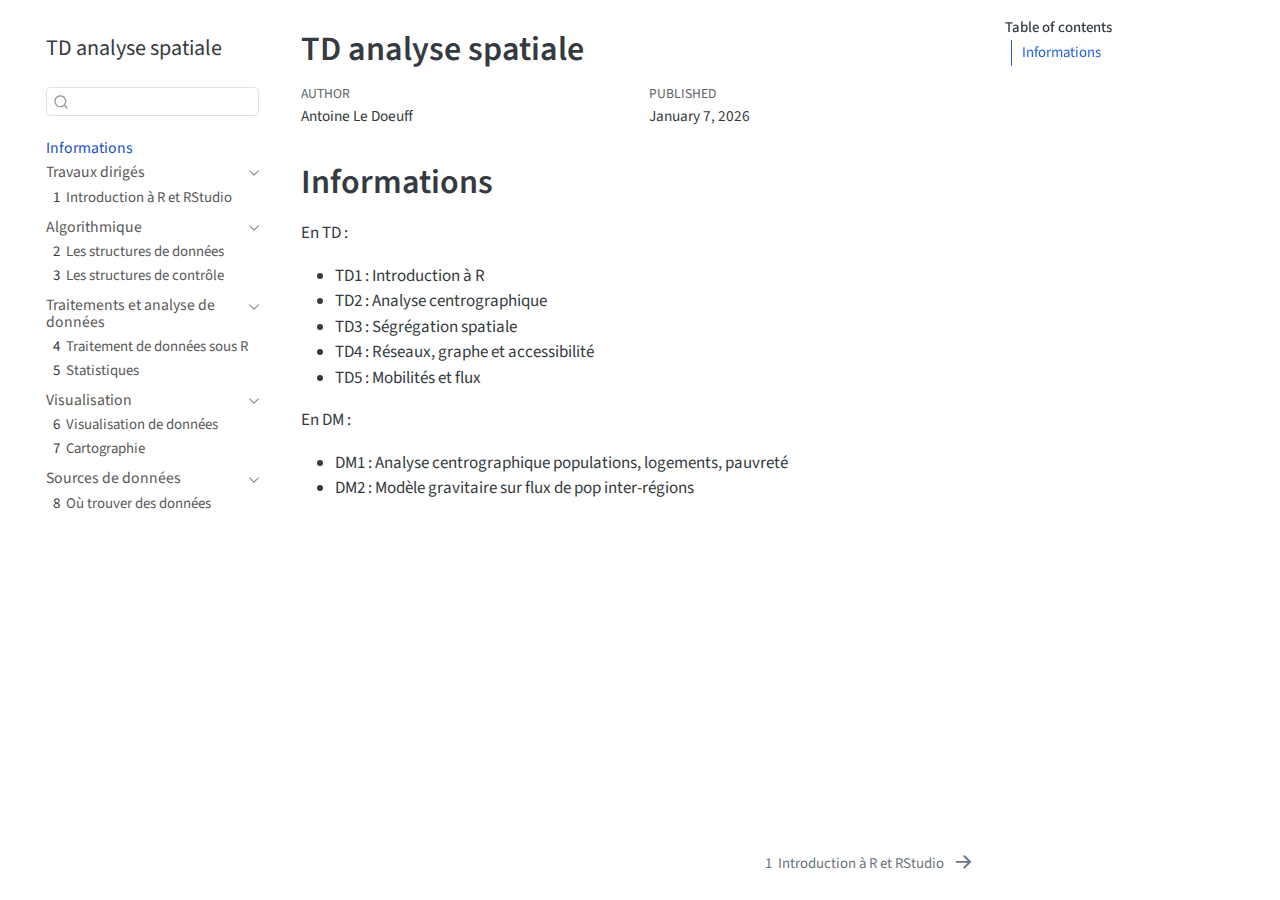
<file: _book/index.html>
<!DOCTYPE html>
<html xmlns="http://www.w3.org/1999/xhtml" lang="en" xml:lang="en"><head>

<meta charset="utf-8">
<meta name="generator" content="quarto-1.7.31">

<meta name="viewport" content="width=device-width, initial-scale=1.0, user-scalable=yes">

<meta name="author" content="Antoine Le Doeuff">
<meta name="dcterms.date" content="2026-01-07">

<title>TD analyse spatiale</title>
<style>
code{white-space: pre-wrap;}
span.smallcaps{font-variant: small-caps;}
div.columns{display: flex; gap: min(4vw, 1.5em);}
div.column{flex: auto; overflow-x: auto;}
div.hanging-indent{margin-left: 1.5em; text-indent: -1.5em;}
ul.task-list{list-style: none;}
ul.task-list li input[type="checkbox"] {
  width: 0.8em;
  margin: 0 0.8em 0.2em -1em; /* quarto-specific, see https://github.com/quarto-dev/quarto-cli/issues/4556 */ 
  vertical-align: middle;
}
</style>


<script src="site_libs/quarto-nav/quarto-nav.js"></script>
<script src="site_libs/quarto-nav/headroom.min.js"></script>
<script src="site_libs/clipboard/clipboard.min.js"></script>
<script src="site_libs/quarto-search/autocomplete.umd.js"></script>
<script src="site_libs/quarto-search/fuse.min.js"></script>
<script src="site_libs/quarto-search/quarto-search.js"></script>
<meta name="quarto:offset" content="./">
<link href="./00_intro_r/intro_r.html" rel="next">
<script src="site_libs/quarto-html/quarto.js" type="module"></script>
<script src="site_libs/quarto-html/tabsets/tabsets.js" type="module"></script>
<script src="site_libs/quarto-html/popper.min.js"></script>
<script src="site_libs/quarto-html/tippy.umd.min.js"></script>
<script src="site_libs/quarto-html/anchor.min.js"></script>
<link href="site_libs/quarto-html/tippy.css" rel="stylesheet">
<link href="site_libs/quarto-html/quarto-syntax-highlighting-e1a5c8363afafaef2c763b6775fbf3ca.css" rel="stylesheet" id="quarto-text-highlighting-styles">
<script src="site_libs/bootstrap/bootstrap.min.js"></script>
<link href="site_libs/bootstrap/bootstrap-icons.css" rel="stylesheet">
<link href="site_libs/bootstrap/bootstrap-c0f8282d1904867bd677e0497fc46e93.min.css" rel="stylesheet" append-hash="true" id="quarto-bootstrap" data-mode="light">
<script id="quarto-search-options" type="application/json">{
  "location": "sidebar",
  "copy-button": false,
  "collapse-after": 3,
  "panel-placement": "start",
  "type": "textbox",
  "limit": 50,
  "keyboard-shortcut": [
    "f",
    "/",
    "s"
  ],
  "show-item-context": false,
  "language": {
    "search-no-results-text": "No results",
    "search-matching-documents-text": "matching documents",
    "search-copy-link-title": "Copy link to search",
    "search-hide-matches-text": "Hide additional matches",
    "search-more-match-text": "more match in this document",
    "search-more-matches-text": "more matches in this document",
    "search-clear-button-title": "Clear",
    "search-text-placeholder": "",
    "search-detached-cancel-button-title": "Cancel",
    "search-submit-button-title": "Submit",
    "search-label": "Search"
  }
}</script>


</head>

<body class="nav-sidebar floating quarto-light">

<div id="quarto-search-results"></div>
  <header id="quarto-header" class="headroom fixed-top">
  <nav class="quarto-secondary-nav">
    <div class="container-fluid d-flex">
      <button type="button" class="quarto-btn-toggle btn" data-bs-toggle="collapse" role="button" data-bs-target=".quarto-sidebar-collapse-item" aria-controls="quarto-sidebar" aria-expanded="false" aria-label="Toggle sidebar navigation" onclick="if (window.quartoToggleHeadroom) { window.quartoToggleHeadroom(); }">
        <i class="bi bi-layout-text-sidebar-reverse"></i>
      </button>
        <nav class="quarto-page-breadcrumbs" aria-label="breadcrumb"><ol class="breadcrumb"><li class="breadcrumb-item"><a href="./index.html">Informations</a></li></ol></nav>
        <a class="flex-grow-1" role="navigation" data-bs-toggle="collapse" data-bs-target=".quarto-sidebar-collapse-item" aria-controls="quarto-sidebar" aria-expanded="false" aria-label="Toggle sidebar navigation" onclick="if (window.quartoToggleHeadroom) { window.quartoToggleHeadroom(); }">      
        </a>
      <button type="button" class="btn quarto-search-button" aria-label="Search" onclick="window.quartoOpenSearch();">
        <i class="bi bi-search"></i>
      </button>
    </div>
  </nav>
</header>
<!-- content -->
<div id="quarto-content" class="quarto-container page-columns page-rows-contents page-layout-article">
<!-- sidebar -->
  <nav id="quarto-sidebar" class="sidebar collapse collapse-horizontal quarto-sidebar-collapse-item sidebar-navigation floating overflow-auto">
    <div class="pt-lg-2 mt-2 text-left sidebar-header">
    <div class="sidebar-title mb-0 py-0">
      <a href="./">TD analyse spatiale</a> 
    </div>
      </div>
        <div class="mt-2 flex-shrink-0 align-items-center">
        <div class="sidebar-search">
        <div id="quarto-search" class="" title="Search"></div>
        </div>
        </div>
    <div class="sidebar-menu-container"> 
    <ul class="list-unstyled mt-1">
        <li class="sidebar-item">
  <div class="sidebar-item-container"> 
  <a href="./index.html" class="sidebar-item-text sidebar-link active">
 <span class="menu-text">Informations</span></a>
  </div>
</li>
        <li class="sidebar-item sidebar-item-section">
      <div class="sidebar-item-container"> 
            <a class="sidebar-item-text sidebar-link text-start" data-bs-toggle="collapse" data-bs-target="#quarto-sidebar-section-1" role="navigation" aria-expanded="true">
 <span class="menu-text">Travaux dirigés</span></a>
          <a class="sidebar-item-toggle text-start" data-bs-toggle="collapse" data-bs-target="#quarto-sidebar-section-1" role="navigation" aria-expanded="true" aria-label="Toggle section">
            <i class="bi bi-chevron-right ms-2"></i>
          </a> 
      </div>
      <ul id="quarto-sidebar-section-1" class="collapse list-unstyled sidebar-section depth1 show">  
          <li class="sidebar-item">
  <div class="sidebar-item-container"> 
  <a href="./00_intro_r/intro_r.html" class="sidebar-item-text sidebar-link">
 <span class="menu-text"><span class="chapter-number">1</span>&nbsp; <span class="chapter-title">Introduction à R et RStudio</span></span></a>
  </div>
</li>
      </ul>
  </li>
        <li class="sidebar-item sidebar-item-section">
      <div class="sidebar-item-container"> 
            <a class="sidebar-item-text sidebar-link text-start" data-bs-toggle="collapse" data-bs-target="#quarto-sidebar-section-2" role="navigation" aria-expanded="true">
 <span class="menu-text">Algorithmique</span></a>
          <a class="sidebar-item-toggle text-start" data-bs-toggle="collapse" data-bs-target="#quarto-sidebar-section-2" role="navigation" aria-expanded="true" aria-label="Toggle section">
            <i class="bi bi-chevron-right ms-2"></i>
          </a> 
      </div>
      <ul id="quarto-sidebar-section-2" class="collapse list-unstyled sidebar-section depth1 show">  
          <li class="sidebar-item">
  <div class="sidebar-item-container"> 
  <a href="./ressources/algorithmique/structure_donnees.html" class="sidebar-item-text sidebar-link">
 <span class="menu-text"><span class="chapter-number">2</span>&nbsp; <span class="chapter-title">Les structures de données</span></span></a>
  </div>
</li>
          <li class="sidebar-item">
  <div class="sidebar-item-container"> 
  <a href="./ressources/algorithmique/structure_controle.html" class="sidebar-item-text sidebar-link">
 <span class="menu-text"><span class="chapter-number">3</span>&nbsp; <span class="chapter-title">Les structures de contrôle</span></span></a>
  </div>
</li>
      </ul>
  </li>
        <li class="sidebar-item sidebar-item-section">
      <div class="sidebar-item-container"> 
            <a class="sidebar-item-text sidebar-link text-start" data-bs-toggle="collapse" data-bs-target="#quarto-sidebar-section-3" role="navigation" aria-expanded="true">
 <span class="menu-text">Traitements et analyse de données</span></a>
          <a class="sidebar-item-toggle text-start" data-bs-toggle="collapse" data-bs-target="#quarto-sidebar-section-3" role="navigation" aria-expanded="true" aria-label="Toggle section">
            <i class="bi bi-chevron-right ms-2"></i>
          </a> 
      </div>
      <ul id="quarto-sidebar-section-3" class="collapse list-unstyled sidebar-section depth1 show">  
          <li class="sidebar-item">
  <div class="sidebar-item-container"> 
  <a href="./ressources/data_process/data_basic.html" class="sidebar-item-text sidebar-link">
 <span class="menu-text"><span class="chapter-number">4</span>&nbsp; <span class="chapter-title">Traitement de données sous R</span></span></a>
  </div>
</li>
          <li class="sidebar-item">
  <div class="sidebar-item-container"> 
  <a href="./ressources/stats/stats.html" class="sidebar-item-text sidebar-link">
 <span class="menu-text"><span class="chapter-number">5</span>&nbsp; <span class="chapter-title">Statistiques</span></span></a>
  </div>
</li>
      </ul>
  </li>
        <li class="sidebar-item sidebar-item-section">
      <div class="sidebar-item-container"> 
            <a class="sidebar-item-text sidebar-link text-start" data-bs-toggle="collapse" data-bs-target="#quarto-sidebar-section-4" role="navigation" aria-expanded="true">
 <span class="menu-text">Visualisation</span></a>
          <a class="sidebar-item-toggle text-start" data-bs-toggle="collapse" data-bs-target="#quarto-sidebar-section-4" role="navigation" aria-expanded="true" aria-label="Toggle section">
            <i class="bi bi-chevron-right ms-2"></i>
          </a> 
      </div>
      <ul id="quarto-sidebar-section-4" class="collapse list-unstyled sidebar-section depth1 show">  
          <li class="sidebar-item">
  <div class="sidebar-item-container"> 
  <a href="./ressources/viz/graph.html" class="sidebar-item-text sidebar-link">
 <span class="menu-text"><span class="chapter-number">6</span>&nbsp; <span class="chapter-title">Visualisation de données</span></span></a>
  </div>
</li>
          <li class="sidebar-item">
  <div class="sidebar-item-container"> 
  <a href="./ressources/viz/map.html" class="sidebar-item-text sidebar-link">
 <span class="menu-text"><span class="chapter-number">7</span>&nbsp; <span class="chapter-title">Cartographie</span></span></a>
  </div>
</li>
      </ul>
  </li>
        <li class="sidebar-item sidebar-item-section">
      <div class="sidebar-item-container"> 
            <a class="sidebar-item-text sidebar-link text-start" data-bs-toggle="collapse" data-bs-target="#quarto-sidebar-section-5" role="navigation" aria-expanded="true">
 <span class="menu-text">Sources de données</span></a>
          <a class="sidebar-item-toggle text-start" data-bs-toggle="collapse" data-bs-target="#quarto-sidebar-section-5" role="navigation" aria-expanded="true" aria-label="Toggle section">
            <i class="bi bi-chevron-right ms-2"></i>
          </a> 
      </div>
      <ul id="quarto-sidebar-section-5" class="collapse list-unstyled sidebar-section depth1 show">  
          <li class="sidebar-item">
  <div class="sidebar-item-container"> 
  <a href="./ressources/where_data/where_data.html" class="sidebar-item-text sidebar-link">
 <span class="menu-text"><span class="chapter-number">8</span>&nbsp; <span class="chapter-title">Où trouver des données</span></span></a>
  </div>
</li>
      </ul>
  </li>
    </ul>
    </div>
</nav>
<div id="quarto-sidebar-glass" class="quarto-sidebar-collapse-item" data-bs-toggle="collapse" data-bs-target=".quarto-sidebar-collapse-item"></div>
<!-- margin-sidebar -->
    <div id="quarto-margin-sidebar" class="sidebar margin-sidebar">
        <nav id="TOC" role="doc-toc" class="toc-active">
    <h2 id="toc-title">Table of contents</h2>
   
  <ul>
  <li><a href="#informations" id="toc-informations" class="nav-link active" data-scroll-target="#informations">Informations</a></li>
  </ul>
</nav>
    </div>
<!-- main -->
<main class="content" id="quarto-document-content">

<header id="title-block-header" class="quarto-title-block default">
<div class="quarto-title">
<h1 class="title">TD analyse spatiale</h1>
</div>



<div class="quarto-title-meta">

    <div>
    <div class="quarto-title-meta-heading">Author</div>
    <div class="quarto-title-meta-contents">
             <p>Antoine Le Doeuff </p>
          </div>
  </div>
    
    <div>
    <div class="quarto-title-meta-heading">Published</div>
    <div class="quarto-title-meta-contents">
      <p class="date">January 7, 2026</p>
    </div>
  </div>
  
    
  </div>
  


</header>


<section id="informations" class="level1 unnumbered">
<h1 class="unnumbered">Informations</h1>
<p>En TD :</p>
<ul>
<li>TD1 : Introduction à R</li>
<li>TD2 : Analyse centrographique</li>
<li>TD3 : Ségrégation spatiale</li>
<li>TD4 : Réseaux, graphe et accessibilité</li>
<li>TD5 : Mobilités et flux</li>
</ul>
<p>En DM :</p>
<ul>
<li>DM1 : Analyse centrographique populations, logements, pauvreté</li>
<li>DM2 : Modèle gravitaire sur flux de pop inter-régions</li>
</ul>


</section>

</main> <!-- /main -->
<script id="quarto-html-after-body" type="application/javascript">
  window.document.addEventListener("DOMContentLoaded", function (event) {
    const icon = "";
    const anchorJS = new window.AnchorJS();
    anchorJS.options = {
      placement: 'right',
      icon: icon
    };
    anchorJS.add('.anchored');
    const isCodeAnnotation = (el) => {
      for (const clz of el.classList) {
        if (clz.startsWith('code-annotation-')) {                     
          return true;
        }
      }
      return false;
    }
    const onCopySuccess = function(e) {
      // button target
      const button = e.trigger;
      // don't keep focus
      button.blur();
      // flash "checked"
      button.classList.add('code-copy-button-checked');
      var currentTitle = button.getAttribute("title");
      button.setAttribute("title", "Copied!");
      let tooltip;
      if (window.bootstrap) {
        button.setAttribute("data-bs-toggle", "tooltip");
        button.setAttribute("data-bs-placement", "left");
        button.setAttribute("data-bs-title", "Copied!");
        tooltip = new bootstrap.Tooltip(button, 
          { trigger: "manual", 
            customClass: "code-copy-button-tooltip",
            offset: [0, -8]});
        tooltip.show();    
      }
      setTimeout(function() {
        if (tooltip) {
          tooltip.hide();
          button.removeAttribute("data-bs-title");
          button.removeAttribute("data-bs-toggle");
          button.removeAttribute("data-bs-placement");
        }
        button.setAttribute("title", currentTitle);
        button.classList.remove('code-copy-button-checked');
      }, 1000);
      // clear code selection
      e.clearSelection();
    }
    const getTextToCopy = function(trigger) {
        const codeEl = trigger.previousElementSibling.cloneNode(true);
        for (const childEl of codeEl.children) {
          if (isCodeAnnotation(childEl)) {
            childEl.remove();
          }
        }
        return codeEl.innerText;
    }
    const clipboard = new window.ClipboardJS('.code-copy-button:not([data-in-quarto-modal])', {
      text: getTextToCopy
    });
    clipboard.on('success', onCopySuccess);
    if (window.document.getElementById('quarto-embedded-source-code-modal')) {
      const clipboardModal = new window.ClipboardJS('.code-copy-button[data-in-quarto-modal]', {
        text: getTextToCopy,
        container: window.document.getElementById('quarto-embedded-source-code-modal')
      });
      clipboardModal.on('success', onCopySuccess);
    }
      var localhostRegex = new RegExp(/^(?:http|https):\/\/localhost\:?[0-9]*\//);
      var mailtoRegex = new RegExp(/^mailto:/);
        var filterRegex = new RegExp('/' + window.location.host + '/');
      var isInternal = (href) => {
          return filterRegex.test(href) || localhostRegex.test(href) || mailtoRegex.test(href);
      }
      // Inspect non-navigation links and adorn them if external
     var links = window.document.querySelectorAll('a[href]:not(.nav-link):not(.navbar-brand):not(.toc-action):not(.sidebar-link):not(.sidebar-item-toggle):not(.pagination-link):not(.no-external):not([aria-hidden]):not(.dropdown-item):not(.quarto-navigation-tool):not(.about-link)');
      for (var i=0; i<links.length; i++) {
        const link = links[i];
        if (!isInternal(link.href)) {
          // undo the damage that might have been done by quarto-nav.js in the case of
          // links that we want to consider external
          if (link.dataset.originalHref !== undefined) {
            link.href = link.dataset.originalHref;
          }
        }
      }
    function tippyHover(el, contentFn, onTriggerFn, onUntriggerFn) {
      const config = {
        allowHTML: true,
        maxWidth: 500,
        delay: 100,
        arrow: false,
        appendTo: function(el) {
            return el.parentElement;
        },
        interactive: true,
        interactiveBorder: 10,
        theme: 'quarto',
        placement: 'bottom-start',
      };
      if (contentFn) {
        config.content = contentFn;
      }
      if (onTriggerFn) {
        config.onTrigger = onTriggerFn;
      }
      if (onUntriggerFn) {
        config.onUntrigger = onUntriggerFn;
      }
      window.tippy(el, config); 
    }
    const noterefs = window.document.querySelectorAll('a[role="doc-noteref"]');
    for (var i=0; i<noterefs.length; i++) {
      const ref = noterefs[i];
      tippyHover(ref, function() {
        // use id or data attribute instead here
        let href = ref.getAttribute('data-footnote-href') || ref.getAttribute('href');
        try { href = new URL(href).hash; } catch {}
        const id = href.replace(/^#\/?/, "");
        const note = window.document.getElementById(id);
        if (note) {
          return note.innerHTML;
        } else {
          return "";
        }
      });
    }
    const xrefs = window.document.querySelectorAll('a.quarto-xref');
    const processXRef = (id, note) => {
      // Strip column container classes
      const stripColumnClz = (el) => {
        el.classList.remove("page-full", "page-columns");
        if (el.children) {
          for (const child of el.children) {
            stripColumnClz(child);
          }
        }
      }
      stripColumnClz(note)
      if (id === null || id.startsWith('sec-')) {
        // Special case sections, only their first couple elements
        const container = document.createElement("div");
        if (note.children && note.children.length > 2) {
          container.appendChild(note.children[0].cloneNode(true));
          for (let i = 1; i < note.children.length; i++) {
            const child = note.children[i];
            if (child.tagName === "P" && child.innerText === "") {
              continue;
            } else {
              container.appendChild(child.cloneNode(true));
              break;
            }
          }
          if (window.Quarto?.typesetMath) {
            window.Quarto.typesetMath(container);
          }
          return container.innerHTML
        } else {
          if (window.Quarto?.typesetMath) {
            window.Quarto.typesetMath(note);
          }
          return note.innerHTML;
        }
      } else {
        // Remove any anchor links if they are present
        const anchorLink = note.querySelector('a.anchorjs-link');
        if (anchorLink) {
          anchorLink.remove();
        }
        if (window.Quarto?.typesetMath) {
          window.Quarto.typesetMath(note);
        }
        if (note.classList.contains("callout")) {
          return note.outerHTML;
        } else {
          return note.innerHTML;
        }
      }
    }
    for (var i=0; i<xrefs.length; i++) {
      const xref = xrefs[i];
      tippyHover(xref, undefined, function(instance) {
        instance.disable();
        let url = xref.getAttribute('href');
        let hash = undefined; 
        if (url.startsWith('#')) {
          hash = url;
        } else {
          try { hash = new URL(url).hash; } catch {}
        }
        if (hash) {
          const id = hash.replace(/^#\/?/, "");
          const note = window.document.getElementById(id);
          if (note !== null) {
            try {
              const html = processXRef(id, note.cloneNode(true));
              instance.setContent(html);
            } finally {
              instance.enable();
              instance.show();
            }
          } else {
            // See if we can fetch this
            fetch(url.split('#')[0])
            .then(res => res.text())
            .then(html => {
              const parser = new DOMParser();
              const htmlDoc = parser.parseFromString(html, "text/html");
              const note = htmlDoc.getElementById(id);
              if (note !== null) {
                const html = processXRef(id, note);
                instance.setContent(html);
              } 
            }).finally(() => {
              instance.enable();
              instance.show();
            });
          }
        } else {
          // See if we can fetch a full url (with no hash to target)
          // This is a special case and we should probably do some content thinning / targeting
          fetch(url)
          .then(res => res.text())
          .then(html => {
            const parser = new DOMParser();
            const htmlDoc = parser.parseFromString(html, "text/html");
            const note = htmlDoc.querySelector('main.content');
            if (note !== null) {
              // This should only happen for chapter cross references
              // (since there is no id in the URL)
              // remove the first header
              if (note.children.length > 0 && note.children[0].tagName === "HEADER") {
                note.children[0].remove();
              }
              const html = processXRef(null, note);
              instance.setContent(html);
            } 
          }).finally(() => {
            instance.enable();
            instance.show();
          });
        }
      }, function(instance) {
      });
    }
        let selectedAnnoteEl;
        const selectorForAnnotation = ( cell, annotation) => {
          let cellAttr = 'data-code-cell="' + cell + '"';
          let lineAttr = 'data-code-annotation="' +  annotation + '"';
          const selector = 'span[' + cellAttr + '][' + lineAttr + ']';
          return selector;
        }
        const selectCodeLines = (annoteEl) => {
          const doc = window.document;
          const targetCell = annoteEl.getAttribute("data-target-cell");
          const targetAnnotation = annoteEl.getAttribute("data-target-annotation");
          const annoteSpan = window.document.querySelector(selectorForAnnotation(targetCell, targetAnnotation));
          const lines = annoteSpan.getAttribute("data-code-lines").split(",");
          const lineIds = lines.map((line) => {
            return targetCell + "-" + line;
          })
          let top = null;
          let height = null;
          let parent = null;
          if (lineIds.length > 0) {
              //compute the position of the single el (top and bottom and make a div)
              const el = window.document.getElementById(lineIds[0]);
              top = el.offsetTop;
              height = el.offsetHeight;
              parent = el.parentElement.parentElement;
            if (lineIds.length > 1) {
              const lastEl = window.document.getElementById(lineIds[lineIds.length - 1]);
              const bottom = lastEl.offsetTop + lastEl.offsetHeight;
              height = bottom - top;
            }
            if (top !== null && height !== null && parent !== null) {
              // cook up a div (if necessary) and position it 
              let div = window.document.getElementById("code-annotation-line-highlight");
              if (div === null) {
                div = window.document.createElement("div");
                div.setAttribute("id", "code-annotation-line-highlight");
                div.style.position = 'absolute';
                parent.appendChild(div);
              }
              div.style.top = top - 2 + "px";
              div.style.height = height + 4 + "px";
              div.style.left = 0;
              let gutterDiv = window.document.getElementById("code-annotation-line-highlight-gutter");
              if (gutterDiv === null) {
                gutterDiv = window.document.createElement("div");
                gutterDiv.setAttribute("id", "code-annotation-line-highlight-gutter");
                gutterDiv.style.position = 'absolute';
                const codeCell = window.document.getElementById(targetCell);
                const gutter = codeCell.querySelector('.code-annotation-gutter');
                gutter.appendChild(gutterDiv);
              }
              gutterDiv.style.top = top - 2 + "px";
              gutterDiv.style.height = height + 4 + "px";
            }
            selectedAnnoteEl = annoteEl;
          }
        };
        const unselectCodeLines = () => {
          const elementsIds = ["code-annotation-line-highlight", "code-annotation-line-highlight-gutter"];
          elementsIds.forEach((elId) => {
            const div = window.document.getElementById(elId);
            if (div) {
              div.remove();
            }
          });
          selectedAnnoteEl = undefined;
        };
          // Handle positioning of the toggle
      window.addEventListener(
        "resize",
        throttle(() => {
          elRect = undefined;
          if (selectedAnnoteEl) {
            selectCodeLines(selectedAnnoteEl);
          }
        }, 10)
      );
      function throttle(fn, ms) {
      let throttle = false;
      let timer;
        return (...args) => {
          if(!throttle) { // first call gets through
              fn.apply(this, args);
              throttle = true;
          } else { // all the others get throttled
              if(timer) clearTimeout(timer); // cancel #2
              timer = setTimeout(() => {
                fn.apply(this, args);
                timer = throttle = false;
              }, ms);
          }
        };
      }
        // Attach click handler to the DT
        const annoteDls = window.document.querySelectorAll('dt[data-target-cell]');
        for (const annoteDlNode of annoteDls) {
          annoteDlNode.addEventListener('click', (event) => {
            const clickedEl = event.target;
            if (clickedEl !== selectedAnnoteEl) {
              unselectCodeLines();
              const activeEl = window.document.querySelector('dt[data-target-cell].code-annotation-active');
              if (activeEl) {
                activeEl.classList.remove('code-annotation-active');
              }
              selectCodeLines(clickedEl);
              clickedEl.classList.add('code-annotation-active');
            } else {
              // Unselect the line
              unselectCodeLines();
              clickedEl.classList.remove('code-annotation-active');
            }
          });
        }
    const findCites = (el) => {
      const parentEl = el.parentElement;
      if (parentEl) {
        const cites = parentEl.dataset.cites;
        if (cites) {
          return {
            el,
            cites: cites.split(' ')
          };
        } else {
          return findCites(el.parentElement)
        }
      } else {
        return undefined;
      }
    };
    var bibliorefs = window.document.querySelectorAll('a[role="doc-biblioref"]');
    for (var i=0; i<bibliorefs.length; i++) {
      const ref = bibliorefs[i];
      const citeInfo = findCites(ref);
      if (citeInfo) {
        tippyHover(citeInfo.el, function() {
          var popup = window.document.createElement('div');
          citeInfo.cites.forEach(function(cite) {
            var citeDiv = window.document.createElement('div');
            citeDiv.classList.add('hanging-indent');
            citeDiv.classList.add('csl-entry');
            var biblioDiv = window.document.getElementById('ref-' + cite);
            if (biblioDiv) {
              citeDiv.innerHTML = biblioDiv.innerHTML;
            }
            popup.appendChild(citeDiv);
          });
          return popup.innerHTML;
        });
      }
    }
  });
  </script>
<nav class="page-navigation">
  <div class="nav-page nav-page-previous">
  </div>
  <div class="nav-page nav-page-next">
      <a href="./00_intro_r/intro_r.html" class="pagination-link" aria-label="Introduction à R et RStudio">
        <span class="nav-page-text"><span class="chapter-number">1</span>&nbsp; <span class="chapter-title">Introduction à R et RStudio</span></span> <i class="bi bi-arrow-right-short"></i>
      </a>
  </div>
</nav>
</div> <!-- /content -->




</body></html>
</file>
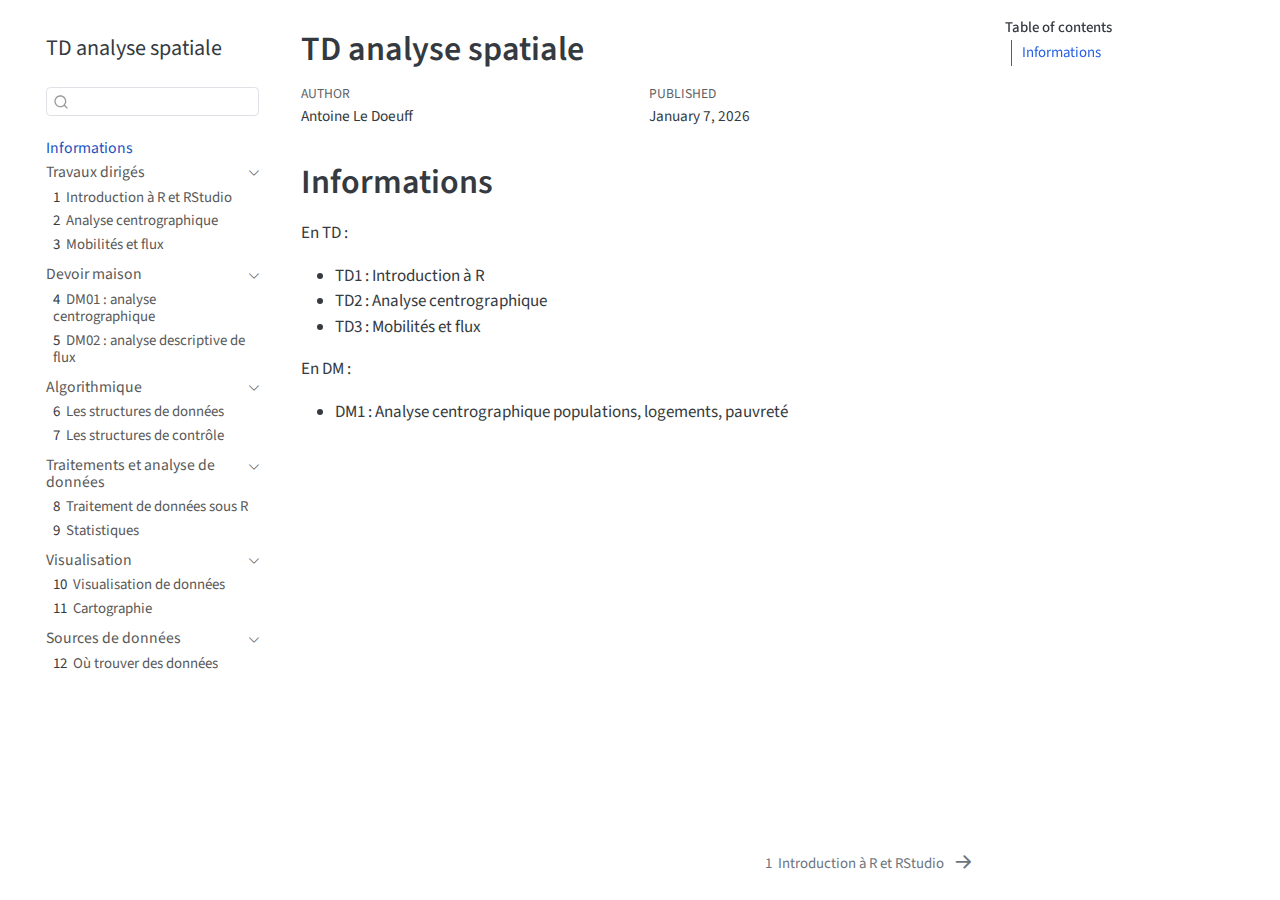
<file: docs/index.html>
<!DOCTYPE html>
<html xmlns="http://www.w3.org/1999/xhtml" lang="en" xml:lang="en"><head>

<meta charset="utf-8">
<meta name="generator" content="quarto-1.8.27">

<meta name="viewport" content="width=device-width, initial-scale=1.0, user-scalable=yes">

<meta name="author" content="Antoine Le Doeuff">
<meta name="dcterms.date" content="2026-01-07">

<title>TD analyse spatiale</title>
<style>
code{white-space: pre-wrap;}
span.smallcaps{font-variant: small-caps;}
div.columns{display: flex; gap: min(4vw, 1.5em);}
div.column{flex: auto; overflow-x: auto;}
div.hanging-indent{margin-left: 1.5em; text-indent: -1.5em;}
ul.task-list{list-style: none;}
ul.task-list li input[type="checkbox"] {
  width: 0.8em;
  margin: 0 0.8em 0.2em -1em; /* quarto-specific, see https://github.com/quarto-dev/quarto-cli/issues/4556 */ 
  vertical-align: middle;
}
</style>


<script src="site_libs/quarto-nav/quarto-nav.js"></script>
<script src="site_libs/quarto-nav/headroom.min.js"></script>
<script src="site_libs/clipboard/clipboard.min.js"></script>
<script src="site_libs/quarto-search/autocomplete.umd.js"></script>
<script src="site_libs/quarto-search/fuse.min.js"></script>
<script src="site_libs/quarto-search/quarto-search.js"></script>
<meta name="quarto:offset" content="./">
<link href="./00_intro_r/intro_r.html" rel="next">
<script src="site_libs/quarto-html/quarto.js" type="module"></script>
<script src="site_libs/quarto-html/tabsets/tabsets.js" type="module"></script>
<script src="site_libs/quarto-html/axe/axe-check.js" type="module"></script>
<script src="site_libs/quarto-html/popper.min.js"></script>
<script src="site_libs/quarto-html/tippy.umd.min.js"></script>
<script src="site_libs/quarto-html/anchor.min.js"></script>
<link href="site_libs/quarto-html/tippy.css" rel="stylesheet">
<link href="site_libs/quarto-html/quarto-syntax-highlighting-ed96de9b727972fe78a7b5d16c58bf87.css" rel="stylesheet" id="quarto-text-highlighting-styles">
<script src="site_libs/bootstrap/bootstrap.min.js"></script>
<link href="site_libs/bootstrap/bootstrap-icons.css" rel="stylesheet">
<link href="site_libs/bootstrap/bootstrap-312502324fd5d0c0dc447282f1b6b698.min.css" rel="stylesheet" append-hash="true" id="quarto-bootstrap" data-mode="light">
<script id="quarto-search-options" type="application/json">{
  "location": "sidebar",
  "copy-button": false,
  "collapse-after": 3,
  "panel-placement": "start",
  "type": "textbox",
  "limit": 50,
  "keyboard-shortcut": [
    "f",
    "/",
    "s"
  ],
  "show-item-context": false,
  "language": {
    "search-no-results-text": "No results",
    "search-matching-documents-text": "matching documents",
    "search-copy-link-title": "Copy link to search",
    "search-hide-matches-text": "Hide additional matches",
    "search-more-match-text": "more match in this document",
    "search-more-matches-text": "more matches in this document",
    "search-clear-button-title": "Clear",
    "search-text-placeholder": "",
    "search-detached-cancel-button-title": "Cancel",
    "search-submit-button-title": "Submit",
    "search-label": "Search"
  }
}</script>


</head>

<body class="nav-sidebar floating quarto-light">

<div id="quarto-search-results"></div>
  <header id="quarto-header" class="headroom fixed-top">
  <nav class="quarto-secondary-nav">
    <div class="container-fluid d-flex">
      <button type="button" class="quarto-btn-toggle btn" data-bs-toggle="collapse" role="button" data-bs-target=".quarto-sidebar-collapse-item" aria-controls="quarto-sidebar" aria-expanded="false" aria-label="Toggle sidebar navigation" onclick="if (window.quartoToggleHeadroom) { window.quartoToggleHeadroom(); }">
        <i class="bi bi-layout-text-sidebar-reverse"></i>
      </button>
        <nav class="quarto-page-breadcrumbs" aria-label="breadcrumb"><ol class="breadcrumb"><li class="breadcrumb-item"><a href="./index.html">Informations</a></li></ol></nav>
        <a class="flex-grow-1" role="navigation" data-bs-toggle="collapse" data-bs-target=".quarto-sidebar-collapse-item" aria-controls="quarto-sidebar" aria-expanded="false" aria-label="Toggle sidebar navigation" onclick="if (window.quartoToggleHeadroom) { window.quartoToggleHeadroom(); }">      
        </a>
      <button type="button" class="btn quarto-search-button" aria-label="Search" onclick="window.quartoOpenSearch();">
        <i class="bi bi-search"></i>
      </button>
    </div>
  </nav>
</header>
<!-- content -->
<div id="quarto-content" class="quarto-container page-columns page-rows-contents page-layout-article">
<!-- sidebar -->
  <nav id="quarto-sidebar" class="sidebar collapse collapse-horizontal quarto-sidebar-collapse-item sidebar-navigation floating overflow-auto">
    <div class="pt-lg-2 mt-2 text-left sidebar-header">
    <div class="sidebar-title mb-0 py-0">
      <a href="./">TD analyse spatiale</a> 
    </div>
      </div>
        <div class="mt-2 flex-shrink-0 align-items-center">
        <div class="sidebar-search">
        <div id="quarto-search" class="" title="Search"></div>
        </div>
        </div>
    <div class="sidebar-menu-container"> 
    <ul class="list-unstyled mt-1">
        <li class="sidebar-item">
  <div class="sidebar-item-container"> 
  <a href="./index.html" class="sidebar-item-text sidebar-link active">
 <span class="menu-text">Informations</span></a>
  </div>
</li>
        <li class="sidebar-item sidebar-item-section">
      <div class="sidebar-item-container"> 
            <a class="sidebar-item-text sidebar-link text-start" data-bs-toggle="collapse" data-bs-target="#quarto-sidebar-section-1" role="navigation" aria-expanded="true">
 <span class="menu-text">Travaux dirigés</span></a>
          <a class="sidebar-item-toggle text-start" data-bs-toggle="collapse" data-bs-target="#quarto-sidebar-section-1" role="navigation" aria-expanded="true" aria-label="Toggle section">
            <i class="bi bi-chevron-right ms-2"></i>
          </a> 
      </div>
      <ul id="quarto-sidebar-section-1" class="collapse list-unstyled sidebar-section depth1 show">  
          <li class="sidebar-item">
  <div class="sidebar-item-container"> 
  <a href="./00_intro_r/intro_r.html" class="sidebar-item-text sidebar-link">
 <span class="menu-text"><span class="chapter-number">1</span>&nbsp; <span class="chapter-title">Introduction à R et RStudio</span></span></a>
  </div>
</li>
          <li class="sidebar-item">
  <div class="sidebar-item-container"> 
  <a href="./01_points/semi_points.html" class="sidebar-item-text sidebar-link">
 <span class="menu-text"><span class="chapter-number">2</span>&nbsp; <span class="chapter-title">Analyse centrographique</span></span></a>
  </div>
</li>
          <li class="sidebar-item">
  <div class="sidebar-item-container"> 
  <a href="./02_flux/mobilites_flux.html" class="sidebar-item-text sidebar-link">
 <span class="menu-text"><span class="chapter-number">3</span>&nbsp; <span class="chapter-title">Mobilités et flux</span></span></a>
  </div>
</li>
      </ul>
  </li>
        <li class="sidebar-item sidebar-item-section">
      <div class="sidebar-item-container"> 
            <a class="sidebar-item-text sidebar-link text-start" data-bs-toggle="collapse" data-bs-target="#quarto-sidebar-section-2" role="navigation" aria-expanded="true">
 <span class="menu-text">Devoir maison</span></a>
          <a class="sidebar-item-toggle text-start" data-bs-toggle="collapse" data-bs-target="#quarto-sidebar-section-2" role="navigation" aria-expanded="true" aria-label="Toggle section">
            <i class="bi bi-chevron-right ms-2"></i>
          </a> 
      </div>
      <ul id="quarto-sidebar-section-2" class="collapse list-unstyled sidebar-section depth1 show">  
          <li class="sidebar-item">
  <div class="sidebar-item-container"> 
  <a href="./DM01_centro/dm01_centro.html" class="sidebar-item-text sidebar-link">
 <span class="menu-text"><span class="chapter-number">4</span>&nbsp; <span class="chapter-title">DM01 : analyse centrographique</span></span></a>
  </div>
</li>
          <li class="sidebar-item">
  <div class="sidebar-item-container"> 
  <a href="./DM02_flux/dm02_flux.html" class="sidebar-item-text sidebar-link">
 <span class="menu-text"><span class="chapter-number">5</span>&nbsp; <span class="chapter-title">DM02 : analyse descriptive de flux</span></span></a>
  </div>
</li>
      </ul>
  </li>
        <li class="sidebar-item sidebar-item-section">
      <div class="sidebar-item-container"> 
            <a class="sidebar-item-text sidebar-link text-start" data-bs-toggle="collapse" data-bs-target="#quarto-sidebar-section-3" role="navigation" aria-expanded="true">
 <span class="menu-text">Algorithmique</span></a>
          <a class="sidebar-item-toggle text-start" data-bs-toggle="collapse" data-bs-target="#quarto-sidebar-section-3" role="navigation" aria-expanded="true" aria-label="Toggle section">
            <i class="bi bi-chevron-right ms-2"></i>
          </a> 
      </div>
      <ul id="quarto-sidebar-section-3" class="collapse list-unstyled sidebar-section depth1 show">  
          <li class="sidebar-item">
  <div class="sidebar-item-container"> 
  <a href="./ressources/algorithmique/structure_donnees.html" class="sidebar-item-text sidebar-link">
 <span class="menu-text"><span class="chapter-number">6</span>&nbsp; <span class="chapter-title">Les structures de données</span></span></a>
  </div>
</li>
          <li class="sidebar-item">
  <div class="sidebar-item-container"> 
  <a href="./ressources/algorithmique/structure_controle.html" class="sidebar-item-text sidebar-link">
 <span class="menu-text"><span class="chapter-number">7</span>&nbsp; <span class="chapter-title">Les structures de contrôle</span></span></a>
  </div>
</li>
      </ul>
  </li>
        <li class="sidebar-item sidebar-item-section">
      <div class="sidebar-item-container"> 
            <a class="sidebar-item-text sidebar-link text-start" data-bs-toggle="collapse" data-bs-target="#quarto-sidebar-section-4" role="navigation" aria-expanded="true">
 <span class="menu-text">Traitements et analyse de données</span></a>
          <a class="sidebar-item-toggle text-start" data-bs-toggle="collapse" data-bs-target="#quarto-sidebar-section-4" role="navigation" aria-expanded="true" aria-label="Toggle section">
            <i class="bi bi-chevron-right ms-2"></i>
          </a> 
      </div>
      <ul id="quarto-sidebar-section-4" class="collapse list-unstyled sidebar-section depth1 show">  
          <li class="sidebar-item">
  <div class="sidebar-item-container"> 
  <a href="./ressources/data_process/data_basic.html" class="sidebar-item-text sidebar-link">
 <span class="menu-text"><span class="chapter-number">8</span>&nbsp; <span class="chapter-title">Traitement de données sous R</span></span></a>
  </div>
</li>
          <li class="sidebar-item">
  <div class="sidebar-item-container"> 
  <a href="./ressources/stats/stats.html" class="sidebar-item-text sidebar-link">
 <span class="menu-text"><span class="chapter-number">9</span>&nbsp; <span class="chapter-title">Statistiques</span></span></a>
  </div>
</li>
      </ul>
  </li>
        <li class="sidebar-item sidebar-item-section">
      <div class="sidebar-item-container"> 
            <a class="sidebar-item-text sidebar-link text-start" data-bs-toggle="collapse" data-bs-target="#quarto-sidebar-section-5" role="navigation" aria-expanded="true">
 <span class="menu-text">Visualisation</span></a>
          <a class="sidebar-item-toggle text-start" data-bs-toggle="collapse" data-bs-target="#quarto-sidebar-section-5" role="navigation" aria-expanded="true" aria-label="Toggle section">
            <i class="bi bi-chevron-right ms-2"></i>
          </a> 
      </div>
      <ul id="quarto-sidebar-section-5" class="collapse list-unstyled sidebar-section depth1 show">  
          <li class="sidebar-item">
  <div class="sidebar-item-container"> 
  <a href="./ressources/viz/graph.html" class="sidebar-item-text sidebar-link">
 <span class="menu-text"><span class="chapter-number">10</span>&nbsp; <span class="chapter-title">Visualisation de données</span></span></a>
  </div>
</li>
          <li class="sidebar-item">
  <div class="sidebar-item-container"> 
  <a href="./ressources/viz/map.html" class="sidebar-item-text sidebar-link">
 <span class="menu-text"><span class="chapter-number">11</span>&nbsp; <span class="chapter-title">Cartographie</span></span></a>
  </div>
</li>
      </ul>
  </li>
        <li class="sidebar-item sidebar-item-section">
      <div class="sidebar-item-container"> 
            <a class="sidebar-item-text sidebar-link text-start" data-bs-toggle="collapse" data-bs-target="#quarto-sidebar-section-6" role="navigation" aria-expanded="true">
 <span class="menu-text">Sources de données</span></a>
          <a class="sidebar-item-toggle text-start" data-bs-toggle="collapse" data-bs-target="#quarto-sidebar-section-6" role="navigation" aria-expanded="true" aria-label="Toggle section">
            <i class="bi bi-chevron-right ms-2"></i>
          </a> 
      </div>
      <ul id="quarto-sidebar-section-6" class="collapse list-unstyled sidebar-section depth1 show">  
          <li class="sidebar-item">
  <div class="sidebar-item-container"> 
  <a href="./ressources/where_data/where_data.html" class="sidebar-item-text sidebar-link">
 <span class="menu-text"><span class="chapter-number">12</span>&nbsp; <span class="chapter-title">Où trouver des données</span></span></a>
  </div>
</li>
      </ul>
  </li>
    </ul>
    </div>
</nav>
<div id="quarto-sidebar-glass" class="quarto-sidebar-collapse-item" data-bs-toggle="collapse" data-bs-target=".quarto-sidebar-collapse-item"></div>
<!-- margin-sidebar -->
    <div id="quarto-margin-sidebar" class="sidebar margin-sidebar">
        <nav id="TOC" role="doc-toc" class="toc-active">
    <h2 id="toc-title">Table of contents</h2>
   
  <ul>
  <li><a href="#informations" id="toc-informations" class="nav-link active" data-scroll-target="#informations">Informations</a></li>
  </ul>
</nav>
    </div>
<!-- main -->
<main class="content" id="quarto-document-content">

<header id="title-block-header" class="quarto-title-block default">
<div class="quarto-title">
<h1 class="title">TD analyse spatiale</h1>
</div>



<div class="quarto-title-meta">

    <div>
    <div class="quarto-title-meta-heading">Author</div>
    <div class="quarto-title-meta-contents">
             <p>Antoine Le Doeuff </p>
          </div>
  </div>
    
    <div>
    <div class="quarto-title-meta-heading">Published</div>
    <div class="quarto-title-meta-contents">
      <p class="date">January 7, 2026</p>
    </div>
  </div>
  
    
  </div>
  


</header>


<section id="informations" class="level1 unnumbered">
<h1 class="unnumbered">Informations</h1>
<p>En TD :</p>
<ul>
<li>TD1 : Introduction à R</li>
<li>TD2 : Analyse centrographique</li>
<li>TD3 : Mobilités et flux</li>
</ul>
<p>En DM :</p>
<ul>
<li>DM1 : Analyse centrographique populations, logements, pauvreté</li>
</ul>


</section>

</main> <!-- /main -->
<script id="quarto-html-after-body" type="application/javascript">
  window.document.addEventListener("DOMContentLoaded", function (event) {
    const icon = "";
    const anchorJS = new window.AnchorJS();
    anchorJS.options = {
      placement: 'right',
      icon: icon
    };
    anchorJS.add('.anchored');
    const isCodeAnnotation = (el) => {
      for (const clz of el.classList) {
        if (clz.startsWith('code-annotation-')) {                     
          return true;
        }
      }
      return false;
    }
    const onCopySuccess = function(e) {
      // button target
      const button = e.trigger;
      // don't keep focus
      button.blur();
      // flash "checked"
      button.classList.add('code-copy-button-checked');
      var currentTitle = button.getAttribute("title");
      button.setAttribute("title", "Copied!");
      let tooltip;
      if (window.bootstrap) {
        button.setAttribute("data-bs-toggle", "tooltip");
        button.setAttribute("data-bs-placement", "left");
        button.setAttribute("data-bs-title", "Copied!");
        tooltip = new bootstrap.Tooltip(button, 
          { trigger: "manual", 
            customClass: "code-copy-button-tooltip",
            offset: [0, -8]});
        tooltip.show();    
      }
      setTimeout(function() {
        if (tooltip) {
          tooltip.hide();
          button.removeAttribute("data-bs-title");
          button.removeAttribute("data-bs-toggle");
          button.removeAttribute("data-bs-placement");
        }
        button.setAttribute("title", currentTitle);
        button.classList.remove('code-copy-button-checked');
      }, 1000);
      // clear code selection
      e.clearSelection();
    }
    const getTextToCopy = function(trigger) {
      const outerScaffold = trigger.parentElement.cloneNode(true);
      const codeEl = outerScaffold.querySelector('code');
      for (const childEl of codeEl.children) {
        if (isCodeAnnotation(childEl)) {
          childEl.remove();
        }
      }
      return codeEl.innerText;
    }
    const clipboard = new window.ClipboardJS('.code-copy-button:not([data-in-quarto-modal])', {
      text: getTextToCopy
    });
    clipboard.on('success', onCopySuccess);
    if (window.document.getElementById('quarto-embedded-source-code-modal')) {
      const clipboardModal = new window.ClipboardJS('.code-copy-button[data-in-quarto-modal]', {
        text: getTextToCopy,
        container: window.document.getElementById('quarto-embedded-source-code-modal')
      });
      clipboardModal.on('success', onCopySuccess);
    }
      var localhostRegex = new RegExp(/^(?:http|https):\/\/localhost\:?[0-9]*\//);
      var mailtoRegex = new RegExp(/^mailto:/);
        var filterRegex = new RegExp('/' + window.location.host + '/');
      var isInternal = (href) => {
          return filterRegex.test(href) || localhostRegex.test(href) || mailtoRegex.test(href);
      }
      // Inspect non-navigation links and adorn them if external
     var links = window.document.querySelectorAll('a[href]:not(.nav-link):not(.navbar-brand):not(.toc-action):not(.sidebar-link):not(.sidebar-item-toggle):not(.pagination-link):not(.no-external):not([aria-hidden]):not(.dropdown-item):not(.quarto-navigation-tool):not(.about-link)');
      for (var i=0; i<links.length; i++) {
        const link = links[i];
        if (!isInternal(link.href)) {
          // undo the damage that might have been done by quarto-nav.js in the case of
          // links that we want to consider external
          if (link.dataset.originalHref !== undefined) {
            link.href = link.dataset.originalHref;
          }
        }
      }
    function tippyHover(el, contentFn, onTriggerFn, onUntriggerFn) {
      const config = {
        allowHTML: true,
        maxWidth: 500,
        delay: 100,
        arrow: false,
        appendTo: function(el) {
            return el.parentElement;
        },
        interactive: true,
        interactiveBorder: 10,
        theme: 'quarto',
        placement: 'bottom-start',
      };
      if (contentFn) {
        config.content = contentFn;
      }
      if (onTriggerFn) {
        config.onTrigger = onTriggerFn;
      }
      if (onUntriggerFn) {
        config.onUntrigger = onUntriggerFn;
      }
      window.tippy(el, config); 
    }
    const noterefs = window.document.querySelectorAll('a[role="doc-noteref"]');
    for (var i=0; i<noterefs.length; i++) {
      const ref = noterefs[i];
      tippyHover(ref, function() {
        // use id or data attribute instead here
        let href = ref.getAttribute('data-footnote-href') || ref.getAttribute('href');
        try { href = new URL(href).hash; } catch {}
        const id = href.replace(/^#\/?/, "");
        const note = window.document.getElementById(id);
        if (note) {
          return note.innerHTML;
        } else {
          return "";
        }
      });
    }
    const xrefs = window.document.querySelectorAll('a.quarto-xref');
    const processXRef = (id, note) => {
      // Strip column container classes
      const stripColumnClz = (el) => {
        el.classList.remove("page-full", "page-columns");
        if (el.children) {
          for (const child of el.children) {
            stripColumnClz(child);
          }
        }
      }
      stripColumnClz(note)
      if (id === null || id.startsWith('sec-')) {
        // Special case sections, only their first couple elements
        const container = document.createElement("div");
        if (note.children && note.children.length > 2) {
          container.appendChild(note.children[0].cloneNode(true));
          for (let i = 1; i < note.children.length; i++) {
            const child = note.children[i];
            if (child.tagName === "P" && child.innerText === "") {
              continue;
            } else {
              container.appendChild(child.cloneNode(true));
              break;
            }
          }
          if (window.Quarto?.typesetMath) {
            window.Quarto.typesetMath(container);
          }
          return container.innerHTML
        } else {
          if (window.Quarto?.typesetMath) {
            window.Quarto.typesetMath(note);
          }
          return note.innerHTML;
        }
      } else {
        // Remove any anchor links if they are present
        const anchorLink = note.querySelector('a.anchorjs-link');
        if (anchorLink) {
          anchorLink.remove();
        }
        if (window.Quarto?.typesetMath) {
          window.Quarto.typesetMath(note);
        }
        if (note.classList.contains("callout")) {
          return note.outerHTML;
        } else {
          return note.innerHTML;
        }
      }
    }
    for (var i=0; i<xrefs.length; i++) {
      const xref = xrefs[i];
      tippyHover(xref, undefined, function(instance) {
        instance.disable();
        let url = xref.getAttribute('href');
        let hash = undefined; 
        if (url.startsWith('#')) {
          hash = url;
        } else {
          try { hash = new URL(url).hash; } catch {}
        }
        if (hash) {
          const id = hash.replace(/^#\/?/, "");
          const note = window.document.getElementById(id);
          if (note !== null) {
            try {
              const html = processXRef(id, note.cloneNode(true));
              instance.setContent(html);
            } finally {
              instance.enable();
              instance.show();
            }
          } else {
            // See if we can fetch this
            fetch(url.split('#')[0])
            .then(res => res.text())
            .then(html => {
              const parser = new DOMParser();
              const htmlDoc = parser.parseFromString(html, "text/html");
              const note = htmlDoc.getElementById(id);
              if (note !== null) {
                const html = processXRef(id, note);
                instance.setContent(html);
              } 
            }).finally(() => {
              instance.enable();
              instance.show();
            });
          }
        } else {
          // See if we can fetch a full url (with no hash to target)
          // This is a special case and we should probably do some content thinning / targeting
          fetch(url)
          .then(res => res.text())
          .then(html => {
            const parser = new DOMParser();
            const htmlDoc = parser.parseFromString(html, "text/html");
            const note = htmlDoc.querySelector('main.content');
            if (note !== null) {
              // This should only happen for chapter cross references
              // (since there is no id in the URL)
              // remove the first header
              if (note.children.length > 0 && note.children[0].tagName === "HEADER") {
                note.children[0].remove();
              }
              const html = processXRef(null, note);
              instance.setContent(html);
            } 
          }).finally(() => {
            instance.enable();
            instance.show();
          });
        }
      }, function(instance) {
      });
    }
        let selectedAnnoteEl;
        const selectorForAnnotation = ( cell, annotation) => {
          let cellAttr = 'data-code-cell="' + cell + '"';
          let lineAttr = 'data-code-annotation="' +  annotation + '"';
          const selector = 'span[' + cellAttr + '][' + lineAttr + ']';
          return selector;
        }
        const selectCodeLines = (annoteEl) => {
          const doc = window.document;
          const targetCell = annoteEl.getAttribute("data-target-cell");
          const targetAnnotation = annoteEl.getAttribute("data-target-annotation");
          const annoteSpan = window.document.querySelector(selectorForAnnotation(targetCell, targetAnnotation));
          const lines = annoteSpan.getAttribute("data-code-lines").split(",");
          const lineIds = lines.map((line) => {
            return targetCell + "-" + line;
          })
          let top = null;
          let height = null;
          let parent = null;
          if (lineIds.length > 0) {
              //compute the position of the single el (top and bottom and make a div)
              const el = window.document.getElementById(lineIds[0]);
              top = el.offsetTop;
              height = el.offsetHeight;
              parent = el.parentElement.parentElement;
            if (lineIds.length > 1) {
              const lastEl = window.document.getElementById(lineIds[lineIds.length - 1]);
              const bottom = lastEl.offsetTop + lastEl.offsetHeight;
              height = bottom - top;
            }
            if (top !== null && height !== null && parent !== null) {
              // cook up a div (if necessary) and position it 
              let div = window.document.getElementById("code-annotation-line-highlight");
              if (div === null) {
                div = window.document.createElement("div");
                div.setAttribute("id", "code-annotation-line-highlight");
                div.style.position = 'absolute';
                parent.appendChild(div);
              }
              div.style.top = top - 2 + "px";
              div.style.height = height + 4 + "px";
              div.style.left = 0;
              let gutterDiv = window.document.getElementById("code-annotation-line-highlight-gutter");
              if (gutterDiv === null) {
                gutterDiv = window.document.createElement("div");
                gutterDiv.setAttribute("id", "code-annotation-line-highlight-gutter");
                gutterDiv.style.position = 'absolute';
                const codeCell = window.document.getElementById(targetCell);
                const gutter = codeCell.querySelector('.code-annotation-gutter');
                gutter.appendChild(gutterDiv);
              }
              gutterDiv.style.top = top - 2 + "px";
              gutterDiv.style.height = height + 4 + "px";
            }
            selectedAnnoteEl = annoteEl;
          }
        };
        const unselectCodeLines = () => {
          const elementsIds = ["code-annotation-line-highlight", "code-annotation-line-highlight-gutter"];
          elementsIds.forEach((elId) => {
            const div = window.document.getElementById(elId);
            if (div) {
              div.remove();
            }
          });
          selectedAnnoteEl = undefined;
        };
          // Handle positioning of the toggle
      window.addEventListener(
        "resize",
        throttle(() => {
          elRect = undefined;
          if (selectedAnnoteEl) {
            selectCodeLines(selectedAnnoteEl);
          }
        }, 10)
      );
      function throttle(fn, ms) {
      let throttle = false;
      let timer;
        return (...args) => {
          if(!throttle) { // first call gets through
              fn.apply(this, args);
              throttle = true;
          } else { // all the others get throttled
              if(timer) clearTimeout(timer); // cancel #2
              timer = setTimeout(() => {
                fn.apply(this, args);
                timer = throttle = false;
              }, ms);
          }
        };
      }
        // Attach click handler to the DT
        const annoteDls = window.document.querySelectorAll('dt[data-target-cell]');
        for (const annoteDlNode of annoteDls) {
          annoteDlNode.addEventListener('click', (event) => {
            const clickedEl = event.target;
            if (clickedEl !== selectedAnnoteEl) {
              unselectCodeLines();
              const activeEl = window.document.querySelector('dt[data-target-cell].code-annotation-active');
              if (activeEl) {
                activeEl.classList.remove('code-annotation-active');
              }
              selectCodeLines(clickedEl);
              clickedEl.classList.add('code-annotation-active');
            } else {
              // Unselect the line
              unselectCodeLines();
              clickedEl.classList.remove('code-annotation-active');
            }
          });
        }
    const findCites = (el) => {
      const parentEl = el.parentElement;
      if (parentEl) {
        const cites = parentEl.dataset.cites;
        if (cites) {
          return {
            el,
            cites: cites.split(' ')
          };
        } else {
          return findCites(el.parentElement)
        }
      } else {
        return undefined;
      }
    };
    var bibliorefs = window.document.querySelectorAll('a[role="doc-biblioref"]');
    for (var i=0; i<bibliorefs.length; i++) {
      const ref = bibliorefs[i];
      const citeInfo = findCites(ref);
      if (citeInfo) {
        tippyHover(citeInfo.el, function() {
          var popup = window.document.createElement('div');
          citeInfo.cites.forEach(function(cite) {
            var citeDiv = window.document.createElement('div');
            citeDiv.classList.add('hanging-indent');
            citeDiv.classList.add('csl-entry');
            var biblioDiv = window.document.getElementById('ref-' + cite);
            if (biblioDiv) {
              citeDiv.innerHTML = biblioDiv.innerHTML;
            }
            popup.appendChild(citeDiv);
          });
          return popup.innerHTML;
        });
      }
    }
  });
  </script>
<nav class="page-navigation">
  <div class="nav-page nav-page-previous">
  </div>
  <div class="nav-page nav-page-next">
      <a href="./00_intro_r/intro_r.html" class="pagination-link" aria-label="Introduction à R et RStudio">
        <span class="nav-page-text"><span class="chapter-number">1</span>&nbsp; <span class="chapter-title">Introduction à R et RStudio</span></span> <i class="bi bi-arrow-right-short"></i>
      </a>
  </div>
</nav>
</div> <!-- /content -->




</body></html>
</file>
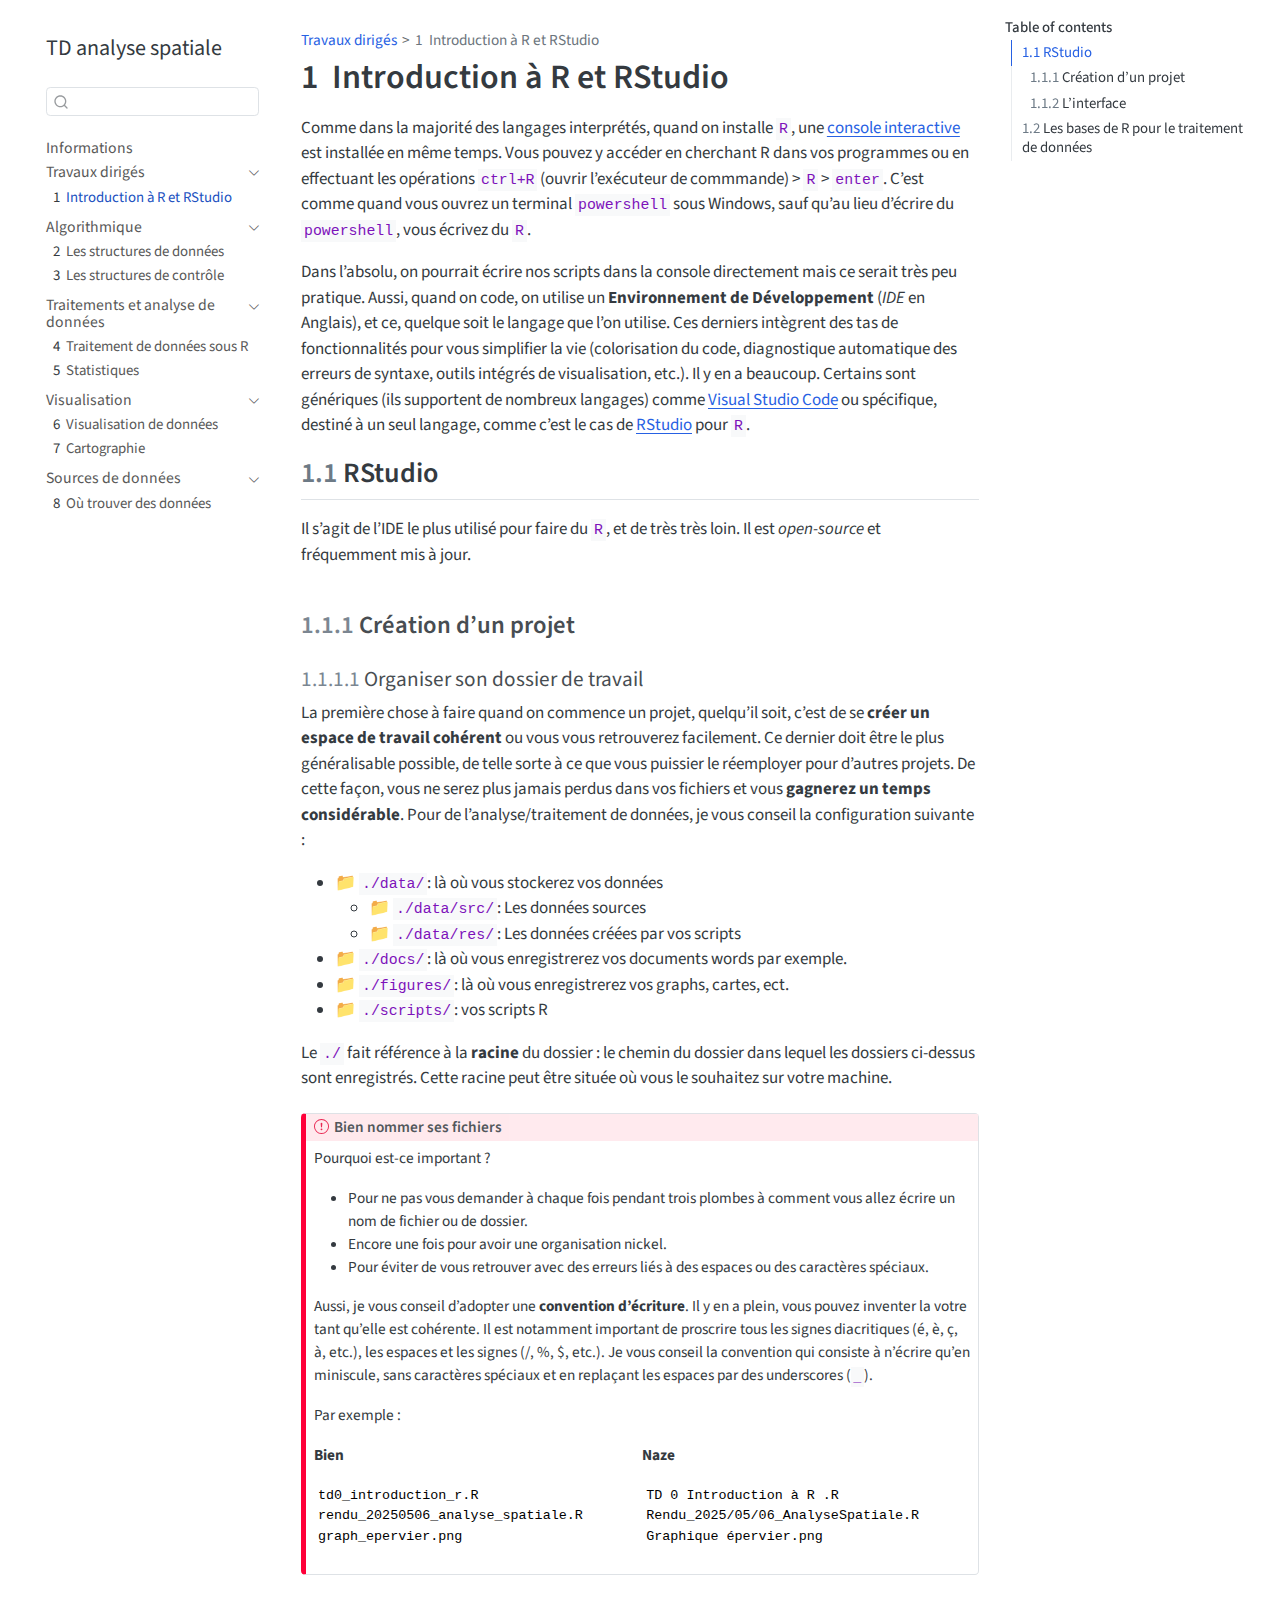
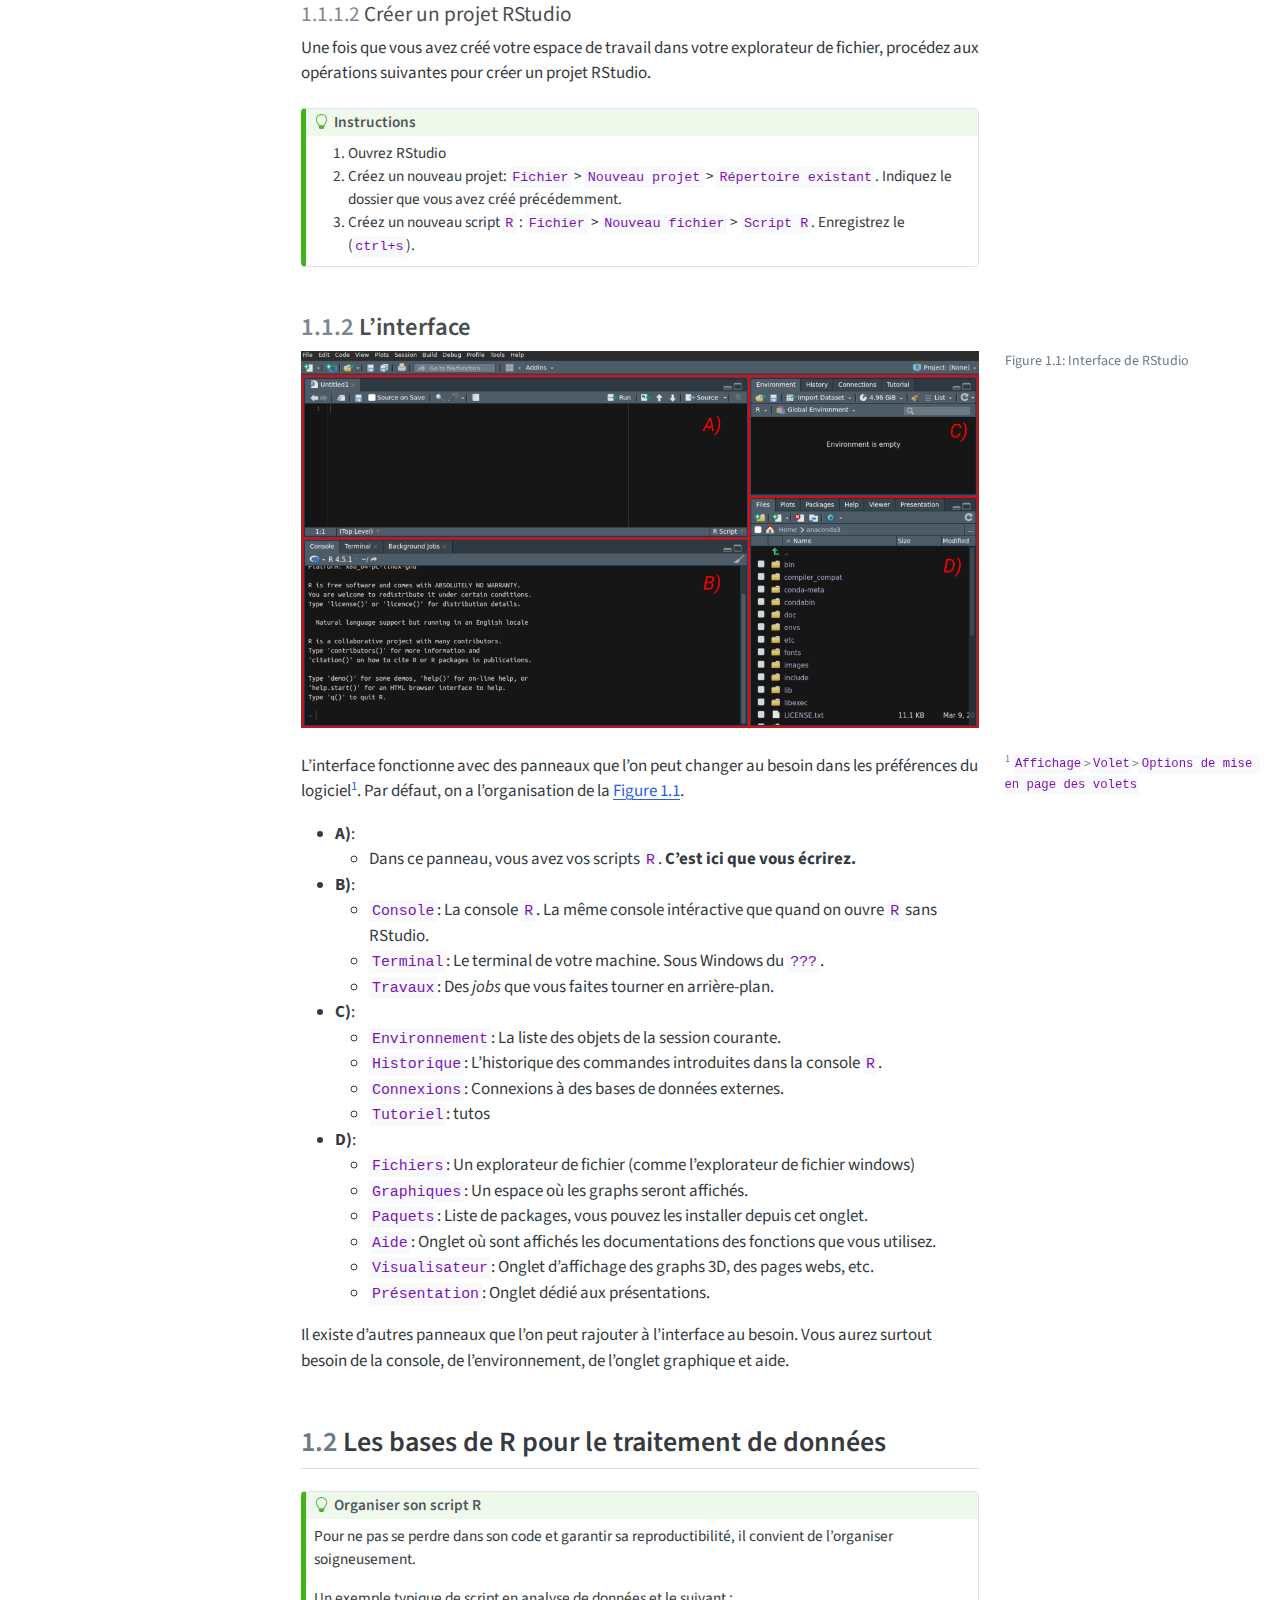
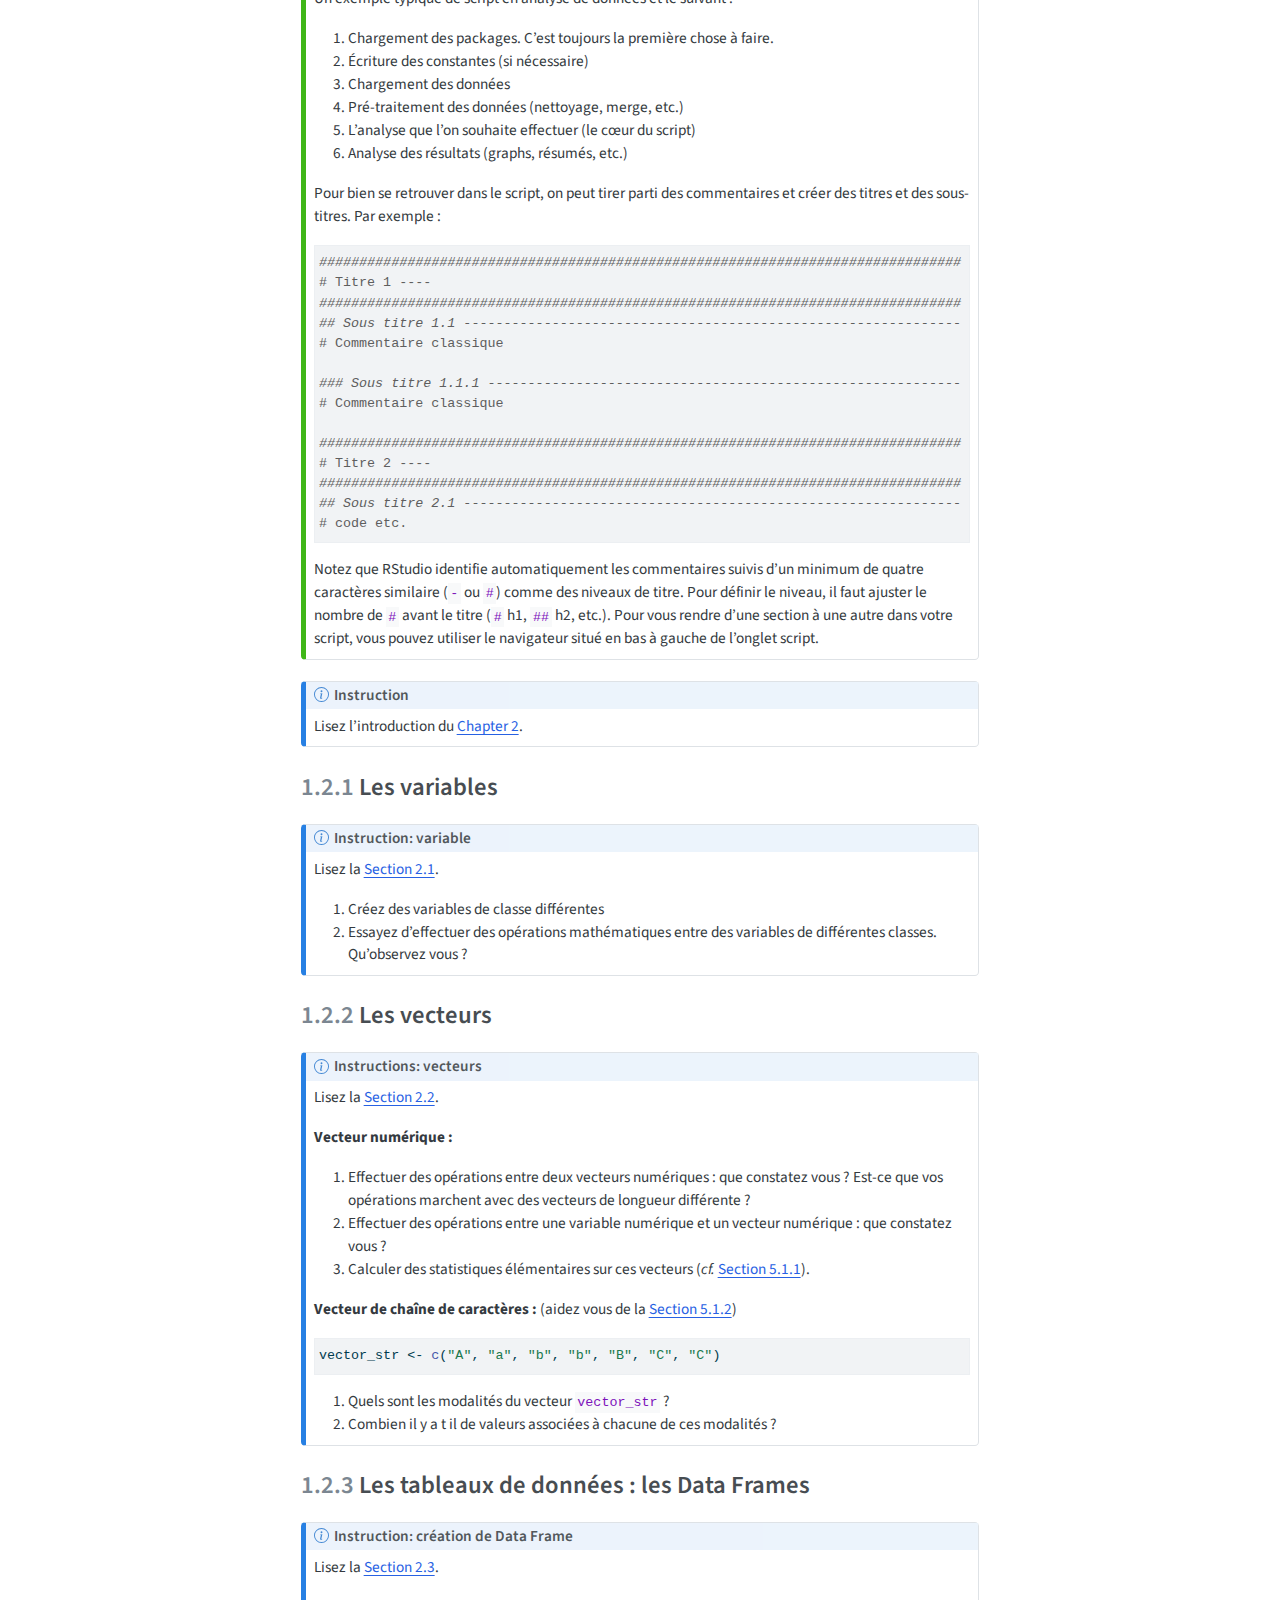
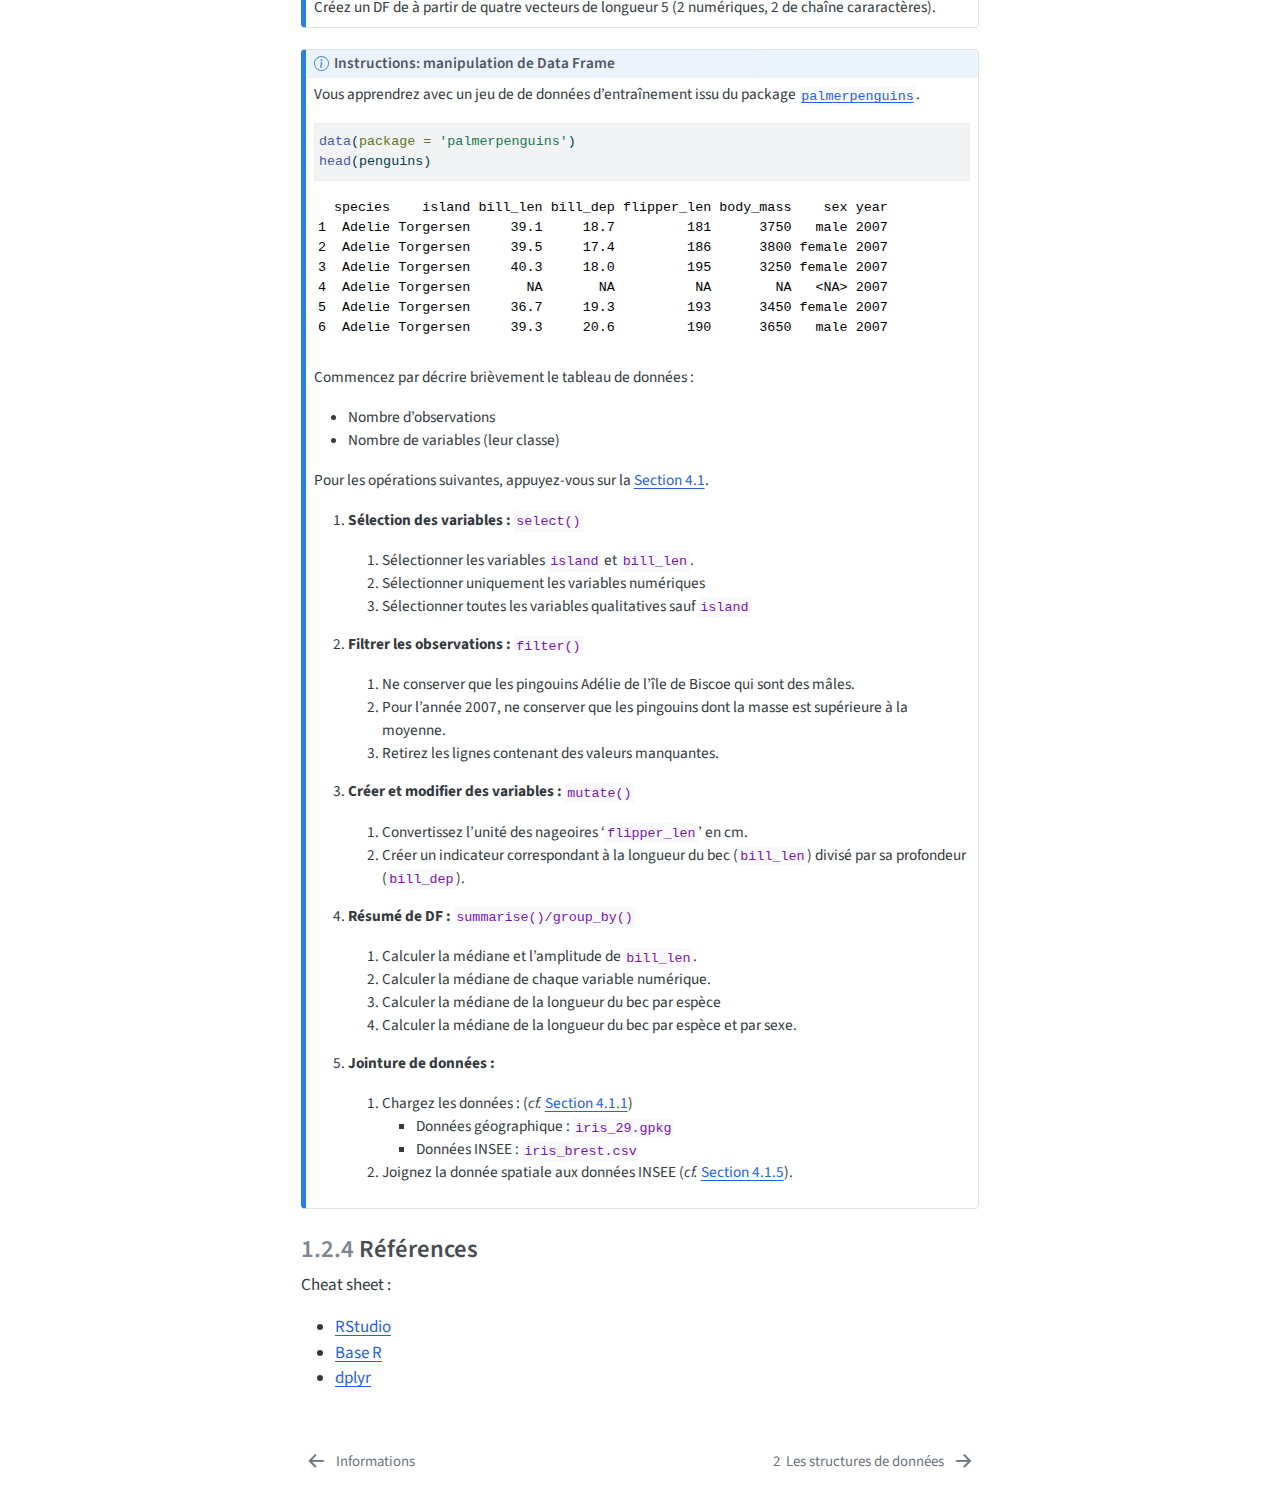
<file: _book/00_intro_r/intro_r.html>
<!DOCTYPE html>
<html xmlns="http://www.w3.org/1999/xhtml" lang="en" xml:lang="en"><head>

<meta charset="utf-8">
<meta name="generator" content="quarto-1.7.31">

<meta name="viewport" content="width=device-width, initial-scale=1.0, user-scalable=yes">


<title>1&nbsp; Introduction à R et RStudio – TD analyse spatiale</title>
<style>
code{white-space: pre-wrap;}
span.smallcaps{font-variant: small-caps;}
div.columns{display: flex; gap: min(4vw, 1.5em);}
div.column{flex: auto; overflow-x: auto;}
div.hanging-indent{margin-left: 1.5em; text-indent: -1.5em;}
ul.task-list{list-style: none;}
ul.task-list li input[type="checkbox"] {
  width: 0.8em;
  margin: 0 0.8em 0.2em -1em; /* quarto-specific, see https://github.com/quarto-dev/quarto-cli/issues/4556 */ 
  vertical-align: middle;
}
/* CSS for syntax highlighting */
html { -webkit-text-size-adjust: 100%; }
pre > code.sourceCode { white-space: pre; position: relative; }
pre > code.sourceCode > span { display: inline-block; line-height: 1.25; }
pre > code.sourceCode > span:empty { height: 1.2em; }
.sourceCode { overflow: visible; }
code.sourceCode > span { color: inherit; text-decoration: inherit; }
div.sourceCode { margin: 1em 0; }
pre.sourceCode { margin: 0; }
@media screen {
div.sourceCode { overflow: auto; }
}
@media print {
pre > code.sourceCode { white-space: pre-wrap; }
pre > code.sourceCode > span { text-indent: -5em; padding-left: 5em; }
}
pre.numberSource code
  { counter-reset: source-line 0; }
pre.numberSource code > span
  { position: relative; left: -4em; counter-increment: source-line; }
pre.numberSource code > span > a:first-child::before
  { content: counter(source-line);
    position: relative; left: -1em; text-align: right; vertical-align: baseline;
    border: none; display: inline-block;
    -webkit-touch-callout: none; -webkit-user-select: none;
    -khtml-user-select: none; -moz-user-select: none;
    -ms-user-select: none; user-select: none;
    padding: 0 4px; width: 4em;
  }
pre.numberSource { margin-left: 3em;  padding-left: 4px; }
div.sourceCode
  {   }
@media screen {
pre > code.sourceCode > span > a:first-child::before { text-decoration: underline; }
}
</style>


<script src="../site_libs/quarto-nav/quarto-nav.js"></script>
<script src="../site_libs/quarto-nav/headroom.min.js"></script>
<script src="../site_libs/clipboard/clipboard.min.js"></script>
<script src="../site_libs/quarto-search/autocomplete.umd.js"></script>
<script src="../site_libs/quarto-search/fuse.min.js"></script>
<script src="../site_libs/quarto-search/quarto-search.js"></script>
<meta name="quarto:offset" content="../">
<link href="../ressources/algorithmique/structure_donnees.html" rel="next">
<link href="../index.html" rel="prev">
<script src="../site_libs/quarto-html/quarto.js" type="module"></script>
<script src="../site_libs/quarto-html/tabsets/tabsets.js" type="module"></script>
<script src="../site_libs/quarto-html/popper.min.js"></script>
<script src="../site_libs/quarto-html/tippy.umd.min.js"></script>
<script src="../site_libs/quarto-html/anchor.min.js"></script>
<link href="../site_libs/quarto-html/tippy.css" rel="stylesheet">
<link href="../site_libs/quarto-html/quarto-syntax-highlighting-e1a5c8363afafaef2c763b6775fbf3ca.css" rel="stylesheet" id="quarto-text-highlighting-styles">
<script src="../site_libs/bootstrap/bootstrap.min.js"></script>
<link href="../site_libs/bootstrap/bootstrap-icons.css" rel="stylesheet">
<link href="../site_libs/bootstrap/bootstrap-c0f8282d1904867bd677e0497fc46e93.min.css" rel="stylesheet" append-hash="true" id="quarto-bootstrap" data-mode="light">
<script id="quarto-search-options" type="application/json">{
  "location": "sidebar",
  "copy-button": false,
  "collapse-after": 3,
  "panel-placement": "start",
  "type": "textbox",
  "limit": 50,
  "keyboard-shortcut": [
    "f",
    "/",
    "s"
  ],
  "show-item-context": false,
  "language": {
    "search-no-results-text": "No results",
    "search-matching-documents-text": "matching documents",
    "search-copy-link-title": "Copy link to search",
    "search-hide-matches-text": "Hide additional matches",
    "search-more-match-text": "more match in this document",
    "search-more-matches-text": "more matches in this document",
    "search-clear-button-title": "Clear",
    "search-text-placeholder": "",
    "search-detached-cancel-button-title": "Cancel",
    "search-submit-button-title": "Submit",
    "search-label": "Search"
  }
}</script>


</head>

<body class="nav-sidebar floating slimcontent quarto-light">

<div id="quarto-search-results"></div>
  <header id="quarto-header" class="headroom fixed-top">
  <nav class="quarto-secondary-nav">
    <div class="container-fluid d-flex">
      <button type="button" class="quarto-btn-toggle btn" data-bs-toggle="collapse" role="button" data-bs-target=".quarto-sidebar-collapse-item" aria-controls="quarto-sidebar" aria-expanded="false" aria-label="Toggle sidebar navigation" onclick="if (window.quartoToggleHeadroom) { window.quartoToggleHeadroom(); }">
        <i class="bi bi-layout-text-sidebar-reverse"></i>
      </button>
        <nav class="quarto-page-breadcrumbs" aria-label="breadcrumb"><ol class="breadcrumb"><li class="breadcrumb-item"><a href="../00_intro_r/intro_r.html">Travaux dirigés</a></li><li class="breadcrumb-item"><a href="../00_intro_r/intro_r.html"><span class="chapter-number">1</span>&nbsp; <span class="chapter-title">Introduction à R et RStudio</span></a></li></ol></nav>
        <a class="flex-grow-1" role="navigation" data-bs-toggle="collapse" data-bs-target=".quarto-sidebar-collapse-item" aria-controls="quarto-sidebar" aria-expanded="false" aria-label="Toggle sidebar navigation" onclick="if (window.quartoToggleHeadroom) { window.quartoToggleHeadroom(); }">      
        </a>
      <button type="button" class="btn quarto-search-button" aria-label="Search" onclick="window.quartoOpenSearch();">
        <i class="bi bi-search"></i>
      </button>
    </div>
  </nav>
</header>
<!-- content -->
<div id="quarto-content" class="quarto-container page-columns page-rows-contents page-layout-article">
<!-- sidebar -->
  <nav id="quarto-sidebar" class="sidebar collapse collapse-horizontal quarto-sidebar-collapse-item sidebar-navigation floating overflow-auto">
    <div class="pt-lg-2 mt-2 text-left sidebar-header">
    <div class="sidebar-title mb-0 py-0">
      <a href="../">TD analyse spatiale</a> 
    </div>
      </div>
        <div class="mt-2 flex-shrink-0 align-items-center">
        <div class="sidebar-search">
        <div id="quarto-search" class="" title="Search"></div>
        </div>
        </div>
    <div class="sidebar-menu-container"> 
    <ul class="list-unstyled mt-1">
        <li class="sidebar-item">
  <div class="sidebar-item-container"> 
  <a href="../index.html" class="sidebar-item-text sidebar-link">
 <span class="menu-text">Informations</span></a>
  </div>
</li>
        <li class="sidebar-item sidebar-item-section">
      <div class="sidebar-item-container"> 
            <a class="sidebar-item-text sidebar-link text-start" data-bs-toggle="collapse" data-bs-target="#quarto-sidebar-section-1" role="navigation" aria-expanded="true">
 <span class="menu-text">Travaux dirigés</span></a>
          <a class="sidebar-item-toggle text-start" data-bs-toggle="collapse" data-bs-target="#quarto-sidebar-section-1" role="navigation" aria-expanded="true" aria-label="Toggle section">
            <i class="bi bi-chevron-right ms-2"></i>
          </a> 
      </div>
      <ul id="quarto-sidebar-section-1" class="collapse list-unstyled sidebar-section depth1 show">  
          <li class="sidebar-item">
  <div class="sidebar-item-container"> 
  <a href="../00_intro_r/intro_r.html" class="sidebar-item-text sidebar-link active">
 <span class="menu-text"><span class="chapter-number">1</span>&nbsp; <span class="chapter-title">Introduction à R et RStudio</span></span></a>
  </div>
</li>
      </ul>
  </li>
        <li class="sidebar-item sidebar-item-section">
      <div class="sidebar-item-container"> 
            <a class="sidebar-item-text sidebar-link text-start" data-bs-toggle="collapse" data-bs-target="#quarto-sidebar-section-2" role="navigation" aria-expanded="true">
 <span class="menu-text">Algorithmique</span></a>
          <a class="sidebar-item-toggle text-start" data-bs-toggle="collapse" data-bs-target="#quarto-sidebar-section-2" role="navigation" aria-expanded="true" aria-label="Toggle section">
            <i class="bi bi-chevron-right ms-2"></i>
          </a> 
      </div>
      <ul id="quarto-sidebar-section-2" class="collapse list-unstyled sidebar-section depth1 show">  
          <li class="sidebar-item">
  <div class="sidebar-item-container"> 
  <a href="../ressources/algorithmique/structure_donnees.html" class="sidebar-item-text sidebar-link">
 <span class="menu-text"><span class="chapter-number">2</span>&nbsp; <span class="chapter-title">Les structures de données</span></span></a>
  </div>
</li>
          <li class="sidebar-item">
  <div class="sidebar-item-container"> 
  <a href="../ressources/algorithmique/structure_controle.html" class="sidebar-item-text sidebar-link">
 <span class="menu-text"><span class="chapter-number">3</span>&nbsp; <span class="chapter-title">Les structures de contrôle</span></span></a>
  </div>
</li>
      </ul>
  </li>
        <li class="sidebar-item sidebar-item-section">
      <div class="sidebar-item-container"> 
            <a class="sidebar-item-text sidebar-link text-start" data-bs-toggle="collapse" data-bs-target="#quarto-sidebar-section-3" role="navigation" aria-expanded="true">
 <span class="menu-text">Traitements et analyse de données</span></a>
          <a class="sidebar-item-toggle text-start" data-bs-toggle="collapse" data-bs-target="#quarto-sidebar-section-3" role="navigation" aria-expanded="true" aria-label="Toggle section">
            <i class="bi bi-chevron-right ms-2"></i>
          </a> 
      </div>
      <ul id="quarto-sidebar-section-3" class="collapse list-unstyled sidebar-section depth1 show">  
          <li class="sidebar-item">
  <div class="sidebar-item-container"> 
  <a href="../ressources/data_process/data_basic.html" class="sidebar-item-text sidebar-link">
 <span class="menu-text"><span class="chapter-number">4</span>&nbsp; <span class="chapter-title">Traitement de données sous R</span></span></a>
  </div>
</li>
          <li class="sidebar-item">
  <div class="sidebar-item-container"> 
  <a href="../ressources/stats/stats.html" class="sidebar-item-text sidebar-link">
 <span class="menu-text"><span class="chapter-number">5</span>&nbsp; <span class="chapter-title">Statistiques</span></span></a>
  </div>
</li>
      </ul>
  </li>
        <li class="sidebar-item sidebar-item-section">
      <div class="sidebar-item-container"> 
            <a class="sidebar-item-text sidebar-link text-start" data-bs-toggle="collapse" data-bs-target="#quarto-sidebar-section-4" role="navigation" aria-expanded="true">
 <span class="menu-text">Visualisation</span></a>
          <a class="sidebar-item-toggle text-start" data-bs-toggle="collapse" data-bs-target="#quarto-sidebar-section-4" role="navigation" aria-expanded="true" aria-label="Toggle section">
            <i class="bi bi-chevron-right ms-2"></i>
          </a> 
      </div>
      <ul id="quarto-sidebar-section-4" class="collapse list-unstyled sidebar-section depth1 show">  
          <li class="sidebar-item">
  <div class="sidebar-item-container"> 
  <a href="../ressources/viz/graph.html" class="sidebar-item-text sidebar-link">
 <span class="menu-text"><span class="chapter-number">6</span>&nbsp; <span class="chapter-title">Visualisation de données</span></span></a>
  </div>
</li>
          <li class="sidebar-item">
  <div class="sidebar-item-container"> 
  <a href="../ressources/viz/map.html" class="sidebar-item-text sidebar-link">
 <span class="menu-text"><span class="chapter-number">7</span>&nbsp; <span class="chapter-title">Cartographie</span></span></a>
  </div>
</li>
      </ul>
  </li>
        <li class="sidebar-item sidebar-item-section">
      <div class="sidebar-item-container"> 
            <a class="sidebar-item-text sidebar-link text-start" data-bs-toggle="collapse" data-bs-target="#quarto-sidebar-section-5" role="navigation" aria-expanded="true">
 <span class="menu-text">Sources de données</span></a>
          <a class="sidebar-item-toggle text-start" data-bs-toggle="collapse" data-bs-target="#quarto-sidebar-section-5" role="navigation" aria-expanded="true" aria-label="Toggle section">
            <i class="bi bi-chevron-right ms-2"></i>
          </a> 
      </div>
      <ul id="quarto-sidebar-section-5" class="collapse list-unstyled sidebar-section depth1 show">  
          <li class="sidebar-item">
  <div class="sidebar-item-container"> 
  <a href="../ressources/where_data/where_data.html" class="sidebar-item-text sidebar-link">
 <span class="menu-text"><span class="chapter-number">8</span>&nbsp; <span class="chapter-title">Où trouver des données</span></span></a>
  </div>
</li>
      </ul>
  </li>
    </ul>
    </div>
</nav>
<div id="quarto-sidebar-glass" class="quarto-sidebar-collapse-item" data-bs-toggle="collapse" data-bs-target=".quarto-sidebar-collapse-item"></div>
<!-- margin-sidebar -->
    <div id="quarto-margin-sidebar" class="sidebar margin-sidebar">
        <nav id="TOC" role="doc-toc" class="toc-active">
    <h2 id="toc-title">Table of contents</h2>
   
  <ul>
  <li><a href="#rstudio" id="toc-rstudio" class="nav-link active" data-scroll-target="#rstudio"><span class="header-section-number">1.1</span> RStudio</a>
  <ul>
  <li><a href="#création-dun-projet" id="toc-création-dun-projet" class="nav-link" data-scroll-target="#création-dun-projet"><span class="header-section-number">1.1.1</span> Création d’un projet</a>
  <ul class="collapse">
  <li><a href="#sec-orga-files" id="toc-sec-orga-files" class="nav-link" data-scroll-target="#sec-orga-files"><span class="header-section-number">1.1.1.1</span> Organiser son dossier de travail</a></li>
  <li><a href="#créer-un-projet-rstudio" id="toc-créer-un-projet-rstudio" class="nav-link" data-scroll-target="#créer-un-projet-rstudio"><span class="header-section-number">1.1.1.2</span> Créer un projet RStudio</a></li>
  </ul></li>
  <li><a href="#linterface" id="toc-linterface" class="nav-link" data-scroll-target="#linterface"><span class="header-section-number">1.1.2</span> L’interface</a></li>
  </ul></li>
  <li><a href="#les-bases-de-r-pour-le-traitement-de-données" id="toc-les-bases-de-r-pour-le-traitement-de-données" class="nav-link" data-scroll-target="#les-bases-de-r-pour-le-traitement-de-données"><span class="header-section-number">1.2</span> Les bases de R pour le traitement de données</a>
  <ul>
  <li><a href="#les-variables" id="toc-les-variables" class="nav-link" data-scroll-target="#les-variables"><span class="header-section-number">1.2.1</span> Les variables</a></li>
  <li><a href="#les-vecteurs" id="toc-les-vecteurs" class="nav-link" data-scroll-target="#les-vecteurs"><span class="header-section-number">1.2.2</span> Les vecteurs</a></li>
  <li><a href="#les-tableaux-de-données-les-data-frames" id="toc-les-tableaux-de-données-les-data-frames" class="nav-link" data-scroll-target="#les-tableaux-de-données-les-data-frames"><span class="header-section-number">1.2.3</span> Les tableaux de données : les Data Frames</a></li>
  <li><a href="#références" id="toc-références" class="nav-link" data-scroll-target="#références"><span class="header-section-number">1.2.4</span> Références</a></li>
  </ul></li>
  </ul>
</nav>
    </div>
<!-- main -->
<main class="content page-columns page-full" id="quarto-document-content">

<header id="title-block-header" class="quarto-title-block default"><nav class="quarto-page-breadcrumbs quarto-title-breadcrumbs d-none d-lg-block" aria-label="breadcrumb"><ol class="breadcrumb"><li class="breadcrumb-item"><a href="../00_intro_r/intro_r.html">Travaux dirigés</a></li><li class="breadcrumb-item"><a href="../00_intro_r/intro_r.html"><span class="chapter-number">1</span>&nbsp; <span class="chapter-title">Introduction à R et RStudio</span></a></li></ol></nav>
<div class="quarto-title">
<h1 class="title"><span class="chapter-number">1</span>&nbsp; <span class="chapter-title">Introduction à R et RStudio</span></h1>
</div>



<div class="quarto-title-meta">

    
  
    
  </div>
  


</header>


<p>Comme dans la majorité des langages interprétés, quand on installe <code>R</code>, une <a href="https://en.wikipedia.org/wiki/Read%E2%80%93eval%E2%80%93print_loop">console interactive</a> est installée en même temps. Vous pouvez y accéder en cherchant R dans vos programmes ou en effectuant les opérations <code>ctrl+R</code> (ouvrir l’exécuteur de commmande) &gt; <code>R</code> &gt; <code>enter</code>. C’est comme quand vous ouvrez un terminal <code>powershell</code> sous Windows, sauf qu’au lieu d’écrire du <code>powershell</code>, vous écrivez du <code>R</code>.</p>
<p>Dans l’absolu, on pourrait écrire nos scripts dans la console directement mais ce serait très peu pratique. Aussi, quand on code, on utilise un <strong>Environnement de Développement</strong> (<em>IDE</em> en Anglais), et ce, quelque soit le langage que l’on utilise. Ces derniers intègrent des tas de fonctionnalités pour vous simplifier la vie (colorisation du code, diagnostique automatique des erreurs de syntaxe, outils intégrés de visualisation, etc.). Il y en a beaucoup. Certains sont génériques (ils supportent de nombreux langages) comme <a href="https://code.visualstudio.com/">Visual Studio Code</a> ou spécifique, destiné à un seul langage, comme c’est le cas de <a href="https://posit.co/download/rstudio-desktop/">RStudio</a> pour <code>R</code>.</p>
<section id="rstudio" class="level2 page-columns page-full" data-number="1.1">
<h2 data-number="1.1" class="anchored" data-anchor-id="rstudio"><span class="header-section-number">1.1</span> RStudio</h2>
<p>Il s’agit de l’IDE le plus utilisé pour faire du <code>R</code>, et de très très loin. Il est <em>open-source</em> et fréquemment mis à jour.</p>
<section id="création-dun-projet" class="level3" data-number="1.1.1">
<h3 data-number="1.1.1" class="anchored" data-anchor-id="création-dun-projet"><span class="header-section-number">1.1.1</span> Création d’un projet</h3>
<section id="sec-orga-files" class="level4" data-number="1.1.1.1">
<h4 data-number="1.1.1.1" class="anchored" data-anchor-id="sec-orga-files"><span class="header-section-number">1.1.1.1</span> Organiser son dossier de travail</h4>
<p>La première chose à faire quand on commence un projet, quelqu’il soit, c’est de se <strong>créer un espace de travail cohérent</strong> ou vous vous retrouverez facilement. Ce dernier doit être le plus généralisable possible, de telle sorte à ce que vous puissier le réemployer pour d’autres projets. De cette façon, vous ne serez plus jamais perdus dans vos fichiers et vous <strong>gagnerez un temps considérable</strong>. Pour de l’analyse/traitement de données, je vous conseil la configuration suivante :</p>
<ul>
<li>📁 <code>./data/</code>: là où vous stockerez vos données
<ul>
<li>📁 <code>./data/src/</code>: Les données sources</li>
<li>📁 <code>./data/res/</code>: Les données créées par vos scripts</li>
</ul></li>
<li>📁 <code>./docs/</code>: là où vous enregistrerez vos documents words par exemple.</li>
<li>📁 <code>./figures/</code>: là où vous enregistrerez vos graphs, cartes, ect.</li>
<li>📁 <code>./scripts/</code>: vos scripts R</li>
</ul>
<p>Le <code>./</code> fait référence à la <strong>racine</strong> du dossier : le chemin du dossier dans lequel les dossiers ci-dessus sont enregistrés. Cette racine peut être située où vous le souhaitez sur votre machine.</p>
<div class="callout callout-style-default callout-important callout-titled" title="Bien nommer ses fichiers">
<div class="callout-header d-flex align-content-center">
<div class="callout-icon-container">
<i class="callout-icon"></i>
</div>
<div class="callout-title-container flex-fill">
Bien nommer ses fichiers
</div>
</div>
<div class="callout-body-container callout-body">
<p>Pourquoi est-ce important ?</p>
<ul>
<li>Pour ne pas vous demander à chaque fois pendant trois plombes à comment vous allez écrire un nom de fichier ou de dossier.</li>
<li>Encore une fois pour avoir une organisation nickel.</li>
<li>Pour éviter de vous retrouver avec des erreurs liés à des espaces ou des caractères spéciaux.</li>
</ul>
<p>Aussi, je vous conseil d’adopter une <strong>convention d’écriture</strong>. Il y en a plein, vous pouvez inventer la votre tant qu’elle est cohérente. Il est notamment important de proscrire tous les signes diacritiques (é, è, ç, à, etc.), les espaces et les signes (/, %, $, etc.). Je vous conseil la convention qui consiste à n’écrire qu’en miniscule, sans caractères spéciaux et en replaçant les espaces par des underscores (<code>_</code>).</p>
<p>Par exemple :</p>
<div class="columns">
<div class="column" style="width:50%;">
<p><strong>Bien</strong></p>
<pre><code>td0_introduction_r.R
rendu_20250506_analyse_spatiale.R
graph_epervier.png</code></pre>
</div><div class="column" style="width:50%;">
<p><strong>Naze</strong></p>
<pre><code>TD 0 Introduction à R .R
Rendu_2025/05/06_AnalyseSpatiale.R
Graphique épervier.png</code></pre>
</div>
</div>
</div>
</div>
</section>
<section id="créer-un-projet-rstudio" class="level4" data-number="1.1.1.2">
<h4 data-number="1.1.1.2" class="anchored" data-anchor-id="créer-un-projet-rstudio"><span class="header-section-number">1.1.1.2</span> Créer un projet RStudio</h4>
<p>Une fois que vous avez créé votre espace de travail dans votre explorateur de fichier, procédez aux opérations suivantes pour créer un projet RStudio.</p>
<div class="callout callout-style-default callout-tip callout-titled" title="Instructions">
<div class="callout-header d-flex align-content-center">
<div class="callout-icon-container">
<i class="callout-icon"></i>
</div>
<div class="callout-title-container flex-fill">
Instructions
</div>
</div>
<div class="callout-body-container callout-body">
<ol type="1">
<li>Ouvrez RStudio</li>
<li>Créez un nouveau projet: <code>Fichier</code> &gt; <code>Nouveau projet</code> &gt; <code>Répertoire existant</code>. Indiquez le dossier que vous avez créé précédemment.</li>
<li>Créez un nouveau script <code>R</code> : <code>Fichier</code> &gt; <code>Nouveau fichier</code> &gt; <code>Script R</code>. Enregistrez le (<code>ctrl+s</code>).</li>
</ol>
</div>
</div>
</section>
</section>
<section id="linterface" class="level3 page-columns page-full" data-number="1.1.2">
<h3 data-number="1.1.2" class="anchored" data-anchor-id="linterface"><span class="header-section-number">1.1.2</span> L’interface</h3>
<div id="fig-rstud_inter" class="quarto-float quarto-figure quarto-figure-center anchored page-columns page-full">
<figure class="quarto-float quarto-float-fig figure page-columns page-full">
<div aria-describedby="fig-rstud_inter-caption-0ceaefa1-69ba-4598-a22c-09a6ac19f8ca">
<img src="figures/rstud_interface.png" class="img-fluid figure-img">
</div>
<figcaption class="quarto-float-caption-margin quarto-float-caption quarto-float-fig margin-caption" id="fig-rstud_inter-caption-0ceaefa1-69ba-4598-a22c-09a6ac19f8ca">
Figure&nbsp;1.1: Interface de RStudio
</figcaption>
</figure>
</div>
<p>L’interface fonctionne avec des panneaux que l’on peut changer au besoin dans les préférences du logiciel<a href="#fn1" class="footnote-ref" id="fnref1" role="doc-noteref"><sup>1</sup></a>. Par défaut, on a l’organisation de la <a href="#fig-rstud_inter" class="quarto-xref">Figure&nbsp;<span>1.1</span></a>.</p>
<div class="no-row-height column-margin column-container"><div id="fn1"><p><sup>1</sup>&nbsp;<code>Affichage</code>&gt;<code>Volet</code>&gt;<code>Options de mise en page des volets</code></p></div></div><ul>
<li><strong>A)</strong>:
<ul>
<li>Dans ce panneau, vous avez vos scripts <code>R</code>. <strong>C’est ici que vous écrirez.</strong></li>
</ul></li>
<li><strong>B)</strong>:
<ul>
<li><code>Console</code>: La console <code>R</code>. La même console intéractive que quand on ouvre <code>R</code> sans RStudio.</li>
<li><code>Terminal</code>: Le terminal de votre machine. Sous Windows du <code>???</code>.</li>
<li><code>Travaux</code>: Des <em>jobs</em> que vous faites tourner en arrière-plan.</li>
</ul></li>
<li><strong>C)</strong>:
<ul>
<li><code>Environnement</code>: La liste des objets de la session courante.</li>
<li><code>Historique</code>: L’historique des commandes introduites dans la console <code>R</code>.</li>
<li><code>Connexions</code>: Connexions à des bases de données externes.</li>
<li><code>Tutoriel</code>: tutos</li>
</ul></li>
<li><strong>D)</strong>:
<ul>
<li><code>Fichiers</code>: Un explorateur de fichier (comme l’explorateur de fichier windows)</li>
<li><code>Graphiques</code>: Un espace où les graphs seront affichés.</li>
<li><code>Paquets</code>: Liste de packages, vous pouvez les installer depuis cet onglet.</li>
<li><code>Aide</code>: Onglet où sont affichés les documentations des fonctions que vous utilisez.</li>
<li><code>Visualisateur</code>: Onglet d’affichage des graphs 3D, des pages webs, etc.</li>
<li><code>Présentation</code>: Onglet dédié aux présentations.</li>
</ul></li>
</ul>
<p>Il existe d’autres panneaux que l’on peut rajouter à l’interface au besoin. Vous aurez surtout besoin de la console, de l’environnement, de l’onglet graphique et aide.</p>
</section>
</section>
<section id="les-bases-de-r-pour-le-traitement-de-données" class="level2" data-number="1.2">
<h2 data-number="1.2" class="anchored" data-anchor-id="les-bases-de-r-pour-le-traitement-de-données"><span class="header-section-number">1.2</span> Les bases de R pour le traitement de données</h2>
<div class="callout callout-style-default callout-tip callout-titled" title="Organiser son script R">
<div class="callout-header d-flex align-content-center">
<div class="callout-icon-container">
<i class="callout-icon"></i>
</div>
<div class="callout-title-container flex-fill">
Organiser son script R
</div>
</div>
<div class="callout-body-container callout-body">
<p>Pour ne pas se perdre dans son code et garantir sa reproductibilité, il convient de l’organiser soigneusement.</p>
<p>Un exemple typique de script en analyse de données et le suivant :</p>
<ol type="1">
<li>Chargement des packages. C’est toujours la première chose à faire.</li>
<li>Écriture des constantes (si nécessaire)</li>
<li>Chargement des données</li>
<li>Pré-traitement des données (nettoyage, merge, etc.)</li>
<li>L’analyse que l’on souhaite effectuer (le cœur du script)</li>
<li>Analyse des résultats (graphs, résumés, etc.)</li>
</ol>
<p>Pour bien se retrouver dans le script, on peut tirer parti des commentaires et créer des titres et des sous-titres. Par exemple :</p>
<div class="cell">
<div class="sourceCode cell-code" id="cb3"><pre class="sourceCode r code-with-copy"><code class="sourceCode r"><span id="cb3-1"><a href="#cb3-1" aria-hidden="true" tabindex="-1"></a><span class="do">################################################################################</span></span>
<span id="cb3-2"><a href="#cb3-2" aria-hidden="true" tabindex="-1"></a><span class="co"># Titre 1 ----</span></span>
<span id="cb3-3"><a href="#cb3-3" aria-hidden="true" tabindex="-1"></a><span class="do">################################################################################</span></span>
<span id="cb3-4"><a href="#cb3-4" aria-hidden="true" tabindex="-1"></a><span class="do">## Sous titre 1.1 --------------------------------------------------------------</span></span>
<span id="cb3-5"><a href="#cb3-5" aria-hidden="true" tabindex="-1"></a><span class="co"># Commentaire classique</span></span>
<span id="cb3-6"><a href="#cb3-6" aria-hidden="true" tabindex="-1"></a></span>
<span id="cb3-7"><a href="#cb3-7" aria-hidden="true" tabindex="-1"></a><span class="do">### Sous titre 1.1.1 -----------------------------------------------------------</span></span>
<span id="cb3-8"><a href="#cb3-8" aria-hidden="true" tabindex="-1"></a><span class="co"># Commentaire classique</span></span>
<span id="cb3-9"><a href="#cb3-9" aria-hidden="true" tabindex="-1"></a></span>
<span id="cb3-10"><a href="#cb3-10" aria-hidden="true" tabindex="-1"></a><span class="do">################################################################################</span></span>
<span id="cb3-11"><a href="#cb3-11" aria-hidden="true" tabindex="-1"></a><span class="co"># Titre 2 ----</span></span>
<span id="cb3-12"><a href="#cb3-12" aria-hidden="true" tabindex="-1"></a><span class="do">################################################################################</span></span>
<span id="cb3-13"><a href="#cb3-13" aria-hidden="true" tabindex="-1"></a><span class="do">## Sous titre 2.1 --------------------------------------------------------------</span></span>
<span id="cb3-14"><a href="#cb3-14" aria-hidden="true" tabindex="-1"></a><span class="co"># code etc.</span></span></code><button title="Copy to Clipboard" class="code-copy-button"><i class="bi"></i></button></pre></div>
</div>
<p>Notez que RStudio identifie automatiquement les commentaires suivis d’un minimum de quatre caractères similaire (<code>-</code> ou <code>#</code>) comme des niveaux de titre. Pour définir le niveau, il faut ajuster le nombre de <code>#</code> avant le titre (<code>#</code> h1, <code>##</code> h2, etc.). Pour vous rendre d’une section à une autre dans votre script, vous pouvez utiliser le navigateur situé en bas à gauche de l’onglet script.</p>
</div>
</div>
<div class="callout callout-style-default callout-note callout-titled" title="Instruction">
<div class="callout-header d-flex align-content-center">
<div class="callout-icon-container">
<i class="callout-icon"></i>
</div>
<div class="callout-title-container flex-fill">
Instruction
</div>
</div>
<div class="callout-body-container callout-body">
<p>Lisez l’introduction du <a href="../ressources/algorithmique/structure_donnees.html" class="quarto-xref"><span>Chapter 2</span></a>.</p>
</div>
</div>
<section id="les-variables" class="level3" data-number="1.2.1">
<h3 data-number="1.2.1" class="anchored" data-anchor-id="les-variables"><span class="header-section-number">1.2.1</span> Les variables</h3>
<div class="callout callout-style-default callout-note callout-titled" title="Instruction: variable">
<div class="callout-header d-flex align-content-center">
<div class="callout-icon-container">
<i class="callout-icon"></i>
</div>
<div class="callout-title-container flex-fill">
Instruction: variable
</div>
</div>
<div class="callout-body-container callout-body">
<p>Lisez la <a href="../ressources/algorithmique/structure_donnees.html#sec-variables" class="quarto-xref"><span>Section 2.1</span></a>.</p>
<ol type="1">
<li>Créez des variables de classe différentes</li>
<li>Essayez d’effectuer des opérations mathématiques entre des variables de différentes classes. Qu’observez vous ?</li>
</ol>
</div>
</div>
</section>
<section id="les-vecteurs" class="level3" data-number="1.2.2">
<h3 data-number="1.2.2" class="anchored" data-anchor-id="les-vecteurs"><span class="header-section-number">1.2.2</span> Les vecteurs</h3>
<div class="callout callout-style-default callout-note callout-titled" title="Instructions: vecteurs">
<div class="callout-header d-flex align-content-center">
<div class="callout-icon-container">
<i class="callout-icon"></i>
</div>
<div class="callout-title-container flex-fill">
Instructions: vecteurs
</div>
</div>
<div class="callout-body-container callout-body">
<p>Lisez la <a href="../ressources/algorithmique/structure_donnees.html#sec-vector" class="quarto-xref"><span>Section 2.2</span></a>.</p>
<p><strong>Vecteur numérique :</strong></p>
<ol type="1">
<li>Effectuer des opérations entre deux vecteurs numériques : que constatez vous ? Est-ce que vos opérations marchent avec des vecteurs de longueur différente ?</li>
<li>Effectuer des opérations entre une variable numérique et un vecteur numérique : que constatez vous ?</li>
<li>Calculer des statistiques élémentaires sur ces vecteurs (<em>cf.</em> <a href="../ressources/stats/stats.html#sec-stat-quanti" class="quarto-xref"><span>Section 5.1.1</span></a>).</li>
</ol>
<p><strong>Vecteur de chaîne de caractères :</strong> (aidez vous de la <a href="../ressources/stats/stats.html#sec-stat-quali" class="quarto-xref"><span>Section 5.1.2</span></a>)</p>
<div class="cell">
<div class="sourceCode cell-code" id="cb4"><pre class="sourceCode r code-with-copy"><code class="sourceCode r"><span id="cb4-1"><a href="#cb4-1" aria-hidden="true" tabindex="-1"></a>vector_str <span class="ot">&lt;-</span> <span class="fu">c</span>(<span class="st">"A"</span>, <span class="st">"a"</span>, <span class="st">"b"</span>, <span class="st">"b"</span>, <span class="st">"B"</span>, <span class="st">"C"</span>, <span class="st">"C"</span>)</span></code><button title="Copy to Clipboard" class="code-copy-button"><i class="bi"></i></button></pre></div>
</div>
<ol type="1">
<li>Quels sont les modalités du vecteur <code>vector_str</code> ?</li>
<li>Combien il y a t il de valeurs associées à chacune de ces modalités ?</li>
</ol>
</div>
</div>
</section>
<section id="les-tableaux-de-données-les-data-frames" class="level3" data-number="1.2.3">
<h3 data-number="1.2.3" class="anchored" data-anchor-id="les-tableaux-de-données-les-data-frames"><span class="header-section-number">1.2.3</span> Les tableaux de données : les Data Frames</h3>
<div class="callout callout-style-default callout-note callout-titled" title="Instruction: création de Data Frame">
<div class="callout-header d-flex align-content-center">
<div class="callout-icon-container">
<i class="callout-icon"></i>
</div>
<div class="callout-title-container flex-fill">
Instruction: création de Data Frame
</div>
</div>
<div class="callout-body-container callout-body">
<p>Lisez la <a href="../ressources/algorithmique/structure_donnees.html#sec-structure-df" class="quarto-xref"><span>Section 2.3</span></a>.</p>
<p>Créez un DF de à partir de quatre vecteurs de longueur 5 (2 numériques, 2 de chaîne cararactères).</p>
</div>
</div>
<div class="callout callout-style-default callout-note callout-titled" title="Instructions: manipulation de Data Frame">
<div class="callout-header d-flex align-content-center">
<div class="callout-icon-container">
<i class="callout-icon"></i>
</div>
<div class="callout-title-container flex-fill">
Instructions: manipulation de Data Frame
</div>
</div>
<div class="callout-body-container callout-body">
<p>Vous apprendrez avec un jeu de de données d’entraînement issu du package <a href="https://allisonhorst.github.io/palmerpenguins/"><code>palmerpenguins</code></a>.</p>
<div class="cell">
<div class="sourceCode cell-code" id="cb5"><pre class="sourceCode r code-with-copy"><code class="sourceCode r"><span id="cb5-1"><a href="#cb5-1" aria-hidden="true" tabindex="-1"></a><span class="fu">data</span>(<span class="at">package =</span> <span class="st">'palmerpenguins'</span>)</span>
<span id="cb5-2"><a href="#cb5-2" aria-hidden="true" tabindex="-1"></a><span class="fu">head</span>(penguins)</span></code><button title="Copy to Clipboard" class="code-copy-button"><i class="bi"></i></button></pre></div>
<div class="cell-output cell-output-stdout">
<pre><code>  species    island bill_len bill_dep flipper_len body_mass    sex year
1  Adelie Torgersen     39.1     18.7         181      3750   male 2007
2  Adelie Torgersen     39.5     17.4         186      3800 female 2007
3  Adelie Torgersen     40.3     18.0         195      3250 female 2007
4  Adelie Torgersen       NA       NA          NA        NA   &lt;NA&gt; 2007
5  Adelie Torgersen     36.7     19.3         193      3450 female 2007
6  Adelie Torgersen     39.3     20.6         190      3650   male 2007</code></pre>
</div>
</div>
<p>Commencez par décrire brièvement le tableau de données :</p>
<ul>
<li>Nombre d’observations</li>
<li>Nombre de variables (leur classe)</li>
</ul>
<p>Pour les opérations suivantes, appuyez-vous sur la <a href="../ressources/data_process/data_basic.html#sec-manip-df" class="quarto-xref"><span>Section 4.1</span></a>.</p>
<ol type="1">
<li><p><strong>Sélection des variables : <code>select()</code></strong></p>
<ol type="1">
<li>Sélectionner les variables <code>island</code> et <code>bill_len</code>.</li>
<li>Sélectionner uniquement les variables numériques</li>
<li>Sélectionner toutes les variables qualitatives sauf <code>island</code></li>
</ol></li>
<li><p><strong>Filtrer les observations : <code>filter()</code></strong></p>
<ol type="1">
<li>Ne conserver que les pingouins Adélie de l’île de Biscoe qui sont des mâles.</li>
<li>Pour l’année 2007, ne conserver que les pingouins dont la masse est supérieure à la moyenne.</li>
<li>Retirez les lignes contenant des valeurs manquantes.</li>
</ol></li>
<li><p><strong>Créer et modifier des variables : <code>mutate()</code></strong></p>
<ol type="1">
<li>Convertissez l’unité des nageoires ‘<code>flipper_len</code>’ en cm.</li>
<li>Créer un indicateur correspondant à la longueur du bec (<code>bill_len</code>) divisé par sa profondeur (<code>bill_dep</code>).</li>
</ol></li>
<li><p><strong>Résumé de DF :</strong> <code>summarise()/group_by()</code></p>
<ol type="1">
<li>Calculer la médiane et l’amplitude de <code>bill_len</code>.</li>
<li>Calculer la médiane de chaque variable numérique.</li>
<li>Calculer la médiane de la longueur du bec par espèce</li>
<li>Calculer la médiane de la longueur du bec par espèce et par sexe.</li>
</ol></li>
<li><p><strong>Jointure de données :</strong></p>
<ol type="1">
<li>Chargez les données : (<em>cf.</em> <a href="../ressources/data_process/data_basic.html#sec-io-df" class="quarto-xref"><span>Section 4.1.1</span></a>)
<ul>
<li>Données géographique : <code>iris_29.gpkg</code></li>
<li>Données INSEE : <code>iris_brest.csv</code></li>
</ul></li>
<li>Joignez la donnée spatiale aux données INSEE (<em>cf.</em> <a href="../ressources/data_process/data_basic.html#sec-join" class="quarto-xref"><span>Section 4.1.5</span></a>).</li>
</ol></li>
</ol>
</div>
</div>
</section>
<section id="références" class="level3" data-number="1.2.4">
<h3 data-number="1.2.4" class="anchored" data-anchor-id="références"><span class="header-section-number">1.2.4</span> Références</h3>
<p>Cheat sheet :</p>
<ul>
<li><a href="https://rstudio.github.io/cheatsheets/rstudio-ide.pdf" target="_blank">RStudio</a></li>
<li><a href="https://iqss.github.io/dss-workshops/R/Rintro/base-r-cheat-sheet.pdf" target="_blank">Base R</a></li>
<li><a href="https://thinkr.fr/pdf/dplyr-french-cheatsheet.pdf" target="_blank">dplyr</a></li>
</ul>


</section>
</section>


</main> <!-- /main -->
<script id="quarto-html-after-body" type="application/javascript">
  window.document.addEventListener("DOMContentLoaded", function (event) {
    const icon = "";
    const anchorJS = new window.AnchorJS();
    anchorJS.options = {
      placement: 'right',
      icon: icon
    };
    anchorJS.add('.anchored');
    const isCodeAnnotation = (el) => {
      for (const clz of el.classList) {
        if (clz.startsWith('code-annotation-')) {                     
          return true;
        }
      }
      return false;
    }
    const onCopySuccess = function(e) {
      // button target
      const button = e.trigger;
      // don't keep focus
      button.blur();
      // flash "checked"
      button.classList.add('code-copy-button-checked');
      var currentTitle = button.getAttribute("title");
      button.setAttribute("title", "Copied!");
      let tooltip;
      if (window.bootstrap) {
        button.setAttribute("data-bs-toggle", "tooltip");
        button.setAttribute("data-bs-placement", "left");
        button.setAttribute("data-bs-title", "Copied!");
        tooltip = new bootstrap.Tooltip(button, 
          { trigger: "manual", 
            customClass: "code-copy-button-tooltip",
            offset: [0, -8]});
        tooltip.show();    
      }
      setTimeout(function() {
        if (tooltip) {
          tooltip.hide();
          button.removeAttribute("data-bs-title");
          button.removeAttribute("data-bs-toggle");
          button.removeAttribute("data-bs-placement");
        }
        button.setAttribute("title", currentTitle);
        button.classList.remove('code-copy-button-checked');
      }, 1000);
      // clear code selection
      e.clearSelection();
    }
    const getTextToCopy = function(trigger) {
        const codeEl = trigger.previousElementSibling.cloneNode(true);
        for (const childEl of codeEl.children) {
          if (isCodeAnnotation(childEl)) {
            childEl.remove();
          }
        }
        return codeEl.innerText;
    }
    const clipboard = new window.ClipboardJS('.code-copy-button:not([data-in-quarto-modal])', {
      text: getTextToCopy
    });
    clipboard.on('success', onCopySuccess);
    if (window.document.getElementById('quarto-embedded-source-code-modal')) {
      const clipboardModal = new window.ClipboardJS('.code-copy-button[data-in-quarto-modal]', {
        text: getTextToCopy,
        container: window.document.getElementById('quarto-embedded-source-code-modal')
      });
      clipboardModal.on('success', onCopySuccess);
    }
      var localhostRegex = new RegExp(/^(?:http|https):\/\/localhost\:?[0-9]*\//);
      var mailtoRegex = new RegExp(/^mailto:/);
        var filterRegex = new RegExp('/' + window.location.host + '/');
      var isInternal = (href) => {
          return filterRegex.test(href) || localhostRegex.test(href) || mailtoRegex.test(href);
      }
      // Inspect non-navigation links and adorn them if external
     var links = window.document.querySelectorAll('a[href]:not(.nav-link):not(.navbar-brand):not(.toc-action):not(.sidebar-link):not(.sidebar-item-toggle):not(.pagination-link):not(.no-external):not([aria-hidden]):not(.dropdown-item):not(.quarto-navigation-tool):not(.about-link)');
      for (var i=0; i<links.length; i++) {
        const link = links[i];
        if (!isInternal(link.href)) {
          // undo the damage that might have been done by quarto-nav.js in the case of
          // links that we want to consider external
          if (link.dataset.originalHref !== undefined) {
            link.href = link.dataset.originalHref;
          }
        }
      }
    function tippyHover(el, contentFn, onTriggerFn, onUntriggerFn) {
      const config = {
        allowHTML: true,
        maxWidth: 500,
        delay: 100,
        arrow: false,
        appendTo: function(el) {
            return el.parentElement;
        },
        interactive: true,
        interactiveBorder: 10,
        theme: 'quarto',
        placement: 'bottom-start',
      };
      if (contentFn) {
        config.content = contentFn;
      }
      if (onTriggerFn) {
        config.onTrigger = onTriggerFn;
      }
      if (onUntriggerFn) {
        config.onUntrigger = onUntriggerFn;
      }
      window.tippy(el, config); 
    }
    const noterefs = window.document.querySelectorAll('a[role="doc-noteref"]');
    for (var i=0; i<noterefs.length; i++) {
      const ref = noterefs[i];
      tippyHover(ref, function() {
        // use id or data attribute instead here
        let href = ref.getAttribute('data-footnote-href') || ref.getAttribute('href');
        try { href = new URL(href).hash; } catch {}
        const id = href.replace(/^#\/?/, "");
        const note = window.document.getElementById(id);
        if (note) {
          return note.innerHTML;
        } else {
          return "";
        }
      });
    }
    const xrefs = window.document.querySelectorAll('a.quarto-xref');
    const processXRef = (id, note) => {
      // Strip column container classes
      const stripColumnClz = (el) => {
        el.classList.remove("page-full", "page-columns");
        if (el.children) {
          for (const child of el.children) {
            stripColumnClz(child);
          }
        }
      }
      stripColumnClz(note)
      if (id === null || id.startsWith('sec-')) {
        // Special case sections, only their first couple elements
        const container = document.createElement("div");
        if (note.children && note.children.length > 2) {
          container.appendChild(note.children[0].cloneNode(true));
          for (let i = 1; i < note.children.length; i++) {
            const child = note.children[i];
            if (child.tagName === "P" && child.innerText === "") {
              continue;
            } else {
              container.appendChild(child.cloneNode(true));
              break;
            }
          }
          if (window.Quarto?.typesetMath) {
            window.Quarto.typesetMath(container);
          }
          return container.innerHTML
        } else {
          if (window.Quarto?.typesetMath) {
            window.Quarto.typesetMath(note);
          }
          return note.innerHTML;
        }
      } else {
        // Remove any anchor links if they are present
        const anchorLink = note.querySelector('a.anchorjs-link');
        if (anchorLink) {
          anchorLink.remove();
        }
        if (window.Quarto?.typesetMath) {
          window.Quarto.typesetMath(note);
        }
        if (note.classList.contains("callout")) {
          return note.outerHTML;
        } else {
          return note.innerHTML;
        }
      }
    }
    for (var i=0; i<xrefs.length; i++) {
      const xref = xrefs[i];
      tippyHover(xref, undefined, function(instance) {
        instance.disable();
        let url = xref.getAttribute('href');
        let hash = undefined; 
        if (url.startsWith('#')) {
          hash = url;
        } else {
          try { hash = new URL(url).hash; } catch {}
        }
        if (hash) {
          const id = hash.replace(/^#\/?/, "");
          const note = window.document.getElementById(id);
          if (note !== null) {
            try {
              const html = processXRef(id, note.cloneNode(true));
              instance.setContent(html);
            } finally {
              instance.enable();
              instance.show();
            }
          } else {
            // See if we can fetch this
            fetch(url.split('#')[0])
            .then(res => res.text())
            .then(html => {
              const parser = new DOMParser();
              const htmlDoc = parser.parseFromString(html, "text/html");
              const note = htmlDoc.getElementById(id);
              if (note !== null) {
                const html = processXRef(id, note);
                instance.setContent(html);
              } 
            }).finally(() => {
              instance.enable();
              instance.show();
            });
          }
        } else {
          // See if we can fetch a full url (with no hash to target)
          // This is a special case and we should probably do some content thinning / targeting
          fetch(url)
          .then(res => res.text())
          .then(html => {
            const parser = new DOMParser();
            const htmlDoc = parser.parseFromString(html, "text/html");
            const note = htmlDoc.querySelector('main.content');
            if (note !== null) {
              // This should only happen for chapter cross references
              // (since there is no id in the URL)
              // remove the first header
              if (note.children.length > 0 && note.children[0].tagName === "HEADER") {
                note.children[0].remove();
              }
              const html = processXRef(null, note);
              instance.setContent(html);
            } 
          }).finally(() => {
            instance.enable();
            instance.show();
          });
        }
      }, function(instance) {
      });
    }
        let selectedAnnoteEl;
        const selectorForAnnotation = ( cell, annotation) => {
          let cellAttr = 'data-code-cell="' + cell + '"';
          let lineAttr = 'data-code-annotation="' +  annotation + '"';
          const selector = 'span[' + cellAttr + '][' + lineAttr + ']';
          return selector;
        }
        const selectCodeLines = (annoteEl) => {
          const doc = window.document;
          const targetCell = annoteEl.getAttribute("data-target-cell");
          const targetAnnotation = annoteEl.getAttribute("data-target-annotation");
          const annoteSpan = window.document.querySelector(selectorForAnnotation(targetCell, targetAnnotation));
          const lines = annoteSpan.getAttribute("data-code-lines").split(",");
          const lineIds = lines.map((line) => {
            return targetCell + "-" + line;
          })
          let top = null;
          let height = null;
          let parent = null;
          if (lineIds.length > 0) {
              //compute the position of the single el (top and bottom and make a div)
              const el = window.document.getElementById(lineIds[0]);
              top = el.offsetTop;
              height = el.offsetHeight;
              parent = el.parentElement.parentElement;
            if (lineIds.length > 1) {
              const lastEl = window.document.getElementById(lineIds[lineIds.length - 1]);
              const bottom = lastEl.offsetTop + lastEl.offsetHeight;
              height = bottom - top;
            }
            if (top !== null && height !== null && parent !== null) {
              // cook up a div (if necessary) and position it 
              let div = window.document.getElementById("code-annotation-line-highlight");
              if (div === null) {
                div = window.document.createElement("div");
                div.setAttribute("id", "code-annotation-line-highlight");
                div.style.position = 'absolute';
                parent.appendChild(div);
              }
              div.style.top = top - 2 + "px";
              div.style.height = height + 4 + "px";
              div.style.left = 0;
              let gutterDiv = window.document.getElementById("code-annotation-line-highlight-gutter");
              if (gutterDiv === null) {
                gutterDiv = window.document.createElement("div");
                gutterDiv.setAttribute("id", "code-annotation-line-highlight-gutter");
                gutterDiv.style.position = 'absolute';
                const codeCell = window.document.getElementById(targetCell);
                const gutter = codeCell.querySelector('.code-annotation-gutter');
                gutter.appendChild(gutterDiv);
              }
              gutterDiv.style.top = top - 2 + "px";
              gutterDiv.style.height = height + 4 + "px";
            }
            selectedAnnoteEl = annoteEl;
          }
        };
        const unselectCodeLines = () => {
          const elementsIds = ["code-annotation-line-highlight", "code-annotation-line-highlight-gutter"];
          elementsIds.forEach((elId) => {
            const div = window.document.getElementById(elId);
            if (div) {
              div.remove();
            }
          });
          selectedAnnoteEl = undefined;
        };
          // Handle positioning of the toggle
      window.addEventListener(
        "resize",
        throttle(() => {
          elRect = undefined;
          if (selectedAnnoteEl) {
            selectCodeLines(selectedAnnoteEl);
          }
        }, 10)
      );
      function throttle(fn, ms) {
      let throttle = false;
      let timer;
        return (...args) => {
          if(!throttle) { // first call gets through
              fn.apply(this, args);
              throttle = true;
          } else { // all the others get throttled
              if(timer) clearTimeout(timer); // cancel #2
              timer = setTimeout(() => {
                fn.apply(this, args);
                timer = throttle = false;
              }, ms);
          }
        };
      }
        // Attach click handler to the DT
        const annoteDls = window.document.querySelectorAll('dt[data-target-cell]');
        for (const annoteDlNode of annoteDls) {
          annoteDlNode.addEventListener('click', (event) => {
            const clickedEl = event.target;
            if (clickedEl !== selectedAnnoteEl) {
              unselectCodeLines();
              const activeEl = window.document.querySelector('dt[data-target-cell].code-annotation-active');
              if (activeEl) {
                activeEl.classList.remove('code-annotation-active');
              }
              selectCodeLines(clickedEl);
              clickedEl.classList.add('code-annotation-active');
            } else {
              // Unselect the line
              unselectCodeLines();
              clickedEl.classList.remove('code-annotation-active');
            }
          });
        }
    const findCites = (el) => {
      const parentEl = el.parentElement;
      if (parentEl) {
        const cites = parentEl.dataset.cites;
        if (cites) {
          return {
            el,
            cites: cites.split(' ')
          };
        } else {
          return findCites(el.parentElement)
        }
      } else {
        return undefined;
      }
    };
    var bibliorefs = window.document.querySelectorAll('a[role="doc-biblioref"]');
    for (var i=0; i<bibliorefs.length; i++) {
      const ref = bibliorefs[i];
      const citeInfo = findCites(ref);
      if (citeInfo) {
        tippyHover(citeInfo.el, function() {
          var popup = window.document.createElement('div');
          citeInfo.cites.forEach(function(cite) {
            var citeDiv = window.document.createElement('div');
            citeDiv.classList.add('hanging-indent');
            citeDiv.classList.add('csl-entry');
            var biblioDiv = window.document.getElementById('ref-' + cite);
            if (biblioDiv) {
              citeDiv.innerHTML = biblioDiv.innerHTML;
            }
            popup.appendChild(citeDiv);
          });
          return popup.innerHTML;
        });
      }
    }
  });
  </script>
<nav class="page-navigation">
  <div class="nav-page nav-page-previous">
      <a href="../index.html" class="pagination-link" aria-label="Informations">
        <i class="bi bi-arrow-left-short"></i> <span class="nav-page-text">Informations</span>
      </a>          
  </div>
  <div class="nav-page nav-page-next">
      <a href="../ressources/algorithmique/structure_donnees.html" class="pagination-link" aria-label="Les structures de données">
        <span class="nav-page-text"><span class="chapter-number">2</span>&nbsp; <span class="chapter-title">Les structures de données</span></span> <i class="bi bi-arrow-right-short"></i>
      </a>
  </div>
</nav>
</div> <!-- /content -->




</body></html>
</file>
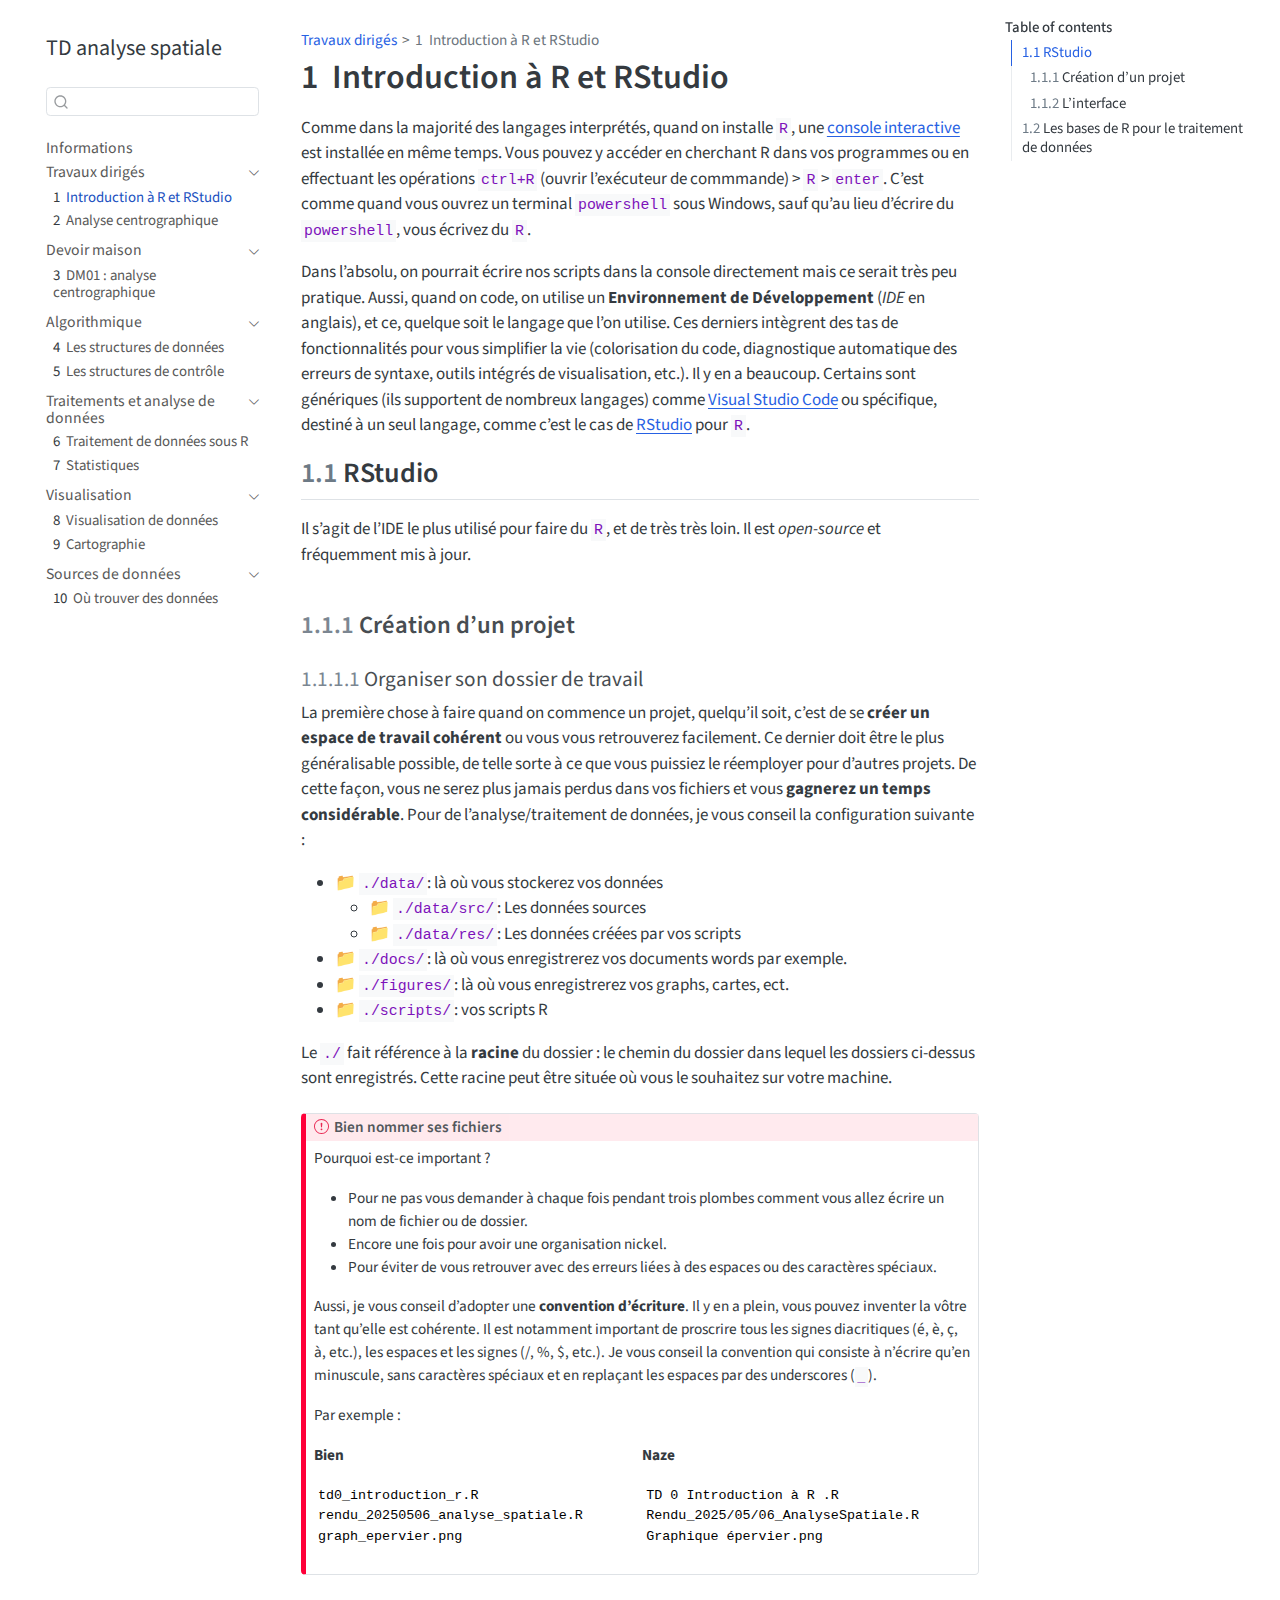
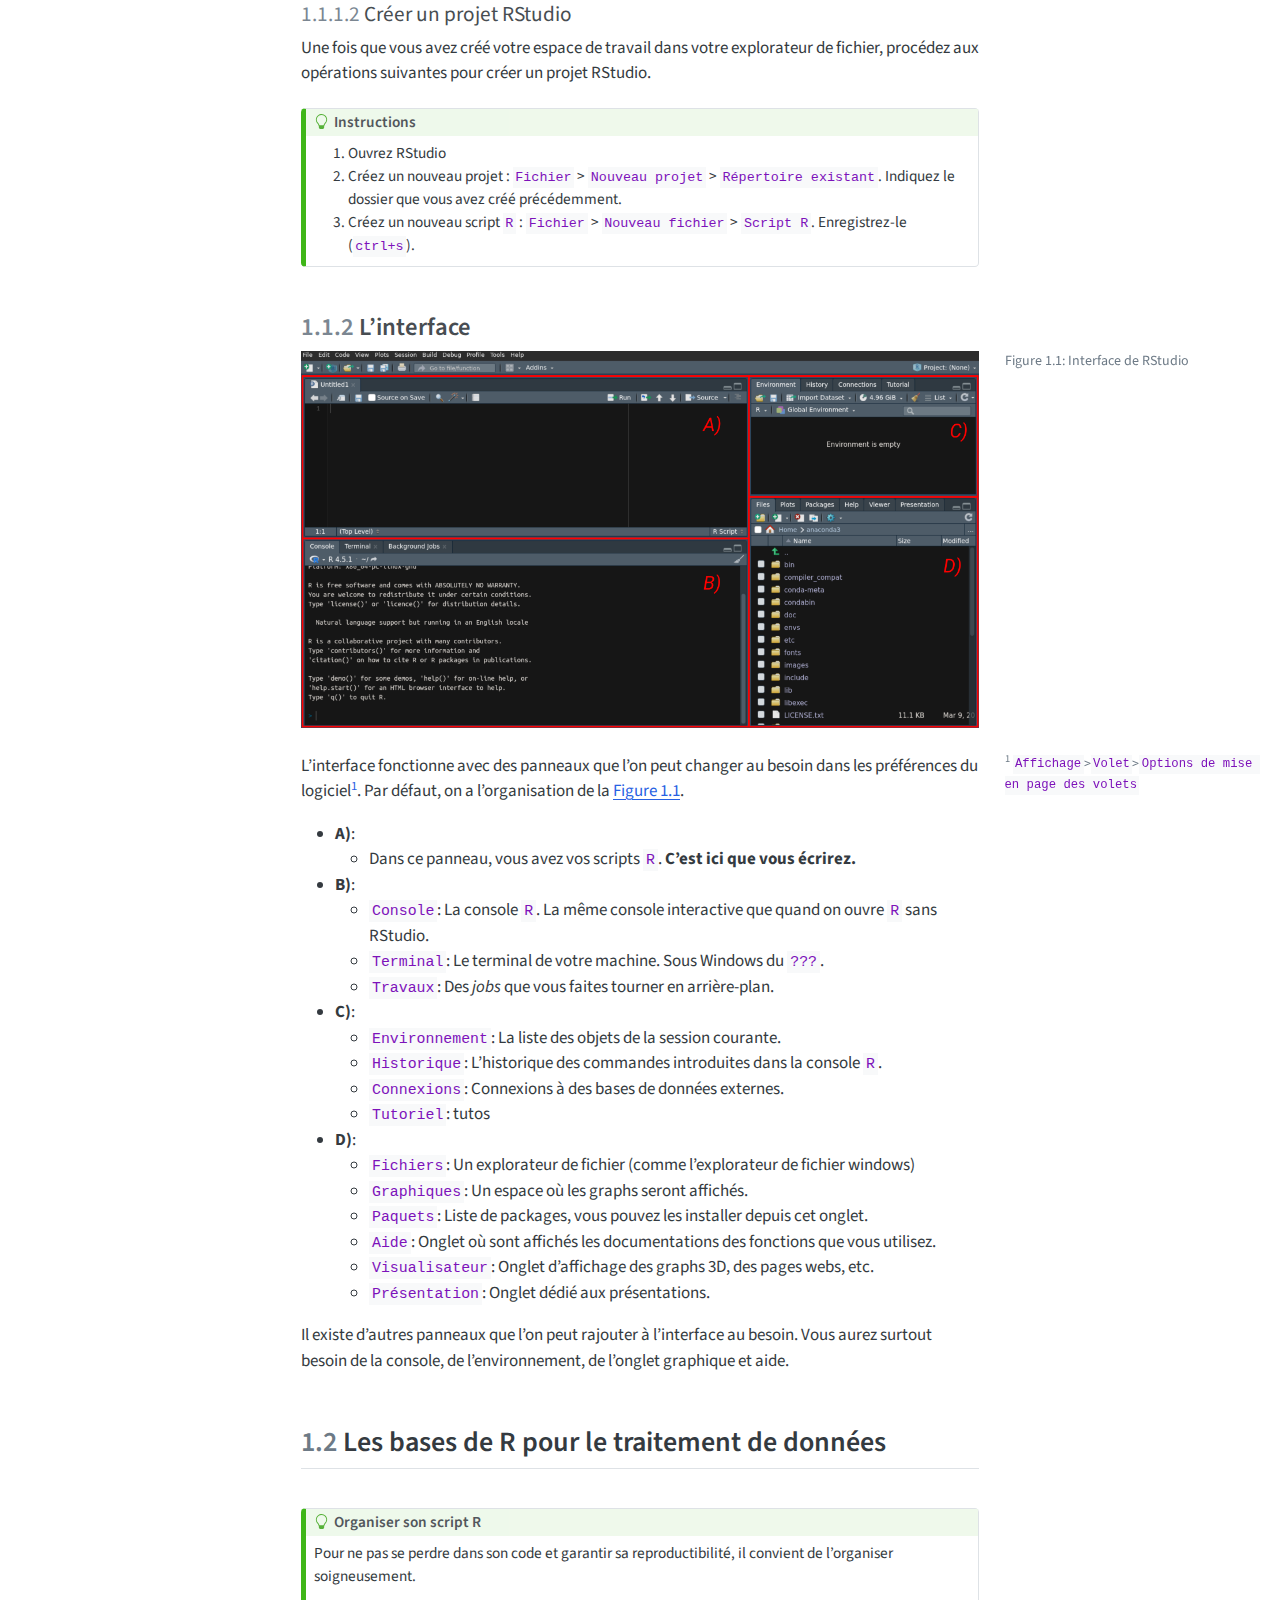
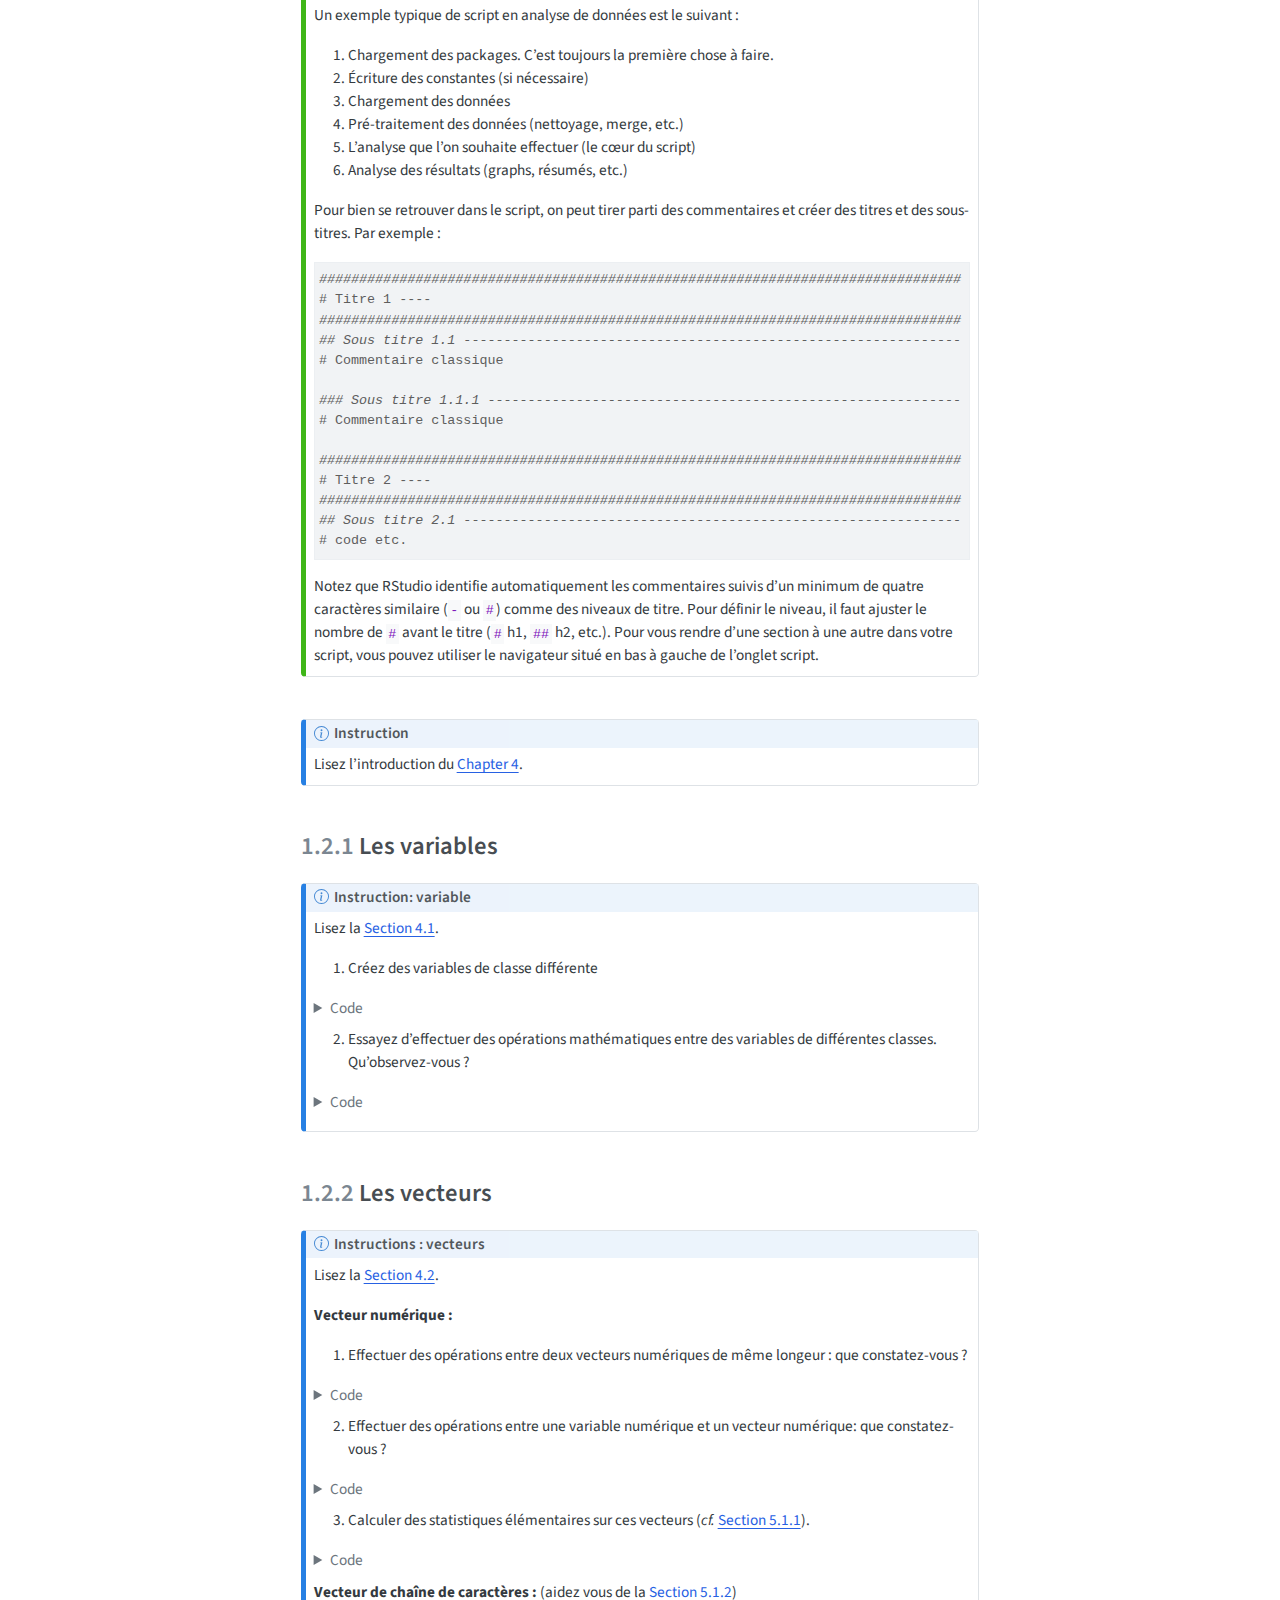
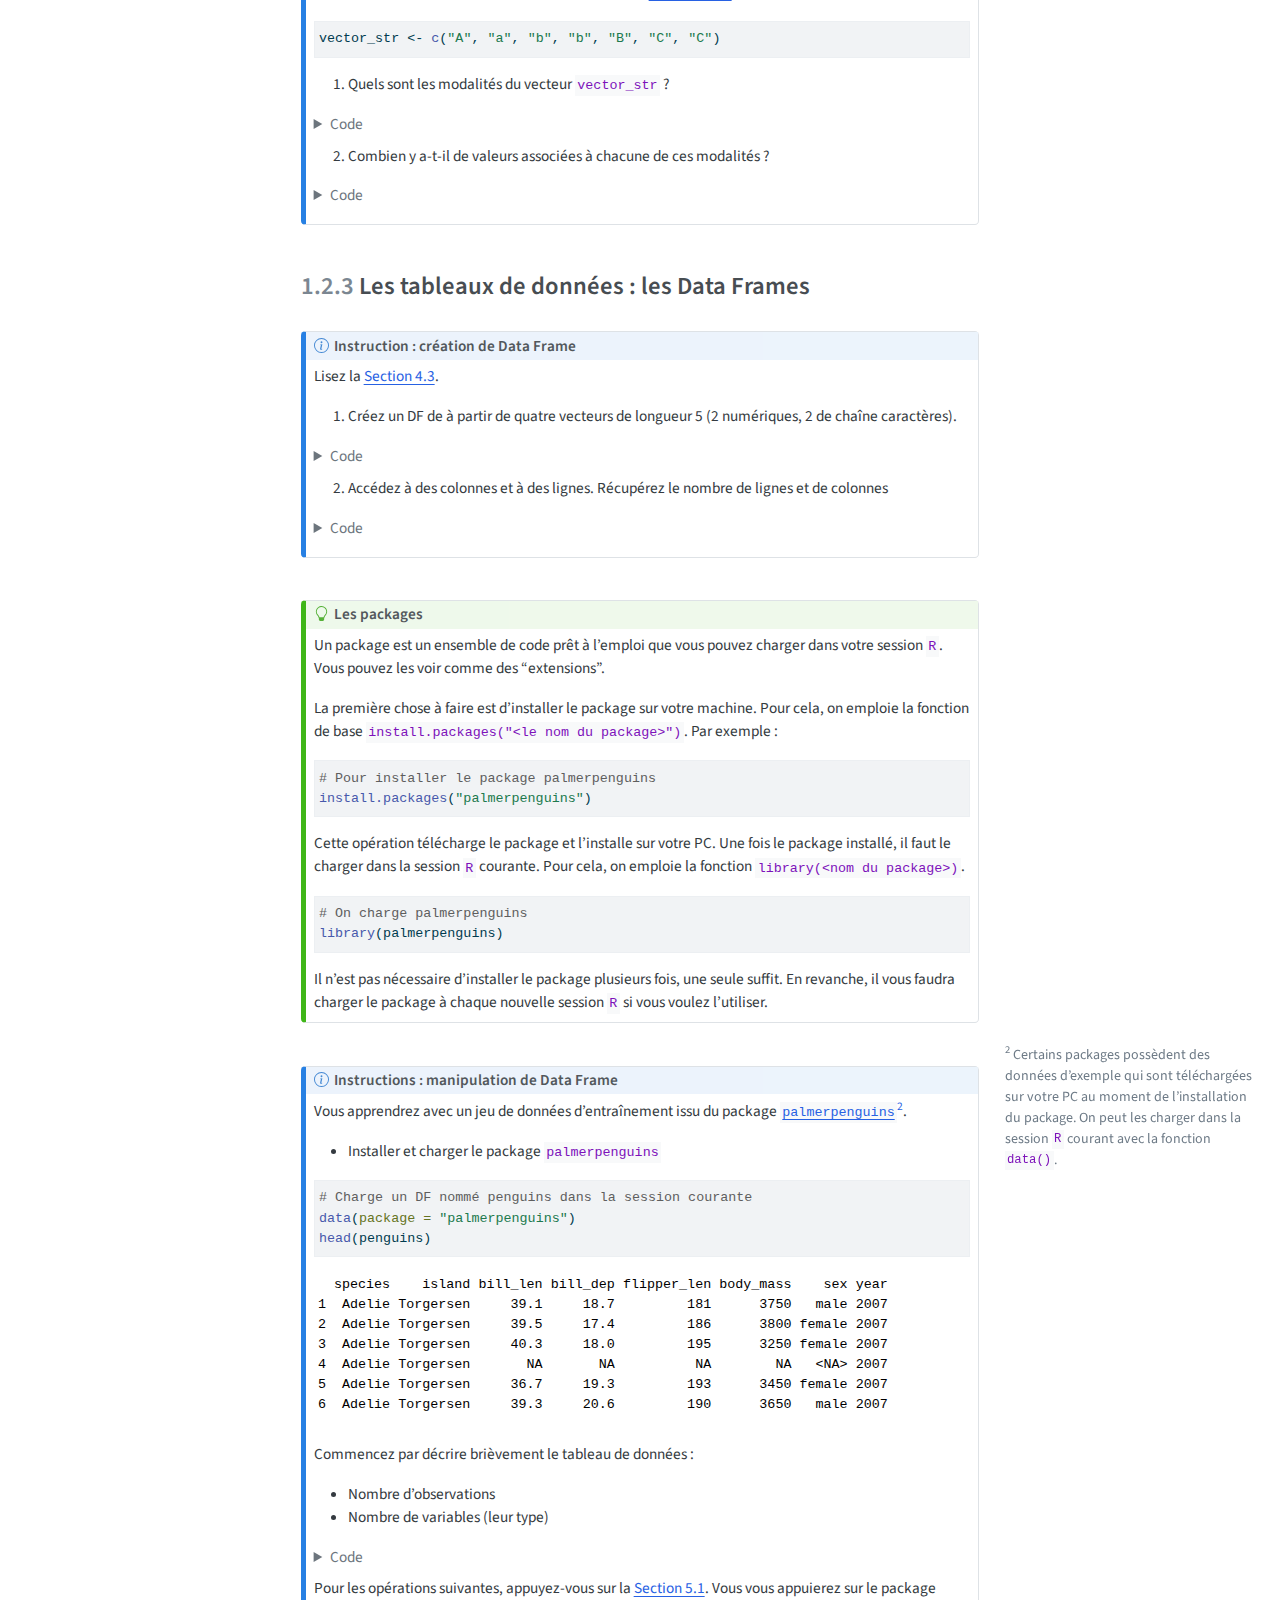
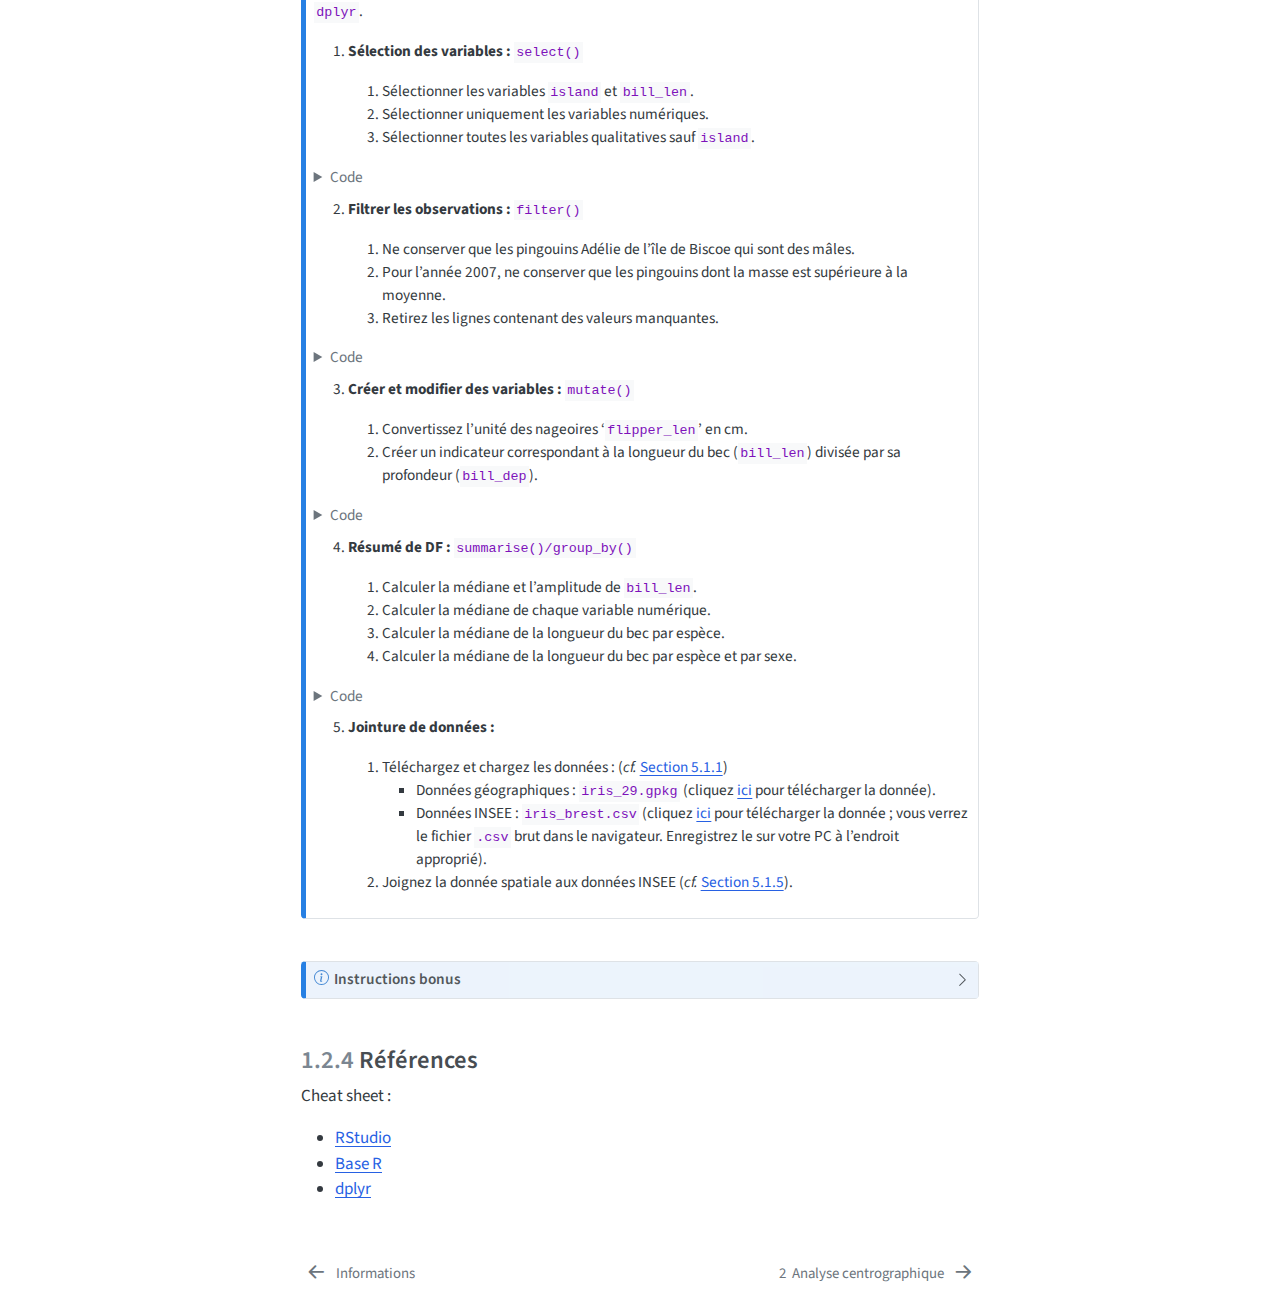
<file: docs/00_intro_r/intro_r.html>
<!DOCTYPE html>
<html xmlns="http://www.w3.org/1999/xhtml" lang="en" xml:lang="en"><head>

<meta charset="utf-8">
<meta name="generator" content="quarto-1.7.31">

<meta name="viewport" content="width=device-width, initial-scale=1.0, user-scalable=yes">


<title>1&nbsp; Introduction à R et RStudio – TD analyse spatiale</title>
<style>
code{white-space: pre-wrap;}
span.smallcaps{font-variant: small-caps;}
div.columns{display: flex; gap: min(4vw, 1.5em);}
div.column{flex: auto; overflow-x: auto;}
div.hanging-indent{margin-left: 1.5em; text-indent: -1.5em;}
ul.task-list{list-style: none;}
ul.task-list li input[type="checkbox"] {
  width: 0.8em;
  margin: 0 0.8em 0.2em -1em; /* quarto-specific, see https://github.com/quarto-dev/quarto-cli/issues/4556 */ 
  vertical-align: middle;
}
/* CSS for syntax highlighting */
html { -webkit-text-size-adjust: 100%; }
pre > code.sourceCode { white-space: pre; position: relative; }
pre > code.sourceCode > span { display: inline-block; line-height: 1.25; }
pre > code.sourceCode > span:empty { height: 1.2em; }
.sourceCode { overflow: visible; }
code.sourceCode > span { color: inherit; text-decoration: inherit; }
div.sourceCode { margin: 1em 0; }
pre.sourceCode { margin: 0; }
@media screen {
div.sourceCode { overflow: auto; }
}
@media print {
pre > code.sourceCode { white-space: pre-wrap; }
pre > code.sourceCode > span { text-indent: -5em; padding-left: 5em; }
}
pre.numberSource code
  { counter-reset: source-line 0; }
pre.numberSource code > span
  { position: relative; left: -4em; counter-increment: source-line; }
pre.numberSource code > span > a:first-child::before
  { content: counter(source-line);
    position: relative; left: -1em; text-align: right; vertical-align: baseline;
    border: none; display: inline-block;
    -webkit-touch-callout: none; -webkit-user-select: none;
    -khtml-user-select: none; -moz-user-select: none;
    -ms-user-select: none; user-select: none;
    padding: 0 4px; width: 4em;
  }
pre.numberSource { margin-left: 3em;  padding-left: 4px; }
div.sourceCode
  {   }
@media screen {
pre > code.sourceCode > span > a:first-child::before { text-decoration: underline; }
}
</style>


<script src="../site_libs/quarto-nav/quarto-nav.js"></script>
<script src="../site_libs/quarto-nav/headroom.min.js"></script>
<script src="../site_libs/clipboard/clipboard.min.js"></script>
<script src="../site_libs/quarto-search/autocomplete.umd.js"></script>
<script src="../site_libs/quarto-search/fuse.min.js"></script>
<script src="../site_libs/quarto-search/quarto-search.js"></script>
<meta name="quarto:offset" content="../">
<link href="../01_points/semi_points.html" rel="next">
<link href="../index.html" rel="prev">
<script src="../site_libs/quarto-html/quarto.js" type="module"></script>
<script src="../site_libs/quarto-html/tabsets/tabsets.js" type="module"></script>
<script src="../site_libs/quarto-html/popper.min.js"></script>
<script src="../site_libs/quarto-html/tippy.umd.min.js"></script>
<script src="../site_libs/quarto-html/anchor.min.js"></script>
<link href="../site_libs/quarto-html/tippy.css" rel="stylesheet">
<link href="../site_libs/quarto-html/quarto-syntax-highlighting-e1a5c8363afafaef2c763b6775fbf3ca.css" rel="stylesheet" id="quarto-text-highlighting-styles">
<script src="../site_libs/bootstrap/bootstrap.min.js"></script>
<link href="../site_libs/bootstrap/bootstrap-icons.css" rel="stylesheet">
<link href="../site_libs/bootstrap/bootstrap-c0f8282d1904867bd677e0497fc46e93.min.css" rel="stylesheet" append-hash="true" id="quarto-bootstrap" data-mode="light">
<script id="quarto-search-options" type="application/json">{
  "location": "sidebar",
  "copy-button": false,
  "collapse-after": 3,
  "panel-placement": "start",
  "type": "textbox",
  "limit": 50,
  "keyboard-shortcut": [
    "f",
    "/",
    "s"
  ],
  "show-item-context": false,
  "language": {
    "search-no-results-text": "No results",
    "search-matching-documents-text": "matching documents",
    "search-copy-link-title": "Copy link to search",
    "search-hide-matches-text": "Hide additional matches",
    "search-more-match-text": "more match in this document",
    "search-more-matches-text": "more matches in this document",
    "search-clear-button-title": "Clear",
    "search-text-placeholder": "",
    "search-detached-cancel-button-title": "Cancel",
    "search-submit-button-title": "Submit",
    "search-label": "Search"
  }
}</script>


</head>

<body class="nav-sidebar floating slimcontent quarto-light">

<div id="quarto-search-results"></div>
  <header id="quarto-header" class="headroom fixed-top">
  <nav class="quarto-secondary-nav">
    <div class="container-fluid d-flex">
      <button type="button" class="quarto-btn-toggle btn" data-bs-toggle="collapse" role="button" data-bs-target=".quarto-sidebar-collapse-item" aria-controls="quarto-sidebar" aria-expanded="false" aria-label="Toggle sidebar navigation" onclick="if (window.quartoToggleHeadroom) { window.quartoToggleHeadroom(); }">
        <i class="bi bi-layout-text-sidebar-reverse"></i>
      </button>
        <nav class="quarto-page-breadcrumbs" aria-label="breadcrumb"><ol class="breadcrumb"><li class="breadcrumb-item"><a href="../00_intro_r/intro_r.html">Travaux dirigés</a></li><li class="breadcrumb-item"><a href="../00_intro_r/intro_r.html"><span class="chapter-number">1</span>&nbsp; <span class="chapter-title">Introduction à R et RStudio</span></a></li></ol></nav>
        <a class="flex-grow-1" role="navigation" data-bs-toggle="collapse" data-bs-target=".quarto-sidebar-collapse-item" aria-controls="quarto-sidebar" aria-expanded="false" aria-label="Toggle sidebar navigation" onclick="if (window.quartoToggleHeadroom) { window.quartoToggleHeadroom(); }">      
        </a>
      <button type="button" class="btn quarto-search-button" aria-label="Search" onclick="window.quartoOpenSearch();">
        <i class="bi bi-search"></i>
      </button>
    </div>
  </nav>
</header>
<!-- content -->
<div id="quarto-content" class="quarto-container page-columns page-rows-contents page-layout-article">
<!-- sidebar -->
  <nav id="quarto-sidebar" class="sidebar collapse collapse-horizontal quarto-sidebar-collapse-item sidebar-navigation floating overflow-auto">
    <div class="pt-lg-2 mt-2 text-left sidebar-header">
    <div class="sidebar-title mb-0 py-0">
      <a href="../">TD analyse spatiale</a> 
    </div>
      </div>
        <div class="mt-2 flex-shrink-0 align-items-center">
        <div class="sidebar-search">
        <div id="quarto-search" class="" title="Search"></div>
        </div>
        </div>
    <div class="sidebar-menu-container"> 
    <ul class="list-unstyled mt-1">
        <li class="sidebar-item">
  <div class="sidebar-item-container"> 
  <a href="../index.html" class="sidebar-item-text sidebar-link">
 <span class="menu-text">Informations</span></a>
  </div>
</li>
        <li class="sidebar-item sidebar-item-section">
      <div class="sidebar-item-container"> 
            <a class="sidebar-item-text sidebar-link text-start" data-bs-toggle="collapse" data-bs-target="#quarto-sidebar-section-1" role="navigation" aria-expanded="true">
 <span class="menu-text">Travaux dirigés</span></a>
          <a class="sidebar-item-toggle text-start" data-bs-toggle="collapse" data-bs-target="#quarto-sidebar-section-1" role="navigation" aria-expanded="true" aria-label="Toggle section">
            <i class="bi bi-chevron-right ms-2"></i>
          </a> 
      </div>
      <ul id="quarto-sidebar-section-1" class="collapse list-unstyled sidebar-section depth1 show">  
          <li class="sidebar-item">
  <div class="sidebar-item-container"> 
  <a href="../00_intro_r/intro_r.html" class="sidebar-item-text sidebar-link active">
 <span class="menu-text"><span class="chapter-number">1</span>&nbsp; <span class="chapter-title">Introduction à R et RStudio</span></span></a>
  </div>
</li>
          <li class="sidebar-item">
  <div class="sidebar-item-container"> 
  <a href="../01_points/semi_points.html" class="sidebar-item-text sidebar-link">
 <span class="menu-text"><span class="chapter-number">2</span>&nbsp; <span class="chapter-title">Analyse centrographique</span></span></a>
  </div>
</li>
      </ul>
  </li>
        <li class="sidebar-item sidebar-item-section">
      <div class="sidebar-item-container"> 
            <a class="sidebar-item-text sidebar-link text-start" data-bs-toggle="collapse" data-bs-target="#quarto-sidebar-section-2" role="navigation" aria-expanded="true">
 <span class="menu-text">Devoir maison</span></a>
          <a class="sidebar-item-toggle text-start" data-bs-toggle="collapse" data-bs-target="#quarto-sidebar-section-2" role="navigation" aria-expanded="true" aria-label="Toggle section">
            <i class="bi bi-chevron-right ms-2"></i>
          </a> 
      </div>
      <ul id="quarto-sidebar-section-2" class="collapse list-unstyled sidebar-section depth1 show">  
          <li class="sidebar-item">
  <div class="sidebar-item-container"> 
  <a href="../DM01_centro/dm01_centro.html" class="sidebar-item-text sidebar-link">
 <span class="menu-text"><span class="chapter-number">3</span>&nbsp; <span class="chapter-title">DM01 : analyse centrographique</span></span></a>
  </div>
</li>
      </ul>
  </li>
        <li class="sidebar-item sidebar-item-section">
      <div class="sidebar-item-container"> 
            <a class="sidebar-item-text sidebar-link text-start" data-bs-toggle="collapse" data-bs-target="#quarto-sidebar-section-3" role="navigation" aria-expanded="true">
 <span class="menu-text">Algorithmique</span></a>
          <a class="sidebar-item-toggle text-start" data-bs-toggle="collapse" data-bs-target="#quarto-sidebar-section-3" role="navigation" aria-expanded="true" aria-label="Toggle section">
            <i class="bi bi-chevron-right ms-2"></i>
          </a> 
      </div>
      <ul id="quarto-sidebar-section-3" class="collapse list-unstyled sidebar-section depth1 show">  
          <li class="sidebar-item">
  <div class="sidebar-item-container"> 
  <a href="../ressources/algorithmique/structure_donnees.html" class="sidebar-item-text sidebar-link">
 <span class="menu-text"><span class="chapter-number">4</span>&nbsp; <span class="chapter-title">Les structures de données</span></span></a>
  </div>
</li>
          <li class="sidebar-item">
  <div class="sidebar-item-container"> 
  <a href="../ressources/algorithmique/structure_controle.html" class="sidebar-item-text sidebar-link">
 <span class="menu-text"><span class="chapter-number">5</span>&nbsp; <span class="chapter-title">Les structures de contrôle</span></span></a>
  </div>
</li>
      </ul>
  </li>
        <li class="sidebar-item sidebar-item-section">
      <div class="sidebar-item-container"> 
            <a class="sidebar-item-text sidebar-link text-start" data-bs-toggle="collapse" data-bs-target="#quarto-sidebar-section-4" role="navigation" aria-expanded="true">
 <span class="menu-text">Traitements et analyse de données</span></a>
          <a class="sidebar-item-toggle text-start" data-bs-toggle="collapse" data-bs-target="#quarto-sidebar-section-4" role="navigation" aria-expanded="true" aria-label="Toggle section">
            <i class="bi bi-chevron-right ms-2"></i>
          </a> 
      </div>
      <ul id="quarto-sidebar-section-4" class="collapse list-unstyled sidebar-section depth1 show">  
          <li class="sidebar-item">
  <div class="sidebar-item-container"> 
  <a href="../ressources/data_process/data_basic.html" class="sidebar-item-text sidebar-link">
 <span class="menu-text"><span class="chapter-number">6</span>&nbsp; <span class="chapter-title">Traitement de données sous R</span></span></a>
  </div>
</li>
          <li class="sidebar-item">
  <div class="sidebar-item-container"> 
  <a href="../ressources/stats/stats.html" class="sidebar-item-text sidebar-link">
 <span class="menu-text"><span class="chapter-number">7</span>&nbsp; <span class="chapter-title">Statistiques</span></span></a>
  </div>
</li>
      </ul>
  </li>
        <li class="sidebar-item sidebar-item-section">
      <div class="sidebar-item-container"> 
            <a class="sidebar-item-text sidebar-link text-start" data-bs-toggle="collapse" data-bs-target="#quarto-sidebar-section-5" role="navigation" aria-expanded="true">
 <span class="menu-text">Visualisation</span></a>
          <a class="sidebar-item-toggle text-start" data-bs-toggle="collapse" data-bs-target="#quarto-sidebar-section-5" role="navigation" aria-expanded="true" aria-label="Toggle section">
            <i class="bi bi-chevron-right ms-2"></i>
          </a> 
      </div>
      <ul id="quarto-sidebar-section-5" class="collapse list-unstyled sidebar-section depth1 show">  
          <li class="sidebar-item">
  <div class="sidebar-item-container"> 
  <a href="../ressources/viz/graph.html" class="sidebar-item-text sidebar-link">
 <span class="menu-text"><span class="chapter-number">8</span>&nbsp; <span class="chapter-title">Visualisation de données</span></span></a>
  </div>
</li>
          <li class="sidebar-item">
  <div class="sidebar-item-container"> 
  <a href="../ressources/viz/map.html" class="sidebar-item-text sidebar-link">
 <span class="menu-text"><span class="chapter-number">9</span>&nbsp; <span class="chapter-title">Cartographie</span></span></a>
  </div>
</li>
      </ul>
  </li>
        <li class="sidebar-item sidebar-item-section">
      <div class="sidebar-item-container"> 
            <a class="sidebar-item-text sidebar-link text-start" data-bs-toggle="collapse" data-bs-target="#quarto-sidebar-section-6" role="navigation" aria-expanded="true">
 <span class="menu-text">Sources de données</span></a>
          <a class="sidebar-item-toggle text-start" data-bs-toggle="collapse" data-bs-target="#quarto-sidebar-section-6" role="navigation" aria-expanded="true" aria-label="Toggle section">
            <i class="bi bi-chevron-right ms-2"></i>
          </a> 
      </div>
      <ul id="quarto-sidebar-section-6" class="collapse list-unstyled sidebar-section depth1 show">  
          <li class="sidebar-item">
  <div class="sidebar-item-container"> 
  <a href="../ressources/where_data/where_data.html" class="sidebar-item-text sidebar-link">
 <span class="menu-text"><span class="chapter-number">10</span>&nbsp; <span class="chapter-title">Où trouver des données</span></span></a>
  </div>
</li>
      </ul>
  </li>
    </ul>
    </div>
</nav>
<div id="quarto-sidebar-glass" class="quarto-sidebar-collapse-item" data-bs-toggle="collapse" data-bs-target=".quarto-sidebar-collapse-item"></div>
<!-- margin-sidebar -->
    <div id="quarto-margin-sidebar" class="sidebar margin-sidebar">
        <nav id="TOC" role="doc-toc" class="toc-active">
    <h2 id="toc-title">Table of contents</h2>
   
  <ul>
  <li><a href="#rstudio" id="toc-rstudio" class="nav-link active" data-scroll-target="#rstudio"><span class="header-section-number">1.1</span> RStudio</a>
  <ul>
  <li><a href="#création-dun-projet" id="toc-création-dun-projet" class="nav-link" data-scroll-target="#création-dun-projet"><span class="header-section-number">1.1.1</span> Création d’un projet</a>
  <ul class="collapse">
  <li><a href="#sec-orga-files" id="toc-sec-orga-files" class="nav-link" data-scroll-target="#sec-orga-files"><span class="header-section-number">1.1.1.1</span> Organiser son dossier de travail</a></li>
  <li><a href="#créer-un-projet-rstudio" id="toc-créer-un-projet-rstudio" class="nav-link" data-scroll-target="#créer-un-projet-rstudio"><span class="header-section-number">1.1.1.2</span> Créer un projet RStudio</a></li>
  </ul></li>
  <li><a href="#linterface" id="toc-linterface" class="nav-link" data-scroll-target="#linterface"><span class="header-section-number">1.1.2</span> L’interface</a></li>
  </ul></li>
  <li><a href="#les-bases-de-r-pour-le-traitement-de-données" id="toc-les-bases-de-r-pour-le-traitement-de-données" class="nav-link" data-scroll-target="#les-bases-de-r-pour-le-traitement-de-données"><span class="header-section-number">1.2</span> Les bases de R pour le traitement de données</a>
  <ul>
  <li><a href="#les-variables" id="toc-les-variables" class="nav-link" data-scroll-target="#les-variables"><span class="header-section-number">1.2.1</span> Les variables</a></li>
  <li><a href="#les-vecteurs" id="toc-les-vecteurs" class="nav-link" data-scroll-target="#les-vecteurs"><span class="header-section-number">1.2.2</span> Les vecteurs</a></li>
  <li><a href="#les-tableaux-de-données-les-data-frames" id="toc-les-tableaux-de-données-les-data-frames" class="nav-link" data-scroll-target="#les-tableaux-de-données-les-data-frames"><span class="header-section-number">1.2.3</span> Les tableaux de données : les Data Frames</a></li>
  <li><a href="#références" id="toc-références" class="nav-link" data-scroll-target="#références"><span class="header-section-number">1.2.4</span> Références</a></li>
  </ul></li>
  </ul>
</nav>
    </div>
<!-- main -->
<main class="content page-columns page-full" id="quarto-document-content">

<header id="title-block-header" class="quarto-title-block default"><nav class="quarto-page-breadcrumbs quarto-title-breadcrumbs d-none d-lg-block" aria-label="breadcrumb"><ol class="breadcrumb"><li class="breadcrumb-item"><a href="../00_intro_r/intro_r.html">Travaux dirigés</a></li><li class="breadcrumb-item"><a href="../00_intro_r/intro_r.html"><span class="chapter-number">1</span>&nbsp; <span class="chapter-title">Introduction à R et RStudio</span></a></li></ol></nav>
<div class="quarto-title">
<h1 class="title"><span class="chapter-number">1</span>&nbsp; <span class="chapter-title">Introduction à R et RStudio</span></h1>
</div>



<div class="quarto-title-meta">

    
  
    
  </div>
  


</header>


<p>Comme dans la majorité des langages interprétés, quand on installe <code>R</code>, une <a href="https://en.wikipedia.org/wiki/Read%E2%80%93eval%E2%80%93print_loop">console interactive</a> est installée en même temps. Vous pouvez y accéder en cherchant R dans vos programmes ou en effectuant les opérations <code>ctrl+R</code> (ouvrir l’exécuteur de commmande) &gt; <code>R</code> &gt; <code>enter</code>. C’est comme quand vous ouvrez un terminal <code>powershell</code> sous Windows, sauf qu’au lieu d’écrire du <code>powershell</code>, vous écrivez du <code>R</code>.</p>
<p>Dans l’absolu, on pourrait écrire nos scripts dans la console directement mais ce serait très peu pratique. Aussi, quand on code, on utilise un <strong>Environnement de Développement</strong> (<em>IDE</em> en anglais), et ce, quelque soit le langage que l’on utilise. Ces derniers intègrent des tas de fonctionnalités pour vous simplifier la vie (colorisation du code, diagnostique automatique des erreurs de syntaxe, outils intégrés de visualisation, etc.). Il y en a beaucoup. Certains sont génériques (ils supportent de nombreux langages) comme <a href="https://code.visualstudio.com/">Visual Studio Code</a> ou spécifique, destiné à un seul langage, comme c’est le cas de <a href="https://posit.co/download/rstudio-desktop/">RStudio</a> pour <code>R</code>.</p>
<section id="rstudio" class="level2 page-columns page-full" data-number="1.1">
<h2 data-number="1.1" class="anchored" data-anchor-id="rstudio"><span class="header-section-number">1.1</span> RStudio</h2>
<p>Il s’agit de l’IDE le plus utilisé pour faire du <code>R</code>, et de très très loin. Il est <em>open-source</em> et fréquemment mis à jour.</p>
<section id="création-dun-projet" class="level3" data-number="1.1.1">
<h3 data-number="1.1.1" class="anchored" data-anchor-id="création-dun-projet"><span class="header-section-number">1.1.1</span> Création d’un projet</h3>
<section id="sec-orga-files" class="level4" data-number="1.1.1.1">
<h4 data-number="1.1.1.1" class="anchored" data-anchor-id="sec-orga-files"><span class="header-section-number">1.1.1.1</span> Organiser son dossier de travail</h4>
<p>La première chose à faire quand on commence un projet, quelqu’il soit, c’est de se <strong>créer un espace de travail cohérent</strong> ou vous vous retrouverez facilement. Ce dernier doit être le plus généralisable possible, de telle sorte à ce que vous puissiez le réemployer pour d’autres projets. De cette façon, vous ne serez plus jamais perdus dans vos fichiers et vous <strong>gagnerez un temps considérable</strong>. Pour de l’analyse/traitement de données, je vous conseil la configuration suivante :</p>
<ul>
<li>📁 <code>./data/</code>: là où vous stockerez vos données
<ul>
<li>📁 <code>./data/src/</code>: Les données sources</li>
<li>📁 <code>./data/res/</code>: Les données créées par vos scripts</li>
</ul></li>
<li>📁 <code>./docs/</code>: là où vous enregistrerez vos documents words par exemple.</li>
<li>📁 <code>./figures/</code>: là où vous enregistrerez vos graphs, cartes, ect.</li>
<li>📁 <code>./scripts/</code>: vos scripts R</li>
</ul>
<p>Le <code>./</code> fait référence à la <strong>racine</strong> du dossier : le chemin du dossier dans lequel les dossiers ci-dessus sont enregistrés. Cette racine peut être située où vous le souhaitez sur votre machine.</p>
<div class="callout callout-style-default callout-important callout-titled" title="Bien nommer ses fichiers">
<div class="callout-header d-flex align-content-center">
<div class="callout-icon-container">
<i class="callout-icon"></i>
</div>
<div class="callout-title-container flex-fill">
Bien nommer ses fichiers
</div>
</div>
<div class="callout-body-container callout-body">
<p>Pourquoi est-ce important ?</p>
<ul>
<li>Pour ne pas vous demander à chaque fois pendant trois plombes comment vous allez écrire un nom de fichier ou de dossier.</li>
<li>Encore une fois pour avoir une organisation nickel.</li>
<li>Pour éviter de vous retrouver avec des erreurs liées à des espaces ou des caractères spéciaux.</li>
</ul>
<p>Aussi, je vous conseil d’adopter une <strong>convention d’écriture</strong>. Il y en a plein, vous pouvez inventer la vôtre tant qu’elle est cohérente. Il est notamment important de proscrire tous les signes diacritiques (é, è, ç, à, etc.), les espaces et les signes (/, %, $, etc.). Je vous conseil la convention qui consiste à n’écrire qu’en minuscule, sans caractères spéciaux et en replaçant les espaces par des underscores (<code>_</code>).</p>
<p>Par exemple :</p>
<div class="columns">
<div class="column" style="width:50%;">
<p><strong>Bien</strong></p>
<pre><code>td0_introduction_r.R
rendu_20250506_analyse_spatiale.R
graph_epervier.png</code></pre>
</div><div class="column" style="width:50%;">
<p><strong>Naze</strong></p>
<pre><code>TD 0 Introduction à R .R
Rendu_2025/05/06_AnalyseSpatiale.R
Graphique épervier.png</code></pre>
</div>
</div>
</div>
</div>
</section>
<section id="créer-un-projet-rstudio" class="level4" data-number="1.1.1.2">
<h4 data-number="1.1.1.2" class="anchored" data-anchor-id="créer-un-projet-rstudio"><span class="header-section-number">1.1.1.2</span> Créer un projet RStudio</h4>
<p>Une fois que vous avez créé votre espace de travail dans votre explorateur de fichier, procédez aux opérations suivantes pour créer un projet RStudio.</p>
<div class="callout callout-style-default callout-tip callout-titled" title="Instructions">
<div class="callout-header d-flex align-content-center">
<div class="callout-icon-container">
<i class="callout-icon"></i>
</div>
<div class="callout-title-container flex-fill">
Instructions
</div>
</div>
<div class="callout-body-container callout-body">
<ol type="1">
<li>Ouvrez RStudio</li>
<li>Créez un nouveau projet : <code>Fichier</code> &gt; <code>Nouveau projet</code> &gt; <code>Répertoire existant</code>. Indiquez le dossier que vous avez créé précédemment.</li>
<li>Créez un nouveau script <code>R</code> : <code>Fichier</code> &gt; <code>Nouveau fichier</code> &gt; <code>Script R</code>. Enregistrez-le (<code>ctrl+s</code>).</li>
</ol>
</div>
</div>
</section>
</section>
<section id="linterface" class="level3 page-columns page-full" data-number="1.1.2">
<h3 data-number="1.1.2" class="anchored" data-anchor-id="linterface"><span class="header-section-number">1.1.2</span> L’interface</h3>
<div id="fig-rstud_inter" class="quarto-float quarto-figure quarto-figure-center anchored page-columns page-full">
<figure class="quarto-float quarto-float-fig figure page-columns page-full">
<div aria-describedby="fig-rstud_inter-caption-0ceaefa1-69ba-4598-a22c-09a6ac19f8ca">
<img src="figures/rstud_interface.png" class="img-fluid figure-img">
</div>
<figcaption class="quarto-float-caption-margin quarto-float-caption quarto-float-fig margin-caption" id="fig-rstud_inter-caption-0ceaefa1-69ba-4598-a22c-09a6ac19f8ca">
Figure&nbsp;1.1: Interface de RStudio
</figcaption>
</figure>
</div>
<p>L’interface fonctionne avec des panneaux que l’on peut changer au besoin dans les préférences du logiciel<a href="#fn1" class="footnote-ref" id="fnref1" role="doc-noteref"><sup>1</sup></a>. Par défaut, on a l’organisation de la <a href="#fig-rstud_inter" class="quarto-xref">Figure&nbsp;<span>1.1</span></a>.</p>
<div class="no-row-height column-margin column-container"><div id="fn1"><p><sup>1</sup>&nbsp;<code>Affichage</code>&gt;<code>Volet</code>&gt;<code>Options de mise en page des volets</code></p></div></div><ul>
<li><strong>A)</strong>:
<ul>
<li>Dans ce panneau, vous avez vos scripts <code>R</code>. <strong>C’est ici que vous écrirez.</strong></li>
</ul></li>
<li><strong>B)</strong>:
<ul>
<li><code>Console</code>: La console <code>R</code>. La même console interactive que quand on ouvre <code>R</code> sans RStudio.</li>
<li><code>Terminal</code>: Le terminal de votre machine. Sous Windows du <code>???</code>.</li>
<li><code>Travaux</code>: Des <em>jobs</em> que vous faites tourner en arrière-plan.</li>
</ul></li>
<li><strong>C)</strong>:
<ul>
<li><code>Environnement</code>: La liste des objets de la session courante.</li>
<li><code>Historique</code>: L’historique des commandes introduites dans la console <code>R</code>.</li>
<li><code>Connexions</code>: Connexions à des bases de données externes.</li>
<li><code>Tutoriel</code>: tutos</li>
</ul></li>
<li><strong>D)</strong>:
<ul>
<li><code>Fichiers</code>: Un explorateur de fichier (comme l’explorateur de fichier windows)</li>
<li><code>Graphiques</code>: Un espace où les graphs seront affichés.</li>
<li><code>Paquets</code>: Liste de packages, vous pouvez les installer depuis cet onglet.</li>
<li><code>Aide</code>: Onglet où sont affichés les documentations des fonctions que vous utilisez.</li>
<li><code>Visualisateur</code>: Onglet d’affichage des graphs 3D, des pages webs, etc.</li>
<li><code>Présentation</code>: Onglet dédié aux présentations.</li>
</ul></li>
</ul>
<p>Il existe d’autres panneaux que l’on peut rajouter à l’interface au besoin. Vous aurez surtout besoin de la console, de l’environnement, de l’onglet graphique et aide.</p>
</section>
</section>
<section id="les-bases-de-r-pour-le-traitement-de-données" class="level2 page-columns page-full" data-number="1.2">
<h2 data-number="1.2" class="anchored" data-anchor-id="les-bases-de-r-pour-le-traitement-de-données"><span class="header-section-number">1.2</span> Les bases de R pour le traitement de données</h2>
<div class="callout callout-style-default callout-tip callout-titled" title="Organiser son script R">
<div class="callout-header d-flex align-content-center">
<div class="callout-icon-container">
<i class="callout-icon"></i>
</div>
<div class="callout-title-container flex-fill">
Organiser son script R
</div>
</div>
<div class="callout-body-container callout-body">
<p>Pour ne pas se perdre dans son code et garantir sa reproductibilité, il convient de l’organiser soigneusement.</p>
<p>Un exemple typique de script en analyse de données est le suivant :</p>
<ol type="1">
<li>Chargement des packages. C’est toujours la première chose à faire.</li>
<li>Écriture des constantes (si nécessaire)</li>
<li>Chargement des données</li>
<li>Pré-traitement des données (nettoyage, merge, etc.)</li>
<li>L’analyse que l’on souhaite effectuer (le cœur du script)</li>
<li>Analyse des résultats (graphs, résumés, etc.)</li>
</ol>
<p>Pour bien se retrouver dans le script, on peut tirer parti des commentaires et créer des titres et des sous-titres. Par exemple :</p>
<div class="cell">
<div class="sourceCode cell-code" id="cb3"><pre class="sourceCode r code-with-copy"><code class="sourceCode r"><span id="cb3-1"><a href="#cb3-1" aria-hidden="true" tabindex="-1"></a><span class="do">################################################################################</span></span>
<span id="cb3-2"><a href="#cb3-2" aria-hidden="true" tabindex="-1"></a><span class="co"># Titre 1 ----</span></span>
<span id="cb3-3"><a href="#cb3-3" aria-hidden="true" tabindex="-1"></a><span class="do">################################################################################</span></span>
<span id="cb3-4"><a href="#cb3-4" aria-hidden="true" tabindex="-1"></a><span class="do">## Sous titre 1.1 --------------------------------------------------------------</span></span>
<span id="cb3-5"><a href="#cb3-5" aria-hidden="true" tabindex="-1"></a><span class="co"># Commentaire classique</span></span>
<span id="cb3-6"><a href="#cb3-6" aria-hidden="true" tabindex="-1"></a></span>
<span id="cb3-7"><a href="#cb3-7" aria-hidden="true" tabindex="-1"></a><span class="do">### Sous titre 1.1.1 -----------------------------------------------------------</span></span>
<span id="cb3-8"><a href="#cb3-8" aria-hidden="true" tabindex="-1"></a><span class="co"># Commentaire classique</span></span>
<span id="cb3-9"><a href="#cb3-9" aria-hidden="true" tabindex="-1"></a></span>
<span id="cb3-10"><a href="#cb3-10" aria-hidden="true" tabindex="-1"></a><span class="do">################################################################################</span></span>
<span id="cb3-11"><a href="#cb3-11" aria-hidden="true" tabindex="-1"></a><span class="co"># Titre 2 ----</span></span>
<span id="cb3-12"><a href="#cb3-12" aria-hidden="true" tabindex="-1"></a><span class="do">################################################################################</span></span>
<span id="cb3-13"><a href="#cb3-13" aria-hidden="true" tabindex="-1"></a><span class="do">## Sous titre 2.1 --------------------------------------------------------------</span></span>
<span id="cb3-14"><a href="#cb3-14" aria-hidden="true" tabindex="-1"></a><span class="co"># code etc.</span></span></code><button title="Copy to Clipboard" class="code-copy-button"><i class="bi"></i></button></pre></div>
</div>
<p>Notez que RStudio identifie automatiquement les commentaires suivis d’un minimum de quatre caractères similaire (<code>-</code> ou <code>#</code>) comme des niveaux de titre. Pour définir le niveau, il faut ajuster le nombre de <code>#</code> avant le titre (<code>#</code> h1, <code>##</code> h2, etc.). Pour vous rendre d’une section à une autre dans votre script, vous pouvez utiliser le navigateur situé en bas à gauche de l’onglet script.</p>
</div>
</div>
<div class="callout callout-style-default callout-note callout-titled" title="Instruction">
<div class="callout-header d-flex align-content-center">
<div class="callout-icon-container">
<i class="callout-icon"></i>
</div>
<div class="callout-title-container flex-fill">
Instruction
</div>
</div>
<div class="callout-body-container callout-body">
<p>Lisez l’introduction du <a href="../ressources/algorithmique/structure_donnees.html" class="quarto-xref"><span>Chapter 4</span></a>.</p>
</div>
</div>
<section id="les-variables" class="level3" data-number="1.2.1">
<h3 data-number="1.2.1" class="anchored" data-anchor-id="les-variables"><span class="header-section-number">1.2.1</span> Les variables</h3>
<div class="callout callout-style-default callout-note callout-titled" title="Instruction: variable">
<div class="callout-header d-flex align-content-center">
<div class="callout-icon-container">
<i class="callout-icon"></i>
</div>
<div class="callout-title-container flex-fill">
Instruction: variable
</div>
</div>
<div class="callout-body-container callout-body">
<p>Lisez la <a href="../ressources/algorithmique/structure_donnees.html#sec-variables" class="quarto-xref"><span>Section 4.1</span></a>.</p>
<ol type="1">
<li>Créez des variables de classe différente</li>
</ol>
<div class="cell">
<details class="code-fold">
<summary>Code</summary>
<div class="sourceCode cell-code" id="cb4"><pre class="sourceCode r code-with-copy"><code class="sourceCode r"><span id="cb4-1"><a href="#cb4-1" aria-hidden="true" tabindex="-1"></a><span class="co"># Variables numériques</span></span>
<span id="cb4-2"><a href="#cb4-2" aria-hidden="true" tabindex="-1"></a>a <span class="ot">&lt;-</span> <span class="dv">1</span></span>
<span id="cb4-3"><a href="#cb4-3" aria-hidden="true" tabindex="-1"></a>b <span class="ot">&lt;-</span> <span class="fl">0.6</span></span>
<span id="cb4-4"><a href="#cb4-4" aria-hidden="true" tabindex="-1"></a><span class="fu">class</span>(a)</span>
<span id="cb4-5"><a href="#cb4-5" aria-hidden="true" tabindex="-1"></a><span class="do">## [1] "numeric"</span></span>
<span id="cb4-6"><a href="#cb4-6" aria-hidden="true" tabindex="-1"></a></span>
<span id="cb4-7"><a href="#cb4-7" aria-hidden="true" tabindex="-1"></a><span class="co"># Variable "character"</span></span>
<span id="cb4-8"><a href="#cb4-8" aria-hidden="true" tabindex="-1"></a>c <span class="ot">&lt;-</span> <span class="st">"texte"</span></span>
<span id="cb4-9"><a href="#cb4-9" aria-hidden="true" tabindex="-1"></a>d <span class="ot">&lt;-</span> <span class="st">"Une autre variable"</span></span>
<span id="cb4-10"><a href="#cb4-10" aria-hidden="true" tabindex="-1"></a><span class="fu">class</span>(c)</span>
<span id="cb4-11"><a href="#cb4-11" aria-hidden="true" tabindex="-1"></a><span class="do">## [1] "character"</span></span></code><button title="Copy to Clipboard" class="code-copy-button"><i class="bi"></i></button></pre></div>
</details>
</div>
<ol start="2" type="1">
<li>Essayez d’effectuer des opérations mathématiques entre des variables de différentes classes. Qu’observez-vous ?</li>
</ol>
<div class="cell">
<details class="code-fold">
<summary>Code</summary>
<div class="sourceCode cell-code" id="cb5"><pre class="sourceCode r code-with-copy"><code class="sourceCode r"><span id="cb5-1"><a href="#cb5-1" aria-hidden="true" tabindex="-1"></a><span class="co"># Opérations</span></span>
<span id="cb5-2"><a href="#cb5-2" aria-hidden="true" tabindex="-1"></a>a <span class="sc">/</span> b</span>
<span id="cb5-3"><a href="#cb5-3" aria-hidden="true" tabindex="-1"></a><span class="do">## [1] 1.666667</span></span>
<span id="cb5-4"><a href="#cb5-4" aria-hidden="true" tabindex="-1"></a>a <span class="sc">*</span> b</span>
<span id="cb5-5"><a href="#cb5-5" aria-hidden="true" tabindex="-1"></a><span class="do">## [1] 0.6</span></span>
<span id="cb5-6"><a href="#cb5-6" aria-hidden="true" tabindex="-1"></a></span>
<span id="cb5-7"><a href="#cb5-7" aria-hidden="true" tabindex="-1"></a><span class="co"># On ne peut pas faire d'opérations entre une variable numérique et une chaîne</span></span>
<span id="cb5-8"><a href="#cb5-8" aria-hidden="true" tabindex="-1"></a><span class="co"># de caractère</span></span>
<span id="cb5-9"><a href="#cb5-9" aria-hidden="true" tabindex="-1"></a>a <span class="sc">+</span> c</span>
<span id="cb5-10"><a href="#cb5-10" aria-hidden="true" tabindex="-1"></a><span class="do">## Error in a + c: non-numeric argument to binary operator</span></span></code><button title="Copy to Clipboard" class="code-copy-button"><i class="bi"></i></button></pre></div>
</details>
</div>
</div>
</div>
</section>
<section id="les-vecteurs" class="level3" data-number="1.2.2">
<h3 data-number="1.2.2" class="anchored" data-anchor-id="les-vecteurs"><span class="header-section-number">1.2.2</span> Les vecteurs</h3>
<div class="callout callout-style-default callout-note callout-titled" title="Instructions : vecteurs">
<div class="callout-header d-flex align-content-center">
<div class="callout-icon-container">
<i class="callout-icon"></i>
</div>
<div class="callout-title-container flex-fill">
Instructions : vecteurs
</div>
</div>
<div class="callout-body-container callout-body">
<p>Lisez la <a href="../ressources/algorithmique/structure_donnees.html#sec-vector" class="quarto-xref"><span>Section 4.2</span></a>.</p>
<p><strong>Vecteur numérique :</strong></p>
<ol type="1">
<li>Effectuer des opérations entre deux vecteurs numériques de même longeur : que constatez-vous ?</li>
</ol>
<div class="cell">
<details class="code-fold">
<summary>Code</summary>
<div class="sourceCode cell-code" id="cb6"><pre class="sourceCode r code-with-copy"><code class="sourceCode r"><span id="cb6-1"><a href="#cb6-1" aria-hidden="true" tabindex="-1"></a><span class="co"># Définition des vecteurs</span></span>
<span id="cb6-2"><a href="#cb6-2" aria-hidden="true" tabindex="-1"></a>a <span class="ot">&lt;-</span> <span class="fu">c</span>(<span class="dv">1</span>, <span class="dv">5</span>, <span class="dv">10</span>, <span class="dv">6</span>)</span>
<span id="cb6-3"><a href="#cb6-3" aria-hidden="true" tabindex="-1"></a>b <span class="ot">&lt;-</span> <span class="fu">c</span>(<span class="dv">2</span>, <span class="dv">2</span>, <span class="dv">3</span>, <span class="dv">4</span>)</span>
<span id="cb6-4"><a href="#cb6-4" aria-hidden="true" tabindex="-1"></a></span>
<span id="cb6-5"><a href="#cb6-5" aria-hidden="true" tabindex="-1"></a><span class="co"># Opérations sur les vecteurs</span></span>
<span id="cb6-6"><a href="#cb6-6" aria-hidden="true" tabindex="-1"></a>a <span class="sc">/</span> b</span>
<span id="cb6-7"><a href="#cb6-7" aria-hidden="true" tabindex="-1"></a><span class="do">## [1] 0.500000 2.500000 3.333333 1.500000</span></span>
<span id="cb6-8"><a href="#cb6-8" aria-hidden="true" tabindex="-1"></a>a <span class="sc">*</span> b</span>
<span id="cb6-9"><a href="#cb6-9" aria-hidden="true" tabindex="-1"></a><span class="do">## [1]  2 10 30 24</span></span>
<span id="cb6-10"><a href="#cb6-10" aria-hidden="true" tabindex="-1"></a></span>
<span id="cb6-11"><a href="#cb6-11" aria-hidden="true" tabindex="-1"></a><span class="co"># Les opérations sont effectuées élément par éléments (par-ex. pour a/b : 1/2,</span></span>
<span id="cb6-12"><a href="#cb6-12" aria-hidden="true" tabindex="-1"></a><span class="co"># 5/2, etc.)</span></span></code><button title="Copy to Clipboard" class="code-copy-button"><i class="bi"></i></button></pre></div>
</details>
</div>
<ol start="2" type="1">
<li>Effectuer des opérations entre une variable numérique et un vecteur numérique: que constatez-vous ?</li>
</ol>
<div class="cell">
<details class="code-fold">
<summary>Code</summary>
<div class="sourceCode cell-code" id="cb7"><pre class="sourceCode r code-with-copy"><code class="sourceCode r"><span id="cb7-1"><a href="#cb7-1" aria-hidden="true" tabindex="-1"></a><span class="co"># Variable numérique</span></span>
<span id="cb7-2"><a href="#cb7-2" aria-hidden="true" tabindex="-1"></a>s <span class="ot">&lt;-</span> <span class="dv">2</span></span>
<span id="cb7-3"><a href="#cb7-3" aria-hidden="true" tabindex="-1"></a></span>
<span id="cb7-4"><a href="#cb7-4" aria-hidden="true" tabindex="-1"></a><span class="co"># Opérations entre la variable et un vecteur</span></span>
<span id="cb7-5"><a href="#cb7-5" aria-hidden="true" tabindex="-1"></a>s <span class="sc">*</span> a</span>
<span id="cb7-6"><a href="#cb7-6" aria-hidden="true" tabindex="-1"></a><span class="do">## [1]  2 10 20 12</span></span>
<span id="cb7-7"><a href="#cb7-7" aria-hidden="true" tabindex="-1"></a>a <span class="sc">/</span> s</span>
<span id="cb7-8"><a href="#cb7-8" aria-hidden="true" tabindex="-1"></a><span class="do">## [1] 0.5 2.5 5.0 3.0</span></span>
<span id="cb7-9"><a href="#cb7-9" aria-hidden="true" tabindex="-1"></a>s <span class="sc">/</span> a</span>
<span id="cb7-10"><a href="#cb7-10" aria-hidden="true" tabindex="-1"></a><span class="do">## [1] 2.0000000 0.4000000 0.2000000 0.3333333</span></span>
<span id="cb7-11"><a href="#cb7-11" aria-hidden="true" tabindex="-1"></a></span>
<span id="cb7-12"><a href="#cb7-12" aria-hidden="true" tabindex="-1"></a><span class="co"># La variable numérique est appliquée à tous les éléments du vecteur via</span></span>
<span id="cb7-13"><a href="#cb7-13" aria-hidden="true" tabindex="-1"></a><span class="co"># l'opération choisie (et inversement)</span></span></code><button title="Copy to Clipboard" class="code-copy-button"><i class="bi"></i></button></pre></div>
</details>
</div>
<ol start="3" type="1">
<li>Calculer des statistiques élémentaires sur ces vecteurs (<em>cf.</em> <a href="../ressources/stats/stats.html#sec-stat-quanti" class="quarto-xref"><span>Section 5.1.1</span></a>).</li>
</ol>
<div class="cell">
<details class="code-fold">
<summary>Code</summary>
<div class="sourceCode cell-code" id="cb8"><pre class="sourceCode r code-with-copy"><code class="sourceCode r"><span id="cb8-1"><a href="#cb8-1" aria-hidden="true" tabindex="-1"></a><span class="fu">mean</span>(a)</span>
<span id="cb8-2"><a href="#cb8-2" aria-hidden="true" tabindex="-1"></a><span class="do">## [1] 5.5</span></span>
<span id="cb8-3"><a href="#cb8-3" aria-hidden="true" tabindex="-1"></a><span class="fu">median</span>(a)</span>
<span id="cb8-4"><a href="#cb8-4" aria-hidden="true" tabindex="-1"></a><span class="do">## [1] 5.5</span></span>
<span id="cb8-5"><a href="#cb8-5" aria-hidden="true" tabindex="-1"></a><span class="fu">sd</span>(a)</span>
<span id="cb8-6"><a href="#cb8-6" aria-hidden="true" tabindex="-1"></a><span class="do">## [1] 3.696846</span></span>
<span id="cb8-7"><a href="#cb8-7" aria-hidden="true" tabindex="-1"></a><span class="fu">min</span>(a)</span>
<span id="cb8-8"><a href="#cb8-8" aria-hidden="true" tabindex="-1"></a><span class="do">## [1] 1</span></span>
<span id="cb8-9"><a href="#cb8-9" aria-hidden="true" tabindex="-1"></a><span class="fu">max</span>(a)</span>
<span id="cb8-10"><a href="#cb8-10" aria-hidden="true" tabindex="-1"></a><span class="do">## [1] 10</span></span></code><button title="Copy to Clipboard" class="code-copy-button"><i class="bi"></i></button></pre></div>
</details>
</div>
<p><strong>Vecteur de chaîne de caractères :</strong> (aidez vous de la <a href="../ressources/stats/stats.html#sec-stat-quali" class="quarto-xref"><span>Section 5.1.2</span></a>)</p>
<div class="cell">
<div class="sourceCode cell-code" id="cb9"><pre class="sourceCode r code-with-copy"><code class="sourceCode r"><span id="cb9-1"><a href="#cb9-1" aria-hidden="true" tabindex="-1"></a>vector_str <span class="ot">&lt;-</span> <span class="fu">c</span>(<span class="st">"A"</span>, <span class="st">"a"</span>, <span class="st">"b"</span>, <span class="st">"b"</span>, <span class="st">"B"</span>, <span class="st">"C"</span>, <span class="st">"C"</span>)</span></code><button title="Copy to Clipboard" class="code-copy-button"><i class="bi"></i></button></pre></div>
</div>
<ol type="1">
<li>Quels sont les modalités du vecteur <code>vector_str</code> ?</li>
</ol>
<div class="cell">
<details class="code-fold">
<summary>Code</summary>
<div class="sourceCode cell-code" id="cb10"><pre class="sourceCode r code-with-copy"><code class="sourceCode r"><span id="cb10-1"><a href="#cb10-1" aria-hidden="true" tabindex="-1"></a><span class="fu">unique</span>(vector_str)</span>
<span id="cb10-2"><a href="#cb10-2" aria-hidden="true" tabindex="-1"></a><span class="do">## [1] "A" "a" "b" "B" "C"</span></span></code><button title="Copy to Clipboard" class="code-copy-button"><i class="bi"></i></button></pre></div>
</details>
</div>
<ol start="2" type="1">
<li>Combien y a-t-il de valeurs associées à chacune de ces modalités ?</li>
</ol>
<div class="cell">
<details class="code-fold">
<summary>Code</summary>
<div class="sourceCode cell-code" id="cb11"><pre class="sourceCode r code-with-copy"><code class="sourceCode r"><span id="cb11-1"><a href="#cb11-1" aria-hidden="true" tabindex="-1"></a><span class="fu">table</span>(vector_str)</span>
<span id="cb11-2"><a href="#cb11-2" aria-hidden="true" tabindex="-1"></a><span class="do">## vector_str</span></span>
<span id="cb11-3"><a href="#cb11-3" aria-hidden="true" tabindex="-1"></a><span class="do">## a A b B C </span></span>
<span id="cb11-4"><a href="#cb11-4" aria-hidden="true" tabindex="-1"></a><span class="do">## 1 1 2 1 2</span></span></code><button title="Copy to Clipboard" class="code-copy-button"><i class="bi"></i></button></pre></div>
</details>
</div>
</div>
</div>
</section>
<section id="les-tableaux-de-données-les-data-frames" class="level3 page-columns page-full" data-number="1.2.3">
<h3 data-number="1.2.3" class="anchored" data-anchor-id="les-tableaux-de-données-les-data-frames"><span class="header-section-number">1.2.3</span> Les tableaux de données : les Data Frames</h3>
<div class="callout callout-style-default callout-note callout-titled" title="Instruction : création de Data Frame">
<div class="callout-header d-flex align-content-center">
<div class="callout-icon-container">
<i class="callout-icon"></i>
</div>
<div class="callout-title-container flex-fill">
Instruction : création de Data Frame
</div>
</div>
<div class="callout-body-container callout-body">
<p>Lisez la <a href="../ressources/algorithmique/structure_donnees.html#sec-structure-df" class="quarto-xref"><span>Section 4.3</span></a>.</p>
<ol type="1">
<li>Créez un DF de à partir de quatre vecteurs de longueur 5 (2 numériques, 2 de chaîne caractères).</li>
</ol>
<div class="cell">
<details class="code-fold">
<summary>Code</summary>
<div class="sourceCode cell-code" id="cb12"><pre class="sourceCode r code-with-copy"><code class="sourceCode r"><span id="cb12-1"><a href="#cb12-1" aria-hidden="true" tabindex="-1"></a><span class="co"># Définition des vecteurs</span></span>
<span id="cb12-2"><a href="#cb12-2" aria-hidden="true" tabindex="-1"></a>a <span class="ot">&lt;-</span> <span class="fu">c</span>(<span class="dv">2</span>, <span class="dv">5</span>, <span class="dv">8</span>, <span class="dv">9</span>, <span class="dv">10</span>)</span>
<span id="cb12-3"><a href="#cb12-3" aria-hidden="true" tabindex="-1"></a>b <span class="ot">&lt;-</span> <span class="fu">c</span>(<span class="fl">0.2</span>, <span class="fl">0.5</span>, <span class="fl">0.8</span>, <span class="fl">0.1</span>, <span class="fl">0.6</span>)</span>
<span id="cb12-4"><a href="#cb12-4" aria-hidden="true" tabindex="-1"></a>c <span class="ot">&lt;-</span> <span class="fu">c</span>(<span class="st">"A"</span>, <span class="st">"B"</span>, <span class="st">"C"</span>, <span class="st">"D"</span>, <span class="st">"E"</span>)</span>
<span id="cb12-5"><a href="#cb12-5" aria-hidden="true" tabindex="-1"></a>d <span class="ot">&lt;-</span> <span class="fu">c</span>(<span class="st">"banane"</span>, <span class="st">"pomme"</span>, <span class="st">"pêche"</span>, <span class="st">"framboise"</span>, <span class="st">"fraise"</span>)</span>
<span id="cb12-6"><a href="#cb12-6" aria-hidden="true" tabindex="-1"></a></span>
<span id="cb12-7"><a href="#cb12-7" aria-hidden="true" tabindex="-1"></a><span class="co"># Définition du data.frame</span></span>
<span id="cb12-8"><a href="#cb12-8" aria-hidden="true" tabindex="-1"></a>df <span class="ot">&lt;-</span> <span class="fu">data.frame</span>(</span>
<span id="cb12-9"><a href="#cb12-9" aria-hidden="true" tabindex="-1"></a>  <span class="at">colonne1 =</span> a,</span>
<span id="cb12-10"><a href="#cb12-10" aria-hidden="true" tabindex="-1"></a>  <span class="at">colonne2 =</span> b,</span>
<span id="cb12-11"><a href="#cb12-11" aria-hidden="true" tabindex="-1"></a>  <span class="at">colonne3 =</span> c,</span>
<span id="cb12-12"><a href="#cb12-12" aria-hidden="true" tabindex="-1"></a>  <span class="at">colonne4 =</span> d</span>
<span id="cb12-13"><a href="#cb12-13" aria-hidden="true" tabindex="-1"></a>)</span>
<span id="cb12-14"><a href="#cb12-14" aria-hidden="true" tabindex="-1"></a>df</span>
<span id="cb12-15"><a href="#cb12-15" aria-hidden="true" tabindex="-1"></a><span class="do">##   colonne1 colonne2 colonne3  colonne4</span></span>
<span id="cb12-16"><a href="#cb12-16" aria-hidden="true" tabindex="-1"></a><span class="do">## 1        2      0.2        A    banane</span></span>
<span id="cb12-17"><a href="#cb12-17" aria-hidden="true" tabindex="-1"></a><span class="do">## 2        5      0.5        B     pomme</span></span>
<span id="cb12-18"><a href="#cb12-18" aria-hidden="true" tabindex="-1"></a><span class="do">## 3        8      0.8        C     pêche</span></span>
<span id="cb12-19"><a href="#cb12-19" aria-hidden="true" tabindex="-1"></a><span class="do">## 4        9      0.1        D framboise</span></span>
<span id="cb12-20"><a href="#cb12-20" aria-hidden="true" tabindex="-1"></a><span class="do">## 5       10      0.6        E    fraise</span></span>
<span id="cb12-21"><a href="#cb12-21" aria-hidden="true" tabindex="-1"></a><span class="fu">class</span>(df)</span>
<span id="cb12-22"><a href="#cb12-22" aria-hidden="true" tabindex="-1"></a><span class="do">## [1] "data.frame"</span></span></code><button title="Copy to Clipboard" class="code-copy-button"><i class="bi"></i></button></pre></div>
</details>
</div>
<ol start="2" type="1">
<li>Accédez à des colonnes et à des lignes. Récupérez le nombre de lignes et de colonnes</li>
</ol>
<div class="cell">
<details class="code-fold">
<summary>Code</summary>
<div class="sourceCode cell-code" id="cb13"><pre class="sourceCode r code-with-copy"><code class="sourceCode r"><span id="cb13-1"><a href="#cb13-1" aria-hidden="true" tabindex="-1"></a><span class="co"># Accéder à des colonnes</span></span>
<span id="cb13-2"><a href="#cb13-2" aria-hidden="true" tabindex="-1"></a>df<span class="sc">$</span>colonne1</span>
<span id="cb13-3"><a href="#cb13-3" aria-hidden="true" tabindex="-1"></a><span class="do">## [1]  2  5  8  9 10</span></span>
<span id="cb13-4"><a href="#cb13-4" aria-hidden="true" tabindex="-1"></a>df<span class="sc">$</span>colonne3</span>
<span id="cb13-5"><a href="#cb13-5" aria-hidden="true" tabindex="-1"></a><span class="do">## [1] "A" "B" "C" "D" "E"</span></span>
<span id="cb13-6"><a href="#cb13-6" aria-hidden="true" tabindex="-1"></a></span>
<span id="cb13-7"><a href="#cb13-7" aria-hidden="true" tabindex="-1"></a><span class="co"># Accéder à des lignes</span></span>
<span id="cb13-8"><a href="#cb13-8" aria-hidden="true" tabindex="-1"></a>df[<span class="dv">1</span>, ]</span>
<span id="cb13-9"><a href="#cb13-9" aria-hidden="true" tabindex="-1"></a><span class="do">##   colonne1 colonne2 colonne3 colonne4</span></span>
<span id="cb13-10"><a href="#cb13-10" aria-hidden="true" tabindex="-1"></a><span class="do">## 1        2      0.2        A   banane</span></span>
<span id="cb13-11"><a href="#cb13-11" aria-hidden="true" tabindex="-1"></a>df[<span class="dv">2</span>, ]</span>
<span id="cb13-12"><a href="#cb13-12" aria-hidden="true" tabindex="-1"></a><span class="do">##   colonne1 colonne2 colonne3 colonne4</span></span>
<span id="cb13-13"><a href="#cb13-13" aria-hidden="true" tabindex="-1"></a><span class="do">## 2        5      0.5        B    pomme</span></span>
<span id="cb13-14"><a href="#cb13-14" aria-hidden="true" tabindex="-1"></a></span>
<span id="cb13-15"><a href="#cb13-15" aria-hidden="true" tabindex="-1"></a><span class="co"># Nombre de lignes</span></span>
<span id="cb13-16"><a href="#cb13-16" aria-hidden="true" tabindex="-1"></a><span class="fu">nrow</span>(df)</span>
<span id="cb13-17"><a href="#cb13-17" aria-hidden="true" tabindex="-1"></a><span class="do">## [1] 5</span></span>
<span id="cb13-18"><a href="#cb13-18" aria-hidden="true" tabindex="-1"></a></span>
<span id="cb13-19"><a href="#cb13-19" aria-hidden="true" tabindex="-1"></a><span class="co"># Nombre de colonnes</span></span>
<span id="cb13-20"><a href="#cb13-20" aria-hidden="true" tabindex="-1"></a><span class="fu">ncol</span>(df)</span>
<span id="cb13-21"><a href="#cb13-21" aria-hidden="true" tabindex="-1"></a><span class="do">## [1] 4</span></span></code><button title="Copy to Clipboard" class="code-copy-button"><i class="bi"></i></button></pre></div>
</details>
</div>
</div>
</div>
<div class="callout callout-style-default callout-tip callout-titled" title="Les packages">
<div class="callout-header d-flex align-content-center">
<div class="callout-icon-container">
<i class="callout-icon"></i>
</div>
<div class="callout-title-container flex-fill">
Les packages
</div>
</div>
<div class="callout-body-container callout-body">
<p>Un package est un ensemble de code prêt à l’emploi que vous pouvez charger dans votre session <code>R</code>. Vous pouvez les voir comme des “extensions”.</p>
<p>La première chose à faire est d’installer le package sur votre machine. Pour cela, on emploie la fonction de base <code>install.packages("&lt;le nom du package&gt;")</code>. Par exemple :</p>
<div class="cell">
<div class="sourceCode cell-code" id="cb14"><pre class="sourceCode r code-with-copy"><code class="sourceCode r"><span id="cb14-1"><a href="#cb14-1" aria-hidden="true" tabindex="-1"></a><span class="co"># Pour installer le package palmerpenguins</span></span>
<span id="cb14-2"><a href="#cb14-2" aria-hidden="true" tabindex="-1"></a><span class="fu">install.packages</span>(<span class="st">"palmerpenguins"</span>)</span></code><button title="Copy to Clipboard" class="code-copy-button"><i class="bi"></i></button></pre></div>
</div>
<p>Cette opération télécharge le package et l’installe sur votre PC. Une fois le package installé, il faut le charger dans la session <code>R</code> courante. Pour cela, on emploie la fonction <code>library(&lt;nom du package&gt;)</code>.</p>
<div class="cell">
<div class="sourceCode cell-code" id="cb15"><pre class="sourceCode r code-with-copy"><code class="sourceCode r"><span id="cb15-1"><a href="#cb15-1" aria-hidden="true" tabindex="-1"></a><span class="co"># On charge palmerpenguins</span></span>
<span id="cb15-2"><a href="#cb15-2" aria-hidden="true" tabindex="-1"></a><span class="fu">library</span>(palmerpenguins)</span></code><button title="Copy to Clipboard" class="code-copy-button"><i class="bi"></i></button></pre></div>
</div>
<p>Il n’est pas nécessaire d’installer le package plusieurs fois, une seule suffit. En revanche, il vous faudra charger le package à chaque nouvelle session <code>R</code> si vous voulez l’utiliser.</p>
</div>
</div>
<div class="callout callout-style-default callout-note callout-titled" title="Instructions : manipulation de Data Frame">
<div class="callout-header d-flex align-content-center">
<div class="callout-icon-container">
<i class="callout-icon"></i>
</div>
<div class="callout-title-container flex-fill">
Instructions : manipulation de Data Frame
</div>
</div>
<div class="callout-body-container callout-body">
<p>Vous apprendrez avec un jeu de données d’entraînement issu du package <a href="https://allisonhorst.github.io/palmerpenguins/"><code>palmerpenguins</code></a><a href="#fn2" class="footnote-ref" id="fnref2" role="doc-noteref"><sup>2</sup></a>.</p>
<ul>
<li>Installer et charger le package <code>palmerpenguins</code></li>
</ul>
<div class="cell">
<div class="sourceCode cell-code" id="cb16"><pre class="sourceCode r code-with-copy"><code class="sourceCode r"><span id="cb16-1"><a href="#cb16-1" aria-hidden="true" tabindex="-1"></a><span class="co"># Charge un DF nommé penguins dans la session courante</span></span>
<span id="cb16-2"><a href="#cb16-2" aria-hidden="true" tabindex="-1"></a><span class="fu">data</span>(<span class="at">package =</span> <span class="st">"palmerpenguins"</span>)</span>
<span id="cb16-3"><a href="#cb16-3" aria-hidden="true" tabindex="-1"></a><span class="fu">head</span>(penguins)</span></code><button title="Copy to Clipboard" class="code-copy-button"><i class="bi"></i></button></pre></div>
<div class="cell-output cell-output-stdout">
<pre><code>  species    island bill_len bill_dep flipper_len body_mass    sex year
1  Adelie Torgersen     39.1     18.7         181      3750   male 2007
2  Adelie Torgersen     39.5     17.4         186      3800 female 2007
3  Adelie Torgersen     40.3     18.0         195      3250 female 2007
4  Adelie Torgersen       NA       NA          NA        NA   &lt;NA&gt; 2007
5  Adelie Torgersen     36.7     19.3         193      3450 female 2007
6  Adelie Torgersen     39.3     20.6         190      3650   male 2007</code></pre>
</div>
</div>
<p>Commencez par décrire brièvement le tableau de données :</p>
<ul>
<li>Nombre d’observations</li>
<li>Nombre de variables (leur type)</li>
</ul>
<div class="cell">
<details class="code-fold">
<summary>Code</summary>
<div class="sourceCode cell-code" id="cb18"><pre class="sourceCode r code-with-copy"><code class="sourceCode r"><span id="cb18-1"><a href="#cb18-1" aria-hidden="true" tabindex="-1"></a><span class="co"># Nombre de lignes et de colonnes</span></span>
<span id="cb18-2"><a href="#cb18-2" aria-hidden="true" tabindex="-1"></a><span class="fu">nrow</span>(penguins)</span>
<span id="cb18-3"><a href="#cb18-3" aria-hidden="true" tabindex="-1"></a><span class="do">## [1] 344</span></span>
<span id="cb18-4"><a href="#cb18-4" aria-hidden="true" tabindex="-1"></a><span class="fu">ncol</span>(penguins)</span>
<span id="cb18-5"><a href="#cb18-5" aria-hidden="true" tabindex="-1"></a><span class="do">## [1] 8</span></span>
<span id="cb18-6"><a href="#cb18-6" aria-hidden="true" tabindex="-1"></a></span>
<span id="cb18-7"><a href="#cb18-7" aria-hidden="true" tabindex="-1"></a><span class="co"># Le type des variables (e.g. Factor, num, int, etc.)</span></span>
<span id="cb18-8"><a href="#cb18-8" aria-hidden="true" tabindex="-1"></a><span class="fu">str</span>(penguins)</span>
<span id="cb18-9"><a href="#cb18-9" aria-hidden="true" tabindex="-1"></a><span class="do">## 'data.frame':    344 obs. of  8 variables:</span></span>
<span id="cb18-10"><a href="#cb18-10" aria-hidden="true" tabindex="-1"></a><span class="do">##  $ species    : Factor w/ 3 levels "Adelie","Chinstrap",..: 1 1 1 1 1 1 1 1 1 1 ...</span></span>
<span id="cb18-11"><a href="#cb18-11" aria-hidden="true" tabindex="-1"></a><span class="do">##  $ island     : Factor w/ 3 levels "Biscoe","Dream",..: 3 3 3 3 3 3 3 3 3 3 ...</span></span>
<span id="cb18-12"><a href="#cb18-12" aria-hidden="true" tabindex="-1"></a><span class="do">##  $ bill_len   : num  39.1 39.5 40.3 NA 36.7 39.3 38.9 39.2 34.1 42 ...</span></span>
<span id="cb18-13"><a href="#cb18-13" aria-hidden="true" tabindex="-1"></a><span class="do">##  $ bill_dep   : num  18.7 17.4 18 NA 19.3 20.6 17.8 19.6 18.1 20.2 ...</span></span>
<span id="cb18-14"><a href="#cb18-14" aria-hidden="true" tabindex="-1"></a><span class="do">##  $ flipper_len: int  181 186 195 NA 193 190 181 195 193 190 ...</span></span>
<span id="cb18-15"><a href="#cb18-15" aria-hidden="true" tabindex="-1"></a><span class="do">##  $ body_mass  : int  3750 3800 3250 NA 3450 3650 3625 4675 3475 4250 ...</span></span>
<span id="cb18-16"><a href="#cb18-16" aria-hidden="true" tabindex="-1"></a><span class="do">##  $ sex        : Factor w/ 2 levels "female","male": 2 1 1 NA 1 2 1 2 NA NA ...</span></span>
<span id="cb18-17"><a href="#cb18-17" aria-hidden="true" tabindex="-1"></a><span class="do">##  $ year       : int  2007 2007 2007 2007 2007 2007 2007 2007 2007 2007 ...</span></span></code><button title="Copy to Clipboard" class="code-copy-button"><i class="bi"></i></button></pre></div>
</details>
</div>
<p>Pour les opérations suivantes, appuyez-vous sur la <a href="../ressources/data_process/data_basic.html#sec-manip-df" class="quarto-xref"><span>Section 5.1</span></a>. Vous vous appuierez sur le package <code>dplyr</code>.</p>
<ol type="1">
<li><p><strong>Sélection des variables : <code>select()</code></strong></p>
<ol type="1">
<li>Sélectionner les variables <code>island</code> et <code>bill_len</code>.</li>
<li>Sélectionner uniquement les variables numériques.</li>
<li>Sélectionner toutes les variables qualitatives sauf <code>island</code>.</li>
</ol></li>
</ol>
<div class="cell">
<details class="code-fold">
<summary>Code</summary>
<div class="sourceCode cell-code" id="cb19"><pre class="sourceCode r code-with-copy"><code class="sourceCode r"><span id="cb19-1"><a href="#cb19-1" aria-hidden="true" tabindex="-1"></a><span class="co"># install.packages("dplyr") # Installer le package si besoin</span></span>
<span id="cb19-2"><a href="#cb19-2" aria-hidden="true" tabindex="-1"></a><span class="co"># Charge le package dplyr</span></span>
<span id="cb19-3"><a href="#cb19-3" aria-hidden="true" tabindex="-1"></a><span class="fu">library</span>(dplyr)</span>
<span id="cb19-4"><a href="#cb19-4" aria-hidden="true" tabindex="-1"></a></span>
<span id="cb19-5"><a href="#cb19-5" aria-hidden="true" tabindex="-1"></a><span class="co"># Exercice 1 ------------------------------------------------------------------</span></span>
<span id="cb19-6"><a href="#cb19-6" aria-hidden="true" tabindex="-1"></a>sel_1 <span class="ot">&lt;-</span> <span class="fu">select</span>(penguins, island, bill_len)</span>
<span id="cb19-7"><a href="#cb19-7" aria-hidden="true" tabindex="-1"></a><span class="fu">head</span>(sel_1)</span>
<span id="cb19-8"><a href="#cb19-8" aria-hidden="true" tabindex="-1"></a><span class="do">##      island bill_len</span></span>
<span id="cb19-9"><a href="#cb19-9" aria-hidden="true" tabindex="-1"></a><span class="do">## 1 Torgersen     39.1</span></span>
<span id="cb19-10"><a href="#cb19-10" aria-hidden="true" tabindex="-1"></a><span class="do">## 2 Torgersen     39.5</span></span>
<span id="cb19-11"><a href="#cb19-11" aria-hidden="true" tabindex="-1"></a><span class="do">## 3 Torgersen     40.3</span></span>
<span id="cb19-12"><a href="#cb19-12" aria-hidden="true" tabindex="-1"></a><span class="do">## 4 Torgersen       NA</span></span>
<span id="cb19-13"><a href="#cb19-13" aria-hidden="true" tabindex="-1"></a><span class="do">## 5 Torgersen     36.7</span></span>
<span id="cb19-14"><a href="#cb19-14" aria-hidden="true" tabindex="-1"></a><span class="do">## 6 Torgersen     39.3</span></span>
<span id="cb19-15"><a href="#cb19-15" aria-hidden="true" tabindex="-1"></a></span>
<span id="cb19-16"><a href="#cb19-16" aria-hidden="true" tabindex="-1"></a><span class="co"># Équivalent à</span></span>
<span id="cb19-17"><a href="#cb19-17" aria-hidden="true" tabindex="-1"></a>sel_1 <span class="ot">&lt;-</span> penguins <span class="sc">|&gt;</span></span>
<span id="cb19-18"><a href="#cb19-18" aria-hidden="true" tabindex="-1"></a>    <span class="fu">select</span>(island, bill_len)</span>
<span id="cb19-19"><a href="#cb19-19" aria-hidden="true" tabindex="-1"></a></span>
<span id="cb19-20"><a href="#cb19-20" aria-hidden="true" tabindex="-1"></a><span class="co"># Exercice 2 ------------------------------------------------------------------</span></span>
<span id="cb19-21"><a href="#cb19-21" aria-hidden="true" tabindex="-1"></a>sel_2 <span class="ot">&lt;-</span> <span class="fu">select</span>(penguins, <span class="fu">where</span>(is.numeric))</span>
<span id="cb19-22"><a href="#cb19-22" aria-hidden="true" tabindex="-1"></a><span class="fu">head</span>(sel_2)</span>
<span id="cb19-23"><a href="#cb19-23" aria-hidden="true" tabindex="-1"></a><span class="do">##   bill_len bill_dep flipper_len body_mass year</span></span>
<span id="cb19-24"><a href="#cb19-24" aria-hidden="true" tabindex="-1"></a><span class="do">## 1     39.1     18.7         181      3750 2007</span></span>
<span id="cb19-25"><a href="#cb19-25" aria-hidden="true" tabindex="-1"></a><span class="do">## 2     39.5     17.4         186      3800 2007</span></span>
<span id="cb19-26"><a href="#cb19-26" aria-hidden="true" tabindex="-1"></a><span class="do">## 3     40.3     18.0         195      3250 2007</span></span>
<span id="cb19-27"><a href="#cb19-27" aria-hidden="true" tabindex="-1"></a><span class="do">## 4       NA       NA          NA        NA 2007</span></span>
<span id="cb19-28"><a href="#cb19-28" aria-hidden="true" tabindex="-1"></a><span class="do">## 5     36.7     19.3         193      3450 2007</span></span>
<span id="cb19-29"><a href="#cb19-29" aria-hidden="true" tabindex="-1"></a><span class="do">## 6     39.3     20.6         190      3650 2007</span></span>
<span id="cb19-30"><a href="#cb19-30" aria-hidden="true" tabindex="-1"></a></span>
<span id="cb19-31"><a href="#cb19-31" aria-hidden="true" tabindex="-1"></a><span class="co"># Équivalent à</span></span>
<span id="cb19-32"><a href="#cb19-32" aria-hidden="true" tabindex="-1"></a>sel_2 <span class="ot">&lt;-</span> penguins <span class="sc">|&gt;</span></span>
<span id="cb19-33"><a href="#cb19-33" aria-hidden="true" tabindex="-1"></a>    <span class="fu">select</span>(<span class="fu">where</span>(is.numeric))</span>
<span id="cb19-34"><a href="#cb19-34" aria-hidden="true" tabindex="-1"></a></span>
<span id="cb19-35"><a href="#cb19-35" aria-hidden="true" tabindex="-1"></a><span class="co"># Exercice 3 ------------------------------------------------------------------</span></span>
<span id="cb19-36"><a href="#cb19-36" aria-hidden="true" tabindex="-1"></a>sel_3 <span class="ot">&lt;-</span> <span class="fu">select</span>(penguins, <span class="fu">where</span>(is.factor), <span class="sc">-</span>island)</span>
<span id="cb19-37"><a href="#cb19-37" aria-hidden="true" tabindex="-1"></a><span class="fu">head</span>(sel_3)</span>
<span id="cb19-38"><a href="#cb19-38" aria-hidden="true" tabindex="-1"></a><span class="do">##   species    sex</span></span>
<span id="cb19-39"><a href="#cb19-39" aria-hidden="true" tabindex="-1"></a><span class="do">## 1  Adelie   male</span></span>
<span id="cb19-40"><a href="#cb19-40" aria-hidden="true" tabindex="-1"></a><span class="do">## 2  Adelie female</span></span>
<span id="cb19-41"><a href="#cb19-41" aria-hidden="true" tabindex="-1"></a><span class="do">## 3  Adelie female</span></span>
<span id="cb19-42"><a href="#cb19-42" aria-hidden="true" tabindex="-1"></a><span class="do">## 4  Adelie   &lt;NA&gt;</span></span>
<span id="cb19-43"><a href="#cb19-43" aria-hidden="true" tabindex="-1"></a><span class="do">## 5  Adelie female</span></span>
<span id="cb19-44"><a href="#cb19-44" aria-hidden="true" tabindex="-1"></a><span class="do">## 6  Adelie   male</span></span>
<span id="cb19-45"><a href="#cb19-45" aria-hidden="true" tabindex="-1"></a></span>
<span id="cb19-46"><a href="#cb19-46" aria-hidden="true" tabindex="-1"></a><span class="co"># Équivalent à</span></span>
<span id="cb19-47"><a href="#cb19-47" aria-hidden="true" tabindex="-1"></a>sel_3 <span class="ot">&lt;-</span> penguins <span class="sc">|&gt;</span></span>
<span id="cb19-48"><a href="#cb19-48" aria-hidden="true" tabindex="-1"></a>    <span class="fu">select</span>(<span class="fu">where</span>(is.factor), <span class="sc">-</span>island)</span></code><button title="Copy to Clipboard" class="code-copy-button"><i class="bi"></i></button></pre></div>
</details>
</div>
<ol start="2" type="1">
<li><p><strong>Filtrer les observations : <code>filter()</code></strong></p>
<ol type="1">
<li>Ne conserver que les pingouins Adélie de l’île de Biscoe qui sont des mâles.</li>
<li>Pour l’année 2007, ne conserver que les pingouins dont la masse est supérieure à la moyenne.</li>
<li>Retirez les lignes contenant des valeurs manquantes.</li>
</ol></li>
</ol>
<div class="cell">
<details class="code-fold">
<summary>Code</summary>
<div class="sourceCode cell-code" id="cb20"><pre class="sourceCode r code-with-copy"><code class="sourceCode r"><span id="cb20-1"><a href="#cb20-1" aria-hidden="true" tabindex="-1"></a><span class="co"># Exercice 1 ------------------------------------------------------------------</span></span>
<span id="cb20-2"><a href="#cb20-2" aria-hidden="true" tabindex="-1"></a>filt_1 <span class="ot">&lt;-</span> <span class="fu">filter</span>(penguins, species <span class="sc">==</span> <span class="st">"Adelie"</span>, island <span class="sc">==</span> <span class="st">"Biscoe"</span>, sex <span class="sc">==</span> <span class="st">"male"</span>)</span>
<span id="cb20-3"><a href="#cb20-3" aria-hidden="true" tabindex="-1"></a><span class="fu">head</span>(filt_1)</span>
<span id="cb20-4"><a href="#cb20-4" aria-hidden="true" tabindex="-1"></a><span class="do">##   species island bill_len bill_dep flipper_len body_mass  sex year</span></span>
<span id="cb20-5"><a href="#cb20-5" aria-hidden="true" tabindex="-1"></a><span class="do">## 1  Adelie Biscoe     37.7     18.7         180      3600 male 2007</span></span>
<span id="cb20-6"><a href="#cb20-6" aria-hidden="true" tabindex="-1"></a><span class="do">## 2  Adelie Biscoe     38.2     18.1         185      3950 male 2007</span></span>
<span id="cb20-7"><a href="#cb20-7" aria-hidden="true" tabindex="-1"></a><span class="do">## 3  Adelie Biscoe     38.8     17.2         180      3800 male 2007</span></span>
<span id="cb20-8"><a href="#cb20-8" aria-hidden="true" tabindex="-1"></a><span class="do">## 4  Adelie Biscoe     40.6     18.6         183      3550 male 2007</span></span>
<span id="cb20-9"><a href="#cb20-9" aria-hidden="true" tabindex="-1"></a><span class="do">## 5  Adelie Biscoe     40.5     18.9         180      3950 male 2007</span></span>
<span id="cb20-10"><a href="#cb20-10" aria-hidden="true" tabindex="-1"></a><span class="do">## 6  Adelie Biscoe     40.1     18.9         188      4300 male 2008</span></span>
<span id="cb20-11"><a href="#cb20-11" aria-hidden="true" tabindex="-1"></a></span>
<span id="cb20-12"><a href="#cb20-12" aria-hidden="true" tabindex="-1"></a><span class="co"># Exercice 2 ------------------------------------------------------------------</span></span>
<span id="cb20-13"><a href="#cb20-13" aria-hidden="true" tabindex="-1"></a>filt_2 <span class="ot">&lt;-</span> <span class="fu">filter</span>(penguins, year <span class="sc">==</span> <span class="dv">2007</span>, body_mass <span class="sc">&gt;</span> <span class="fu">mean</span>(body_mass, <span class="at">na.rm =</span> <span class="cn">TRUE</span>))</span>
<span id="cb20-14"><a href="#cb20-14" aria-hidden="true" tabindex="-1"></a><span class="fu">head</span>(filt_2)</span>
<span id="cb20-15"><a href="#cb20-15" aria-hidden="true" tabindex="-1"></a><span class="do">##   species    island bill_len bill_dep flipper_len body_mass  sex year</span></span>
<span id="cb20-16"><a href="#cb20-16" aria-hidden="true" tabindex="-1"></a><span class="do">## 1  Adelie Torgersen     39.2     19.6         195      4675 male 2007</span></span>
<span id="cb20-17"><a href="#cb20-17" aria-hidden="true" tabindex="-1"></a><span class="do">## 2  Adelie Torgersen     42.0     20.2         190      4250 &lt;NA&gt; 2007</span></span>
<span id="cb20-18"><a href="#cb20-18" aria-hidden="true" tabindex="-1"></a><span class="do">## 3  Adelie Torgersen     34.6     21.1         198      4400 male 2007</span></span>
<span id="cb20-19"><a href="#cb20-19" aria-hidden="true" tabindex="-1"></a><span class="do">## 4  Adelie Torgersen     42.5     20.7         197      4500 male 2007</span></span>
<span id="cb20-20"><a href="#cb20-20" aria-hidden="true" tabindex="-1"></a><span class="do">## 5  Adelie     Dream     39.8     19.1         184      4650 male 2007</span></span>
<span id="cb20-21"><a href="#cb20-21" aria-hidden="true" tabindex="-1"></a><span class="do">## 6  Adelie     Dream     44.1     19.7         196      4400 male 2007</span></span>
<span id="cb20-22"><a href="#cb20-22" aria-hidden="true" tabindex="-1"></a></span>
<span id="cb20-23"><a href="#cb20-23" aria-hidden="true" tabindex="-1"></a><span class="co"># Exercice 3 ------------------------------------------------------------------</span></span>
<span id="cb20-24"><a href="#cb20-24" aria-hidden="true" tabindex="-1"></a><span class="co"># install.packages("tidyr") # Installer le package si besoin</span></span>
<span id="cb20-25"><a href="#cb20-25" aria-hidden="true" tabindex="-1"></a><span class="fu">library</span>(tidyr)</span>
<span id="cb20-26"><a href="#cb20-26" aria-hidden="true" tabindex="-1"></a>filt_3 <span class="ot">&lt;-</span> <span class="fu">drop_na</span>(penguins)</span>
<span id="cb20-27"><a href="#cb20-27" aria-hidden="true" tabindex="-1"></a><span class="fu">head</span>(filt_3)</span>
<span id="cb20-28"><a href="#cb20-28" aria-hidden="true" tabindex="-1"></a><span class="do">##   species    island bill_len bill_dep flipper_len body_mass    sex year</span></span>
<span id="cb20-29"><a href="#cb20-29" aria-hidden="true" tabindex="-1"></a><span class="do">## 1  Adelie Torgersen     39.1     18.7         181      3750   male 2007</span></span>
<span id="cb20-30"><a href="#cb20-30" aria-hidden="true" tabindex="-1"></a><span class="do">## 2  Adelie Torgersen     39.5     17.4         186      3800 female 2007</span></span>
<span id="cb20-31"><a href="#cb20-31" aria-hidden="true" tabindex="-1"></a><span class="do">## 3  Adelie Torgersen     40.3     18.0         195      3250 female 2007</span></span>
<span id="cb20-32"><a href="#cb20-32" aria-hidden="true" tabindex="-1"></a><span class="do">## 4  Adelie Torgersen     36.7     19.3         193      3450 female 2007</span></span>
<span id="cb20-33"><a href="#cb20-33" aria-hidden="true" tabindex="-1"></a><span class="do">## 5  Adelie Torgersen     39.3     20.6         190      3650   male 2007</span></span>
<span id="cb20-34"><a href="#cb20-34" aria-hidden="true" tabindex="-1"></a><span class="do">## 6  Adelie Torgersen     38.9     17.8         181      3625 female 2007</span></span>
<span id="cb20-35"><a href="#cb20-35" aria-hidden="true" tabindex="-1"></a></span>
<span id="cb20-36"><a href="#cb20-36" aria-hidden="true" tabindex="-1"></a><span class="co"># Équivalent à (en R base) :</span></span>
<span id="cb20-37"><a href="#cb20-37" aria-hidden="true" tabindex="-1"></a>filt_3 <span class="ot">&lt;-</span> <span class="fu">na.omit</span>(penguins)</span></code><button title="Copy to Clipboard" class="code-copy-button"><i class="bi"></i></button></pre></div>
</details>
</div>
<ol start="3" type="1">
<li><p><strong>Créer et modifier des variables : <code>mutate()</code></strong></p>
<ol type="1">
<li>Convertissez l’unité des nageoires ‘<code>flipper_len</code>’ en cm.</li>
<li>Créer un indicateur correspondant à la longueur du bec (<code>bill_len</code>) divisée par sa profondeur (<code>bill_dep</code>).</li>
</ol></li>
</ol>
<div class="cell">
<details class="code-fold">
<summary>Code</summary>
<div class="sourceCode cell-code" id="cb21"><pre class="sourceCode r code-with-copy"><code class="sourceCode r"><span id="cb21-1"><a href="#cb21-1" aria-hidden="true" tabindex="-1"></a><span class="co"># Exercice 1 ------------------------------------------------------------------</span></span>
<span id="cb21-2"><a href="#cb21-2" aria-hidden="true" tabindex="-1"></a>mut_1 <span class="ot">&lt;-</span> <span class="fu">mutate</span>(penguins, <span class="at">flipper_len_cm =</span> flipper_len <span class="sc">/</span> <span class="dv">10</span>)</span>
<span id="cb21-3"><a href="#cb21-3" aria-hidden="true" tabindex="-1"></a><span class="fu">head</span>(mut_1)</span>
<span id="cb21-4"><a href="#cb21-4" aria-hidden="true" tabindex="-1"></a><span class="do">##   species    island bill_len bill_dep flipper_len body_mass    sex year</span></span>
<span id="cb21-5"><a href="#cb21-5" aria-hidden="true" tabindex="-1"></a><span class="do">## 1  Adelie Torgersen     39.1     18.7         181      3750   male 2007</span></span>
<span id="cb21-6"><a href="#cb21-6" aria-hidden="true" tabindex="-1"></a><span class="do">## 2  Adelie Torgersen     39.5     17.4         186      3800 female 2007</span></span>
<span id="cb21-7"><a href="#cb21-7" aria-hidden="true" tabindex="-1"></a><span class="do">## 3  Adelie Torgersen     40.3     18.0         195      3250 female 2007</span></span>
<span id="cb21-8"><a href="#cb21-8" aria-hidden="true" tabindex="-1"></a><span class="do">## 4  Adelie Torgersen       NA       NA          NA        NA   &lt;NA&gt; 2007</span></span>
<span id="cb21-9"><a href="#cb21-9" aria-hidden="true" tabindex="-1"></a><span class="do">## 5  Adelie Torgersen     36.7     19.3         193      3450 female 2007</span></span>
<span id="cb21-10"><a href="#cb21-10" aria-hidden="true" tabindex="-1"></a><span class="do">## 6  Adelie Torgersen     39.3     20.6         190      3650   male 2007</span></span>
<span id="cb21-11"><a href="#cb21-11" aria-hidden="true" tabindex="-1"></a><span class="do">##   flipper_len_cm</span></span>
<span id="cb21-12"><a href="#cb21-12" aria-hidden="true" tabindex="-1"></a><span class="do">## 1           18.1</span></span>
<span id="cb21-13"><a href="#cb21-13" aria-hidden="true" tabindex="-1"></a><span class="do">## 2           18.6</span></span>
<span id="cb21-14"><a href="#cb21-14" aria-hidden="true" tabindex="-1"></a><span class="do">## 3           19.5</span></span>
<span id="cb21-15"><a href="#cb21-15" aria-hidden="true" tabindex="-1"></a><span class="do">## 4             NA</span></span>
<span id="cb21-16"><a href="#cb21-16" aria-hidden="true" tabindex="-1"></a><span class="do">## 5           19.3</span></span>
<span id="cb21-17"><a href="#cb21-17" aria-hidden="true" tabindex="-1"></a><span class="do">## 6           19.0</span></span>
<span id="cb21-18"><a href="#cb21-18" aria-hidden="true" tabindex="-1"></a></span>
<span id="cb21-19"><a href="#cb21-19" aria-hidden="true" tabindex="-1"></a><span class="co"># Exercice 2 ------------------------------------------------------------------</span></span>
<span id="cb21-20"><a href="#cb21-20" aria-hidden="true" tabindex="-1"></a>mut_2 <span class="ot">&lt;-</span> <span class="fu">mutate</span>(penguins, <span class="at">len_div_dep =</span> bill_len <span class="sc">/</span> bill_dep)</span>
<span id="cb21-21"><a href="#cb21-21" aria-hidden="true" tabindex="-1"></a><span class="fu">head</span>(mut_2)</span>
<span id="cb21-22"><a href="#cb21-22" aria-hidden="true" tabindex="-1"></a><span class="do">##   species    island bill_len bill_dep flipper_len body_mass    sex year</span></span>
<span id="cb21-23"><a href="#cb21-23" aria-hidden="true" tabindex="-1"></a><span class="do">## 1  Adelie Torgersen     39.1     18.7         181      3750   male 2007</span></span>
<span id="cb21-24"><a href="#cb21-24" aria-hidden="true" tabindex="-1"></a><span class="do">## 2  Adelie Torgersen     39.5     17.4         186      3800 female 2007</span></span>
<span id="cb21-25"><a href="#cb21-25" aria-hidden="true" tabindex="-1"></a><span class="do">## 3  Adelie Torgersen     40.3     18.0         195      3250 female 2007</span></span>
<span id="cb21-26"><a href="#cb21-26" aria-hidden="true" tabindex="-1"></a><span class="do">## 4  Adelie Torgersen       NA       NA          NA        NA   &lt;NA&gt; 2007</span></span>
<span id="cb21-27"><a href="#cb21-27" aria-hidden="true" tabindex="-1"></a><span class="do">## 5  Adelie Torgersen     36.7     19.3         193      3450 female 2007</span></span>
<span id="cb21-28"><a href="#cb21-28" aria-hidden="true" tabindex="-1"></a><span class="do">## 6  Adelie Torgersen     39.3     20.6         190      3650   male 2007</span></span>
<span id="cb21-29"><a href="#cb21-29" aria-hidden="true" tabindex="-1"></a><span class="do">##   len_div_dep</span></span>
<span id="cb21-30"><a href="#cb21-30" aria-hidden="true" tabindex="-1"></a><span class="do">## 1    2.090909</span></span>
<span id="cb21-31"><a href="#cb21-31" aria-hidden="true" tabindex="-1"></a><span class="do">## 2    2.270115</span></span>
<span id="cb21-32"><a href="#cb21-32" aria-hidden="true" tabindex="-1"></a><span class="do">## 3    2.238889</span></span>
<span id="cb21-33"><a href="#cb21-33" aria-hidden="true" tabindex="-1"></a><span class="do">## 4          NA</span></span>
<span id="cb21-34"><a href="#cb21-34" aria-hidden="true" tabindex="-1"></a><span class="do">## 5    1.901554</span></span>
<span id="cb21-35"><a href="#cb21-35" aria-hidden="true" tabindex="-1"></a><span class="do">## 6    1.907767</span></span></code><button title="Copy to Clipboard" class="code-copy-button"><i class="bi"></i></button></pre></div>
</details>
</div>
<ol start="4" type="1">
<li><p><strong>Résumé de DF :</strong> <code>summarise()/group_by()</code></p>
<ol type="1">
<li>Calculer la médiane et l’amplitude de <code>bill_len</code>.</li>
<li>Calculer la médiane de chaque variable numérique.</li>
<li>Calculer la médiane de la longueur du bec par espèce.</li>
<li>Calculer la médiane de la longueur du bec par espèce et par sexe.</li>
</ol></li>
</ol>
<div class="cell">
<details class="code-fold">
<summary>Code</summary>
<div class="sourceCode cell-code" id="cb22"><pre class="sourceCode r code-with-copy"><code class="sourceCode r"><span id="cb22-1"><a href="#cb22-1" aria-hidden="true" tabindex="-1"></a><span class="co"># Exercice 1 ------------------------------------------------------------------</span></span>
<span id="cb22-2"><a href="#cb22-2" aria-hidden="true" tabindex="-1"></a><span class="co"># Supprimer les NAs</span></span>
<span id="cb22-3"><a href="#cb22-3" aria-hidden="true" tabindex="-1"></a>penguins <span class="ot">&lt;-</span> <span class="fu">na.omit</span>(penguins)</span>
<span id="cb22-4"><a href="#cb22-4" aria-hidden="true" tabindex="-1"></a><span class="co"># Calculer la médiane et l'amplitude</span></span>
<span id="cb22-5"><a href="#cb22-5" aria-hidden="true" tabindex="-1"></a>suma_1 <span class="ot">&lt;-</span> <span class="fu">summarise</span>(</span>
<span id="cb22-6"><a href="#cb22-6" aria-hidden="true" tabindex="-1"></a>    penguins,</span>
<span id="cb22-7"><a href="#cb22-7" aria-hidden="true" tabindex="-1"></a>    <span class="at">med_bill_len =</span> <span class="fu">median</span>(bill_len),</span>
<span id="cb22-8"><a href="#cb22-8" aria-hidden="true" tabindex="-1"></a>    <span class="at">range_bill_len =</span> <span class="fu">range</span>(bill_len)</span>
<span id="cb22-9"><a href="#cb22-9" aria-hidden="true" tabindex="-1"></a>)</span>
<span id="cb22-10"><a href="#cb22-10" aria-hidden="true" tabindex="-1"></a>suma_1</span>
<span id="cb22-11"><a href="#cb22-11" aria-hidden="true" tabindex="-1"></a><span class="do">##   med_bill_len range_bill_len</span></span>
<span id="cb22-12"><a href="#cb22-12" aria-hidden="true" tabindex="-1"></a><span class="do">## 1         44.5           32.1</span></span>
<span id="cb22-13"><a href="#cb22-13" aria-hidden="true" tabindex="-1"></a><span class="do">## 2         44.5           59.6</span></span>
<span id="cb22-14"><a href="#cb22-14" aria-hidden="true" tabindex="-1"></a></span>
<span id="cb22-15"><a href="#cb22-15" aria-hidden="true" tabindex="-1"></a><span class="co"># Exercice 2 ------------------------------------------------------------------</span></span>
<span id="cb22-16"><a href="#cb22-16" aria-hidden="true" tabindex="-1"></a>suma_2 <span class="ot">&lt;-</span> <span class="fu">summarise</span>(penguins, <span class="fu">across</span>(<span class="fu">where</span>(is.numeric), <span class="sc">~</span><span class="fu">mean</span>(.x)))</span>
<span id="cb22-17"><a href="#cb22-17" aria-hidden="true" tabindex="-1"></a>suma_2</span>
<span id="cb22-18"><a href="#cb22-18" aria-hidden="true" tabindex="-1"></a><span class="do">##   bill_len bill_dep flipper_len body_mass     year</span></span>
<span id="cb22-19"><a href="#cb22-19" aria-hidden="true" tabindex="-1"></a><span class="do">## 1 43.99279 17.16486     200.967  4207.057 2008.042</span></span>
<span id="cb22-20"><a href="#cb22-20" aria-hidden="true" tabindex="-1"></a></span>
<span id="cb22-21"><a href="#cb22-21" aria-hidden="true" tabindex="-1"></a><span class="co"># Exercice 3 ------------------------------------------------------------------</span></span>
<span id="cb22-22"><a href="#cb22-22" aria-hidden="true" tabindex="-1"></a>suma_3 <span class="ot">&lt;-</span> penguins <span class="sc">|&gt;</span></span>
<span id="cb22-23"><a href="#cb22-23" aria-hidden="true" tabindex="-1"></a>    <span class="fu">group_by</span>(species) <span class="sc">|&gt;</span></span>
<span id="cb22-24"><a href="#cb22-24" aria-hidden="true" tabindex="-1"></a>    <span class="fu">summarise</span>(<span class="at">med_bill_len =</span> <span class="fu">median</span>(bill_len))</span>
<span id="cb22-25"><a href="#cb22-25" aria-hidden="true" tabindex="-1"></a>suma_3</span>
<span id="cb22-26"><a href="#cb22-26" aria-hidden="true" tabindex="-1"></a><span class="do">## # A tibble: 3 × 2</span></span>
<span id="cb22-27"><a href="#cb22-27" aria-hidden="true" tabindex="-1"></a><span class="do">##   species   med_bill_len</span></span>
<span id="cb22-28"><a href="#cb22-28" aria-hidden="true" tabindex="-1"></a><span class="do">##   &lt;fct&gt;            &lt;dbl&gt;</span></span>
<span id="cb22-29"><a href="#cb22-29" aria-hidden="true" tabindex="-1"></a><span class="do">## 1 Adelie            38.8</span></span>
<span id="cb22-30"><a href="#cb22-30" aria-hidden="true" tabindex="-1"></a><span class="do">## 2 Chinstrap         49.6</span></span>
<span id="cb22-31"><a href="#cb22-31" aria-hidden="true" tabindex="-1"></a><span class="do">## 3 Gentoo            47.4</span></span>
<span id="cb22-32"><a href="#cb22-32" aria-hidden="true" tabindex="-1"></a></span>
<span id="cb22-33"><a href="#cb22-33" aria-hidden="true" tabindex="-1"></a><span class="co"># Exercice 4 ------------------------------------------------------------------</span></span>
<span id="cb22-34"><a href="#cb22-34" aria-hidden="true" tabindex="-1"></a>suma_4 <span class="ot">&lt;-</span> penguins <span class="sc">|&gt;</span></span>
<span id="cb22-35"><a href="#cb22-35" aria-hidden="true" tabindex="-1"></a>    <span class="fu">group_by</span>(species, sex) <span class="sc">|&gt;</span></span>
<span id="cb22-36"><a href="#cb22-36" aria-hidden="true" tabindex="-1"></a>    <span class="fu">summarise</span>(<span class="at">med_bill_len =</span> <span class="fu">median</span>(bill_len))</span>
<span id="cb22-37"><a href="#cb22-37" aria-hidden="true" tabindex="-1"></a>suma_4</span>
<span id="cb22-38"><a href="#cb22-38" aria-hidden="true" tabindex="-1"></a><span class="do">## # A tibble: 6 × 3</span></span>
<span id="cb22-39"><a href="#cb22-39" aria-hidden="true" tabindex="-1"></a><span class="do">## # Groups:   species [3]</span></span>
<span id="cb22-40"><a href="#cb22-40" aria-hidden="true" tabindex="-1"></a><span class="do">##   species   sex    med_bill_len</span></span>
<span id="cb22-41"><a href="#cb22-41" aria-hidden="true" tabindex="-1"></a><span class="do">##   &lt;fct&gt;     &lt;fct&gt;         &lt;dbl&gt;</span></span>
<span id="cb22-42"><a href="#cb22-42" aria-hidden="true" tabindex="-1"></a><span class="do">## 1 Adelie    female         37  </span></span>
<span id="cb22-43"><a href="#cb22-43" aria-hidden="true" tabindex="-1"></a><span class="do">## 2 Adelie    male           40.6</span></span>
<span id="cb22-44"><a href="#cb22-44" aria-hidden="true" tabindex="-1"></a><span class="do">## 3 Chinstrap female         46.3</span></span>
<span id="cb22-45"><a href="#cb22-45" aria-hidden="true" tabindex="-1"></a><span class="do">## 4 Chinstrap male           51.0</span></span>
<span id="cb22-46"><a href="#cb22-46" aria-hidden="true" tabindex="-1"></a><span class="do">## 5 Gentoo    female         45.5</span></span>
<span id="cb22-47"><a href="#cb22-47" aria-hidden="true" tabindex="-1"></a><span class="do">## 6 Gentoo    male           49.5</span></span></code><button title="Copy to Clipboard" class="code-copy-button"><i class="bi"></i></button></pre></div>
</details>
</div>
<ol start="5" type="1">
<li><p><strong>Jointure de données :</strong></p>
<ol type="1">
<li>Téléchargez et chargez les données : (<em>cf.</em> <a href="../ressources/data_process/data_basic.html#sec-io-df" class="quarto-xref"><span>Section 5.1.1</span></a>)
<ul>
<li>Données géographiques : <code>iris_29.gpkg</code> (cliquez <a href="https://github.com/MiboraMinima/td-analyse-spatiale/raw/refs/heads/main/00_intro_r/data/src/iris_29.gpkg">ici</a> pour télécharger la donnée).</li>
<li>Données INSEE : <code>iris_brest.csv</code> (cliquez <a href="https://github.com/MiboraMinima/td-analyse-spatiale/raw/refs/heads/main/00_intro_r/data/src/iris_brest.csv">ici</a> pour télécharger la donnée ; vous verrez le fichier <code>.csv</code> brut dans le navigateur. Enregistrez le sur votre PC à l’endroit approprié).</li>
</ul></li>
<li>Joignez la donnée spatiale aux données INSEE (<em>cf.</em> <a href="../ressources/data_process/data_basic.html#sec-join" class="quarto-xref"><span>Section 5.1.5</span></a>).</li>
</ol></li>
</ol>
</div>
</div>
<div class="no-row-height column-margin column-container"><div id="fn2"><p><sup>2</sup>&nbsp;Certains packages possèdent des données d’exemple qui sont téléchargées sur votre PC au moment de l’installation du package. On peut les charger dans la session <code>R</code> courant avec la fonction <code>data()</code>.</p></div></div><div class="callout callout-style-default callout-note callout-titled" title="Instructions bonus">
<div class="callout-header d-flex align-content-center" data-bs-toggle="collapse" data-bs-target=".callout-10-contents" aria-controls="callout-10" aria-expanded="false" aria-label="Toggle callout">
<div class="callout-icon-container">
<i class="callout-icon"></i>
</div>
<div class="callout-title-container flex-fill">
Instructions bonus
</div>
<div class="callout-btn-toggle d-inline-block border-0 py-1 ps-1 pe-0 float-end"><i class="callout-toggle"></i></div>
</div>
<div id="callout-10" class="callout-10-contents callout-collapse collapse">
<div class="callout-body-container callout-body">
<p><strong>Données :</strong> <code>penguins</code> du package <code>palmerpenguins</code></p>
<ol type="1">
<li>Calculez la masse moyenne par espèce.</li>
<li>Calculez le nombre de pingouins par île et par an.</li>
<li>Pour les pingouins Adélie, quel sexe est le plus représenté ?</li>
<li>Quelle est la masse moyenne (en kilo) des femelles Adélie de l’île de Torgersen ?</li>
<li>Existe-t-il une différence de la longueur moyenne du bec entre les différentes espèces (attention comparé ce qui est comparable (sexe)).</li>
</ol>
<p><strong>Données :</strong> <a href="https://dplyr.tidyverse.org/reference/starwars.html?q=starwars#ref-usage"><code>starwars</code></a> du package <code>dplyr</code>.</p>
<ol type="1">
<li>Quels sont les personnages de Star-Wars qui ont les cheveux noirs ?</li>
<li>Qui est le personnage le plus grand ?</li>
<li>Qui est le personnage le plus vieux ?</li>
<li>Quel est le genre le plus représenté ?</li>
<li>Quelle est la planète d’origine la plus représentée ?</li>
<li>Quelle est la taille moyenne des personnages originaires de Tatooine (comparé ce qui est comparable : sexe, espèce, etc.). Donnez le résultat en mètre.</li>
<li>Parmi les personnages originaires de Naboo, quelle est la couleur de cheveux la plus représentée.</li>
</ol>
<p><strong>Exercice jointure :</strong> données issues du package <a href="https://cdalzell.github.io/Lahman"><code>Lahman</code></a>. Regardez le schéma de la base de données dans la description du package. Vous remarquerez que les tables (les tableaux de données) sont associées les unes aux autres par des ID.</p>
<ol type="1">
<li>Qui est le joueur qui a joué le plus de matchs dans sa carrière ?
<ul>
<li>Vous utiliserez la table <a href="https://cdalzell.github.io/Lahman/reference/People.html"><code>People</code></a> et la table <a href="https://cdalzell.github.io/Lahman/reference/Batting.html"><code>Batting</code></a>. Regardez la documentation du package pour voir quel nom de colonne correspond à quoi.</li>
<li>Il y a beaucoup de colonnes, pensez à ne sélectionner que celles qui vous intéressent.</li>
<li>Pour obtenir le résultat final, il faudra agréger ;)</li>
</ul></li>
<li>Récupérer le nom des écoles auxquelles chacun des joueurs (table <code>People</code>) a été rattaché au cours de sa carrière.
<ul>
<li>Il vous faudra passer par la table <code>CollegePlaying</code> pour récupérer l’ID des écoles. Le nom des écoles est disponible dans la table <code>Schools</code>. Il y a donc deux jointures à faire.</li>
<li>Il y a beaucoup de colonnes, pensez à ne sélectionner que celles qui vous intéressent.</li>
</ul></li>
</ol>
</div>
</div>
</div>
</section>
<section id="références" class="level3" data-number="1.2.4">
<h3 data-number="1.2.4" class="anchored" data-anchor-id="références"><span class="header-section-number">1.2.4</span> Références</h3>
<p>Cheat sheet :</p>
<ul>
<li><a href="https://rstudio.github.io/cheatsheets/rstudio-ide.pdf" target="_blank">RStudio</a></li>
<li><a href="https://iqss.github.io/dss-workshops/R/Rintro/base-r-cheat-sheet.pdf" target="_blank">Base R</a></li>
<li><a href="https://thinkr.fr/pdf/dplyr-french-cheatsheet.pdf" target="_blank">dplyr</a></li>
</ul>


</section>
</section>


</main> <!-- /main -->
<script id="quarto-html-after-body" type="application/javascript">
  window.document.addEventListener("DOMContentLoaded", function (event) {
    const icon = "";
    const anchorJS = new window.AnchorJS();
    anchorJS.options = {
      placement: 'right',
      icon: icon
    };
    anchorJS.add('.anchored');
    const isCodeAnnotation = (el) => {
      for (const clz of el.classList) {
        if (clz.startsWith('code-annotation-')) {                     
          return true;
        }
      }
      return false;
    }
    const onCopySuccess = function(e) {
      // button target
      const button = e.trigger;
      // don't keep focus
      button.blur();
      // flash "checked"
      button.classList.add('code-copy-button-checked');
      var currentTitle = button.getAttribute("title");
      button.setAttribute("title", "Copied!");
      let tooltip;
      if (window.bootstrap) {
        button.setAttribute("data-bs-toggle", "tooltip");
        button.setAttribute("data-bs-placement", "left");
        button.setAttribute("data-bs-title", "Copied!");
        tooltip = new bootstrap.Tooltip(button, 
          { trigger: "manual", 
            customClass: "code-copy-button-tooltip",
            offset: [0, -8]});
        tooltip.show();    
      }
      setTimeout(function() {
        if (tooltip) {
          tooltip.hide();
          button.removeAttribute("data-bs-title");
          button.removeAttribute("data-bs-toggle");
          button.removeAttribute("data-bs-placement");
        }
        button.setAttribute("title", currentTitle);
        button.classList.remove('code-copy-button-checked');
      }, 1000);
      // clear code selection
      e.clearSelection();
    }
    const getTextToCopy = function(trigger) {
        const codeEl = trigger.previousElementSibling.cloneNode(true);
        for (const childEl of codeEl.children) {
          if (isCodeAnnotation(childEl)) {
            childEl.remove();
          }
        }
        return codeEl.innerText;
    }
    const clipboard = new window.ClipboardJS('.code-copy-button:not([data-in-quarto-modal])', {
      text: getTextToCopy
    });
    clipboard.on('success', onCopySuccess);
    if (window.document.getElementById('quarto-embedded-source-code-modal')) {
      const clipboardModal = new window.ClipboardJS('.code-copy-button[data-in-quarto-modal]', {
        text: getTextToCopy,
        container: window.document.getElementById('quarto-embedded-source-code-modal')
      });
      clipboardModal.on('success', onCopySuccess);
    }
      var localhostRegex = new RegExp(/^(?:http|https):\/\/localhost\:?[0-9]*\//);
      var mailtoRegex = new RegExp(/^mailto:/);
        var filterRegex = new RegExp('/' + window.location.host + '/');
      var isInternal = (href) => {
          return filterRegex.test(href) || localhostRegex.test(href) || mailtoRegex.test(href);
      }
      // Inspect non-navigation links and adorn them if external
     var links = window.document.querySelectorAll('a[href]:not(.nav-link):not(.navbar-brand):not(.toc-action):not(.sidebar-link):not(.sidebar-item-toggle):not(.pagination-link):not(.no-external):not([aria-hidden]):not(.dropdown-item):not(.quarto-navigation-tool):not(.about-link)');
      for (var i=0; i<links.length; i++) {
        const link = links[i];
        if (!isInternal(link.href)) {
          // undo the damage that might have been done by quarto-nav.js in the case of
          // links that we want to consider external
          if (link.dataset.originalHref !== undefined) {
            link.href = link.dataset.originalHref;
          }
        }
      }
    function tippyHover(el, contentFn, onTriggerFn, onUntriggerFn) {
      const config = {
        allowHTML: true,
        maxWidth: 500,
        delay: 100,
        arrow: false,
        appendTo: function(el) {
            return el.parentElement;
        },
        interactive: true,
        interactiveBorder: 10,
        theme: 'quarto',
        placement: 'bottom-start',
      };
      if (contentFn) {
        config.content = contentFn;
      }
      if (onTriggerFn) {
        config.onTrigger = onTriggerFn;
      }
      if (onUntriggerFn) {
        config.onUntrigger = onUntriggerFn;
      }
      window.tippy(el, config); 
    }
    const noterefs = window.document.querySelectorAll('a[role="doc-noteref"]');
    for (var i=0; i<noterefs.length; i++) {
      const ref = noterefs[i];
      tippyHover(ref, function() {
        // use id or data attribute instead here
        let href = ref.getAttribute('data-footnote-href') || ref.getAttribute('href');
        try { href = new URL(href).hash; } catch {}
        const id = href.replace(/^#\/?/, "");
        const note = window.document.getElementById(id);
        if (note) {
          return note.innerHTML;
        } else {
          return "";
        }
      });
    }
    const xrefs = window.document.querySelectorAll('a.quarto-xref');
    const processXRef = (id, note) => {
      // Strip column container classes
      const stripColumnClz = (el) => {
        el.classList.remove("page-full", "page-columns");
        if (el.children) {
          for (const child of el.children) {
            stripColumnClz(child);
          }
        }
      }
      stripColumnClz(note)
      if (id === null || id.startsWith('sec-')) {
        // Special case sections, only their first couple elements
        const container = document.createElement("div");
        if (note.children && note.children.length > 2) {
          container.appendChild(note.children[0].cloneNode(true));
          for (let i = 1; i < note.children.length; i++) {
            const child = note.children[i];
            if (child.tagName === "P" && child.innerText === "") {
              continue;
            } else {
              container.appendChild(child.cloneNode(true));
              break;
            }
          }
          if (window.Quarto?.typesetMath) {
            window.Quarto.typesetMath(container);
          }
          return container.innerHTML
        } else {
          if (window.Quarto?.typesetMath) {
            window.Quarto.typesetMath(note);
          }
          return note.innerHTML;
        }
      } else {
        // Remove any anchor links if they are present
        const anchorLink = note.querySelector('a.anchorjs-link');
        if (anchorLink) {
          anchorLink.remove();
        }
        if (window.Quarto?.typesetMath) {
          window.Quarto.typesetMath(note);
        }
        if (note.classList.contains("callout")) {
          return note.outerHTML;
        } else {
          return note.innerHTML;
        }
      }
    }
    for (var i=0; i<xrefs.length; i++) {
      const xref = xrefs[i];
      tippyHover(xref, undefined, function(instance) {
        instance.disable();
        let url = xref.getAttribute('href');
        let hash = undefined; 
        if (url.startsWith('#')) {
          hash = url;
        } else {
          try { hash = new URL(url).hash; } catch {}
        }
        if (hash) {
          const id = hash.replace(/^#\/?/, "");
          const note = window.document.getElementById(id);
          if (note !== null) {
            try {
              const html = processXRef(id, note.cloneNode(true));
              instance.setContent(html);
            } finally {
              instance.enable();
              instance.show();
            }
          } else {
            // See if we can fetch this
            fetch(url.split('#')[0])
            .then(res => res.text())
            .then(html => {
              const parser = new DOMParser();
              const htmlDoc = parser.parseFromString(html, "text/html");
              const note = htmlDoc.getElementById(id);
              if (note !== null) {
                const html = processXRef(id, note);
                instance.setContent(html);
              } 
            }).finally(() => {
              instance.enable();
              instance.show();
            });
          }
        } else {
          // See if we can fetch a full url (with no hash to target)
          // This is a special case and we should probably do some content thinning / targeting
          fetch(url)
          .then(res => res.text())
          .then(html => {
            const parser = new DOMParser();
            const htmlDoc = parser.parseFromString(html, "text/html");
            const note = htmlDoc.querySelector('main.content');
            if (note !== null) {
              // This should only happen for chapter cross references
              // (since there is no id in the URL)
              // remove the first header
              if (note.children.length > 0 && note.children[0].tagName === "HEADER") {
                note.children[0].remove();
              }
              const html = processXRef(null, note);
              instance.setContent(html);
            } 
          }).finally(() => {
            instance.enable();
            instance.show();
          });
        }
      }, function(instance) {
      });
    }
        let selectedAnnoteEl;
        const selectorForAnnotation = ( cell, annotation) => {
          let cellAttr = 'data-code-cell="' + cell + '"';
          let lineAttr = 'data-code-annotation="' +  annotation + '"';
          const selector = 'span[' + cellAttr + '][' + lineAttr + ']';
          return selector;
        }
        const selectCodeLines = (annoteEl) => {
          const doc = window.document;
          const targetCell = annoteEl.getAttribute("data-target-cell");
          const targetAnnotation = annoteEl.getAttribute("data-target-annotation");
          const annoteSpan = window.document.querySelector(selectorForAnnotation(targetCell, targetAnnotation));
          const lines = annoteSpan.getAttribute("data-code-lines").split(",");
          const lineIds = lines.map((line) => {
            return targetCell + "-" + line;
          })
          let top = null;
          let height = null;
          let parent = null;
          if (lineIds.length > 0) {
              //compute the position of the single el (top and bottom and make a div)
              const el = window.document.getElementById(lineIds[0]);
              top = el.offsetTop;
              height = el.offsetHeight;
              parent = el.parentElement.parentElement;
            if (lineIds.length > 1) {
              const lastEl = window.document.getElementById(lineIds[lineIds.length - 1]);
              const bottom = lastEl.offsetTop + lastEl.offsetHeight;
              height = bottom - top;
            }
            if (top !== null && height !== null && parent !== null) {
              // cook up a div (if necessary) and position it 
              let div = window.document.getElementById("code-annotation-line-highlight");
              if (div === null) {
                div = window.document.createElement("div");
                div.setAttribute("id", "code-annotation-line-highlight");
                div.style.position = 'absolute';
                parent.appendChild(div);
              }
              div.style.top = top - 2 + "px";
              div.style.height = height + 4 + "px";
              div.style.left = 0;
              let gutterDiv = window.document.getElementById("code-annotation-line-highlight-gutter");
              if (gutterDiv === null) {
                gutterDiv = window.document.createElement("div");
                gutterDiv.setAttribute("id", "code-annotation-line-highlight-gutter");
                gutterDiv.style.position = 'absolute';
                const codeCell = window.document.getElementById(targetCell);
                const gutter = codeCell.querySelector('.code-annotation-gutter');
                gutter.appendChild(gutterDiv);
              }
              gutterDiv.style.top = top - 2 + "px";
              gutterDiv.style.height = height + 4 + "px";
            }
            selectedAnnoteEl = annoteEl;
          }
        };
        const unselectCodeLines = () => {
          const elementsIds = ["code-annotation-line-highlight", "code-annotation-line-highlight-gutter"];
          elementsIds.forEach((elId) => {
            const div = window.document.getElementById(elId);
            if (div) {
              div.remove();
            }
          });
          selectedAnnoteEl = undefined;
        };
          // Handle positioning of the toggle
      window.addEventListener(
        "resize",
        throttle(() => {
          elRect = undefined;
          if (selectedAnnoteEl) {
            selectCodeLines(selectedAnnoteEl);
          }
        }, 10)
      );
      function throttle(fn, ms) {
      let throttle = false;
      let timer;
        return (...args) => {
          if(!throttle) { // first call gets through
              fn.apply(this, args);
              throttle = true;
          } else { // all the others get throttled
              if(timer) clearTimeout(timer); // cancel #2
              timer = setTimeout(() => {
                fn.apply(this, args);
                timer = throttle = false;
              }, ms);
          }
        };
      }
        // Attach click handler to the DT
        const annoteDls = window.document.querySelectorAll('dt[data-target-cell]');
        for (const annoteDlNode of annoteDls) {
          annoteDlNode.addEventListener('click', (event) => {
            const clickedEl = event.target;
            if (clickedEl !== selectedAnnoteEl) {
              unselectCodeLines();
              const activeEl = window.document.querySelector('dt[data-target-cell].code-annotation-active');
              if (activeEl) {
                activeEl.classList.remove('code-annotation-active');
              }
              selectCodeLines(clickedEl);
              clickedEl.classList.add('code-annotation-active');
            } else {
              // Unselect the line
              unselectCodeLines();
              clickedEl.classList.remove('code-annotation-active');
            }
          });
        }
    const findCites = (el) => {
      const parentEl = el.parentElement;
      if (parentEl) {
        const cites = parentEl.dataset.cites;
        if (cites) {
          return {
            el,
            cites: cites.split(' ')
          };
        } else {
          return findCites(el.parentElement)
        }
      } else {
        return undefined;
      }
    };
    var bibliorefs = window.document.querySelectorAll('a[role="doc-biblioref"]');
    for (var i=0; i<bibliorefs.length; i++) {
      const ref = bibliorefs[i];
      const citeInfo = findCites(ref);
      if (citeInfo) {
        tippyHover(citeInfo.el, function() {
          var popup = window.document.createElement('div');
          citeInfo.cites.forEach(function(cite) {
            var citeDiv = window.document.createElement('div');
            citeDiv.classList.add('hanging-indent');
            citeDiv.classList.add('csl-entry');
            var biblioDiv = window.document.getElementById('ref-' + cite);
            if (biblioDiv) {
              citeDiv.innerHTML = biblioDiv.innerHTML;
            }
            popup.appendChild(citeDiv);
          });
          return popup.innerHTML;
        });
      }
    }
  });
  </script>
<nav class="page-navigation">
  <div class="nav-page nav-page-previous">
      <a href="../index.html" class="pagination-link" aria-label="Informations">
        <i class="bi bi-arrow-left-short"></i> <span class="nav-page-text">Informations</span>
      </a>          
  </div>
  <div class="nav-page nav-page-next">
      <a href="../01_points/semi_points.html" class="pagination-link" aria-label="Analyse centrographique">
        <span class="nav-page-text"><span class="chapter-number">2</span>&nbsp; <span class="chapter-title">Analyse centrographique</span></span> <i class="bi bi-arrow-right-short"></i>
      </a>
  </div>
</nav>
</div> <!-- /content -->




</body></html>
</file>
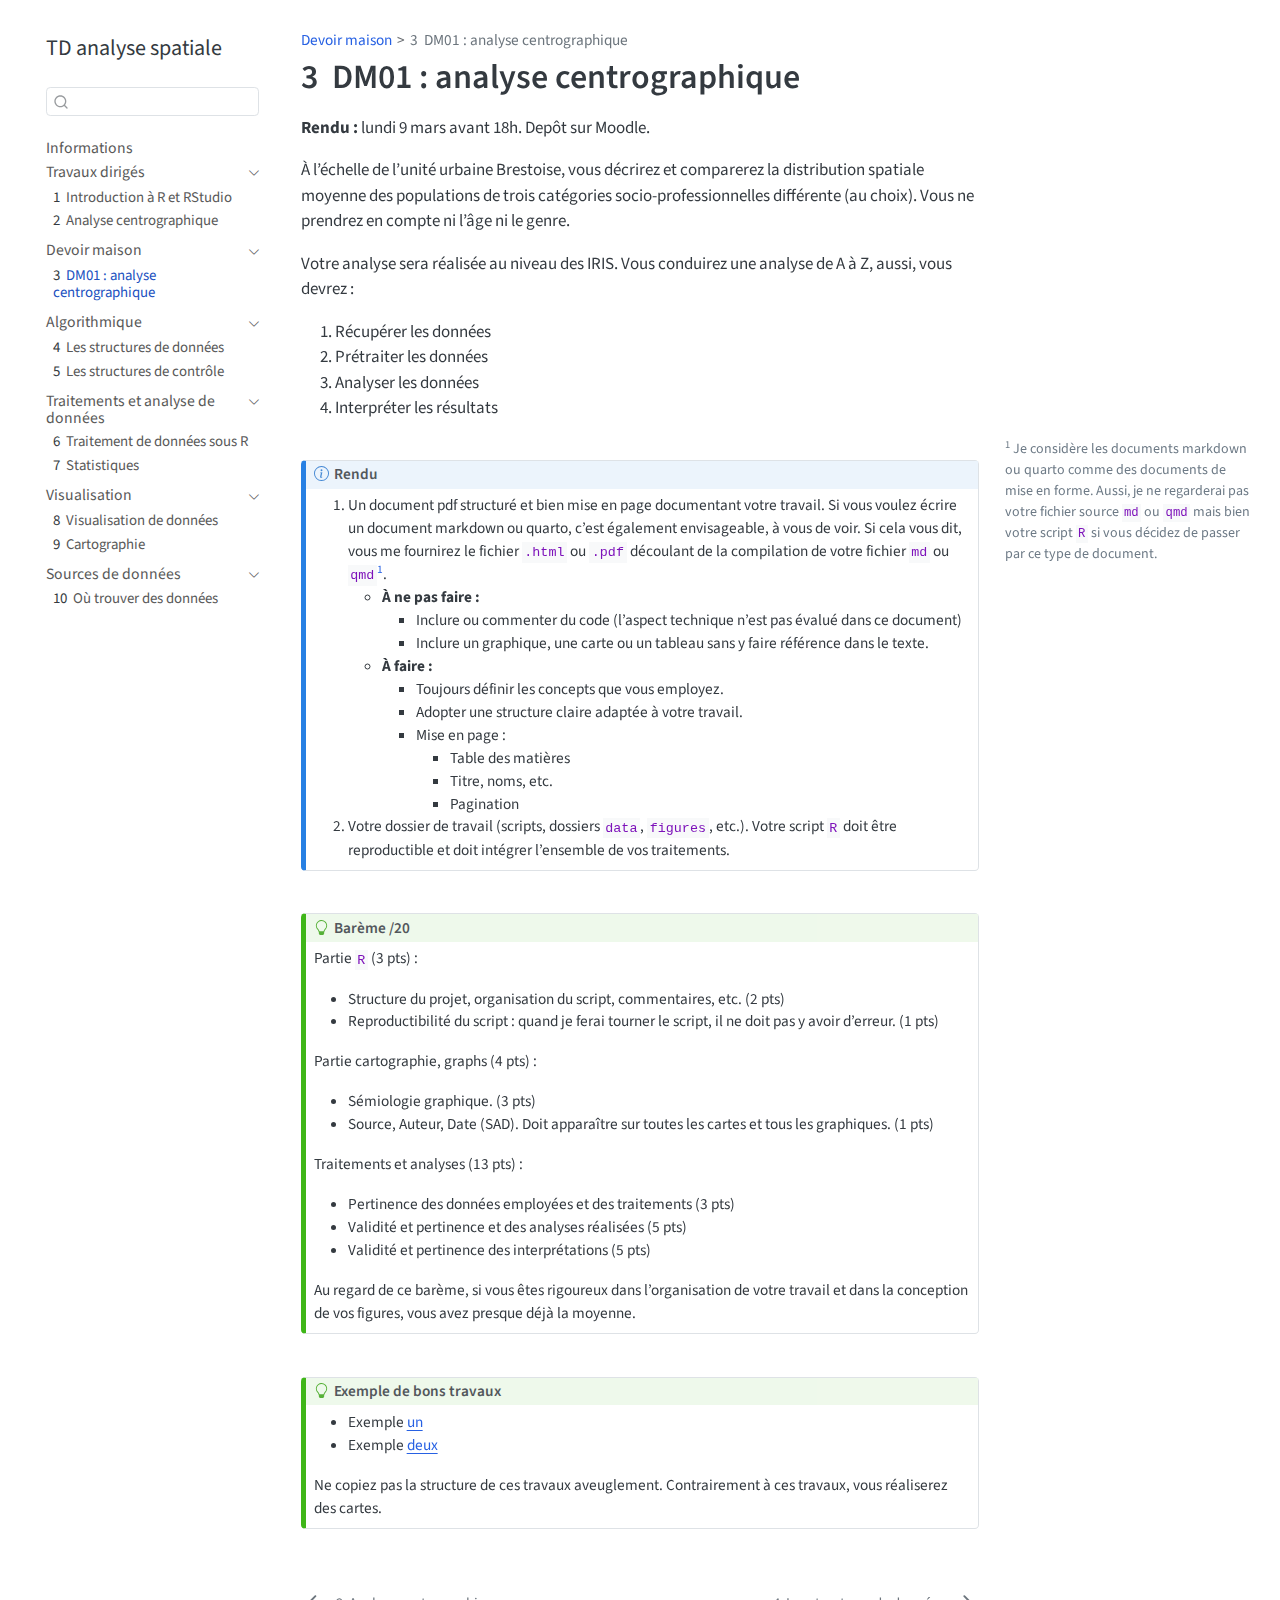
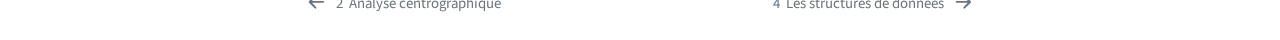
<file: docs/DM01_centro/dm01_centro.html>
<!DOCTYPE html>
<html xmlns="http://www.w3.org/1999/xhtml" lang="en" xml:lang="en"><head>

<meta charset="utf-8">
<meta name="generator" content="quarto-1.7.31">

<meta name="viewport" content="width=device-width, initial-scale=1.0, user-scalable=yes">


<title>3&nbsp; DM01 : analyse centrographique – TD analyse spatiale</title>
<style>
code{white-space: pre-wrap;}
span.smallcaps{font-variant: small-caps;}
div.columns{display: flex; gap: min(4vw, 1.5em);}
div.column{flex: auto; overflow-x: auto;}
div.hanging-indent{margin-left: 1.5em; text-indent: -1.5em;}
ul.task-list{list-style: none;}
ul.task-list li input[type="checkbox"] {
  width: 0.8em;
  margin: 0 0.8em 0.2em -1em; /* quarto-specific, see https://github.com/quarto-dev/quarto-cli/issues/4556 */ 
  vertical-align: middle;
}
</style>


<script src="../site_libs/quarto-nav/quarto-nav.js"></script>
<script src="../site_libs/quarto-nav/headroom.min.js"></script>
<script src="../site_libs/clipboard/clipboard.min.js"></script>
<script src="../site_libs/quarto-search/autocomplete.umd.js"></script>
<script src="../site_libs/quarto-search/fuse.min.js"></script>
<script src="../site_libs/quarto-search/quarto-search.js"></script>
<meta name="quarto:offset" content="../">
<link href="../ressources/algorithmique/structure_donnees.html" rel="next">
<link href="../01_points/semi_points.html" rel="prev">
<script src="../site_libs/quarto-html/quarto.js" type="module"></script>
<script src="../site_libs/quarto-html/tabsets/tabsets.js" type="module"></script>
<script src="../site_libs/quarto-html/popper.min.js"></script>
<script src="../site_libs/quarto-html/tippy.umd.min.js"></script>
<script src="../site_libs/quarto-html/anchor.min.js"></script>
<link href="../site_libs/quarto-html/tippy.css" rel="stylesheet">
<link href="../site_libs/quarto-html/quarto-syntax-highlighting-e1a5c8363afafaef2c763b6775fbf3ca.css" rel="stylesheet" id="quarto-text-highlighting-styles">
<script src="../site_libs/bootstrap/bootstrap.min.js"></script>
<link href="../site_libs/bootstrap/bootstrap-icons.css" rel="stylesheet">
<link href="../site_libs/bootstrap/bootstrap-c0f8282d1904867bd677e0497fc46e93.min.css" rel="stylesheet" append-hash="true" id="quarto-bootstrap" data-mode="light">
<script id="quarto-search-options" type="application/json">{
  "location": "sidebar",
  "copy-button": false,
  "collapse-after": 3,
  "panel-placement": "start",
  "type": "textbox",
  "limit": 50,
  "keyboard-shortcut": [
    "f",
    "/",
    "s"
  ],
  "show-item-context": false,
  "language": {
    "search-no-results-text": "No results",
    "search-matching-documents-text": "matching documents",
    "search-copy-link-title": "Copy link to search",
    "search-hide-matches-text": "Hide additional matches",
    "search-more-match-text": "more match in this document",
    "search-more-matches-text": "more matches in this document",
    "search-clear-button-title": "Clear",
    "search-text-placeholder": "",
    "search-detached-cancel-button-title": "Cancel",
    "search-submit-button-title": "Submit",
    "search-label": "Search"
  }
}</script>


</head>

<body class="nav-sidebar floating slimcontent quarto-light">

<div id="quarto-search-results"></div>
  <header id="quarto-header" class="headroom fixed-top">
  <nav class="quarto-secondary-nav">
    <div class="container-fluid d-flex">
      <button type="button" class="quarto-btn-toggle btn" data-bs-toggle="collapse" role="button" data-bs-target=".quarto-sidebar-collapse-item" aria-controls="quarto-sidebar" aria-expanded="false" aria-label="Toggle sidebar navigation" onclick="if (window.quartoToggleHeadroom) { window.quartoToggleHeadroom(); }">
        <i class="bi bi-layout-text-sidebar-reverse"></i>
      </button>
        <nav class="quarto-page-breadcrumbs" aria-label="breadcrumb"><ol class="breadcrumb"><li class="breadcrumb-item"><a href="../DM01_centro/dm01_centro.html">Devoir maison</a></li><li class="breadcrumb-item"><a href="../DM01_centro/dm01_centro.html"><span class="chapter-number">3</span>&nbsp; <span class="chapter-title">DM01 : analyse centrographique</span></a></li></ol></nav>
        <a class="flex-grow-1" role="navigation" data-bs-toggle="collapse" data-bs-target=".quarto-sidebar-collapse-item" aria-controls="quarto-sidebar" aria-expanded="false" aria-label="Toggle sidebar navigation" onclick="if (window.quartoToggleHeadroom) { window.quartoToggleHeadroom(); }">      
        </a>
      <button type="button" class="btn quarto-search-button" aria-label="Search" onclick="window.quartoOpenSearch();">
        <i class="bi bi-search"></i>
      </button>
    </div>
  </nav>
</header>
<!-- content -->
<div id="quarto-content" class="quarto-container page-columns page-rows-contents page-layout-article">
<!-- sidebar -->
  <nav id="quarto-sidebar" class="sidebar collapse collapse-horizontal quarto-sidebar-collapse-item sidebar-navigation floating overflow-auto">
    <div class="pt-lg-2 mt-2 text-left sidebar-header">
    <div class="sidebar-title mb-0 py-0">
      <a href="../">TD analyse spatiale</a> 
    </div>
      </div>
        <div class="mt-2 flex-shrink-0 align-items-center">
        <div class="sidebar-search">
        <div id="quarto-search" class="" title="Search"></div>
        </div>
        </div>
    <div class="sidebar-menu-container"> 
    <ul class="list-unstyled mt-1">
        <li class="sidebar-item">
  <div class="sidebar-item-container"> 
  <a href="../index.html" class="sidebar-item-text sidebar-link">
 <span class="menu-text">Informations</span></a>
  </div>
</li>
        <li class="sidebar-item sidebar-item-section">
      <div class="sidebar-item-container"> 
            <a class="sidebar-item-text sidebar-link text-start" data-bs-toggle="collapse" data-bs-target="#quarto-sidebar-section-1" role="navigation" aria-expanded="true">
 <span class="menu-text">Travaux dirigés</span></a>
          <a class="sidebar-item-toggle text-start" data-bs-toggle="collapse" data-bs-target="#quarto-sidebar-section-1" role="navigation" aria-expanded="true" aria-label="Toggle section">
            <i class="bi bi-chevron-right ms-2"></i>
          </a> 
      </div>
      <ul id="quarto-sidebar-section-1" class="collapse list-unstyled sidebar-section depth1 show">  
          <li class="sidebar-item">
  <div class="sidebar-item-container"> 
  <a href="../00_intro_r/intro_r.html" class="sidebar-item-text sidebar-link">
 <span class="menu-text"><span class="chapter-number">1</span>&nbsp; <span class="chapter-title">Introduction à R et RStudio</span></span></a>
  </div>
</li>
          <li class="sidebar-item">
  <div class="sidebar-item-container"> 
  <a href="../01_points/semi_points.html" class="sidebar-item-text sidebar-link">
 <span class="menu-text"><span class="chapter-number">2</span>&nbsp; <span class="chapter-title">Analyse centrographique</span></span></a>
  </div>
</li>
      </ul>
  </li>
        <li class="sidebar-item sidebar-item-section">
      <div class="sidebar-item-container"> 
            <a class="sidebar-item-text sidebar-link text-start" data-bs-toggle="collapse" data-bs-target="#quarto-sidebar-section-2" role="navigation" aria-expanded="true">
 <span class="menu-text">Devoir maison</span></a>
          <a class="sidebar-item-toggle text-start" data-bs-toggle="collapse" data-bs-target="#quarto-sidebar-section-2" role="navigation" aria-expanded="true" aria-label="Toggle section">
            <i class="bi bi-chevron-right ms-2"></i>
          </a> 
      </div>
      <ul id="quarto-sidebar-section-2" class="collapse list-unstyled sidebar-section depth1 show">  
          <li class="sidebar-item">
  <div class="sidebar-item-container"> 
  <a href="../DM01_centro/dm01_centro.html" class="sidebar-item-text sidebar-link active">
 <span class="menu-text"><span class="chapter-number">3</span>&nbsp; <span class="chapter-title">DM01 : analyse centrographique</span></span></a>
  </div>
</li>
      </ul>
  </li>
        <li class="sidebar-item sidebar-item-section">
      <div class="sidebar-item-container"> 
            <a class="sidebar-item-text sidebar-link text-start" data-bs-toggle="collapse" data-bs-target="#quarto-sidebar-section-3" role="navigation" aria-expanded="true">
 <span class="menu-text">Algorithmique</span></a>
          <a class="sidebar-item-toggle text-start" data-bs-toggle="collapse" data-bs-target="#quarto-sidebar-section-3" role="navigation" aria-expanded="true" aria-label="Toggle section">
            <i class="bi bi-chevron-right ms-2"></i>
          </a> 
      </div>
      <ul id="quarto-sidebar-section-3" class="collapse list-unstyled sidebar-section depth1 show">  
          <li class="sidebar-item">
  <div class="sidebar-item-container"> 
  <a href="../ressources/algorithmique/structure_donnees.html" class="sidebar-item-text sidebar-link">
 <span class="menu-text"><span class="chapter-number">4</span>&nbsp; <span class="chapter-title">Les structures de données</span></span></a>
  </div>
</li>
          <li class="sidebar-item">
  <div class="sidebar-item-container"> 
  <a href="../ressources/algorithmique/structure_controle.html" class="sidebar-item-text sidebar-link">
 <span class="menu-text"><span class="chapter-number">5</span>&nbsp; <span class="chapter-title">Les structures de contrôle</span></span></a>
  </div>
</li>
      </ul>
  </li>
        <li class="sidebar-item sidebar-item-section">
      <div class="sidebar-item-container"> 
            <a class="sidebar-item-text sidebar-link text-start" data-bs-toggle="collapse" data-bs-target="#quarto-sidebar-section-4" role="navigation" aria-expanded="true">
 <span class="menu-text">Traitements et analyse de données</span></a>
          <a class="sidebar-item-toggle text-start" data-bs-toggle="collapse" data-bs-target="#quarto-sidebar-section-4" role="navigation" aria-expanded="true" aria-label="Toggle section">
            <i class="bi bi-chevron-right ms-2"></i>
          </a> 
      </div>
      <ul id="quarto-sidebar-section-4" class="collapse list-unstyled sidebar-section depth1 show">  
          <li class="sidebar-item">
  <div class="sidebar-item-container"> 
  <a href="../ressources/data_process/data_basic.html" class="sidebar-item-text sidebar-link">
 <span class="menu-text"><span class="chapter-number">6</span>&nbsp; <span class="chapter-title">Traitement de données sous R</span></span></a>
  </div>
</li>
          <li class="sidebar-item">
  <div class="sidebar-item-container"> 
  <a href="../ressources/stats/stats.html" class="sidebar-item-text sidebar-link">
 <span class="menu-text"><span class="chapter-number">7</span>&nbsp; <span class="chapter-title">Statistiques</span></span></a>
  </div>
</li>
      </ul>
  </li>
        <li class="sidebar-item sidebar-item-section">
      <div class="sidebar-item-container"> 
            <a class="sidebar-item-text sidebar-link text-start" data-bs-toggle="collapse" data-bs-target="#quarto-sidebar-section-5" role="navigation" aria-expanded="true">
 <span class="menu-text">Visualisation</span></a>
          <a class="sidebar-item-toggle text-start" data-bs-toggle="collapse" data-bs-target="#quarto-sidebar-section-5" role="navigation" aria-expanded="true" aria-label="Toggle section">
            <i class="bi bi-chevron-right ms-2"></i>
          </a> 
      </div>
      <ul id="quarto-sidebar-section-5" class="collapse list-unstyled sidebar-section depth1 show">  
          <li class="sidebar-item">
  <div class="sidebar-item-container"> 
  <a href="../ressources/viz/graph.html" class="sidebar-item-text sidebar-link">
 <span class="menu-text"><span class="chapter-number">8</span>&nbsp; <span class="chapter-title">Visualisation de données</span></span></a>
  </div>
</li>
          <li class="sidebar-item">
  <div class="sidebar-item-container"> 
  <a href="../ressources/viz/map.html" class="sidebar-item-text sidebar-link">
 <span class="menu-text"><span class="chapter-number">9</span>&nbsp; <span class="chapter-title">Cartographie</span></span></a>
  </div>
</li>
      </ul>
  </li>
        <li class="sidebar-item sidebar-item-section">
      <div class="sidebar-item-container"> 
            <a class="sidebar-item-text sidebar-link text-start" data-bs-toggle="collapse" data-bs-target="#quarto-sidebar-section-6" role="navigation" aria-expanded="true">
 <span class="menu-text">Sources de données</span></a>
          <a class="sidebar-item-toggle text-start" data-bs-toggle="collapse" data-bs-target="#quarto-sidebar-section-6" role="navigation" aria-expanded="true" aria-label="Toggle section">
            <i class="bi bi-chevron-right ms-2"></i>
          </a> 
      </div>
      <ul id="quarto-sidebar-section-6" class="collapse list-unstyled sidebar-section depth1 show">  
          <li class="sidebar-item">
  <div class="sidebar-item-container"> 
  <a href="../ressources/where_data/where_data.html" class="sidebar-item-text sidebar-link">
 <span class="menu-text"><span class="chapter-number">10</span>&nbsp; <span class="chapter-title">Où trouver des données</span></span></a>
  </div>
</li>
      </ul>
  </li>
    </ul>
    </div>
</nav>
<div id="quarto-sidebar-glass" class="quarto-sidebar-collapse-item" data-bs-toggle="collapse" data-bs-target=".quarto-sidebar-collapse-item"></div>
<!-- margin-sidebar -->
    <div id="quarto-margin-sidebar" class="sidebar margin-sidebar zindex-bottom">
        
    </div>
<!-- main -->
<main class="content page-columns page-full" id="quarto-document-content">

<header id="title-block-header" class="quarto-title-block default"><nav class="quarto-page-breadcrumbs quarto-title-breadcrumbs d-none d-lg-block" aria-label="breadcrumb"><ol class="breadcrumb"><li class="breadcrumb-item"><a href="../DM01_centro/dm01_centro.html">Devoir maison</a></li><li class="breadcrumb-item"><a href="../DM01_centro/dm01_centro.html"><span class="chapter-number">3</span>&nbsp; <span class="chapter-title">DM01 : analyse centrographique</span></a></li></ol></nav>
<div class="quarto-title">
<h1 class="title"><span class="chapter-number">3</span>&nbsp; <span class="chapter-title">DM01 : analyse centrographique</span></h1>
</div>



<div class="quarto-title-meta">

    
  
    
  </div>
  


</header>


<p><strong>Rendu :</strong> lundi 9 mars avant 18h. Depôt sur Moodle.</p>
<p>À l’échelle de l’unité urbaine Brestoise, vous décrirez et comparerez la distribution spatiale moyenne des populations de trois catégories socio-professionnelles différente (au choix). Vous ne prendrez en compte ni l’âge ni le genre.</p>
<p>Votre analyse sera réalisée au niveau des IRIS. Vous conduirez une analyse de A à Z, aussi, vous devrez :</p>
<ol type="1">
<li>Récupérer les données</li>
<li>Prétraiter les données</li>
<li>Analyser les données</li>
<li>Interpréter les résultats</li>
</ol>
<div class="callout callout-style-default callout-note callout-titled" title="Rendu">
<div class="callout-header d-flex align-content-center">
<div class="callout-icon-container">
<i class="callout-icon"></i>
</div>
<div class="callout-title-container flex-fill">
Rendu
</div>
</div>
<div class="callout-body-container callout-body">
<ol type="1">
<li>Un document pdf structuré et bien mise en page documentant votre travail. Si vous voulez écrire un document markdown ou quarto, c’est également envisageable, à vous de voir. Si cela vous dit, vous me fournirez le fichier <code>.html</code> ou <code>.pdf</code> découlant de la compilation de votre fichier <code>md</code> ou <code>qmd</code><a href="#fn1" class="footnote-ref" id="fnref1" role="doc-noteref"><sup>1</sup></a>.
<ul>
<li><strong>À ne pas faire :</strong>
<ul>
<li>Inclure ou commenter du code (l’aspect technique n’est pas évalué dans ce document)</li>
<li>Inclure un graphique, une carte ou un tableau sans y faire référence dans le texte.</li>
</ul></li>
<li><strong>À faire :</strong>
<ul>
<li>Toujours définir les concepts que vous employez.</li>
<li>Adopter une structure claire adaptée à votre travail.</li>
<li>Mise en page :
<ul>
<li>Table des matières</li>
<li>Titre, noms, etc.</li>
<li>Pagination</li>
</ul></li>
</ul></li>
</ul></li>
<li>Votre dossier de travail (scripts, dossiers <code>data</code>, <code>figures</code>, etc.). Votre script <code>R</code> doit être reproductible et doit intégrer l’ensemble de vos traitements.</li>
</ol>
</div>
</div>
<div class="no-row-height column-margin column-container"><div id="fn1"><p><sup>1</sup>&nbsp;Je considère les documents markdown ou quarto comme des documents de mise en forme. Aussi, je ne regarderai pas votre fichier source <code>md</code> ou <code>qmd</code> mais bien votre script <code>R</code> si vous décidez de passer par ce type de document.</p></div></div><div class="callout callout-style-default callout-tip callout-titled" title="Barème /20">
<div class="callout-header d-flex align-content-center">
<div class="callout-icon-container">
<i class="callout-icon"></i>
</div>
<div class="callout-title-container flex-fill">
Barème /20
</div>
</div>
<div class="callout-body-container callout-body">
<p>Partie <code>R</code> (3 pts) :</p>
<ul>
<li>Structure du projet, organisation du script, commentaires, etc. (2 pts)</li>
<li>Reproductibilité du script : quand je ferai tourner le script, il ne doit pas y avoir d’erreur. (1 pts)</li>
</ul>
<p>Partie cartographie, graphs (4 pts) :</p>
<ul>
<li>Sémiologie graphique. (3 pts)</li>
<li>Source, Auteur, Date (SAD). Doit apparaître sur toutes les cartes et tous les graphiques. (1 pts)</li>
</ul>
<p>Traitements et analyses (13 pts) :</p>
<ul>
<li>Pertinence des données employées et des traitements (3 pts)</li>
<li>Validité et pertinence et des analyses réalisées (5 pts)</li>
<li>Validité et pertinence des interprétations (5 pts)</li>
</ul>
<p>Au regard de ce barème, si vous êtes rigoureux dans l’organisation de votre travail et dans la conception de vos figures, vous avez presque déjà la moyenne.</p>
</div>
</div>
<div class="callout callout-style-default callout-tip callout-titled" title="Exemple de bons travaux">
<div class="callout-header d-flex align-content-center">
<div class="callout-icon-container">
<i class="callout-icon"></i>
</div>
<div class="callout-title-container flex-fill">
Exemple de bons travaux
</div>
</div>
<div class="callout-body-container callout-body">
<ul>
<li>Exemple <a href="docs/audeline_pernot_dm1.pdf">un</a></li>
<li>Exemple <a href="docs/dm1_chloe_raboin.pdf">deux</a></li>
</ul>
<p>Ne copiez pas la structure de ces travaux aveuglement. Contrairement à ces travaux, vous réaliserez des cartes.</p>
</div>
</div>




</main> <!-- /main -->
<script id="quarto-html-after-body" type="application/javascript">
  window.document.addEventListener("DOMContentLoaded", function (event) {
    const icon = "";
    const anchorJS = new window.AnchorJS();
    anchorJS.options = {
      placement: 'right',
      icon: icon
    };
    anchorJS.add('.anchored');
    const isCodeAnnotation = (el) => {
      for (const clz of el.classList) {
        if (clz.startsWith('code-annotation-')) {                     
          return true;
        }
      }
      return false;
    }
    const onCopySuccess = function(e) {
      // button target
      const button = e.trigger;
      // don't keep focus
      button.blur();
      // flash "checked"
      button.classList.add('code-copy-button-checked');
      var currentTitle = button.getAttribute("title");
      button.setAttribute("title", "Copied!");
      let tooltip;
      if (window.bootstrap) {
        button.setAttribute("data-bs-toggle", "tooltip");
        button.setAttribute("data-bs-placement", "left");
        button.setAttribute("data-bs-title", "Copied!");
        tooltip = new bootstrap.Tooltip(button, 
          { trigger: "manual", 
            customClass: "code-copy-button-tooltip",
            offset: [0, -8]});
        tooltip.show();    
      }
      setTimeout(function() {
        if (tooltip) {
          tooltip.hide();
          button.removeAttribute("data-bs-title");
          button.removeAttribute("data-bs-toggle");
          button.removeAttribute("data-bs-placement");
        }
        button.setAttribute("title", currentTitle);
        button.classList.remove('code-copy-button-checked');
      }, 1000);
      // clear code selection
      e.clearSelection();
    }
    const getTextToCopy = function(trigger) {
        const codeEl = trigger.previousElementSibling.cloneNode(true);
        for (const childEl of codeEl.children) {
          if (isCodeAnnotation(childEl)) {
            childEl.remove();
          }
        }
        return codeEl.innerText;
    }
    const clipboard = new window.ClipboardJS('.code-copy-button:not([data-in-quarto-modal])', {
      text: getTextToCopy
    });
    clipboard.on('success', onCopySuccess);
    if (window.document.getElementById('quarto-embedded-source-code-modal')) {
      const clipboardModal = new window.ClipboardJS('.code-copy-button[data-in-quarto-modal]', {
        text: getTextToCopy,
        container: window.document.getElementById('quarto-embedded-source-code-modal')
      });
      clipboardModal.on('success', onCopySuccess);
    }
      var localhostRegex = new RegExp(/^(?:http|https):\/\/localhost\:?[0-9]*\//);
      var mailtoRegex = new RegExp(/^mailto:/);
        var filterRegex = new RegExp('/' + window.location.host + '/');
      var isInternal = (href) => {
          return filterRegex.test(href) || localhostRegex.test(href) || mailtoRegex.test(href);
      }
      // Inspect non-navigation links and adorn them if external
     var links = window.document.querySelectorAll('a[href]:not(.nav-link):not(.navbar-brand):not(.toc-action):not(.sidebar-link):not(.sidebar-item-toggle):not(.pagination-link):not(.no-external):not([aria-hidden]):not(.dropdown-item):not(.quarto-navigation-tool):not(.about-link)');
      for (var i=0; i<links.length; i++) {
        const link = links[i];
        if (!isInternal(link.href)) {
          // undo the damage that might have been done by quarto-nav.js in the case of
          // links that we want to consider external
          if (link.dataset.originalHref !== undefined) {
            link.href = link.dataset.originalHref;
          }
        }
      }
    function tippyHover(el, contentFn, onTriggerFn, onUntriggerFn) {
      const config = {
        allowHTML: true,
        maxWidth: 500,
        delay: 100,
        arrow: false,
        appendTo: function(el) {
            return el.parentElement;
        },
        interactive: true,
        interactiveBorder: 10,
        theme: 'quarto',
        placement: 'bottom-start',
      };
      if (contentFn) {
        config.content = contentFn;
      }
      if (onTriggerFn) {
        config.onTrigger = onTriggerFn;
      }
      if (onUntriggerFn) {
        config.onUntrigger = onUntriggerFn;
      }
      window.tippy(el, config); 
    }
    const noterefs = window.document.querySelectorAll('a[role="doc-noteref"]');
    for (var i=0; i<noterefs.length; i++) {
      const ref = noterefs[i];
      tippyHover(ref, function() {
        // use id or data attribute instead here
        let href = ref.getAttribute('data-footnote-href') || ref.getAttribute('href');
        try { href = new URL(href).hash; } catch {}
        const id = href.replace(/^#\/?/, "");
        const note = window.document.getElementById(id);
        if (note) {
          return note.innerHTML;
        } else {
          return "";
        }
      });
    }
    const xrefs = window.document.querySelectorAll('a.quarto-xref');
    const processXRef = (id, note) => {
      // Strip column container classes
      const stripColumnClz = (el) => {
        el.classList.remove("page-full", "page-columns");
        if (el.children) {
          for (const child of el.children) {
            stripColumnClz(child);
          }
        }
      }
      stripColumnClz(note)
      if (id === null || id.startsWith('sec-')) {
        // Special case sections, only their first couple elements
        const container = document.createElement("div");
        if (note.children && note.children.length > 2) {
          container.appendChild(note.children[0].cloneNode(true));
          for (let i = 1; i < note.children.length; i++) {
            const child = note.children[i];
            if (child.tagName === "P" && child.innerText === "") {
              continue;
            } else {
              container.appendChild(child.cloneNode(true));
              break;
            }
          }
          if (window.Quarto?.typesetMath) {
            window.Quarto.typesetMath(container);
          }
          return container.innerHTML
        } else {
          if (window.Quarto?.typesetMath) {
            window.Quarto.typesetMath(note);
          }
          return note.innerHTML;
        }
      } else {
        // Remove any anchor links if they are present
        const anchorLink = note.querySelector('a.anchorjs-link');
        if (anchorLink) {
          anchorLink.remove();
        }
        if (window.Quarto?.typesetMath) {
          window.Quarto.typesetMath(note);
        }
        if (note.classList.contains("callout")) {
          return note.outerHTML;
        } else {
          return note.innerHTML;
        }
      }
    }
    for (var i=0; i<xrefs.length; i++) {
      const xref = xrefs[i];
      tippyHover(xref, undefined, function(instance) {
        instance.disable();
        let url = xref.getAttribute('href');
        let hash = undefined; 
        if (url.startsWith('#')) {
          hash = url;
        } else {
          try { hash = new URL(url).hash; } catch {}
        }
        if (hash) {
          const id = hash.replace(/^#\/?/, "");
          const note = window.document.getElementById(id);
          if (note !== null) {
            try {
              const html = processXRef(id, note.cloneNode(true));
              instance.setContent(html);
            } finally {
              instance.enable();
              instance.show();
            }
          } else {
            // See if we can fetch this
            fetch(url.split('#')[0])
            .then(res => res.text())
            .then(html => {
              const parser = new DOMParser();
              const htmlDoc = parser.parseFromString(html, "text/html");
              const note = htmlDoc.getElementById(id);
              if (note !== null) {
                const html = processXRef(id, note);
                instance.setContent(html);
              } 
            }).finally(() => {
              instance.enable();
              instance.show();
            });
          }
        } else {
          // See if we can fetch a full url (with no hash to target)
          // This is a special case and we should probably do some content thinning / targeting
          fetch(url)
          .then(res => res.text())
          .then(html => {
            const parser = new DOMParser();
            const htmlDoc = parser.parseFromString(html, "text/html");
            const note = htmlDoc.querySelector('main.content');
            if (note !== null) {
              // This should only happen for chapter cross references
              // (since there is no id in the URL)
              // remove the first header
              if (note.children.length > 0 && note.children[0].tagName === "HEADER") {
                note.children[0].remove();
              }
              const html = processXRef(null, note);
              instance.setContent(html);
            } 
          }).finally(() => {
            instance.enable();
            instance.show();
          });
        }
      }, function(instance) {
      });
    }
        let selectedAnnoteEl;
        const selectorForAnnotation = ( cell, annotation) => {
          let cellAttr = 'data-code-cell="' + cell + '"';
          let lineAttr = 'data-code-annotation="' +  annotation + '"';
          const selector = 'span[' + cellAttr + '][' + lineAttr + ']';
          return selector;
        }
        const selectCodeLines = (annoteEl) => {
          const doc = window.document;
          const targetCell = annoteEl.getAttribute("data-target-cell");
          const targetAnnotation = annoteEl.getAttribute("data-target-annotation");
          const annoteSpan = window.document.querySelector(selectorForAnnotation(targetCell, targetAnnotation));
          const lines = annoteSpan.getAttribute("data-code-lines").split(",");
          const lineIds = lines.map((line) => {
            return targetCell + "-" + line;
          })
          let top = null;
          let height = null;
          let parent = null;
          if (lineIds.length > 0) {
              //compute the position of the single el (top and bottom and make a div)
              const el = window.document.getElementById(lineIds[0]);
              top = el.offsetTop;
              height = el.offsetHeight;
              parent = el.parentElement.parentElement;
            if (lineIds.length > 1) {
              const lastEl = window.document.getElementById(lineIds[lineIds.length - 1]);
              const bottom = lastEl.offsetTop + lastEl.offsetHeight;
              height = bottom - top;
            }
            if (top !== null && height !== null && parent !== null) {
              // cook up a div (if necessary) and position it 
              let div = window.document.getElementById("code-annotation-line-highlight");
              if (div === null) {
                div = window.document.createElement("div");
                div.setAttribute("id", "code-annotation-line-highlight");
                div.style.position = 'absolute';
                parent.appendChild(div);
              }
              div.style.top = top - 2 + "px";
              div.style.height = height + 4 + "px";
              div.style.left = 0;
              let gutterDiv = window.document.getElementById("code-annotation-line-highlight-gutter");
              if (gutterDiv === null) {
                gutterDiv = window.document.createElement("div");
                gutterDiv.setAttribute("id", "code-annotation-line-highlight-gutter");
                gutterDiv.style.position = 'absolute';
                const codeCell = window.document.getElementById(targetCell);
                const gutter = codeCell.querySelector('.code-annotation-gutter');
                gutter.appendChild(gutterDiv);
              }
              gutterDiv.style.top = top - 2 + "px";
              gutterDiv.style.height = height + 4 + "px";
            }
            selectedAnnoteEl = annoteEl;
          }
        };
        const unselectCodeLines = () => {
          const elementsIds = ["code-annotation-line-highlight", "code-annotation-line-highlight-gutter"];
          elementsIds.forEach((elId) => {
            const div = window.document.getElementById(elId);
            if (div) {
              div.remove();
            }
          });
          selectedAnnoteEl = undefined;
        };
          // Handle positioning of the toggle
      window.addEventListener(
        "resize",
        throttle(() => {
          elRect = undefined;
          if (selectedAnnoteEl) {
            selectCodeLines(selectedAnnoteEl);
          }
        }, 10)
      );
      function throttle(fn, ms) {
      let throttle = false;
      let timer;
        return (...args) => {
          if(!throttle) { // first call gets through
              fn.apply(this, args);
              throttle = true;
          } else { // all the others get throttled
              if(timer) clearTimeout(timer); // cancel #2
              timer = setTimeout(() => {
                fn.apply(this, args);
                timer = throttle = false;
              }, ms);
          }
        };
      }
        // Attach click handler to the DT
        const annoteDls = window.document.querySelectorAll('dt[data-target-cell]');
        for (const annoteDlNode of annoteDls) {
          annoteDlNode.addEventListener('click', (event) => {
            const clickedEl = event.target;
            if (clickedEl !== selectedAnnoteEl) {
              unselectCodeLines();
              const activeEl = window.document.querySelector('dt[data-target-cell].code-annotation-active');
              if (activeEl) {
                activeEl.classList.remove('code-annotation-active');
              }
              selectCodeLines(clickedEl);
              clickedEl.classList.add('code-annotation-active');
            } else {
              // Unselect the line
              unselectCodeLines();
              clickedEl.classList.remove('code-annotation-active');
            }
          });
        }
    const findCites = (el) => {
      const parentEl = el.parentElement;
      if (parentEl) {
        const cites = parentEl.dataset.cites;
        if (cites) {
          return {
            el,
            cites: cites.split(' ')
          };
        } else {
          return findCites(el.parentElement)
        }
      } else {
        return undefined;
      }
    };
    var bibliorefs = window.document.querySelectorAll('a[role="doc-biblioref"]');
    for (var i=0; i<bibliorefs.length; i++) {
      const ref = bibliorefs[i];
      const citeInfo = findCites(ref);
      if (citeInfo) {
        tippyHover(citeInfo.el, function() {
          var popup = window.document.createElement('div');
          citeInfo.cites.forEach(function(cite) {
            var citeDiv = window.document.createElement('div');
            citeDiv.classList.add('hanging-indent');
            citeDiv.classList.add('csl-entry');
            var biblioDiv = window.document.getElementById('ref-' + cite);
            if (biblioDiv) {
              citeDiv.innerHTML = biblioDiv.innerHTML;
            }
            popup.appendChild(citeDiv);
          });
          return popup.innerHTML;
        });
      }
    }
  });
  </script>
<nav class="page-navigation">
  <div class="nav-page nav-page-previous">
      <a href="../01_points/semi_points.html" class="pagination-link" aria-label="Analyse centrographique">
        <i class="bi bi-arrow-left-short"></i> <span class="nav-page-text"><span class="chapter-number">2</span>&nbsp; <span class="chapter-title">Analyse centrographique</span></span>
      </a>          
  </div>
  <div class="nav-page nav-page-next">
      <a href="../ressources/algorithmique/structure_donnees.html" class="pagination-link" aria-label="Les structures de données">
        <span class="nav-page-text"><span class="chapter-number">4</span>&nbsp; <span class="chapter-title">Les structures de données</span></span> <i class="bi bi-arrow-right-short"></i>
      </a>
  </div>
</nav>
</div> <!-- /content -->




</body></html>
</file>
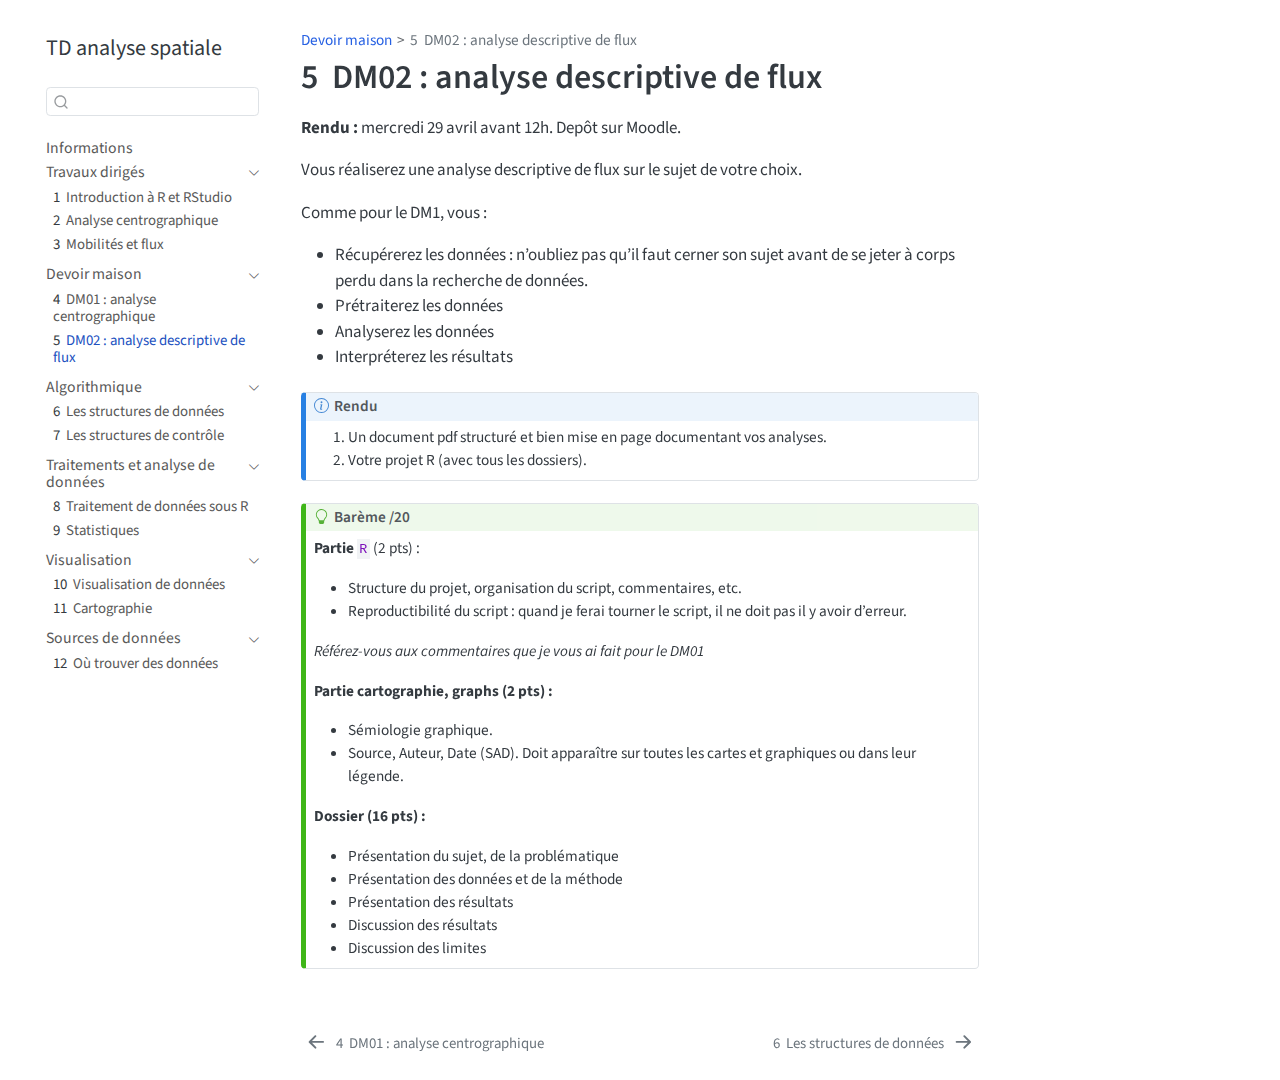
<file: docs/DM02_flux/dm02_flux.html>
<!DOCTYPE html>
<html xmlns="http://www.w3.org/1999/xhtml" lang="en" xml:lang="en"><head>

<meta charset="utf-8">
<meta name="generator" content="quarto-1.8.27">

<meta name="viewport" content="width=device-width, initial-scale=1.0, user-scalable=yes">


<title>5&nbsp; DM02 : analyse descriptive de flux – TD analyse spatiale</title>
<style>
code{white-space: pre-wrap;}
span.smallcaps{font-variant: small-caps;}
div.columns{display: flex; gap: min(4vw, 1.5em);}
div.column{flex: auto; overflow-x: auto;}
div.hanging-indent{margin-left: 1.5em; text-indent: -1.5em;}
ul.task-list{list-style: none;}
ul.task-list li input[type="checkbox"] {
  width: 0.8em;
  margin: 0 0.8em 0.2em -1em; /* quarto-specific, see https://github.com/quarto-dev/quarto-cli/issues/4556 */ 
  vertical-align: middle;
}
</style>


<script src="../site_libs/quarto-nav/quarto-nav.js"></script>
<script src="../site_libs/quarto-nav/headroom.min.js"></script>
<script src="../site_libs/clipboard/clipboard.min.js"></script>
<script src="../site_libs/quarto-search/autocomplete.umd.js"></script>
<script src="../site_libs/quarto-search/fuse.min.js"></script>
<script src="../site_libs/quarto-search/quarto-search.js"></script>
<meta name="quarto:offset" content="../">
<link href="../ressources/algorithmique/structure_donnees.html" rel="next">
<link href="../DM01_centro/dm01_centro.html" rel="prev">
<script src="../site_libs/quarto-html/quarto.js" type="module"></script>
<script src="../site_libs/quarto-html/tabsets/tabsets.js" type="module"></script>
<script src="../site_libs/quarto-html/axe/axe-check.js" type="module"></script>
<script src="../site_libs/quarto-html/popper.min.js"></script>
<script src="../site_libs/quarto-html/tippy.umd.min.js"></script>
<script src="../site_libs/quarto-html/anchor.min.js"></script>
<link href="../site_libs/quarto-html/tippy.css" rel="stylesheet">
<link href="../site_libs/quarto-html/quarto-syntax-highlighting-ed96de9b727972fe78a7b5d16c58bf87.css" rel="stylesheet" id="quarto-text-highlighting-styles">
<script src="../site_libs/bootstrap/bootstrap.min.js"></script>
<link href="../site_libs/bootstrap/bootstrap-icons.css" rel="stylesheet">
<link href="../site_libs/bootstrap/bootstrap-312502324fd5d0c0dc447282f1b6b698.min.css" rel="stylesheet" append-hash="true" id="quarto-bootstrap" data-mode="light">
<script id="quarto-search-options" type="application/json">{
  "location": "sidebar",
  "copy-button": false,
  "collapse-after": 3,
  "panel-placement": "start",
  "type": "textbox",
  "limit": 50,
  "keyboard-shortcut": [
    "f",
    "/",
    "s"
  ],
  "show-item-context": false,
  "language": {
    "search-no-results-text": "No results",
    "search-matching-documents-text": "matching documents",
    "search-copy-link-title": "Copy link to search",
    "search-hide-matches-text": "Hide additional matches",
    "search-more-match-text": "more match in this document",
    "search-more-matches-text": "more matches in this document",
    "search-clear-button-title": "Clear",
    "search-text-placeholder": "",
    "search-detached-cancel-button-title": "Cancel",
    "search-submit-button-title": "Submit",
    "search-label": "Search"
  }
}</script>


</head>

<body class="nav-sidebar floating quarto-light">

<div id="quarto-search-results"></div>
  <header id="quarto-header" class="headroom fixed-top">
  <nav class="quarto-secondary-nav">
    <div class="container-fluid d-flex">
      <button type="button" class="quarto-btn-toggle btn" data-bs-toggle="collapse" role="button" data-bs-target=".quarto-sidebar-collapse-item" aria-controls="quarto-sidebar" aria-expanded="false" aria-label="Toggle sidebar navigation" onclick="if (window.quartoToggleHeadroom) { window.quartoToggleHeadroom(); }">
        <i class="bi bi-layout-text-sidebar-reverse"></i>
      </button>
        <nav class="quarto-page-breadcrumbs" aria-label="breadcrumb"><ol class="breadcrumb"><li class="breadcrumb-item"><a href="../DM01_centro/dm01_centro.html">Devoir maison</a></li><li class="breadcrumb-item"><a href="../DM02_flux/dm02_flux.html"><span class="chapter-number">5</span>&nbsp; <span class="chapter-title">DM02 : analyse descriptive de flux</span></a></li></ol></nav>
        <a class="flex-grow-1" role="navigation" data-bs-toggle="collapse" data-bs-target=".quarto-sidebar-collapse-item" aria-controls="quarto-sidebar" aria-expanded="false" aria-label="Toggle sidebar navigation" onclick="if (window.quartoToggleHeadroom) { window.quartoToggleHeadroom(); }">      
        </a>
      <button type="button" class="btn quarto-search-button" aria-label="Search" onclick="window.quartoOpenSearch();">
        <i class="bi bi-search"></i>
      </button>
    </div>
  </nav>
</header>
<!-- content -->
<div id="quarto-content" class="quarto-container page-columns page-rows-contents page-layout-article">
<!-- sidebar -->
  <nav id="quarto-sidebar" class="sidebar collapse collapse-horizontal quarto-sidebar-collapse-item sidebar-navigation floating overflow-auto">
    <div class="pt-lg-2 mt-2 text-left sidebar-header">
    <div class="sidebar-title mb-0 py-0">
      <a href="../">TD analyse spatiale</a> 
    </div>
      </div>
        <div class="mt-2 flex-shrink-0 align-items-center">
        <div class="sidebar-search">
        <div id="quarto-search" class="" title="Search"></div>
        </div>
        </div>
    <div class="sidebar-menu-container"> 
    <ul class="list-unstyled mt-1">
        <li class="sidebar-item">
  <div class="sidebar-item-container"> 
  <a href="../index.html" class="sidebar-item-text sidebar-link">
 <span class="menu-text">Informations</span></a>
  </div>
</li>
        <li class="sidebar-item sidebar-item-section">
      <div class="sidebar-item-container"> 
            <a class="sidebar-item-text sidebar-link text-start" data-bs-toggle="collapse" data-bs-target="#quarto-sidebar-section-1" role="navigation" aria-expanded="true">
 <span class="menu-text">Travaux dirigés</span></a>
          <a class="sidebar-item-toggle text-start" data-bs-toggle="collapse" data-bs-target="#quarto-sidebar-section-1" role="navigation" aria-expanded="true" aria-label="Toggle section">
            <i class="bi bi-chevron-right ms-2"></i>
          </a> 
      </div>
      <ul id="quarto-sidebar-section-1" class="collapse list-unstyled sidebar-section depth1 show">  
          <li class="sidebar-item">
  <div class="sidebar-item-container"> 
  <a href="../00_intro_r/intro_r.html" class="sidebar-item-text sidebar-link">
 <span class="menu-text"><span class="chapter-number">1</span>&nbsp; <span class="chapter-title">Introduction à R et RStudio</span></span></a>
  </div>
</li>
          <li class="sidebar-item">
  <div class="sidebar-item-container"> 
  <a href="../01_points/semi_points.html" class="sidebar-item-text sidebar-link">
 <span class="menu-text"><span class="chapter-number">2</span>&nbsp; <span class="chapter-title">Analyse centrographique</span></span></a>
  </div>
</li>
          <li class="sidebar-item">
  <div class="sidebar-item-container"> 
  <a href="../02_flux/mobilites_flux.html" class="sidebar-item-text sidebar-link">
 <span class="menu-text"><span class="chapter-number">3</span>&nbsp; <span class="chapter-title">Mobilités et flux</span></span></a>
  </div>
</li>
      </ul>
  </li>
        <li class="sidebar-item sidebar-item-section">
      <div class="sidebar-item-container"> 
            <a class="sidebar-item-text sidebar-link text-start" data-bs-toggle="collapse" data-bs-target="#quarto-sidebar-section-2" role="navigation" aria-expanded="true">
 <span class="menu-text">Devoir maison</span></a>
          <a class="sidebar-item-toggle text-start" data-bs-toggle="collapse" data-bs-target="#quarto-sidebar-section-2" role="navigation" aria-expanded="true" aria-label="Toggle section">
            <i class="bi bi-chevron-right ms-2"></i>
          </a> 
      </div>
      <ul id="quarto-sidebar-section-2" class="collapse list-unstyled sidebar-section depth1 show">  
          <li class="sidebar-item">
  <div class="sidebar-item-container"> 
  <a href="../DM01_centro/dm01_centro.html" class="sidebar-item-text sidebar-link">
 <span class="menu-text"><span class="chapter-number">4</span>&nbsp; <span class="chapter-title">DM01 : analyse centrographique</span></span></a>
  </div>
</li>
          <li class="sidebar-item">
  <div class="sidebar-item-container"> 
  <a href="../DM02_flux/dm02_flux.html" class="sidebar-item-text sidebar-link active">
 <span class="menu-text"><span class="chapter-number">5</span>&nbsp; <span class="chapter-title">DM02 : analyse descriptive de flux</span></span></a>
  </div>
</li>
      </ul>
  </li>
        <li class="sidebar-item sidebar-item-section">
      <div class="sidebar-item-container"> 
            <a class="sidebar-item-text sidebar-link text-start" data-bs-toggle="collapse" data-bs-target="#quarto-sidebar-section-3" role="navigation" aria-expanded="true">
 <span class="menu-text">Algorithmique</span></a>
          <a class="sidebar-item-toggle text-start" data-bs-toggle="collapse" data-bs-target="#quarto-sidebar-section-3" role="navigation" aria-expanded="true" aria-label="Toggle section">
            <i class="bi bi-chevron-right ms-2"></i>
          </a> 
      </div>
      <ul id="quarto-sidebar-section-3" class="collapse list-unstyled sidebar-section depth1 show">  
          <li class="sidebar-item">
  <div class="sidebar-item-container"> 
  <a href="../ressources/algorithmique/structure_donnees.html" class="sidebar-item-text sidebar-link">
 <span class="menu-text"><span class="chapter-number">6</span>&nbsp; <span class="chapter-title">Les structures de données</span></span></a>
  </div>
</li>
          <li class="sidebar-item">
  <div class="sidebar-item-container"> 
  <a href="../ressources/algorithmique/structure_controle.html" class="sidebar-item-text sidebar-link">
 <span class="menu-text"><span class="chapter-number">7</span>&nbsp; <span class="chapter-title">Les structures de contrôle</span></span></a>
  </div>
</li>
      </ul>
  </li>
        <li class="sidebar-item sidebar-item-section">
      <div class="sidebar-item-container"> 
            <a class="sidebar-item-text sidebar-link text-start" data-bs-toggle="collapse" data-bs-target="#quarto-sidebar-section-4" role="navigation" aria-expanded="true">
 <span class="menu-text">Traitements et analyse de données</span></a>
          <a class="sidebar-item-toggle text-start" data-bs-toggle="collapse" data-bs-target="#quarto-sidebar-section-4" role="navigation" aria-expanded="true" aria-label="Toggle section">
            <i class="bi bi-chevron-right ms-2"></i>
          </a> 
      </div>
      <ul id="quarto-sidebar-section-4" class="collapse list-unstyled sidebar-section depth1 show">  
          <li class="sidebar-item">
  <div class="sidebar-item-container"> 
  <a href="../ressources/data_process/data_basic.html" class="sidebar-item-text sidebar-link">
 <span class="menu-text"><span class="chapter-number">8</span>&nbsp; <span class="chapter-title">Traitement de données sous R</span></span></a>
  </div>
</li>
          <li class="sidebar-item">
  <div class="sidebar-item-container"> 
  <a href="../ressources/stats/stats.html" class="sidebar-item-text sidebar-link">
 <span class="menu-text"><span class="chapter-number">9</span>&nbsp; <span class="chapter-title">Statistiques</span></span></a>
  </div>
</li>
      </ul>
  </li>
        <li class="sidebar-item sidebar-item-section">
      <div class="sidebar-item-container"> 
            <a class="sidebar-item-text sidebar-link text-start" data-bs-toggle="collapse" data-bs-target="#quarto-sidebar-section-5" role="navigation" aria-expanded="true">
 <span class="menu-text">Visualisation</span></a>
          <a class="sidebar-item-toggle text-start" data-bs-toggle="collapse" data-bs-target="#quarto-sidebar-section-5" role="navigation" aria-expanded="true" aria-label="Toggle section">
            <i class="bi bi-chevron-right ms-2"></i>
          </a> 
      </div>
      <ul id="quarto-sidebar-section-5" class="collapse list-unstyled sidebar-section depth1 show">  
          <li class="sidebar-item">
  <div class="sidebar-item-container"> 
  <a href="../ressources/viz/graph.html" class="sidebar-item-text sidebar-link">
 <span class="menu-text"><span class="chapter-number">10</span>&nbsp; <span class="chapter-title">Visualisation de données</span></span></a>
  </div>
</li>
          <li class="sidebar-item">
  <div class="sidebar-item-container"> 
  <a href="../ressources/viz/map.html" class="sidebar-item-text sidebar-link">
 <span class="menu-text"><span class="chapter-number">11</span>&nbsp; <span class="chapter-title">Cartographie</span></span></a>
  </div>
</li>
      </ul>
  </li>
        <li class="sidebar-item sidebar-item-section">
      <div class="sidebar-item-container"> 
            <a class="sidebar-item-text sidebar-link text-start" data-bs-toggle="collapse" data-bs-target="#quarto-sidebar-section-6" role="navigation" aria-expanded="true">
 <span class="menu-text">Sources de données</span></a>
          <a class="sidebar-item-toggle text-start" data-bs-toggle="collapse" data-bs-target="#quarto-sidebar-section-6" role="navigation" aria-expanded="true" aria-label="Toggle section">
            <i class="bi bi-chevron-right ms-2"></i>
          </a> 
      </div>
      <ul id="quarto-sidebar-section-6" class="collapse list-unstyled sidebar-section depth1 show">  
          <li class="sidebar-item">
  <div class="sidebar-item-container"> 
  <a href="../ressources/where_data/where_data.html" class="sidebar-item-text sidebar-link">
 <span class="menu-text"><span class="chapter-number">12</span>&nbsp; <span class="chapter-title">Où trouver des données</span></span></a>
  </div>
</li>
      </ul>
  </li>
    </ul>
    </div>
</nav>
<div id="quarto-sidebar-glass" class="quarto-sidebar-collapse-item" data-bs-toggle="collapse" data-bs-target=".quarto-sidebar-collapse-item"></div>
<!-- margin-sidebar -->
    <div id="quarto-margin-sidebar" class="sidebar margin-sidebar zindex-bottom">
        
    </div>
<!-- main -->
<main class="content" id="quarto-document-content">

<header id="title-block-header" class="quarto-title-block default"><nav class="quarto-page-breadcrumbs quarto-title-breadcrumbs d-none d-lg-block" aria-label="breadcrumb"><ol class="breadcrumb"><li class="breadcrumb-item"><a href="../DM01_centro/dm01_centro.html">Devoir maison</a></li><li class="breadcrumb-item"><a href="../DM02_flux/dm02_flux.html"><span class="chapter-number">5</span>&nbsp; <span class="chapter-title">DM02 : analyse descriptive de flux</span></a></li></ol></nav>
<div class="quarto-title">
<h1 class="title"><span class="chapter-number">5</span>&nbsp; <span class="chapter-title">DM02 : analyse descriptive de flux</span></h1>
</div>



<div class="quarto-title-meta">

    
  
    
  </div>
  


</header>


<p><strong>Rendu :</strong> mercredi 29 avril avant 12h. Depôt sur Moodle.</p>
<p>Vous réaliserez une analyse descriptive de flux sur le sujet de votre choix.</p>
<p>Comme pour le DM1, vous :</p>
<ul>
<li>Récupérerez les données : n’oubliez pas qu’il faut cerner son sujet avant de se jeter à corps perdu dans la recherche de données.</li>
<li>Prétraiterez les données</li>
<li>Analyserez les données</li>
<li>Interpréterez les résultats</li>
</ul>
<div class="callout callout-style-default callout-note callout-titled" title="Rendu">
<div class="callout-header d-flex align-content-center">
<div class="callout-icon-container">
<i class="callout-icon"></i>
</div>
<div class="callout-title-container flex-fill">
<span class="screen-reader-only">Note</span>Rendu
</div>
</div>
<div class="callout-body-container callout-body">
<ol type="1">
<li>Un document pdf structuré et bien mise en page documentant vos analyses.</li>
<li>Votre projet R (avec tous les dossiers).</li>
</ol>
</div>
</div>
<div class="callout callout-style-default callout-tip callout-titled" title="Barème /20">
<div class="callout-header d-flex align-content-center">
<div class="callout-icon-container">
<i class="callout-icon"></i>
</div>
<div class="callout-title-container flex-fill">
<span class="screen-reader-only">Tip</span>Barème /20
</div>
</div>
<div class="callout-body-container callout-body">
<p><strong>Partie <code>R</code></strong> (2 pts) :</p>
<ul>
<li>Structure du projet, organisation du script, commentaires, etc.</li>
<li>Reproductibilité du script : quand je ferai tourner le script, il ne doit pas il y avoir d’erreur.</li>
</ul>
<p><em>Référez-vous aux commentaires que je vous ai fait pour le DM01</em></p>
<p><strong>Partie cartographie, graphs (2 pts) :</strong></p>
<ul>
<li>Sémiologie graphique.</li>
<li>Source, Auteur, Date (SAD). Doit apparaître sur toutes les cartes et graphiques ou dans leur légende.</li>
</ul>
<p><strong>Dossier (16 pts) :</strong></p>
<ul>
<li>Présentation du sujet, de la problématique</li>
<li>Présentation des données et de la méthode</li>
<li>Présentation des résultats</li>
<li>Discussion des résultats</li>
<li>Discussion des limites</li>
</ul>
</div>
</div>



</main> <!-- /main -->
<script id="quarto-html-after-body" type="application/javascript">
  window.document.addEventListener("DOMContentLoaded", function (event) {
    const icon = "";
    const anchorJS = new window.AnchorJS();
    anchorJS.options = {
      placement: 'right',
      icon: icon
    };
    anchorJS.add('.anchored');
    const isCodeAnnotation = (el) => {
      for (const clz of el.classList) {
        if (clz.startsWith('code-annotation-')) {                     
          return true;
        }
      }
      return false;
    }
    const onCopySuccess = function(e) {
      // button target
      const button = e.trigger;
      // don't keep focus
      button.blur();
      // flash "checked"
      button.classList.add('code-copy-button-checked');
      var currentTitle = button.getAttribute("title");
      button.setAttribute("title", "Copied!");
      let tooltip;
      if (window.bootstrap) {
        button.setAttribute("data-bs-toggle", "tooltip");
        button.setAttribute("data-bs-placement", "left");
        button.setAttribute("data-bs-title", "Copied!");
        tooltip = new bootstrap.Tooltip(button, 
          { trigger: "manual", 
            customClass: "code-copy-button-tooltip",
            offset: [0, -8]});
        tooltip.show();    
      }
      setTimeout(function() {
        if (tooltip) {
          tooltip.hide();
          button.removeAttribute("data-bs-title");
          button.removeAttribute("data-bs-toggle");
          button.removeAttribute("data-bs-placement");
        }
        button.setAttribute("title", currentTitle);
        button.classList.remove('code-copy-button-checked');
      }, 1000);
      // clear code selection
      e.clearSelection();
    }
    const getTextToCopy = function(trigger) {
      const outerScaffold = trigger.parentElement.cloneNode(true);
      const codeEl = outerScaffold.querySelector('code');
      for (const childEl of codeEl.children) {
        if (isCodeAnnotation(childEl)) {
          childEl.remove();
        }
      }
      return codeEl.innerText;
    }
    const clipboard = new window.ClipboardJS('.code-copy-button:not([data-in-quarto-modal])', {
      text: getTextToCopy
    });
    clipboard.on('success', onCopySuccess);
    if (window.document.getElementById('quarto-embedded-source-code-modal')) {
      const clipboardModal = new window.ClipboardJS('.code-copy-button[data-in-quarto-modal]', {
        text: getTextToCopy,
        container: window.document.getElementById('quarto-embedded-source-code-modal')
      });
      clipboardModal.on('success', onCopySuccess);
    }
      var localhostRegex = new RegExp(/^(?:http|https):\/\/localhost\:?[0-9]*\//);
      var mailtoRegex = new RegExp(/^mailto:/);
        var filterRegex = new RegExp('/' + window.location.host + '/');
      var isInternal = (href) => {
          return filterRegex.test(href) || localhostRegex.test(href) || mailtoRegex.test(href);
      }
      // Inspect non-navigation links and adorn them if external
     var links = window.document.querySelectorAll('a[href]:not(.nav-link):not(.navbar-brand):not(.toc-action):not(.sidebar-link):not(.sidebar-item-toggle):not(.pagination-link):not(.no-external):not([aria-hidden]):not(.dropdown-item):not(.quarto-navigation-tool):not(.about-link)');
      for (var i=0; i<links.length; i++) {
        const link = links[i];
        if (!isInternal(link.href)) {
          // undo the damage that might have been done by quarto-nav.js in the case of
          // links that we want to consider external
          if (link.dataset.originalHref !== undefined) {
            link.href = link.dataset.originalHref;
          }
        }
      }
    function tippyHover(el, contentFn, onTriggerFn, onUntriggerFn) {
      const config = {
        allowHTML: true,
        maxWidth: 500,
        delay: 100,
        arrow: false,
        appendTo: function(el) {
            return el.parentElement;
        },
        interactive: true,
        interactiveBorder: 10,
        theme: 'quarto',
        placement: 'bottom-start',
      };
      if (contentFn) {
        config.content = contentFn;
      }
      if (onTriggerFn) {
        config.onTrigger = onTriggerFn;
      }
      if (onUntriggerFn) {
        config.onUntrigger = onUntriggerFn;
      }
      window.tippy(el, config); 
    }
    const noterefs = window.document.querySelectorAll('a[role="doc-noteref"]');
    for (var i=0; i<noterefs.length; i++) {
      const ref = noterefs[i];
      tippyHover(ref, function() {
        // use id or data attribute instead here
        let href = ref.getAttribute('data-footnote-href') || ref.getAttribute('href');
        try { href = new URL(href).hash; } catch {}
        const id = href.replace(/^#\/?/, "");
        const note = window.document.getElementById(id);
        if (note) {
          return note.innerHTML;
        } else {
          return "";
        }
      });
    }
    const xrefs = window.document.querySelectorAll('a.quarto-xref');
    const processXRef = (id, note) => {
      // Strip column container classes
      const stripColumnClz = (el) => {
        el.classList.remove("page-full", "page-columns");
        if (el.children) {
          for (const child of el.children) {
            stripColumnClz(child);
          }
        }
      }
      stripColumnClz(note)
      if (id === null || id.startsWith('sec-')) {
        // Special case sections, only their first couple elements
        const container = document.createElement("div");
        if (note.children && note.children.length > 2) {
          container.appendChild(note.children[0].cloneNode(true));
          for (let i = 1; i < note.children.length; i++) {
            const child = note.children[i];
            if (child.tagName === "P" && child.innerText === "") {
              continue;
            } else {
              container.appendChild(child.cloneNode(true));
              break;
            }
          }
          if (window.Quarto?.typesetMath) {
            window.Quarto.typesetMath(container);
          }
          return container.innerHTML
        } else {
          if (window.Quarto?.typesetMath) {
            window.Quarto.typesetMath(note);
          }
          return note.innerHTML;
        }
      } else {
        // Remove any anchor links if they are present
        const anchorLink = note.querySelector('a.anchorjs-link');
        if (anchorLink) {
          anchorLink.remove();
        }
        if (window.Quarto?.typesetMath) {
          window.Quarto.typesetMath(note);
        }
        if (note.classList.contains("callout")) {
          return note.outerHTML;
        } else {
          return note.innerHTML;
        }
      }
    }
    for (var i=0; i<xrefs.length; i++) {
      const xref = xrefs[i];
      tippyHover(xref, undefined, function(instance) {
        instance.disable();
        let url = xref.getAttribute('href');
        let hash = undefined; 
        if (url.startsWith('#')) {
          hash = url;
        } else {
          try { hash = new URL(url).hash; } catch {}
        }
        if (hash) {
          const id = hash.replace(/^#\/?/, "");
          const note = window.document.getElementById(id);
          if (note !== null) {
            try {
              const html = processXRef(id, note.cloneNode(true));
              instance.setContent(html);
            } finally {
              instance.enable();
              instance.show();
            }
          } else {
            // See if we can fetch this
            fetch(url.split('#')[0])
            .then(res => res.text())
            .then(html => {
              const parser = new DOMParser();
              const htmlDoc = parser.parseFromString(html, "text/html");
              const note = htmlDoc.getElementById(id);
              if (note !== null) {
                const html = processXRef(id, note);
                instance.setContent(html);
              } 
            }).finally(() => {
              instance.enable();
              instance.show();
            });
          }
        } else {
          // See if we can fetch a full url (with no hash to target)
          // This is a special case and we should probably do some content thinning / targeting
          fetch(url)
          .then(res => res.text())
          .then(html => {
            const parser = new DOMParser();
            const htmlDoc = parser.parseFromString(html, "text/html");
            const note = htmlDoc.querySelector('main.content');
            if (note !== null) {
              // This should only happen for chapter cross references
              // (since there is no id in the URL)
              // remove the first header
              if (note.children.length > 0 && note.children[0].tagName === "HEADER") {
                note.children[0].remove();
              }
              const html = processXRef(null, note);
              instance.setContent(html);
            } 
          }).finally(() => {
            instance.enable();
            instance.show();
          });
        }
      }, function(instance) {
      });
    }
        let selectedAnnoteEl;
        const selectorForAnnotation = ( cell, annotation) => {
          let cellAttr = 'data-code-cell="' + cell + '"';
          let lineAttr = 'data-code-annotation="' +  annotation + '"';
          const selector = 'span[' + cellAttr + '][' + lineAttr + ']';
          return selector;
        }
        const selectCodeLines = (annoteEl) => {
          const doc = window.document;
          const targetCell = annoteEl.getAttribute("data-target-cell");
          const targetAnnotation = annoteEl.getAttribute("data-target-annotation");
          const annoteSpan = window.document.querySelector(selectorForAnnotation(targetCell, targetAnnotation));
          const lines = annoteSpan.getAttribute("data-code-lines").split(",");
          const lineIds = lines.map((line) => {
            return targetCell + "-" + line;
          })
          let top = null;
          let height = null;
          let parent = null;
          if (lineIds.length > 0) {
              //compute the position of the single el (top and bottom and make a div)
              const el = window.document.getElementById(lineIds[0]);
              top = el.offsetTop;
              height = el.offsetHeight;
              parent = el.parentElement.parentElement;
            if (lineIds.length > 1) {
              const lastEl = window.document.getElementById(lineIds[lineIds.length - 1]);
              const bottom = lastEl.offsetTop + lastEl.offsetHeight;
              height = bottom - top;
            }
            if (top !== null && height !== null && parent !== null) {
              // cook up a div (if necessary) and position it 
              let div = window.document.getElementById("code-annotation-line-highlight");
              if (div === null) {
                div = window.document.createElement("div");
                div.setAttribute("id", "code-annotation-line-highlight");
                div.style.position = 'absolute';
                parent.appendChild(div);
              }
              div.style.top = top - 2 + "px";
              div.style.height = height + 4 + "px";
              div.style.left = 0;
              let gutterDiv = window.document.getElementById("code-annotation-line-highlight-gutter");
              if (gutterDiv === null) {
                gutterDiv = window.document.createElement("div");
                gutterDiv.setAttribute("id", "code-annotation-line-highlight-gutter");
                gutterDiv.style.position = 'absolute';
                const codeCell = window.document.getElementById(targetCell);
                const gutter = codeCell.querySelector('.code-annotation-gutter');
                gutter.appendChild(gutterDiv);
              }
              gutterDiv.style.top = top - 2 + "px";
              gutterDiv.style.height = height + 4 + "px";
            }
            selectedAnnoteEl = annoteEl;
          }
        };
        const unselectCodeLines = () => {
          const elementsIds = ["code-annotation-line-highlight", "code-annotation-line-highlight-gutter"];
          elementsIds.forEach((elId) => {
            const div = window.document.getElementById(elId);
            if (div) {
              div.remove();
            }
          });
          selectedAnnoteEl = undefined;
        };
          // Handle positioning of the toggle
      window.addEventListener(
        "resize",
        throttle(() => {
          elRect = undefined;
          if (selectedAnnoteEl) {
            selectCodeLines(selectedAnnoteEl);
          }
        }, 10)
      );
      function throttle(fn, ms) {
      let throttle = false;
      let timer;
        return (...args) => {
          if(!throttle) { // first call gets through
              fn.apply(this, args);
              throttle = true;
          } else { // all the others get throttled
              if(timer) clearTimeout(timer); // cancel #2
              timer = setTimeout(() => {
                fn.apply(this, args);
                timer = throttle = false;
              }, ms);
          }
        };
      }
        // Attach click handler to the DT
        const annoteDls = window.document.querySelectorAll('dt[data-target-cell]');
        for (const annoteDlNode of annoteDls) {
          annoteDlNode.addEventListener('click', (event) => {
            const clickedEl = event.target;
            if (clickedEl !== selectedAnnoteEl) {
              unselectCodeLines();
              const activeEl = window.document.querySelector('dt[data-target-cell].code-annotation-active');
              if (activeEl) {
                activeEl.classList.remove('code-annotation-active');
              }
              selectCodeLines(clickedEl);
              clickedEl.classList.add('code-annotation-active');
            } else {
              // Unselect the line
              unselectCodeLines();
              clickedEl.classList.remove('code-annotation-active');
            }
          });
        }
    const findCites = (el) => {
      const parentEl = el.parentElement;
      if (parentEl) {
        const cites = parentEl.dataset.cites;
        if (cites) {
          return {
            el,
            cites: cites.split(' ')
          };
        } else {
          return findCites(el.parentElement)
        }
      } else {
        return undefined;
      }
    };
    var bibliorefs = window.document.querySelectorAll('a[role="doc-biblioref"]');
    for (var i=0; i<bibliorefs.length; i++) {
      const ref = bibliorefs[i];
      const citeInfo = findCites(ref);
      if (citeInfo) {
        tippyHover(citeInfo.el, function() {
          var popup = window.document.createElement('div');
          citeInfo.cites.forEach(function(cite) {
            var citeDiv = window.document.createElement('div');
            citeDiv.classList.add('hanging-indent');
            citeDiv.classList.add('csl-entry');
            var biblioDiv = window.document.getElementById('ref-' + cite);
            if (biblioDiv) {
              citeDiv.innerHTML = biblioDiv.innerHTML;
            }
            popup.appendChild(citeDiv);
          });
          return popup.innerHTML;
        });
      }
    }
  });
  </script>
<nav class="page-navigation">
  <div class="nav-page nav-page-previous">
      <a href="../DM01_centro/dm01_centro.html" class="pagination-link" aria-label="DM01 : analyse centrographique">
        <i class="bi bi-arrow-left-short"></i> <span class="nav-page-text"><span class="chapter-number">4</span>&nbsp; <span class="chapter-title">DM01 : analyse centrographique</span></span>
      </a>          
  </div>
  <div class="nav-page nav-page-next">
      <a href="../ressources/algorithmique/structure_donnees.html" class="pagination-link" aria-label="Les structures de données">
        <span class="nav-page-text"><span class="chapter-number">6</span>&nbsp; <span class="chapter-title">Les structures de données</span></span> <i class="bi bi-arrow-right-short"></i>
      </a>
  </div>
</nav>
</div> <!-- /content -->




</body></html>
</file>
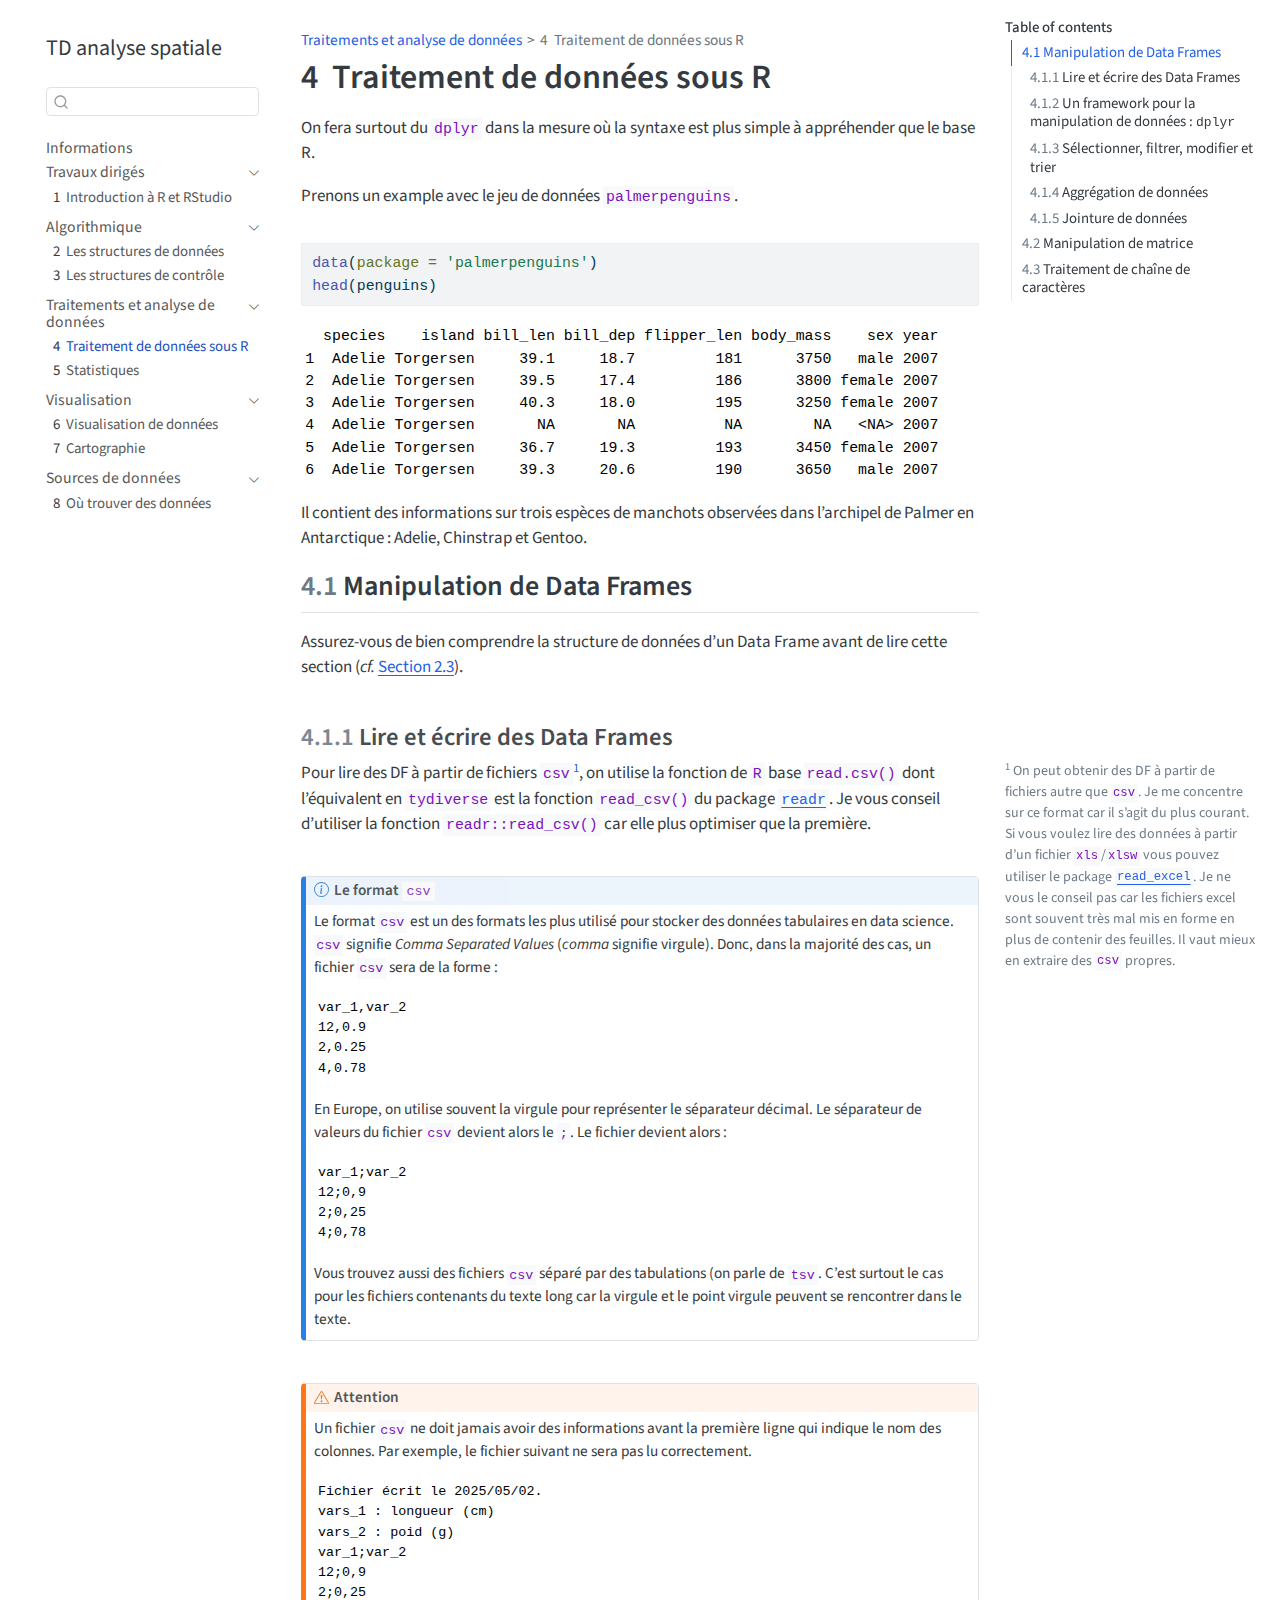
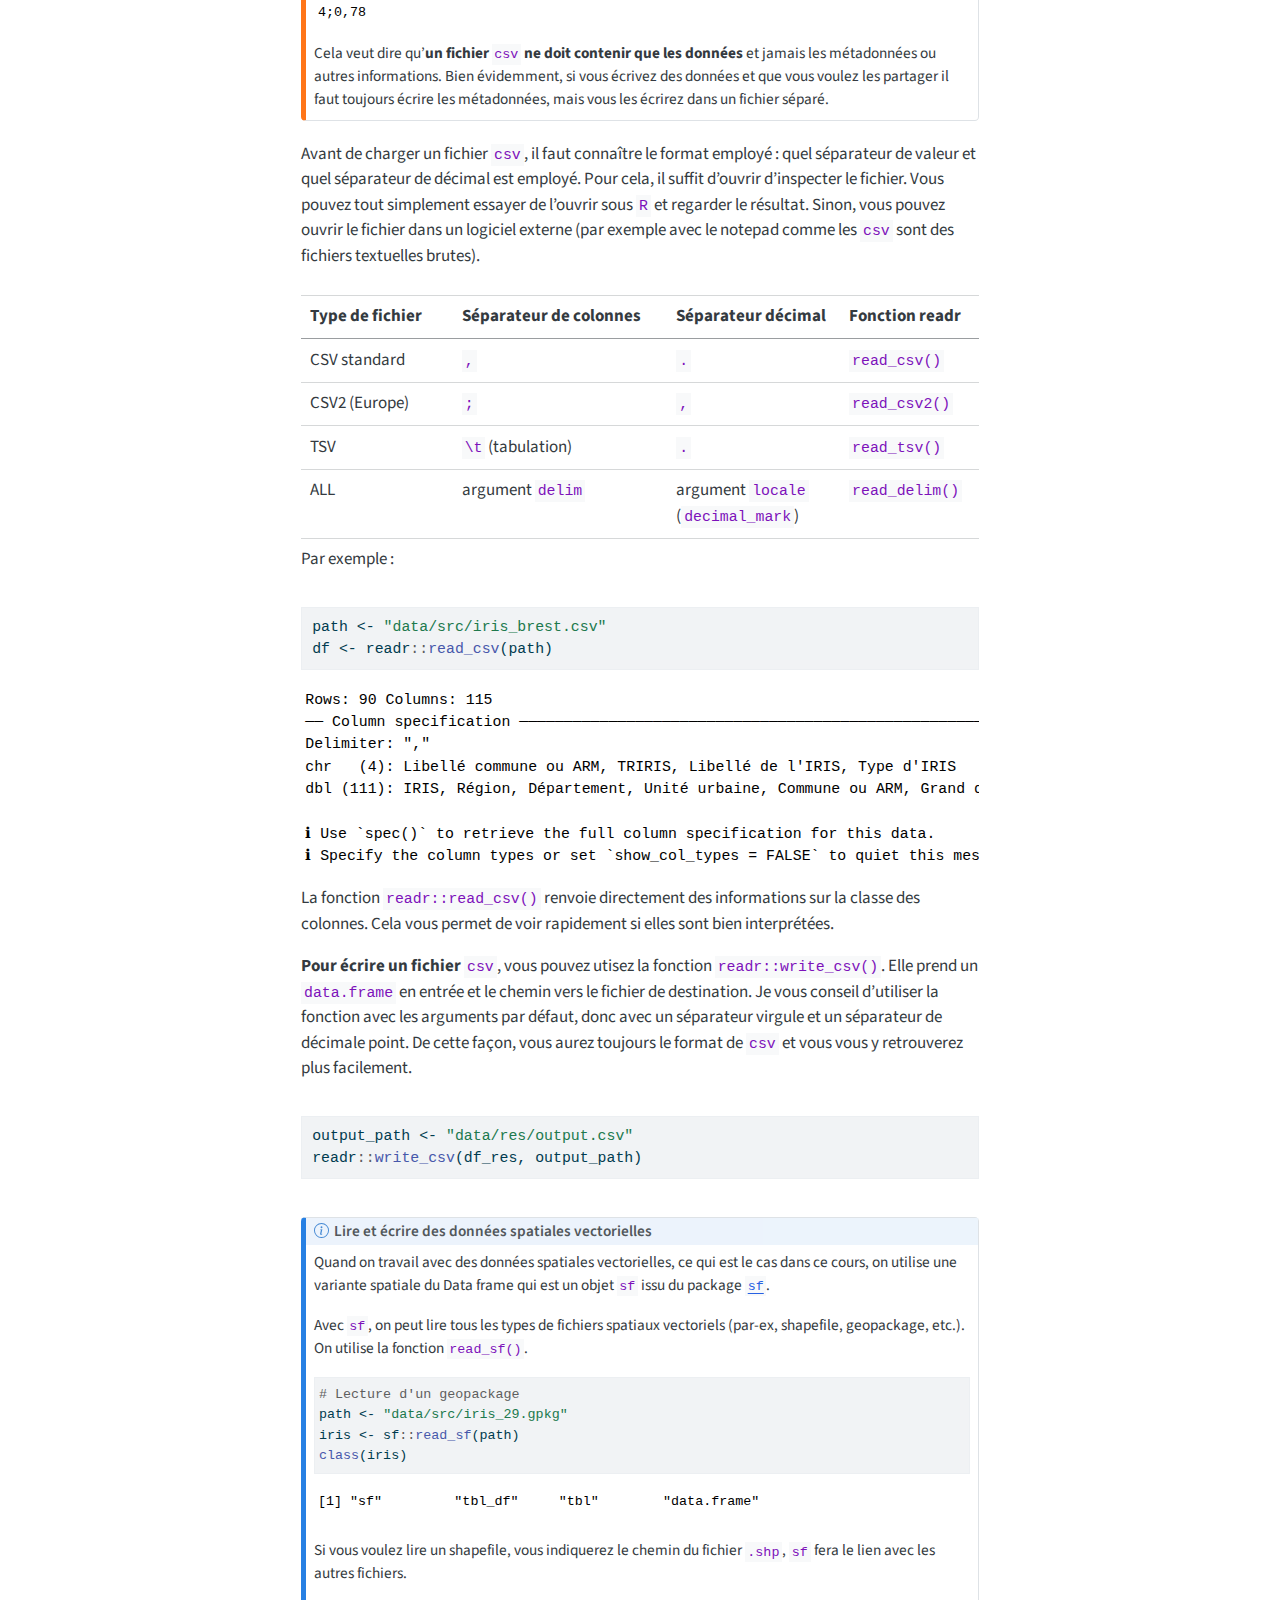
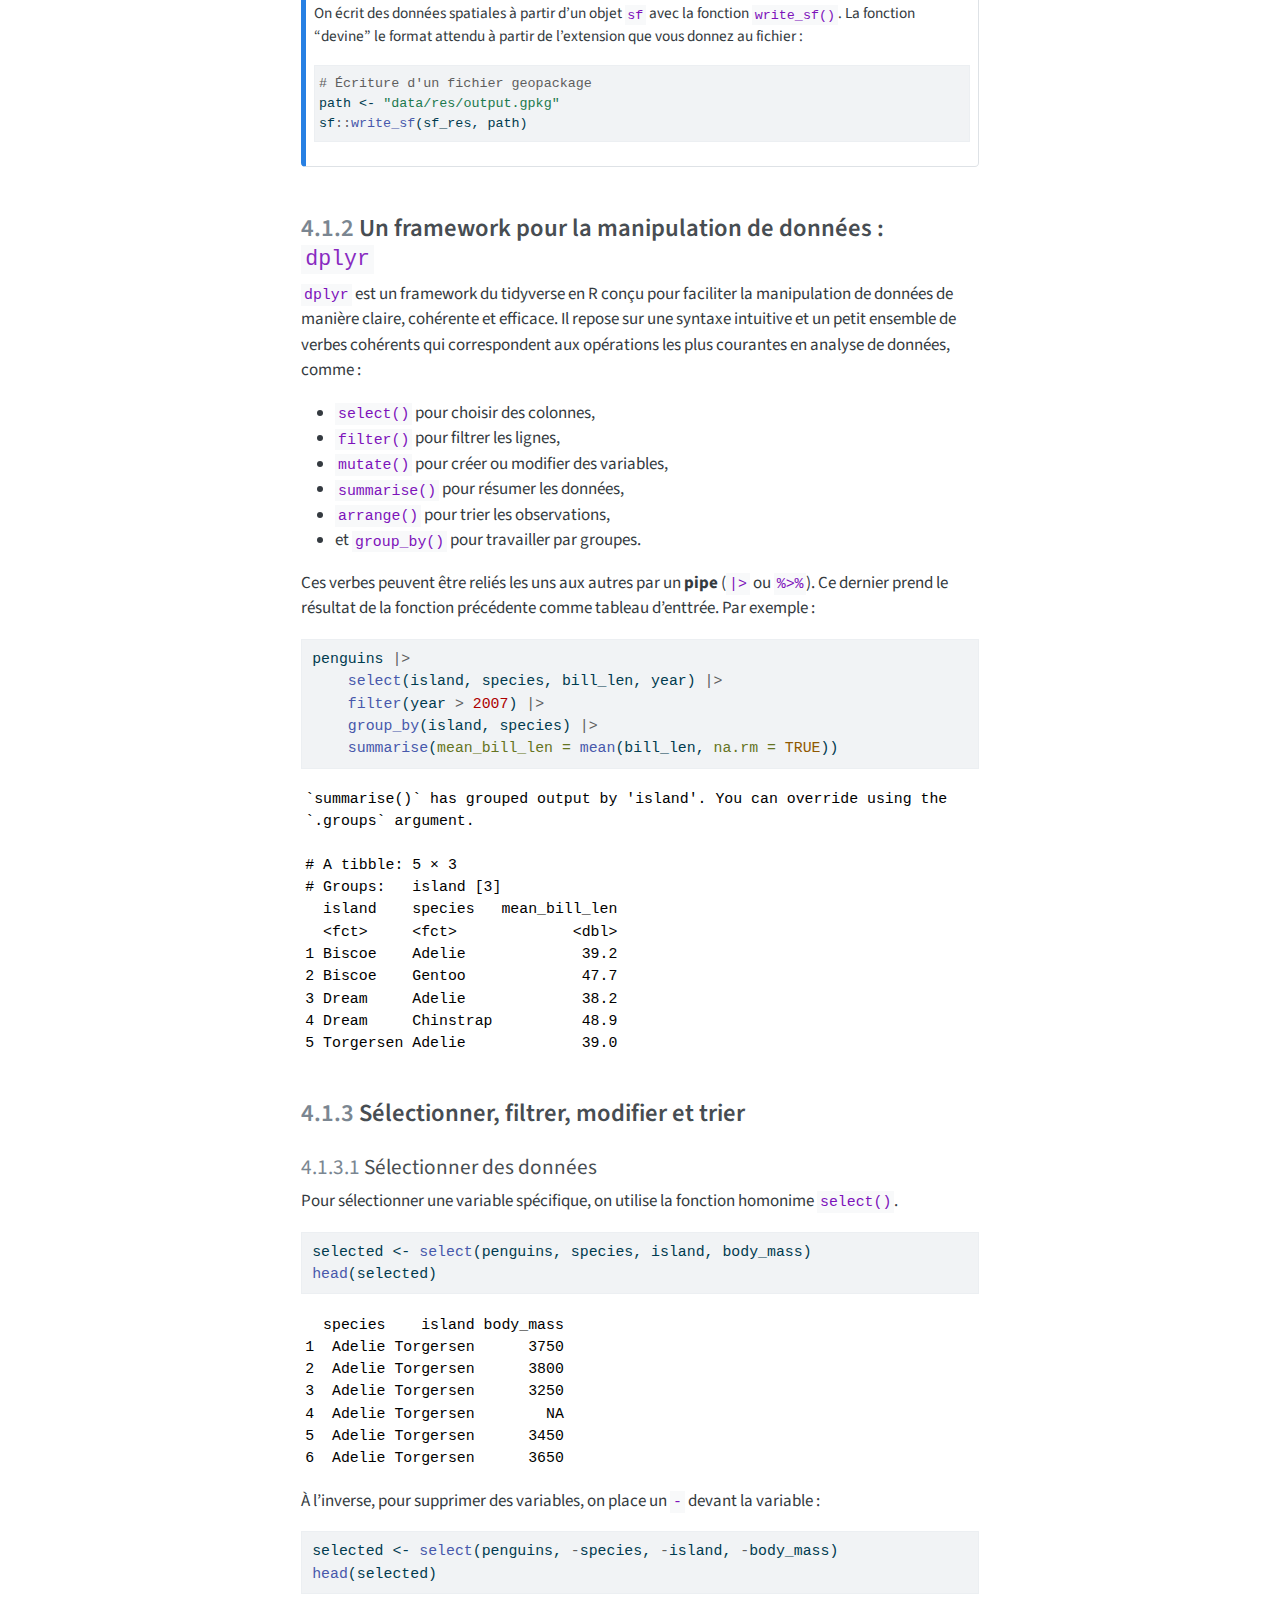
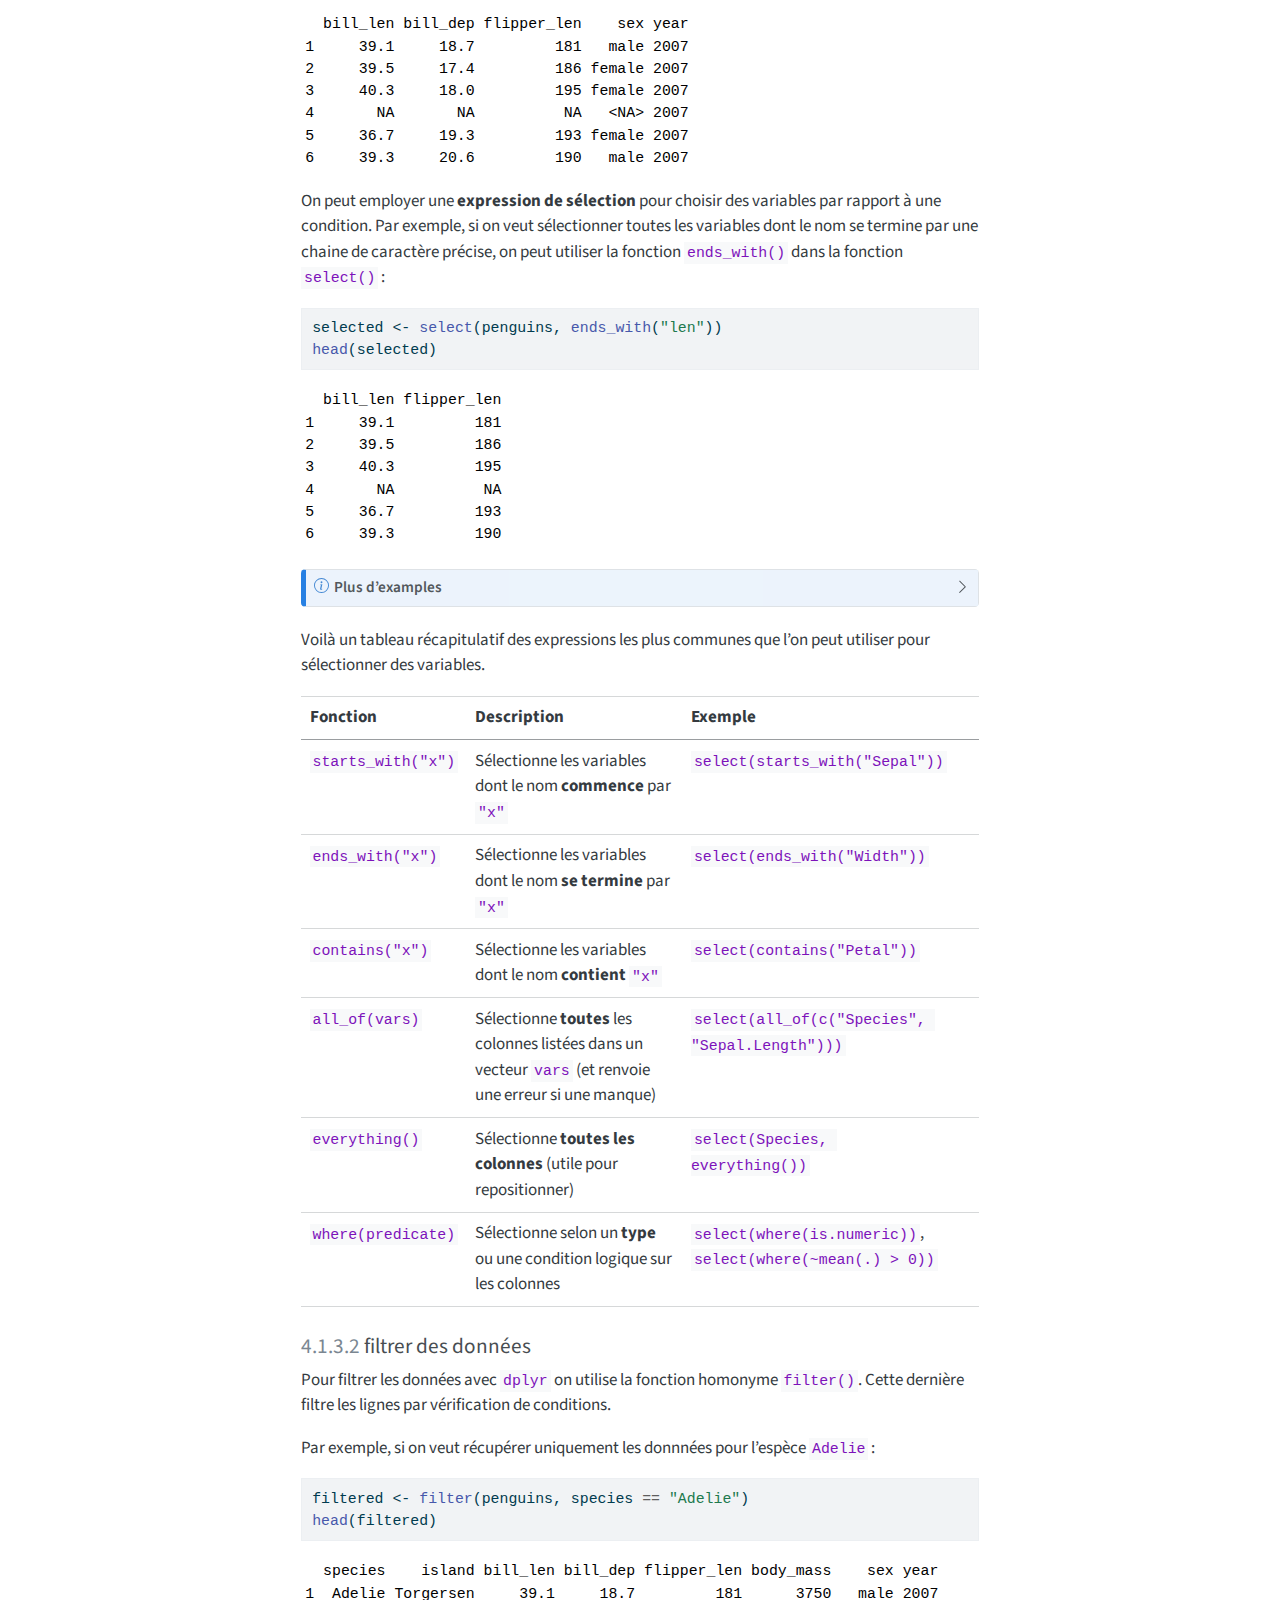
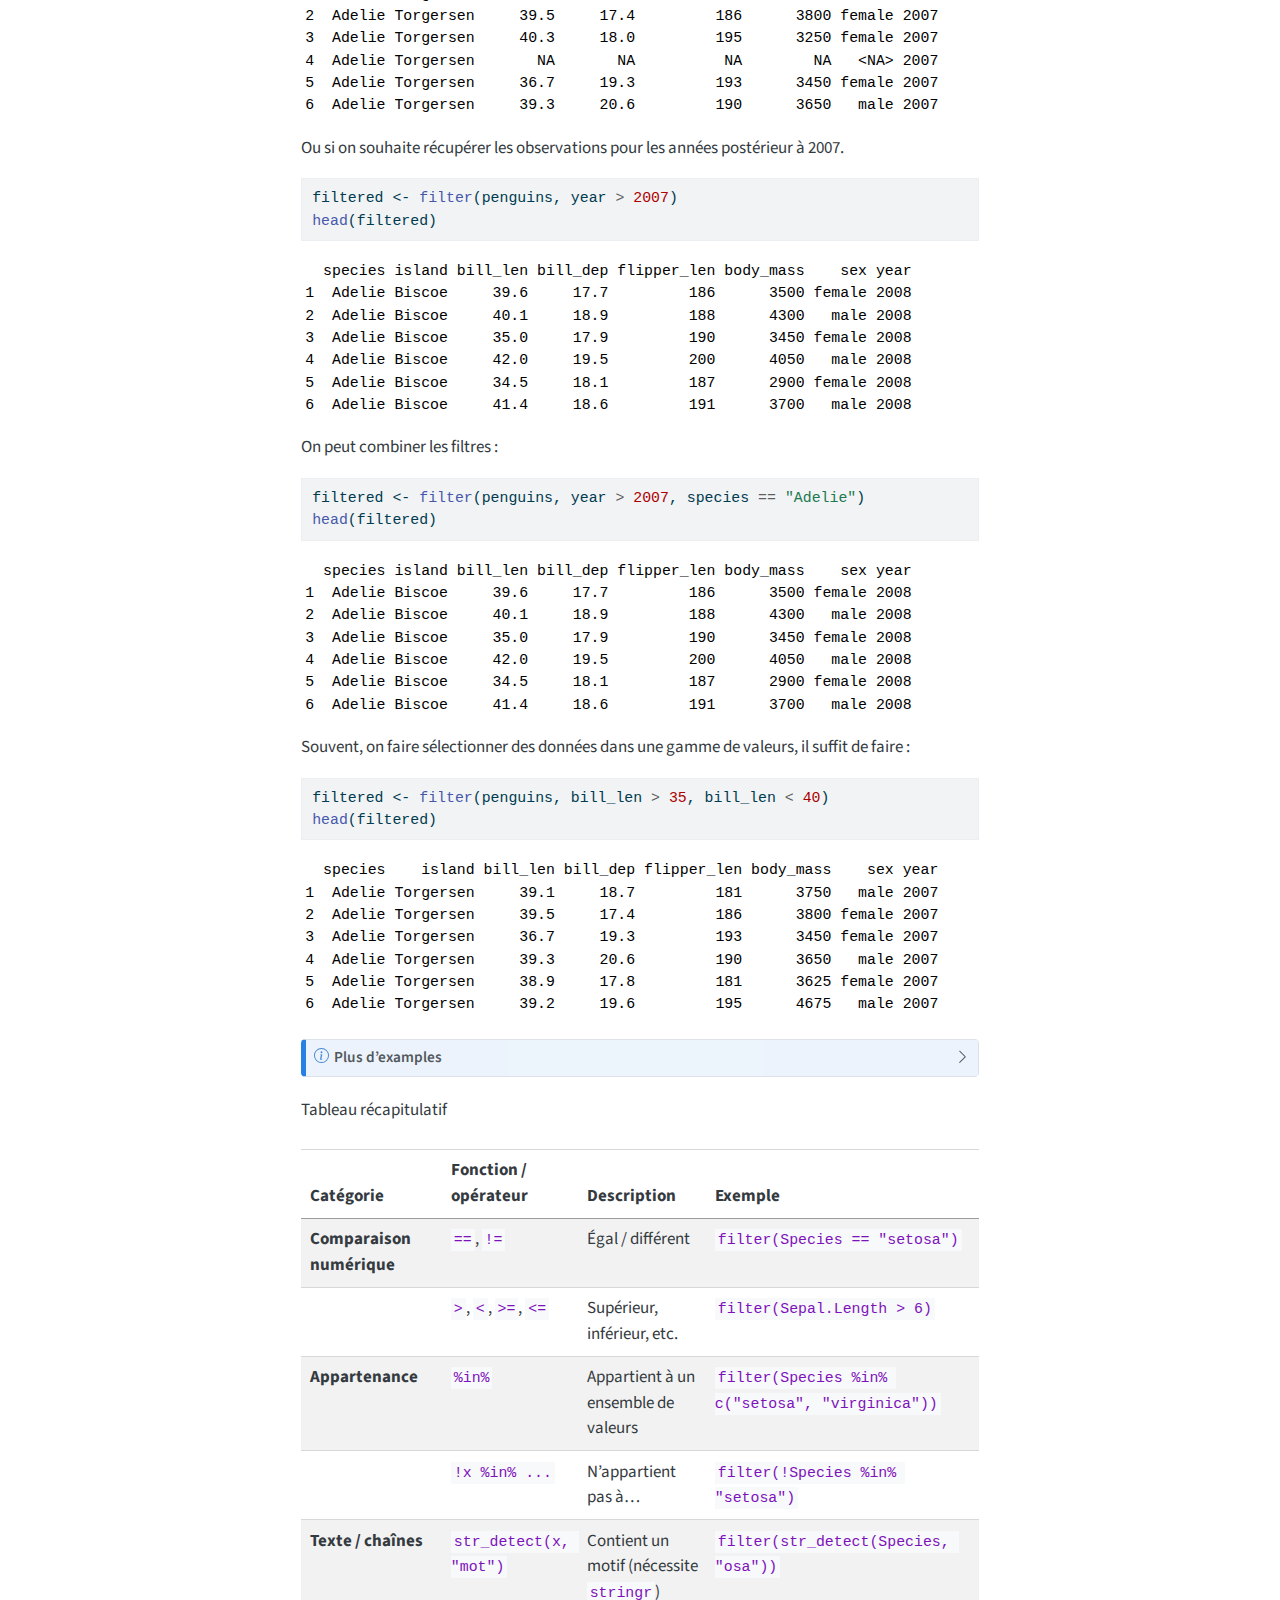
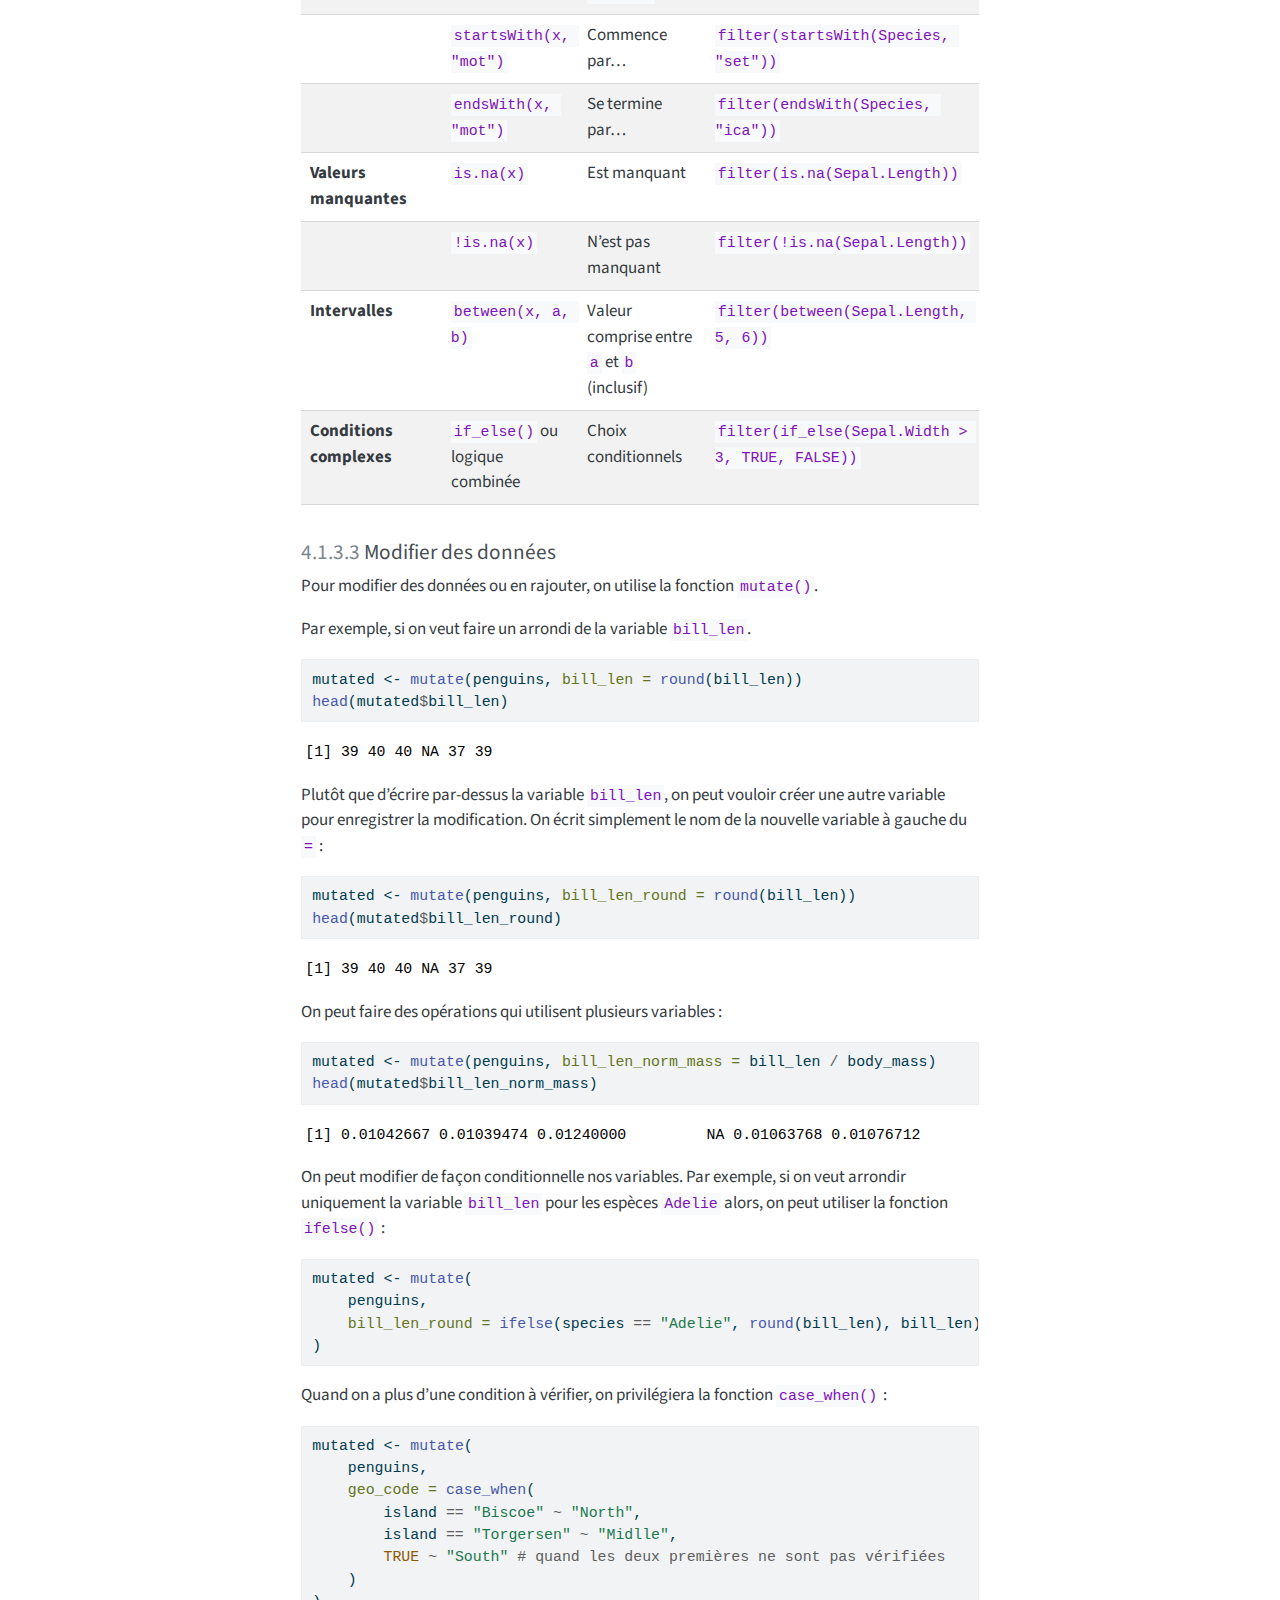
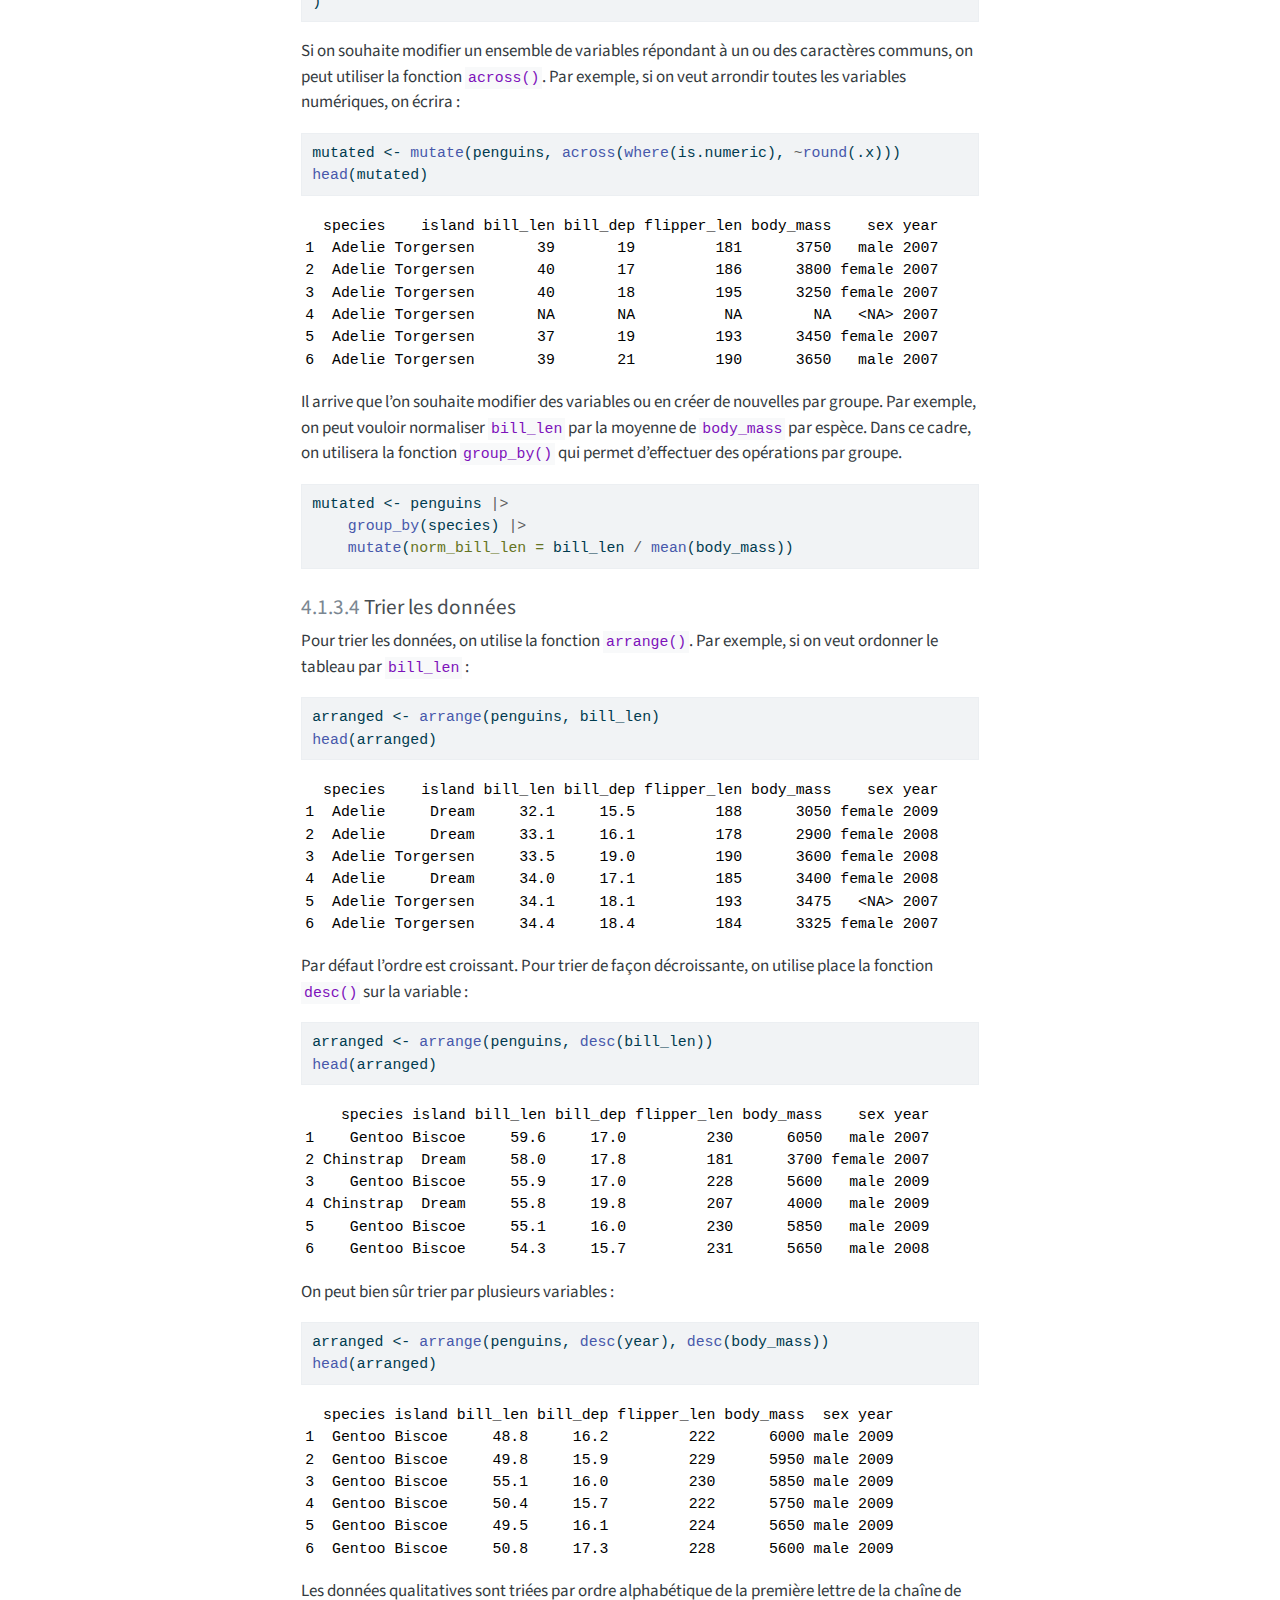
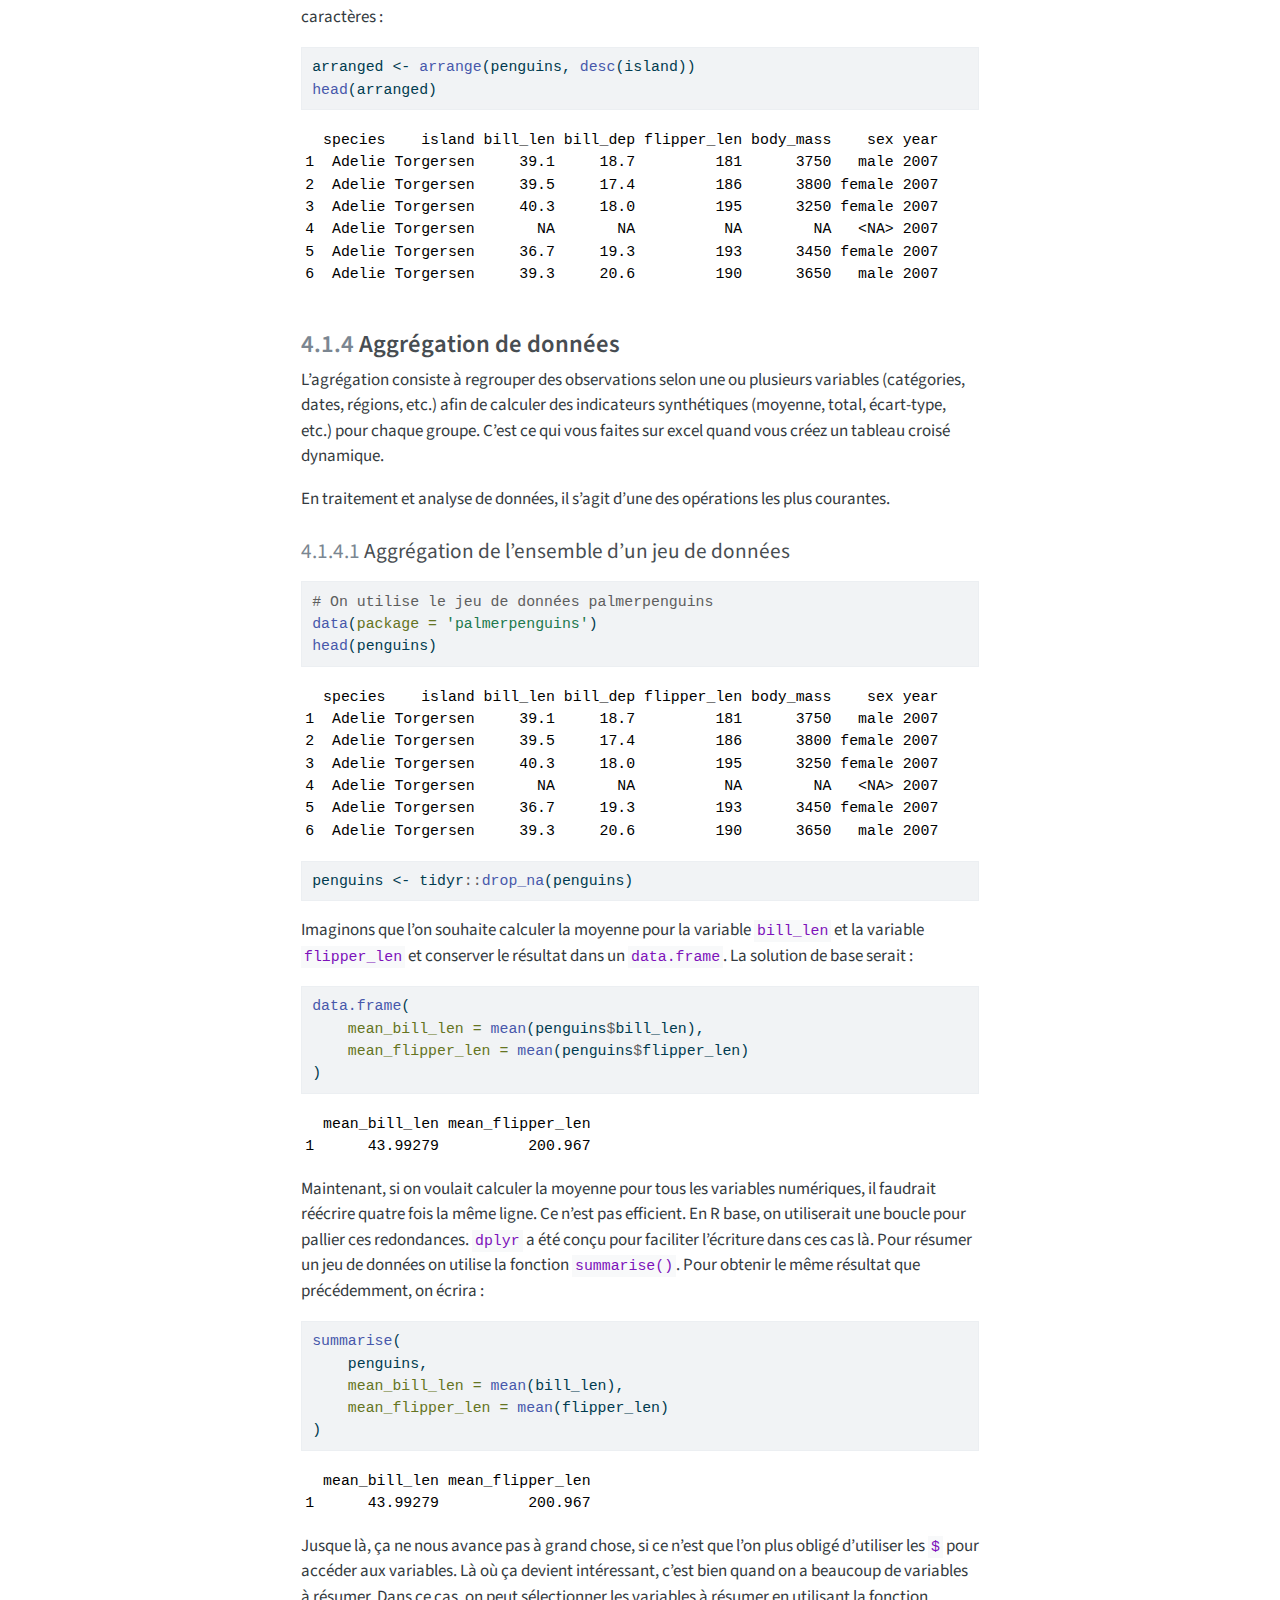
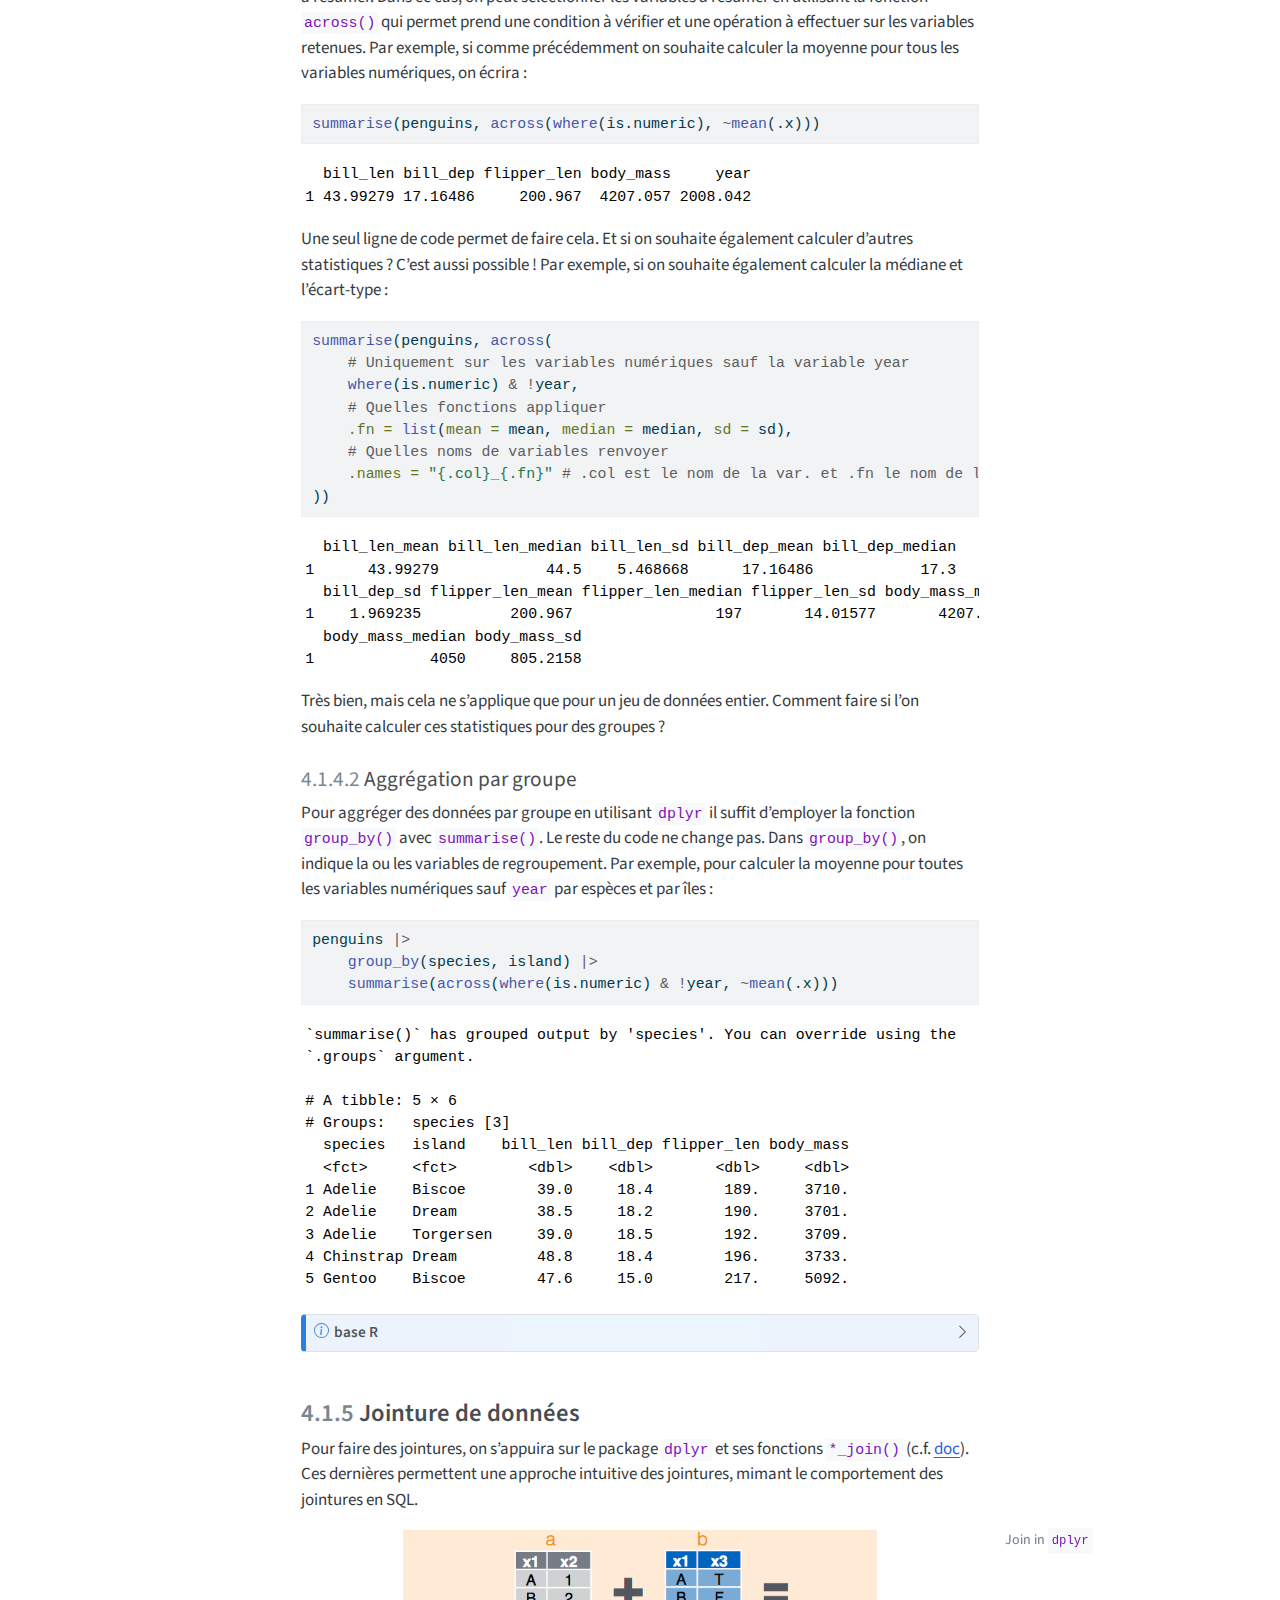
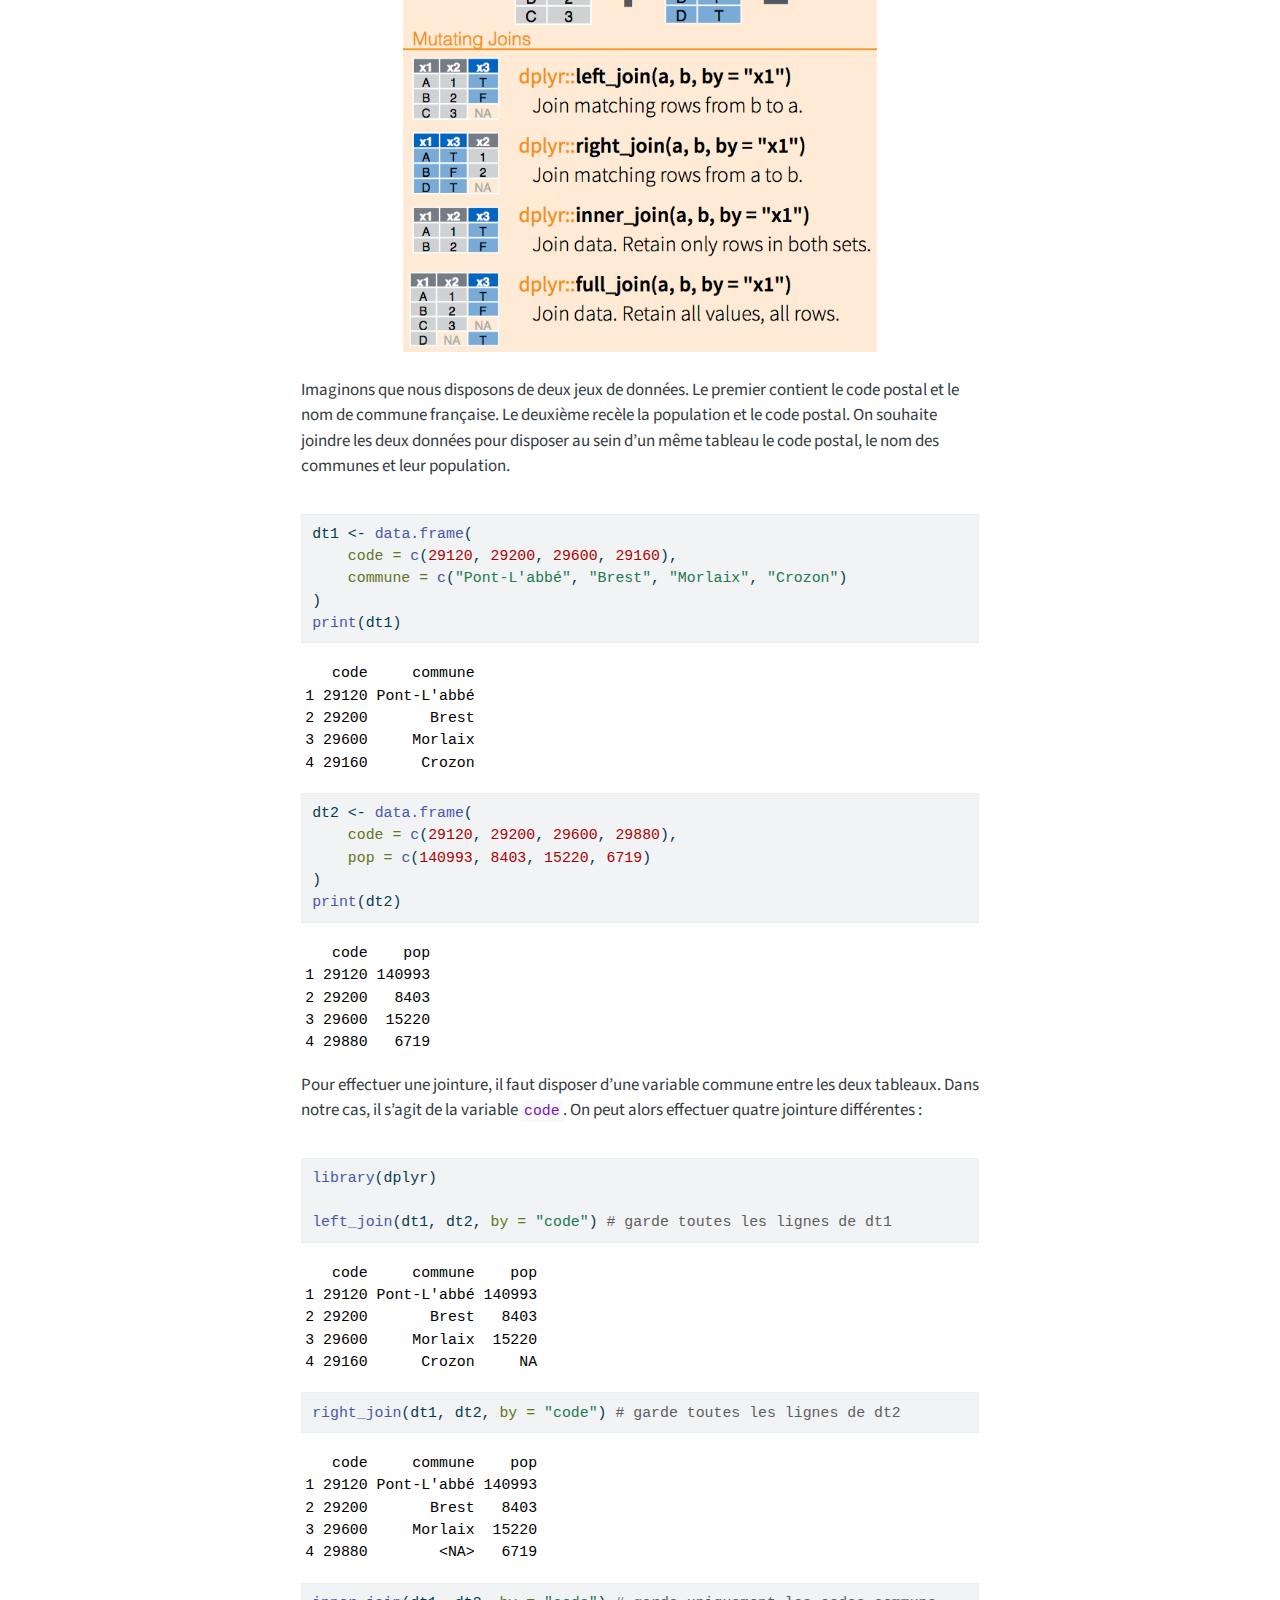
<file: _book/ressources/data_process/data_basic.html>
<!DOCTYPE html>
<html xmlns="http://www.w3.org/1999/xhtml" lang="en" xml:lang="en"><head>

<meta charset="utf-8">
<meta name="generator" content="quarto-1.7.31">

<meta name="viewport" content="width=device-width, initial-scale=1.0, user-scalable=yes">


<title>4&nbsp; Traitement de données sous R – TD analyse spatiale</title>
<style>
code{white-space: pre-wrap;}
span.smallcaps{font-variant: small-caps;}
div.columns{display: flex; gap: min(4vw, 1.5em);}
div.column{flex: auto; overflow-x: auto;}
div.hanging-indent{margin-left: 1.5em; text-indent: -1.5em;}
ul.task-list{list-style: none;}
ul.task-list li input[type="checkbox"] {
  width: 0.8em;
  margin: 0 0.8em 0.2em -1em; /* quarto-specific, see https://github.com/quarto-dev/quarto-cli/issues/4556 */ 
  vertical-align: middle;
}
/* CSS for syntax highlighting */
html { -webkit-text-size-adjust: 100%; }
pre > code.sourceCode { white-space: pre; position: relative; }
pre > code.sourceCode > span { display: inline-block; line-height: 1.25; }
pre > code.sourceCode > span:empty { height: 1.2em; }
.sourceCode { overflow: visible; }
code.sourceCode > span { color: inherit; text-decoration: inherit; }
div.sourceCode { margin: 1em 0; }
pre.sourceCode { margin: 0; }
@media screen {
div.sourceCode { overflow: auto; }
}
@media print {
pre > code.sourceCode { white-space: pre-wrap; }
pre > code.sourceCode > span { text-indent: -5em; padding-left: 5em; }
}
pre.numberSource code
  { counter-reset: source-line 0; }
pre.numberSource code > span
  { position: relative; left: -4em; counter-increment: source-line; }
pre.numberSource code > span > a:first-child::before
  { content: counter(source-line);
    position: relative; left: -1em; text-align: right; vertical-align: baseline;
    border: none; display: inline-block;
    -webkit-touch-callout: none; -webkit-user-select: none;
    -khtml-user-select: none; -moz-user-select: none;
    -ms-user-select: none; user-select: none;
    padding: 0 4px; width: 4em;
  }
pre.numberSource { margin-left: 3em;  padding-left: 4px; }
div.sourceCode
  {   }
@media screen {
pre > code.sourceCode > span > a:first-child::before { text-decoration: underline; }
}
</style>


<script src="../../site_libs/quarto-nav/quarto-nav.js"></script>
<script src="../../site_libs/quarto-nav/headroom.min.js"></script>
<script src="../../site_libs/clipboard/clipboard.min.js"></script>
<script src="../../site_libs/quarto-search/autocomplete.umd.js"></script>
<script src="../../site_libs/quarto-search/fuse.min.js"></script>
<script src="../../site_libs/quarto-search/quarto-search.js"></script>
<meta name="quarto:offset" content="../../">
<link href="../../ressources/stats/stats.html" rel="next">
<link href="../../ressources/algorithmique/structure_controle.html" rel="prev">
<script src="../../site_libs/quarto-html/quarto.js" type="module"></script>
<script src="../../site_libs/quarto-html/tabsets/tabsets.js" type="module"></script>
<script src="../../site_libs/quarto-html/popper.min.js"></script>
<script src="../../site_libs/quarto-html/tippy.umd.min.js"></script>
<script src="../../site_libs/quarto-html/anchor.min.js"></script>
<link href="../../site_libs/quarto-html/tippy.css" rel="stylesheet">
<link href="../../site_libs/quarto-html/quarto-syntax-highlighting-e1a5c8363afafaef2c763b6775fbf3ca.css" rel="stylesheet" id="quarto-text-highlighting-styles">
<script src="../../site_libs/bootstrap/bootstrap.min.js"></script>
<link href="../../site_libs/bootstrap/bootstrap-icons.css" rel="stylesheet">
<link href="../../site_libs/bootstrap/bootstrap-c0f8282d1904867bd677e0497fc46e93.min.css" rel="stylesheet" append-hash="true" id="quarto-bootstrap" data-mode="light">
<script id="quarto-search-options" type="application/json">{
  "location": "sidebar",
  "copy-button": false,
  "collapse-after": 3,
  "panel-placement": "start",
  "type": "textbox",
  "limit": 50,
  "keyboard-shortcut": [
    "f",
    "/",
    "s"
  ],
  "show-item-context": false,
  "language": {
    "search-no-results-text": "No results",
    "search-matching-documents-text": "matching documents",
    "search-copy-link-title": "Copy link to search",
    "search-hide-matches-text": "Hide additional matches",
    "search-more-match-text": "more match in this document",
    "search-more-matches-text": "more matches in this document",
    "search-clear-button-title": "Clear",
    "search-text-placeholder": "",
    "search-detached-cancel-button-title": "Cancel",
    "search-submit-button-title": "Submit",
    "search-label": "Search"
  }
}</script>


</head>

<body class="nav-sidebar floating slimcontent quarto-light">

<div id="quarto-search-results"></div>
  <header id="quarto-header" class="headroom fixed-top">
  <nav class="quarto-secondary-nav">
    <div class="container-fluid d-flex">
      <button type="button" class="quarto-btn-toggle btn" data-bs-toggle="collapse" role="button" data-bs-target=".quarto-sidebar-collapse-item" aria-controls="quarto-sidebar" aria-expanded="false" aria-label="Toggle sidebar navigation" onclick="if (window.quartoToggleHeadroom) { window.quartoToggleHeadroom(); }">
        <i class="bi bi-layout-text-sidebar-reverse"></i>
      </button>
        <nav class="quarto-page-breadcrumbs" aria-label="breadcrumb"><ol class="breadcrumb"><li class="breadcrumb-item"><a href="../../ressources/data_process/data_basic.html">Traitements et analyse de données</a></li><li class="breadcrumb-item"><a href="../../ressources/data_process/data_basic.html"><span class="chapter-number">4</span>&nbsp; <span class="chapter-title">Traitement de données sous R</span></a></li></ol></nav>
        <a class="flex-grow-1" role="navigation" data-bs-toggle="collapse" data-bs-target=".quarto-sidebar-collapse-item" aria-controls="quarto-sidebar" aria-expanded="false" aria-label="Toggle sidebar navigation" onclick="if (window.quartoToggleHeadroom) { window.quartoToggleHeadroom(); }">      
        </a>
      <button type="button" class="btn quarto-search-button" aria-label="Search" onclick="window.quartoOpenSearch();">
        <i class="bi bi-search"></i>
      </button>
    </div>
  </nav>
</header>
<!-- content -->
<div id="quarto-content" class="quarto-container page-columns page-rows-contents page-layout-article">
<!-- sidebar -->
  <nav id="quarto-sidebar" class="sidebar collapse collapse-horizontal quarto-sidebar-collapse-item sidebar-navigation floating overflow-auto">
    <div class="pt-lg-2 mt-2 text-left sidebar-header">
    <div class="sidebar-title mb-0 py-0">
      <a href="../../">TD analyse spatiale</a> 
    </div>
      </div>
        <div class="mt-2 flex-shrink-0 align-items-center">
        <div class="sidebar-search">
        <div id="quarto-search" class="" title="Search"></div>
        </div>
        </div>
    <div class="sidebar-menu-container"> 
    <ul class="list-unstyled mt-1">
        <li class="sidebar-item">
  <div class="sidebar-item-container"> 
  <a href="../../index.html" class="sidebar-item-text sidebar-link">
 <span class="menu-text">Informations</span></a>
  </div>
</li>
        <li class="sidebar-item sidebar-item-section">
      <div class="sidebar-item-container"> 
            <a class="sidebar-item-text sidebar-link text-start" data-bs-toggle="collapse" data-bs-target="#quarto-sidebar-section-1" role="navigation" aria-expanded="true">
 <span class="menu-text">Travaux dirigés</span></a>
          <a class="sidebar-item-toggle text-start" data-bs-toggle="collapse" data-bs-target="#quarto-sidebar-section-1" role="navigation" aria-expanded="true" aria-label="Toggle section">
            <i class="bi bi-chevron-right ms-2"></i>
          </a> 
      </div>
      <ul id="quarto-sidebar-section-1" class="collapse list-unstyled sidebar-section depth1 show">  
          <li class="sidebar-item">
  <div class="sidebar-item-container"> 
  <a href="../../00_intro_r/intro_r.html" class="sidebar-item-text sidebar-link">
 <span class="menu-text"><span class="chapter-number">1</span>&nbsp; <span class="chapter-title">Introduction à R et RStudio</span></span></a>
  </div>
</li>
      </ul>
  </li>
        <li class="sidebar-item sidebar-item-section">
      <div class="sidebar-item-container"> 
            <a class="sidebar-item-text sidebar-link text-start" data-bs-toggle="collapse" data-bs-target="#quarto-sidebar-section-2" role="navigation" aria-expanded="true">
 <span class="menu-text">Algorithmique</span></a>
          <a class="sidebar-item-toggle text-start" data-bs-toggle="collapse" data-bs-target="#quarto-sidebar-section-2" role="navigation" aria-expanded="true" aria-label="Toggle section">
            <i class="bi bi-chevron-right ms-2"></i>
          </a> 
      </div>
      <ul id="quarto-sidebar-section-2" class="collapse list-unstyled sidebar-section depth1 show">  
          <li class="sidebar-item">
  <div class="sidebar-item-container"> 
  <a href="../../ressources/algorithmique/structure_donnees.html" class="sidebar-item-text sidebar-link">
 <span class="menu-text"><span class="chapter-number">2</span>&nbsp; <span class="chapter-title">Les structures de données</span></span></a>
  </div>
</li>
          <li class="sidebar-item">
  <div class="sidebar-item-container"> 
  <a href="../../ressources/algorithmique/structure_controle.html" class="sidebar-item-text sidebar-link">
 <span class="menu-text"><span class="chapter-number">3</span>&nbsp; <span class="chapter-title">Les structures de contrôle</span></span></a>
  </div>
</li>
      </ul>
  </li>
        <li class="sidebar-item sidebar-item-section">
      <div class="sidebar-item-container"> 
            <a class="sidebar-item-text sidebar-link text-start" data-bs-toggle="collapse" data-bs-target="#quarto-sidebar-section-3" role="navigation" aria-expanded="true">
 <span class="menu-text">Traitements et analyse de données</span></a>
          <a class="sidebar-item-toggle text-start" data-bs-toggle="collapse" data-bs-target="#quarto-sidebar-section-3" role="navigation" aria-expanded="true" aria-label="Toggle section">
            <i class="bi bi-chevron-right ms-2"></i>
          </a> 
      </div>
      <ul id="quarto-sidebar-section-3" class="collapse list-unstyled sidebar-section depth1 show">  
          <li class="sidebar-item">
  <div class="sidebar-item-container"> 
  <a href="../../ressources/data_process/data_basic.html" class="sidebar-item-text sidebar-link active">
 <span class="menu-text"><span class="chapter-number">4</span>&nbsp; <span class="chapter-title">Traitement de données sous R</span></span></a>
  </div>
</li>
          <li class="sidebar-item">
  <div class="sidebar-item-container"> 
  <a href="../../ressources/stats/stats.html" class="sidebar-item-text sidebar-link">
 <span class="menu-text"><span class="chapter-number">5</span>&nbsp; <span class="chapter-title">Statistiques</span></span></a>
  </div>
</li>
      </ul>
  </li>
        <li class="sidebar-item sidebar-item-section">
      <div class="sidebar-item-container"> 
            <a class="sidebar-item-text sidebar-link text-start" data-bs-toggle="collapse" data-bs-target="#quarto-sidebar-section-4" role="navigation" aria-expanded="true">
 <span class="menu-text">Visualisation</span></a>
          <a class="sidebar-item-toggle text-start" data-bs-toggle="collapse" data-bs-target="#quarto-sidebar-section-4" role="navigation" aria-expanded="true" aria-label="Toggle section">
            <i class="bi bi-chevron-right ms-2"></i>
          </a> 
      </div>
      <ul id="quarto-sidebar-section-4" class="collapse list-unstyled sidebar-section depth1 show">  
          <li class="sidebar-item">
  <div class="sidebar-item-container"> 
  <a href="../../ressources/viz/graph.html" class="sidebar-item-text sidebar-link">
 <span class="menu-text"><span class="chapter-number">6</span>&nbsp; <span class="chapter-title">Visualisation de données</span></span></a>
  </div>
</li>
          <li class="sidebar-item">
  <div class="sidebar-item-container"> 
  <a href="../../ressources/viz/map.html" class="sidebar-item-text sidebar-link">
 <span class="menu-text"><span class="chapter-number">7</span>&nbsp; <span class="chapter-title">Cartographie</span></span></a>
  </div>
</li>
      </ul>
  </li>
        <li class="sidebar-item sidebar-item-section">
      <div class="sidebar-item-container"> 
            <a class="sidebar-item-text sidebar-link text-start" data-bs-toggle="collapse" data-bs-target="#quarto-sidebar-section-5" role="navigation" aria-expanded="true">
 <span class="menu-text">Sources de données</span></a>
          <a class="sidebar-item-toggle text-start" data-bs-toggle="collapse" data-bs-target="#quarto-sidebar-section-5" role="navigation" aria-expanded="true" aria-label="Toggle section">
            <i class="bi bi-chevron-right ms-2"></i>
          </a> 
      </div>
      <ul id="quarto-sidebar-section-5" class="collapse list-unstyled sidebar-section depth1 show">  
          <li class="sidebar-item">
  <div class="sidebar-item-container"> 
  <a href="../../ressources/where_data/where_data.html" class="sidebar-item-text sidebar-link">
 <span class="menu-text"><span class="chapter-number">8</span>&nbsp; <span class="chapter-title">Où trouver des données</span></span></a>
  </div>
</li>
      </ul>
  </li>
    </ul>
    </div>
</nav>
<div id="quarto-sidebar-glass" class="quarto-sidebar-collapse-item" data-bs-toggle="collapse" data-bs-target=".quarto-sidebar-collapse-item"></div>
<!-- margin-sidebar -->
    <div id="quarto-margin-sidebar" class="sidebar margin-sidebar">
        <nav id="TOC" role="doc-toc" class="toc-active">
    <h2 id="toc-title">Table of contents</h2>
   
  <ul>
  <li><a href="#sec-manip-df" id="toc-sec-manip-df" class="nav-link active" data-scroll-target="#sec-manip-df"><span class="header-section-number">4.1</span> Manipulation de Data Frames</a>
  <ul>
  <li><a href="#sec-io-df" id="toc-sec-io-df" class="nav-link" data-scroll-target="#sec-io-df"><span class="header-section-number">4.1.1</span> Lire et écrire des Data Frames</a></li>
  <li><a href="#un-framework-pour-la-manipulation-de-données-dplyr" id="toc-un-framework-pour-la-manipulation-de-données-dplyr" class="nav-link" data-scroll-target="#un-framework-pour-la-manipulation-de-données-dplyr"><span class="header-section-number">4.1.2</span> Un framework pour la manipulation de données : <code>dplyr</code></a></li>
  <li><a href="#sélectionner-filtrer-modifier-et-trier" id="toc-sélectionner-filtrer-modifier-et-trier" class="nav-link" data-scroll-target="#sélectionner-filtrer-modifier-et-trier"><span class="header-section-number">4.1.3</span> Sélectionner, filtrer, modifier et trier</a>
  <ul class="collapse">
  <li><a href="#sélectionner-des-données" id="toc-sélectionner-des-données" class="nav-link" data-scroll-target="#sélectionner-des-données"><span class="header-section-number">4.1.3.1</span> Sélectionner des données</a></li>
  <li><a href="#filtrer-des-données" id="toc-filtrer-des-données" class="nav-link" data-scroll-target="#filtrer-des-données"><span class="header-section-number">4.1.3.2</span> filtrer des données</a></li>
  <li><a href="#modifier-des-données" id="toc-modifier-des-données" class="nav-link" data-scroll-target="#modifier-des-données"><span class="header-section-number">4.1.3.3</span> Modifier des données</a></li>
  <li><a href="#trier-les-données" id="toc-trier-les-données" class="nav-link" data-scroll-target="#trier-les-données"><span class="header-section-number">4.1.3.4</span> Trier les données</a></li>
  </ul></li>
  <li><a href="#sec-agg" id="toc-sec-agg" class="nav-link" data-scroll-target="#sec-agg"><span class="header-section-number">4.1.4</span> Aggrégation de données</a>
  <ul class="collapse">
  <li><a href="#aggrégation-de-lensemble-dun-jeu-de-données" id="toc-aggrégation-de-lensemble-dun-jeu-de-données" class="nav-link" data-scroll-target="#aggrégation-de-lensemble-dun-jeu-de-données"><span class="header-section-number">4.1.4.1</span> Aggrégation de l’ensemble d’un jeu de données</a></li>
  <li><a href="#aggrégation-par-groupe" id="toc-aggrégation-par-groupe" class="nav-link" data-scroll-target="#aggrégation-par-groupe"><span class="header-section-number">4.1.4.2</span> Aggrégation par groupe</a></li>
  </ul></li>
  <li><a href="#sec-join" id="toc-sec-join" class="nav-link" data-scroll-target="#sec-join"><span class="header-section-number">4.1.5</span> Jointure de données</a></li>
  </ul></li>
  <li><a href="#manipulation-de-matrice" id="toc-manipulation-de-matrice" class="nav-link" data-scroll-target="#manipulation-de-matrice"><span class="header-section-number">4.2</span> Manipulation de matrice</a>
  <ul>
  <li><a href="#les-bases-des-matrices-sous-r" id="toc-les-bases-des-matrices-sous-r" class="nav-link" data-scroll-target="#les-bases-des-matrices-sous-r"><span class="header-section-number">4.2.1</span> Les bases des matrices sous R</a>
  <ul class="collapse">
  <li><a href="#création-de-matrices" id="toc-création-de-matrices" class="nav-link" data-scroll-target="#création-de-matrices"><span class="header-section-number">4.2.1.1</span> Création de matrices</a></li>
  <li><a href="#accès-aux-éléments" id="toc-accès-aux-éléments" class="nav-link" data-scroll-target="#accès-aux-éléments"><span class="header-section-number">4.2.1.2</span> Accès aux éléments</a></li>
  <li><a href="#opérations-sur-les-matrices" id="toc-opérations-sur-les-matrices" class="nav-link" data-scroll-target="#opérations-sur-les-matrices"><span class="header-section-number">4.2.1.3</span> Opérations sur les matrices</a></li>
  <li><a href="#autres-opérations" id="toc-autres-opérations" class="nav-link" data-scroll-target="#autres-opérations"><span class="header-section-number">4.2.1.4</span> Autres opérations</a></li>
  </ul></li>
  </ul></li>
  <li><a href="#traitement-de-chaîne-de-caractères" id="toc-traitement-de-chaîne-de-caractères" class="nav-link" data-scroll-target="#traitement-de-chaîne-de-caractères"><span class="header-section-number">4.3</span> Traitement de chaîne de caractères</a>
  <ul>
  <li><a href="#sec-concat" id="toc-sec-concat" class="nav-link" data-scroll-target="#sec-concat"><span class="header-section-number">4.3.1</span> Chercher/remplacer</a></li>
  <li><a href="#sec-concat" id="toc-sec-concat" class="nav-link" data-scroll-target="#sec-concat"><span class="header-section-number">4.3.2</span> Concaténation</a></li>
  <li><a href="#tableau-de-contingence" id="toc-tableau-de-contingence" class="nav-link" data-scroll-target="#tableau-de-contingence"><span class="header-section-number">4.3.3</span> Tableau de contingence</a></li>
  </ul></li>
  </ul>
</nav>
    </div>
<!-- main -->
<main class="content page-columns page-full" id="quarto-document-content">

<header id="title-block-header" class="quarto-title-block default"><nav class="quarto-page-breadcrumbs quarto-title-breadcrumbs d-none d-lg-block" aria-label="breadcrumb"><ol class="breadcrumb"><li class="breadcrumb-item"><a href="../../ressources/data_process/data_basic.html">Traitements et analyse de données</a></li><li class="breadcrumb-item"><a href="../../ressources/data_process/data_basic.html"><span class="chapter-number">4</span>&nbsp; <span class="chapter-title">Traitement de données sous R</span></a></li></ol></nav>
<div class="quarto-title">
<h1 class="title"><span class="chapter-number">4</span>&nbsp; <span class="chapter-title">Traitement de données sous R</span></h1>
</div>



<div class="quarto-title-meta">

    
  
    
  </div>
  


</header>


<p>On fera surtout du <code>dplyr</code> dans la mesure où la syntaxe est plus simple à appréhender que le base R.</p>
<p>Prenons un example avec le jeu de données <code>palmerpenguins</code>.</p>
<div class="cell">
<div class="sourceCode cell-code" id="cb1"><pre class="sourceCode r code-with-copy"><code class="sourceCode r"><span id="cb1-1"><a href="#cb1-1" aria-hidden="true" tabindex="-1"></a><span class="fu">data</span>(<span class="at">package =</span> <span class="st">'palmerpenguins'</span>)</span>
<span id="cb1-2"><a href="#cb1-2" aria-hidden="true" tabindex="-1"></a><span class="fu">head</span>(penguins)</span></code><button title="Copy to Clipboard" class="code-copy-button"><i class="bi"></i></button></pre></div>
<div class="cell-output cell-output-stdout">
<pre><code>  species    island bill_len bill_dep flipper_len body_mass    sex year
1  Adelie Torgersen     39.1     18.7         181      3750   male 2007
2  Adelie Torgersen     39.5     17.4         186      3800 female 2007
3  Adelie Torgersen     40.3     18.0         195      3250 female 2007
4  Adelie Torgersen       NA       NA          NA        NA   &lt;NA&gt; 2007
5  Adelie Torgersen     36.7     19.3         193      3450 female 2007
6  Adelie Torgersen     39.3     20.6         190      3650   male 2007</code></pre>
</div>
</div>
<p>Il contient des informations sur trois espèces de manchots observées dans l’archipel de Palmer en Antarctique : Adelie, Chinstrap et Gentoo.</p>
<section id="sec-manip-df" class="level2 page-columns page-full" data-number="4.1">
<h2 data-number="4.1" class="anchored" data-anchor-id="sec-manip-df"><span class="header-section-number">4.1</span> Manipulation de Data Frames</h2>
<p>Assurez-vous de bien comprendre la structure de données d’un Data Frame avant de lire cette section (<em>cf.</em> <a href="../algorithmique/structure_donnees.html#sec-structure-df" class="quarto-xref"><span>Section 2.3</span></a>).</p>
<section id="sec-io-df" class="level3 page-columns page-full" data-number="4.1.1">
<h3 data-number="4.1.1" class="anchored" data-anchor-id="sec-io-df"><span class="header-section-number">4.1.1</span> Lire et écrire des Data Frames</h3>
<p>Pour lire des DF à partir de fichiers <code>csv</code><a href="#fn1" class="footnote-ref" id="fnref1" role="doc-noteref"><sup>1</sup></a>, on utilise la fonction de <code>R</code> base <code>read.csv()</code> dont l’équivalent en <code>tydiverse</code> est la fonction <code>read_csv()</code> du package <a href="https://readr.tidyverse.org/"><code>readr</code></a>. Je vous conseil d’utiliser la fonction <code>readr::read_csv()</code> car elle plus optimiser que la première.</p>
<div class="no-row-height column-margin column-container"><div id="fn1"><p><sup>1</sup>&nbsp;On peut obtenir des DF à partir de fichiers autre que <code>csv</code>. Je me concentre sur ce format car il s’agit du plus courant. Si vous voulez lire des données à partir d’un fichier <code>xls</code>/<code>xlsw</code> vous pouvez utiliser le package <a href="https://readxl.tidyverse.org/"><code>read_excel</code></a>. Je ne vous le conseil pas car les fichiers excel sont souvent très mal mis en forme en plus de contenir des feuilles. Il vaut mieux en extraire des <code>csv</code> propres.</p></div></div><div class="callout callout-style-default callout-note callout-titled" title="Le format `csv`">
<div class="callout-header d-flex align-content-center">
<div class="callout-icon-container">
<i class="callout-icon"></i>
</div>
<div class="callout-title-container flex-fill">
Le format <code>csv</code>
</div>
</div>
<div class="callout-body-container callout-body">
<p>Le format <code>csv</code> est un des formats les plus utilisé pour stocker des données tabulaires en data science. <code>csv</code> signifie <em>Comma Separated Values</em> (<em>comma</em> signifie virgule). Donc, dans la majorité des cas, un fichier <code>csv</code> sera de la forme :</p>
<pre><code>var_1,var_2
12,0.9
2,0.25
4,0.78</code></pre>
<p>En Europe, on utilise souvent la virgule pour représenter le séparateur décimal. Le séparateur de valeurs du fichier <code>csv</code> devient alors le <code>;</code>. Le fichier devient alors :</p>
<pre><code>var_1;var_2
12;0,9
2;0,25
4;0,78</code></pre>
<p>Vous trouvez aussi des fichiers <code>csv</code> séparé par des tabulations (on parle de <code>tsv</code>. C’est surtout le cas pour les fichiers contenants du texte long car la virgule et le point virgule peuvent se rencontrer dans le texte.</p>
</div>
</div>
<div class="callout callout-style-default callout-warning callout-titled" title="Attention">
<div class="callout-header d-flex align-content-center">
<div class="callout-icon-container">
<i class="callout-icon"></i>
</div>
<div class="callout-title-container flex-fill">
Attention
</div>
</div>
<div class="callout-body-container callout-body">
<p>Un fichier <code>csv</code> ne doit jamais avoir des informations avant la première ligne qui indique le nom des colonnes. Par exemple, le fichier suivant ne sera pas lu correctement.</p>
<pre><code>Fichier écrit le 2025/05/02.
vars_1 : longueur (cm)
vars_2 : poid (g)
var_1;var_2
12;0,9
2;0,25
4;0,78</code></pre>
<p>Cela veut dire qu’<strong>un fichier <code>csv</code> ne doit contenir que les données</strong> et jamais les métadonnées ou autres informations. Bien évidemment, si vous écrivez des données et que vous voulez les partager il faut toujours écrire les métadonnées, mais vous les écrirez dans un fichier séparé.</p>
</div>
</div>
<p>Avant de charger un fichier <code>csv</code>, il faut connaître le format employé : quel séparateur de valeur et quel séparateur de décimal est employé. Pour cela, il suffit d’ouvrir d’inspecter le fichier. Vous pouvez tout simplement essayer de l’ouvrir sous <code>R</code> et regarder le résultat. Sinon, vous pouvez ouvrir le fichier dans un logiciel externe (par exemple avec le notepad comme les <code>csv</code> sont des fichiers textuelles brutes).</p>
<table class="table">
<colgroup>
<col style="width: 22%">
<col style="width: 31%">
<col style="width: 25%">
<col style="width: 20%">
</colgroup>
<thead>
<tr class="header">
<th>Type de fichier</th>
<th>Séparateur de colonnes</th>
<th>Séparateur décimal</th>
<th>Fonction readr</th>
</tr>
</thead>
<tbody>
<tr class="odd">
<td>CSV standard</td>
<td><code>,</code></td>
<td><code>.</code></td>
<td><code>read_csv()</code></td>
</tr>
<tr class="even">
<td>CSV2 (Europe)</td>
<td><code>;</code></td>
<td><code>,</code></td>
<td><code>read_csv2()</code></td>
</tr>
<tr class="odd">
<td>TSV</td>
<td><code>\t</code> (tabulation)</td>
<td><code>.</code></td>
<td><code>read_tsv()</code></td>
</tr>
<tr class="even">
<td>ALL</td>
<td>argument <code>delim</code></td>
<td>argument <code>locale</code> (<code>decimal_mark</code>)</td>
<td><code>read_delim()</code></td>
</tr>
</tbody>
</table>
<p>Par exemple :</p>
<div class="cell">
<div class="sourceCode cell-code" id="cb6"><pre class="sourceCode r code-with-copy"><code class="sourceCode r"><span id="cb6-1"><a href="#cb6-1" aria-hidden="true" tabindex="-1"></a>path <span class="ot">&lt;-</span> <span class="st">"data/src/iris_brest.csv"</span></span>
<span id="cb6-2"><a href="#cb6-2" aria-hidden="true" tabindex="-1"></a>df <span class="ot">&lt;-</span> readr<span class="sc">::</span><span class="fu">read_csv</span>(path)</span></code><button title="Copy to Clipboard" class="code-copy-button"><i class="bi"></i></button></pre></div>
<div class="cell-output cell-output-stderr">
<pre><code>Rows: 90 Columns: 115
── Column specification ────────────────────────────────────────────────────────
Delimiter: ","
chr   (4): Libellé commune ou ARM, TRIRIS, Libellé de l'IRIS, Type d'IRIS
dbl (111): IRIS, Région, Département, Unité urbaine, Commune ou ARM, Grand q...

ℹ Use `spec()` to retrieve the full column specification for this data.
ℹ Specify the column types or set `show_col_types = FALSE` to quiet this message.</code></pre>
</div>
</div>
<p>La fonction <code>readr::read_csv()</code> renvoie directement des informations sur la classe des colonnes. Cela vous permet de voir rapidement si elles sont bien interprétées.</p>
<p><strong>Pour écrire un fichier</strong> <code>csv</code>, vous pouvez utisez la fonction <code>readr::write_csv()</code>. Elle prend un <code>data.frame</code> en entrée et le chemin vers le fichier de destination. Je vous conseil d’utiliser la fonction avec les arguments par défaut, donc avec un séparateur virgule et un séparateur de décimale point. De cette façon, vous aurez toujours le format de <code>csv</code> et vous vous y retrouverez plus facilement.</p>
<div class="cell">
<div class="sourceCode cell-code" id="cb8"><pre class="sourceCode r code-with-copy"><code class="sourceCode r"><span id="cb8-1"><a href="#cb8-1" aria-hidden="true" tabindex="-1"></a>output_path <span class="ot">&lt;-</span> <span class="st">"data/res/output.csv"</span></span>
<span id="cb8-2"><a href="#cb8-2" aria-hidden="true" tabindex="-1"></a>readr<span class="sc">::</span><span class="fu">write_csv</span>(df_res, output_path)</span></code><button title="Copy to Clipboard" class="code-copy-button"><i class="bi"></i></button></pre></div>
</div>
<div class="callout callout-style-default callout-note callout-titled" title="Lire et écrire des données spatiales vectorielles">
<div class="callout-header d-flex align-content-center">
<div class="callout-icon-container">
<i class="callout-icon"></i>
</div>
<div class="callout-title-container flex-fill">
Lire et écrire des données spatiales vectorielles
</div>
</div>
<div class="callout-body-container callout-body">
<p>Quand on travail avec des données spatiales vectorielles, ce qui est le cas dans ce cours, on utilise une variante spatiale du Data frame qui est un objet <code>sf</code> issu du package <a href="https://r-spatial.github.io/sf/"><code>sf</code></a>.</p>
<p>Avec <code>sf</code>, on peut lire tous les types de fichiers spatiaux vectoriels (par-ex, shapefile, geopackage, etc.). On utilise la fonction <code>read_sf()</code>.</p>
<div class="cell">
<div class="sourceCode cell-code" id="cb9"><pre class="sourceCode r code-with-copy"><code class="sourceCode r"><span id="cb9-1"><a href="#cb9-1" aria-hidden="true" tabindex="-1"></a><span class="co"># Lecture d'un geopackage</span></span>
<span id="cb9-2"><a href="#cb9-2" aria-hidden="true" tabindex="-1"></a>path <span class="ot">&lt;-</span> <span class="st">"data/src/iris_29.gpkg"</span></span>
<span id="cb9-3"><a href="#cb9-3" aria-hidden="true" tabindex="-1"></a>iris <span class="ot">&lt;-</span> sf<span class="sc">::</span><span class="fu">read_sf</span>(path)</span>
<span id="cb9-4"><a href="#cb9-4" aria-hidden="true" tabindex="-1"></a><span class="fu">class</span>(iris)</span></code><button title="Copy to Clipboard" class="code-copy-button"><i class="bi"></i></button></pre></div>
<div class="cell-output cell-output-stdout">
<pre><code>[1] "sf"         "tbl_df"     "tbl"        "data.frame"</code></pre>
</div>
</div>
<p>Si vous voulez lire un shapefile, vous indiquerez le chemin du fichier <code>.shp</code>, <code>sf</code> fera le lien avec les autres fichiers.</p>
<p>On écrit des données spatiales à partir d’un objet <code>sf</code> avec la fonction <code>write_sf()</code>. La fonction “devine” le format attendu à partir de l’extension que vous donnez au fichier :</p>
<div class="cell">
<div class="sourceCode cell-code" id="cb11"><pre class="sourceCode r code-with-copy"><code class="sourceCode r"><span id="cb11-1"><a href="#cb11-1" aria-hidden="true" tabindex="-1"></a><span class="co"># Écriture d'un fichier geopackage</span></span>
<span id="cb11-2"><a href="#cb11-2" aria-hidden="true" tabindex="-1"></a>path <span class="ot">&lt;-</span> <span class="st">"data/res/output.gpkg"</span></span>
<span id="cb11-3"><a href="#cb11-3" aria-hidden="true" tabindex="-1"></a>sf<span class="sc">::</span><span class="fu">write_sf</span>(sf_res, path)</span></code><button title="Copy to Clipboard" class="code-copy-button"><i class="bi"></i></button></pre></div>
</div>
</div>
</div>
</section>
<section id="un-framework-pour-la-manipulation-de-données-dplyr" class="level3" data-number="4.1.2">
<h3 data-number="4.1.2" class="anchored" data-anchor-id="un-framework-pour-la-manipulation-de-données-dplyr"><span class="header-section-number">4.1.2</span> Un framework pour la manipulation de données : <code>dplyr</code></h3>
<p><code>dplyr</code> est un framework du tidyverse en R conçu pour faciliter la manipulation de données de manière claire, cohérente et efficace. Il repose sur une syntaxe intuitive et un petit ensemble de verbes cohérents qui correspondent aux opérations les plus courantes en analyse de données, comme :</p>
<ul>
<li><code>select()</code> pour choisir des colonnes,</li>
<li><code>filter()</code> pour filtrer les lignes,</li>
<li><code>mutate()</code> pour créer ou modifier des variables,</li>
<li><code>summarise()</code> pour résumer les données,</li>
<li><code>arrange()</code> pour trier les observations,</li>
<li>et <code>group_by()</code> pour travailler par groupes.</li>
</ul>
<p>Ces verbes peuvent être reliés les uns aux autres par un <strong>pipe</strong> (<code>|&gt;</code> ou <code>%&gt;%</code>). Ce dernier prend le résultat de la fonction précédente comme tableau d’enttrée. Par exemple :</p>
<div class="cell">
<div class="sourceCode cell-code" id="cb12"><pre class="sourceCode r code-with-copy"><code class="sourceCode r"><span id="cb12-1"><a href="#cb12-1" aria-hidden="true" tabindex="-1"></a>penguins <span class="sc">|&gt;</span></span>
<span id="cb12-2"><a href="#cb12-2" aria-hidden="true" tabindex="-1"></a>    <span class="fu">select</span>(island, species, bill_len, year) <span class="sc">|&gt;</span></span>
<span id="cb12-3"><a href="#cb12-3" aria-hidden="true" tabindex="-1"></a>    <span class="fu">filter</span>(year <span class="sc">&gt;</span> <span class="dv">2007</span>) <span class="sc">|&gt;</span></span>
<span id="cb12-4"><a href="#cb12-4" aria-hidden="true" tabindex="-1"></a>    <span class="fu">group_by</span>(island, species) <span class="sc">|&gt;</span></span>
<span id="cb12-5"><a href="#cb12-5" aria-hidden="true" tabindex="-1"></a>    <span class="fu">summarise</span>(<span class="at">mean_bill_len =</span> <span class="fu">mean</span>(bill_len, <span class="at">na.rm =</span> <span class="cn">TRUE</span>))</span></code><button title="Copy to Clipboard" class="code-copy-button"><i class="bi"></i></button></pre></div>
<div class="cell-output cell-output-stderr">
<pre><code>`summarise()` has grouped output by 'island'. You can override using the
`.groups` argument.</code></pre>
</div>
<div class="cell-output cell-output-stdout">
<pre><code># A tibble: 5 × 3
# Groups:   island [3]
  island    species   mean_bill_len
  &lt;fct&gt;     &lt;fct&gt;             &lt;dbl&gt;
1 Biscoe    Adelie             39.2
2 Biscoe    Gentoo             47.7
3 Dream     Adelie             38.2
4 Dream     Chinstrap          48.9
5 Torgersen Adelie             39.0</code></pre>
</div>
</div>
</section>
<section id="sélectionner-filtrer-modifier-et-trier" class="level3" data-number="4.1.3">
<h3 data-number="4.1.3" class="anchored" data-anchor-id="sélectionner-filtrer-modifier-et-trier"><span class="header-section-number">4.1.3</span> Sélectionner, filtrer, modifier et trier</h3>
<section id="sélectionner-des-données" class="level4" data-number="4.1.3.1">
<h4 data-number="4.1.3.1" class="anchored" data-anchor-id="sélectionner-des-données"><span class="header-section-number">4.1.3.1</span> Sélectionner des données</h4>
<p>Pour sélectionner une variable spécifique, on utilise la fonction homonime <code>select()</code>.</p>
<div class="cell">
<div class="sourceCode cell-code" id="cb15"><pre class="sourceCode r code-with-copy"><code class="sourceCode r"><span id="cb15-1"><a href="#cb15-1" aria-hidden="true" tabindex="-1"></a>selected <span class="ot">&lt;-</span> <span class="fu">select</span>(penguins, species, island, body_mass)</span>
<span id="cb15-2"><a href="#cb15-2" aria-hidden="true" tabindex="-1"></a><span class="fu">head</span>(selected)</span></code><button title="Copy to Clipboard" class="code-copy-button"><i class="bi"></i></button></pre></div>
<div class="cell-output cell-output-stdout">
<pre><code>  species    island body_mass
1  Adelie Torgersen      3750
2  Adelie Torgersen      3800
3  Adelie Torgersen      3250
4  Adelie Torgersen        NA
5  Adelie Torgersen      3450
6  Adelie Torgersen      3650</code></pre>
</div>
</div>
<p>À l’inverse, pour supprimer des variables, on place un <code>-</code> devant la variable :</p>
<div class="cell">
<div class="sourceCode cell-code" id="cb17"><pre class="sourceCode r code-with-copy"><code class="sourceCode r"><span id="cb17-1"><a href="#cb17-1" aria-hidden="true" tabindex="-1"></a>selected <span class="ot">&lt;-</span> <span class="fu">select</span>(penguins, <span class="sc">-</span>species, <span class="sc">-</span>island, <span class="sc">-</span>body_mass)</span>
<span id="cb17-2"><a href="#cb17-2" aria-hidden="true" tabindex="-1"></a><span class="fu">head</span>(selected)</span></code><button title="Copy to Clipboard" class="code-copy-button"><i class="bi"></i></button></pre></div>
<div class="cell-output cell-output-stdout">
<pre><code>  bill_len bill_dep flipper_len    sex year
1     39.1     18.7         181   male 2007
2     39.5     17.4         186 female 2007
3     40.3     18.0         195 female 2007
4       NA       NA          NA   &lt;NA&gt; 2007
5     36.7     19.3         193 female 2007
6     39.3     20.6         190   male 2007</code></pre>
</div>
</div>
<p>On peut employer une <strong>expression de sélection</strong> pour choisir des variables par rapport à une condition. Par exemple, si on veut sélectionner toutes les variables dont le nom se termine par une chaine de caractère précise, on peut utiliser la fonction <code>ends_with()</code> dans la fonction <code>select()</code> :</p>
<div class="cell">
<div class="sourceCode cell-code" id="cb19"><pre class="sourceCode r code-with-copy"><code class="sourceCode r"><span id="cb19-1"><a href="#cb19-1" aria-hidden="true" tabindex="-1"></a>selected <span class="ot">&lt;-</span> <span class="fu">select</span>(penguins, <span class="fu">ends_with</span>(<span class="st">"len"</span>))</span>
<span id="cb19-2"><a href="#cb19-2" aria-hidden="true" tabindex="-1"></a><span class="fu">head</span>(selected)</span></code><button title="Copy to Clipboard" class="code-copy-button"><i class="bi"></i></button></pre></div>
<div class="cell-output cell-output-stdout">
<pre><code>  bill_len flipper_len
1     39.1         181
2     39.5         186
3     40.3         195
4       NA          NA
5     36.7         193
6     39.3         190</code></pre>
</div>
</div>
<div class="callout callout-style-default callout-note callout-titled" title="Plus d'examples">
<div class="callout-header d-flex align-content-center" data-bs-toggle="collapse" data-bs-target=".callout-4-contents" aria-controls="callout-4" aria-expanded="false" aria-label="Toggle callout">
<div class="callout-icon-container">
<i class="callout-icon"></i>
</div>
<div class="callout-title-container flex-fill">
Plus d’examples
</div>
<div class="callout-btn-toggle d-inline-block border-0 py-1 ps-1 pe-0 float-end"><i class="callout-toggle"></i></div>
</div>
<div id="callout-4" class="callout-4-contents callout-collapse collapse">
<div class="callout-body-container callout-body">
<p>Si on a une idée précise des variables que l’on veut sélectionner, on peut utiliser un vecteur de contenant les noms des variables et utiliser la fonction <code>all_of()</code> :</p>
<div class="cell">
<div class="sourceCode cell-code" id="cb21"><pre class="sourceCode r code-with-copy"><code class="sourceCode r"><span id="cb21-1"><a href="#cb21-1" aria-hidden="true" tabindex="-1"></a>to_select <span class="ot">&lt;-</span> <span class="fu">c</span>(<span class="st">"island"</span>, <span class="st">"species"</span>, <span class="st">"body_mass"</span>)</span>
<span id="cb21-2"><a href="#cb21-2" aria-hidden="true" tabindex="-1"></a>selected <span class="ot">&lt;-</span> <span class="fu">select</span>(penguins, <span class="fu">all_of</span>(to_select))</span>
<span id="cb21-3"><a href="#cb21-3" aria-hidden="true" tabindex="-1"></a><span class="fu">head</span>(selected)</span></code><button title="Copy to Clipboard" class="code-copy-button"><i class="bi"></i></button></pre></div>
<div class="cell-output cell-output-stdout">
<pre><code>     island species body_mass
1 Torgersen  Adelie      3750
2 Torgersen  Adelie      3800
3 Torgersen  Adelie      3250
4 Torgersen  Adelie        NA
5 Torgersen  Adelie      3450
6 Torgersen  Adelie      3650</code></pre>
</div>
</div>
<p>Bien sûr, on peut les combiner :</p>
<div class="cell">
<div class="sourceCode cell-code" id="cb23"><pre class="sourceCode r code-with-copy"><code class="sourceCode r"><span id="cb23-1"><a href="#cb23-1" aria-hidden="true" tabindex="-1"></a>selected <span class="ot">&lt;-</span> <span class="fu">select</span>(penguins, <span class="fu">starts_with</span>(<span class="st">"bill"</span>), <span class="fu">where</span>(is.factor))</span>
<span id="cb23-2"><a href="#cb23-2" aria-hidden="true" tabindex="-1"></a><span class="fu">head</span>(selected)</span></code><button title="Copy to Clipboard" class="code-copy-button"><i class="bi"></i></button></pre></div>
<div class="cell-output cell-output-stdout">
<pre><code>  bill_len bill_dep species    island    sex
1     39.1     18.7  Adelie Torgersen   male
2     39.5     17.4  Adelie Torgersen female
3     40.3     18.0  Adelie Torgersen female
4       NA       NA  Adelie Torgersen   &lt;NA&gt;
5     36.7     19.3  Adelie Torgersen female
6     39.3     20.6  Adelie Torgersen   male</code></pre>
</div>
</div>
</div>
</div>
</div>
<p>Voilà un tableau récapitulatif des expressions les plus communes que l’on peut utiliser pour sélectionner des variables.</p>
<table class="table">
<colgroup>
<col style="width: 10%">
<col style="width: 53%">
<col style="width: 30%">
<col style="width: 5%">
</colgroup>
<thead>
<tr class="header">
<th>Fonction</th>
<th>Description</th>
<th>Exemple</th>
<th></th>
</tr>
</thead>
<tbody>
<tr class="odd">
<td><code>starts_with("x")</code></td>
<td>Sélectionne les variables dont le nom <strong>commence</strong> par <code>"x"</code></td>
<td><code>select(starts_with("Sepal"))</code></td>
<td></td>
</tr>
<tr class="even">
<td><code>ends_with("x")</code></td>
<td>Sélectionne les variables dont le nom <strong>se termine</strong> par <code>"x"</code></td>
<td><code>select(ends_with("Width"))</code></td>
<td></td>
</tr>
<tr class="odd">
<td><code>contains("x")</code></td>
<td>Sélectionne les variables dont le nom <strong>contient</strong> <code>"x"</code></td>
<td><code>select(contains("Petal"))</code></td>
<td></td>
</tr>
<tr class="even">
<td><code>all_of(vars)</code></td>
<td>Sélectionne <strong>toutes</strong> les colonnes listées dans un vecteur <code>vars</code> (et renvoie une erreur si une manque)</td>
<td><code>select(all_of(c("Species", "Sepal.Length")))</code></td>
<td></td>
</tr>
<tr class="odd">
<td><code>everything()</code></td>
<td>Sélectionne <strong>toutes les colonnes</strong> (utile pour repositionner)</td>
<td><code>select(Species, everything())</code></td>
<td></td>
</tr>
<tr class="even">
<td><code>where(predicate)</code></td>
<td>Sélectionne selon un <strong>type</strong> ou une condition logique sur les colonnes</td>
<td><code>select(where(is.numeric))</code>, <code>select(where(~mean(.) &gt; 0))</code></td>
<td></td>
</tr>
</tbody>
</table>
</section>
<section id="filtrer-des-données" class="level4" data-number="4.1.3.2">
<h4 data-number="4.1.3.2" class="anchored" data-anchor-id="filtrer-des-données"><span class="header-section-number">4.1.3.2</span> filtrer des données</h4>
<p>Pour filtrer les données avec <code>dplyr</code> on utilise la fonction homonyme <code>filter()</code>. Cette dernière filtre les lignes par vérification de conditions.</p>
<p>Par exemple, si on veut récupérer uniquement les donnnées pour l’espèce <code>Adelie</code> :</p>
<div class="cell">
<div class="sourceCode cell-code" id="cb25"><pre class="sourceCode r code-with-copy"><code class="sourceCode r"><span id="cb25-1"><a href="#cb25-1" aria-hidden="true" tabindex="-1"></a>filtered <span class="ot">&lt;-</span> <span class="fu">filter</span>(penguins, species <span class="sc">==</span> <span class="st">"Adelie"</span>)</span>
<span id="cb25-2"><a href="#cb25-2" aria-hidden="true" tabindex="-1"></a><span class="fu">head</span>(filtered)</span></code><button title="Copy to Clipboard" class="code-copy-button"><i class="bi"></i></button></pre></div>
<div class="cell-output cell-output-stdout">
<pre><code>  species    island bill_len bill_dep flipper_len body_mass    sex year
1  Adelie Torgersen     39.1     18.7         181      3750   male 2007
2  Adelie Torgersen     39.5     17.4         186      3800 female 2007
3  Adelie Torgersen     40.3     18.0         195      3250 female 2007
4  Adelie Torgersen       NA       NA          NA        NA   &lt;NA&gt; 2007
5  Adelie Torgersen     36.7     19.3         193      3450 female 2007
6  Adelie Torgersen     39.3     20.6         190      3650   male 2007</code></pre>
</div>
</div>
<p>Ou si on souhaite récupérer les observations pour les années postérieur à 2007.</p>
<div class="cell">
<div class="sourceCode cell-code" id="cb27"><pre class="sourceCode r code-with-copy"><code class="sourceCode r"><span id="cb27-1"><a href="#cb27-1" aria-hidden="true" tabindex="-1"></a>filtered <span class="ot">&lt;-</span> <span class="fu">filter</span>(penguins, year <span class="sc">&gt;</span> <span class="dv">2007</span>)</span>
<span id="cb27-2"><a href="#cb27-2" aria-hidden="true" tabindex="-1"></a><span class="fu">head</span>(filtered)</span></code><button title="Copy to Clipboard" class="code-copy-button"><i class="bi"></i></button></pre></div>
<div class="cell-output cell-output-stdout">
<pre><code>  species island bill_len bill_dep flipper_len body_mass    sex year
1  Adelie Biscoe     39.6     17.7         186      3500 female 2008
2  Adelie Biscoe     40.1     18.9         188      4300   male 2008
3  Adelie Biscoe     35.0     17.9         190      3450 female 2008
4  Adelie Biscoe     42.0     19.5         200      4050   male 2008
5  Adelie Biscoe     34.5     18.1         187      2900 female 2008
6  Adelie Biscoe     41.4     18.6         191      3700   male 2008</code></pre>
</div>
</div>
<p>On peut combiner les filtres :</p>
<div class="cell">
<div class="sourceCode cell-code" id="cb29"><pre class="sourceCode r code-with-copy"><code class="sourceCode r"><span id="cb29-1"><a href="#cb29-1" aria-hidden="true" tabindex="-1"></a>filtered <span class="ot">&lt;-</span> <span class="fu">filter</span>(penguins, year <span class="sc">&gt;</span> <span class="dv">2007</span>, species <span class="sc">==</span> <span class="st">"Adelie"</span>)</span>
<span id="cb29-2"><a href="#cb29-2" aria-hidden="true" tabindex="-1"></a><span class="fu">head</span>(filtered)</span></code><button title="Copy to Clipboard" class="code-copy-button"><i class="bi"></i></button></pre></div>
<div class="cell-output cell-output-stdout">
<pre><code>  species island bill_len bill_dep flipper_len body_mass    sex year
1  Adelie Biscoe     39.6     17.7         186      3500 female 2008
2  Adelie Biscoe     40.1     18.9         188      4300   male 2008
3  Adelie Biscoe     35.0     17.9         190      3450 female 2008
4  Adelie Biscoe     42.0     19.5         200      4050   male 2008
5  Adelie Biscoe     34.5     18.1         187      2900 female 2008
6  Adelie Biscoe     41.4     18.6         191      3700   male 2008</code></pre>
</div>
</div>
<p>Souvent, on faire sélectionner des données dans une gamme de valeurs, il suffit de faire :</p>
<div class="cell">
<div class="sourceCode cell-code" id="cb31"><pre class="sourceCode r code-with-copy"><code class="sourceCode r"><span id="cb31-1"><a href="#cb31-1" aria-hidden="true" tabindex="-1"></a>filtered <span class="ot">&lt;-</span> <span class="fu">filter</span>(penguins, bill_len <span class="sc">&gt;</span> <span class="dv">35</span>, bill_len <span class="sc">&lt;</span> <span class="dv">40</span>)</span>
<span id="cb31-2"><a href="#cb31-2" aria-hidden="true" tabindex="-1"></a><span class="fu">head</span>(filtered)</span></code><button title="Copy to Clipboard" class="code-copy-button"><i class="bi"></i></button></pre></div>
<div class="cell-output cell-output-stdout">
<pre><code>  species    island bill_len bill_dep flipper_len body_mass    sex year
1  Adelie Torgersen     39.1     18.7         181      3750   male 2007
2  Adelie Torgersen     39.5     17.4         186      3800 female 2007
3  Adelie Torgersen     36.7     19.3         193      3450 female 2007
4  Adelie Torgersen     39.3     20.6         190      3650   male 2007
5  Adelie Torgersen     38.9     17.8         181      3625 female 2007
6  Adelie Torgersen     39.2     19.6         195      4675   male 2007</code></pre>
</div>
</div>
<div class="callout callout-style-default callout-note callout-titled" title="Plus d'examples">
<div class="callout-header d-flex align-content-center" data-bs-toggle="collapse" data-bs-target=".callout-5-contents" aria-controls="callout-5" aria-expanded="false" aria-label="Toggle callout">
<div class="callout-icon-container">
<i class="callout-icon"></i>
</div>
<div class="callout-title-container flex-fill">
Plus d’examples
</div>
<div class="callout-btn-toggle d-inline-block border-0 py-1 ps-1 pe-0 float-end"><i class="callout-toggle"></i></div>
</div>
<div id="callout-5" class="callout-5-contents callout-collapse collapse">
<div class="callout-body-container callout-body">
<p>Plutôt que d’utiliser des virgules pour séparer les filtres on peut utiliser une syntaxe booléenne (je ne vous le conseil pour débuter) :</p>
<div class="cell">
<div class="sourceCode cell-code" id="cb33"><pre class="sourceCode r code-with-copy"><code class="sourceCode r"><span id="cb33-1"><a href="#cb33-1" aria-hidden="true" tabindex="-1"></a>filtered <span class="ot">&lt;-</span> <span class="fu">filter</span>(</span>
<span id="cb33-2"><a href="#cb33-2" aria-hidden="true" tabindex="-1"></a>    penguins,</span>
<span id="cb33-3"><a href="#cb33-3" aria-hidden="true" tabindex="-1"></a>    (</span>
<span id="cb33-4"><a href="#cb33-4" aria-hidden="true" tabindex="-1"></a>        (species <span class="sc">==</span> <span class="st">"Gentoo"</span> <span class="sc">|</span> species <span class="sc">==</span> <span class="st">"Adelie"</span>) <span class="sc">&amp;</span></span>
<span id="cb33-5"><a href="#cb33-5" aria-hidden="true" tabindex="-1"></a>        body_mass <span class="sc">&gt;</span> <span class="fu">mean</span>(body_mass, <span class="at">na.rm =</span> <span class="cn">TRUE</span>)</span>
<span id="cb33-6"><a href="#cb33-6" aria-hidden="true" tabindex="-1"></a>    )</span>
<span id="cb33-7"><a href="#cb33-7" aria-hidden="true" tabindex="-1"></a>)</span>
<span id="cb33-8"><a href="#cb33-8" aria-hidden="true" tabindex="-1"></a><span class="fu">head</span>(filtered)</span></code><button title="Copy to Clipboard" class="code-copy-button"><i class="bi"></i></button></pre></div>
<div class="cell-output cell-output-stdout">
<pre><code>  species    island bill_len bill_dep flipper_len body_mass  sex year
1  Adelie Torgersen     39.2     19.6         195      4675 male 2007
2  Adelie Torgersen     42.0     20.2         190      4250 &lt;NA&gt; 2007
3  Adelie Torgersen     34.6     21.1         198      4400 male 2007
4  Adelie Torgersen     42.5     20.7         197      4500 male 2007
5  Adelie     Dream     39.8     19.1         184      4650 male 2007
6  Adelie     Dream     44.1     19.7         196      4400 male 2007</code></pre>
</div>
</div>
<p>Pour filter les modalités de facteurs ou de chaines de caractères, on peut utiliser l’opérateur <code>%in%</code>.</p>
<div class="cell">
<div class="sourceCode cell-code" id="cb35"><pre class="sourceCode r code-with-copy"><code class="sourceCode r"><span id="cb35-1"><a href="#cb35-1" aria-hidden="true" tabindex="-1"></a>filtered <span class="ot">&lt;-</span> <span class="fu">filter</span>(penguins, species <span class="sc">%in%</span> <span class="fu">c</span>(<span class="st">"Gentoo"</span>, <span class="st">"Adelie"</span>))</span>
<span id="cb35-2"><a href="#cb35-2" aria-hidden="true" tabindex="-1"></a><span class="fu">head</span>(filtered)</span></code><button title="Copy to Clipboard" class="code-copy-button"><i class="bi"></i></button></pre></div>
<div class="cell-output cell-output-stdout">
<pre><code>  species    island bill_len bill_dep flipper_len body_mass    sex year
1  Adelie Torgersen     39.1     18.7         181      3750   male 2007
2  Adelie Torgersen     39.5     17.4         186      3800 female 2007
3  Adelie Torgersen     40.3     18.0         195      3250 female 2007
4  Adelie Torgersen       NA       NA          NA        NA   &lt;NA&gt; 2007
5  Adelie Torgersen     36.7     19.3         193      3450 female 2007
6  Adelie Torgersen     39.3     20.6         190      3650   male 2007</code></pre>
</div>
</div>
<p>Pour récupérer l’inverse d’une condition, on utilise le point d’exclamation <code>!</code>.</p>
<div class="cell">
<div class="sourceCode cell-code" id="cb37"><pre class="sourceCode r code-with-copy"><code class="sourceCode r"><span id="cb37-1"><a href="#cb37-1" aria-hidden="true" tabindex="-1"></a>filtered <span class="ot">&lt;-</span> <span class="fu">filter</span>(penguins, <span class="sc">!</span>species <span class="sc">%in%</span> <span class="fu">c</span>(<span class="st">"Gentoo"</span>, <span class="st">"Adelie"</span>))</span>
<span id="cb37-2"><a href="#cb37-2" aria-hidden="true" tabindex="-1"></a><span class="fu">head</span>(filtered)</span></code><button title="Copy to Clipboard" class="code-copy-button"><i class="bi"></i></button></pre></div>
<div class="cell-output cell-output-stdout">
<pre><code>    species island bill_len bill_dep flipper_len body_mass    sex year
1 Chinstrap  Dream     46.5     17.9         192      3500 female 2007
2 Chinstrap  Dream     50.0     19.5         196      3900   male 2007
3 Chinstrap  Dream     51.3     19.2         193      3650   male 2007
4 Chinstrap  Dream     45.4     18.7         188      3525 female 2007
5 Chinstrap  Dream     52.7     19.8         197      3725   male 2007
6 Chinstrap  Dream     45.2     17.8         198      3950 female 2007</code></pre>
</div>
</div>
</div>
</div>
</div>
<p>Tableau récapitulatif</p>
<div class="table-responsive">
<table class="table-striped table-hover table">
<colgroup>
<col style="width: 25%">
<col style="width: 20%">
<col style="width: 23%">
<col style="width: 30%">
</colgroup>
<thead>
<tr class="header">
<th>Catégorie</th>
<th>Fonction / opérateur</th>
<th>Description</th>
<th>Exemple</th>
</tr>
</thead>
<tbody>
<tr class="odd">
<td><strong>Comparaison numérique</strong></td>
<td><code>==</code>, <code>!=</code></td>
<td>Égal / différent</td>
<td><code>filter(Species == "setosa")</code></td>
</tr>
<tr class="even">
<td></td>
<td><code>&gt;</code>, <code>&lt;</code>, <code>&gt;=</code>, <code>&lt;=</code></td>
<td>Supérieur, inférieur, etc.</td>
<td><code>filter(Sepal.Length &gt; 6)</code></td>
</tr>
<tr class="odd">
<td><strong>Appartenance</strong></td>
<td><code>%in%</code></td>
<td>Appartient à un ensemble de valeurs</td>
<td><code>filter(Species %in% c("setosa", "virginica"))</code></td>
</tr>
<tr class="even">
<td></td>
<td><code>!x %in% ...</code></td>
<td>N’appartient pas à…</td>
<td><code>filter(!Species %in% "setosa")</code></td>
</tr>
<tr class="odd">
<td><strong>Texte / chaînes</strong></td>
<td><code>str_detect(x, "mot")</code></td>
<td>Contient un motif (nécessite <code>stringr</code>)</td>
<td><code>filter(str_detect(Species, "osa"))</code></td>
</tr>
<tr class="even">
<td></td>
<td><code>startsWith(x, "mot")</code></td>
<td>Commence par…</td>
<td><code>filter(startsWith(Species, "set"))</code></td>
</tr>
<tr class="odd">
<td></td>
<td><code>endsWith(x, "mot")</code></td>
<td>Se termine par…</td>
<td><code>filter(endsWith(Species, "ica"))</code></td>
</tr>
<tr class="even">
<td><strong>Valeurs manquantes</strong></td>
<td><code>is.na(x)</code></td>
<td>Est manquant</td>
<td><code>filter(is.na(Sepal.Length))</code></td>
</tr>
<tr class="odd">
<td></td>
<td><code>!is.na(x)</code></td>
<td>N’est pas manquant</td>
<td><code>filter(!is.na(Sepal.Length))</code></td>
</tr>
<tr class="even">
<td><strong>Intervalles</strong></td>
<td><code>between(x, a, b)</code></td>
<td>Valeur comprise entre <code>a</code> et <code>b</code> (inclusif)</td>
<td><code>filter(between(Sepal.Length, 5, 6))</code></td>
</tr>
<tr class="odd">
<td><strong>Conditions complexes</strong></td>
<td><code>if_else()</code> ou logique combinée</td>
<td>Choix conditionnels</td>
<td><code>filter(if_else(Sepal.Width &gt; 3, TRUE, FALSE))</code></td>
</tr>
</tbody>
</table>
</div>
</section>
<section id="modifier-des-données" class="level4" data-number="4.1.3.3">
<h4 data-number="4.1.3.3" class="anchored" data-anchor-id="modifier-des-données"><span class="header-section-number">4.1.3.3</span> Modifier des données</h4>
<p>Pour modifier des données ou en rajouter, on utilise la fonction <code>mutate()</code>.</p>
<p>Par exemple, si on veut faire un arrondi de la variable <code>bill_len</code>.</p>
<div class="cell">
<div class="sourceCode cell-code" id="cb39"><pre class="sourceCode r code-with-copy"><code class="sourceCode r"><span id="cb39-1"><a href="#cb39-1" aria-hidden="true" tabindex="-1"></a>mutated <span class="ot">&lt;-</span> <span class="fu">mutate</span>(penguins, <span class="at">bill_len =</span> <span class="fu">round</span>(bill_len))</span>
<span id="cb39-2"><a href="#cb39-2" aria-hidden="true" tabindex="-1"></a><span class="fu">head</span>(mutated<span class="sc">$</span>bill_len)</span></code><button title="Copy to Clipboard" class="code-copy-button"><i class="bi"></i></button></pre></div>
<div class="cell-output cell-output-stdout">
<pre><code>[1] 39 40 40 NA 37 39</code></pre>
</div>
</div>
<p>Plutôt que d’écrire par-dessus la variable <code>bill_len</code>, on peut vouloir créer une autre variable pour enregistrer la modification. On écrit simplement le nom de la nouvelle variable à gauche du <code>=</code> :</p>
<div class="cell">
<div class="sourceCode cell-code" id="cb41"><pre class="sourceCode r code-with-copy"><code class="sourceCode r"><span id="cb41-1"><a href="#cb41-1" aria-hidden="true" tabindex="-1"></a>mutated <span class="ot">&lt;-</span> <span class="fu">mutate</span>(penguins, <span class="at">bill_len_round =</span> <span class="fu">round</span>(bill_len))</span>
<span id="cb41-2"><a href="#cb41-2" aria-hidden="true" tabindex="-1"></a><span class="fu">head</span>(mutated<span class="sc">$</span>bill_len_round)</span></code><button title="Copy to Clipboard" class="code-copy-button"><i class="bi"></i></button></pre></div>
<div class="cell-output cell-output-stdout">
<pre><code>[1] 39 40 40 NA 37 39</code></pre>
</div>
</div>
<p>On peut faire des opérations qui utilisent plusieurs variables :</p>
<div class="cell">
<div class="sourceCode cell-code" id="cb43"><pre class="sourceCode r code-with-copy"><code class="sourceCode r"><span id="cb43-1"><a href="#cb43-1" aria-hidden="true" tabindex="-1"></a>mutated <span class="ot">&lt;-</span> <span class="fu">mutate</span>(penguins, <span class="at">bill_len_norm_mass =</span> bill_len <span class="sc">/</span> body_mass)</span>
<span id="cb43-2"><a href="#cb43-2" aria-hidden="true" tabindex="-1"></a><span class="fu">head</span>(mutated<span class="sc">$</span>bill_len_norm_mass)</span></code><button title="Copy to Clipboard" class="code-copy-button"><i class="bi"></i></button></pre></div>
<div class="cell-output cell-output-stdout">
<pre><code>[1] 0.01042667 0.01039474 0.01240000         NA 0.01063768 0.01076712</code></pre>
</div>
</div>
<p>On peut modifier de façon conditionnelle nos variables. Par exemple, si on veut arrondir uniquement la variable <code>bill_len</code> pour les espèces <code>Adelie</code> alors, on peut utiliser la fonction <code>ifelse()</code> :</p>
<div class="cell">
<div class="sourceCode cell-code" id="cb45"><pre class="sourceCode r code-with-copy"><code class="sourceCode r"><span id="cb45-1"><a href="#cb45-1" aria-hidden="true" tabindex="-1"></a>mutated <span class="ot">&lt;-</span> <span class="fu">mutate</span>(</span>
<span id="cb45-2"><a href="#cb45-2" aria-hidden="true" tabindex="-1"></a>    penguins,</span>
<span id="cb45-3"><a href="#cb45-3" aria-hidden="true" tabindex="-1"></a>    <span class="at">bill_len_round =</span> <span class="fu">ifelse</span>(species <span class="sc">==</span> <span class="st">"Adelie"</span>, <span class="fu">round</span>(bill_len), bill_len)</span>
<span id="cb45-4"><a href="#cb45-4" aria-hidden="true" tabindex="-1"></a>)</span></code><button title="Copy to Clipboard" class="code-copy-button"><i class="bi"></i></button></pre></div>
</div>
<p>Quand on a plus d’une condition à vérifier, on privilégiera la fonction <code>case_when()</code> :</p>
<div class="cell">
<div class="sourceCode cell-code" id="cb46"><pre class="sourceCode r code-with-copy"><code class="sourceCode r"><span id="cb46-1"><a href="#cb46-1" aria-hidden="true" tabindex="-1"></a>mutated <span class="ot">&lt;-</span> <span class="fu">mutate</span>(</span>
<span id="cb46-2"><a href="#cb46-2" aria-hidden="true" tabindex="-1"></a>    penguins,</span>
<span id="cb46-3"><a href="#cb46-3" aria-hidden="true" tabindex="-1"></a>    <span class="at">geo_code =</span> <span class="fu">case_when</span>(</span>
<span id="cb46-4"><a href="#cb46-4" aria-hidden="true" tabindex="-1"></a>        island <span class="sc">==</span> <span class="st">"Biscoe"</span> <span class="sc">~</span> <span class="st">"North"</span>,</span>
<span id="cb46-5"><a href="#cb46-5" aria-hidden="true" tabindex="-1"></a>        island <span class="sc">==</span> <span class="st">"Torgersen"</span> <span class="sc">~</span> <span class="st">"Midlle"</span>,</span>
<span id="cb46-6"><a href="#cb46-6" aria-hidden="true" tabindex="-1"></a>        <span class="cn">TRUE</span> <span class="sc">~</span> <span class="st">"South"</span> <span class="co"># quand les deux premières ne sont pas vérifiées</span></span>
<span id="cb46-7"><a href="#cb46-7" aria-hidden="true" tabindex="-1"></a>    )</span>
<span id="cb46-8"><a href="#cb46-8" aria-hidden="true" tabindex="-1"></a>)</span></code><button title="Copy to Clipboard" class="code-copy-button"><i class="bi"></i></button></pre></div>
</div>
<p>Si on souhaite modifier un ensemble de variables répondant à un ou des caractères communs, on peut utiliser la fonction <code>across()</code>. Par exemple, si on veut arrondir toutes les variables numériques, on écrira :</p>
<div class="cell">
<div class="sourceCode cell-code" id="cb47"><pre class="sourceCode r code-with-copy"><code class="sourceCode r"><span id="cb47-1"><a href="#cb47-1" aria-hidden="true" tabindex="-1"></a>mutated <span class="ot">&lt;-</span> <span class="fu">mutate</span>(penguins, <span class="fu">across</span>(<span class="fu">where</span>(is.numeric), <span class="sc">~</span><span class="fu">round</span>(.x)))</span>
<span id="cb47-2"><a href="#cb47-2" aria-hidden="true" tabindex="-1"></a><span class="fu">head</span>(mutated)</span></code><button title="Copy to Clipboard" class="code-copy-button"><i class="bi"></i></button></pre></div>
<div class="cell-output cell-output-stdout">
<pre><code>  species    island bill_len bill_dep flipper_len body_mass    sex year
1  Adelie Torgersen       39       19         181      3750   male 2007
2  Adelie Torgersen       40       17         186      3800 female 2007
3  Adelie Torgersen       40       18         195      3250 female 2007
4  Adelie Torgersen       NA       NA          NA        NA   &lt;NA&gt; 2007
5  Adelie Torgersen       37       19         193      3450 female 2007
6  Adelie Torgersen       39       21         190      3650   male 2007</code></pre>
</div>
</div>
<p>Il arrive que l’on souhaite modifier des variables ou en créer de nouvelles par groupe. Par exemple, on peut vouloir normaliser <code>bill_len</code> par la moyenne de <code>body_mass</code> par espèce. Dans ce cadre, on utilisera la fonction <code>group_by()</code> qui permet d’effectuer des opérations par groupe.</p>
<div class="cell">
<div class="sourceCode cell-code" id="cb49"><pre class="sourceCode r code-with-copy"><code class="sourceCode r"><span id="cb49-1"><a href="#cb49-1" aria-hidden="true" tabindex="-1"></a>mutated <span class="ot">&lt;-</span> penguins <span class="sc">|&gt;</span></span>
<span id="cb49-2"><a href="#cb49-2" aria-hidden="true" tabindex="-1"></a>    <span class="fu">group_by</span>(species) <span class="sc">|&gt;</span></span>
<span id="cb49-3"><a href="#cb49-3" aria-hidden="true" tabindex="-1"></a>    <span class="fu">mutate</span>(<span class="at">norm_bill_len =</span> bill_len <span class="sc">/</span> <span class="fu">mean</span>(body_mass))</span></code><button title="Copy to Clipboard" class="code-copy-button"><i class="bi"></i></button></pre></div>
</div>
</section>
<section id="trier-les-données" class="level4" data-number="4.1.3.4">
<h4 data-number="4.1.3.4" class="anchored" data-anchor-id="trier-les-données"><span class="header-section-number">4.1.3.4</span> Trier les données</h4>
<p>Pour trier les données, on utilise la fonction <code>arrange()</code>. Par exemple, si on veut ordonner le tableau par <code>bill_len</code> :</p>
<div class="cell">
<div class="sourceCode cell-code" id="cb50"><pre class="sourceCode r code-with-copy"><code class="sourceCode r"><span id="cb50-1"><a href="#cb50-1" aria-hidden="true" tabindex="-1"></a>arranged <span class="ot">&lt;-</span> <span class="fu">arrange</span>(penguins, bill_len)</span>
<span id="cb50-2"><a href="#cb50-2" aria-hidden="true" tabindex="-1"></a><span class="fu">head</span>(arranged)</span></code><button title="Copy to Clipboard" class="code-copy-button"><i class="bi"></i></button></pre></div>
<div class="cell-output cell-output-stdout">
<pre><code>  species    island bill_len bill_dep flipper_len body_mass    sex year
1  Adelie     Dream     32.1     15.5         188      3050 female 2009
2  Adelie     Dream     33.1     16.1         178      2900 female 2008
3  Adelie Torgersen     33.5     19.0         190      3600 female 2008
4  Adelie     Dream     34.0     17.1         185      3400 female 2008
5  Adelie Torgersen     34.1     18.1         193      3475   &lt;NA&gt; 2007
6  Adelie Torgersen     34.4     18.4         184      3325 female 2007</code></pre>
</div>
</div>
<p>Par défaut l’ordre est croissant. Pour trier de façon décroissante, on utilise place la fonction <code>desc()</code> sur la variable :</p>
<div class="cell">
<div class="sourceCode cell-code" id="cb52"><pre class="sourceCode r code-with-copy"><code class="sourceCode r"><span id="cb52-1"><a href="#cb52-1" aria-hidden="true" tabindex="-1"></a>arranged <span class="ot">&lt;-</span> <span class="fu">arrange</span>(penguins, <span class="fu">desc</span>(bill_len))</span>
<span id="cb52-2"><a href="#cb52-2" aria-hidden="true" tabindex="-1"></a><span class="fu">head</span>(arranged)</span></code><button title="Copy to Clipboard" class="code-copy-button"><i class="bi"></i></button></pre></div>
<div class="cell-output cell-output-stdout">
<pre><code>    species island bill_len bill_dep flipper_len body_mass    sex year
1    Gentoo Biscoe     59.6     17.0         230      6050   male 2007
2 Chinstrap  Dream     58.0     17.8         181      3700 female 2007
3    Gentoo Biscoe     55.9     17.0         228      5600   male 2009
4 Chinstrap  Dream     55.8     19.8         207      4000   male 2009
5    Gentoo Biscoe     55.1     16.0         230      5850   male 2009
6    Gentoo Biscoe     54.3     15.7         231      5650   male 2008</code></pre>
</div>
</div>
<p>On peut bien sûr trier par plusieurs variables :</p>
<div class="cell">
<div class="sourceCode cell-code" id="cb54"><pre class="sourceCode r code-with-copy"><code class="sourceCode r"><span id="cb54-1"><a href="#cb54-1" aria-hidden="true" tabindex="-1"></a>arranged <span class="ot">&lt;-</span> <span class="fu">arrange</span>(penguins, <span class="fu">desc</span>(year), <span class="fu">desc</span>(body_mass))</span>
<span id="cb54-2"><a href="#cb54-2" aria-hidden="true" tabindex="-1"></a><span class="fu">head</span>(arranged)</span></code><button title="Copy to Clipboard" class="code-copy-button"><i class="bi"></i></button></pre></div>
<div class="cell-output cell-output-stdout">
<pre><code>  species island bill_len bill_dep flipper_len body_mass  sex year
1  Gentoo Biscoe     48.8     16.2         222      6000 male 2009
2  Gentoo Biscoe     49.8     15.9         229      5950 male 2009
3  Gentoo Biscoe     55.1     16.0         230      5850 male 2009
4  Gentoo Biscoe     50.4     15.7         222      5750 male 2009
5  Gentoo Biscoe     49.5     16.1         224      5650 male 2009
6  Gentoo Biscoe     50.8     17.3         228      5600 male 2009</code></pre>
</div>
</div>
<p>Les données qualitatives sont triées par ordre alphabétique de la première lettre de la chaîne de caractères :</p>
<div class="cell">
<div class="sourceCode cell-code" id="cb56"><pre class="sourceCode r code-with-copy"><code class="sourceCode r"><span id="cb56-1"><a href="#cb56-1" aria-hidden="true" tabindex="-1"></a>arranged <span class="ot">&lt;-</span> <span class="fu">arrange</span>(penguins, <span class="fu">desc</span>(island))</span>
<span id="cb56-2"><a href="#cb56-2" aria-hidden="true" tabindex="-1"></a><span class="fu">head</span>(arranged)</span></code><button title="Copy to Clipboard" class="code-copy-button"><i class="bi"></i></button></pre></div>
<div class="cell-output cell-output-stdout">
<pre><code>  species    island bill_len bill_dep flipper_len body_mass    sex year
1  Adelie Torgersen     39.1     18.7         181      3750   male 2007
2  Adelie Torgersen     39.5     17.4         186      3800 female 2007
3  Adelie Torgersen     40.3     18.0         195      3250 female 2007
4  Adelie Torgersen       NA       NA          NA        NA   &lt;NA&gt; 2007
5  Adelie Torgersen     36.7     19.3         193      3450 female 2007
6  Adelie Torgersen     39.3     20.6         190      3650   male 2007</code></pre>
</div>
</div>
</section>
</section>
<section id="sec-agg" class="level3" data-number="4.1.4">
<h3 data-number="4.1.4" class="anchored" data-anchor-id="sec-agg"><span class="header-section-number">4.1.4</span> Aggrégation de données</h3>
<p>L’agrégation consiste à regrouper des observations selon une ou plusieurs variables (catégories, dates, régions, etc.) afin de calculer des indicateurs synthétiques (moyenne, total, écart-type, etc.) pour chaque groupe. C’est ce qui vous faites sur excel quand vous créez un tableau croisé dynamique.</p>
<p>En traitement et analyse de données, il s’agit d’une des opérations les plus courantes.</p>
<section id="aggrégation-de-lensemble-dun-jeu-de-données" class="level4" data-number="4.1.4.1">
<h4 data-number="4.1.4.1" class="anchored" data-anchor-id="aggrégation-de-lensemble-dun-jeu-de-données"><span class="header-section-number">4.1.4.1</span> Aggrégation de l’ensemble d’un jeu de données</h4>
<div class="cell">
<div class="sourceCode cell-code" id="cb58"><pre class="sourceCode r code-with-copy"><code class="sourceCode r"><span id="cb58-1"><a href="#cb58-1" aria-hidden="true" tabindex="-1"></a><span class="co"># On utilise le jeu de données palmerpenguins</span></span>
<span id="cb58-2"><a href="#cb58-2" aria-hidden="true" tabindex="-1"></a><span class="fu">data</span>(<span class="at">package =</span> <span class="st">'palmerpenguins'</span>)</span>
<span id="cb58-3"><a href="#cb58-3" aria-hidden="true" tabindex="-1"></a><span class="fu">head</span>(penguins)</span></code><button title="Copy to Clipboard" class="code-copy-button"><i class="bi"></i></button></pre></div>
<div class="cell-output cell-output-stdout">
<pre><code>  species    island bill_len bill_dep flipper_len body_mass    sex year
1  Adelie Torgersen     39.1     18.7         181      3750   male 2007
2  Adelie Torgersen     39.5     17.4         186      3800 female 2007
3  Adelie Torgersen     40.3     18.0         195      3250 female 2007
4  Adelie Torgersen       NA       NA          NA        NA   &lt;NA&gt; 2007
5  Adelie Torgersen     36.7     19.3         193      3450 female 2007
6  Adelie Torgersen     39.3     20.6         190      3650   male 2007</code></pre>
</div>
<div class="sourceCode cell-code" id="cb60"><pre class="sourceCode r code-with-copy"><code class="sourceCode r"><span id="cb60-1"><a href="#cb60-1" aria-hidden="true" tabindex="-1"></a>penguins <span class="ot">&lt;-</span> tidyr<span class="sc">::</span><span class="fu">drop_na</span>(penguins)</span></code><button title="Copy to Clipboard" class="code-copy-button"><i class="bi"></i></button></pre></div>
</div>
<p>Imaginons que l’on souhaite calculer la moyenne pour la variable <code>bill_len</code> et la variable <code>flipper_len</code> et conserver le résultat dans un <code>data.frame</code>. La solution de base serait :</p>
<div class="cell">
<div class="sourceCode cell-code" id="cb61"><pre class="sourceCode r code-with-copy"><code class="sourceCode r"><span id="cb61-1"><a href="#cb61-1" aria-hidden="true" tabindex="-1"></a><span class="fu">data.frame</span>(</span>
<span id="cb61-2"><a href="#cb61-2" aria-hidden="true" tabindex="-1"></a>    <span class="at">mean_bill_len =</span> <span class="fu">mean</span>(penguins<span class="sc">$</span>bill_len),</span>
<span id="cb61-3"><a href="#cb61-3" aria-hidden="true" tabindex="-1"></a>    <span class="at">mean_flipper_len =</span> <span class="fu">mean</span>(penguins<span class="sc">$</span>flipper_len)</span>
<span id="cb61-4"><a href="#cb61-4" aria-hidden="true" tabindex="-1"></a>)</span></code><button title="Copy to Clipboard" class="code-copy-button"><i class="bi"></i></button></pre></div>
<div class="cell-output cell-output-stdout">
<pre><code>  mean_bill_len mean_flipper_len
1      43.99279          200.967</code></pre>
</div>
</div>
<p>Maintenant, si on voulait calculer la moyenne pour tous les variables numériques, il faudrait réécrire quatre fois la même ligne. Ce n’est pas efficient. En R base, on utiliserait une boucle pour pallier ces redondances. <code>dplyr</code> a été conçu pour faciliter l’écriture dans ces cas là. Pour résumer un jeu de données on utilise la fonction <code>summarise()</code>. Pour obtenir le même résultat que précédemment, on écrira :</p>
<div class="cell">
<div class="sourceCode cell-code" id="cb63"><pre class="sourceCode r code-with-copy"><code class="sourceCode r"><span id="cb63-1"><a href="#cb63-1" aria-hidden="true" tabindex="-1"></a><span class="fu">summarise</span>(</span>
<span id="cb63-2"><a href="#cb63-2" aria-hidden="true" tabindex="-1"></a>    penguins,</span>
<span id="cb63-3"><a href="#cb63-3" aria-hidden="true" tabindex="-1"></a>    <span class="at">mean_bill_len =</span> <span class="fu">mean</span>(bill_len),</span>
<span id="cb63-4"><a href="#cb63-4" aria-hidden="true" tabindex="-1"></a>    <span class="at">mean_flipper_len =</span> <span class="fu">mean</span>(flipper_len)</span>
<span id="cb63-5"><a href="#cb63-5" aria-hidden="true" tabindex="-1"></a>)</span></code><button title="Copy to Clipboard" class="code-copy-button"><i class="bi"></i></button></pre></div>
<div class="cell-output cell-output-stdout">
<pre><code>  mean_bill_len mean_flipper_len
1      43.99279          200.967</code></pre>
</div>
</div>
<p>Jusque là, ça ne nous avance pas à grand chose, si ce n’est que l’on plus obligé d’utiliser les <code>$</code> pour accéder aux variables. Là où ça devient intéressant, c’est bien quand on a beaucoup de variables à résumer. Dans ce cas, on peut sélectionner les variables à résumer en utilisant la fonction <code>across()</code> qui permet prend une condition à vérifier et une opération à effectuer sur les variables retenues. Par exemple, si comme précédemment on souhaite calculer la moyenne pour tous les variables numériques, on écrira :</p>
<div class="cell">
<div class="sourceCode cell-code" id="cb65"><pre class="sourceCode r code-with-copy"><code class="sourceCode r"><span id="cb65-1"><a href="#cb65-1" aria-hidden="true" tabindex="-1"></a><span class="fu">summarise</span>(penguins, <span class="fu">across</span>(<span class="fu">where</span>(is.numeric), <span class="sc">~</span><span class="fu">mean</span>(.x)))</span></code><button title="Copy to Clipboard" class="code-copy-button"><i class="bi"></i></button></pre></div>
<div class="cell-output cell-output-stdout">
<pre><code>  bill_len bill_dep flipper_len body_mass     year
1 43.99279 17.16486     200.967  4207.057 2008.042</code></pre>
</div>
</div>
<p>Une seul ligne de code permet de faire cela. Et si on souhaite également calculer d’autres statistiques ? C’est aussi possible ! Par exemple, si on souhaite également calculer la médiane et l’écart-type :</p>
<div class="cell">
<div class="sourceCode cell-code" id="cb67"><pre class="sourceCode r code-with-copy"><code class="sourceCode r"><span id="cb67-1"><a href="#cb67-1" aria-hidden="true" tabindex="-1"></a><span class="fu">summarise</span>(penguins, <span class="fu">across</span>(</span>
<span id="cb67-2"><a href="#cb67-2" aria-hidden="true" tabindex="-1"></a>    <span class="co"># Uniquement sur les variables numériques sauf la variable year</span></span>
<span id="cb67-3"><a href="#cb67-3" aria-hidden="true" tabindex="-1"></a>    <span class="fu">where</span>(is.numeric) <span class="sc">&amp;</span> <span class="sc">!</span>year,</span>
<span id="cb67-4"><a href="#cb67-4" aria-hidden="true" tabindex="-1"></a>    <span class="co"># Quelles fonctions appliquer</span></span>
<span id="cb67-5"><a href="#cb67-5" aria-hidden="true" tabindex="-1"></a>    <span class="at">.fn =</span> <span class="fu">list</span>(<span class="at">mean =</span> mean, <span class="at">median =</span> median, <span class="at">sd =</span> sd),</span>
<span id="cb67-6"><a href="#cb67-6" aria-hidden="true" tabindex="-1"></a>    <span class="co"># Quelles noms de variables renvoyer</span></span>
<span id="cb67-7"><a href="#cb67-7" aria-hidden="true" tabindex="-1"></a>    <span class="at">.names =</span> <span class="st">"{.col}_{.fn}"</span> <span class="co"># .col est le nom de la var. et .fn le nom de la function</span></span>
<span id="cb67-8"><a href="#cb67-8" aria-hidden="true" tabindex="-1"></a>))</span></code><button title="Copy to Clipboard" class="code-copy-button"><i class="bi"></i></button></pre></div>
<div class="cell-output cell-output-stdout">
<pre><code>  bill_len_mean bill_len_median bill_len_sd bill_dep_mean bill_dep_median
1      43.99279            44.5    5.468668      17.16486            17.3
  bill_dep_sd flipper_len_mean flipper_len_median flipper_len_sd body_mass_mean
1    1.969235          200.967                197       14.01577       4207.057
  body_mass_median body_mass_sd
1             4050     805.2158</code></pre>
</div>
</div>
<p>Très bien, mais cela ne s’applique que pour un jeu de données entier. Comment faire si l’on souhaite calculer ces statistiques pour des groupes ?</p>
</section>
<section id="aggrégation-par-groupe" class="level4" data-number="4.1.4.2">
<h4 data-number="4.1.4.2" class="anchored" data-anchor-id="aggrégation-par-groupe"><span class="header-section-number">4.1.4.2</span> Aggrégation par groupe</h4>
<p>Pour aggréger des données par groupe en utilisant <code>dplyr</code> il suffit d’employer la fonction <code>group_by()</code> avec <code>summarise()</code>. Le reste du code ne change pas. Dans <code>group_by()</code>, on indique la ou les variables de regroupement. Par exemple, pour calculer la moyenne pour toutes les variables numériques sauf <code>year</code> par espèces et par îles :</p>
<div class="cell">
<div class="sourceCode cell-code" id="cb69"><pre class="sourceCode r code-with-copy"><code class="sourceCode r"><span id="cb69-1"><a href="#cb69-1" aria-hidden="true" tabindex="-1"></a>penguins <span class="sc">|&gt;</span></span>
<span id="cb69-2"><a href="#cb69-2" aria-hidden="true" tabindex="-1"></a>    <span class="fu">group_by</span>(species, island) <span class="sc">|&gt;</span></span>
<span id="cb69-3"><a href="#cb69-3" aria-hidden="true" tabindex="-1"></a>    <span class="fu">summarise</span>(<span class="fu">across</span>(<span class="fu">where</span>(is.numeric) <span class="sc">&amp;</span> <span class="sc">!</span>year, <span class="sc">~</span><span class="fu">mean</span>(.x)))</span></code><button title="Copy to Clipboard" class="code-copy-button"><i class="bi"></i></button></pre></div>
<div class="cell-output cell-output-stderr">
<pre><code>`summarise()` has grouped output by 'species'. You can override using the
`.groups` argument.</code></pre>
</div>
<div class="cell-output cell-output-stdout">
<pre><code># A tibble: 5 × 6
# Groups:   species [3]
  species   island    bill_len bill_dep flipper_len body_mass
  &lt;fct&gt;     &lt;fct&gt;        &lt;dbl&gt;    &lt;dbl&gt;       &lt;dbl&gt;     &lt;dbl&gt;
1 Adelie    Biscoe        39.0     18.4        189.     3710.
2 Adelie    Dream         38.5     18.2        190.     3701.
3 Adelie    Torgersen     39.0     18.5        192.     3709.
4 Chinstrap Dream         48.8     18.4        196.     3733.
5 Gentoo    Biscoe        47.6     15.0        217.     5092.</code></pre>
</div>
</div>
<div class="callout callout-style-default callout-note callout-titled" title="base R">
<div class="callout-header d-flex align-content-center" data-bs-toggle="collapse" data-bs-target=".callout-6-contents" aria-controls="callout-6" aria-expanded="false" aria-label="Toggle callout">
<div class="callout-icon-container">
<i class="callout-icon"></i>
</div>
<div class="callout-title-container flex-fill">
base R
</div>
<div class="callout-btn-toggle d-inline-block border-0 py-1 ps-1 pe-0 float-end"><i class="callout-toggle"></i></div>
</div>
<div id="callout-6" class="callout-6-contents callout-collapse collapse">
<div class="callout-body-container callout-body">
<p>En R base, pour effectuer une aggrégation par groupe on utilisera la fonction <code>aggregate()</code>. Par exemple, pour calculer la moyenne de toutes les variables numériques dans iris</p>
<div class="cell">
<div class="sourceCode cell-code" id="cb72"><pre class="sourceCode r code-with-copy"><code class="sourceCode r"><span id="cb72-1"><a href="#cb72-1" aria-hidden="true" tabindex="-1"></a><span class="fu">aggregate</span>(</span>
<span id="cb72-2"><a href="#cb72-2" aria-hidden="true" tabindex="-1"></a>    penguins[, <span class="fu">sapply</span>(penguins, is.numeric)], <span class="co"># seule les variables numeriques</span></span>
<span id="cb72-3"><a href="#cb72-3" aria-hidden="true" tabindex="-1"></a>    <span class="at">by =</span> <span class="fu">list</span>(<span class="at">Species =</span> penguins<span class="sc">$</span>species), <span class="co"># la variable qui contient les groupes</span></span>
<span id="cb72-4"><a href="#cb72-4" aria-hidden="true" tabindex="-1"></a>    <span class="at">FUN =</span> mean <span class="co"># La fonction</span></span>
<span id="cb72-5"><a href="#cb72-5" aria-hidden="true" tabindex="-1"></a>)</span></code><button title="Copy to Clipboard" class="code-copy-button"><i class="bi"></i></button></pre></div>
<div class="cell-output cell-output-stdout">
<pre><code>    Species bill_len bill_dep flipper_len body_mass     year
1    Adelie 38.82397 18.34726    190.1027  3706.164 2008.055
2 Chinstrap 48.83382 18.42059    195.8235  3733.088 2007.971
3    Gentoo 47.56807 14.99664    217.2353  5092.437 2008.067</code></pre>
</div>
</div>
</div>
</div>
</div>
</section>
</section>
<section id="sec-join" class="level3 page-columns page-full" data-number="4.1.5">
<h3 data-number="4.1.5" class="anchored" data-anchor-id="sec-join"><span class="header-section-number">4.1.5</span> Jointure de données</h3>
<p>Pour faire des jointures, on s’appuira sur le package <code>dplyr</code> et ses fonctions <code>*_join()</code> (c.f. <a href="https://dplyr.tidyverse.org/reference/mutate-joins.html">doc</a>). Ces dernières permettent une approche intuitive des jointures, mimant le comportement des jointures en SQL.</p>
<div class="quarto-figure quarto-figure-center page-columns page-full">
<figure class="figure page-columns page-full">
<p><img src="./figures/join_tbl.png" class="img-fluid figure-img" style="width:70.0%"></p>
<figcaption class="margin-caption">Join in <code>dplyr</code></figcaption>
</figure>
</div>
<p>Imaginons que nous disposons de deux jeux de données. Le premier contient le code postal et le nom de commune française. Le deuxième recèle la population et le code postal. On souhaite joindre les deux données pour disposer au sein d’un même tableau le code postal, le nom des communes et leur population.</p>
<div class="cell">
<div class="sourceCode cell-code" id="cb74"><pre class="sourceCode r code-with-copy"><code class="sourceCode r"><span id="cb74-1"><a href="#cb74-1" aria-hidden="true" tabindex="-1"></a>dt1 <span class="ot">&lt;-</span> <span class="fu">data.frame</span>(</span>
<span id="cb74-2"><a href="#cb74-2" aria-hidden="true" tabindex="-1"></a>    <span class="at">code =</span> <span class="fu">c</span>(<span class="dv">29120</span>, <span class="dv">29200</span>, <span class="dv">29600</span>, <span class="dv">29160</span>),</span>
<span id="cb74-3"><a href="#cb74-3" aria-hidden="true" tabindex="-1"></a>    <span class="at">commune =</span> <span class="fu">c</span>(<span class="st">"Pont-L'abbé"</span>, <span class="st">"Brest"</span>, <span class="st">"Morlaix"</span>, <span class="st">"Crozon"</span>)</span>
<span id="cb74-4"><a href="#cb74-4" aria-hidden="true" tabindex="-1"></a>)</span>
<span id="cb74-5"><a href="#cb74-5" aria-hidden="true" tabindex="-1"></a><span class="fu">print</span>(dt1)</span></code><button title="Copy to Clipboard" class="code-copy-button"><i class="bi"></i></button></pre></div>
<div class="cell-output cell-output-stdout">
<pre><code>   code     commune
1 29120 Pont-L'abbé
2 29200       Brest
3 29600     Morlaix
4 29160      Crozon</code></pre>
</div>
<div class="sourceCode cell-code" id="cb76"><pre class="sourceCode r code-with-copy"><code class="sourceCode r"><span id="cb76-1"><a href="#cb76-1" aria-hidden="true" tabindex="-1"></a>dt2 <span class="ot">&lt;-</span> <span class="fu">data.frame</span>(</span>
<span id="cb76-2"><a href="#cb76-2" aria-hidden="true" tabindex="-1"></a>    <span class="at">code =</span> <span class="fu">c</span>(<span class="dv">29120</span>, <span class="dv">29200</span>, <span class="dv">29600</span>, <span class="dv">29880</span>),</span>
<span id="cb76-3"><a href="#cb76-3" aria-hidden="true" tabindex="-1"></a>    <span class="at">pop =</span> <span class="fu">c</span>(<span class="dv">140993</span>, <span class="dv">8403</span>, <span class="dv">15220</span>, <span class="dv">6719</span>)</span>
<span id="cb76-4"><a href="#cb76-4" aria-hidden="true" tabindex="-1"></a>)</span>
<span id="cb76-5"><a href="#cb76-5" aria-hidden="true" tabindex="-1"></a><span class="fu">print</span>(dt2)</span></code><button title="Copy to Clipboard" class="code-copy-button"><i class="bi"></i></button></pre></div>
<div class="cell-output cell-output-stdout">
<pre><code>   code    pop
1 29120 140993
2 29200   8403
3 29600  15220
4 29880   6719</code></pre>
</div>
</div>
<p>Pour effectuer une jointure, il faut disposer d’une variable commune entre les deux tableaux. Dans notre cas, il s’agit de la variable <code>code</code>. On peut alors effectuer quatre jointure différentes :</p>
<div class="cell">
<div class="sourceCode cell-code" id="cb78"><pre class="sourceCode r code-with-copy"><code class="sourceCode r"><span id="cb78-1"><a href="#cb78-1" aria-hidden="true" tabindex="-1"></a><span class="fu">library</span>(dplyr)</span>
<span id="cb78-2"><a href="#cb78-2" aria-hidden="true" tabindex="-1"></a></span>
<span id="cb78-3"><a href="#cb78-3" aria-hidden="true" tabindex="-1"></a><span class="fu">left_join</span>(dt1, dt2, <span class="at">by =</span> <span class="st">"code"</span>) <span class="co"># garde toutes les lignes de dt1</span></span></code><button title="Copy to Clipboard" class="code-copy-button"><i class="bi"></i></button></pre></div>
<div class="cell-output cell-output-stdout">
<pre><code>   code     commune    pop
1 29120 Pont-L'abbé 140993
2 29200       Brest   8403
3 29600     Morlaix  15220
4 29160      Crozon     NA</code></pre>
</div>
<div class="sourceCode cell-code" id="cb80"><pre class="sourceCode r code-with-copy"><code class="sourceCode r"><span id="cb80-1"><a href="#cb80-1" aria-hidden="true" tabindex="-1"></a><span class="fu">right_join</span>(dt1, dt2, <span class="at">by =</span> <span class="st">"code"</span>) <span class="co"># garde toutes les lignes de dt2</span></span></code><button title="Copy to Clipboard" class="code-copy-button"><i class="bi"></i></button></pre></div>
<div class="cell-output cell-output-stdout">
<pre><code>   code     commune    pop
1 29120 Pont-L'abbé 140993
2 29200       Brest   8403
3 29600     Morlaix  15220
4 29880        &lt;NA&gt;   6719</code></pre>
</div>
<div class="sourceCode cell-code" id="cb82"><pre class="sourceCode r code-with-copy"><code class="sourceCode r"><span id="cb82-1"><a href="#cb82-1" aria-hidden="true" tabindex="-1"></a><span class="fu">inner_join</span>(dt1, dt2, <span class="at">by =</span> <span class="st">"code"</span>) <span class="co"># garde uniquement les codes communs</span></span></code><button title="Copy to Clipboard" class="code-copy-button"><i class="bi"></i></button></pre></div>
<div class="cell-output cell-output-stdout">
<pre><code>   code     commune    pop
1 29120 Pont-L'abbé 140993
2 29200       Brest   8403
3 29600     Morlaix  15220</code></pre>
</div>
<div class="sourceCode cell-code" id="cb84"><pre class="sourceCode r code-with-copy"><code class="sourceCode r"><span id="cb84-1"><a href="#cb84-1" aria-hidden="true" tabindex="-1"></a><span class="fu">full_join</span>(dt1, dt2, <span class="at">by =</span> <span class="st">"code"</span>) <span class="co"># garde toutes les lignes des deux</span></span></code><button title="Copy to Clipboard" class="code-copy-button"><i class="bi"></i></button></pre></div>
<div class="cell-output cell-output-stdout">
<pre><code>   code     commune    pop
1 29120 Pont-L'abbé 140993
2 29200       Brest   8403
3 29600     Morlaix  15220
4 29160      Crozon     NA
5 29880        &lt;NA&gt;   6719</code></pre>
</div>
</div>
<p>Au quotidien, on emploie le plus souvent le <code>left_join()</code>.</p>
<p>Souvent, on <strong>dispose de la même variable dans deux jeux de données mais nommée différemment</strong>. Dans ce cas soit :</p>
<ol type="1">
<li>On renomme la variable dans un des tableaux puis on joint normalement ;</li>
<li>On change l’argument <code>by</code> par <code>by = c("var_dt1" = "var_dt2")</code>.</li>
</ol>
<div class="callout callout-style-default callout-note callout-titled" title="base R">
<div class="callout-header d-flex align-content-center" data-bs-toggle="collapse" data-bs-target=".callout-7-contents" aria-controls="callout-7" aria-expanded="false" aria-label="Toggle callout">
<div class="callout-icon-container">
<i class="callout-icon"></i>
</div>
<div class="callout-title-container flex-fill">
base R
</div>
<div class="callout-btn-toggle d-inline-block border-0 py-1 ps-1 pe-0 float-end"><i class="callout-toggle"></i></div>
</div>
<div id="callout-7" class="callout-7-contents callout-collapse collapse">
<div class="callout-body-container callout-body">
<p>En base R, on utilise <code>merge()</code> avec différents paramètres pour obtenir le même résultat :</p>
<div class="cell">
<div class="sourceCode cell-code" id="cb86"><pre class="sourceCode r code-with-copy"><code class="sourceCode r"><span id="cb86-1"><a href="#cb86-1" aria-hidden="true" tabindex="-1"></a><span class="fu">merge</span>(dt1, dt2, <span class="at">by =</span> <span class="st">"code"</span>, <span class="at">all.x =</span> <span class="cn">TRUE</span>) <span class="co"># left join</span></span></code><button title="Copy to Clipboard" class="code-copy-button"><i class="bi"></i></button></pre></div>
<div class="cell-output cell-output-stdout">
<pre><code>   code     commune    pop
1 29120 Pont-L'abbé 140993
2 29160      Crozon     NA
3 29200       Brest   8403
4 29600     Morlaix  15220</code></pre>
</div>
<div class="sourceCode cell-code" id="cb88"><pre class="sourceCode r code-with-copy"><code class="sourceCode r"><span id="cb88-1"><a href="#cb88-1" aria-hidden="true" tabindex="-1"></a><span class="fu">merge</span>(dt1, dt2, <span class="at">by =</span> <span class="st">"code"</span>, <span class="at">all.y =</span> <span class="cn">TRUE</span>) <span class="co"># right join</span></span></code><button title="Copy to Clipboard" class="code-copy-button"><i class="bi"></i></button></pre></div>
<div class="cell-output cell-output-stdout">
<pre><code>   code     commune    pop
1 29120 Pont-L'abbé 140993
2 29200       Brest   8403
3 29600     Morlaix  15220
4 29880        &lt;NA&gt;   6719</code></pre>
</div>
<div class="sourceCode cell-code" id="cb90"><pre class="sourceCode r code-with-copy"><code class="sourceCode r"><span id="cb90-1"><a href="#cb90-1" aria-hidden="true" tabindex="-1"></a><span class="fu">merge</span>(dt1, dt2, <span class="at">by =</span> <span class="st">"code"</span>) <span class="co"># inner join (par défaut)</span></span></code><button title="Copy to Clipboard" class="code-copy-button"><i class="bi"></i></button></pre></div>
<div class="cell-output cell-output-stdout">
<pre><code>   code     commune    pop
1 29120 Pont-L'abbé 140993
2 29200       Brest   8403
3 29600     Morlaix  15220</code></pre>
</div>
<div class="sourceCode cell-code" id="cb92"><pre class="sourceCode r code-with-copy"><code class="sourceCode r"><span id="cb92-1"><a href="#cb92-1" aria-hidden="true" tabindex="-1"></a><span class="fu">merge</span>(dt1, dt2, <span class="at">by =</span> <span class="st">"code"</span>, <span class="at">all =</span> <span class="cn">TRUE</span>) <span class="co"># full join</span></span></code><button title="Copy to Clipboard" class="code-copy-button"><i class="bi"></i></button></pre></div>
<div class="cell-output cell-output-stdout">
<pre><code>   code     commune    pop
1 29120 Pont-L'abbé 140993
2 29160      Crozon     NA
3 29200       Brest   8403
4 29600     Morlaix  15220
5 29880        &lt;NA&gt;   6719</code></pre>
</div>
</div>
</div>
</div>
</div>
</section>
</section>
<section id="manipulation-de-matrice" class="level2" data-number="4.2">
<h2 data-number="4.2" class="anchored" data-anchor-id="manipulation-de-matrice"><span class="header-section-number">4.2</span> Manipulation de matrice</h2>
<p>Bien que les <code>data.frame</code> (et objets associés) soit les objets les plus courants que vous aurez à traiter, il arrive que l’on se retrouve à traiter des matrices (<code>matrix</code>). Ces objets, plus simples dans leur structure que les Dataframe, sont souvent utilisés pour optimiser des traitements.</p>
<section id="les-bases-des-matrices-sous-r" class="level3" data-number="4.2.1">
<h3 data-number="4.2.1" class="anchored" data-anchor-id="les-bases-des-matrices-sous-r"><span class="header-section-number">4.2.1</span> Les bases des matrices sous R</h3>
<section id="création-de-matrices" class="level4" data-number="4.2.1.1">
<h4 data-number="4.2.1.1" class="anchored" data-anchor-id="création-de-matrices"><span class="header-section-number">4.2.1.1</span> Création de matrices</h4>
<p>On peut créer une matrice avec la fonction <code>matrix()</code> :</p>
<div class="cell">
<div class="sourceCode cell-code" id="cb94"><pre class="sourceCode r code-with-copy"><code class="sourceCode r"><span id="cb94-1"><a href="#cb94-1" aria-hidden="true" tabindex="-1"></a><span class="co"># Création d'une matrice 3x3 remplie par colonnes</span></span>
<span id="cb94-2"><a href="#cb94-2" aria-hidden="true" tabindex="-1"></a>m1 <span class="ot">&lt;-</span> <span class="fu">matrix</span>(<span class="dv">1</span><span class="sc">:</span><span class="dv">9</span>, <span class="at">nrow =</span> <span class="dv">3</span>, <span class="at">ncol =</span> <span class="dv">3</span>)</span>
<span id="cb94-3"><a href="#cb94-3" aria-hidden="true" tabindex="-1"></a>m1</span></code><button title="Copy to Clipboard" class="code-copy-button"><i class="bi"></i></button></pre></div>
<div class="cell-output cell-output-stdout">
<pre><code>     [,1] [,2] [,3]
[1,]    1    4    7
[2,]    2    5    8
[3,]    3    6    9</code></pre>
</div>
<div class="sourceCode cell-code" id="cb96"><pre class="sourceCode r code-with-copy"><code class="sourceCode r"><span id="cb96-1"><a href="#cb96-1" aria-hidden="true" tabindex="-1"></a><span class="co"># On peut aussi remplir par lignes</span></span>
<span id="cb96-2"><a href="#cb96-2" aria-hidden="true" tabindex="-1"></a>m2 <span class="ot">&lt;-</span> <span class="fu">matrix</span>(<span class="dv">1</span><span class="sc">:</span><span class="dv">9</span>, <span class="at">nrow =</span> <span class="dv">3</span>, <span class="at">byrow =</span> <span class="cn">TRUE</span>)</span>
<span id="cb96-3"><a href="#cb96-3" aria-hidden="true" tabindex="-1"></a>m2</span></code><button title="Copy to Clipboard" class="code-copy-button"><i class="bi"></i></button></pre></div>
<div class="cell-output cell-output-stdout">
<pre><code>     [,1] [,2] [,3]
[1,]    1    2    3
[2,]    4    5    6
[3,]    7    8    9</code></pre>
</div>
</div>
</section>
<section id="accès-aux-éléments" class="level4" data-number="4.2.1.2">
<h4 data-number="4.2.1.2" class="anchored" data-anchor-id="accès-aux-éléments"><span class="header-section-number">4.2.1.2</span> Accès aux éléments</h4>
<p>On peut accéder aux éléments de la matrice de la même façon que dans un <code>dataframe</code> en utilisant l’indice des lignes et des colonnes.</p>
<div class="cell">
<div class="sourceCode cell-code" id="cb98"><pre class="sourceCode r code-with-copy"><code class="sourceCode r"><span id="cb98-1"><a href="#cb98-1" aria-hidden="true" tabindex="-1"></a>m1[<span class="dv">2</span>, <span class="dv">3</span>] <span class="co"># Élément de la 2e ligne, 3e colonne</span></span></code><button title="Copy to Clipboard" class="code-copy-button"><i class="bi"></i></button></pre></div>
<div class="cell-output cell-output-stdout">
<pre><code>[1] 8</code></pre>
</div>
<div class="sourceCode cell-code" id="cb100"><pre class="sourceCode r code-with-copy"><code class="sourceCode r"><span id="cb100-1"><a href="#cb100-1" aria-hidden="true" tabindex="-1"></a>m1[<span class="dv">1</span>, ] <span class="co"># 1ère ligne complète</span></span></code><button title="Copy to Clipboard" class="code-copy-button"><i class="bi"></i></button></pre></div>
<div class="cell-output cell-output-stdout">
<pre><code>[1] 1 4 7</code></pre>
</div>
<div class="sourceCode cell-code" id="cb102"><pre class="sourceCode r code-with-copy"><code class="sourceCode r"><span id="cb102-1"><a href="#cb102-1" aria-hidden="true" tabindex="-1"></a>m1[, <span class="dv">2</span>] <span class="co"># 2e colonne complète</span></span></code><button title="Copy to Clipboard" class="code-copy-button"><i class="bi"></i></button></pre></div>
<div class="cell-output cell-output-stdout">
<pre><code>[1] 4 5 6</code></pre>
</div>
</div>
<p>Si les lignes et/ou les colonnes sont nommées, on peut également utiliser les noms pour retrouver les valeurs.</p>
<div class="cell">
<div class="sourceCode cell-code" id="cb104"><pre class="sourceCode r code-with-copy"><code class="sourceCode r"><span id="cb104-1"><a href="#cb104-1" aria-hidden="true" tabindex="-1"></a><span class="fu">colnames</span>(m1) <span class="ot">&lt;-</span> <span class="fu">paste0</span>(<span class="st">"c"</span>, <span class="dv">1</span><span class="sc">:</span><span class="dv">3</span>)</span>
<span id="cb104-2"><a href="#cb104-2" aria-hidden="true" tabindex="-1"></a><span class="fu">rownames</span>(m1) <span class="ot">&lt;-</span> <span class="fu">paste0</span>(<span class="st">"r"</span>, <span class="dv">1</span><span class="sc">:</span><span class="dv">3</span>)</span>
<span id="cb104-3"><a href="#cb104-3" aria-hidden="true" tabindex="-1"></a>m1[<span class="st">"r1"</span>, <span class="st">"c3"</span>]</span></code><button title="Copy to Clipboard" class="code-copy-button"><i class="bi"></i></button></pre></div>
<div class="cell-output cell-output-stdout">
<pre><code>[1] 7</code></pre>
</div>
</div>
</section>
<section id="opérations-sur-les-matrices" class="level4" data-number="4.2.1.3">
<h4 data-number="4.2.1.3" class="anchored" data-anchor-id="opérations-sur-les-matrices"><span class="header-section-number">4.2.1.3</span> Opérations sur les matrices</h4>
<p>Les opérations arithmétiques sont vectorisées.</p>
<div class="cell">
<div class="sourceCode cell-code" id="cb106"><pre class="sourceCode r code-with-copy"><code class="sourceCode r"><span id="cb106-1"><a href="#cb106-1" aria-hidden="true" tabindex="-1"></a>m1 <span class="sc">+</span> <span class="dv">10</span> <span class="co"># Ajout d'une constante</span></span></code><button title="Copy to Clipboard" class="code-copy-button"><i class="bi"></i></button></pre></div>
<div class="cell-output cell-output-stdout">
<pre><code>   c1 c2 c3
r1 11 14 17
r2 12 15 18
r3 13 16 19</code></pre>
</div>
<div class="sourceCode cell-code" id="cb108"><pre class="sourceCode r code-with-copy"><code class="sourceCode r"><span id="cb108-1"><a href="#cb108-1" aria-hidden="true" tabindex="-1"></a>m1 <span class="sc">*</span> <span class="dv">2</span>  <span class="co"># Multiplication élément par élément</span></span></code><button title="Copy to Clipboard" class="code-copy-button"><i class="bi"></i></button></pre></div>
<div class="cell-output cell-output-stdout">
<pre><code>   c1 c2 c3
r1  2  8 14
r2  4 10 16
r3  6 12 18</code></pre>
</div>
<div class="sourceCode cell-code" id="cb110"><pre class="sourceCode r code-with-copy"><code class="sourceCode r"><span id="cb110-1"><a href="#cb110-1" aria-hidden="true" tabindex="-1"></a>m1 <span class="sc">^</span> <span class="dv">2</span>  <span class="co"># Carré de chaque élément</span></span></code><button title="Copy to Clipboard" class="code-copy-button"><i class="bi"></i></button></pre></div>
<div class="cell-output cell-output-stdout">
<pre><code>   c1 c2 c3
r1  1 16 49
r2  4 25 64
r3  9 36 81</code></pre>
</div>
</div>
<p>Pour les multiplications matricielles</p>
<div class="cell">
<div class="sourceCode cell-code" id="cb112"><pre class="sourceCode r code-with-copy"><code class="sourceCode r"><span id="cb112-1"><a href="#cb112-1" aria-hidden="true" tabindex="-1"></a>m1 <span class="sc">*</span> m2 <span class="co"># produit de hadamard (élément par élément)</span></span></code><button title="Copy to Clipboard" class="code-copy-button"><i class="bi"></i></button></pre></div>
<div class="cell-output cell-output-stdout">
<pre><code>   c1 c2 c3
r1  1  8 21
r2  8 25 48
r3 21 48 81</code></pre>
</div>
<div class="sourceCode cell-code" id="cb114"><pre class="sourceCode r code-with-copy"><code class="sourceCode r"><span id="cb114-1"><a href="#cb114-1" aria-hidden="true" tabindex="-1"></a>m1 <span class="sc">%*%</span> m2 <span class="co"># produit scalaire (dot product)</span></span></code><button title="Copy to Clipboard" class="code-copy-button"><i class="bi"></i></button></pre></div>
<div class="cell-output cell-output-stdout">
<pre><code>   [,1] [,2] [,3]
r1   66   78   90
r2   78   93  108
r3   90  108  126</code></pre>
</div>
<div class="sourceCode cell-code" id="cb116"><pre class="sourceCode r code-with-copy"><code class="sourceCode r"><span id="cb116-1"><a href="#cb116-1" aria-hidden="true" tabindex="-1"></a>m1[<span class="dv">1</span>, ] <span class="sc">%o%</span> m1[<span class="dv">2</span>, ] <span class="co"># produit extérieur (outer product)</span></span></code><button title="Copy to Clipboard" class="code-copy-button"><i class="bi"></i></button></pre></div>
<div class="cell-output cell-output-stdout">
<pre><code>   c1 c2 c3
c1  2  5  8
c2  8 20 32
c3 14 35 56</code></pre>
</div>
</div>
<p>Il est également possible de calculer des statistiques pour les lignes et les colonnes :</p>
<div class="cell">
<div class="sourceCode cell-code" id="cb118"><pre class="sourceCode r code-with-copy"><code class="sourceCode r"><span id="cb118-1"><a href="#cb118-1" aria-hidden="true" tabindex="-1"></a><span class="fu">rowSums</span>(m1)</span></code><button title="Copy to Clipboard" class="code-copy-button"><i class="bi"></i></button></pre></div>
<div class="cell-output cell-output-stdout">
<pre><code>r1 r2 r3 
12 15 18 </code></pre>
</div>
<div class="sourceCode cell-code" id="cb120"><pre class="sourceCode r code-with-copy"><code class="sourceCode r"><span id="cb120-1"><a href="#cb120-1" aria-hidden="true" tabindex="-1"></a><span class="fu">rowMeans</span>(m1)</span></code><button title="Copy to Clipboard" class="code-copy-button"><i class="bi"></i></button></pre></div>
<div class="cell-output cell-output-stdout">
<pre><code>r1 r2 r3 
 4  5  6 </code></pre>
</div>
<div class="sourceCode cell-code" id="cb122"><pre class="sourceCode r code-with-copy"><code class="sourceCode r"><span id="cb122-1"><a href="#cb122-1" aria-hidden="true" tabindex="-1"></a><span class="fu">colSums</span>(m1)</span></code><button title="Copy to Clipboard" class="code-copy-button"><i class="bi"></i></button></pre></div>
<div class="cell-output cell-output-stdout">
<pre><code>c1 c2 c3 
 6 15 24 </code></pre>
</div>
<div class="sourceCode cell-code" id="cb124"><pre class="sourceCode r code-with-copy"><code class="sourceCode r"><span id="cb124-1"><a href="#cb124-1" aria-hidden="true" tabindex="-1"></a><span class="fu">colMeans</span>(m1)</span></code><button title="Copy to Clipboard" class="code-copy-button"><i class="bi"></i></button></pre></div>
<div class="cell-output cell-output-stdout">
<pre><code>c1 c2 c3 
 2  5  8 </code></pre>
</div>
</div>
</section>
<section id="autres-opérations" class="level4" data-number="4.2.1.4">
<h4 data-number="4.2.1.4" class="anchored" data-anchor-id="autres-opérations"><span class="header-section-number">4.2.1.4</span> Autres opérations</h4>
<div class="cell">
<div class="sourceCode cell-code" id="cb126"><pre class="sourceCode r code-with-copy"><code class="sourceCode r"><span id="cb126-1"><a href="#cb126-1" aria-hidden="true" tabindex="-1"></a><span class="fu">t</span>(m1) <span class="co"># Transposée</span></span></code><button title="Copy to Clipboard" class="code-copy-button"><i class="bi"></i></button></pre></div>
<div class="cell-output cell-output-stdout">
<pre><code>   r1 r2 r3
c1  1  2  3
c2  4  5  6
c3  7  8  9</code></pre>
</div>
<div class="sourceCode cell-code" id="cb128"><pre class="sourceCode r code-with-copy"><code class="sourceCode r"><span id="cb128-1"><a href="#cb128-1" aria-hidden="true" tabindex="-1"></a><span class="fu">det</span>(m1) <span class="co"># Déterminant</span></span></code><button title="Copy to Clipboard" class="code-copy-button"><i class="bi"></i></button></pre></div>
<div class="cell-output cell-output-stdout">
<pre><code>[1] 0</code></pre>
</div>
<div class="sourceCode cell-code" id="cb130"><pre class="sourceCode r code-with-copy"><code class="sourceCode r"><span id="cb130-1"><a href="#cb130-1" aria-hidden="true" tabindex="-1"></a><span class="fu">diag</span>(m1) <span class="co"># Diagonale</span></span></code><button title="Copy to Clipboard" class="code-copy-button"><i class="bi"></i></button></pre></div>
<div class="cell-output cell-output-stdout">
<pre><code>[1] 1 5 9</code></pre>
</div>
</div>
</section>
</section>
</section>
<section id="traitement-de-chaîne-de-caractères" class="level2 page-columns page-full" data-number="4.3">
<h2 data-number="4.3" class="anchored" data-anchor-id="traitement-de-chaîne-de-caractères"><span class="header-section-number">4.3</span> Traitement de chaîne de caractères</h2>
<p>Références :</p>
<ul>
<li><a href="https://larmarange.github.io/guide-R/manipulation_avancee/stringr.html">Le chapitre</a> les chaînes de caractères de guide-R (Larmarange, 2025)</li>
</ul>
<section id="sec-concat" class="level3 page-columns page-full" data-number="4.3.1">
<h3 data-number="4.3.1" class="anchored" data-anchor-id="sec-concat"><span class="header-section-number">4.3.1</span> Chercher/remplacer</h3>
<p>Pour chercher remplacer dans une chaîne de caractère (variable ou vecteur), on utiliser la fonction de base <code>gsub()</code> ou la fonction <code>stringr::str_replace()</code>.</p>
<div class="cell">
<div class="sourceCode cell-code" id="cb132"><pre class="sourceCode r code-with-copy"><code class="sourceCode r"><span id="cb132-1"><a href="#cb132-1" aria-hidden="true" tabindex="-1"></a><span class="co"># Avec une chaîne de caractère</span></span>
<span id="cb132-2"><a href="#cb132-2" aria-hidden="true" tabindex="-1"></a>x <span class="ot">&lt;-</span> <span class="st">"Une phras mal orthographié"</span></span>
<span id="cb132-3"><a href="#cb132-3" aria-hidden="true" tabindex="-1"></a>x <span class="ot">&lt;-</span> <span class="fu">gsub</span>(<span class="at">x =</span> x, <span class="st">"phras"</span>, <span class="st">"phrase"</span>)</span>
<span id="cb132-4"><a href="#cb132-4" aria-hidden="true" tabindex="-1"></a><span class="fu">gsub</span>(<span class="at">x =</span> x, <span class="st">"orthographié"</span>, <span class="st">"orthographiée"</span>)</span></code><button title="Copy to Clipboard" class="code-copy-button"><i class="bi"></i></button></pre></div>
<div class="cell-output cell-output-stdout">
<pre><code>[1] "Une phrase mal orthographiée"</code></pre>
</div>
<div class="sourceCode cell-code" id="cb134"><pre class="sourceCode r code-with-copy"><code class="sourceCode r"><span id="cb134-1"><a href="#cb134-1" aria-hidden="true" tabindex="-1"></a><span class="co"># Avec un vecteur</span></span>
<span id="cb134-2"><a href="#cb134-2" aria-hidden="true" tabindex="-1"></a>x <span class="ot">&lt;-</span> <span class="fu">c</span>(<span class="st">"Puie"</span>, <span class="st">"pluie"</span>, <span class="st">"ORag_"</span>, <span class="st">"Orage"</span>)</span>
<span id="cb134-3"><a href="#cb134-3" aria-hidden="true" tabindex="-1"></a>x <span class="ot">&lt;-</span> <span class="fu">gsub</span>(<span class="at">x =</span> x, <span class="st">"Puie"</span>, <span class="st">"pluie"</span>)</span>
<span id="cb134-4"><a href="#cb134-4" aria-hidden="true" tabindex="-1"></a><span class="fu">gsub</span>(<span class="at">x =</span> x, <span class="st">"ORag_"</span>, <span class="st">"orage"</span>)</span></code><button title="Copy to Clipboard" class="code-copy-button"><i class="bi"></i></button></pre></div>
<div class="cell-output cell-output-stdout">
<pre><code>[1] "pluie" "pluie" "orage" "Orage"</code></pre>
</div>
</div>
<p>Tout l’intérêt de passer par un langage de programmation est de pouvoir automatiser au maximum le remplacement des chaînes de caractère. Pour cela, on utilise les <a href="https://fr.wikipedia.org/wiki/Expression_r%C3%A9guli%C3%A8re">expressions régulières</a> (on dira plutôt regex). Ces dernières permettent d’identifier efficacement des schémas dans des chaînes de caractères. Imaginons que l’on souhaite supprimer tous les espaces qui sont placés au début d’une chaîne de caractère dans un vecteur :</p>
<div class="cell">
<div class="sourceCode cell-code" id="cb136"><pre class="sourceCode r code-with-copy"><code class="sourceCode r"><span id="cb136-1"><a href="#cb136-1" aria-hidden="true" tabindex="-1"></a>x <span class="ot">&lt;-</span> <span class="fu">c</span>(<span class="st">"Michel Legrand"</span>, <span class="st">"Glenn Gould"</span>, <span class="st">" Michel Legrand"</span>, <span class="st">" Glenn Gould"</span>)</span>
<span id="cb136-2"><a href="#cb136-2" aria-hidden="true" tabindex="-1"></a><span class="co"># Quatre valeur unique alors qu'on souhaite en avoir 2.</span></span>
<span id="cb136-3"><a href="#cb136-3" aria-hidden="true" tabindex="-1"></a><span class="fu">unique</span>(x)</span></code><button title="Copy to Clipboard" class="code-copy-button"><i class="bi"></i></button></pre></div>
<div class="cell-output cell-output-stdout">
<pre><code>[1] "Michel Legrand"  "Glenn Gould"     " Michel Legrand" " Glenn Gould"   </code></pre>
</div>
<div class="sourceCode cell-code" id="cb138"><pre class="sourceCode r code-with-copy"><code class="sourceCode r"><span id="cb138-1"><a href="#cb138-1" aria-hidden="true" tabindex="-1"></a><span class="co"># Supprimer les espaces situés au début de la chaîne de caractère</span></span>
<span id="cb138-2"><a href="#cb138-2" aria-hidden="true" tabindex="-1"></a>x <span class="ot">&lt;-</span> <span class="fu">gsub</span>(<span class="at">x =</span> x, <span class="st">"^ "</span>, <span class="st">""</span>)</span>
<span id="cb138-3"><a href="#cb138-3" aria-hidden="true" tabindex="-1"></a><span class="fu">unique</span>(x)</span></code><button title="Copy to Clipboard" class="code-copy-button"><i class="bi"></i></button></pre></div>
<div class="cell-output cell-output-stdout">
<pre><code>[1] "Michel Legrand" "Glenn Gould"   </code></pre>
</div>
</div>
<p>On peut également mouvoir des bouts de chaînes en utilisant des groupes. Supposons que l’on veuille passer les noms avant les prénoms :</p>
<div class="cell">
<div class="sourceCode cell-code" id="cb140"><pre class="sourceCode r code-with-copy"><code class="sourceCode r"><span id="cb140-1"><a href="#cb140-1" aria-hidden="true" tabindex="-1"></a>x <span class="ot">&lt;-</span> <span class="fu">c</span>(<span class="st">"Michel Legrand"</span>, <span class="st">"Glenn Gould"</span>, <span class="st">"Michel Legrand"</span>, <span class="st">"Glenn Gould"</span>)</span>
<span id="cb140-2"><a href="#cb140-2" aria-hidden="true" tabindex="-1"></a><span class="fu">gsub</span>(<span class="at">x =</span> x, <span class="st">"^(.*(?= )) (.*$)"</span>, <span class="st">"</span><span class="sc">\\</span><span class="st">2 </span><span class="sc">\\</span><span class="st">1"</span>, <span class="at">perl =</span> <span class="cn">TRUE</span>)</span></code><button title="Copy to Clipboard" class="code-copy-button"><i class="bi"></i></button></pre></div>
<div class="cell-output cell-output-stdout">
<pre><code>[1] "Legrand Michel" "Gould Glenn"    "Legrand Michel" "Gould Glenn"   </code></pre>
</div>
</div>
<p>Les expressions régulières ne sont pas forcément facile à manipuler mais quand on commence à les prendre en main on gagne un temps fou. Vous pouvez vous renseigner ici.</p>
<div class="quarto-figure quarto-figure-center page-columns page-full">
<figure class="figure page-columns page-full">
<p><img src="./figures/regex-meme.jpg" class="img-fluid figure-img"></p>
<figcaption class="margin-caption">Quand vous commencez à maitriser un peu les regex</figcaption>
</figure>
</div>
</section>
<section id="sec-concat" class="level3" data-number="4.3.2">
<h3 data-number="4.3.2" class="anchored" data-anchor-id="sec-concat"><span class="header-section-number">4.3.2</span> Concaténation</h3>
<p>Pour concaténer deux chaînes de caractères :</p>
<div class="cell">
<div class="sourceCode cell-code" id="cb142"><pre class="sourceCode r code-with-copy"><code class="sourceCode r"><span id="cb142-1"><a href="#cb142-1" aria-hidden="true" tabindex="-1"></a><span class="fu">library</span>(glue)</span>
<span id="cb142-2"><a href="#cb142-2" aria-hidden="true" tabindex="-1"></a></span>
<span id="cb142-3"><a href="#cb142-3" aria-hidden="true" tabindex="-1"></a>str1 <span class="ot">&lt;-</span> <span class="st">"un chêne"</span></span>
<span id="cb142-4"><a href="#cb142-4" aria-hidden="true" tabindex="-1"></a>str2 <span class="ot">&lt;-</span> <span class="st">"vouvre"</span></span>
<span id="cb142-5"><a href="#cb142-5" aria-hidden="true" tabindex="-1"></a></span>
<span id="cb142-6"><a href="#cb142-6" aria-hidden="true" tabindex="-1"></a><span class="co"># Méthode 1: paste() et paste0()</span></span>
<span id="cb142-7"><a href="#cb142-7" aria-hidden="true" tabindex="-1"></a>conc1 <span class="ot">&lt;-</span> <span class="fu">paste</span>(str1, str2) <span class="co"># espace par défaut entre les deux chaînes</span></span>
<span id="cb142-8"><a href="#cb142-8" aria-hidden="true" tabindex="-1"></a>conc2 <span class="ot">&lt;-</span> <span class="fu">paste0</span>(str1, <span class="st">" "</span>, str2)</span>
<span id="cb142-9"><a href="#cb142-9" aria-hidden="true" tabindex="-1"></a></span>
<span id="cb142-10"><a href="#cb142-10" aria-hidden="true" tabindex="-1"></a><span class="co"># Méthode 2: sprintf()</span></span>
<span id="cb142-11"><a href="#cb142-11" aria-hidden="true" tabindex="-1"></a>conc3 <span class="ot">&lt;-</span> <span class="fu">sprintf</span>(<span class="st">"%s %s"</span>, str1, str2)</span>
<span id="cb142-12"><a href="#cb142-12" aria-hidden="true" tabindex="-1"></a></span>
<span id="cb142-13"><a href="#cb142-13" aria-hidden="true" tabindex="-1"></a><span class="co"># Méthode 3: glue()</span></span>
<span id="cb142-14"><a href="#cb142-14" aria-hidden="true" tabindex="-1"></a>conc4 <span class="ot">&lt;-</span> <span class="fu">glue</span>(<span class="st">"{str1} {str2}"</span>)</span>
<span id="cb142-15"><a href="#cb142-15" aria-hidden="true" tabindex="-1"></a></span>
<span id="cb142-16"><a href="#cb142-16" aria-hidden="true" tabindex="-1"></a><span class="fu">print</span>(conc4)</span></code><button title="Copy to Clipboard" class="code-copy-button"><i class="bi"></i></button></pre></div>
<div class="cell-output cell-output-stdout">
<pre><code>un chêne vouvre</code></pre>
</div>
<div class="sourceCode cell-code" id="cb144"><pre class="sourceCode r code-with-copy"><code class="sourceCode r"><span id="cb144-1"><a href="#cb144-1" aria-hidden="true" tabindex="-1"></a><span class="fu">all</span>(<span class="fu">c</span>(conc1, conc2, conc3) <span class="sc">==</span> conc4)</span></code><button title="Copy to Clipboard" class="code-copy-button"><i class="bi"></i></button></pre></div>
<div class="cell-output cell-output-stdout">
<pre><code>[1] TRUE</code></pre>
</div>
</div>
<p><code>glue()</code> est la méthode la plus moderne, elle est à privilégier.</p>
</section>
<section id="tableau-de-contingence" class="level3" data-number="4.3.3">
<h3 data-number="4.3.3" class="anchored" data-anchor-id="tableau-de-contingence"><span class="header-section-number">4.3.3</span> Tableau de contingence</h3>
<p>Pour calculer un tableau de contingence sous <code>R</code>, on utilise la fonction <code>table()</code> avec les deux vecteurs que l’on souhaite analyser.</p>
<div class="cell">
<div class="sourceCode cell-code" id="cb146"><pre class="sourceCode r code-with-copy"><code class="sourceCode r"><span id="cb146-1"><a href="#cb146-1" aria-hidden="true" tabindex="-1"></a><span class="fu">table</span>(penguins<span class="sc">$</span>species, penguins<span class="sc">$</span>island)</span></code><button title="Copy to Clipboard" class="code-copy-button"><i class="bi"></i></button></pre></div>
<div class="cell-output cell-output-stdout">
<pre><code>           
            Biscoe Dream Torgersen
  Adelie        44    55        47
  Chinstrap      0    68         0
  Gentoo       119     0         0</code></pre>
</div>
</div>


</section>
</section>


</main> <!-- /main -->
<script id="quarto-html-after-body" type="application/javascript">
  window.document.addEventListener("DOMContentLoaded", function (event) {
    const icon = "";
    const anchorJS = new window.AnchorJS();
    anchorJS.options = {
      placement: 'right',
      icon: icon
    };
    anchorJS.add('.anchored');
    const isCodeAnnotation = (el) => {
      for (const clz of el.classList) {
        if (clz.startsWith('code-annotation-')) {                     
          return true;
        }
      }
      return false;
    }
    const onCopySuccess = function(e) {
      // button target
      const button = e.trigger;
      // don't keep focus
      button.blur();
      // flash "checked"
      button.classList.add('code-copy-button-checked');
      var currentTitle = button.getAttribute("title");
      button.setAttribute("title", "Copied!");
      let tooltip;
      if (window.bootstrap) {
        button.setAttribute("data-bs-toggle", "tooltip");
        button.setAttribute("data-bs-placement", "left");
        button.setAttribute("data-bs-title", "Copied!");
        tooltip = new bootstrap.Tooltip(button, 
          { trigger: "manual", 
            customClass: "code-copy-button-tooltip",
            offset: [0, -8]});
        tooltip.show();    
      }
      setTimeout(function() {
        if (tooltip) {
          tooltip.hide();
          button.removeAttribute("data-bs-title");
          button.removeAttribute("data-bs-toggle");
          button.removeAttribute("data-bs-placement");
        }
        button.setAttribute("title", currentTitle);
        button.classList.remove('code-copy-button-checked');
      }, 1000);
      // clear code selection
      e.clearSelection();
    }
    const getTextToCopy = function(trigger) {
        const codeEl = trigger.previousElementSibling.cloneNode(true);
        for (const childEl of codeEl.children) {
          if (isCodeAnnotation(childEl)) {
            childEl.remove();
          }
        }
        return codeEl.innerText;
    }
    const clipboard = new window.ClipboardJS('.code-copy-button:not([data-in-quarto-modal])', {
      text: getTextToCopy
    });
    clipboard.on('success', onCopySuccess);
    if (window.document.getElementById('quarto-embedded-source-code-modal')) {
      const clipboardModal = new window.ClipboardJS('.code-copy-button[data-in-quarto-modal]', {
        text: getTextToCopy,
        container: window.document.getElementById('quarto-embedded-source-code-modal')
      });
      clipboardModal.on('success', onCopySuccess);
    }
      var localhostRegex = new RegExp(/^(?:http|https):\/\/localhost\:?[0-9]*\//);
      var mailtoRegex = new RegExp(/^mailto:/);
        var filterRegex = new RegExp('/' + window.location.host + '/');
      var isInternal = (href) => {
          return filterRegex.test(href) || localhostRegex.test(href) || mailtoRegex.test(href);
      }
      // Inspect non-navigation links and adorn them if external
     var links = window.document.querySelectorAll('a[href]:not(.nav-link):not(.navbar-brand):not(.toc-action):not(.sidebar-link):not(.sidebar-item-toggle):not(.pagination-link):not(.no-external):not([aria-hidden]):not(.dropdown-item):not(.quarto-navigation-tool):not(.about-link)');
      for (var i=0; i<links.length; i++) {
        const link = links[i];
        if (!isInternal(link.href)) {
          // undo the damage that might have been done by quarto-nav.js in the case of
          // links that we want to consider external
          if (link.dataset.originalHref !== undefined) {
            link.href = link.dataset.originalHref;
          }
        }
      }
    function tippyHover(el, contentFn, onTriggerFn, onUntriggerFn) {
      const config = {
        allowHTML: true,
        maxWidth: 500,
        delay: 100,
        arrow: false,
        appendTo: function(el) {
            return el.parentElement;
        },
        interactive: true,
        interactiveBorder: 10,
        theme: 'quarto',
        placement: 'bottom-start',
      };
      if (contentFn) {
        config.content = contentFn;
      }
      if (onTriggerFn) {
        config.onTrigger = onTriggerFn;
      }
      if (onUntriggerFn) {
        config.onUntrigger = onUntriggerFn;
      }
      window.tippy(el, config); 
    }
    const noterefs = window.document.querySelectorAll('a[role="doc-noteref"]');
    for (var i=0; i<noterefs.length; i++) {
      const ref = noterefs[i];
      tippyHover(ref, function() {
        // use id or data attribute instead here
        let href = ref.getAttribute('data-footnote-href') || ref.getAttribute('href');
        try { href = new URL(href).hash; } catch {}
        const id = href.replace(/^#\/?/, "");
        const note = window.document.getElementById(id);
        if (note) {
          return note.innerHTML;
        } else {
          return "";
        }
      });
    }
    const xrefs = window.document.querySelectorAll('a.quarto-xref');
    const processXRef = (id, note) => {
      // Strip column container classes
      const stripColumnClz = (el) => {
        el.classList.remove("page-full", "page-columns");
        if (el.children) {
          for (const child of el.children) {
            stripColumnClz(child);
          }
        }
      }
      stripColumnClz(note)
      if (id === null || id.startsWith('sec-')) {
        // Special case sections, only their first couple elements
        const container = document.createElement("div");
        if (note.children && note.children.length > 2) {
          container.appendChild(note.children[0].cloneNode(true));
          for (let i = 1; i < note.children.length; i++) {
            const child = note.children[i];
            if (child.tagName === "P" && child.innerText === "") {
              continue;
            } else {
              container.appendChild(child.cloneNode(true));
              break;
            }
          }
          if (window.Quarto?.typesetMath) {
            window.Quarto.typesetMath(container);
          }
          return container.innerHTML
        } else {
          if (window.Quarto?.typesetMath) {
            window.Quarto.typesetMath(note);
          }
          return note.innerHTML;
        }
      } else {
        // Remove any anchor links if they are present
        const anchorLink = note.querySelector('a.anchorjs-link');
        if (anchorLink) {
          anchorLink.remove();
        }
        if (window.Quarto?.typesetMath) {
          window.Quarto.typesetMath(note);
        }
        if (note.classList.contains("callout")) {
          return note.outerHTML;
        } else {
          return note.innerHTML;
        }
      }
    }
    for (var i=0; i<xrefs.length; i++) {
      const xref = xrefs[i];
      tippyHover(xref, undefined, function(instance) {
        instance.disable();
        let url = xref.getAttribute('href');
        let hash = undefined; 
        if (url.startsWith('#')) {
          hash = url;
        } else {
          try { hash = new URL(url).hash; } catch {}
        }
        if (hash) {
          const id = hash.replace(/^#\/?/, "");
          const note = window.document.getElementById(id);
          if (note !== null) {
            try {
              const html = processXRef(id, note.cloneNode(true));
              instance.setContent(html);
            } finally {
              instance.enable();
              instance.show();
            }
          } else {
            // See if we can fetch this
            fetch(url.split('#')[0])
            .then(res => res.text())
            .then(html => {
              const parser = new DOMParser();
              const htmlDoc = parser.parseFromString(html, "text/html");
              const note = htmlDoc.getElementById(id);
              if (note !== null) {
                const html = processXRef(id, note);
                instance.setContent(html);
              } 
            }).finally(() => {
              instance.enable();
              instance.show();
            });
          }
        } else {
          // See if we can fetch a full url (with no hash to target)
          // This is a special case and we should probably do some content thinning / targeting
          fetch(url)
          .then(res => res.text())
          .then(html => {
            const parser = new DOMParser();
            const htmlDoc = parser.parseFromString(html, "text/html");
            const note = htmlDoc.querySelector('main.content');
            if (note !== null) {
              // This should only happen for chapter cross references
              // (since there is no id in the URL)
              // remove the first header
              if (note.children.length > 0 && note.children[0].tagName === "HEADER") {
                note.children[0].remove();
              }
              const html = processXRef(null, note);
              instance.setContent(html);
            } 
          }).finally(() => {
            instance.enable();
            instance.show();
          });
        }
      }, function(instance) {
      });
    }
        let selectedAnnoteEl;
        const selectorForAnnotation = ( cell, annotation) => {
          let cellAttr = 'data-code-cell="' + cell + '"';
          let lineAttr = 'data-code-annotation="' +  annotation + '"';
          const selector = 'span[' + cellAttr + '][' + lineAttr + ']';
          return selector;
        }
        const selectCodeLines = (annoteEl) => {
          const doc = window.document;
          const targetCell = annoteEl.getAttribute("data-target-cell");
          const targetAnnotation = annoteEl.getAttribute("data-target-annotation");
          const annoteSpan = window.document.querySelector(selectorForAnnotation(targetCell, targetAnnotation));
          const lines = annoteSpan.getAttribute("data-code-lines").split(",");
          const lineIds = lines.map((line) => {
            return targetCell + "-" + line;
          })
          let top = null;
          let height = null;
          let parent = null;
          if (lineIds.length > 0) {
              //compute the position of the single el (top and bottom and make a div)
              const el = window.document.getElementById(lineIds[0]);
              top = el.offsetTop;
              height = el.offsetHeight;
              parent = el.parentElement.parentElement;
            if (lineIds.length > 1) {
              const lastEl = window.document.getElementById(lineIds[lineIds.length - 1]);
              const bottom = lastEl.offsetTop + lastEl.offsetHeight;
              height = bottom - top;
            }
            if (top !== null && height !== null && parent !== null) {
              // cook up a div (if necessary) and position it 
              let div = window.document.getElementById("code-annotation-line-highlight");
              if (div === null) {
                div = window.document.createElement("div");
                div.setAttribute("id", "code-annotation-line-highlight");
                div.style.position = 'absolute';
                parent.appendChild(div);
              }
              div.style.top = top - 2 + "px";
              div.style.height = height + 4 + "px";
              div.style.left = 0;
              let gutterDiv = window.document.getElementById("code-annotation-line-highlight-gutter");
              if (gutterDiv === null) {
                gutterDiv = window.document.createElement("div");
                gutterDiv.setAttribute("id", "code-annotation-line-highlight-gutter");
                gutterDiv.style.position = 'absolute';
                const codeCell = window.document.getElementById(targetCell);
                const gutter = codeCell.querySelector('.code-annotation-gutter');
                gutter.appendChild(gutterDiv);
              }
              gutterDiv.style.top = top - 2 + "px";
              gutterDiv.style.height = height + 4 + "px";
            }
            selectedAnnoteEl = annoteEl;
          }
        };
        const unselectCodeLines = () => {
          const elementsIds = ["code-annotation-line-highlight", "code-annotation-line-highlight-gutter"];
          elementsIds.forEach((elId) => {
            const div = window.document.getElementById(elId);
            if (div) {
              div.remove();
            }
          });
          selectedAnnoteEl = undefined;
        };
          // Handle positioning of the toggle
      window.addEventListener(
        "resize",
        throttle(() => {
          elRect = undefined;
          if (selectedAnnoteEl) {
            selectCodeLines(selectedAnnoteEl);
          }
        }, 10)
      );
      function throttle(fn, ms) {
      let throttle = false;
      let timer;
        return (...args) => {
          if(!throttle) { // first call gets through
              fn.apply(this, args);
              throttle = true;
          } else { // all the others get throttled
              if(timer) clearTimeout(timer); // cancel #2
              timer = setTimeout(() => {
                fn.apply(this, args);
                timer = throttle = false;
              }, ms);
          }
        };
      }
        // Attach click handler to the DT
        const annoteDls = window.document.querySelectorAll('dt[data-target-cell]');
        for (const annoteDlNode of annoteDls) {
          annoteDlNode.addEventListener('click', (event) => {
            const clickedEl = event.target;
            if (clickedEl !== selectedAnnoteEl) {
              unselectCodeLines();
              const activeEl = window.document.querySelector('dt[data-target-cell].code-annotation-active');
              if (activeEl) {
                activeEl.classList.remove('code-annotation-active');
              }
              selectCodeLines(clickedEl);
              clickedEl.classList.add('code-annotation-active');
            } else {
              // Unselect the line
              unselectCodeLines();
              clickedEl.classList.remove('code-annotation-active');
            }
          });
        }
    const findCites = (el) => {
      const parentEl = el.parentElement;
      if (parentEl) {
        const cites = parentEl.dataset.cites;
        if (cites) {
          return {
            el,
            cites: cites.split(' ')
          };
        } else {
          return findCites(el.parentElement)
        }
      } else {
        return undefined;
      }
    };
    var bibliorefs = window.document.querySelectorAll('a[role="doc-biblioref"]');
    for (var i=0; i<bibliorefs.length; i++) {
      const ref = bibliorefs[i];
      const citeInfo = findCites(ref);
      if (citeInfo) {
        tippyHover(citeInfo.el, function() {
          var popup = window.document.createElement('div');
          citeInfo.cites.forEach(function(cite) {
            var citeDiv = window.document.createElement('div');
            citeDiv.classList.add('hanging-indent');
            citeDiv.classList.add('csl-entry');
            var biblioDiv = window.document.getElementById('ref-' + cite);
            if (biblioDiv) {
              citeDiv.innerHTML = biblioDiv.innerHTML;
            }
            popup.appendChild(citeDiv);
          });
          return popup.innerHTML;
        });
      }
    }
  });
  </script>
<nav class="page-navigation">
  <div class="nav-page nav-page-previous">
      <a href="../../ressources/algorithmique/structure_controle.html" class="pagination-link" aria-label="Les structures de contrôle">
        <i class="bi bi-arrow-left-short"></i> <span class="nav-page-text"><span class="chapter-number">3</span>&nbsp; <span class="chapter-title">Les structures de contrôle</span></span>
      </a>          
  </div>
  <div class="nav-page nav-page-next">
      <a href="../../ressources/stats/stats.html" class="pagination-link" aria-label="Statistiques">
        <span class="nav-page-text"><span class="chapter-number">5</span>&nbsp; <span class="chapter-title">Statistiques</span></span> <i class="bi bi-arrow-right-short"></i>
      </a>
  </div>
</nav>
</div> <!-- /content -->




</body></html>
</file>
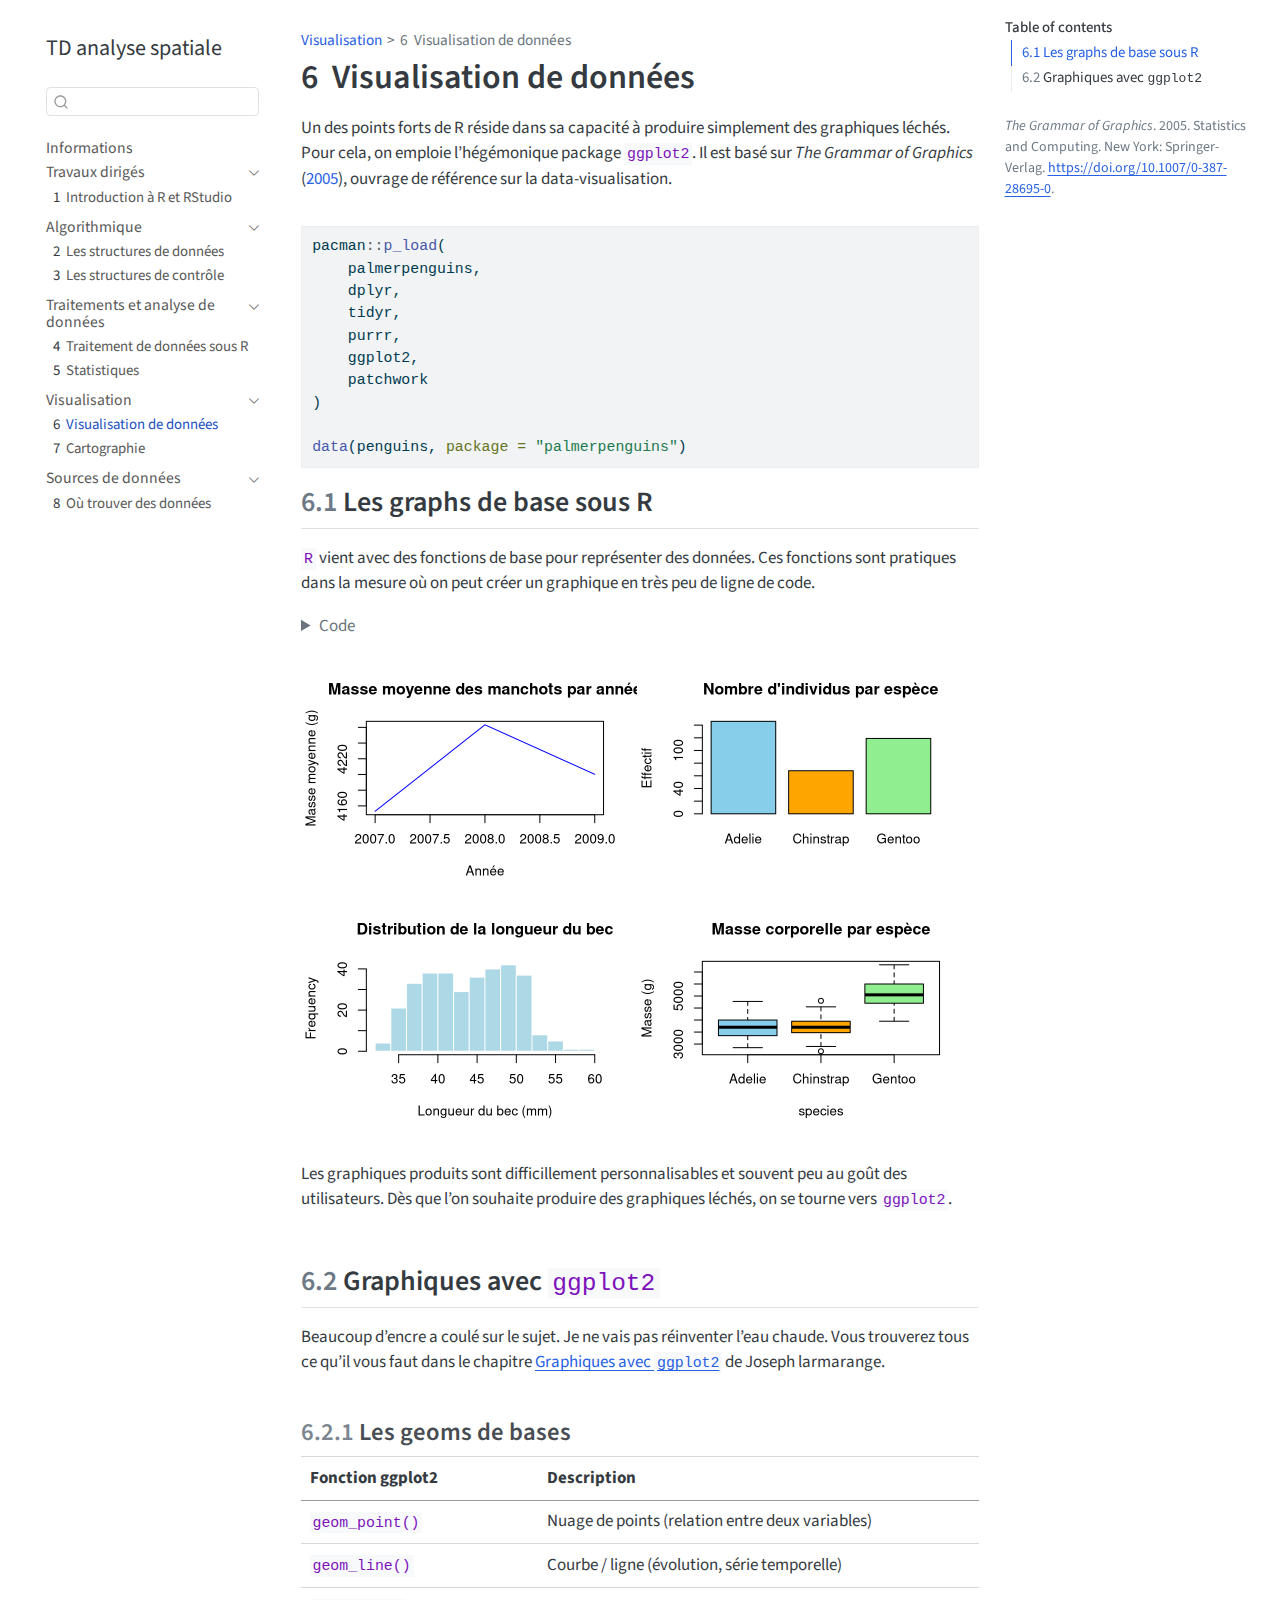
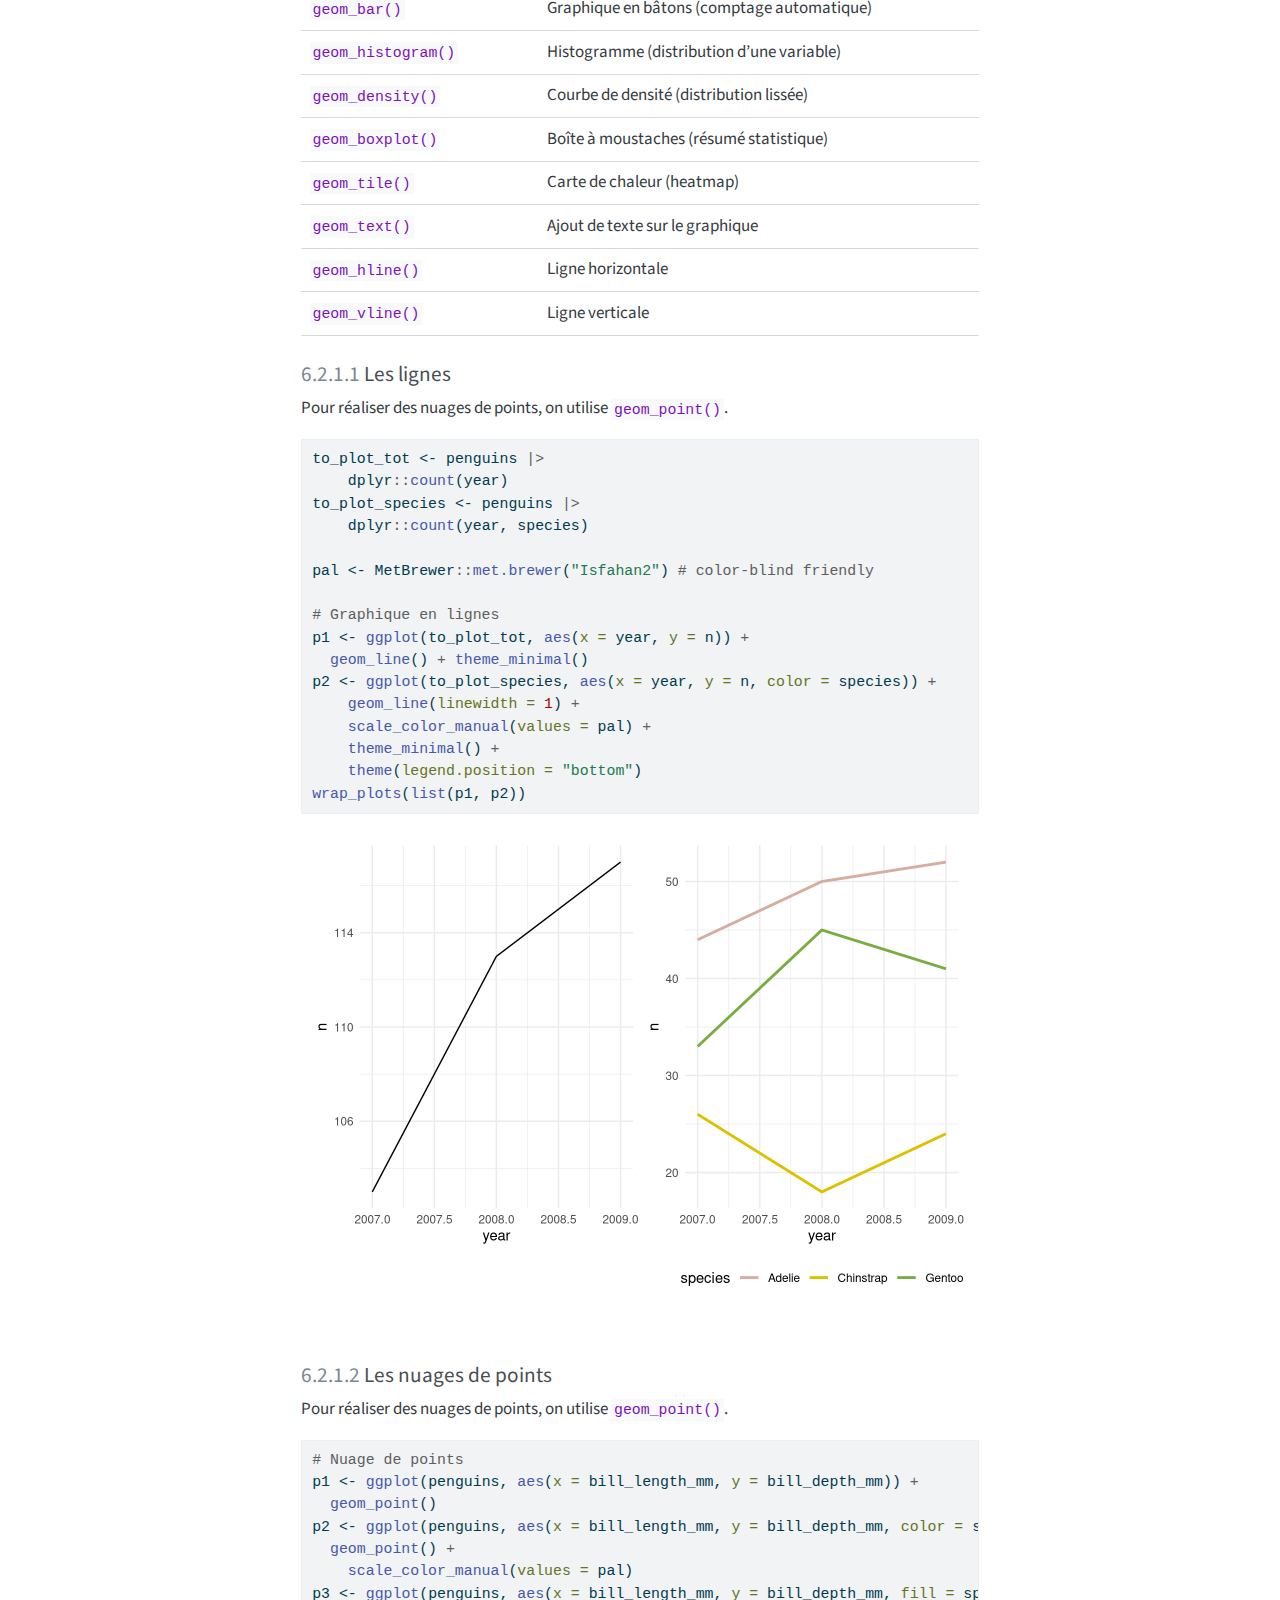
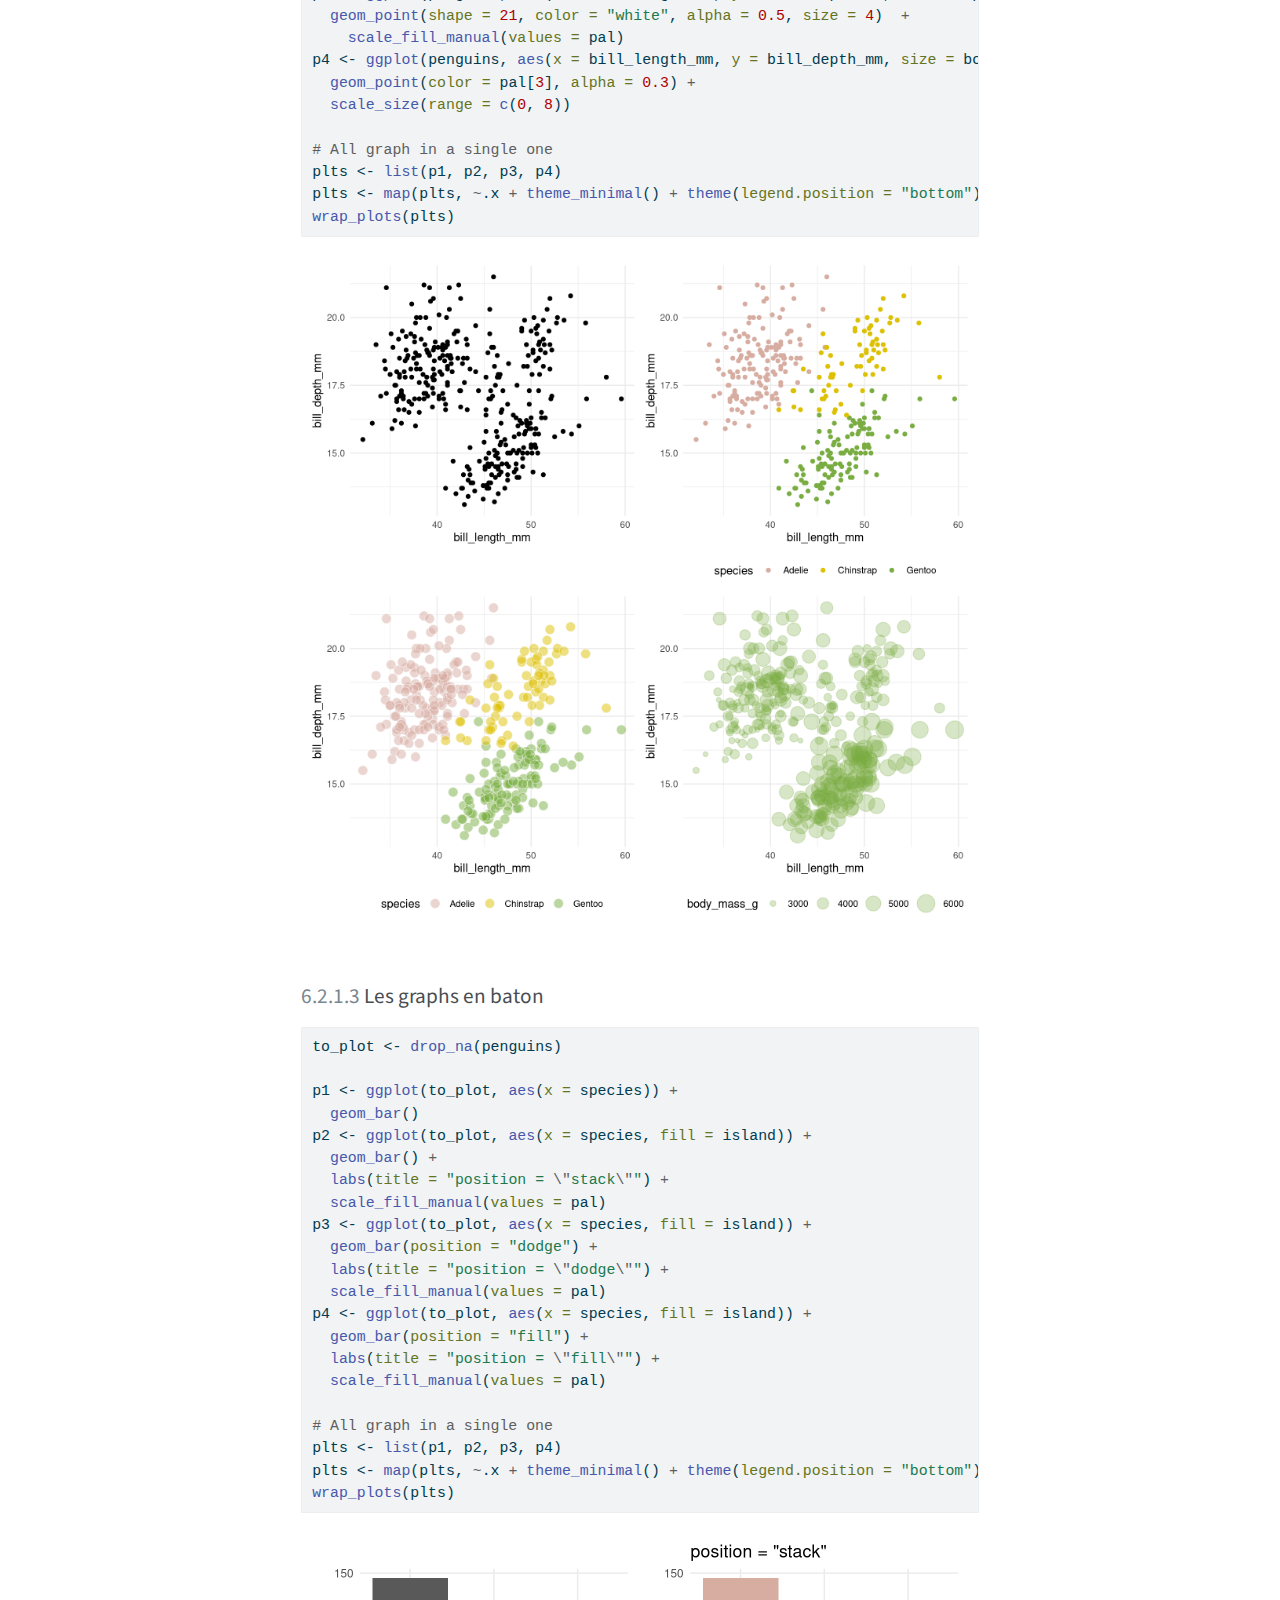
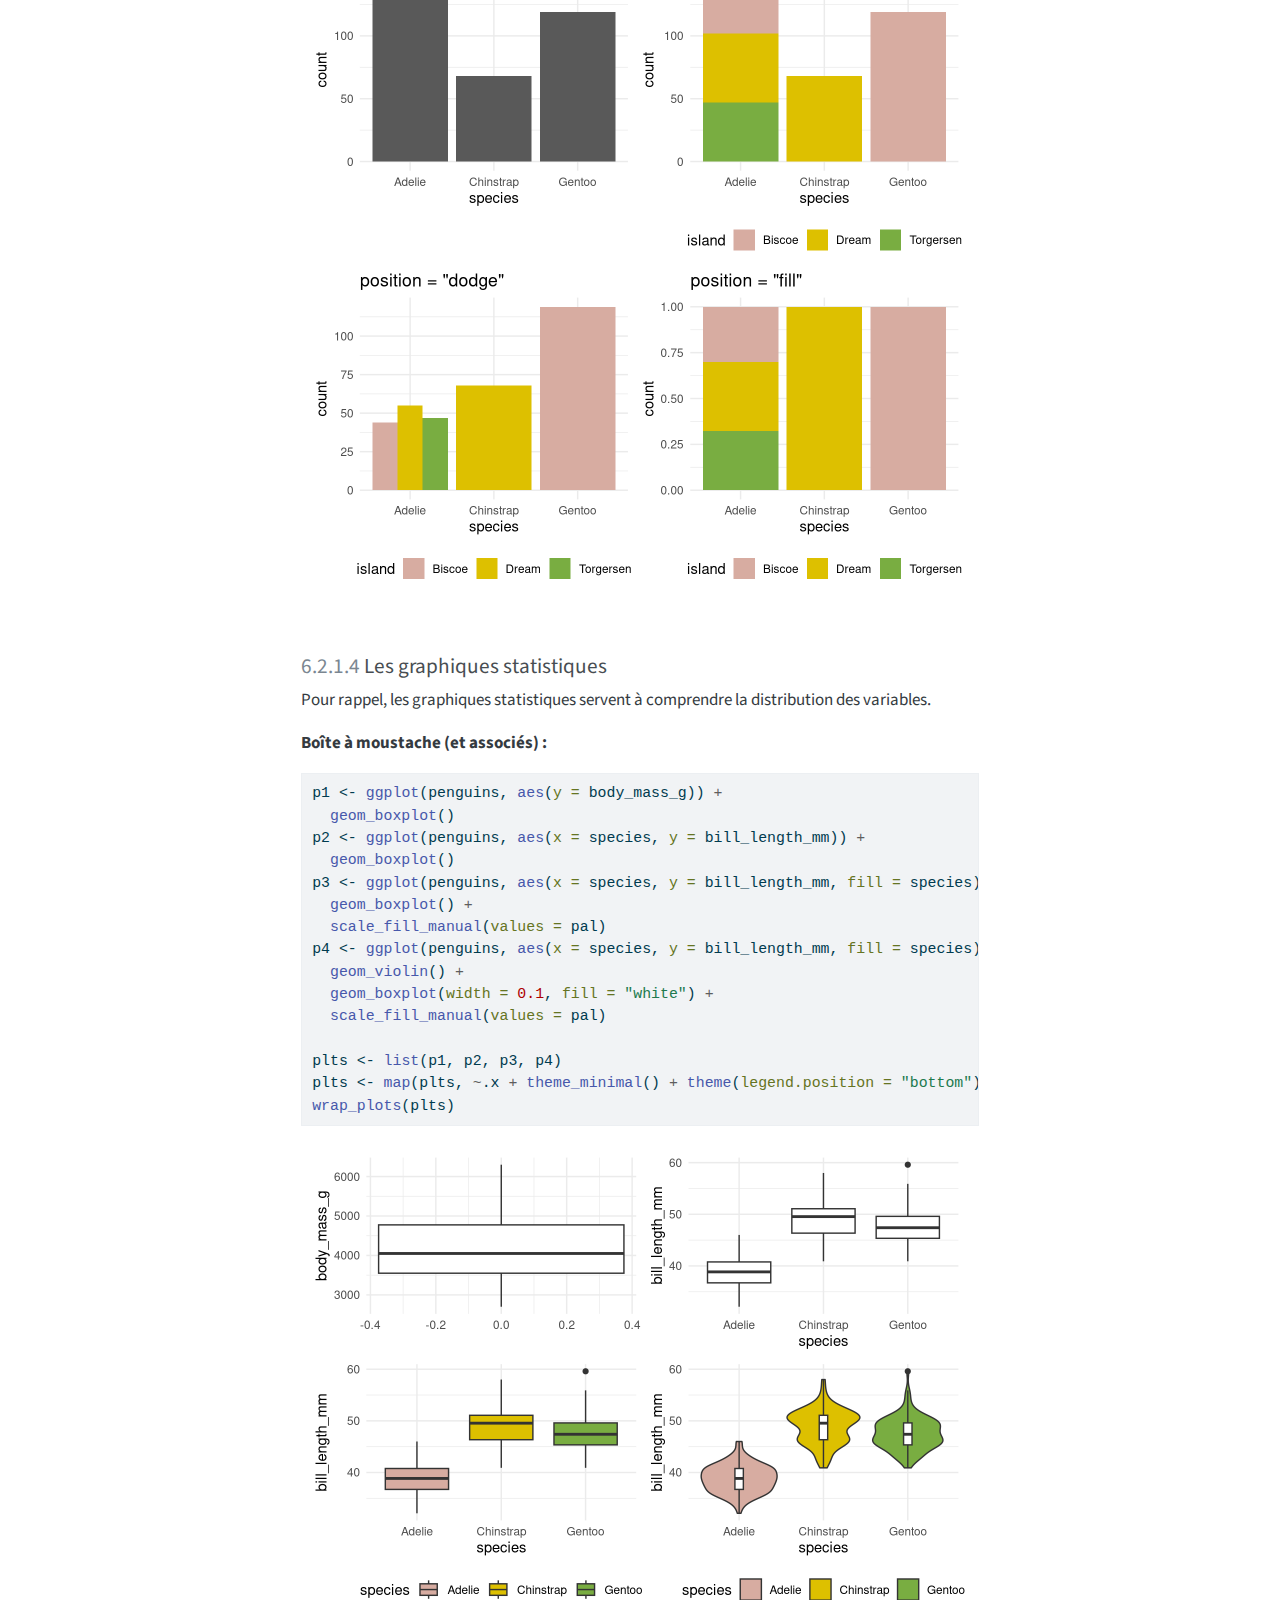
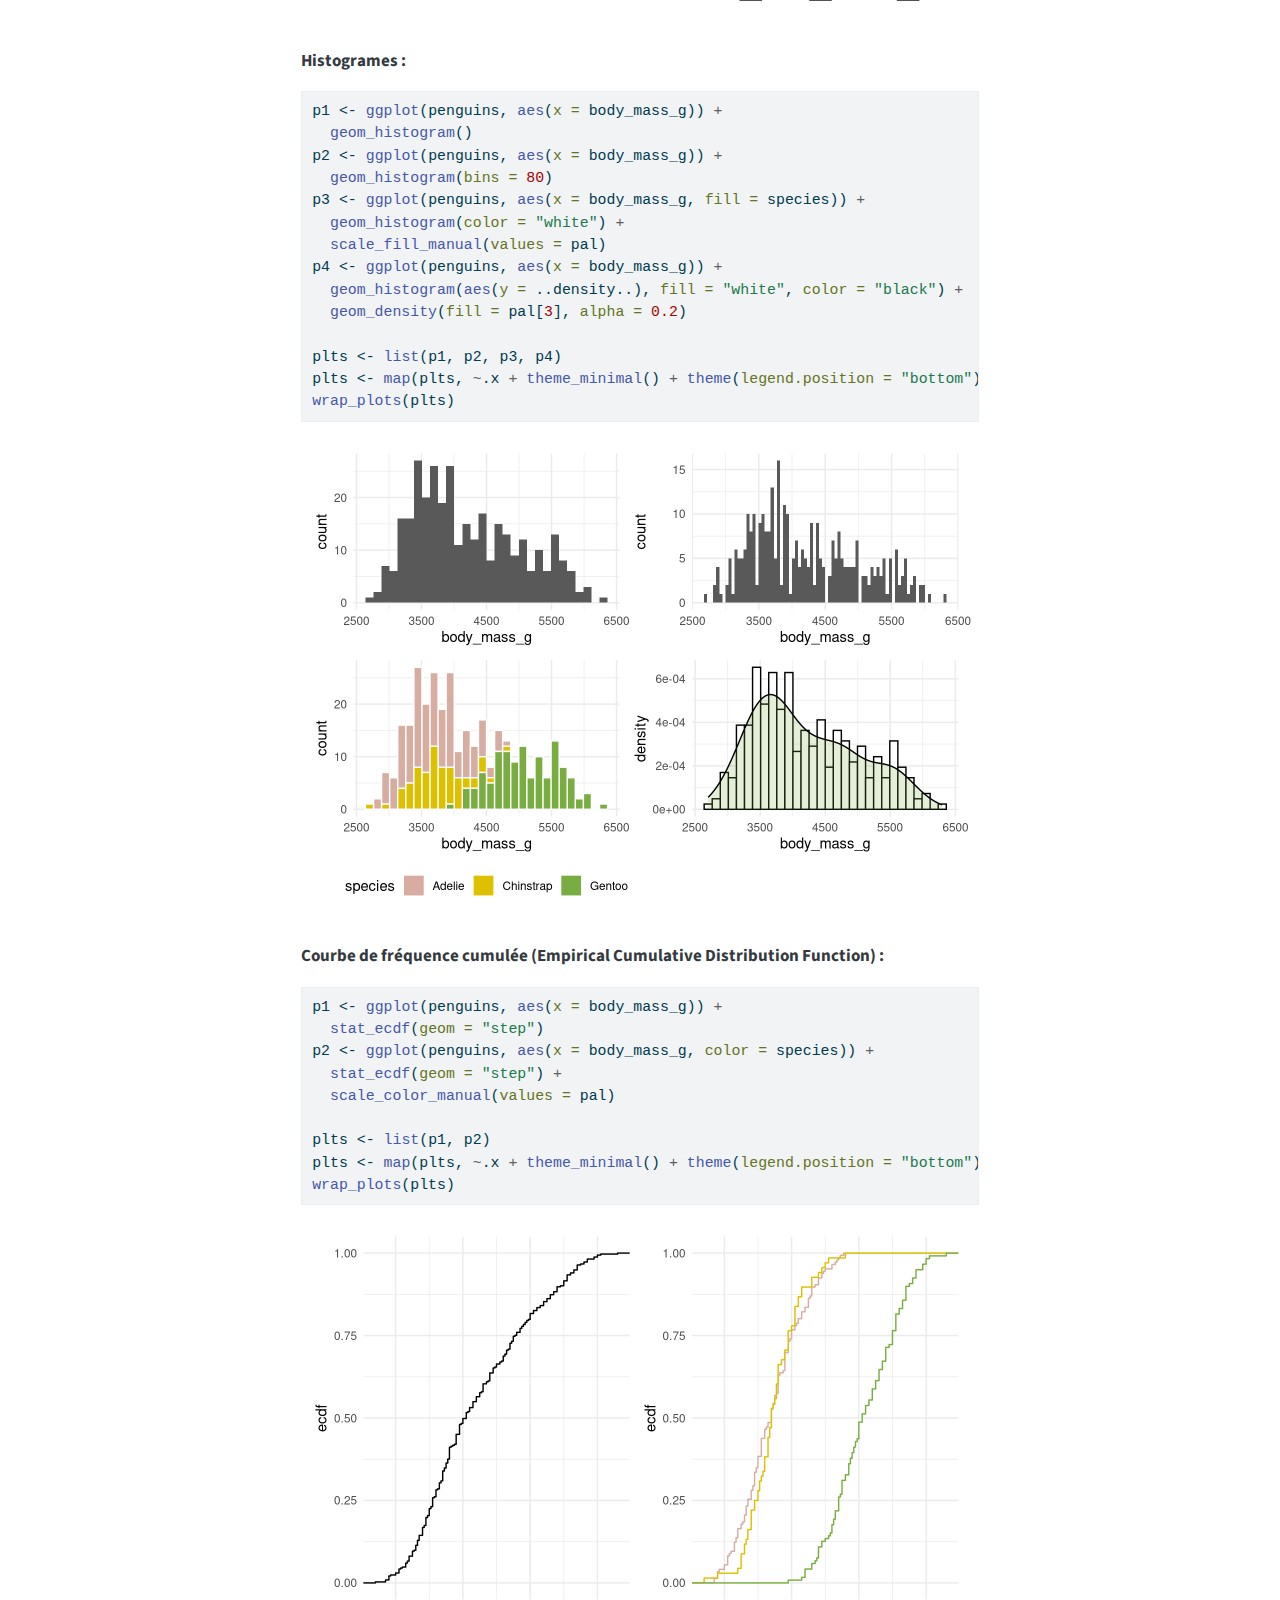
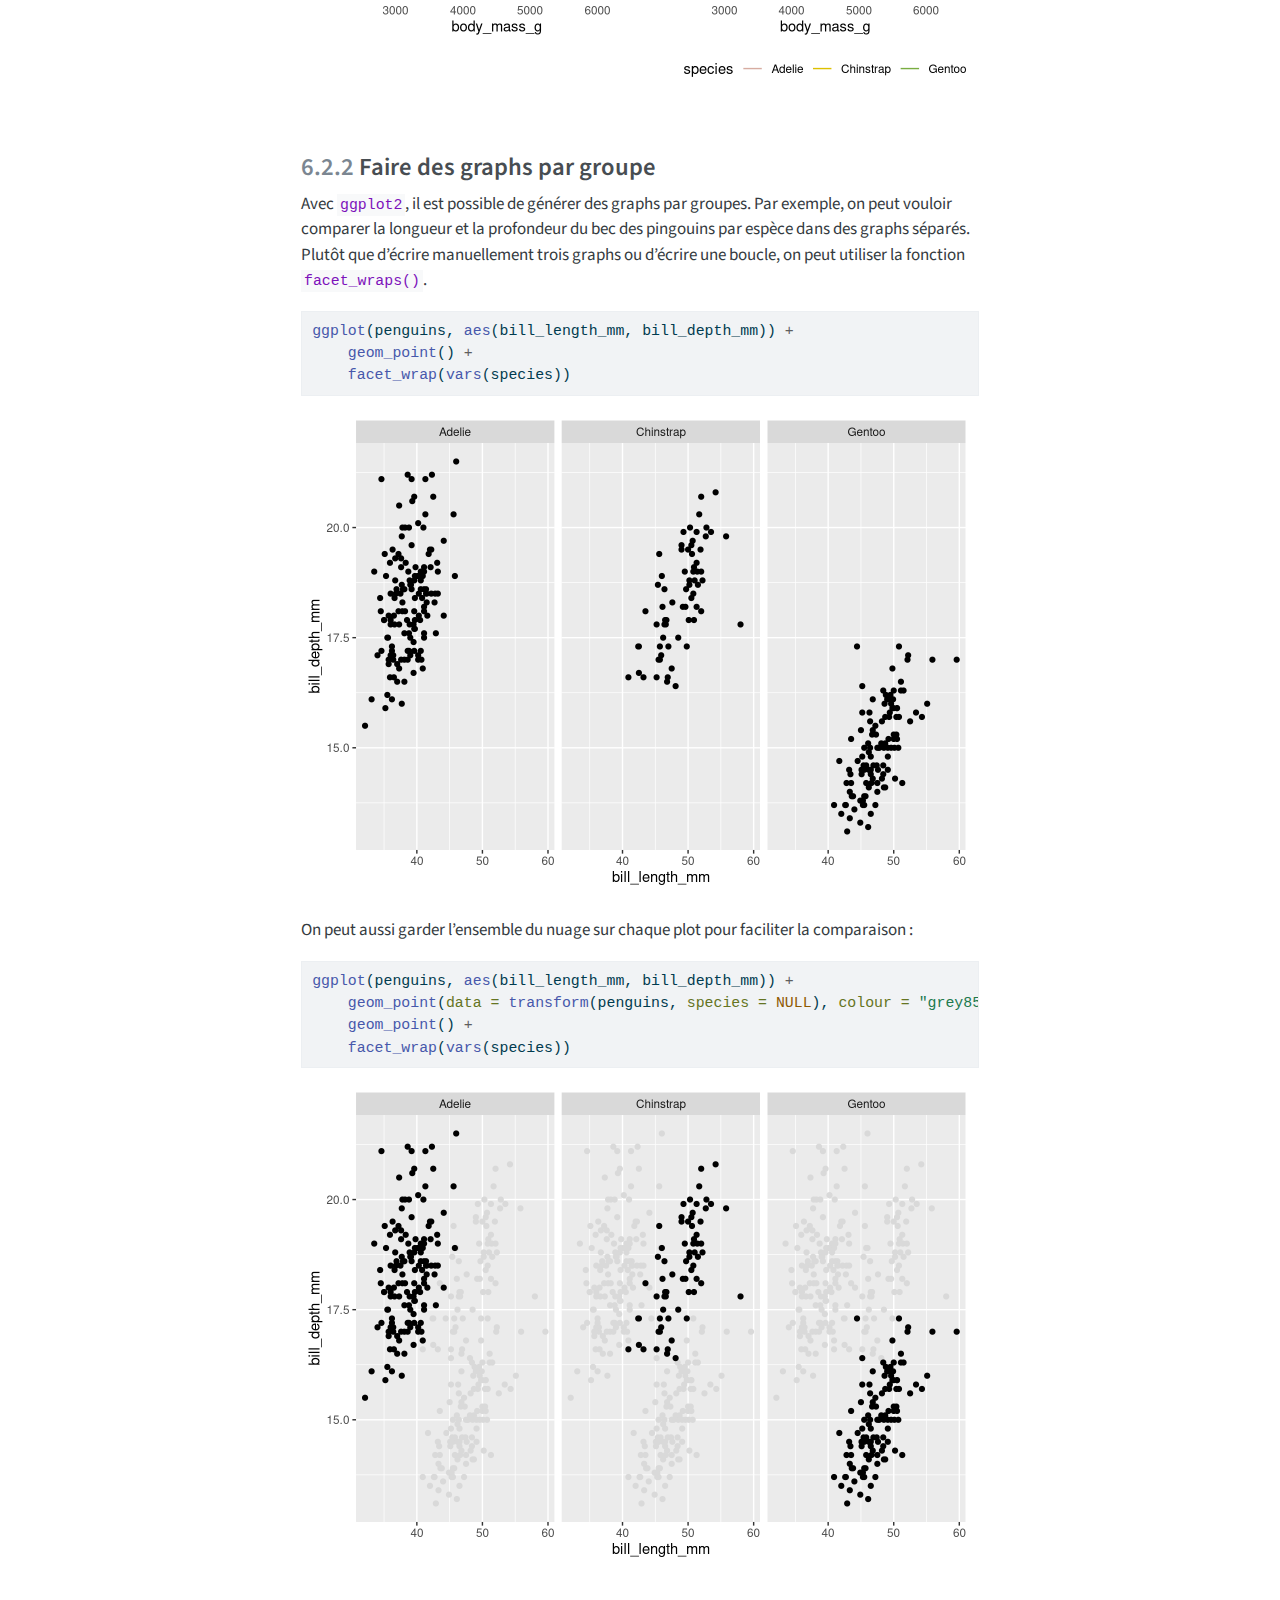
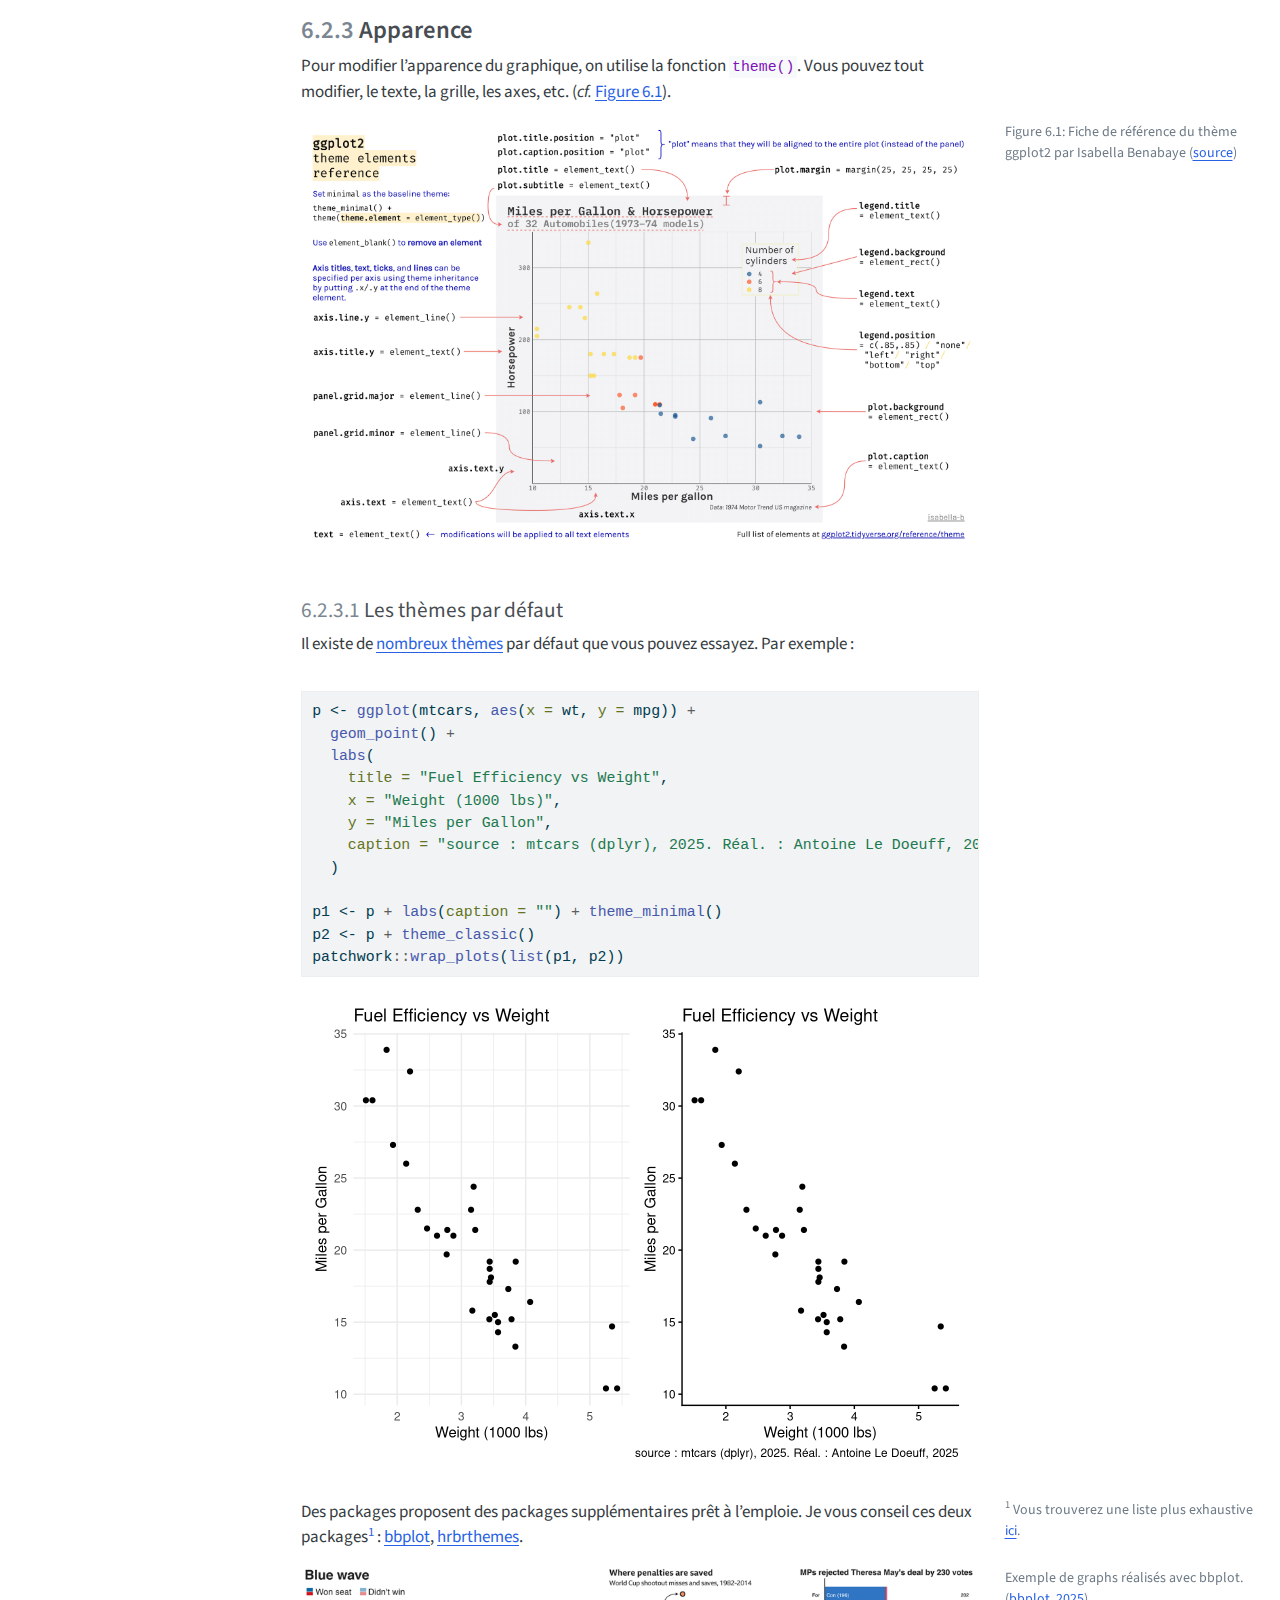
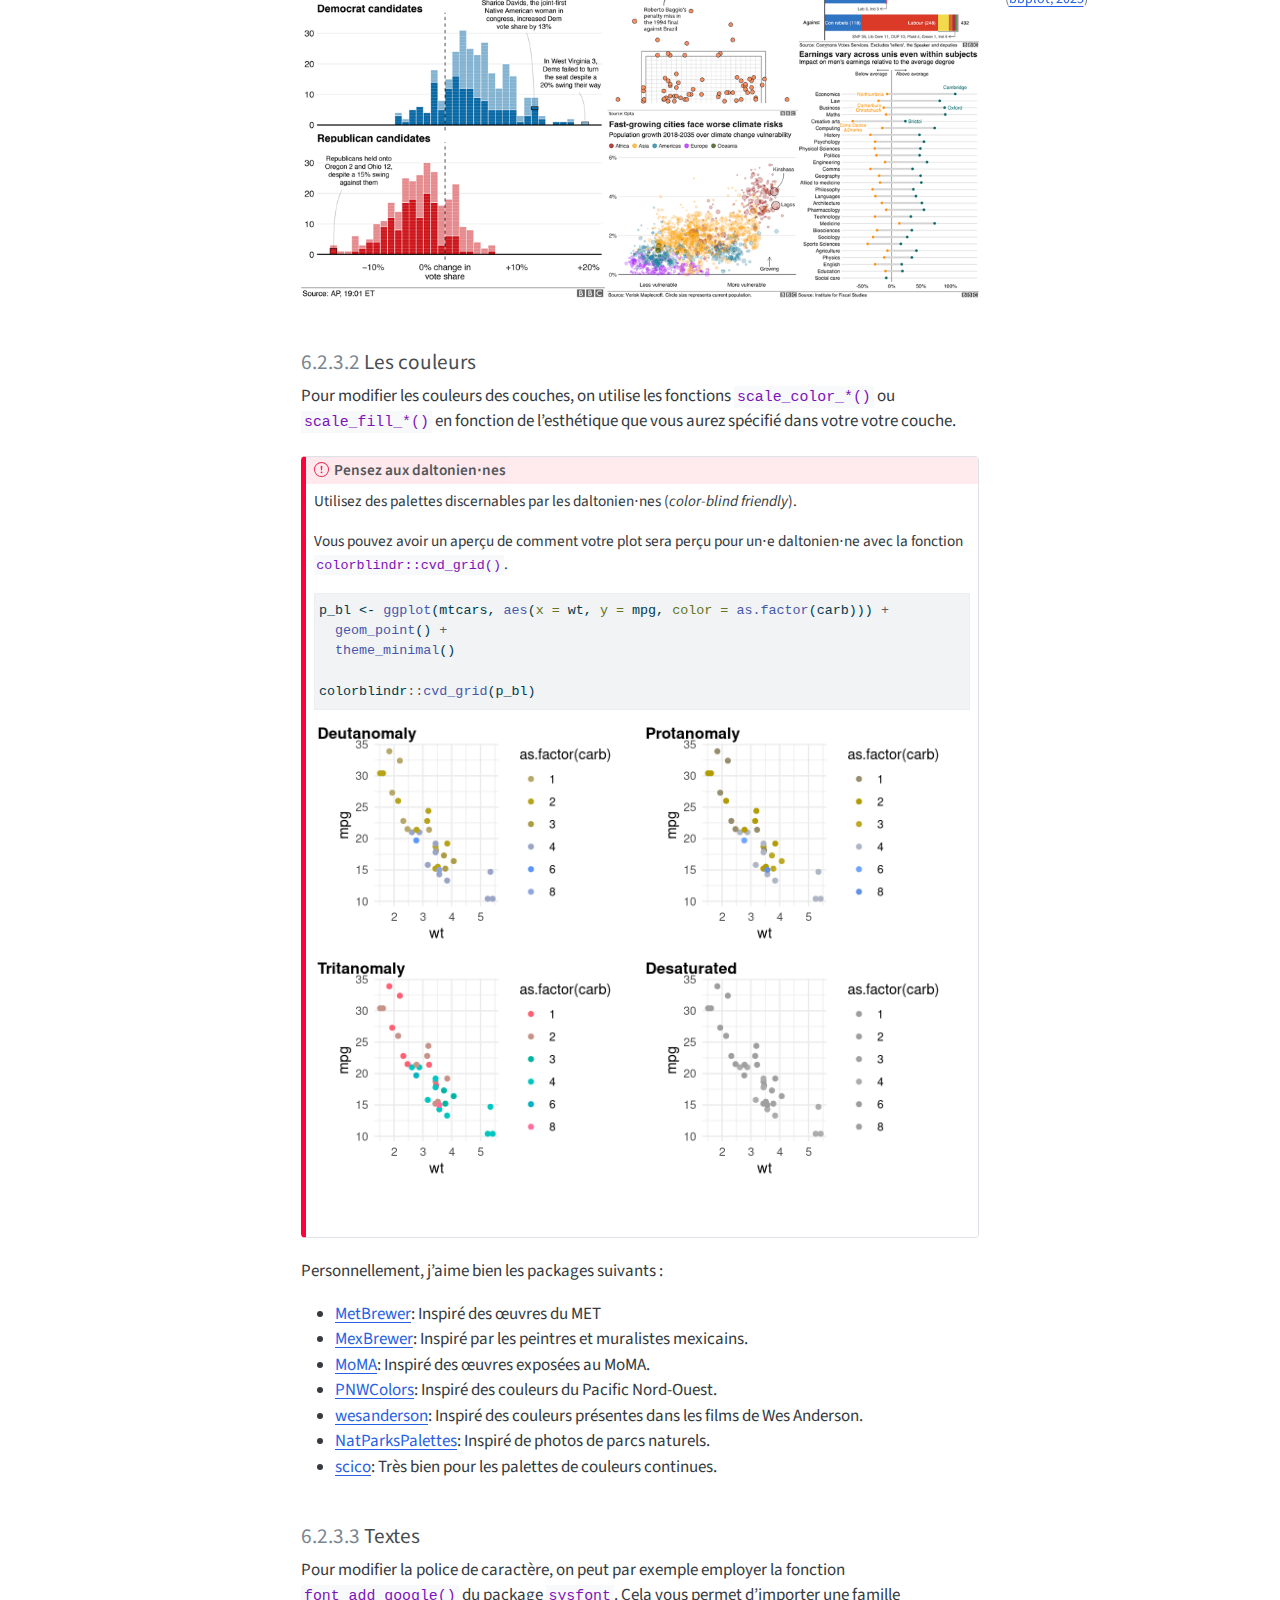
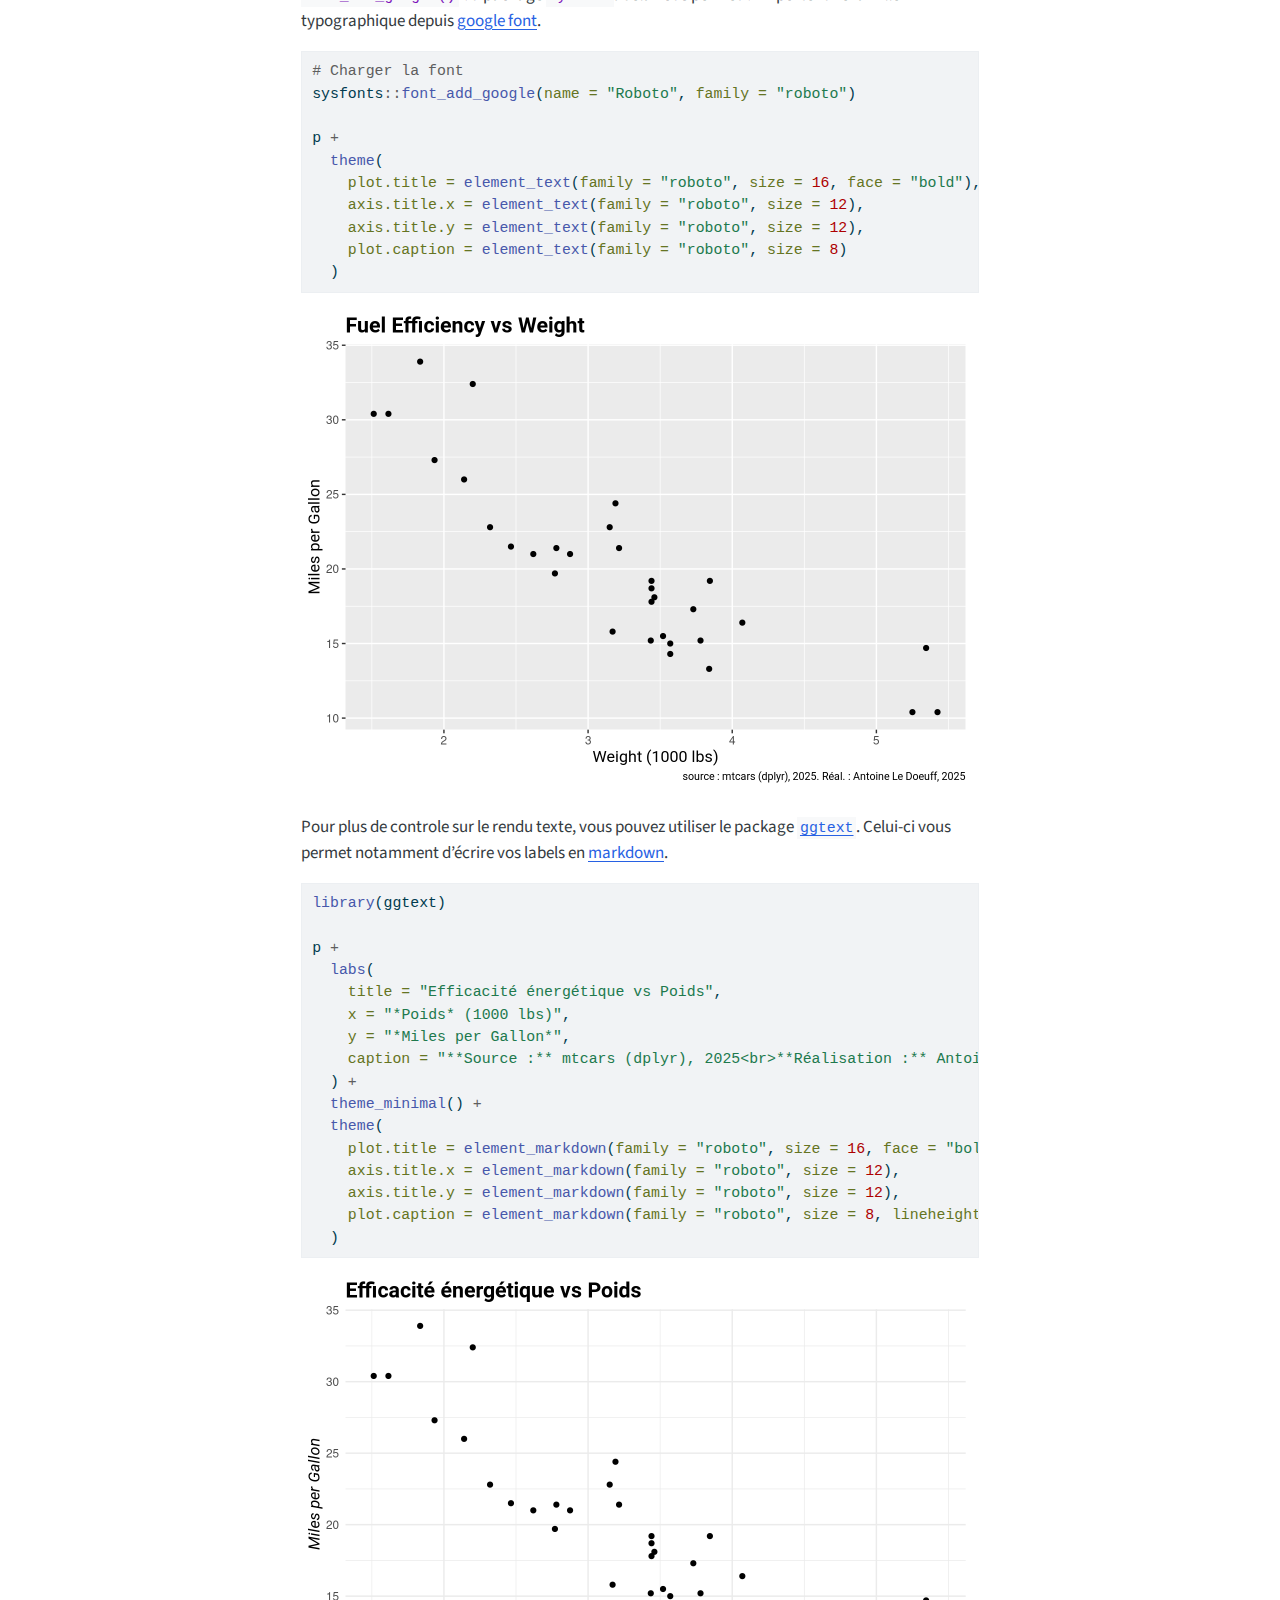
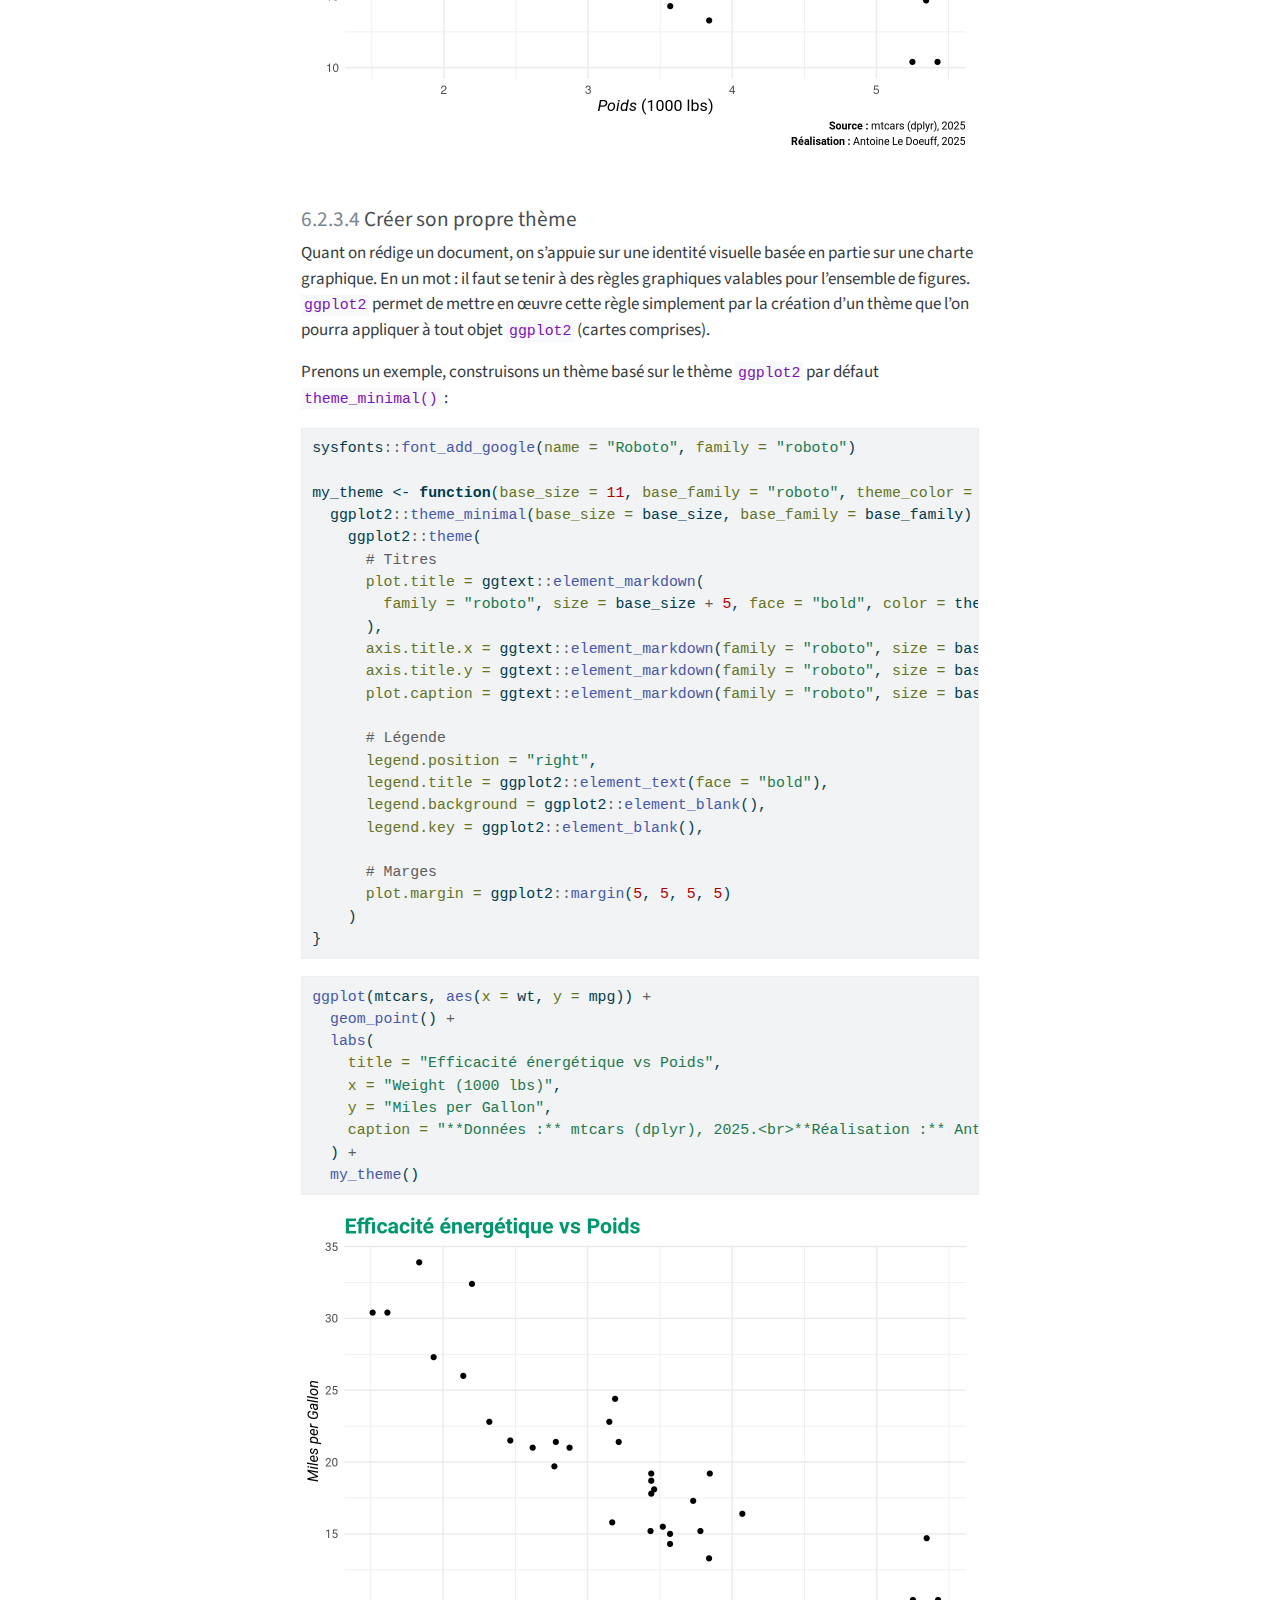
<file: _book/ressources/viz/graph.html>
<!DOCTYPE html>
<html xmlns="http://www.w3.org/1999/xhtml" lang="en" xml:lang="en"><head>

<meta charset="utf-8">
<meta name="generator" content="quarto-1.7.31">

<meta name="viewport" content="width=device-width, initial-scale=1.0, user-scalable=yes">


<title>6&nbsp; Visualisation de données – TD analyse spatiale</title>
<style>
code{white-space: pre-wrap;}
span.smallcaps{font-variant: small-caps;}
div.columns{display: flex; gap: min(4vw, 1.5em);}
div.column{flex: auto; overflow-x: auto;}
div.hanging-indent{margin-left: 1.5em; text-indent: -1.5em;}
ul.task-list{list-style: none;}
ul.task-list li input[type="checkbox"] {
  width: 0.8em;
  margin: 0 0.8em 0.2em -1em; /* quarto-specific, see https://github.com/quarto-dev/quarto-cli/issues/4556 */ 
  vertical-align: middle;
}
/* CSS for syntax highlighting */
html { -webkit-text-size-adjust: 100%; }
pre > code.sourceCode { white-space: pre; position: relative; }
pre > code.sourceCode > span { display: inline-block; line-height: 1.25; }
pre > code.sourceCode > span:empty { height: 1.2em; }
.sourceCode { overflow: visible; }
code.sourceCode > span { color: inherit; text-decoration: inherit; }
div.sourceCode { margin: 1em 0; }
pre.sourceCode { margin: 0; }
@media screen {
div.sourceCode { overflow: auto; }
}
@media print {
pre > code.sourceCode { white-space: pre-wrap; }
pre > code.sourceCode > span { text-indent: -5em; padding-left: 5em; }
}
pre.numberSource code
  { counter-reset: source-line 0; }
pre.numberSource code > span
  { position: relative; left: -4em; counter-increment: source-line; }
pre.numberSource code > span > a:first-child::before
  { content: counter(source-line);
    position: relative; left: -1em; text-align: right; vertical-align: baseline;
    border: none; display: inline-block;
    -webkit-touch-callout: none; -webkit-user-select: none;
    -khtml-user-select: none; -moz-user-select: none;
    -ms-user-select: none; user-select: none;
    padding: 0 4px; width: 4em;
  }
pre.numberSource { margin-left: 3em;  padding-left: 4px; }
div.sourceCode
  {   }
@media screen {
pre > code.sourceCode > span > a:first-child::before { text-decoration: underline; }
}
/* CSS for citations */
div.csl-bib-body { }
div.csl-entry {
  clear: both;
  margin-bottom: 0em;
}
.hanging-indent div.csl-entry {
  margin-left:2em;
  text-indent:-2em;
}
div.csl-left-margin {
  min-width:2em;
  float:left;
}
div.csl-right-inline {
  margin-left:2em;
  padding-left:1em;
}
div.csl-indent {
  margin-left: 2em;
}</style>


<script src="../../site_libs/quarto-nav/quarto-nav.js"></script>
<script src="../../site_libs/quarto-nav/headroom.min.js"></script>
<script src="../../site_libs/clipboard/clipboard.min.js"></script>
<script src="../../site_libs/quarto-search/autocomplete.umd.js"></script>
<script src="../../site_libs/quarto-search/fuse.min.js"></script>
<script src="../../site_libs/quarto-search/quarto-search.js"></script>
<meta name="quarto:offset" content="../../">
<link href="../../ressources/viz/map.html" rel="next">
<link href="../../ressources/stats/stats.html" rel="prev">
<script src="../../site_libs/quarto-html/quarto.js" type="module"></script>
<script src="../../site_libs/quarto-html/tabsets/tabsets.js" type="module"></script>
<script src="../../site_libs/quarto-html/popper.min.js"></script>
<script src="../../site_libs/quarto-html/tippy.umd.min.js"></script>
<script src="../../site_libs/quarto-html/anchor.min.js"></script>
<link href="../../site_libs/quarto-html/tippy.css" rel="stylesheet">
<link href="../../site_libs/quarto-html/quarto-syntax-highlighting-e1a5c8363afafaef2c763b6775fbf3ca.css" rel="stylesheet" id="quarto-text-highlighting-styles">
<script src="../../site_libs/bootstrap/bootstrap.min.js"></script>
<link href="../../site_libs/bootstrap/bootstrap-icons.css" rel="stylesheet">
<link href="../../site_libs/bootstrap/bootstrap-c0f8282d1904867bd677e0497fc46e93.min.css" rel="stylesheet" append-hash="true" id="quarto-bootstrap" data-mode="light">
<script id="quarto-search-options" type="application/json">{
  "location": "sidebar",
  "copy-button": false,
  "collapse-after": 3,
  "panel-placement": "start",
  "type": "textbox",
  "limit": 50,
  "keyboard-shortcut": [
    "f",
    "/",
    "s"
  ],
  "show-item-context": false,
  "language": {
    "search-no-results-text": "No results",
    "search-matching-documents-text": "matching documents",
    "search-copy-link-title": "Copy link to search",
    "search-hide-matches-text": "Hide additional matches",
    "search-more-match-text": "more match in this document",
    "search-more-matches-text": "more matches in this document",
    "search-clear-button-title": "Clear",
    "search-text-placeholder": "",
    "search-detached-cancel-button-title": "Cancel",
    "search-submit-button-title": "Submit",
    "search-label": "Search"
  }
}</script>


</head>

<body class="nav-sidebar floating slimcontent quarto-light">

<div id="quarto-search-results"></div>
  <header id="quarto-header" class="headroom fixed-top">
  <nav class="quarto-secondary-nav">
    <div class="container-fluid d-flex">
      <button type="button" class="quarto-btn-toggle btn" data-bs-toggle="collapse" role="button" data-bs-target=".quarto-sidebar-collapse-item" aria-controls="quarto-sidebar" aria-expanded="false" aria-label="Toggle sidebar navigation" onclick="if (window.quartoToggleHeadroom) { window.quartoToggleHeadroom(); }">
        <i class="bi bi-layout-text-sidebar-reverse"></i>
      </button>
        <nav class="quarto-page-breadcrumbs" aria-label="breadcrumb"><ol class="breadcrumb"><li class="breadcrumb-item"><a href="../../ressources/viz/graph.html">Visualisation</a></li><li class="breadcrumb-item"><a href="../../ressources/viz/graph.html"><span class="chapter-number">6</span>&nbsp; <span class="chapter-title">Visualisation de données</span></a></li></ol></nav>
        <a class="flex-grow-1" role="navigation" data-bs-toggle="collapse" data-bs-target=".quarto-sidebar-collapse-item" aria-controls="quarto-sidebar" aria-expanded="false" aria-label="Toggle sidebar navigation" onclick="if (window.quartoToggleHeadroom) { window.quartoToggleHeadroom(); }">      
        </a>
      <button type="button" class="btn quarto-search-button" aria-label="Search" onclick="window.quartoOpenSearch();">
        <i class="bi bi-search"></i>
      </button>
    </div>
  </nav>
</header>
<!-- content -->
<div id="quarto-content" class="quarto-container page-columns page-rows-contents page-layout-article">
<!-- sidebar -->
  <nav id="quarto-sidebar" class="sidebar collapse collapse-horizontal quarto-sidebar-collapse-item sidebar-navigation floating overflow-auto">
    <div class="pt-lg-2 mt-2 text-left sidebar-header">
    <div class="sidebar-title mb-0 py-0">
      <a href="../../">TD analyse spatiale</a> 
    </div>
      </div>
        <div class="mt-2 flex-shrink-0 align-items-center">
        <div class="sidebar-search">
        <div id="quarto-search" class="" title="Search"></div>
        </div>
        </div>
    <div class="sidebar-menu-container"> 
    <ul class="list-unstyled mt-1">
        <li class="sidebar-item">
  <div class="sidebar-item-container"> 
  <a href="../../index.html" class="sidebar-item-text sidebar-link">
 <span class="menu-text">Informations</span></a>
  </div>
</li>
        <li class="sidebar-item sidebar-item-section">
      <div class="sidebar-item-container"> 
            <a class="sidebar-item-text sidebar-link text-start" data-bs-toggle="collapse" data-bs-target="#quarto-sidebar-section-1" role="navigation" aria-expanded="true">
 <span class="menu-text">Travaux dirigés</span></a>
          <a class="sidebar-item-toggle text-start" data-bs-toggle="collapse" data-bs-target="#quarto-sidebar-section-1" role="navigation" aria-expanded="true" aria-label="Toggle section">
            <i class="bi bi-chevron-right ms-2"></i>
          </a> 
      </div>
      <ul id="quarto-sidebar-section-1" class="collapse list-unstyled sidebar-section depth1 show">  
          <li class="sidebar-item">
  <div class="sidebar-item-container"> 
  <a href="../../00_intro_r/intro_r.html" class="sidebar-item-text sidebar-link">
 <span class="menu-text"><span class="chapter-number">1</span>&nbsp; <span class="chapter-title">Introduction à R et RStudio</span></span></a>
  </div>
</li>
      </ul>
  </li>
        <li class="sidebar-item sidebar-item-section">
      <div class="sidebar-item-container"> 
            <a class="sidebar-item-text sidebar-link text-start" data-bs-toggle="collapse" data-bs-target="#quarto-sidebar-section-2" role="navigation" aria-expanded="true">
 <span class="menu-text">Algorithmique</span></a>
          <a class="sidebar-item-toggle text-start" data-bs-toggle="collapse" data-bs-target="#quarto-sidebar-section-2" role="navigation" aria-expanded="true" aria-label="Toggle section">
            <i class="bi bi-chevron-right ms-2"></i>
          </a> 
      </div>
      <ul id="quarto-sidebar-section-2" class="collapse list-unstyled sidebar-section depth1 show">  
          <li class="sidebar-item">
  <div class="sidebar-item-container"> 
  <a href="../../ressources/algorithmique/structure_donnees.html" class="sidebar-item-text sidebar-link">
 <span class="menu-text"><span class="chapter-number">2</span>&nbsp; <span class="chapter-title">Les structures de données</span></span></a>
  </div>
</li>
          <li class="sidebar-item">
  <div class="sidebar-item-container"> 
  <a href="../../ressources/algorithmique/structure_controle.html" class="sidebar-item-text sidebar-link">
 <span class="menu-text"><span class="chapter-number">3</span>&nbsp; <span class="chapter-title">Les structures de contrôle</span></span></a>
  </div>
</li>
      </ul>
  </li>
        <li class="sidebar-item sidebar-item-section">
      <div class="sidebar-item-container"> 
            <a class="sidebar-item-text sidebar-link text-start" data-bs-toggle="collapse" data-bs-target="#quarto-sidebar-section-3" role="navigation" aria-expanded="true">
 <span class="menu-text">Traitements et analyse de données</span></a>
          <a class="sidebar-item-toggle text-start" data-bs-toggle="collapse" data-bs-target="#quarto-sidebar-section-3" role="navigation" aria-expanded="true" aria-label="Toggle section">
            <i class="bi bi-chevron-right ms-2"></i>
          </a> 
      </div>
      <ul id="quarto-sidebar-section-3" class="collapse list-unstyled sidebar-section depth1 show">  
          <li class="sidebar-item">
  <div class="sidebar-item-container"> 
  <a href="../../ressources/data_process/data_basic.html" class="sidebar-item-text sidebar-link">
 <span class="menu-text"><span class="chapter-number">4</span>&nbsp; <span class="chapter-title">Traitement de données sous R</span></span></a>
  </div>
</li>
          <li class="sidebar-item">
  <div class="sidebar-item-container"> 
  <a href="../../ressources/stats/stats.html" class="sidebar-item-text sidebar-link">
 <span class="menu-text"><span class="chapter-number">5</span>&nbsp; <span class="chapter-title">Statistiques</span></span></a>
  </div>
</li>
      </ul>
  </li>
        <li class="sidebar-item sidebar-item-section">
      <div class="sidebar-item-container"> 
            <a class="sidebar-item-text sidebar-link text-start" data-bs-toggle="collapse" data-bs-target="#quarto-sidebar-section-4" role="navigation" aria-expanded="true">
 <span class="menu-text">Visualisation</span></a>
          <a class="sidebar-item-toggle text-start" data-bs-toggle="collapse" data-bs-target="#quarto-sidebar-section-4" role="navigation" aria-expanded="true" aria-label="Toggle section">
            <i class="bi bi-chevron-right ms-2"></i>
          </a> 
      </div>
      <ul id="quarto-sidebar-section-4" class="collapse list-unstyled sidebar-section depth1 show">  
          <li class="sidebar-item">
  <div class="sidebar-item-container"> 
  <a href="../../ressources/viz/graph.html" class="sidebar-item-text sidebar-link active">
 <span class="menu-text"><span class="chapter-number">6</span>&nbsp; <span class="chapter-title">Visualisation de données</span></span></a>
  </div>
</li>
          <li class="sidebar-item">
  <div class="sidebar-item-container"> 
  <a href="../../ressources/viz/map.html" class="sidebar-item-text sidebar-link">
 <span class="menu-text"><span class="chapter-number">7</span>&nbsp; <span class="chapter-title">Cartographie</span></span></a>
  </div>
</li>
      </ul>
  </li>
        <li class="sidebar-item sidebar-item-section">
      <div class="sidebar-item-container"> 
            <a class="sidebar-item-text sidebar-link text-start" data-bs-toggle="collapse" data-bs-target="#quarto-sidebar-section-5" role="navigation" aria-expanded="true">
 <span class="menu-text">Sources de données</span></a>
          <a class="sidebar-item-toggle text-start" data-bs-toggle="collapse" data-bs-target="#quarto-sidebar-section-5" role="navigation" aria-expanded="true" aria-label="Toggle section">
            <i class="bi bi-chevron-right ms-2"></i>
          </a> 
      </div>
      <ul id="quarto-sidebar-section-5" class="collapse list-unstyled sidebar-section depth1 show">  
          <li class="sidebar-item">
  <div class="sidebar-item-container"> 
  <a href="../../ressources/where_data/where_data.html" class="sidebar-item-text sidebar-link">
 <span class="menu-text"><span class="chapter-number">8</span>&nbsp; <span class="chapter-title">Où trouver des données</span></span></a>
  </div>
</li>
      </ul>
  </li>
    </ul>
    </div>
</nav>
<div id="quarto-sidebar-glass" class="quarto-sidebar-collapse-item" data-bs-toggle="collapse" data-bs-target=".quarto-sidebar-collapse-item"></div>
<!-- margin-sidebar -->
    <div id="quarto-margin-sidebar" class="sidebar margin-sidebar">
        <nav id="TOC" role="doc-toc" class="toc-active">
    <h2 id="toc-title">Table of contents</h2>
   
  <ul>
  <li><a href="#les-graphs-de-base-sous-r" id="toc-les-graphs-de-base-sous-r" class="nav-link active" data-scroll-target="#les-graphs-de-base-sous-r"><span class="header-section-number">6.1</span> Les graphs de base sous R</a></li>
  <li><a href="#sec-ggplot" id="toc-sec-ggplot" class="nav-link" data-scroll-target="#sec-ggplot"><span class="header-section-number">6.2</span> Graphiques avec <code>ggplot2</code></a>
  <ul>
  <li><a href="#les-geoms-de-bases" id="toc-les-geoms-de-bases" class="nav-link" data-scroll-target="#les-geoms-de-bases"><span class="header-section-number">6.2.1</span> Les geoms de bases</a>
  <ul class="collapse">
  <li><a href="#les-lignes" id="toc-les-lignes" class="nav-link" data-scroll-target="#les-lignes"><span class="header-section-number">6.2.1.1</span> Les lignes</a></li>
  <li><a href="#les-nuages-de-points" id="toc-les-nuages-de-points" class="nav-link" data-scroll-target="#les-nuages-de-points"><span class="header-section-number">6.2.1.2</span> Les nuages de points</a></li>
  <li><a href="#les-graphs-en-baton" id="toc-les-graphs-en-baton" class="nav-link" data-scroll-target="#les-graphs-en-baton"><span class="header-section-number">6.2.1.3</span> Les graphs en baton</a></li>
  <li><a href="#les-graphiques-statistiques" id="toc-les-graphiques-statistiques" class="nav-link" data-scroll-target="#les-graphiques-statistiques"><span class="header-section-number">6.2.1.4</span> Les graphiques statistiques</a></li>
  </ul></li>
  <li><a href="#faire-des-graphs-par-groupe" id="toc-faire-des-graphs-par-groupe" class="nav-link" data-scroll-target="#faire-des-graphs-par-groupe"><span class="header-section-number">6.2.2</span> Faire des graphs par groupe</a></li>
  <li><a href="#apparence" id="toc-apparence" class="nav-link" data-scroll-target="#apparence"><span class="header-section-number">6.2.3</span> Apparence</a>
  <ul class="collapse">
  <li><a href="#les-thèmes-par-défaut" id="toc-les-thèmes-par-défaut" class="nav-link" data-scroll-target="#les-thèmes-par-défaut"><span class="header-section-number">6.2.3.1</span> Les thèmes par défaut</a></li>
  <li><a href="#les-couleurs" id="toc-les-couleurs" class="nav-link" data-scroll-target="#les-couleurs"><span class="header-section-number">6.2.3.2</span> Les couleurs</a></li>
  <li><a href="#textes" id="toc-textes" class="nav-link" data-scroll-target="#textes"><span class="header-section-number">6.2.3.3</span> Textes</a></li>
  <li><a href="#créer-son-propre-thème" id="toc-créer-son-propre-thème" class="nav-link" data-scroll-target="#créer-son-propre-thème"><span class="header-section-number">6.2.3.4</span> Créer son propre thème</a></li>
  </ul></li>
  <li><a href="#combiner-des-graphs" id="toc-combiner-des-graphs" class="nav-link" data-scroll-target="#combiner-des-graphs"><span class="header-section-number">6.2.4</span> Combiner des graphs</a></li>
  </ul></li>
  </ul>
</nav>
    </div>
<!-- main -->
<main class="content page-columns page-full" id="quarto-document-content">

<header id="title-block-header" class="quarto-title-block default"><nav class="quarto-page-breadcrumbs quarto-title-breadcrumbs d-none d-lg-block" aria-label="breadcrumb"><ol class="breadcrumb"><li class="breadcrumb-item"><a href="../../ressources/viz/graph.html">Visualisation</a></li><li class="breadcrumb-item"><a href="../../ressources/viz/graph.html"><span class="chapter-number">6</span>&nbsp; <span class="chapter-title">Visualisation de données</span></a></li></ol></nav>
<div class="quarto-title">
<h1 class="title"><span class="chapter-number">6</span>&nbsp; <span class="chapter-title">Visualisation de données</span></h1>
</div>



<div class="quarto-title-meta">

    
  
    
  </div>
  


</header>


<p>Un des points forts de R réside dans sa capacité à produire simplement des graphiques léchés. Pour cela, on emploie l’hégémonique package <code>ggplot2</code>. Il est basé sur <span class="citation" data-cites="GrammarGraphics2005"><em>The <span>Grammar</span> of <span>Graphics</span></em> (<a href="#ref-GrammarGraphics2005" role="doc-biblioref">2005</a>)</span>, ouvrage de référence sur la data-visualisation.</p>
<div class="no-row-height column-margin column-container"><div id="ref-GrammarGraphics2005" class="csl-entry" role="listitem">
<em>The <span>Grammar</span> of <span>Graphics</span></em>. 2005. Statistics and <span>Computing</span>. New York: Springer-Verlag. <a href="https://doi.org/10.1007/0-387-28695-0">https://doi.org/10.1007/0-387-28695-0</a>.
</div></div><div class="cell">
<div class="sourceCode cell-code" id="cb1"><pre class="sourceCode r code-with-copy"><code class="sourceCode r"><span id="cb1-1"><a href="#cb1-1" aria-hidden="true" tabindex="-1"></a>pacman<span class="sc">::</span><span class="fu">p_load</span>(</span>
<span id="cb1-2"><a href="#cb1-2" aria-hidden="true" tabindex="-1"></a>    palmerpenguins,</span>
<span id="cb1-3"><a href="#cb1-3" aria-hidden="true" tabindex="-1"></a>    dplyr,</span>
<span id="cb1-4"><a href="#cb1-4" aria-hidden="true" tabindex="-1"></a>    tidyr,</span>
<span id="cb1-5"><a href="#cb1-5" aria-hidden="true" tabindex="-1"></a>    purrr,</span>
<span id="cb1-6"><a href="#cb1-6" aria-hidden="true" tabindex="-1"></a>    ggplot2,</span>
<span id="cb1-7"><a href="#cb1-7" aria-hidden="true" tabindex="-1"></a>    patchwork</span>
<span id="cb1-8"><a href="#cb1-8" aria-hidden="true" tabindex="-1"></a>)</span>
<span id="cb1-9"><a href="#cb1-9" aria-hidden="true" tabindex="-1"></a></span>
<span id="cb1-10"><a href="#cb1-10" aria-hidden="true" tabindex="-1"></a><span class="fu">data</span>(penguins, <span class="at">package =</span> <span class="st">"palmerpenguins"</span>)</span></code><button title="Copy to Clipboard" class="code-copy-button"><i class="bi"></i></button></pre></div>
</div>
<section id="les-graphs-de-base-sous-r" class="level2" data-number="6.1">
<h2 data-number="6.1" class="anchored" data-anchor-id="les-graphs-de-base-sous-r"><span class="header-section-number">6.1</span> Les graphs de base sous R</h2>
<p><code>R</code> vient avec des fonctions de base pour représenter des données. Ces fonctions sont pratiques dans la mesure où on peut créer un graphique en très peu de ligne de code.</p>
<div class="cell">
<details class="code-fold">
<summary>Code</summary>
<div class="sourceCode cell-code" id="cb2"><pre class="sourceCode r code-with-copy"><code class="sourceCode r"><span id="cb2-1"><a href="#cb2-1" aria-hidden="true" tabindex="-1"></a><span class="co"># On supprime les valeurs manquantes pour éviter les erreurs</span></span>
<span id="cb2-2"><a href="#cb2-2" aria-hidden="true" tabindex="-1"></a>penguins <span class="ot">&lt;-</span> <span class="fu">drop_na</span>(penguins)</span>
<span id="cb2-3"><a href="#cb2-3" aria-hidden="true" tabindex="-1"></a></span>
<span id="cb2-4"><a href="#cb2-4" aria-hidden="true" tabindex="-1"></a><span class="co"># Définir la grille 2x2 pour afficher plusieurs graphiques</span></span>
<span id="cb2-5"><a href="#cb2-5" aria-hidden="true" tabindex="-1"></a><span class="fu">par</span>(<span class="at">mfrow =</span> <span class="fu">c</span>(<span class="dv">2</span>, <span class="dv">2</span>))</span>
<span id="cb2-6"><a href="#cb2-6" aria-hidden="true" tabindex="-1"></a></span>
<span id="cb2-7"><a href="#cb2-7" aria-hidden="true" tabindex="-1"></a><span class="co"># Graphe en ligne : masse moyenne par année</span></span>
<span id="cb2-8"><a href="#cb2-8" aria-hidden="true" tabindex="-1"></a>mean_mass <span class="ot">&lt;-</span> <span class="fu">summarise</span>(penguins, <span class="at">mean_mass =</span> <span class="fu">mean</span>(body_mass_g), <span class="at">.by =</span> year)</span>
<span id="cb2-9"><a href="#cb2-9" aria-hidden="true" tabindex="-1"></a><span class="fu">plot</span>(mean_mass<span class="sc">$</span>year, mean_mass<span class="sc">$</span>mean_mass, <span class="at">type =</span> <span class="st">"l"</span>, <span class="at">col =</span> <span class="st">"blue"</span>,</span>
<span id="cb2-10"><a href="#cb2-10" aria-hidden="true" tabindex="-1"></a>     <span class="at">xlab =</span> <span class="st">"Année"</span>, <span class="at">ylab =</span> <span class="st">"Masse moyenne (g)"</span>,</span>
<span id="cb2-11"><a href="#cb2-11" aria-hidden="true" tabindex="-1"></a>     <span class="at">main =</span> <span class="st">"Masse moyenne des manchots par année"</span>)</span>
<span id="cb2-12"><a href="#cb2-12" aria-hidden="true" tabindex="-1"></a></span>
<span id="cb2-13"><a href="#cb2-13" aria-hidden="true" tabindex="-1"></a><span class="co"># Graphe en barres : nombre d'individus par espèce</span></span>
<span id="cb2-14"><a href="#cb2-14" aria-hidden="true" tabindex="-1"></a><span class="fu">barplot</span>(<span class="fu">table</span>(penguins<span class="sc">$</span>species), <span class="at">col =</span> <span class="fu">c</span>(<span class="st">"skyblue"</span>, <span class="st">"orange"</span>, <span class="st">"lightgreen"</span>),</span>
<span id="cb2-15"><a href="#cb2-15" aria-hidden="true" tabindex="-1"></a>        <span class="at">main =</span> <span class="st">"Nombre d'individus par espèce"</span>,</span>
<span id="cb2-16"><a href="#cb2-16" aria-hidden="true" tabindex="-1"></a>        <span class="at">ylab =</span> <span class="st">"Effectif"</span>)</span>
<span id="cb2-17"><a href="#cb2-17" aria-hidden="true" tabindex="-1"></a></span>
<span id="cb2-18"><a href="#cb2-18" aria-hidden="true" tabindex="-1"></a><span class="co"># Histogramme : distribution de la longueur du bec</span></span>
<span id="cb2-19"><a href="#cb2-19" aria-hidden="true" tabindex="-1"></a><span class="fu">hist</span>(penguins<span class="sc">$</span>bill_length_mm, <span class="at">col =</span> <span class="st">"lightblue"</span>, <span class="at">border =</span> <span class="st">"white"</span>,</span>
<span id="cb2-20"><a href="#cb2-20" aria-hidden="true" tabindex="-1"></a>     <span class="at">main =</span> <span class="st">"Distribution de la longueur du bec"</span>,</span>
<span id="cb2-21"><a href="#cb2-21" aria-hidden="true" tabindex="-1"></a>     <span class="at">xlab =</span> <span class="st">"Longueur du bec (mm)"</span>)</span>
<span id="cb2-22"><a href="#cb2-22" aria-hidden="true" tabindex="-1"></a></span>
<span id="cb2-23"><a href="#cb2-23" aria-hidden="true" tabindex="-1"></a><span class="co"># Boxplot : masse corporelle selon l'espèce</span></span>
<span id="cb2-24"><a href="#cb2-24" aria-hidden="true" tabindex="-1"></a><span class="fu">boxplot</span>(body_mass_g <span class="sc">~</span> species, <span class="at">data =</span> penguins,</span>
<span id="cb2-25"><a href="#cb2-25" aria-hidden="true" tabindex="-1"></a>        <span class="at">col =</span> <span class="fu">c</span>(<span class="st">"skyblue"</span>, <span class="st">"orange"</span>, <span class="st">"lightgreen"</span>),</span>
<span id="cb2-26"><a href="#cb2-26" aria-hidden="true" tabindex="-1"></a>        <span class="at">main =</span> <span class="st">"Masse corporelle par espèce"</span>,</span>
<span id="cb2-27"><a href="#cb2-27" aria-hidden="true" tabindex="-1"></a>        <span class="at">ylab =</span> <span class="st">"Masse (g)"</span>)</span></code><button title="Copy to Clipboard" class="code-copy-button"><i class="bi"></i></button></pre></div>
</details>
<div class="cell-output-display">
<div>
<figure class="figure">
<p><img src="graph_files/figure-html/unnamed-chunk-2-1.png" class="img-fluid figure-img" width="672"></p>
</figure>
</div>
</div>
</div>
<p>Les graphiques produits sont difficillement personnalisables et souvent peu au goût des utilisateurs. Dès que l’on souhaite produire des graphiques léchés, on se tourne vers <code>ggplot2</code>.</p>
</section>
<section id="sec-ggplot" class="level2 page-columns page-full" data-number="6.2">
<h2 data-number="6.2" class="anchored" data-anchor-id="sec-ggplot"><span class="header-section-number">6.2</span> Graphiques avec <code>ggplot2</code></h2>
<p>Beaucoup d’encre a coulé sur le sujet. Je ne vais pas réinventer l’eau chaude. Vous trouverez tous ce qu’il vous faut dans le chapitre <a href="https://larmarange.github.io/guide-R/analyses/ggplot2.html">Graphiques avec <code>ggplot2</code></a> de Joseph larmarange.</p>
<section id="les-geoms-de-bases" class="level3" data-number="6.2.1">
<h3 data-number="6.2.1" class="anchored" data-anchor-id="les-geoms-de-bases"><span class="header-section-number">6.2.1</span> Les geoms de bases</h3>
<table class="table">
<colgroup>
<col style="width: 35%">
<col style="width: 65%">
</colgroup>
<thead>
<tr class="header">
<th>Fonction ggplot2</th>
<th>Description</th>
</tr>
</thead>
<tbody>
<tr class="odd">
<td><code>geom_point()</code></td>
<td>Nuage de points (relation entre deux variables)</td>
</tr>
<tr class="even">
<td><code>geom_line()</code></td>
<td>Courbe / ligne (évolution, série temporelle)</td>
</tr>
<tr class="odd">
<td><code>geom_bar()</code></td>
<td>Graphique en bâtons (comptage automatique)</td>
</tr>
<tr class="even">
<td><code>geom_histogram()</code></td>
<td>Histogramme (distribution d’une variable)</td>
</tr>
<tr class="odd">
<td><code>geom_density()</code></td>
<td>Courbe de densité (distribution lissée)</td>
</tr>
<tr class="even">
<td><code>geom_boxplot()</code></td>
<td>Boîte à moustaches (résumé statistique)</td>
</tr>
<tr class="odd">
<td><code>geom_tile()</code></td>
<td>Carte de chaleur (heatmap)</td>
</tr>
<tr class="even">
<td><code>geom_text()</code></td>
<td>Ajout de texte sur le graphique</td>
</tr>
<tr class="odd">
<td><code>geom_hline()</code></td>
<td>Ligne horizontale</td>
</tr>
<tr class="even">
<td><code>geom_vline()</code></td>
<td>Ligne verticale</td>
</tr>
</tbody>
</table>
<section id="les-lignes" class="level4" data-number="6.2.1.1">
<h4 data-number="6.2.1.1" class="anchored" data-anchor-id="les-lignes"><span class="header-section-number">6.2.1.1</span> Les lignes</h4>
<p>Pour réaliser des nuages de points, on utilise <code>geom_point()</code>.</p>
<div class="cell">
<div class="sourceCode cell-code" id="cb3"><pre class="sourceCode r code-with-copy"><code class="sourceCode r"><span id="cb3-1"><a href="#cb3-1" aria-hidden="true" tabindex="-1"></a>to_plot_tot <span class="ot">&lt;-</span> penguins <span class="sc">|&gt;</span></span>
<span id="cb3-2"><a href="#cb3-2" aria-hidden="true" tabindex="-1"></a>    dplyr<span class="sc">::</span><span class="fu">count</span>(year)</span>
<span id="cb3-3"><a href="#cb3-3" aria-hidden="true" tabindex="-1"></a>to_plot_species <span class="ot">&lt;-</span> penguins <span class="sc">|&gt;</span></span>
<span id="cb3-4"><a href="#cb3-4" aria-hidden="true" tabindex="-1"></a>    dplyr<span class="sc">::</span><span class="fu">count</span>(year, species)</span>
<span id="cb3-5"><a href="#cb3-5" aria-hidden="true" tabindex="-1"></a></span>
<span id="cb3-6"><a href="#cb3-6" aria-hidden="true" tabindex="-1"></a>pal <span class="ot">&lt;-</span> MetBrewer<span class="sc">::</span><span class="fu">met.brewer</span>(<span class="st">"Isfahan2"</span>) <span class="co"># color-blind friendly</span></span>
<span id="cb3-7"><a href="#cb3-7" aria-hidden="true" tabindex="-1"></a></span>
<span id="cb3-8"><a href="#cb3-8" aria-hidden="true" tabindex="-1"></a><span class="co"># Graphique en lignes</span></span>
<span id="cb3-9"><a href="#cb3-9" aria-hidden="true" tabindex="-1"></a>p1 <span class="ot">&lt;-</span> <span class="fu">ggplot</span>(to_plot_tot, <span class="fu">aes</span>(<span class="at">x =</span> year, <span class="at">y =</span> n)) <span class="sc">+</span></span>
<span id="cb3-10"><a href="#cb3-10" aria-hidden="true" tabindex="-1"></a>  <span class="fu">geom_line</span>() <span class="sc">+</span> <span class="fu">theme_minimal</span>()</span>
<span id="cb3-11"><a href="#cb3-11" aria-hidden="true" tabindex="-1"></a>p2 <span class="ot">&lt;-</span> <span class="fu">ggplot</span>(to_plot_species, <span class="fu">aes</span>(<span class="at">x =</span> year, <span class="at">y =</span> n, <span class="at">color =</span> species)) <span class="sc">+</span></span>
<span id="cb3-12"><a href="#cb3-12" aria-hidden="true" tabindex="-1"></a>    <span class="fu">geom_line</span>(<span class="at">linewidth =</span> <span class="dv">1</span>) <span class="sc">+</span></span>
<span id="cb3-13"><a href="#cb3-13" aria-hidden="true" tabindex="-1"></a>    <span class="fu">scale_color_manual</span>(<span class="at">values =</span> pal) <span class="sc">+</span></span>
<span id="cb3-14"><a href="#cb3-14" aria-hidden="true" tabindex="-1"></a>    <span class="fu">theme_minimal</span>() <span class="sc">+</span></span>
<span id="cb3-15"><a href="#cb3-15" aria-hidden="true" tabindex="-1"></a>    <span class="fu">theme</span>(<span class="at">legend.position =</span> <span class="st">"bottom"</span>)</span>
<span id="cb3-16"><a href="#cb3-16" aria-hidden="true" tabindex="-1"></a><span class="fu">wrap_plots</span>(<span class="fu">list</span>(p1, p2))</span></code><button title="Copy to Clipboard" class="code-copy-button"><i class="bi"></i></button></pre></div>
<div class="cell-output-display">
<div>
<figure class="figure">
<p><img src="graph_files/figure-html/unnamed-chunk-3-1.png" class="img-fluid figure-img" width="672"></p>
</figure>
</div>
</div>
</div>
</section>
<section id="les-nuages-de-points" class="level4" data-number="6.2.1.2">
<h4 data-number="6.2.1.2" class="anchored" data-anchor-id="les-nuages-de-points"><span class="header-section-number">6.2.1.2</span> Les nuages de points</h4>
<p>Pour réaliser des nuages de points, on utilise <code>geom_point()</code>.</p>
<div class="cell">
<div class="sourceCode cell-code" id="cb4"><pre class="sourceCode r code-with-copy"><code class="sourceCode r"><span id="cb4-1"><a href="#cb4-1" aria-hidden="true" tabindex="-1"></a><span class="co"># Nuage de points</span></span>
<span id="cb4-2"><a href="#cb4-2" aria-hidden="true" tabindex="-1"></a>p1 <span class="ot">&lt;-</span> <span class="fu">ggplot</span>(penguins, <span class="fu">aes</span>(<span class="at">x =</span> bill_length_mm, <span class="at">y =</span> bill_depth_mm)) <span class="sc">+</span></span>
<span id="cb4-3"><a href="#cb4-3" aria-hidden="true" tabindex="-1"></a>  <span class="fu">geom_point</span>()</span>
<span id="cb4-4"><a href="#cb4-4" aria-hidden="true" tabindex="-1"></a>p2 <span class="ot">&lt;-</span> <span class="fu">ggplot</span>(penguins, <span class="fu">aes</span>(<span class="at">x =</span> bill_length_mm, <span class="at">y =</span> bill_depth_mm, <span class="at">color =</span> species)) <span class="sc">+</span></span>
<span id="cb4-5"><a href="#cb4-5" aria-hidden="true" tabindex="-1"></a>  <span class="fu">geom_point</span>() <span class="sc">+</span></span>
<span id="cb4-6"><a href="#cb4-6" aria-hidden="true" tabindex="-1"></a>    <span class="fu">scale_color_manual</span>(<span class="at">values =</span> pal)</span>
<span id="cb4-7"><a href="#cb4-7" aria-hidden="true" tabindex="-1"></a>p3 <span class="ot">&lt;-</span> <span class="fu">ggplot</span>(penguins, <span class="fu">aes</span>(<span class="at">x =</span> bill_length_mm, <span class="at">y =</span> bill_depth_mm, <span class="at">fill =</span> species)) <span class="sc">+</span></span>
<span id="cb4-8"><a href="#cb4-8" aria-hidden="true" tabindex="-1"></a>  <span class="fu">geom_point</span>(<span class="at">shape =</span> <span class="dv">21</span>, <span class="at">color =</span> <span class="st">"white"</span>, <span class="at">alpha =</span> <span class="fl">0.5</span>, <span class="at">size =</span> <span class="dv">4</span>)  <span class="sc">+</span></span>
<span id="cb4-9"><a href="#cb4-9" aria-hidden="true" tabindex="-1"></a>    <span class="fu">scale_fill_manual</span>(<span class="at">values =</span> pal)</span>
<span id="cb4-10"><a href="#cb4-10" aria-hidden="true" tabindex="-1"></a>p4 <span class="ot">&lt;-</span> <span class="fu">ggplot</span>(penguins, <span class="fu">aes</span>(<span class="at">x =</span> bill_length_mm, <span class="at">y =</span> bill_depth_mm, <span class="at">size =</span> body_mass_g)) <span class="sc">+</span></span>
<span id="cb4-11"><a href="#cb4-11" aria-hidden="true" tabindex="-1"></a>  <span class="fu">geom_point</span>(<span class="at">color =</span> pal[<span class="dv">3</span>], <span class="at">alpha =</span> <span class="fl">0.3</span>) <span class="sc">+</span></span>
<span id="cb4-12"><a href="#cb4-12" aria-hidden="true" tabindex="-1"></a>  <span class="fu">scale_size</span>(<span class="at">range =</span> <span class="fu">c</span>(<span class="dv">0</span>, <span class="dv">8</span>))</span>
<span id="cb4-13"><a href="#cb4-13" aria-hidden="true" tabindex="-1"></a></span>
<span id="cb4-14"><a href="#cb4-14" aria-hidden="true" tabindex="-1"></a><span class="co"># All graph in a single one</span></span>
<span id="cb4-15"><a href="#cb4-15" aria-hidden="true" tabindex="-1"></a>plts <span class="ot">&lt;-</span> <span class="fu">list</span>(p1, p2, p3, p4)</span>
<span id="cb4-16"><a href="#cb4-16" aria-hidden="true" tabindex="-1"></a>plts <span class="ot">&lt;-</span> <span class="fu">map</span>(plts, <span class="sc">~</span>.x <span class="sc">+</span> <span class="fu">theme_minimal</span>() <span class="sc">+</span> <span class="fu">theme</span>(<span class="at">legend.position =</span> <span class="st">"bottom"</span>))</span>
<span id="cb4-17"><a href="#cb4-17" aria-hidden="true" tabindex="-1"></a><span class="fu">wrap_plots</span>(plts)</span></code><button title="Copy to Clipboard" class="code-copy-button"><i class="bi"></i></button></pre></div>
<div class="cell-output-display">
<div>
<figure class="figure">
<p><img src="graph_files/figure-html/unnamed-chunk-4-1.png" class="img-fluid figure-img" width="864"></p>
</figure>
</div>
</div>
</div>
</section>
<section id="les-graphs-en-baton" class="level4" data-number="6.2.1.3">
<h4 data-number="6.2.1.3" class="anchored" data-anchor-id="les-graphs-en-baton"><span class="header-section-number">6.2.1.3</span> Les graphs en baton</h4>
<div class="cell">
<div class="sourceCode cell-code" id="cb5"><pre class="sourceCode r code-with-copy"><code class="sourceCode r"><span id="cb5-1"><a href="#cb5-1" aria-hidden="true" tabindex="-1"></a>to_plot <span class="ot">&lt;-</span> <span class="fu">drop_na</span>(penguins)</span>
<span id="cb5-2"><a href="#cb5-2" aria-hidden="true" tabindex="-1"></a></span>
<span id="cb5-3"><a href="#cb5-3" aria-hidden="true" tabindex="-1"></a>p1 <span class="ot">&lt;-</span> <span class="fu">ggplot</span>(to_plot, <span class="fu">aes</span>(<span class="at">x =</span> species)) <span class="sc">+</span></span>
<span id="cb5-4"><a href="#cb5-4" aria-hidden="true" tabindex="-1"></a>  <span class="fu">geom_bar</span>()</span>
<span id="cb5-5"><a href="#cb5-5" aria-hidden="true" tabindex="-1"></a>p2 <span class="ot">&lt;-</span> <span class="fu">ggplot</span>(to_plot, <span class="fu">aes</span>(<span class="at">x =</span> species, <span class="at">fill =</span> island)) <span class="sc">+</span></span>
<span id="cb5-6"><a href="#cb5-6" aria-hidden="true" tabindex="-1"></a>  <span class="fu">geom_bar</span>() <span class="sc">+</span></span>
<span id="cb5-7"><a href="#cb5-7" aria-hidden="true" tabindex="-1"></a>  <span class="fu">labs</span>(<span class="at">title =</span> <span class="st">"position = </span><span class="sc">\"</span><span class="st">stack</span><span class="sc">\"</span><span class="st">"</span>) <span class="sc">+</span></span>
<span id="cb5-8"><a href="#cb5-8" aria-hidden="true" tabindex="-1"></a>  <span class="fu">scale_fill_manual</span>(<span class="at">values =</span> pal)</span>
<span id="cb5-9"><a href="#cb5-9" aria-hidden="true" tabindex="-1"></a>p3 <span class="ot">&lt;-</span> <span class="fu">ggplot</span>(to_plot, <span class="fu">aes</span>(<span class="at">x =</span> species, <span class="at">fill =</span> island)) <span class="sc">+</span></span>
<span id="cb5-10"><a href="#cb5-10" aria-hidden="true" tabindex="-1"></a>  <span class="fu">geom_bar</span>(<span class="at">position =</span> <span class="st">"dodge"</span>) <span class="sc">+</span></span>
<span id="cb5-11"><a href="#cb5-11" aria-hidden="true" tabindex="-1"></a>  <span class="fu">labs</span>(<span class="at">title =</span> <span class="st">"position = </span><span class="sc">\"</span><span class="st">dodge</span><span class="sc">\"</span><span class="st">"</span>) <span class="sc">+</span></span>
<span id="cb5-12"><a href="#cb5-12" aria-hidden="true" tabindex="-1"></a>  <span class="fu">scale_fill_manual</span>(<span class="at">values =</span> pal)</span>
<span id="cb5-13"><a href="#cb5-13" aria-hidden="true" tabindex="-1"></a>p4 <span class="ot">&lt;-</span> <span class="fu">ggplot</span>(to_plot, <span class="fu">aes</span>(<span class="at">x =</span> species, <span class="at">fill =</span> island)) <span class="sc">+</span></span>
<span id="cb5-14"><a href="#cb5-14" aria-hidden="true" tabindex="-1"></a>  <span class="fu">geom_bar</span>(<span class="at">position =</span> <span class="st">"fill"</span>) <span class="sc">+</span></span>
<span id="cb5-15"><a href="#cb5-15" aria-hidden="true" tabindex="-1"></a>  <span class="fu">labs</span>(<span class="at">title =</span> <span class="st">"position = </span><span class="sc">\"</span><span class="st">fill</span><span class="sc">\"</span><span class="st">"</span>) <span class="sc">+</span></span>
<span id="cb5-16"><a href="#cb5-16" aria-hidden="true" tabindex="-1"></a>  <span class="fu">scale_fill_manual</span>(<span class="at">values =</span> pal)</span>
<span id="cb5-17"><a href="#cb5-17" aria-hidden="true" tabindex="-1"></a></span>
<span id="cb5-18"><a href="#cb5-18" aria-hidden="true" tabindex="-1"></a><span class="co"># All graph in a single one</span></span>
<span id="cb5-19"><a href="#cb5-19" aria-hidden="true" tabindex="-1"></a>plts <span class="ot">&lt;-</span> <span class="fu">list</span>(p1, p2, p3, p4)</span>
<span id="cb5-20"><a href="#cb5-20" aria-hidden="true" tabindex="-1"></a>plts <span class="ot">&lt;-</span> <span class="fu">map</span>(plts, <span class="sc">~</span>.x <span class="sc">+</span> <span class="fu">theme_minimal</span>() <span class="sc">+</span> <span class="fu">theme</span>(<span class="at">legend.position =</span> <span class="st">"bottom"</span>))</span>
<span id="cb5-21"><a href="#cb5-21" aria-hidden="true" tabindex="-1"></a><span class="fu">wrap_plots</span>(plts)</span></code><button title="Copy to Clipboard" class="code-copy-button"><i class="bi"></i></button></pre></div>
<div class="cell-output-display">
<div>
<figure class="figure">
<p><img src="graph_files/figure-html/unnamed-chunk-5-1.png" class="img-fluid figure-img" width="672"></p>
</figure>
</div>
</div>
</div>
</section>
<section id="les-graphiques-statistiques" class="level4" data-number="6.2.1.4">
<h4 data-number="6.2.1.4" class="anchored" data-anchor-id="les-graphiques-statistiques"><span class="header-section-number">6.2.1.4</span> Les graphiques statistiques</h4>
<p>Pour rappel, les graphiques statistiques servent à comprendre la distribution des variables.</p>
<p><strong>Boîte à moustache (et associés) :</strong></p>
<div class="cell">
<div class="sourceCode cell-code" id="cb6"><pre class="sourceCode r code-with-copy"><code class="sourceCode r"><span id="cb6-1"><a href="#cb6-1" aria-hidden="true" tabindex="-1"></a>p1 <span class="ot">&lt;-</span> <span class="fu">ggplot</span>(penguins, <span class="fu">aes</span>(<span class="at">y =</span> body_mass_g)) <span class="sc">+</span></span>
<span id="cb6-2"><a href="#cb6-2" aria-hidden="true" tabindex="-1"></a>  <span class="fu">geom_boxplot</span>()</span>
<span id="cb6-3"><a href="#cb6-3" aria-hidden="true" tabindex="-1"></a>p2 <span class="ot">&lt;-</span> <span class="fu">ggplot</span>(penguins, <span class="fu">aes</span>(<span class="at">x =</span> species, <span class="at">y =</span> bill_length_mm)) <span class="sc">+</span></span>
<span id="cb6-4"><a href="#cb6-4" aria-hidden="true" tabindex="-1"></a>  <span class="fu">geom_boxplot</span>()</span>
<span id="cb6-5"><a href="#cb6-5" aria-hidden="true" tabindex="-1"></a>p3 <span class="ot">&lt;-</span> <span class="fu">ggplot</span>(penguins, <span class="fu">aes</span>(<span class="at">x =</span> species, <span class="at">y =</span> bill_length_mm, <span class="at">fill =</span> species)) <span class="sc">+</span></span>
<span id="cb6-6"><a href="#cb6-6" aria-hidden="true" tabindex="-1"></a>  <span class="fu">geom_boxplot</span>() <span class="sc">+</span></span>
<span id="cb6-7"><a href="#cb6-7" aria-hidden="true" tabindex="-1"></a>  <span class="fu">scale_fill_manual</span>(<span class="at">values =</span> pal)</span>
<span id="cb6-8"><a href="#cb6-8" aria-hidden="true" tabindex="-1"></a>p4 <span class="ot">&lt;-</span> <span class="fu">ggplot</span>(penguins, <span class="fu">aes</span>(<span class="at">x =</span> species, <span class="at">y =</span> bill_length_mm, <span class="at">fill =</span> species)) <span class="sc">+</span></span>
<span id="cb6-9"><a href="#cb6-9" aria-hidden="true" tabindex="-1"></a>  <span class="fu">geom_violin</span>() <span class="sc">+</span></span>
<span id="cb6-10"><a href="#cb6-10" aria-hidden="true" tabindex="-1"></a>  <span class="fu">geom_boxplot</span>(<span class="at">width =</span> <span class="fl">0.1</span>, <span class="at">fill =</span> <span class="st">"white"</span>) <span class="sc">+</span></span>
<span id="cb6-11"><a href="#cb6-11" aria-hidden="true" tabindex="-1"></a>  <span class="fu">scale_fill_manual</span>(<span class="at">values =</span> pal)</span>
<span id="cb6-12"><a href="#cb6-12" aria-hidden="true" tabindex="-1"></a></span>
<span id="cb6-13"><a href="#cb6-13" aria-hidden="true" tabindex="-1"></a>plts <span class="ot">&lt;-</span> <span class="fu">list</span>(p1, p2, p3, p4)</span>
<span id="cb6-14"><a href="#cb6-14" aria-hidden="true" tabindex="-1"></a>plts <span class="ot">&lt;-</span> <span class="fu">map</span>(plts, <span class="sc">~</span>.x <span class="sc">+</span> <span class="fu">theme_minimal</span>() <span class="sc">+</span> <span class="fu">theme</span>(<span class="at">legend.position =</span> <span class="st">"bottom"</span>))</span>
<span id="cb6-15"><a href="#cb6-15" aria-hidden="true" tabindex="-1"></a><span class="fu">wrap_plots</span>(plts)</span></code><button title="Copy to Clipboard" class="code-copy-button"><i class="bi"></i></button></pre></div>
<div class="cell-output-display">
<div>
<figure class="figure">
<p><img src="graph_files/figure-html/unnamed-chunk-6-1.png" class="img-fluid figure-img" width="672"></p>
</figure>
</div>
</div>
</div>
<p><strong>Histogrames :</strong></p>
<div class="cell">
<div class="sourceCode cell-code" id="cb7"><pre class="sourceCode r code-with-copy"><code class="sourceCode r"><span id="cb7-1"><a href="#cb7-1" aria-hidden="true" tabindex="-1"></a>p1 <span class="ot">&lt;-</span> <span class="fu">ggplot</span>(penguins, <span class="fu">aes</span>(<span class="at">x =</span> body_mass_g)) <span class="sc">+</span></span>
<span id="cb7-2"><a href="#cb7-2" aria-hidden="true" tabindex="-1"></a>  <span class="fu">geom_histogram</span>()</span>
<span id="cb7-3"><a href="#cb7-3" aria-hidden="true" tabindex="-1"></a>p2 <span class="ot">&lt;-</span> <span class="fu">ggplot</span>(penguins, <span class="fu">aes</span>(<span class="at">x =</span> body_mass_g)) <span class="sc">+</span></span>
<span id="cb7-4"><a href="#cb7-4" aria-hidden="true" tabindex="-1"></a>  <span class="fu">geom_histogram</span>(<span class="at">bins =</span> <span class="dv">80</span>)</span>
<span id="cb7-5"><a href="#cb7-5" aria-hidden="true" tabindex="-1"></a>p3 <span class="ot">&lt;-</span> <span class="fu">ggplot</span>(penguins, <span class="fu">aes</span>(<span class="at">x =</span> body_mass_g, <span class="at">fill =</span> species)) <span class="sc">+</span></span>
<span id="cb7-6"><a href="#cb7-6" aria-hidden="true" tabindex="-1"></a>  <span class="fu">geom_histogram</span>(<span class="at">color =</span> <span class="st">"white"</span>) <span class="sc">+</span></span>
<span id="cb7-7"><a href="#cb7-7" aria-hidden="true" tabindex="-1"></a>  <span class="fu">scale_fill_manual</span>(<span class="at">values =</span> pal)</span>
<span id="cb7-8"><a href="#cb7-8" aria-hidden="true" tabindex="-1"></a>p4 <span class="ot">&lt;-</span> <span class="fu">ggplot</span>(penguins, <span class="fu">aes</span>(<span class="at">x =</span> body_mass_g)) <span class="sc">+</span></span>
<span id="cb7-9"><a href="#cb7-9" aria-hidden="true" tabindex="-1"></a>  <span class="fu">geom_histogram</span>(<span class="fu">aes</span>(<span class="at">y =</span> ..density..), <span class="at">fill =</span> <span class="st">"white"</span>, <span class="at">color =</span> <span class="st">"black"</span>) <span class="sc">+</span></span>
<span id="cb7-10"><a href="#cb7-10" aria-hidden="true" tabindex="-1"></a>  <span class="fu">geom_density</span>(<span class="at">fill =</span> pal[<span class="dv">3</span>], <span class="at">alpha =</span> <span class="fl">0.2</span>)</span>
<span id="cb7-11"><a href="#cb7-11" aria-hidden="true" tabindex="-1"></a></span>
<span id="cb7-12"><a href="#cb7-12" aria-hidden="true" tabindex="-1"></a>plts <span class="ot">&lt;-</span> <span class="fu">list</span>(p1, p2, p3, p4)</span>
<span id="cb7-13"><a href="#cb7-13" aria-hidden="true" tabindex="-1"></a>plts <span class="ot">&lt;-</span> <span class="fu">map</span>(plts, <span class="sc">~</span>.x <span class="sc">+</span> <span class="fu">theme_minimal</span>() <span class="sc">+</span> <span class="fu">theme</span>(<span class="at">legend.position =</span> <span class="st">"bottom"</span>))</span>
<span id="cb7-14"><a href="#cb7-14" aria-hidden="true" tabindex="-1"></a><span class="fu">wrap_plots</span>(plts)</span></code><button title="Copy to Clipboard" class="code-copy-button"><i class="bi"></i></button></pre></div>
<div class="cell-output-display">
<div>
<figure class="figure">
<p><img src="graph_files/figure-html/unnamed-chunk-7-1.png" class="img-fluid figure-img" width="672"></p>
</figure>
</div>
</div>
</div>
<p><strong>Courbe de fréquence cumulée (Empirical Cumulative Distribution Function) :</strong></p>
<div class="cell">
<div class="sourceCode cell-code" id="cb8"><pre class="sourceCode r code-with-copy"><code class="sourceCode r"><span id="cb8-1"><a href="#cb8-1" aria-hidden="true" tabindex="-1"></a>p1 <span class="ot">&lt;-</span> <span class="fu">ggplot</span>(penguins, <span class="fu">aes</span>(<span class="at">x =</span> body_mass_g)) <span class="sc">+</span></span>
<span id="cb8-2"><a href="#cb8-2" aria-hidden="true" tabindex="-1"></a>  <span class="fu">stat_ecdf</span>(<span class="at">geom =</span> <span class="st">"step"</span>)</span>
<span id="cb8-3"><a href="#cb8-3" aria-hidden="true" tabindex="-1"></a>p2 <span class="ot">&lt;-</span> <span class="fu">ggplot</span>(penguins, <span class="fu">aes</span>(<span class="at">x =</span> body_mass_g, <span class="at">color =</span> species)) <span class="sc">+</span></span>
<span id="cb8-4"><a href="#cb8-4" aria-hidden="true" tabindex="-1"></a>  <span class="fu">stat_ecdf</span>(<span class="at">geom =</span> <span class="st">"step"</span>) <span class="sc">+</span></span>
<span id="cb8-5"><a href="#cb8-5" aria-hidden="true" tabindex="-1"></a>  <span class="fu">scale_color_manual</span>(<span class="at">values =</span> pal)</span>
<span id="cb8-6"><a href="#cb8-6" aria-hidden="true" tabindex="-1"></a></span>
<span id="cb8-7"><a href="#cb8-7" aria-hidden="true" tabindex="-1"></a>plts <span class="ot">&lt;-</span> <span class="fu">list</span>(p1, p2)</span>
<span id="cb8-8"><a href="#cb8-8" aria-hidden="true" tabindex="-1"></a>plts <span class="ot">&lt;-</span> <span class="fu">map</span>(plts, <span class="sc">~</span>.x <span class="sc">+</span> <span class="fu">theme_minimal</span>() <span class="sc">+</span> <span class="fu">theme</span>(<span class="at">legend.position =</span> <span class="st">"bottom"</span>))</span>
<span id="cb8-9"><a href="#cb8-9" aria-hidden="true" tabindex="-1"></a><span class="fu">wrap_plots</span>(plts)</span></code><button title="Copy to Clipboard" class="code-copy-button"><i class="bi"></i></button></pre></div>
<div class="cell-output-display">
<div>
<figure class="figure">
<p><img src="graph_files/figure-html/unnamed-chunk-8-1.png" class="img-fluid figure-img" width="672"></p>
</figure>
</div>
</div>
</div>
</section>
</section>
<section id="faire-des-graphs-par-groupe" class="level3" data-number="6.2.2">
<h3 data-number="6.2.2" class="anchored" data-anchor-id="faire-des-graphs-par-groupe"><span class="header-section-number">6.2.2</span> Faire des graphs par groupe</h3>
<p>Avec <code>ggplot2</code>, il est possible de générer des graphs par groupes. Par exemple, on peut vouloir comparer la longueur et la profondeur du bec des pingouins par espèce dans des graphs séparés. Plutôt que d’écrire manuellement trois graphs ou d’écrire une boucle, on peut utiliser la fonction <code>facet_wraps()</code>.</p>
<div class="cell">
<div class="sourceCode cell-code" id="cb9"><pre class="sourceCode r code-with-copy"><code class="sourceCode r"><span id="cb9-1"><a href="#cb9-1" aria-hidden="true" tabindex="-1"></a><span class="fu">ggplot</span>(penguins, <span class="fu">aes</span>(bill_length_mm, bill_depth_mm)) <span class="sc">+</span></span>
<span id="cb9-2"><a href="#cb9-2" aria-hidden="true" tabindex="-1"></a>    <span class="fu">geom_point</span>() <span class="sc">+</span></span>
<span id="cb9-3"><a href="#cb9-3" aria-hidden="true" tabindex="-1"></a>    <span class="fu">facet_wrap</span>(<span class="fu">vars</span>(species))</span></code><button title="Copy to Clipboard" class="code-copy-button"><i class="bi"></i></button></pre></div>
<div class="cell-output-display">
<div>
<figure class="figure">
<p><img src="graph_files/figure-html/unnamed-chunk-9-1.png" class="img-fluid figure-img" width="672"></p>
</figure>
</div>
</div>
</div>
<p>On peut aussi garder l’ensemble du nuage sur chaque plot pour faciliter la comparaison :</p>
<div class="cell">
<div class="sourceCode cell-code" id="cb10"><pre class="sourceCode r code-with-copy"><code class="sourceCode r"><span id="cb10-1"><a href="#cb10-1" aria-hidden="true" tabindex="-1"></a><span class="fu">ggplot</span>(penguins, <span class="fu">aes</span>(bill_length_mm, bill_depth_mm)) <span class="sc">+</span></span>
<span id="cb10-2"><a href="#cb10-2" aria-hidden="true" tabindex="-1"></a>    <span class="fu">geom_point</span>(<span class="at">data =</span> <span class="fu">transform</span>(penguins, <span class="at">species =</span> <span class="cn">NULL</span>), <span class="at">colour =</span> <span class="st">"grey85"</span>) <span class="sc">+</span></span>
<span id="cb10-3"><a href="#cb10-3" aria-hidden="true" tabindex="-1"></a>    <span class="fu">geom_point</span>() <span class="sc">+</span></span>
<span id="cb10-4"><a href="#cb10-4" aria-hidden="true" tabindex="-1"></a>    <span class="fu">facet_wrap</span>(<span class="fu">vars</span>(species))</span></code><button title="Copy to Clipboard" class="code-copy-button"><i class="bi"></i></button></pre></div>
<div class="cell-output-display">
<div>
<figure class="figure">
<p><img src="graph_files/figure-html/unnamed-chunk-10-1.png" class="img-fluid figure-img" width="672"></p>
</figure>
</div>
</div>
</div>
</section>
<section id="apparence" class="level3 page-columns page-full" data-number="6.2.3">
<h3 data-number="6.2.3" class="anchored" data-anchor-id="apparence"><span class="header-section-number">6.2.3</span> Apparence</h3>
<p>Pour modifier l’apparence du graphique, on utilise la fonction <code>theme()</code>. Vous pouvez tout modifier, le texte, la grille, les axes, etc. (<em>cf.</em> <a href="#fig-theme" class="quarto-xref">Figure&nbsp;<span>6.1</span></a>).</p>
<div id="fig-theme" class="quarto-float quarto-figure quarto-figure-center anchored page-columns page-full">
<figure class="quarto-float quarto-float-fig figure page-columns page-full">
<div aria-describedby="fig-theme-caption-0ceaefa1-69ba-4598-a22c-09a6ac19f8ca">
<img src="./figures/ggplot2_theme_fig_isabella-b.png" class="img-fluid figure-img">
</div>
<figcaption class="quarto-float-caption-margin quarto-float-caption quarto-float-fig margin-caption" id="fig-theme-caption-0ceaefa1-69ba-4598-a22c-09a6ac19f8ca">
Figure&nbsp;6.1: Fiche de référence du thème ggplot2 par Isabella Benabaye (<a href="https://isabella-b.com/blog/ggplot2-theme-elements-reference/">source</a>)
</figcaption>
</figure>
</div>
<section id="les-thèmes-par-défaut" class="level4 page-columns page-full" data-number="6.2.3.1">
<h4 data-number="6.2.3.1" class="anchored" data-anchor-id="les-thèmes-par-défaut"><span class="header-section-number">6.2.3.1</span> Les thèmes par défaut</h4>
<p>Il existe de <a href="https://ggplot2.tidyverse.org/reference/ggtheme.html">nombreux thèmes</a> par défaut que vous pouvez essayez. Par exemple :</p>
<div class="cell">
<div class="sourceCode cell-code" id="cb11"><pre class="sourceCode r code-with-copy"><code class="sourceCode r"><span id="cb11-1"><a href="#cb11-1" aria-hidden="true" tabindex="-1"></a>p <span class="ot">&lt;-</span> <span class="fu">ggplot</span>(mtcars, <span class="fu">aes</span>(<span class="at">x =</span> wt, <span class="at">y =</span> mpg)) <span class="sc">+</span></span>
<span id="cb11-2"><a href="#cb11-2" aria-hidden="true" tabindex="-1"></a>  <span class="fu">geom_point</span>() <span class="sc">+</span></span>
<span id="cb11-3"><a href="#cb11-3" aria-hidden="true" tabindex="-1"></a>  <span class="fu">labs</span>(</span>
<span id="cb11-4"><a href="#cb11-4" aria-hidden="true" tabindex="-1"></a>    <span class="at">title =</span> <span class="st">"Fuel Efficiency vs Weight"</span>,</span>
<span id="cb11-5"><a href="#cb11-5" aria-hidden="true" tabindex="-1"></a>    <span class="at">x =</span> <span class="st">"Weight (1000 lbs)"</span>,</span>
<span id="cb11-6"><a href="#cb11-6" aria-hidden="true" tabindex="-1"></a>    <span class="at">y =</span> <span class="st">"Miles per Gallon"</span>,</span>
<span id="cb11-7"><a href="#cb11-7" aria-hidden="true" tabindex="-1"></a>    <span class="at">caption =</span> <span class="st">"source : mtcars (dplyr), 2025. Réal. : Antoine Le Doeuff, 2025"</span></span>
<span id="cb11-8"><a href="#cb11-8" aria-hidden="true" tabindex="-1"></a>  )</span>
<span id="cb11-9"><a href="#cb11-9" aria-hidden="true" tabindex="-1"></a></span>
<span id="cb11-10"><a href="#cb11-10" aria-hidden="true" tabindex="-1"></a>p1 <span class="ot">&lt;-</span> p <span class="sc">+</span> <span class="fu">labs</span>(<span class="at">caption =</span> <span class="st">""</span>) <span class="sc">+</span> <span class="fu">theme_minimal</span>()</span>
<span id="cb11-11"><a href="#cb11-11" aria-hidden="true" tabindex="-1"></a>p2 <span class="ot">&lt;-</span> p <span class="sc">+</span> <span class="fu">theme_classic</span>()</span>
<span id="cb11-12"><a href="#cb11-12" aria-hidden="true" tabindex="-1"></a>patchwork<span class="sc">::</span><span class="fu">wrap_plots</span>(<span class="fu">list</span>(p1, p2))</span></code><button title="Copy to Clipboard" class="code-copy-button"><i class="bi"></i></button></pre></div>
<div class="cell-output-display">
<div>
<figure class="figure">
<p><img src="graph_files/figure-html/unnamed-chunk-11-1.png" class="img-fluid figure-img" width="672"></p>
</figure>
</div>
</div>
</div>
<p>Des packages proposent des packages supplémentaires prêt à l’emploie. Je vous conseil ces deux packages<a href="#fn1" class="footnote-ref" id="fnref1" role="doc-noteref"><sup>1</sup></a> : <a href="https://github.com/bbc/bbplot">bbplot</a>, <a href="https://github.com/hrbrmstr/hrbrthemes">hrbrthemes</a>.</p>
<div class="no-row-height column-margin column-container"><div id="fn1"><p><sup>1</sup>&nbsp;Vous trouverez une liste plus exhaustive <a href="https://github.com/erikgahner/awesome-ggplot2?tab=readme-ov-file#themes-and-aesthetics">ici</a>.</p></div></div><div class="quarto-figure quarto-figure-center page-columns page-full">
<figure class="figure page-columns page-full">
<p><img src="./figures/bbplot_example_plots.png" class="img-fluid figure-img"></p>
<figcaption class="margin-caption">Exemple de graphs réalisés avec bbplot. (<a href="https://github.com/bbc/bbplot">bbplot, 2025</a>)</figcaption>
</figure>
</div>
</section>
<section id="les-couleurs" class="level4" data-number="6.2.3.2">
<h4 data-number="6.2.3.2" class="anchored" data-anchor-id="les-couleurs"><span class="header-section-number">6.2.3.2</span> Les couleurs</h4>
<p>Pour modifier les couleurs des couches, on utilise les fonctions <code>scale_color_*()</code> ou <code>scale_fill_*()</code> en fonction de l’esthétique que vous aurez spécifié dans votre votre couche.</p>
<div class="callout callout-style-default callout-important callout-titled" title="Pensez aux daltonien⋅nes">
<div class="callout-header d-flex align-content-center">
<div class="callout-icon-container">
<i class="callout-icon"></i>
</div>
<div class="callout-title-container flex-fill">
Pensez aux daltonien⋅nes
</div>
</div>
<div class="callout-body-container callout-body">
<p>Utilisez des palettes discernables par les daltonien⋅nes (<em>color-blind friendly</em>).</p>
<p>Vous pouvez avoir un aperçu de comment votre plot sera perçu pour un⋅e daltonien⋅ne avec la fonction <code>colorblindr::cvd_grid()</code>.</p>
<div class="cell">
<div class="sourceCode cell-code" id="cb12"><pre class="sourceCode r code-with-copy"><code class="sourceCode r"><span id="cb12-1"><a href="#cb12-1" aria-hidden="true" tabindex="-1"></a>p_bl <span class="ot">&lt;-</span> <span class="fu">ggplot</span>(mtcars, <span class="fu">aes</span>(<span class="at">x =</span> wt, <span class="at">y =</span> mpg, <span class="at">color =</span> <span class="fu">as.factor</span>(carb))) <span class="sc">+</span></span>
<span id="cb12-2"><a href="#cb12-2" aria-hidden="true" tabindex="-1"></a>  <span class="fu">geom_point</span>() <span class="sc">+</span></span>
<span id="cb12-3"><a href="#cb12-3" aria-hidden="true" tabindex="-1"></a>  <span class="fu">theme_minimal</span>()</span>
<span id="cb12-4"><a href="#cb12-4" aria-hidden="true" tabindex="-1"></a></span>
<span id="cb12-5"><a href="#cb12-5" aria-hidden="true" tabindex="-1"></a>colorblindr<span class="sc">::</span><span class="fu">cvd_grid</span>(p_bl)</span></code><button title="Copy to Clipboard" class="code-copy-button"><i class="bi"></i></button></pre></div>
<div class="cell-output-display">
<div>
<figure class="figure">
<p><img src="graph_files/figure-html/unnamed-chunk-12-1.png" class="img-fluid figure-img" width="672"></p>
</figure>
</div>
</div>
</div>
</div>
</div>
<p>Personnellement, j’aime bien les packages suivants :</p>
<ul>
<li><a href="https://github.com/BlakeRMills/MetBrewer">MetBrewer</a>: Inspiré des œuvres du MET</li>
<li><a href="https://paezha.github.io/MexBrewer">MexBrewer</a>: Inspiré par les peintres et muralistes mexicains.</li>
<li><a href="https://github.com/BlakeRMills/MoMAColors">MoMA</a>: Inspiré des œuvres exposées au MoMA.</li>
<li><a href="https://github.com/jakelawlor/PNWColors">PNWColors</a>: Inspiré des couleurs du Pacific Nord-Ouest.</li>
<li><a href="https://github.com/karthik/wesanderson">wesanderson</a>: Inspiré des couleurs présentes dans les films de Wes Anderson.</li>
<li><a href="https://github.com/kevinsblake/NatParksPalettes">NatParksPalettes</a>: Inspiré de photos de parcs naturels.</li>
<li><a href="https://github.com/thomasp85/scico">scico</a>: Très bien pour les palettes de couleurs continues.</li>
</ul>
</section>
<section id="textes" class="level4" data-number="6.2.3.3">
<h4 data-number="6.2.3.3" class="anchored" data-anchor-id="textes"><span class="header-section-number">6.2.3.3</span> Textes</h4>
<p>Pour modifier la police de caractère, on peut par exemple employer la fonction <code>font_add_google()</code> du package <code>sysfont</code>. Cela vous permet d’importer une famille typographique depuis <a href="https://fonts.google.com/">google font</a>.</p>
<div class="cell">
<div class="sourceCode cell-code" id="cb13"><pre class="sourceCode r code-with-copy"><code class="sourceCode r"><span id="cb13-1"><a href="#cb13-1" aria-hidden="true" tabindex="-1"></a><span class="co"># Charger la font</span></span>
<span id="cb13-2"><a href="#cb13-2" aria-hidden="true" tabindex="-1"></a>sysfonts<span class="sc">::</span><span class="fu">font_add_google</span>(<span class="at">name =</span> <span class="st">"Roboto"</span>, <span class="at">family =</span> <span class="st">"roboto"</span>)</span>
<span id="cb13-3"><a href="#cb13-3" aria-hidden="true" tabindex="-1"></a></span>
<span id="cb13-4"><a href="#cb13-4" aria-hidden="true" tabindex="-1"></a>p <span class="sc">+</span></span>
<span id="cb13-5"><a href="#cb13-5" aria-hidden="true" tabindex="-1"></a>  <span class="fu">theme</span>(</span>
<span id="cb13-6"><a href="#cb13-6" aria-hidden="true" tabindex="-1"></a>    <span class="at">plot.title =</span> <span class="fu">element_text</span>(<span class="at">family =</span> <span class="st">"roboto"</span>, <span class="at">size =</span> <span class="dv">16</span>, <span class="at">face =</span> <span class="st">"bold"</span>),</span>
<span id="cb13-7"><a href="#cb13-7" aria-hidden="true" tabindex="-1"></a>    <span class="at">axis.title.x =</span> <span class="fu">element_text</span>(<span class="at">family =</span> <span class="st">"roboto"</span>, <span class="at">size =</span> <span class="dv">12</span>),</span>
<span id="cb13-8"><a href="#cb13-8" aria-hidden="true" tabindex="-1"></a>    <span class="at">axis.title.y =</span> <span class="fu">element_text</span>(<span class="at">family =</span> <span class="st">"roboto"</span>, <span class="at">size =</span> <span class="dv">12</span>),</span>
<span id="cb13-9"><a href="#cb13-9" aria-hidden="true" tabindex="-1"></a>    <span class="at">plot.caption =</span> <span class="fu">element_text</span>(<span class="at">family =</span> <span class="st">"roboto"</span>, <span class="at">size =</span> <span class="dv">8</span>)</span>
<span id="cb13-10"><a href="#cb13-10" aria-hidden="true" tabindex="-1"></a>  )</span></code><button title="Copy to Clipboard" class="code-copy-button"><i class="bi"></i></button></pre></div>
<div class="cell-output-display">
<div>
<figure class="figure">
<p><img src="graph_files/figure-html/unnamed-chunk-13-1.png" class="img-fluid figure-img" width="672"></p>
</figure>
</div>
</div>
</div>
<p>Pour plus de controle sur le rendu texte, vous pouvez utiliser le package <a href="https://wilkelab.org/ggtext/"><code>ggtext</code></a>. Celui-ci vous permet notamment d’écrire vos labels en <a href="https://www.markdownguide.org/basic-syntax/">markdown</a>.</p>
<div class="cell">
<div class="sourceCode cell-code" id="cb14"><pre class="sourceCode r code-with-copy"><code class="sourceCode r"><span id="cb14-1"><a href="#cb14-1" aria-hidden="true" tabindex="-1"></a><span class="fu">library</span>(ggtext)</span>
<span id="cb14-2"><a href="#cb14-2" aria-hidden="true" tabindex="-1"></a></span>
<span id="cb14-3"><a href="#cb14-3" aria-hidden="true" tabindex="-1"></a>p <span class="sc">+</span></span>
<span id="cb14-4"><a href="#cb14-4" aria-hidden="true" tabindex="-1"></a>  <span class="fu">labs</span>(</span>
<span id="cb14-5"><a href="#cb14-5" aria-hidden="true" tabindex="-1"></a>    <span class="at">title =</span> <span class="st">"Efficacité énergétique vs Poids"</span>,</span>
<span id="cb14-6"><a href="#cb14-6" aria-hidden="true" tabindex="-1"></a>    <span class="at">x =</span> <span class="st">"*Poids* (1000 lbs)"</span>,</span>
<span id="cb14-7"><a href="#cb14-7" aria-hidden="true" tabindex="-1"></a>    <span class="at">y =</span> <span class="st">"*Miles per Gallon*"</span>,</span>
<span id="cb14-8"><a href="#cb14-8" aria-hidden="true" tabindex="-1"></a>    <span class="at">caption =</span> <span class="st">"**Source :** mtcars (dplyr), 2025&lt;br&gt;**Réalisation :** Antoine Le Doeuff, 2025"</span></span>
<span id="cb14-9"><a href="#cb14-9" aria-hidden="true" tabindex="-1"></a>  ) <span class="sc">+</span></span>
<span id="cb14-10"><a href="#cb14-10" aria-hidden="true" tabindex="-1"></a>  <span class="fu">theme_minimal</span>() <span class="sc">+</span></span>
<span id="cb14-11"><a href="#cb14-11" aria-hidden="true" tabindex="-1"></a>  <span class="fu">theme</span>(</span>
<span id="cb14-12"><a href="#cb14-12" aria-hidden="true" tabindex="-1"></a>    <span class="at">plot.title =</span> <span class="fu">element_markdown</span>(<span class="at">family =</span> <span class="st">"roboto"</span>, <span class="at">size =</span> <span class="dv">16</span>, <span class="at">face =</span> <span class="st">"bold"</span>),</span>
<span id="cb14-13"><a href="#cb14-13" aria-hidden="true" tabindex="-1"></a>    <span class="at">axis.title.x =</span> <span class="fu">element_markdown</span>(<span class="at">family =</span> <span class="st">"roboto"</span>, <span class="at">size =</span> <span class="dv">12</span>),</span>
<span id="cb14-14"><a href="#cb14-14" aria-hidden="true" tabindex="-1"></a>    <span class="at">axis.title.y =</span> <span class="fu">element_markdown</span>(<span class="at">family =</span> <span class="st">"roboto"</span>, <span class="at">size =</span> <span class="dv">12</span>),</span>
<span id="cb14-15"><a href="#cb14-15" aria-hidden="true" tabindex="-1"></a>    <span class="at">plot.caption =</span> <span class="fu">element_markdown</span>(<span class="at">family =</span> <span class="st">"roboto"</span>, <span class="at">size =</span> <span class="dv">8</span>, <span class="at">lineheight =</span> <span class="fl">1.5</span>)</span>
<span id="cb14-16"><a href="#cb14-16" aria-hidden="true" tabindex="-1"></a>  )</span></code><button title="Copy to Clipboard" class="code-copy-button"><i class="bi"></i></button></pre></div>
<div class="cell-output-display">
<div>
<figure class="figure">
<p><img src="graph_files/figure-html/unnamed-chunk-14-1.png" class="img-fluid figure-img" width="672"></p>
</figure>
</div>
</div>
</div>
</section>
<section id="créer-son-propre-thème" class="level4" data-number="6.2.3.4">
<h4 data-number="6.2.3.4" class="anchored" data-anchor-id="créer-son-propre-thème"><span class="header-section-number">6.2.3.4</span> Créer son propre thème</h4>
<p>Quant on rédige un document, on s’appuie sur une identité visuelle basée en partie sur une charte graphique. En un mot : il faut se tenir à des règles graphiques valables pour l’ensemble de figures. <code>ggplot2</code> permet de mettre en œuvre cette règle simplement par la création d’un thème que l’on pourra appliquer à tout objet <code>ggplot2</code> (cartes comprises).</p>
<p>Prenons un exemple, construisons un thème basé sur le thème <code>ggplot2</code> par défaut <code>theme_minimal()</code> :</p>
<div class="cell">
<div class="sourceCode cell-code" id="cb15"><pre class="sourceCode r code-with-copy"><code class="sourceCode r"><span id="cb15-1"><a href="#cb15-1" aria-hidden="true" tabindex="-1"></a>sysfonts<span class="sc">::</span><span class="fu">font_add_google</span>(<span class="at">name =</span> <span class="st">"Roboto"</span>, <span class="at">family =</span> <span class="st">"roboto"</span>)</span>
<span id="cb15-2"><a href="#cb15-2" aria-hidden="true" tabindex="-1"></a></span>
<span id="cb15-3"><a href="#cb15-3" aria-hidden="true" tabindex="-1"></a>my_theme <span class="ot">&lt;-</span> <span class="cf">function</span>(<span class="at">base_size =</span> <span class="dv">11</span>, <span class="at">base_family =</span> <span class="st">"roboto"</span>, <span class="at">theme_color =</span> <span class="st">"#00976f"</span>) {</span>
<span id="cb15-4"><a href="#cb15-4" aria-hidden="true" tabindex="-1"></a>  ggplot2<span class="sc">::</span><span class="fu">theme_minimal</span>(<span class="at">base_size =</span> base_size, <span class="at">base_family =</span> base_family) <span class="sc">+</span></span>
<span id="cb15-5"><a href="#cb15-5" aria-hidden="true" tabindex="-1"></a>    ggplot2<span class="sc">::</span><span class="fu">theme</span>(</span>
<span id="cb15-6"><a href="#cb15-6" aria-hidden="true" tabindex="-1"></a>      <span class="co"># Titres</span></span>
<span id="cb15-7"><a href="#cb15-7" aria-hidden="true" tabindex="-1"></a>      <span class="at">plot.title =</span> ggtext<span class="sc">::</span><span class="fu">element_markdown</span>(</span>
<span id="cb15-8"><a href="#cb15-8" aria-hidden="true" tabindex="-1"></a>        <span class="at">family =</span> <span class="st">"roboto"</span>, <span class="at">size =</span> base_size <span class="sc">+</span> <span class="dv">5</span>, <span class="at">face =</span> <span class="st">"bold"</span>, <span class="at">color =</span> theme_color</span>
<span id="cb15-9"><a href="#cb15-9" aria-hidden="true" tabindex="-1"></a>      ),</span>
<span id="cb15-10"><a href="#cb15-10" aria-hidden="true" tabindex="-1"></a>      <span class="at">axis.title.x =</span> ggtext<span class="sc">::</span><span class="fu">element_markdown</span>(<span class="at">family =</span> <span class="st">"roboto"</span>, <span class="at">size =</span> base_size, <span class="at">face =</span> <span class="st">"italic"</span>),</span>
<span id="cb15-11"><a href="#cb15-11" aria-hidden="true" tabindex="-1"></a>      <span class="at">axis.title.y =</span> ggtext<span class="sc">::</span><span class="fu">element_markdown</span>(<span class="at">family =</span> <span class="st">"roboto"</span>, <span class="at">size =</span> base_size, <span class="at">face =</span> <span class="st">"italic"</span>),</span>
<span id="cb15-12"><a href="#cb15-12" aria-hidden="true" tabindex="-1"></a>      <span class="at">plot.caption =</span> ggtext<span class="sc">::</span><span class="fu">element_markdown</span>(<span class="at">family =</span> <span class="st">"roboto"</span>, <span class="at">size =</span> base_size <span class="sc">-</span> <span class="dv">3</span>, <span class="at">lineheight =</span> <span class="fl">1.5</span>),</span>
<span id="cb15-13"><a href="#cb15-13" aria-hidden="true" tabindex="-1"></a></span>
<span id="cb15-14"><a href="#cb15-14" aria-hidden="true" tabindex="-1"></a>      <span class="co"># Légende</span></span>
<span id="cb15-15"><a href="#cb15-15" aria-hidden="true" tabindex="-1"></a>      <span class="at">legend.position =</span> <span class="st">"right"</span>,</span>
<span id="cb15-16"><a href="#cb15-16" aria-hidden="true" tabindex="-1"></a>      <span class="at">legend.title =</span> ggplot2<span class="sc">::</span><span class="fu">element_text</span>(<span class="at">face =</span> <span class="st">"bold"</span>),</span>
<span id="cb15-17"><a href="#cb15-17" aria-hidden="true" tabindex="-1"></a>      <span class="at">legend.background =</span> ggplot2<span class="sc">::</span><span class="fu">element_blank</span>(),</span>
<span id="cb15-18"><a href="#cb15-18" aria-hidden="true" tabindex="-1"></a>      <span class="at">legend.key =</span> ggplot2<span class="sc">::</span><span class="fu">element_blank</span>(),</span>
<span id="cb15-19"><a href="#cb15-19" aria-hidden="true" tabindex="-1"></a></span>
<span id="cb15-20"><a href="#cb15-20" aria-hidden="true" tabindex="-1"></a>      <span class="co"># Marges</span></span>
<span id="cb15-21"><a href="#cb15-21" aria-hidden="true" tabindex="-1"></a>      <span class="at">plot.margin =</span> ggplot2<span class="sc">::</span><span class="fu">margin</span>(<span class="dv">5</span>, <span class="dv">5</span>, <span class="dv">5</span>, <span class="dv">5</span>)</span>
<span id="cb15-22"><a href="#cb15-22" aria-hidden="true" tabindex="-1"></a>    )</span>
<span id="cb15-23"><a href="#cb15-23" aria-hidden="true" tabindex="-1"></a>}</span></code><button title="Copy to Clipboard" class="code-copy-button"><i class="bi"></i></button></pre></div>
</div>
<div class="cell">
<div class="sourceCode cell-code" id="cb16"><pre class="sourceCode r code-with-copy"><code class="sourceCode r"><span id="cb16-1"><a href="#cb16-1" aria-hidden="true" tabindex="-1"></a><span class="fu">ggplot</span>(mtcars, <span class="fu">aes</span>(<span class="at">x =</span> wt, <span class="at">y =</span> mpg)) <span class="sc">+</span></span>
<span id="cb16-2"><a href="#cb16-2" aria-hidden="true" tabindex="-1"></a>  <span class="fu">geom_point</span>() <span class="sc">+</span></span>
<span id="cb16-3"><a href="#cb16-3" aria-hidden="true" tabindex="-1"></a>  <span class="fu">labs</span>(</span>
<span id="cb16-4"><a href="#cb16-4" aria-hidden="true" tabindex="-1"></a>    <span class="at">title =</span> <span class="st">"Efficacité énergétique vs Poids"</span>,</span>
<span id="cb16-5"><a href="#cb16-5" aria-hidden="true" tabindex="-1"></a>    <span class="at">x =</span> <span class="st">"Weight (1000 lbs)"</span>,</span>
<span id="cb16-6"><a href="#cb16-6" aria-hidden="true" tabindex="-1"></a>    <span class="at">y =</span> <span class="st">"Miles per Gallon"</span>,</span>
<span id="cb16-7"><a href="#cb16-7" aria-hidden="true" tabindex="-1"></a>    <span class="at">caption =</span> <span class="st">"**Données :** mtcars (dplyr), 2025.&lt;br&gt;**Réalisation :** Antoine Le Doeuff, 2025"</span></span>
<span id="cb16-8"><a href="#cb16-8" aria-hidden="true" tabindex="-1"></a>  ) <span class="sc">+</span></span>
<span id="cb16-9"><a href="#cb16-9" aria-hidden="true" tabindex="-1"></a>  <span class="fu">my_theme</span>()</span></code><button title="Copy to Clipboard" class="code-copy-button"><i class="bi"></i></button></pre></div>
<div class="cell-output-display">
<div>
<figure class="figure">
<p><img src="graph_files/figure-html/unnamed-chunk-16-1.png" class="img-fluid figure-img" width="672"></p>
</figure>
</div>
</div>
</div>
<p>On peut faire d’un thème le thème par défaut pour la session <code>R</code> courante.</p>
<div class="cell">
<div class="sourceCode cell-code" id="cb17"><pre class="sourceCode r code-with-copy"><code class="sourceCode r"><span id="cb17-1"><a href="#cb17-1" aria-hidden="true" tabindex="-1"></a><span class="fu">theme_set</span>(<span class="fu">my_theme</span>())</span>
<span id="cb17-2"><a href="#cb17-2" aria-hidden="true" tabindex="-1"></a></span>
<span id="cb17-3"><a href="#cb17-3" aria-hidden="true" tabindex="-1"></a><span class="fu">ggplot</span>(mtcars, <span class="fu">aes</span>(<span class="at">x =</span> <span class="fu">as.factor</span>(cyl), <span class="at">y =</span> mpg)) <span class="sc">+</span></span>
<span id="cb17-4"><a href="#cb17-4" aria-hidden="true" tabindex="-1"></a>  <span class="fu">geom_boxplot</span>() <span class="sc">+</span></span>
<span id="cb17-5"><a href="#cb17-5" aria-hidden="true" tabindex="-1"></a>  <span class="fu">labs</span>(</span>
<span id="cb17-6"><a href="#cb17-6" aria-hidden="true" tabindex="-1"></a>    <span class="at">title =</span> <span class="st">"Efficacité énergétique vs Nombre de cylindres"</span>,</span>
<span id="cb17-7"><a href="#cb17-7" aria-hidden="true" tabindex="-1"></a>    <span class="at">x =</span> <span class="st">"Nombre de cylindres"</span>,</span>
<span id="cb17-8"><a href="#cb17-8" aria-hidden="true" tabindex="-1"></a>    <span class="at">y =</span> <span class="st">"Miles per Gallon"</span>,</span>
<span id="cb17-9"><a href="#cb17-9" aria-hidden="true" tabindex="-1"></a>    <span class="at">caption =</span> <span class="st">"**Données :** mtcars (dplyr), 2025.&lt;br&gt;**Réalisation :** Antoine Le Doeuff, 2025"</span></span>
<span id="cb17-10"><a href="#cb17-10" aria-hidden="true" tabindex="-1"></a>  )</span></code><button title="Copy to Clipboard" class="code-copy-button"><i class="bi"></i></button></pre></div>
<div class="cell-output-display">
<div>
<figure class="figure">
<p><img src="graph_files/figure-html/unnamed-chunk-17-1.png" class="img-fluid figure-img" width="672"></p>
</figure>
</div>
</div>
</div>
</section>
</section>
<section id="combiner-des-graphs" class="level3" data-number="6.2.4">
<h3 data-number="6.2.4" class="anchored" data-anchor-id="combiner-des-graphs"><span class="header-section-number">6.2.4</span> Combiner des graphs</h3>
<p>Il existe de nombreux packages pour combiner des graphs <code>ggplot</code> sous <code>R</code>, voici les plus utilisés :</p>
<ul>
<li><a href="https://patchwork.data-imaginist.com/"><code>pacthwork</code></a> : Le plus utilisé aujourd’hui, il est très intuitif.</li>
<li><a href="https://cran.r-project.org/web/packages/cowplot/vignettes/introduction.html"><code>cowplot</code></a> : Très utilisé historiquemeny</li>
<li><a href="https://cran.r-project.org/web/packages/egg/vignettes/Ecosystem.html"><code>gridExtra</code></a> : Ancien mais encore courant</li>
</ul>
<p>Je vous conseil d’utiliser <code>patchwork</code>. Pour combiner deux graphs horizontalement, on utilise le <code>+</code> :</p>
<div class="cell">
<div class="sourceCode cell-code" id="cb18"><pre class="sourceCode r code-with-copy"><code class="sourceCode r"><span id="cb18-1"><a href="#cb18-1" aria-hidden="true" tabindex="-1"></a><span class="fu">library</span>(patchwork)</span>
<span id="cb18-2"><a href="#cb18-2" aria-hidden="true" tabindex="-1"></a></span>
<span id="cb18-3"><a href="#cb18-3" aria-hidden="true" tabindex="-1"></a>p1 <span class="ot">&lt;-</span> <span class="fu">ggplot</span>(penguins) <span class="sc">+</span> <span class="fu">geom_point</span>(<span class="fu">aes</span>(bill_depth_mm, bill_length_mm))</span>
<span id="cb18-4"><a href="#cb18-4" aria-hidden="true" tabindex="-1"></a>p2 <span class="ot">&lt;-</span> <span class="fu">ggplot</span>(penguins) <span class="sc">+</span> <span class="fu">geom_boxplot</span>(<span class="fu">aes</span>(species, body_mass_g))</span>
<span id="cb18-5"><a href="#cb18-5" aria-hidden="true" tabindex="-1"></a></span>
<span id="cb18-6"><a href="#cb18-6" aria-hidden="true" tabindex="-1"></a>p1 <span class="sc">+</span> p2</span></code><button title="Copy to Clipboard" class="code-copy-button"><i class="bi"></i></button></pre></div>
<div class="cell-output-display">
<div>
<figure class="figure">
<p><img src="graph_files/figure-html/unnamed-chunk-18-1.png" class="img-fluid figure-img" width="672"></p>
</figure>
</div>
</div>
<div class="sourceCode cell-code" id="cb19"><pre class="sourceCode r code-with-copy"><code class="sourceCode r"><span id="cb19-1"><a href="#cb19-1" aria-hidden="true" tabindex="-1"></a><span class="co"># Ce qui revient au même que wrap_plots(list(p1, p2), nrow = 1, ncol = 2)</span></span></code><button title="Copy to Clipboard" class="code-copy-button"><i class="bi"></i></button></pre></div>
</div>
<p>Pour combiner deux graphs verticalement, le <code>/</code> :</p>
<div class="cell">
<div class="sourceCode cell-code" id="cb20"><pre class="sourceCode r code-with-copy"><code class="sourceCode r"><span id="cb20-1"><a href="#cb20-1" aria-hidden="true" tabindex="-1"></a>p3 <span class="ot">&lt;-</span> <span class="fu">ggplot</span>(penguins) <span class="sc">+</span> <span class="fu">stat_ecdf</span>(<span class="fu">aes</span>(body_mass_g), <span class="at">geom =</span> <span class="st">"step"</span>)</span>
<span id="cb20-2"><a href="#cb20-2" aria-hidden="true" tabindex="-1"></a>p4 <span class="ot">&lt;-</span> <span class="fu">ggplot</span>(penguins) <span class="sc">+</span> <span class="fu">geom_bar</span>(<span class="fu">aes</span>(species))</span>
<span id="cb20-3"><a href="#cb20-3" aria-hidden="true" tabindex="-1"></a></span>
<span id="cb20-4"><a href="#cb20-4" aria-hidden="true" tabindex="-1"></a>p3 <span class="sc">/</span> p4</span></code><button title="Copy to Clipboard" class="code-copy-button"><i class="bi"></i></button></pre></div>
<div class="cell-output-display">
<div>
<figure class="figure">
<p><img src="graph_files/figure-html/unnamed-chunk-19-1.png" class="img-fluid figure-img" width="672"></p>
</figure>
</div>
</div>
<div class="sourceCode cell-code" id="cb21"><pre class="sourceCode r code-with-copy"><code class="sourceCode r"><span id="cb21-1"><a href="#cb21-1" aria-hidden="true" tabindex="-1"></a><span class="co"># Ce qui revient au même que wrap_plots(list(p1, p2), nrow = 2, ncol = 1)</span></span></code><button title="Copy to Clipboard" class="code-copy-button"><i class="bi"></i></button></pre></div>
</div>
<p>On peut combiner les opérateurs pour obtenir un rendu complexe :</p>
<div class="cell">
<div class="sourceCode cell-code" id="cb22"><pre class="sourceCode r code-with-copy"><code class="sourceCode r"><span id="cb22-1"><a href="#cb22-1" aria-hidden="true" tabindex="-1"></a>p_all <span class="ot">&lt;-</span> (p1 <span class="sc">|</span> p2 <span class="sc">|</span> p3) <span class="sc">/</span> p4</span></code><button title="Copy to Clipboard" class="code-copy-button"><i class="bi"></i></button></pre></div>
</div>
<p>Vous pouvez bien sûr ajouter des <a href="https://patchwork.data-imaginist.com/articles/guides/annotation.html">annotations aux graphs</a>.</p>
<div class="cell">
<div class="sourceCode cell-code" id="cb23"><pre class="sourceCode r code-with-copy"><code class="sourceCode r"><span id="cb23-1"><a href="#cb23-1" aria-hidden="true" tabindex="-1"></a>p_all <span class="sc">+</span></span>
<span id="cb23-2"><a href="#cb23-2" aria-hidden="true" tabindex="-1"></a>  <span class="fu">plot_annotation</span>(</span>
<span id="cb23-3"><a href="#cb23-3" aria-hidden="true" tabindex="-1"></a>    <span class="at">title =</span> <span class="st">"Graphiques combinés"</span>,</span>
<span id="cb23-4"><a href="#cb23-4" aria-hidden="true" tabindex="-1"></a>    <span class="at">caption =</span> <span class="st">"Données : palmerpenguins, 2025. Réalisation : Antoine Le Doeuff, 2025"</span>,</span>
<span id="cb23-5"><a href="#cb23-5" aria-hidden="true" tabindex="-1"></a>    <span class="co"># Ajouter des tags</span></span>
<span id="cb23-6"><a href="#cb23-6" aria-hidden="true" tabindex="-1"></a>    <span class="at">tag_levels =</span> <span class="st">'A'</span>,</span>
<span id="cb23-7"><a href="#cb23-7" aria-hidden="true" tabindex="-1"></a>  )</span></code><button title="Copy to Clipboard" class="code-copy-button"><i class="bi"></i></button></pre></div>
<div class="cell-output-display">
<div>
<figure class="figure">
<p><img src="graph_files/figure-html/unnamed-chunk-21-1.png" class="img-fluid figure-img" width="672"></p>
</figure>
</div>
</div>
</div>



</section>
</section>


</main> <!-- /main -->
<script id="quarto-html-after-body" type="application/javascript">
  window.document.addEventListener("DOMContentLoaded", function (event) {
    const icon = "";
    const anchorJS = new window.AnchorJS();
    anchorJS.options = {
      placement: 'right',
      icon: icon
    };
    anchorJS.add('.anchored');
    const isCodeAnnotation = (el) => {
      for (const clz of el.classList) {
        if (clz.startsWith('code-annotation-')) {                     
          return true;
        }
      }
      return false;
    }
    const onCopySuccess = function(e) {
      // button target
      const button = e.trigger;
      // don't keep focus
      button.blur();
      // flash "checked"
      button.classList.add('code-copy-button-checked');
      var currentTitle = button.getAttribute("title");
      button.setAttribute("title", "Copied!");
      let tooltip;
      if (window.bootstrap) {
        button.setAttribute("data-bs-toggle", "tooltip");
        button.setAttribute("data-bs-placement", "left");
        button.setAttribute("data-bs-title", "Copied!");
        tooltip = new bootstrap.Tooltip(button, 
          { trigger: "manual", 
            customClass: "code-copy-button-tooltip",
            offset: [0, -8]});
        tooltip.show();    
      }
      setTimeout(function() {
        if (tooltip) {
          tooltip.hide();
          button.removeAttribute("data-bs-title");
          button.removeAttribute("data-bs-toggle");
          button.removeAttribute("data-bs-placement");
        }
        button.setAttribute("title", currentTitle);
        button.classList.remove('code-copy-button-checked');
      }, 1000);
      // clear code selection
      e.clearSelection();
    }
    const getTextToCopy = function(trigger) {
        const codeEl = trigger.previousElementSibling.cloneNode(true);
        for (const childEl of codeEl.children) {
          if (isCodeAnnotation(childEl)) {
            childEl.remove();
          }
        }
        return codeEl.innerText;
    }
    const clipboard = new window.ClipboardJS('.code-copy-button:not([data-in-quarto-modal])', {
      text: getTextToCopy
    });
    clipboard.on('success', onCopySuccess);
    if (window.document.getElementById('quarto-embedded-source-code-modal')) {
      const clipboardModal = new window.ClipboardJS('.code-copy-button[data-in-quarto-modal]', {
        text: getTextToCopy,
        container: window.document.getElementById('quarto-embedded-source-code-modal')
      });
      clipboardModal.on('success', onCopySuccess);
    }
      var localhostRegex = new RegExp(/^(?:http|https):\/\/localhost\:?[0-9]*\//);
      var mailtoRegex = new RegExp(/^mailto:/);
        var filterRegex = new RegExp('/' + window.location.host + '/');
      var isInternal = (href) => {
          return filterRegex.test(href) || localhostRegex.test(href) || mailtoRegex.test(href);
      }
      // Inspect non-navigation links and adorn them if external
     var links = window.document.querySelectorAll('a[href]:not(.nav-link):not(.navbar-brand):not(.toc-action):not(.sidebar-link):not(.sidebar-item-toggle):not(.pagination-link):not(.no-external):not([aria-hidden]):not(.dropdown-item):not(.quarto-navigation-tool):not(.about-link)');
      for (var i=0; i<links.length; i++) {
        const link = links[i];
        if (!isInternal(link.href)) {
          // undo the damage that might have been done by quarto-nav.js in the case of
          // links that we want to consider external
          if (link.dataset.originalHref !== undefined) {
            link.href = link.dataset.originalHref;
          }
        }
      }
    function tippyHover(el, contentFn, onTriggerFn, onUntriggerFn) {
      const config = {
        allowHTML: true,
        maxWidth: 500,
        delay: 100,
        arrow: false,
        appendTo: function(el) {
            return el.parentElement;
        },
        interactive: true,
        interactiveBorder: 10,
        theme: 'quarto',
        placement: 'bottom-start',
      };
      if (contentFn) {
        config.content = contentFn;
      }
      if (onTriggerFn) {
        config.onTrigger = onTriggerFn;
      }
      if (onUntriggerFn) {
        config.onUntrigger = onUntriggerFn;
      }
      window.tippy(el, config); 
    }
    const noterefs = window.document.querySelectorAll('a[role="doc-noteref"]');
    for (var i=0; i<noterefs.length; i++) {
      const ref = noterefs[i];
      tippyHover(ref, function() {
        // use id or data attribute instead here
        let href = ref.getAttribute('data-footnote-href') || ref.getAttribute('href');
        try { href = new URL(href).hash; } catch {}
        const id = href.replace(/^#\/?/, "");
        const note = window.document.getElementById(id);
        if (note) {
          return note.innerHTML;
        } else {
          return "";
        }
      });
    }
    const xrefs = window.document.querySelectorAll('a.quarto-xref');
    const processXRef = (id, note) => {
      // Strip column container classes
      const stripColumnClz = (el) => {
        el.classList.remove("page-full", "page-columns");
        if (el.children) {
          for (const child of el.children) {
            stripColumnClz(child);
          }
        }
      }
      stripColumnClz(note)
      if (id === null || id.startsWith('sec-')) {
        // Special case sections, only their first couple elements
        const container = document.createElement("div");
        if (note.children && note.children.length > 2) {
          container.appendChild(note.children[0].cloneNode(true));
          for (let i = 1; i < note.children.length; i++) {
            const child = note.children[i];
            if (child.tagName === "P" && child.innerText === "") {
              continue;
            } else {
              container.appendChild(child.cloneNode(true));
              break;
            }
          }
          if (window.Quarto?.typesetMath) {
            window.Quarto.typesetMath(container);
          }
          return container.innerHTML
        } else {
          if (window.Quarto?.typesetMath) {
            window.Quarto.typesetMath(note);
          }
          return note.innerHTML;
        }
      } else {
        // Remove any anchor links if they are present
        const anchorLink = note.querySelector('a.anchorjs-link');
        if (anchorLink) {
          anchorLink.remove();
        }
        if (window.Quarto?.typesetMath) {
          window.Quarto.typesetMath(note);
        }
        if (note.classList.contains("callout")) {
          return note.outerHTML;
        } else {
          return note.innerHTML;
        }
      }
    }
    for (var i=0; i<xrefs.length; i++) {
      const xref = xrefs[i];
      tippyHover(xref, undefined, function(instance) {
        instance.disable();
        let url = xref.getAttribute('href');
        let hash = undefined; 
        if (url.startsWith('#')) {
          hash = url;
        } else {
          try { hash = new URL(url).hash; } catch {}
        }
        if (hash) {
          const id = hash.replace(/^#\/?/, "");
          const note = window.document.getElementById(id);
          if (note !== null) {
            try {
              const html = processXRef(id, note.cloneNode(true));
              instance.setContent(html);
            } finally {
              instance.enable();
              instance.show();
            }
          } else {
            // See if we can fetch this
            fetch(url.split('#')[0])
            .then(res => res.text())
            .then(html => {
              const parser = new DOMParser();
              const htmlDoc = parser.parseFromString(html, "text/html");
              const note = htmlDoc.getElementById(id);
              if (note !== null) {
                const html = processXRef(id, note);
                instance.setContent(html);
              } 
            }).finally(() => {
              instance.enable();
              instance.show();
            });
          }
        } else {
          // See if we can fetch a full url (with no hash to target)
          // This is a special case and we should probably do some content thinning / targeting
          fetch(url)
          .then(res => res.text())
          .then(html => {
            const parser = new DOMParser();
            const htmlDoc = parser.parseFromString(html, "text/html");
            const note = htmlDoc.querySelector('main.content');
            if (note !== null) {
              // This should only happen for chapter cross references
              // (since there is no id in the URL)
              // remove the first header
              if (note.children.length > 0 && note.children[0].tagName === "HEADER") {
                note.children[0].remove();
              }
              const html = processXRef(null, note);
              instance.setContent(html);
            } 
          }).finally(() => {
            instance.enable();
            instance.show();
          });
        }
      }, function(instance) {
      });
    }
        let selectedAnnoteEl;
        const selectorForAnnotation = ( cell, annotation) => {
          let cellAttr = 'data-code-cell="' + cell + '"';
          let lineAttr = 'data-code-annotation="' +  annotation + '"';
          const selector = 'span[' + cellAttr + '][' + lineAttr + ']';
          return selector;
        }
        const selectCodeLines = (annoteEl) => {
          const doc = window.document;
          const targetCell = annoteEl.getAttribute("data-target-cell");
          const targetAnnotation = annoteEl.getAttribute("data-target-annotation");
          const annoteSpan = window.document.querySelector(selectorForAnnotation(targetCell, targetAnnotation));
          const lines = annoteSpan.getAttribute("data-code-lines").split(",");
          const lineIds = lines.map((line) => {
            return targetCell + "-" + line;
          })
          let top = null;
          let height = null;
          let parent = null;
          if (lineIds.length > 0) {
              //compute the position of the single el (top and bottom and make a div)
              const el = window.document.getElementById(lineIds[0]);
              top = el.offsetTop;
              height = el.offsetHeight;
              parent = el.parentElement.parentElement;
            if (lineIds.length > 1) {
              const lastEl = window.document.getElementById(lineIds[lineIds.length - 1]);
              const bottom = lastEl.offsetTop + lastEl.offsetHeight;
              height = bottom - top;
            }
            if (top !== null && height !== null && parent !== null) {
              // cook up a div (if necessary) and position it 
              let div = window.document.getElementById("code-annotation-line-highlight");
              if (div === null) {
                div = window.document.createElement("div");
                div.setAttribute("id", "code-annotation-line-highlight");
                div.style.position = 'absolute';
                parent.appendChild(div);
              }
              div.style.top = top - 2 + "px";
              div.style.height = height + 4 + "px";
              div.style.left = 0;
              let gutterDiv = window.document.getElementById("code-annotation-line-highlight-gutter");
              if (gutterDiv === null) {
                gutterDiv = window.document.createElement("div");
                gutterDiv.setAttribute("id", "code-annotation-line-highlight-gutter");
                gutterDiv.style.position = 'absolute';
                const codeCell = window.document.getElementById(targetCell);
                const gutter = codeCell.querySelector('.code-annotation-gutter');
                gutter.appendChild(gutterDiv);
              }
              gutterDiv.style.top = top - 2 + "px";
              gutterDiv.style.height = height + 4 + "px";
            }
            selectedAnnoteEl = annoteEl;
          }
        };
        const unselectCodeLines = () => {
          const elementsIds = ["code-annotation-line-highlight", "code-annotation-line-highlight-gutter"];
          elementsIds.forEach((elId) => {
            const div = window.document.getElementById(elId);
            if (div) {
              div.remove();
            }
          });
          selectedAnnoteEl = undefined;
        };
          // Handle positioning of the toggle
      window.addEventListener(
        "resize",
        throttle(() => {
          elRect = undefined;
          if (selectedAnnoteEl) {
            selectCodeLines(selectedAnnoteEl);
          }
        }, 10)
      );
      function throttle(fn, ms) {
      let throttle = false;
      let timer;
        return (...args) => {
          if(!throttle) { // first call gets through
              fn.apply(this, args);
              throttle = true;
          } else { // all the others get throttled
              if(timer) clearTimeout(timer); // cancel #2
              timer = setTimeout(() => {
                fn.apply(this, args);
                timer = throttle = false;
              }, ms);
          }
        };
      }
        // Attach click handler to the DT
        const annoteDls = window.document.querySelectorAll('dt[data-target-cell]');
        for (const annoteDlNode of annoteDls) {
          annoteDlNode.addEventListener('click', (event) => {
            const clickedEl = event.target;
            if (clickedEl !== selectedAnnoteEl) {
              unselectCodeLines();
              const activeEl = window.document.querySelector('dt[data-target-cell].code-annotation-active');
              if (activeEl) {
                activeEl.classList.remove('code-annotation-active');
              }
              selectCodeLines(clickedEl);
              clickedEl.classList.add('code-annotation-active');
            } else {
              // Unselect the line
              unselectCodeLines();
              clickedEl.classList.remove('code-annotation-active');
            }
          });
        }
    const findCites = (el) => {
      const parentEl = el.parentElement;
      if (parentEl) {
        const cites = parentEl.dataset.cites;
        if (cites) {
          return {
            el,
            cites: cites.split(' ')
          };
        } else {
          return findCites(el.parentElement)
        }
      } else {
        return undefined;
      }
    };
    var bibliorefs = window.document.querySelectorAll('a[role="doc-biblioref"]');
    for (var i=0; i<bibliorefs.length; i++) {
      const ref = bibliorefs[i];
      const citeInfo = findCites(ref);
      if (citeInfo) {
        tippyHover(citeInfo.el, function() {
          var popup = window.document.createElement('div');
          citeInfo.cites.forEach(function(cite) {
            var citeDiv = window.document.createElement('div');
            citeDiv.classList.add('hanging-indent');
            citeDiv.classList.add('csl-entry');
            var biblioDiv = window.document.getElementById('ref-' + cite);
            if (biblioDiv) {
              citeDiv.innerHTML = biblioDiv.innerHTML;
            }
            popup.appendChild(citeDiv);
          });
          return popup.innerHTML;
        });
      }
    }
  });
  </script>
<nav class="page-navigation">
  <div class="nav-page nav-page-previous">
      <a href="../../ressources/stats/stats.html" class="pagination-link" aria-label="Statistiques">
        <i class="bi bi-arrow-left-short"></i> <span class="nav-page-text"><span class="chapter-number">5</span>&nbsp; <span class="chapter-title">Statistiques</span></span>
      </a>          
  </div>
  <div class="nav-page nav-page-next">
      <a href="../../ressources/viz/map.html" class="pagination-link" aria-label="Cartographie">
        <span class="nav-page-text"><span class="chapter-number">7</span>&nbsp; <span class="chapter-title">Cartographie</span></span> <i class="bi bi-arrow-right-short"></i>
      </a>
  </div>
</nav>
</div> <!-- /content -->




</body></html>
</file>
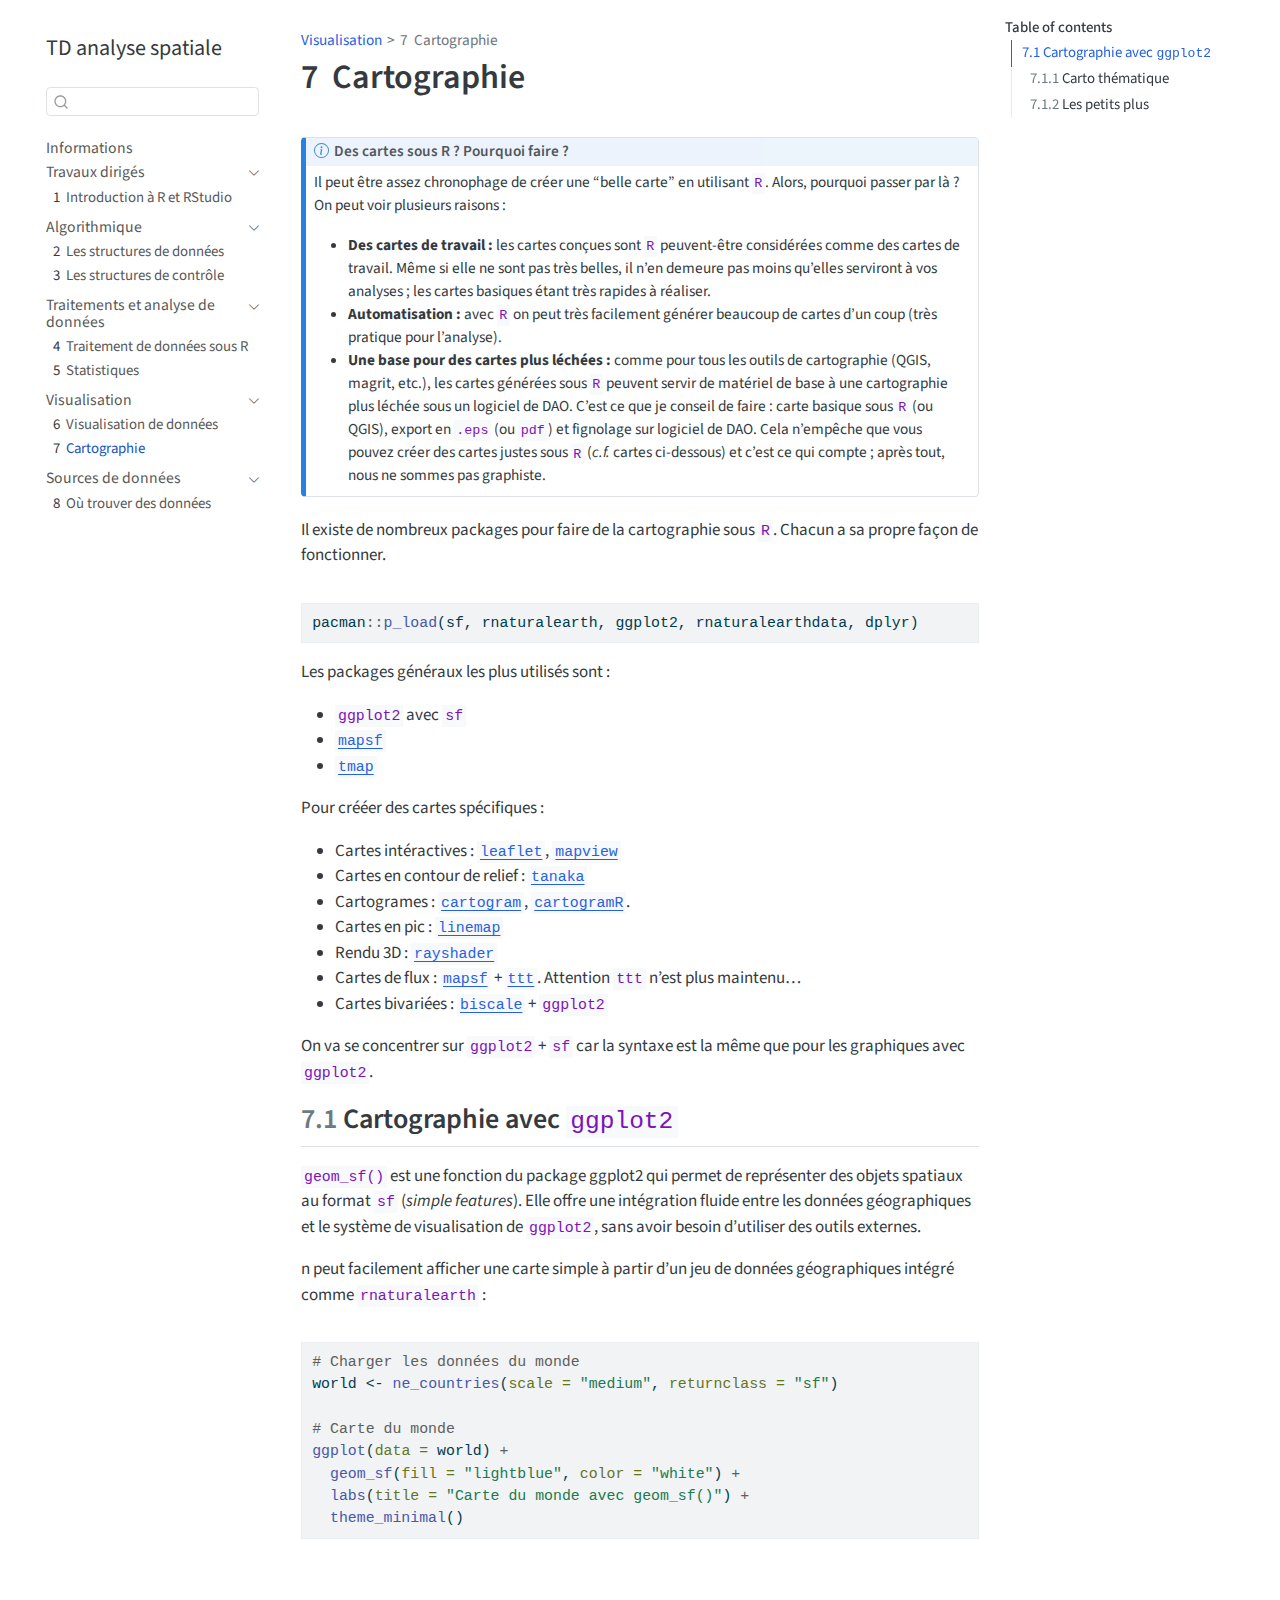
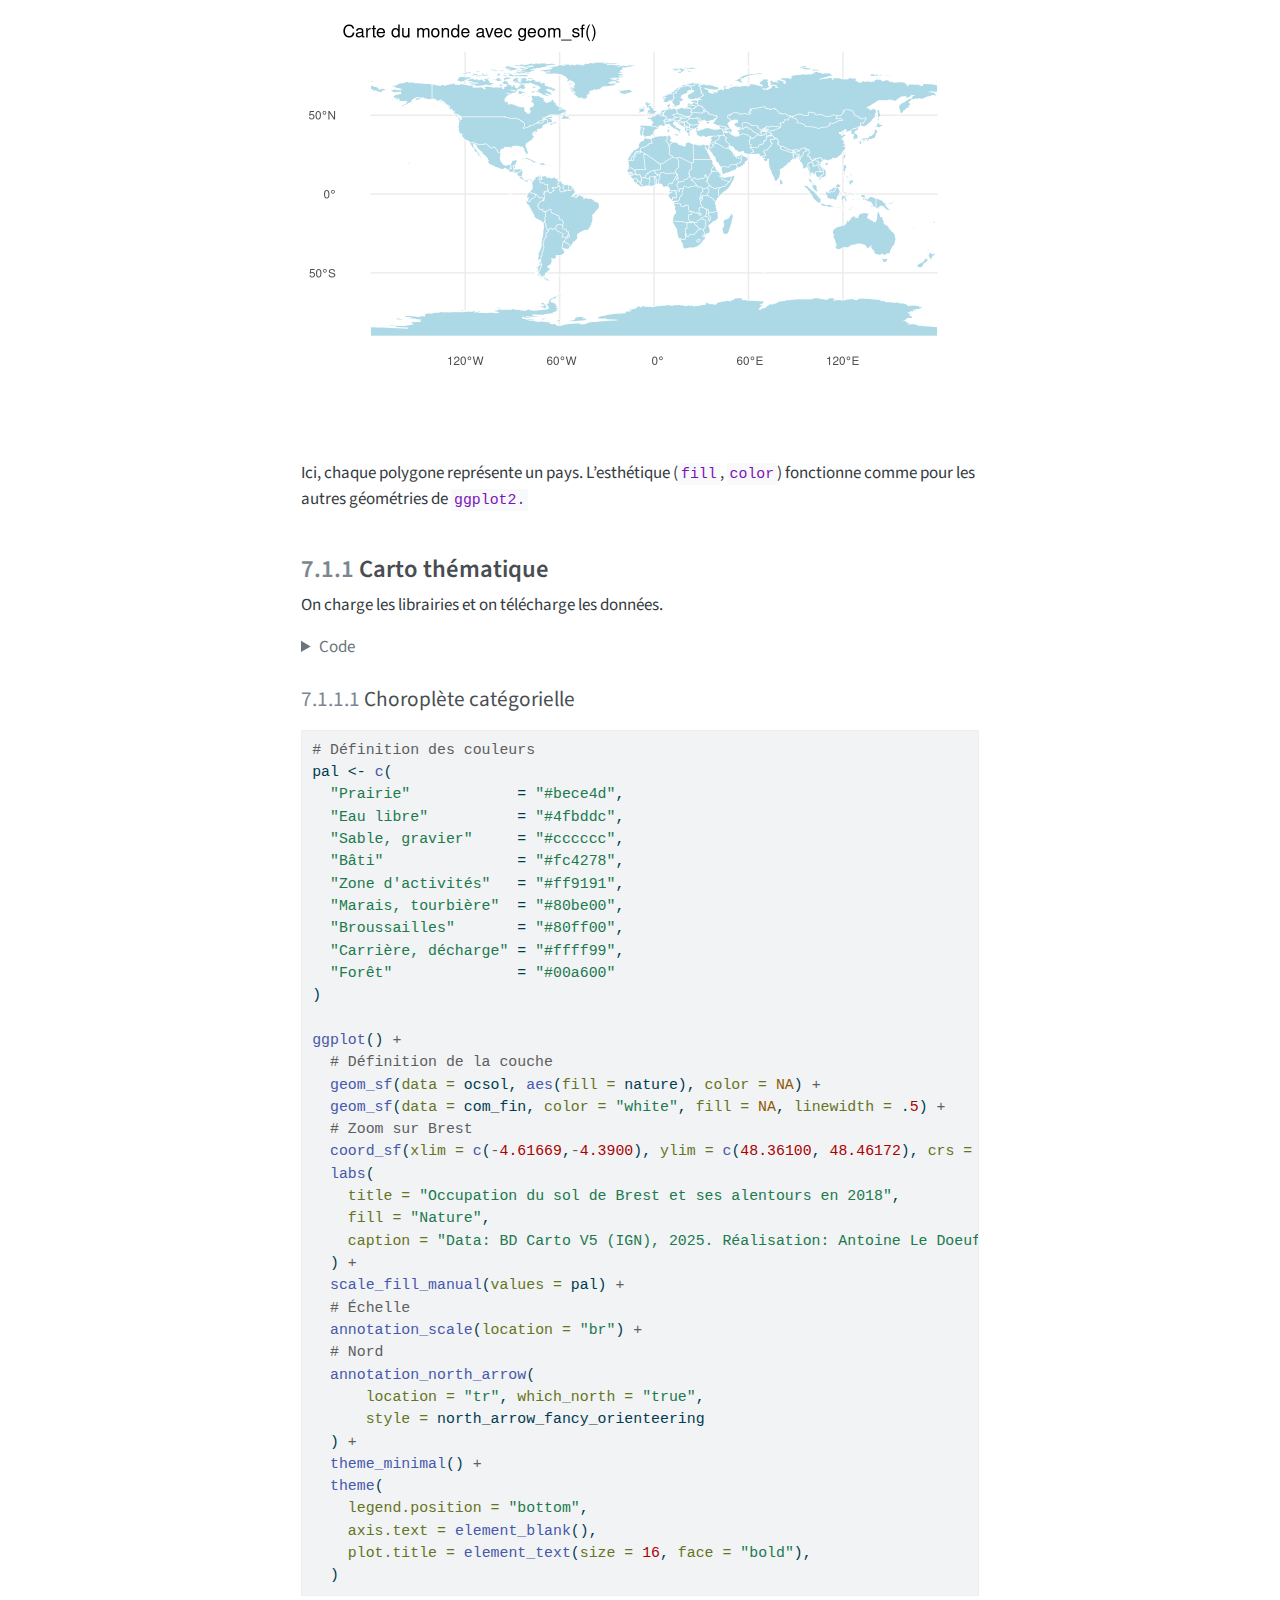
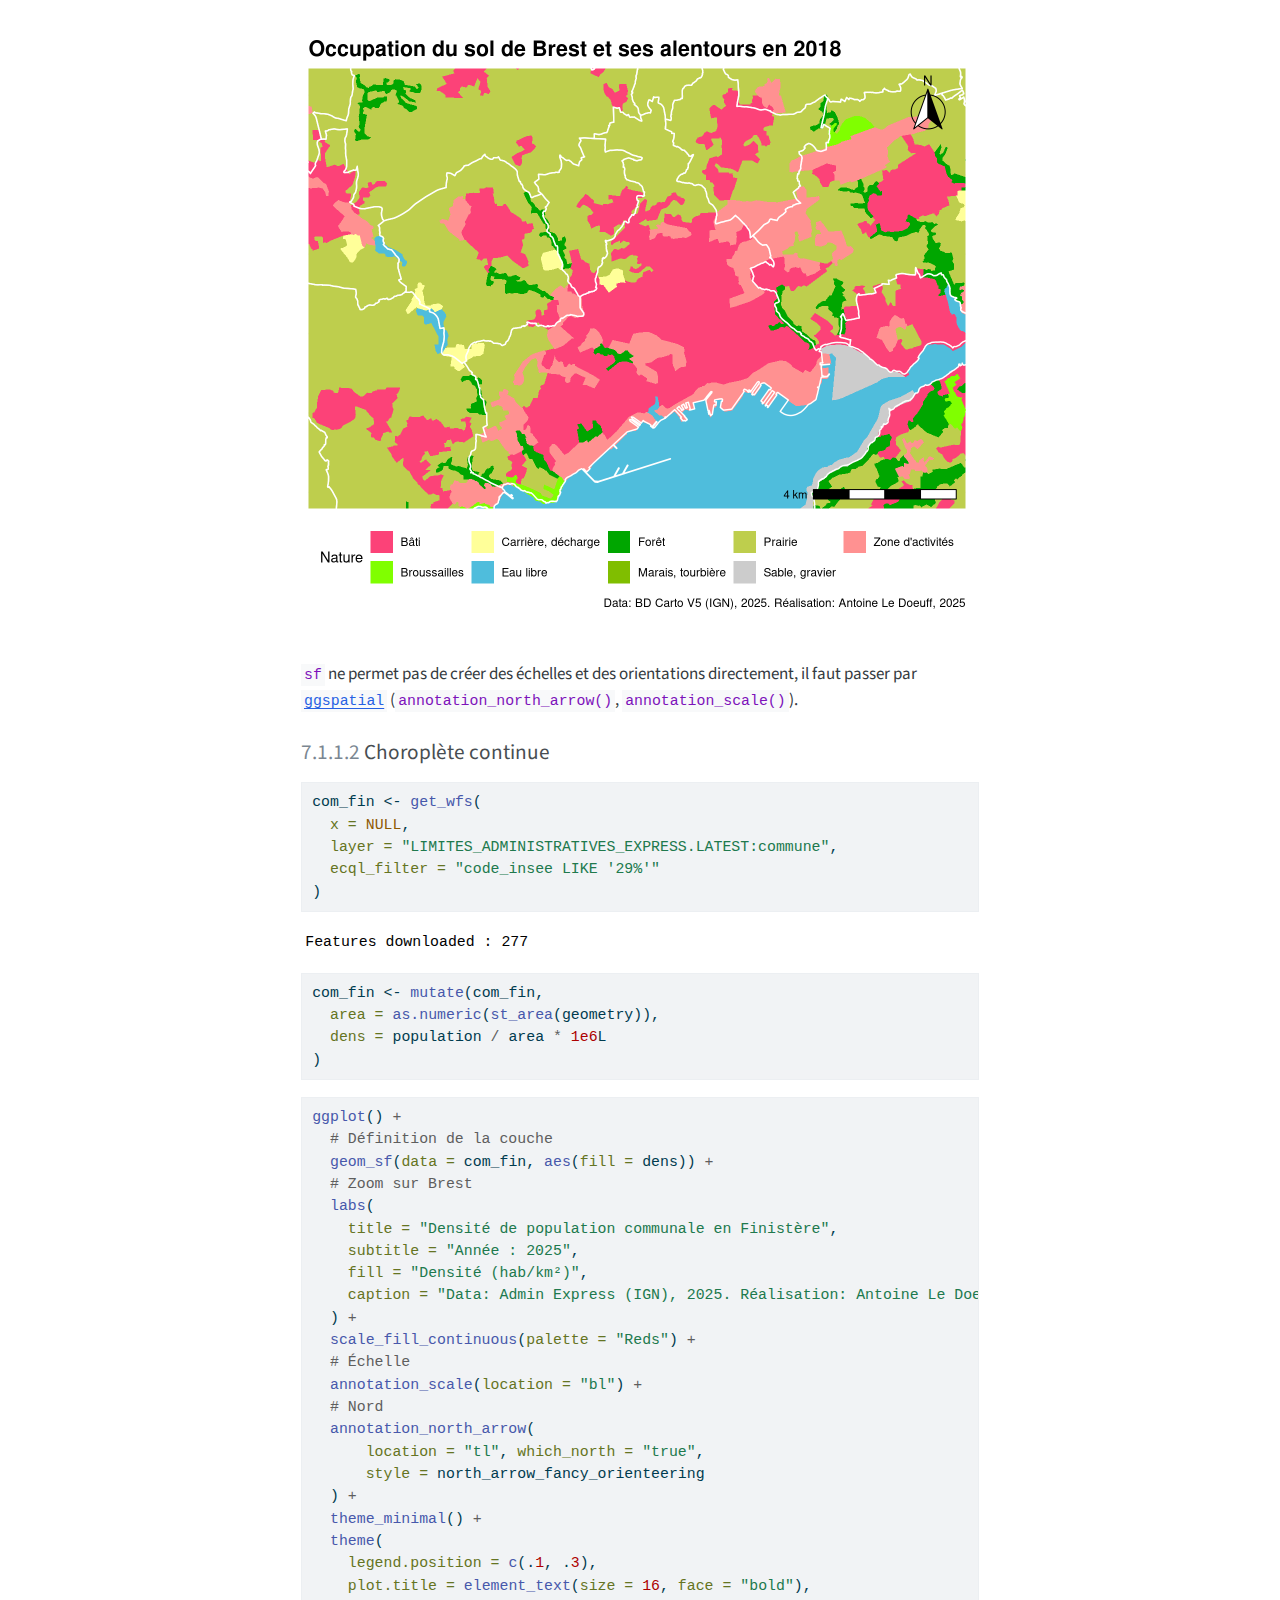
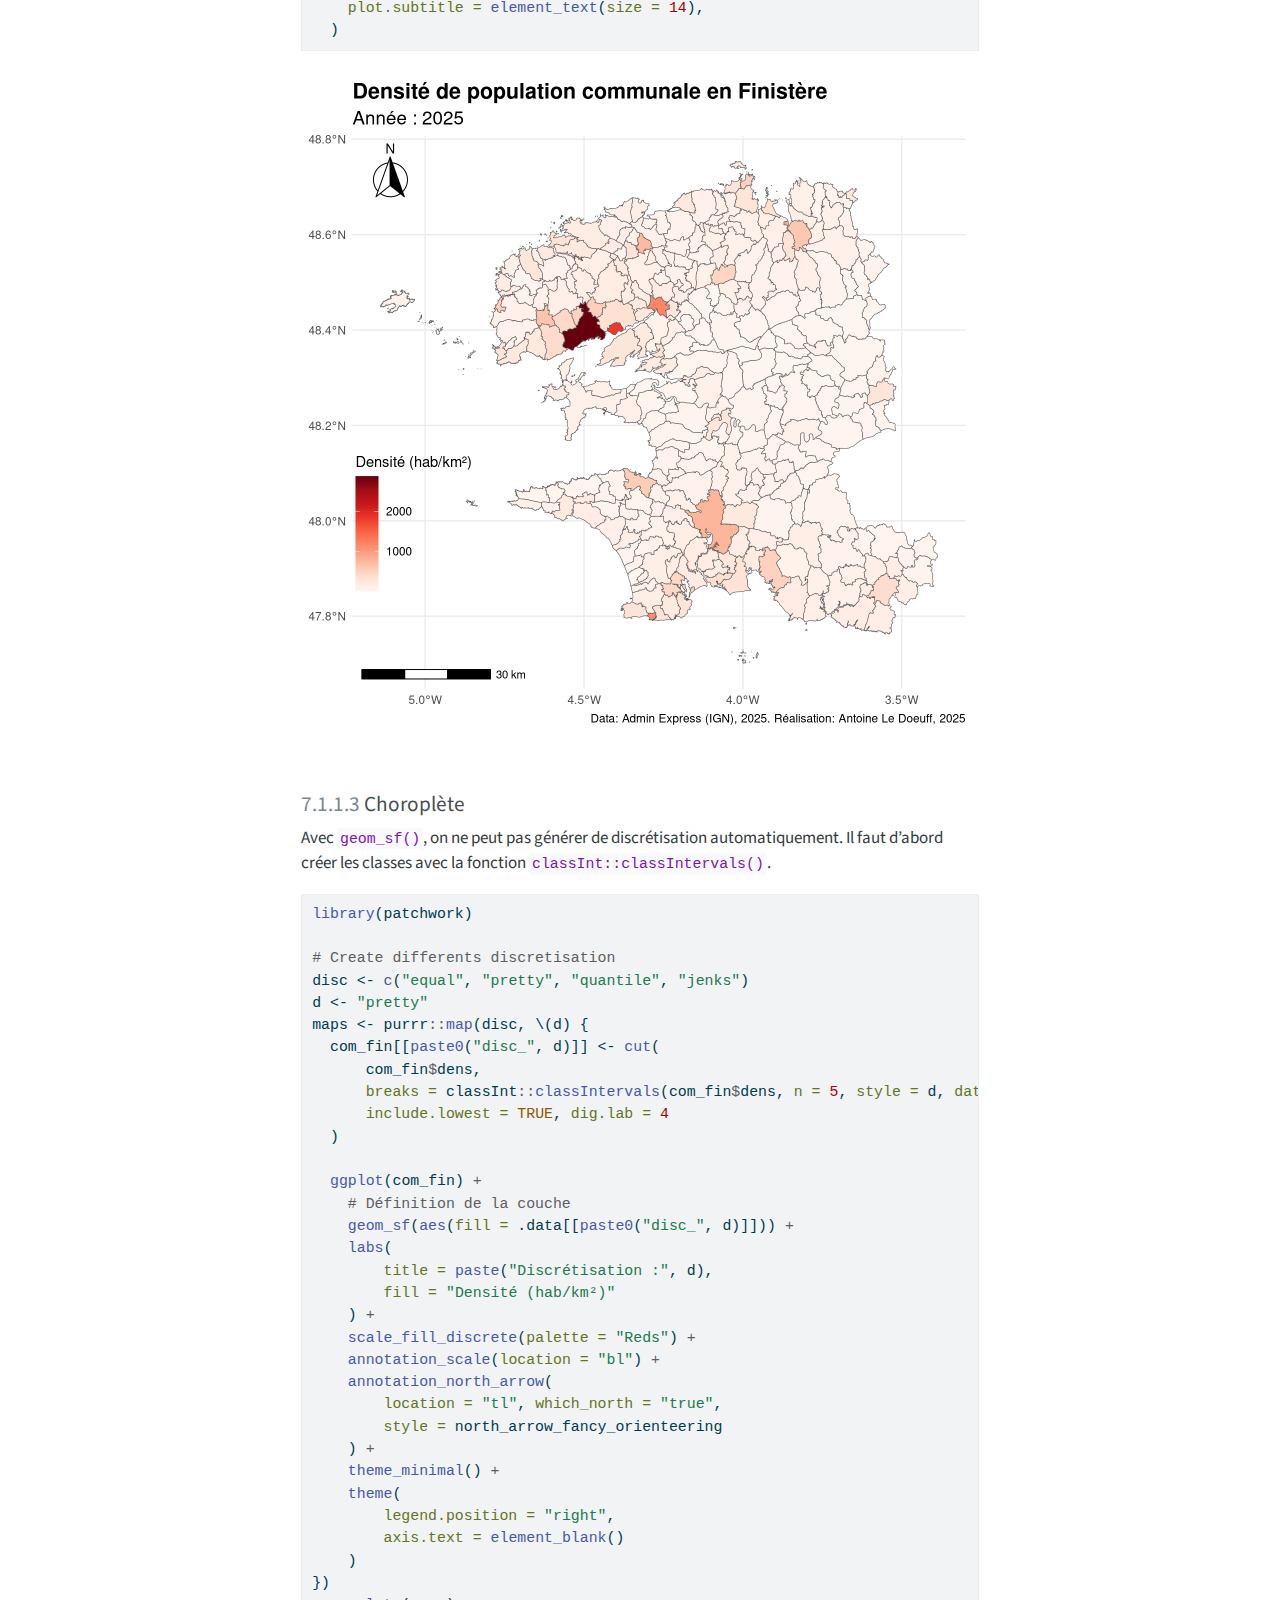
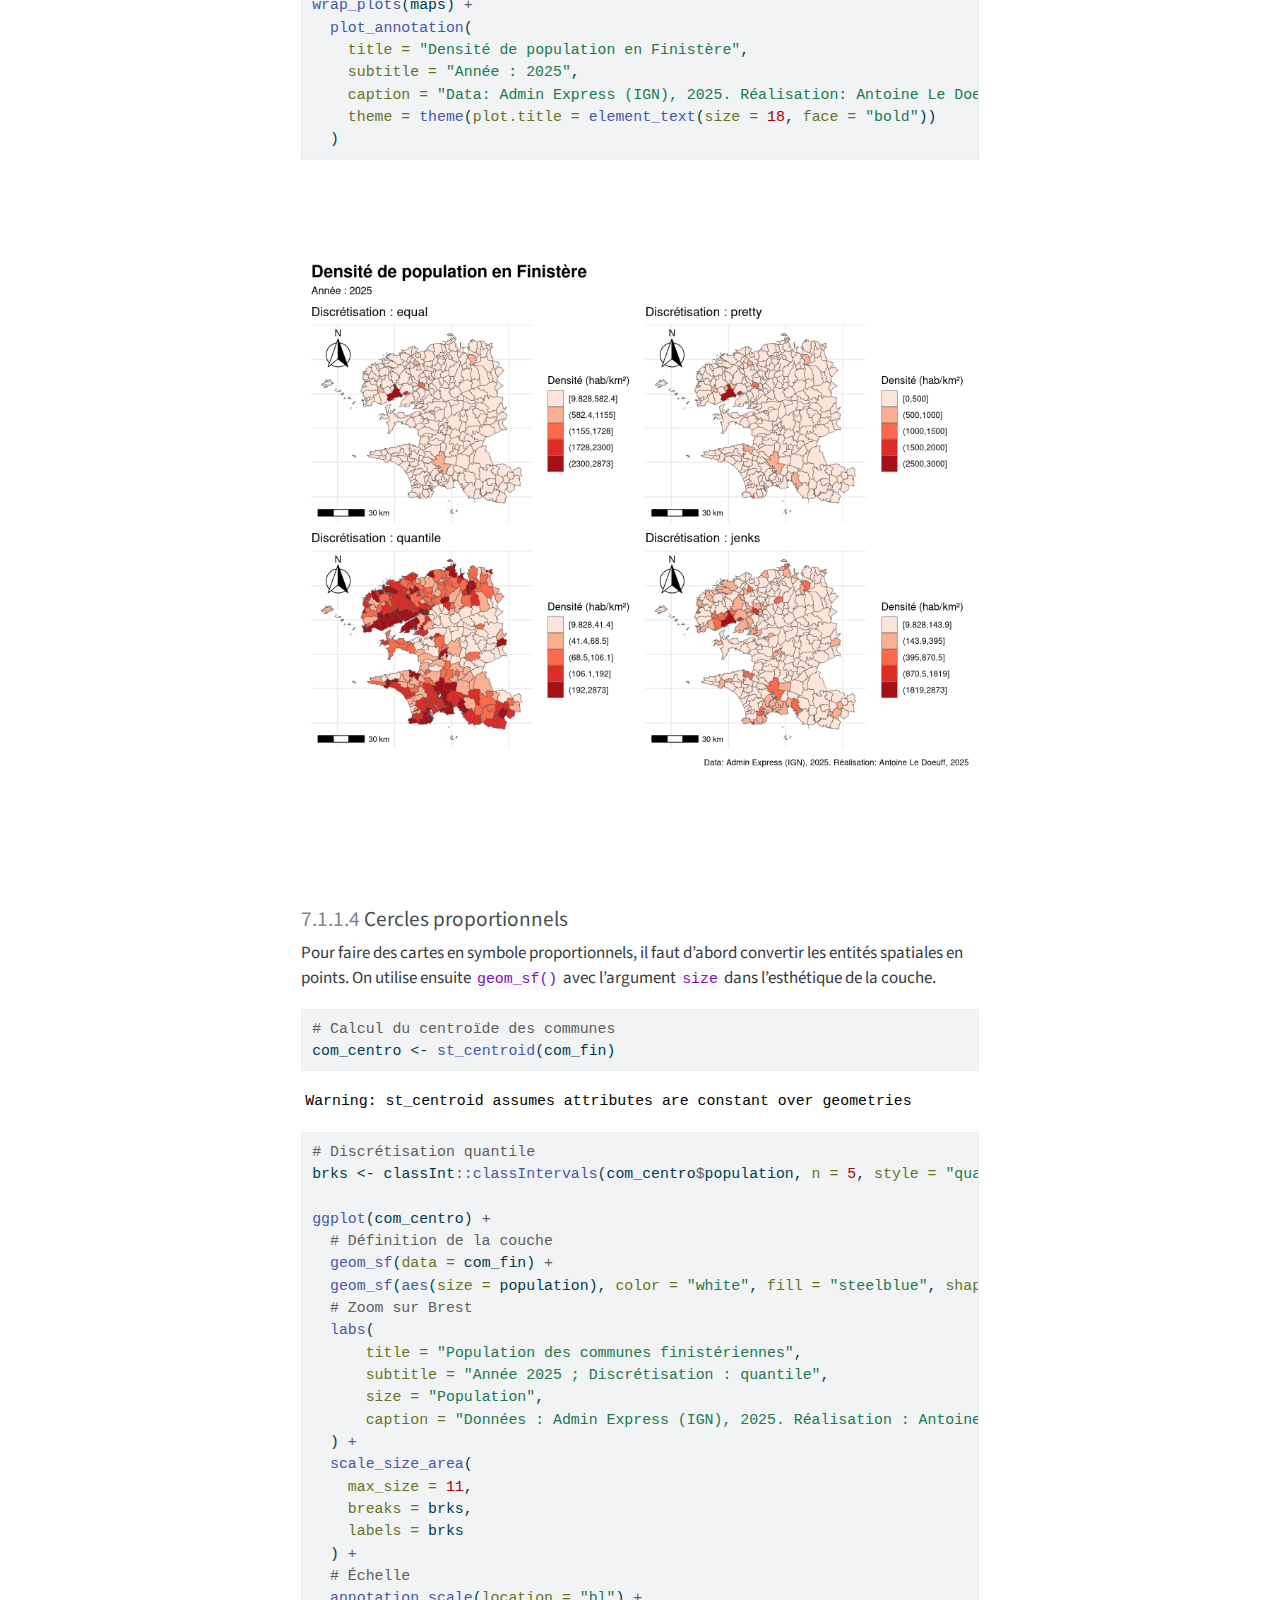
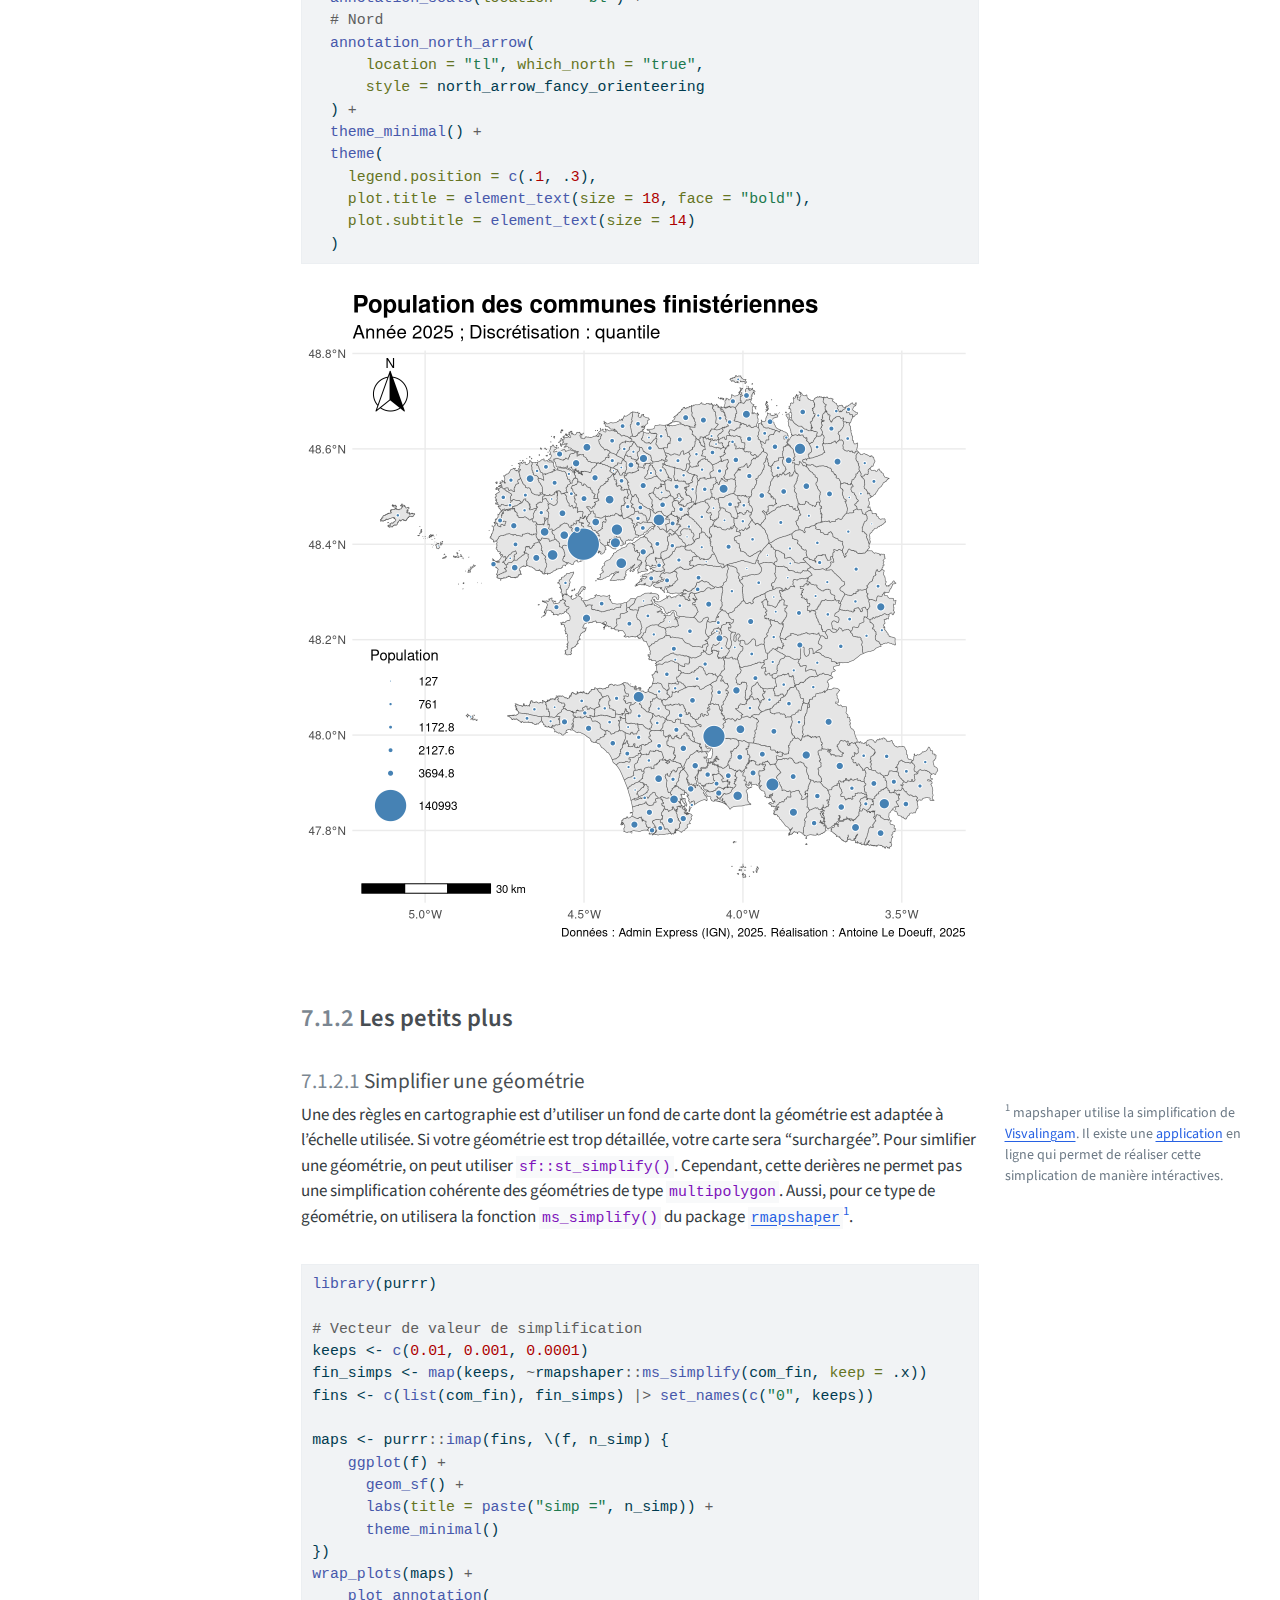
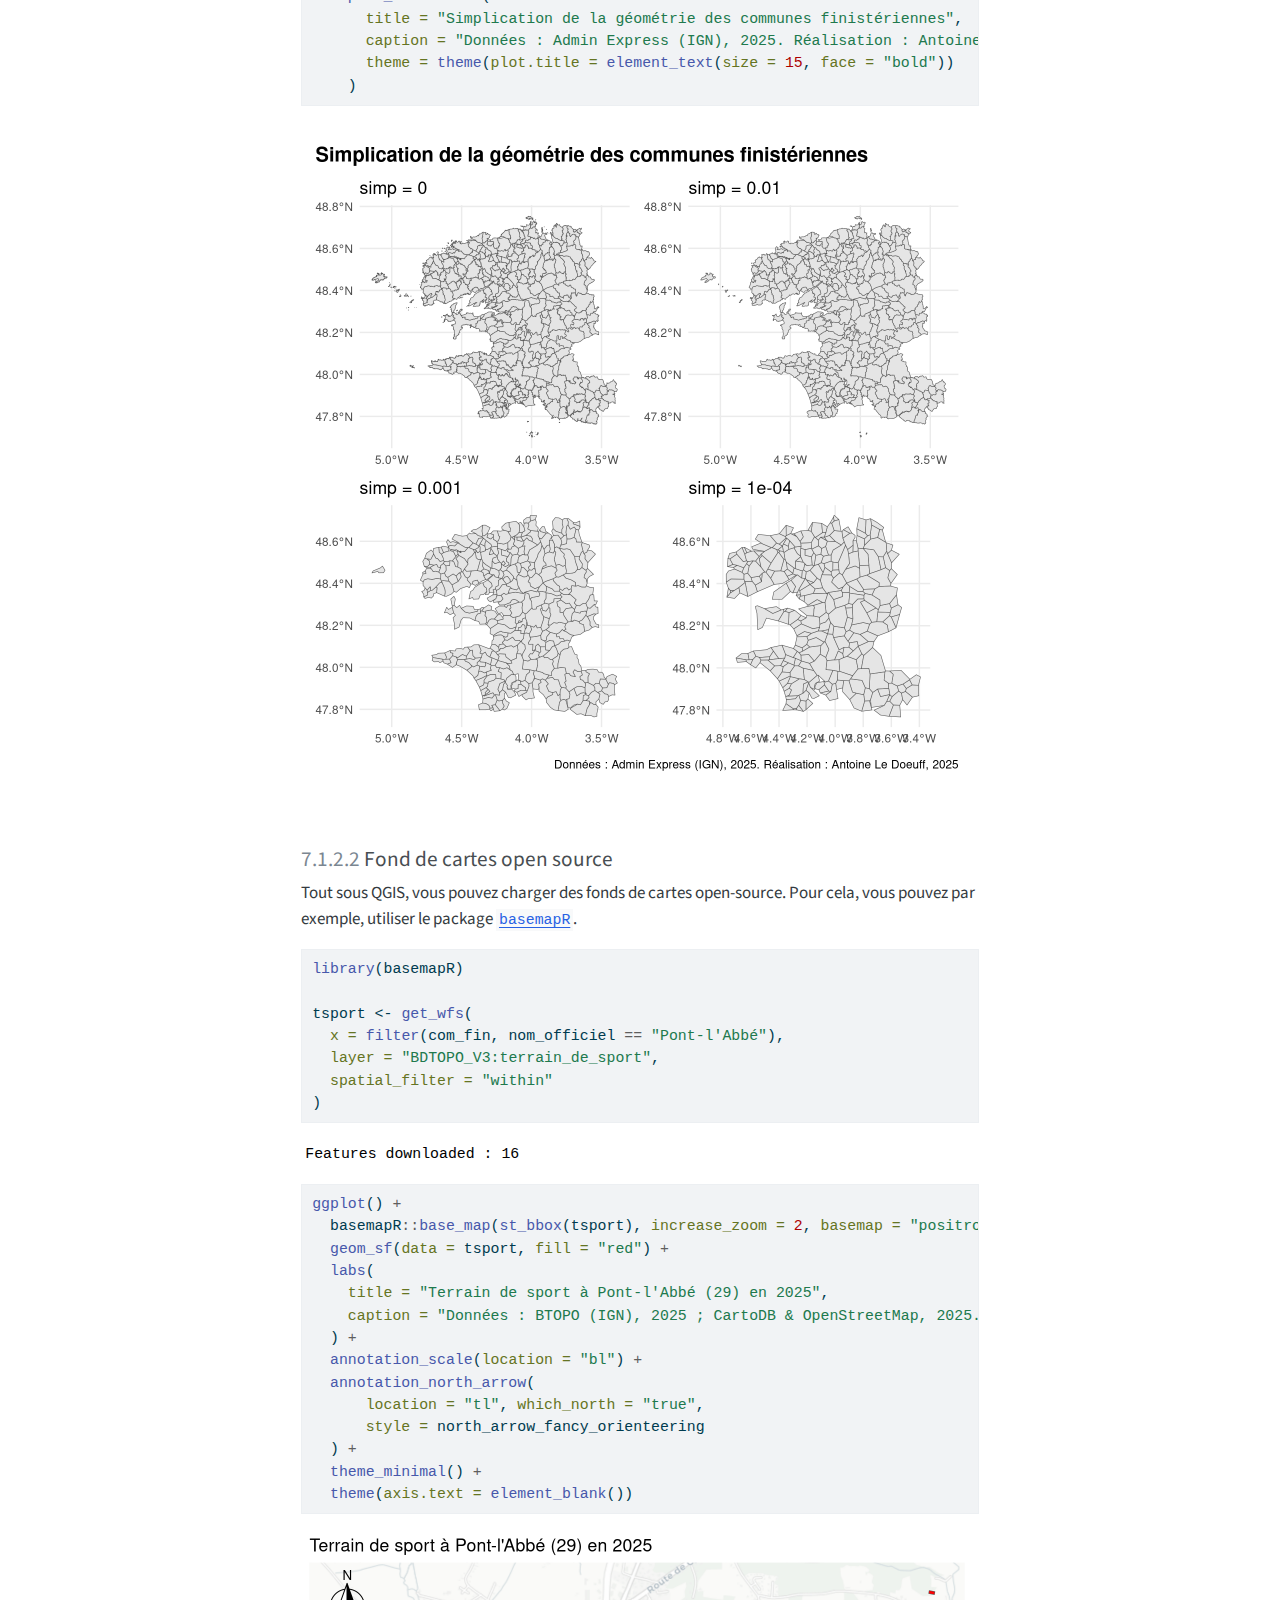
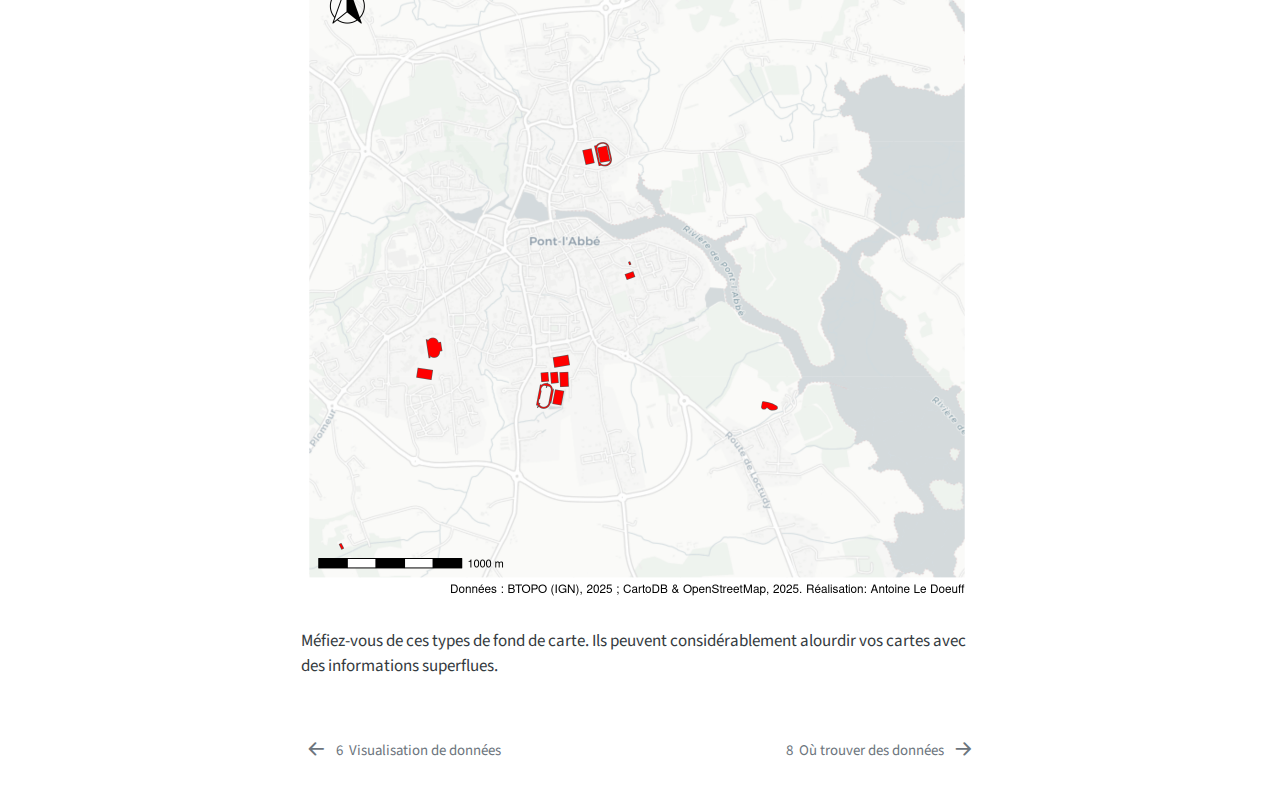
<file: _book/ressources/viz/map.html>
<!DOCTYPE html>
<html xmlns="http://www.w3.org/1999/xhtml" lang="en" xml:lang="en"><head>

<meta charset="utf-8">
<meta name="generator" content="quarto-1.7.31">

<meta name="viewport" content="width=device-width, initial-scale=1.0, user-scalable=yes">


<title>7&nbsp; Cartographie – TD analyse spatiale</title>
<style>
code{white-space: pre-wrap;}
span.smallcaps{font-variant: small-caps;}
div.columns{display: flex; gap: min(4vw, 1.5em);}
div.column{flex: auto; overflow-x: auto;}
div.hanging-indent{margin-left: 1.5em; text-indent: -1.5em;}
ul.task-list{list-style: none;}
ul.task-list li input[type="checkbox"] {
  width: 0.8em;
  margin: 0 0.8em 0.2em -1em; /* quarto-specific, see https://github.com/quarto-dev/quarto-cli/issues/4556 */ 
  vertical-align: middle;
}
/* CSS for syntax highlighting */
html { -webkit-text-size-adjust: 100%; }
pre > code.sourceCode { white-space: pre; position: relative; }
pre > code.sourceCode > span { display: inline-block; line-height: 1.25; }
pre > code.sourceCode > span:empty { height: 1.2em; }
.sourceCode { overflow: visible; }
code.sourceCode > span { color: inherit; text-decoration: inherit; }
div.sourceCode { margin: 1em 0; }
pre.sourceCode { margin: 0; }
@media screen {
div.sourceCode { overflow: auto; }
}
@media print {
pre > code.sourceCode { white-space: pre-wrap; }
pre > code.sourceCode > span { text-indent: -5em; padding-left: 5em; }
}
pre.numberSource code
  { counter-reset: source-line 0; }
pre.numberSource code > span
  { position: relative; left: -4em; counter-increment: source-line; }
pre.numberSource code > span > a:first-child::before
  { content: counter(source-line);
    position: relative; left: -1em; text-align: right; vertical-align: baseline;
    border: none; display: inline-block;
    -webkit-touch-callout: none; -webkit-user-select: none;
    -khtml-user-select: none; -moz-user-select: none;
    -ms-user-select: none; user-select: none;
    padding: 0 4px; width: 4em;
  }
pre.numberSource { margin-left: 3em;  padding-left: 4px; }
div.sourceCode
  {   }
@media screen {
pre > code.sourceCode > span > a:first-child::before { text-decoration: underline; }
}
</style>


<script src="../../site_libs/quarto-nav/quarto-nav.js"></script>
<script src="../../site_libs/quarto-nav/headroom.min.js"></script>
<script src="../../site_libs/clipboard/clipboard.min.js"></script>
<script src="../../site_libs/quarto-search/autocomplete.umd.js"></script>
<script src="../../site_libs/quarto-search/fuse.min.js"></script>
<script src="../../site_libs/quarto-search/quarto-search.js"></script>
<meta name="quarto:offset" content="../../">
<link href="../../ressources/where_data/where_data.html" rel="next">
<link href="../../ressources/viz/graph.html" rel="prev">
<script src="../../site_libs/quarto-html/quarto.js" type="module"></script>
<script src="../../site_libs/quarto-html/tabsets/tabsets.js" type="module"></script>
<script src="../../site_libs/quarto-html/popper.min.js"></script>
<script src="../../site_libs/quarto-html/tippy.umd.min.js"></script>
<script src="../../site_libs/quarto-html/anchor.min.js"></script>
<link href="../../site_libs/quarto-html/tippy.css" rel="stylesheet">
<link href="../../site_libs/quarto-html/quarto-syntax-highlighting-e1a5c8363afafaef2c763b6775fbf3ca.css" rel="stylesheet" id="quarto-text-highlighting-styles">
<script src="../../site_libs/bootstrap/bootstrap.min.js"></script>
<link href="../../site_libs/bootstrap/bootstrap-icons.css" rel="stylesheet">
<link href="../../site_libs/bootstrap/bootstrap-c0f8282d1904867bd677e0497fc46e93.min.css" rel="stylesheet" append-hash="true" id="quarto-bootstrap" data-mode="light">
<script id="quarto-search-options" type="application/json">{
  "location": "sidebar",
  "copy-button": false,
  "collapse-after": 3,
  "panel-placement": "start",
  "type": "textbox",
  "limit": 50,
  "keyboard-shortcut": [
    "f",
    "/",
    "s"
  ],
  "show-item-context": false,
  "language": {
    "search-no-results-text": "No results",
    "search-matching-documents-text": "matching documents",
    "search-copy-link-title": "Copy link to search",
    "search-hide-matches-text": "Hide additional matches",
    "search-more-match-text": "more match in this document",
    "search-more-matches-text": "more matches in this document",
    "search-clear-button-title": "Clear",
    "search-text-placeholder": "",
    "search-detached-cancel-button-title": "Cancel",
    "search-submit-button-title": "Submit",
    "search-label": "Search"
  }
}</script>


</head>

<body class="nav-sidebar floating slimcontent quarto-light">

<div id="quarto-search-results"></div>
  <header id="quarto-header" class="headroom fixed-top">
  <nav class="quarto-secondary-nav">
    <div class="container-fluid d-flex">
      <button type="button" class="quarto-btn-toggle btn" data-bs-toggle="collapse" role="button" data-bs-target=".quarto-sidebar-collapse-item" aria-controls="quarto-sidebar" aria-expanded="false" aria-label="Toggle sidebar navigation" onclick="if (window.quartoToggleHeadroom) { window.quartoToggleHeadroom(); }">
        <i class="bi bi-layout-text-sidebar-reverse"></i>
      </button>
        <nav class="quarto-page-breadcrumbs" aria-label="breadcrumb"><ol class="breadcrumb"><li class="breadcrumb-item"><a href="../../ressources/viz/graph.html">Visualisation</a></li><li class="breadcrumb-item"><a href="../../ressources/viz/map.html"><span class="chapter-number">7</span>&nbsp; <span class="chapter-title">Cartographie</span></a></li></ol></nav>
        <a class="flex-grow-1" role="navigation" data-bs-toggle="collapse" data-bs-target=".quarto-sidebar-collapse-item" aria-controls="quarto-sidebar" aria-expanded="false" aria-label="Toggle sidebar navigation" onclick="if (window.quartoToggleHeadroom) { window.quartoToggleHeadroom(); }">      
        </a>
      <button type="button" class="btn quarto-search-button" aria-label="Search" onclick="window.quartoOpenSearch();">
        <i class="bi bi-search"></i>
      </button>
    </div>
  </nav>
</header>
<!-- content -->
<div id="quarto-content" class="quarto-container page-columns page-rows-contents page-layout-article">
<!-- sidebar -->
  <nav id="quarto-sidebar" class="sidebar collapse collapse-horizontal quarto-sidebar-collapse-item sidebar-navigation floating overflow-auto">
    <div class="pt-lg-2 mt-2 text-left sidebar-header">
    <div class="sidebar-title mb-0 py-0">
      <a href="../../">TD analyse spatiale</a> 
    </div>
      </div>
        <div class="mt-2 flex-shrink-0 align-items-center">
        <div class="sidebar-search">
        <div id="quarto-search" class="" title="Search"></div>
        </div>
        </div>
    <div class="sidebar-menu-container"> 
    <ul class="list-unstyled mt-1">
        <li class="sidebar-item">
  <div class="sidebar-item-container"> 
  <a href="../../index.html" class="sidebar-item-text sidebar-link">
 <span class="menu-text">Informations</span></a>
  </div>
</li>
        <li class="sidebar-item sidebar-item-section">
      <div class="sidebar-item-container"> 
            <a class="sidebar-item-text sidebar-link text-start" data-bs-toggle="collapse" data-bs-target="#quarto-sidebar-section-1" role="navigation" aria-expanded="true">
 <span class="menu-text">Travaux dirigés</span></a>
          <a class="sidebar-item-toggle text-start" data-bs-toggle="collapse" data-bs-target="#quarto-sidebar-section-1" role="navigation" aria-expanded="true" aria-label="Toggle section">
            <i class="bi bi-chevron-right ms-2"></i>
          </a> 
      </div>
      <ul id="quarto-sidebar-section-1" class="collapse list-unstyled sidebar-section depth1 show">  
          <li class="sidebar-item">
  <div class="sidebar-item-container"> 
  <a href="../../00_intro_r/intro_r.html" class="sidebar-item-text sidebar-link">
 <span class="menu-text"><span class="chapter-number">1</span>&nbsp; <span class="chapter-title">Introduction à R et RStudio</span></span></a>
  </div>
</li>
      </ul>
  </li>
        <li class="sidebar-item sidebar-item-section">
      <div class="sidebar-item-container"> 
            <a class="sidebar-item-text sidebar-link text-start" data-bs-toggle="collapse" data-bs-target="#quarto-sidebar-section-2" role="navigation" aria-expanded="true">
 <span class="menu-text">Algorithmique</span></a>
          <a class="sidebar-item-toggle text-start" data-bs-toggle="collapse" data-bs-target="#quarto-sidebar-section-2" role="navigation" aria-expanded="true" aria-label="Toggle section">
            <i class="bi bi-chevron-right ms-2"></i>
          </a> 
      </div>
      <ul id="quarto-sidebar-section-2" class="collapse list-unstyled sidebar-section depth1 show">  
          <li class="sidebar-item">
  <div class="sidebar-item-container"> 
  <a href="../../ressources/algorithmique/structure_donnees.html" class="sidebar-item-text sidebar-link">
 <span class="menu-text"><span class="chapter-number">2</span>&nbsp; <span class="chapter-title">Les structures de données</span></span></a>
  </div>
</li>
          <li class="sidebar-item">
  <div class="sidebar-item-container"> 
  <a href="../../ressources/algorithmique/structure_controle.html" class="sidebar-item-text sidebar-link">
 <span class="menu-text"><span class="chapter-number">3</span>&nbsp; <span class="chapter-title">Les structures de contrôle</span></span></a>
  </div>
</li>
      </ul>
  </li>
        <li class="sidebar-item sidebar-item-section">
      <div class="sidebar-item-container"> 
            <a class="sidebar-item-text sidebar-link text-start" data-bs-toggle="collapse" data-bs-target="#quarto-sidebar-section-3" role="navigation" aria-expanded="true">
 <span class="menu-text">Traitements et analyse de données</span></a>
          <a class="sidebar-item-toggle text-start" data-bs-toggle="collapse" data-bs-target="#quarto-sidebar-section-3" role="navigation" aria-expanded="true" aria-label="Toggle section">
            <i class="bi bi-chevron-right ms-2"></i>
          </a> 
      </div>
      <ul id="quarto-sidebar-section-3" class="collapse list-unstyled sidebar-section depth1 show">  
          <li class="sidebar-item">
  <div class="sidebar-item-container"> 
  <a href="../../ressources/data_process/data_basic.html" class="sidebar-item-text sidebar-link">
 <span class="menu-text"><span class="chapter-number">4</span>&nbsp; <span class="chapter-title">Traitement de données sous R</span></span></a>
  </div>
</li>
          <li class="sidebar-item">
  <div class="sidebar-item-container"> 
  <a href="../../ressources/stats/stats.html" class="sidebar-item-text sidebar-link">
 <span class="menu-text"><span class="chapter-number">5</span>&nbsp; <span class="chapter-title">Statistiques</span></span></a>
  </div>
</li>
      </ul>
  </li>
        <li class="sidebar-item sidebar-item-section">
      <div class="sidebar-item-container"> 
            <a class="sidebar-item-text sidebar-link text-start" data-bs-toggle="collapse" data-bs-target="#quarto-sidebar-section-4" role="navigation" aria-expanded="true">
 <span class="menu-text">Visualisation</span></a>
          <a class="sidebar-item-toggle text-start" data-bs-toggle="collapse" data-bs-target="#quarto-sidebar-section-4" role="navigation" aria-expanded="true" aria-label="Toggle section">
            <i class="bi bi-chevron-right ms-2"></i>
          </a> 
      </div>
      <ul id="quarto-sidebar-section-4" class="collapse list-unstyled sidebar-section depth1 show">  
          <li class="sidebar-item">
  <div class="sidebar-item-container"> 
  <a href="../../ressources/viz/graph.html" class="sidebar-item-text sidebar-link">
 <span class="menu-text"><span class="chapter-number">6</span>&nbsp; <span class="chapter-title">Visualisation de données</span></span></a>
  </div>
</li>
          <li class="sidebar-item">
  <div class="sidebar-item-container"> 
  <a href="../../ressources/viz/map.html" class="sidebar-item-text sidebar-link active">
 <span class="menu-text"><span class="chapter-number">7</span>&nbsp; <span class="chapter-title">Cartographie</span></span></a>
  </div>
</li>
      </ul>
  </li>
        <li class="sidebar-item sidebar-item-section">
      <div class="sidebar-item-container"> 
            <a class="sidebar-item-text sidebar-link text-start" data-bs-toggle="collapse" data-bs-target="#quarto-sidebar-section-5" role="navigation" aria-expanded="true">
 <span class="menu-text">Sources de données</span></a>
          <a class="sidebar-item-toggle text-start" data-bs-toggle="collapse" data-bs-target="#quarto-sidebar-section-5" role="navigation" aria-expanded="true" aria-label="Toggle section">
            <i class="bi bi-chevron-right ms-2"></i>
          </a> 
      </div>
      <ul id="quarto-sidebar-section-5" class="collapse list-unstyled sidebar-section depth1 show">  
          <li class="sidebar-item">
  <div class="sidebar-item-container"> 
  <a href="../../ressources/where_data/where_data.html" class="sidebar-item-text sidebar-link">
 <span class="menu-text"><span class="chapter-number">8</span>&nbsp; <span class="chapter-title">Où trouver des données</span></span></a>
  </div>
</li>
      </ul>
  </li>
    </ul>
    </div>
</nav>
<div id="quarto-sidebar-glass" class="quarto-sidebar-collapse-item" data-bs-toggle="collapse" data-bs-target=".quarto-sidebar-collapse-item"></div>
<!-- margin-sidebar -->
    <div id="quarto-margin-sidebar" class="sidebar margin-sidebar">
        <nav id="TOC" role="doc-toc" class="toc-active">
    <h2 id="toc-title">Table of contents</h2>
   
  <ul>
  <li><a href="#sec-carto-ggplot" id="toc-sec-carto-ggplot" class="nav-link active" data-scroll-target="#sec-carto-ggplot"><span class="header-section-number">7.1</span> Cartographie avec <code>ggplot2</code></a>
  <ul>
  <li><a href="#carto-thématique" id="toc-carto-thématique" class="nav-link" data-scroll-target="#carto-thématique"><span class="header-section-number">7.1.1</span> Carto thématique</a>
  <ul class="collapse">
  <li><a href="#choroplète-catégorielle" id="toc-choroplète-catégorielle" class="nav-link" data-scroll-target="#choroplète-catégorielle"><span class="header-section-number">7.1.1.1</span> Choroplète catégorielle</a></li>
  <li><a href="#choroplète-continue" id="toc-choroplète-continue" class="nav-link" data-scroll-target="#choroplète-continue"><span class="header-section-number">7.1.1.2</span> Choroplète continue</a></li>
  <li><a href="#choroplète" id="toc-choroplète" class="nav-link" data-scroll-target="#choroplète"><span class="header-section-number">7.1.1.3</span> Choroplète</a></li>
  <li><a href="#cercles-proportionnels" id="toc-cercles-proportionnels" class="nav-link" data-scroll-target="#cercles-proportionnels"><span class="header-section-number">7.1.1.4</span> Cercles proportionnels</a></li>
  </ul></li>
  <li><a href="#les-petits-plus" id="toc-les-petits-plus" class="nav-link" data-scroll-target="#les-petits-plus"><span class="header-section-number">7.1.2</span> Les petits plus</a>
  <ul class="collapse">
  <li><a href="#simplifier-une-géométrie" id="toc-simplifier-une-géométrie" class="nav-link" data-scroll-target="#simplifier-une-géométrie"><span class="header-section-number">7.1.2.1</span> Simplifier une géométrie</a></li>
  <li><a href="#fond-de-cartes-open-source" id="toc-fond-de-cartes-open-source" class="nav-link" data-scroll-target="#fond-de-cartes-open-source"><span class="header-section-number">7.1.2.2</span> Fond de cartes open source</a></li>
  </ul></li>
  </ul></li>
  </ul>
</nav>
    </div>
<!-- main -->
<main class="content page-columns page-full" id="quarto-document-content">

<header id="title-block-header" class="quarto-title-block default"><nav class="quarto-page-breadcrumbs quarto-title-breadcrumbs d-none d-lg-block" aria-label="breadcrumb"><ol class="breadcrumb"><li class="breadcrumb-item"><a href="../../ressources/viz/graph.html">Visualisation</a></li><li class="breadcrumb-item"><a href="../../ressources/viz/map.html"><span class="chapter-number">7</span>&nbsp; <span class="chapter-title">Cartographie</span></a></li></ol></nav>
<div class="quarto-title">
<h1 class="title"><span class="chapter-number">7</span>&nbsp; <span class="chapter-title">Cartographie</span></h1>
</div>



<div class="quarto-title-meta">

    
  
    
  </div>
  


</header>


<div class="callout callout-style-default callout-note callout-titled" title="Des cartes sous R ? Pourquoi faire ?">
<div class="callout-header d-flex align-content-center">
<div class="callout-icon-container">
<i class="callout-icon"></i>
</div>
<div class="callout-title-container flex-fill">
Des cartes sous R ? Pourquoi faire ?
</div>
</div>
<div class="callout-body-container callout-body">
<p>Il peut être assez chronophage de créer une “belle carte” en utilisant <code>R</code>. Alors, pourquoi passer par là ? On peut voir plusieurs raisons :</p>
<ul>
<li><strong>Des cartes de travail :</strong> les cartes conçues sont <code>R</code> peuvent-être considérées comme des cartes de travail. Même si elle ne sont pas très belles, il n’en demeure pas moins qu’elles serviront à vos analyses ; les cartes basiques étant très rapides à réaliser.</li>
<li><strong>Automatisation :</strong> avec <code>R</code> on peut très facilement générer beaucoup de cartes d’un coup (très pratique pour l’analyse).</li>
<li><strong>Une base pour des cartes plus léchées :</strong> comme pour tous les outils de cartographie (QGIS, magrit, etc.), les cartes générées sous <code>R</code> peuvent servir de matériel de base à une cartographie plus léchée sous un logiciel de DAO. C’est ce que je conseil de faire : carte basique sous <code>R</code> (ou QGIS), export en <code>.eps</code> (ou <code>pdf</code>) et fignolage sur logiciel de DAO. Cela n’empêche que vous pouvez créer des cartes justes sous <code>R</code> (<em>c.f.</em> cartes ci-dessous) et c’est ce qui compte ; après tout, nous ne sommes pas graphiste.</li>
</ul>
</div>
</div>
<p>Il existe de nombreux packages pour faire de la cartographie sous <code>R</code>. Chacun a sa propre façon de fonctionner.</p>
<div class="cell">
<div class="sourceCode cell-code" id="cb1"><pre class="sourceCode r code-with-copy"><code class="sourceCode r"><span id="cb1-1"><a href="#cb1-1" aria-hidden="true" tabindex="-1"></a>pacman<span class="sc">::</span><span class="fu">p_load</span>(sf, rnaturalearth, ggplot2, rnaturalearthdata, dplyr)</span></code><button title="Copy to Clipboard" class="code-copy-button"><i class="bi"></i></button></pre></div>
</div>
<p>Les packages généraux les plus utilisés sont :</p>
<ul>
<li><code>ggplot2</code> avec <code>sf</code></li>
<li><a href="https://riatelab.github.io/mapsf/"><code>mapsf</code></a></li>
<li><a href="https://r-tmap.github.io/tmap/"><code>tmap</code></a></li>
</ul>
<p>Pour crééer des cartes spécifiques :</p>
<ul>
<li>Cartes intéractives : <a href="https://rstudio.github.io/leaflet/"><code>leaflet</code></a>, <a href="https://r-spatial.github.io/mapview/"><code>mapview</code></a></li>
<li>Cartes en contour de relief : <a href="https://github.com/riatelab/tanaka"><code>tanaka</code></a></li>
<li>Cartogrames : <a href="https://github.com/ESO-Rennes/cartogramR"><code>cartogram</code></a>, <a href="https://github.com/ESO-Rennes/cartogramR"><code>cartogramR</code></a>.</li>
<li>Cartes en pic : <a href="https://github.com/riatelab/linemap"><code>linemap</code></a></li>
<li>Rendu 3D : <a href="https://www.rayshader.com/"><code>rayshader</code></a></li>
<li>Cartes de flux : <a href="https://riatelab.github.io/mapsf/"><code>mapsf</code></a> + <a href="https://github.com/tributetotobler/ttt/"><code>ttt</code></a>. Attention <code>ttt</code> n’est plus maintenu…</li>
<li>Cartes bivariées : <a href="https://chris-prener.github.io/biscale/articles/biscale.html"><code>biscale</code></a> + <code>ggplot2</code></li>
</ul>
<p>On va se concentrer sur <code>ggplot2</code> + <code>sf</code> car la syntaxe est la même que pour les graphiques avec <code>ggplot2</code>.</p>
<section id="sec-carto-ggplot" class="level2 page-columns page-full" data-number="7.1">
<h2 data-number="7.1" class="anchored" data-anchor-id="sec-carto-ggplot"><span class="header-section-number">7.1</span> Cartographie avec <code>ggplot2</code></h2>
<p><code>geom_sf()</code> est une fonction du package ggplot2 qui permet de représenter des objets spatiaux au format <code>sf</code> (<em>simple features</em>). Elle offre une intégration fluide entre les données géographiques et le système de visualisation de <code>ggplot2</code>, sans avoir besoin d’utiliser des outils externes.</p>
<p>n peut facilement afficher une carte simple à partir d’un jeu de données géographiques intégré comme <code>rnaturalearth</code> :</p>
<div class="cell">
<div class="sourceCode cell-code" id="cb2"><pre class="sourceCode r code-with-copy"><code class="sourceCode r"><span id="cb2-1"><a href="#cb2-1" aria-hidden="true" tabindex="-1"></a><span class="co"># Charger les données du monde</span></span>
<span id="cb2-2"><a href="#cb2-2" aria-hidden="true" tabindex="-1"></a>world <span class="ot">&lt;-</span> <span class="fu">ne_countries</span>(<span class="at">scale =</span> <span class="st">"medium"</span>, <span class="at">returnclass =</span> <span class="st">"sf"</span>)</span>
<span id="cb2-3"><a href="#cb2-3" aria-hidden="true" tabindex="-1"></a></span>
<span id="cb2-4"><a href="#cb2-4" aria-hidden="true" tabindex="-1"></a><span class="co"># Carte du monde</span></span>
<span id="cb2-5"><a href="#cb2-5" aria-hidden="true" tabindex="-1"></a><span class="fu">ggplot</span>(<span class="at">data =</span> world) <span class="sc">+</span></span>
<span id="cb2-6"><a href="#cb2-6" aria-hidden="true" tabindex="-1"></a>  <span class="fu">geom_sf</span>(<span class="at">fill =</span> <span class="st">"lightblue"</span>, <span class="at">color =</span> <span class="st">"white"</span>) <span class="sc">+</span></span>
<span id="cb2-7"><a href="#cb2-7" aria-hidden="true" tabindex="-1"></a>  <span class="fu">labs</span>(<span class="at">title =</span> <span class="st">"Carte du monde avec geom_sf()"</span>) <span class="sc">+</span></span>
<span id="cb2-8"><a href="#cb2-8" aria-hidden="true" tabindex="-1"></a>  <span class="fu">theme_minimal</span>()</span></code><button title="Copy to Clipboard" class="code-copy-button"><i class="bi"></i></button></pre></div>
<div class="cell-output-display">
<div>
<figure class="figure">
<p><img src="map_files/figure-html/unnamed-chunk-2-1.png" class="img-fluid figure-img" width="672"></p>
</figure>
</div>
</div>
</div>
<p>Ici, chaque polygone représente un pays. L’esthétique (<code>fill</code>, <code>color</code>) fonctionne comme pour les autres géométries de <code>ggplot2.</code></p>
<section id="carto-thématique" class="level3" data-number="7.1.1">
<h3 data-number="7.1.1" class="anchored" data-anchor-id="carto-thématique"><span class="header-section-number">7.1.1</span> Carto thématique</h3>
<p>On charge les librairies et on télécharge les données.</p>
<div class="cell">
<details class="code-fold">
<summary>Code</summary>
<div class="sourceCode cell-code" id="cb3"><pre class="sourceCode r code-with-copy"><code class="sourceCode r"><span id="cb3-1"><a href="#cb3-1" aria-hidden="true" tabindex="-1"></a><span class="fu">library</span>(happign)</span>
<span id="cb3-2"><a href="#cb3-2" aria-hidden="true" tabindex="-1"></a><span class="fu">library</span>(dplyr)</span>
<span id="cb3-3"><a href="#cb3-3" aria-hidden="true" tabindex="-1"></a><span class="fu">library</span>(sf)</span>
<span id="cb3-4"><a href="#cb3-4" aria-hidden="true" tabindex="-1"></a><span class="fu">library</span>(ggplot2)</span>
<span id="cb3-5"><a href="#cb3-5" aria-hidden="true" tabindex="-1"></a><span class="fu">library</span>(ggspatial)</span>
<span id="cb3-6"><a href="#cb3-6" aria-hidden="true" tabindex="-1"></a></span>
<span id="cb3-7"><a href="#cb3-7" aria-hidden="true" tabindex="-1"></a>com_fin <span class="ot">&lt;-</span> <span class="fu">get_wfs</span>(</span>
<span id="cb3-8"><a href="#cb3-8" aria-hidden="true" tabindex="-1"></a>    <span class="at">x =</span> <span class="cn">NULL</span>,</span>
<span id="cb3-9"><a href="#cb3-9" aria-hidden="true" tabindex="-1"></a>    <span class="at">layer =</span> <span class="st">"LIMITES_ADMINISTRATIVES_EXPRESS.LATEST:commune"</span>,</span>
<span id="cb3-10"><a href="#cb3-10" aria-hidden="true" tabindex="-1"></a>    <span class="at">ecql_filter =</span> <span class="st">"code_insee LIKE '29%'"</span></span>
<span id="cb3-11"><a href="#cb3-11" aria-hidden="true" tabindex="-1"></a>)</span>
<span id="cb3-12"><a href="#cb3-12" aria-hidden="true" tabindex="-1"></a>brest <span class="ot">&lt;-</span> <span class="fu">st_buffer</span>(<span class="fu">filter</span>(com_fin, nom_officiel <span class="sc">==</span> <span class="st">"Brest"</span>), <span class="fl">30e3</span>)</span>
<span id="cb3-13"><a href="#cb3-13" aria-hidden="true" tabindex="-1"></a>ocsol <span class="ot">&lt;-</span> <span class="fu">get_wfs</span>(brest, <span class="at">layer =</span> <span class="st">"BDCARTO_V5:occupation_du_sol"</span>, <span class="at">spatial_filter =</span> <span class="st">"bbox"</span>)</span></code><button title="Copy to Clipboard" class="code-copy-button"><i class="bi"></i></button></pre></div>
</details>
</div>
<section id="choroplète-catégorielle" class="level4" data-number="7.1.1.1">
<h4 data-number="7.1.1.1" class="anchored" data-anchor-id="choroplète-catégorielle"><span class="header-section-number">7.1.1.1</span> Choroplète catégorielle</h4>
<div class="cell">
<div class="sourceCode cell-code" id="cb4"><pre class="sourceCode r code-with-copy"><code class="sourceCode r"><span id="cb4-1"><a href="#cb4-1" aria-hidden="true" tabindex="-1"></a><span class="co"># Définition des couleurs</span></span>
<span id="cb4-2"><a href="#cb4-2" aria-hidden="true" tabindex="-1"></a>pal <span class="ot">&lt;-</span> <span class="fu">c</span>(</span>
<span id="cb4-3"><a href="#cb4-3" aria-hidden="true" tabindex="-1"></a>  <span class="st">"Prairie"</span>            <span class="ot">=</span> <span class="st">"#bece4d"</span>,</span>
<span id="cb4-4"><a href="#cb4-4" aria-hidden="true" tabindex="-1"></a>  <span class="st">"Eau libre"</span>          <span class="ot">=</span> <span class="st">"#4fbddc"</span>,</span>
<span id="cb4-5"><a href="#cb4-5" aria-hidden="true" tabindex="-1"></a>  <span class="st">"Sable, gravier"</span>     <span class="ot">=</span> <span class="st">"#cccccc"</span>,</span>
<span id="cb4-6"><a href="#cb4-6" aria-hidden="true" tabindex="-1"></a>  <span class="st">"Bâti"</span>               <span class="ot">=</span> <span class="st">"#fc4278"</span>,</span>
<span id="cb4-7"><a href="#cb4-7" aria-hidden="true" tabindex="-1"></a>  <span class="st">"Zone d'activités"</span>   <span class="ot">=</span> <span class="st">"#ff9191"</span>,</span>
<span id="cb4-8"><a href="#cb4-8" aria-hidden="true" tabindex="-1"></a>  <span class="st">"Marais, tourbière"</span>  <span class="ot">=</span> <span class="st">"#80be00"</span>,</span>
<span id="cb4-9"><a href="#cb4-9" aria-hidden="true" tabindex="-1"></a>  <span class="st">"Broussailles"</span>       <span class="ot">=</span> <span class="st">"#80ff00"</span>,</span>
<span id="cb4-10"><a href="#cb4-10" aria-hidden="true" tabindex="-1"></a>  <span class="st">"Carrière, décharge"</span> <span class="ot">=</span> <span class="st">"#ffff99"</span>,</span>
<span id="cb4-11"><a href="#cb4-11" aria-hidden="true" tabindex="-1"></a>  <span class="st">"Forêt"</span>              <span class="ot">=</span> <span class="st">"#00a600"</span></span>
<span id="cb4-12"><a href="#cb4-12" aria-hidden="true" tabindex="-1"></a>)</span>
<span id="cb4-13"><a href="#cb4-13" aria-hidden="true" tabindex="-1"></a></span>
<span id="cb4-14"><a href="#cb4-14" aria-hidden="true" tabindex="-1"></a><span class="fu">ggplot</span>() <span class="sc">+</span></span>
<span id="cb4-15"><a href="#cb4-15" aria-hidden="true" tabindex="-1"></a>  <span class="co"># Définition de la couche</span></span>
<span id="cb4-16"><a href="#cb4-16" aria-hidden="true" tabindex="-1"></a>  <span class="fu">geom_sf</span>(<span class="at">data =</span> ocsol, <span class="fu">aes</span>(<span class="at">fill =</span> nature), <span class="at">color =</span> <span class="cn">NA</span>) <span class="sc">+</span></span>
<span id="cb4-17"><a href="#cb4-17" aria-hidden="true" tabindex="-1"></a>  <span class="fu">geom_sf</span>(<span class="at">data =</span> com_fin, <span class="at">color =</span> <span class="st">"white"</span>, <span class="at">fill =</span> <span class="cn">NA</span>, <span class="at">linewidth =</span> .<span class="dv">5</span>) <span class="sc">+</span></span>
<span id="cb4-18"><a href="#cb4-18" aria-hidden="true" tabindex="-1"></a>  <span class="co"># Zoom sur Brest</span></span>
<span id="cb4-19"><a href="#cb4-19" aria-hidden="true" tabindex="-1"></a>  <span class="fu">coord_sf</span>(<span class="at">xlim =</span> <span class="fu">c</span>(<span class="sc">-</span><span class="fl">4.61669</span>,<span class="sc">-</span><span class="fl">4.3900</span>), <span class="at">ylim =</span> <span class="fu">c</span>(<span class="fl">48.36100</span>, <span class="fl">48.46172</span>), <span class="at">crs =</span> <span class="dv">4326</span>) <span class="sc">+</span></span>
<span id="cb4-20"><a href="#cb4-20" aria-hidden="true" tabindex="-1"></a>  <span class="fu">labs</span>(</span>
<span id="cb4-21"><a href="#cb4-21" aria-hidden="true" tabindex="-1"></a>    <span class="at">title =</span> <span class="st">"Occupation du sol de Brest et ses alentours en 2018"</span>,</span>
<span id="cb4-22"><a href="#cb4-22" aria-hidden="true" tabindex="-1"></a>    <span class="at">fill =</span> <span class="st">"Nature"</span>,</span>
<span id="cb4-23"><a href="#cb4-23" aria-hidden="true" tabindex="-1"></a>    <span class="at">caption =</span> <span class="st">"Data: BD Carto V5 (IGN), 2025. Réalisation: Antoine Le Doeuff, 2025"</span></span>
<span id="cb4-24"><a href="#cb4-24" aria-hidden="true" tabindex="-1"></a>  ) <span class="sc">+</span></span>
<span id="cb4-25"><a href="#cb4-25" aria-hidden="true" tabindex="-1"></a>  <span class="fu">scale_fill_manual</span>(<span class="at">values =</span> pal) <span class="sc">+</span></span>
<span id="cb4-26"><a href="#cb4-26" aria-hidden="true" tabindex="-1"></a>  <span class="co"># Échelle</span></span>
<span id="cb4-27"><a href="#cb4-27" aria-hidden="true" tabindex="-1"></a>  <span class="fu">annotation_scale</span>(<span class="at">location =</span> <span class="st">"br"</span>) <span class="sc">+</span></span>
<span id="cb4-28"><a href="#cb4-28" aria-hidden="true" tabindex="-1"></a>  <span class="co"># Nord</span></span>
<span id="cb4-29"><a href="#cb4-29" aria-hidden="true" tabindex="-1"></a>  <span class="fu">annotation_north_arrow</span>(</span>
<span id="cb4-30"><a href="#cb4-30" aria-hidden="true" tabindex="-1"></a>      <span class="at">location =</span> <span class="st">"tr"</span>, <span class="at">which_north =</span> <span class="st">"true"</span>,</span>
<span id="cb4-31"><a href="#cb4-31" aria-hidden="true" tabindex="-1"></a>      <span class="at">style =</span> north_arrow_fancy_orienteering</span>
<span id="cb4-32"><a href="#cb4-32" aria-hidden="true" tabindex="-1"></a>  ) <span class="sc">+</span></span>
<span id="cb4-33"><a href="#cb4-33" aria-hidden="true" tabindex="-1"></a>  <span class="fu">theme_minimal</span>() <span class="sc">+</span></span>
<span id="cb4-34"><a href="#cb4-34" aria-hidden="true" tabindex="-1"></a>  <span class="fu">theme</span>(</span>
<span id="cb4-35"><a href="#cb4-35" aria-hidden="true" tabindex="-1"></a>    <span class="at">legend.position =</span> <span class="st">"bottom"</span>,</span>
<span id="cb4-36"><a href="#cb4-36" aria-hidden="true" tabindex="-1"></a>    <span class="at">axis.text =</span> <span class="fu">element_blank</span>(),</span>
<span id="cb4-37"><a href="#cb4-37" aria-hidden="true" tabindex="-1"></a>    <span class="at">plot.title =</span> <span class="fu">element_text</span>(<span class="at">size =</span> <span class="dv">16</span>, <span class="at">face =</span> <span class="st">"bold"</span>),</span>
<span id="cb4-38"><a href="#cb4-38" aria-hidden="true" tabindex="-1"></a>  )</span></code><button title="Copy to Clipboard" class="code-copy-button"><i class="bi"></i></button></pre></div>
<div class="cell-output-display">
<div>
<figure class="figure">
<p><img src="map_files/figure-html/unnamed-chunk-4-1.png" class="img-fluid figure-img" width="672"></p>
</figure>
</div>
</div>
</div>
<p><code>sf</code> ne permet pas de créer des échelles et des orientations directement, il faut passer par <a href="https://paleolimbot.github.io/ggspatial/"><code>ggspatial</code></a> (<code>annotation_north_arrow()</code>, <code>annotation_scale()</code>).</p>
</section>
<section id="choroplète-continue" class="level4" data-number="7.1.1.2">
<h4 data-number="7.1.1.2" class="anchored" data-anchor-id="choroplète-continue"><span class="header-section-number">7.1.1.2</span> Choroplète continue</h4>
<div class="cell">
<div class="sourceCode cell-code" id="cb5"><pre class="sourceCode r code-with-copy"><code class="sourceCode r"><span id="cb5-1"><a href="#cb5-1" aria-hidden="true" tabindex="-1"></a>com_fin <span class="ot">&lt;-</span> <span class="fu">get_wfs</span>(</span>
<span id="cb5-2"><a href="#cb5-2" aria-hidden="true" tabindex="-1"></a>  <span class="at">x =</span> <span class="cn">NULL</span>,</span>
<span id="cb5-3"><a href="#cb5-3" aria-hidden="true" tabindex="-1"></a>  <span class="at">layer =</span> <span class="st">"LIMITES_ADMINISTRATIVES_EXPRESS.LATEST:commune"</span>,</span>
<span id="cb5-4"><a href="#cb5-4" aria-hidden="true" tabindex="-1"></a>  <span class="at">ecql_filter =</span> <span class="st">"code_insee LIKE '29%'"</span></span>
<span id="cb5-5"><a href="#cb5-5" aria-hidden="true" tabindex="-1"></a>)</span></code><button title="Copy to Clipboard" class="code-copy-button"><i class="bi"></i></button></pre></div>
<div class="cell-output cell-output-stderr">
<pre><code>Features downloaded : 277</code></pre>
</div>
<div class="sourceCode cell-code" id="cb7"><pre class="sourceCode r code-with-copy"><code class="sourceCode r"><span id="cb7-1"><a href="#cb7-1" aria-hidden="true" tabindex="-1"></a>com_fin <span class="ot">&lt;-</span> <span class="fu">mutate</span>(com_fin,</span>
<span id="cb7-2"><a href="#cb7-2" aria-hidden="true" tabindex="-1"></a>  <span class="at">area =</span> <span class="fu">as.numeric</span>(<span class="fu">st_area</span>(geometry)),</span>
<span id="cb7-3"><a href="#cb7-3" aria-hidden="true" tabindex="-1"></a>  <span class="at">dens =</span> population <span class="sc">/</span> area <span class="sc">*</span> <span class="fl">1e6</span>L</span>
<span id="cb7-4"><a href="#cb7-4" aria-hidden="true" tabindex="-1"></a>)</span></code><button title="Copy to Clipboard" class="code-copy-button"><i class="bi"></i></button></pre></div>
</div>
<div class="cell">
<div class="sourceCode cell-code" id="cb8"><pre class="sourceCode r code-with-copy"><code class="sourceCode r"><span id="cb8-1"><a href="#cb8-1" aria-hidden="true" tabindex="-1"></a><span class="fu">ggplot</span>() <span class="sc">+</span></span>
<span id="cb8-2"><a href="#cb8-2" aria-hidden="true" tabindex="-1"></a>  <span class="co"># Définition de la couche</span></span>
<span id="cb8-3"><a href="#cb8-3" aria-hidden="true" tabindex="-1"></a>  <span class="fu">geom_sf</span>(<span class="at">data =</span> com_fin, <span class="fu">aes</span>(<span class="at">fill =</span> dens)) <span class="sc">+</span></span>
<span id="cb8-4"><a href="#cb8-4" aria-hidden="true" tabindex="-1"></a>  <span class="co"># Zoom sur Brest</span></span>
<span id="cb8-5"><a href="#cb8-5" aria-hidden="true" tabindex="-1"></a>  <span class="fu">labs</span>(</span>
<span id="cb8-6"><a href="#cb8-6" aria-hidden="true" tabindex="-1"></a>    <span class="at">title =</span> <span class="st">"Densité de population communale en Finistère"</span>,</span>
<span id="cb8-7"><a href="#cb8-7" aria-hidden="true" tabindex="-1"></a>    <span class="at">subtitle =</span> <span class="st">"Année : 2025"</span>,</span>
<span id="cb8-8"><a href="#cb8-8" aria-hidden="true" tabindex="-1"></a>    <span class="at">fill =</span> <span class="st">"Densité (hab/km²)"</span>,</span>
<span id="cb8-9"><a href="#cb8-9" aria-hidden="true" tabindex="-1"></a>    <span class="at">caption =</span> <span class="st">"Data: Admin Express (IGN), 2025. Réalisation: Antoine Le Doeuff, 2025"</span></span>
<span id="cb8-10"><a href="#cb8-10" aria-hidden="true" tabindex="-1"></a>  ) <span class="sc">+</span></span>
<span id="cb8-11"><a href="#cb8-11" aria-hidden="true" tabindex="-1"></a>  <span class="fu">scale_fill_continuous</span>(<span class="at">palette =</span> <span class="st">"Reds"</span>) <span class="sc">+</span></span>
<span id="cb8-12"><a href="#cb8-12" aria-hidden="true" tabindex="-1"></a>  <span class="co"># Échelle</span></span>
<span id="cb8-13"><a href="#cb8-13" aria-hidden="true" tabindex="-1"></a>  <span class="fu">annotation_scale</span>(<span class="at">location =</span> <span class="st">"bl"</span>) <span class="sc">+</span></span>
<span id="cb8-14"><a href="#cb8-14" aria-hidden="true" tabindex="-1"></a>  <span class="co"># Nord</span></span>
<span id="cb8-15"><a href="#cb8-15" aria-hidden="true" tabindex="-1"></a>  <span class="fu">annotation_north_arrow</span>(</span>
<span id="cb8-16"><a href="#cb8-16" aria-hidden="true" tabindex="-1"></a>      <span class="at">location =</span> <span class="st">"tl"</span>, <span class="at">which_north =</span> <span class="st">"true"</span>,</span>
<span id="cb8-17"><a href="#cb8-17" aria-hidden="true" tabindex="-1"></a>      <span class="at">style =</span> north_arrow_fancy_orienteering</span>
<span id="cb8-18"><a href="#cb8-18" aria-hidden="true" tabindex="-1"></a>  ) <span class="sc">+</span></span>
<span id="cb8-19"><a href="#cb8-19" aria-hidden="true" tabindex="-1"></a>  <span class="fu">theme_minimal</span>() <span class="sc">+</span></span>
<span id="cb8-20"><a href="#cb8-20" aria-hidden="true" tabindex="-1"></a>  <span class="fu">theme</span>(</span>
<span id="cb8-21"><a href="#cb8-21" aria-hidden="true" tabindex="-1"></a>    <span class="at">legend.position =</span> <span class="fu">c</span>(.<span class="dv">1</span>, .<span class="dv">3</span>),</span>
<span id="cb8-22"><a href="#cb8-22" aria-hidden="true" tabindex="-1"></a>    <span class="at">plot.title =</span> <span class="fu">element_text</span>(<span class="at">size =</span> <span class="dv">16</span>, <span class="at">face =</span> <span class="st">"bold"</span>),</span>
<span id="cb8-23"><a href="#cb8-23" aria-hidden="true" tabindex="-1"></a>    <span class="at">plot.subtitle =</span> <span class="fu">element_text</span>(<span class="at">size =</span> <span class="dv">14</span>),</span>
<span id="cb8-24"><a href="#cb8-24" aria-hidden="true" tabindex="-1"></a>  )</span></code><button title="Copy to Clipboard" class="code-copy-button"><i class="bi"></i></button></pre></div>
<div class="cell-output-display">
<div>
<figure class="figure">
<p><img src="map_files/figure-html/unnamed-chunk-6-1.png" class="img-fluid figure-img" width="672"></p>
</figure>
</div>
</div>
</div>
</section>
<section id="choroplète" class="level4" data-number="7.1.1.3">
<h4 data-number="7.1.1.3" class="anchored" data-anchor-id="choroplète"><span class="header-section-number">7.1.1.3</span> Choroplète</h4>
<p>Avec <code>geom_sf()</code>, on ne peut pas générer de discrétisation automatiquement. Il faut d’abord créer les classes avec la fonction <code>classInt::classIntervals()</code>.</p>
<div class="cell">
<div class="sourceCode cell-code" id="cb9"><pre class="sourceCode r code-with-copy"><code class="sourceCode r"><span id="cb9-1"><a href="#cb9-1" aria-hidden="true" tabindex="-1"></a><span class="fu">library</span>(patchwork)</span>
<span id="cb9-2"><a href="#cb9-2" aria-hidden="true" tabindex="-1"></a></span>
<span id="cb9-3"><a href="#cb9-3" aria-hidden="true" tabindex="-1"></a><span class="co"># Create differents discretisation</span></span>
<span id="cb9-4"><a href="#cb9-4" aria-hidden="true" tabindex="-1"></a>disc <span class="ot">&lt;-</span> <span class="fu">c</span>(<span class="st">"equal"</span>, <span class="st">"pretty"</span>, <span class="st">"quantile"</span>, <span class="st">"jenks"</span>)</span>
<span id="cb9-5"><a href="#cb9-5" aria-hidden="true" tabindex="-1"></a>d <span class="ot">&lt;-</span> <span class="st">"pretty"</span></span>
<span id="cb9-6"><a href="#cb9-6" aria-hidden="true" tabindex="-1"></a>maps <span class="ot">&lt;-</span> purrr<span class="sc">::</span><span class="fu">map</span>(disc, \(d) {</span>
<span id="cb9-7"><a href="#cb9-7" aria-hidden="true" tabindex="-1"></a>  com_fin[[<span class="fu">paste0</span>(<span class="st">"disc_"</span>, d)]] <span class="ot">&lt;-</span> <span class="fu">cut</span>(</span>
<span id="cb9-8"><a href="#cb9-8" aria-hidden="true" tabindex="-1"></a>      com_fin<span class="sc">$</span>dens,</span>
<span id="cb9-9"><a href="#cb9-9" aria-hidden="true" tabindex="-1"></a>      <span class="at">breaks =</span> classInt<span class="sc">::</span><span class="fu">classIntervals</span>(com_fin<span class="sc">$</span>dens, <span class="at">n =</span> <span class="dv">5</span>, <span class="at">style =</span> d, <span class="at">dataPrecision=</span><span class="dv">0</span>)<span class="sc">$</span>brks,</span>
<span id="cb9-10"><a href="#cb9-10" aria-hidden="true" tabindex="-1"></a>      <span class="at">include.lowest =</span> <span class="cn">TRUE</span>, <span class="at">dig.lab =</span> <span class="dv">4</span></span>
<span id="cb9-11"><a href="#cb9-11" aria-hidden="true" tabindex="-1"></a>  )</span>
<span id="cb9-12"><a href="#cb9-12" aria-hidden="true" tabindex="-1"></a></span>
<span id="cb9-13"><a href="#cb9-13" aria-hidden="true" tabindex="-1"></a>  <span class="fu">ggplot</span>(com_fin) <span class="sc">+</span></span>
<span id="cb9-14"><a href="#cb9-14" aria-hidden="true" tabindex="-1"></a>    <span class="co"># Définition de la couche</span></span>
<span id="cb9-15"><a href="#cb9-15" aria-hidden="true" tabindex="-1"></a>    <span class="fu">geom_sf</span>(<span class="fu">aes</span>(<span class="at">fill =</span> .data[[<span class="fu">paste0</span>(<span class="st">"disc_"</span>, d)]])) <span class="sc">+</span></span>
<span id="cb9-16"><a href="#cb9-16" aria-hidden="true" tabindex="-1"></a>    <span class="fu">labs</span>(</span>
<span id="cb9-17"><a href="#cb9-17" aria-hidden="true" tabindex="-1"></a>        <span class="at">title =</span> <span class="fu">paste</span>(<span class="st">"Discrétisation :"</span>, d),</span>
<span id="cb9-18"><a href="#cb9-18" aria-hidden="true" tabindex="-1"></a>        <span class="at">fill =</span> <span class="st">"Densité (hab/km²)"</span></span>
<span id="cb9-19"><a href="#cb9-19" aria-hidden="true" tabindex="-1"></a>    ) <span class="sc">+</span></span>
<span id="cb9-20"><a href="#cb9-20" aria-hidden="true" tabindex="-1"></a>    <span class="fu">scale_fill_discrete</span>(<span class="at">palette =</span> <span class="st">"Reds"</span>) <span class="sc">+</span></span>
<span id="cb9-21"><a href="#cb9-21" aria-hidden="true" tabindex="-1"></a>    <span class="fu">annotation_scale</span>(<span class="at">location =</span> <span class="st">"bl"</span>) <span class="sc">+</span></span>
<span id="cb9-22"><a href="#cb9-22" aria-hidden="true" tabindex="-1"></a>    <span class="fu">annotation_north_arrow</span>(</span>
<span id="cb9-23"><a href="#cb9-23" aria-hidden="true" tabindex="-1"></a>        <span class="at">location =</span> <span class="st">"tl"</span>, <span class="at">which_north =</span> <span class="st">"true"</span>,</span>
<span id="cb9-24"><a href="#cb9-24" aria-hidden="true" tabindex="-1"></a>        <span class="at">style =</span> north_arrow_fancy_orienteering</span>
<span id="cb9-25"><a href="#cb9-25" aria-hidden="true" tabindex="-1"></a>    ) <span class="sc">+</span></span>
<span id="cb9-26"><a href="#cb9-26" aria-hidden="true" tabindex="-1"></a>    <span class="fu">theme_minimal</span>() <span class="sc">+</span></span>
<span id="cb9-27"><a href="#cb9-27" aria-hidden="true" tabindex="-1"></a>    <span class="fu">theme</span>(</span>
<span id="cb9-28"><a href="#cb9-28" aria-hidden="true" tabindex="-1"></a>        <span class="at">legend.position =</span> <span class="st">"right"</span>,</span>
<span id="cb9-29"><a href="#cb9-29" aria-hidden="true" tabindex="-1"></a>        <span class="at">axis.text =</span> <span class="fu">element_blank</span>()</span>
<span id="cb9-30"><a href="#cb9-30" aria-hidden="true" tabindex="-1"></a>    )</span>
<span id="cb9-31"><a href="#cb9-31" aria-hidden="true" tabindex="-1"></a>})</span>
<span id="cb9-32"><a href="#cb9-32" aria-hidden="true" tabindex="-1"></a><span class="fu">wrap_plots</span>(maps) <span class="sc">+</span></span>
<span id="cb9-33"><a href="#cb9-33" aria-hidden="true" tabindex="-1"></a>  <span class="fu">plot_annotation</span>(</span>
<span id="cb9-34"><a href="#cb9-34" aria-hidden="true" tabindex="-1"></a>    <span class="at">title =</span> <span class="st">"Densité de population en Finistère"</span>,</span>
<span id="cb9-35"><a href="#cb9-35" aria-hidden="true" tabindex="-1"></a>    <span class="at">subtitle =</span> <span class="st">"Année : 2025"</span>,</span>
<span id="cb9-36"><a href="#cb9-36" aria-hidden="true" tabindex="-1"></a>    <span class="at">caption =</span> <span class="st">"Data: Admin Express (IGN), 2025. Réalisation: Antoine Le Doeuff, 2025"</span>,</span>
<span id="cb9-37"><a href="#cb9-37" aria-hidden="true" tabindex="-1"></a>    <span class="at">theme =</span> <span class="fu">theme</span>(<span class="at">plot.title =</span> <span class="fu">element_text</span>(<span class="at">size =</span> <span class="dv">18</span>, <span class="at">face =</span> <span class="st">"bold"</span>))</span>
<span id="cb9-38"><a href="#cb9-38" aria-hidden="true" tabindex="-1"></a>  )</span></code><button title="Copy to Clipboard" class="code-copy-button"><i class="bi"></i></button></pre></div>
<div class="cell-output-display">
<div>
<figure class="figure">
<p><img src="map_files/figure-html/unnamed-chunk-7-1.png" class="img-fluid figure-img" width="960"></p>
</figure>
</div>
</div>
</div>
</section>
<section id="cercles-proportionnels" class="level4" data-number="7.1.1.4">
<h4 data-number="7.1.1.4" class="anchored" data-anchor-id="cercles-proportionnels"><span class="header-section-number">7.1.1.4</span> Cercles proportionnels</h4>
<p>Pour faire des cartes en symbole proportionnels, il faut d’abord convertir les entités spatiales en points. On utilise ensuite <code>geom_sf()</code> avec l’argument <code>size</code> dans l’esthétique de la couche.</p>
<div class="cell">
<div class="sourceCode cell-code" id="cb10"><pre class="sourceCode r code-with-copy"><code class="sourceCode r"><span id="cb10-1"><a href="#cb10-1" aria-hidden="true" tabindex="-1"></a><span class="co"># Calcul du centroïde des communes</span></span>
<span id="cb10-2"><a href="#cb10-2" aria-hidden="true" tabindex="-1"></a>com_centro <span class="ot">&lt;-</span> <span class="fu">st_centroid</span>(com_fin)</span></code><button title="Copy to Clipboard" class="code-copy-button"><i class="bi"></i></button></pre></div>
<div class="cell-output cell-output-stderr">
<pre><code>Warning: st_centroid assumes attributes are constant over geometries</code></pre>
</div>
<div class="sourceCode cell-code" id="cb12"><pre class="sourceCode r code-with-copy"><code class="sourceCode r"><span id="cb12-1"><a href="#cb12-1" aria-hidden="true" tabindex="-1"></a><span class="co"># Discrétisation quantile</span></span>
<span id="cb12-2"><a href="#cb12-2" aria-hidden="true" tabindex="-1"></a>brks <span class="ot">&lt;-</span> classInt<span class="sc">::</span><span class="fu">classIntervals</span>(com_centro<span class="sc">$</span>population, <span class="at">n =</span> <span class="dv">5</span>, <span class="at">style =</span> <span class="st">"quantile"</span>, <span class="at">dataPrecision=</span><span class="dv">0</span>)<span class="sc">$</span>brks</span>
<span id="cb12-3"><a href="#cb12-3" aria-hidden="true" tabindex="-1"></a></span>
<span id="cb12-4"><a href="#cb12-4" aria-hidden="true" tabindex="-1"></a><span class="fu">ggplot</span>(com_centro) <span class="sc">+</span></span>
<span id="cb12-5"><a href="#cb12-5" aria-hidden="true" tabindex="-1"></a>  <span class="co"># Définition de la couche</span></span>
<span id="cb12-6"><a href="#cb12-6" aria-hidden="true" tabindex="-1"></a>  <span class="fu">geom_sf</span>(<span class="at">data =</span> com_fin) <span class="sc">+</span></span>
<span id="cb12-7"><a href="#cb12-7" aria-hidden="true" tabindex="-1"></a>  <span class="fu">geom_sf</span>(<span class="fu">aes</span>(<span class="at">size =</span> population), <span class="at">color =</span> <span class="st">"white"</span>, <span class="at">fill =</span> <span class="st">"steelblue"</span>, <span class="at">shape =</span> <span class="dv">21</span>) <span class="sc">+</span></span>
<span id="cb12-8"><a href="#cb12-8" aria-hidden="true" tabindex="-1"></a>  <span class="co"># Zoom sur Brest</span></span>
<span id="cb12-9"><a href="#cb12-9" aria-hidden="true" tabindex="-1"></a>  <span class="fu">labs</span>(</span>
<span id="cb12-10"><a href="#cb12-10" aria-hidden="true" tabindex="-1"></a>      <span class="at">title =</span> <span class="st">"Population des communes finistériennes"</span>,</span>
<span id="cb12-11"><a href="#cb12-11" aria-hidden="true" tabindex="-1"></a>      <span class="at">subtitle =</span> <span class="st">"Année 2025 ; Discrétisation : quantile"</span>,</span>
<span id="cb12-12"><a href="#cb12-12" aria-hidden="true" tabindex="-1"></a>      <span class="at">size =</span> <span class="st">"Population"</span>,</span>
<span id="cb12-13"><a href="#cb12-13" aria-hidden="true" tabindex="-1"></a>      <span class="at">caption =</span> <span class="st">"Données : Admin Express (IGN), 2025. Réalisation : Antoine Le Doeuff, 2025"</span></span>
<span id="cb12-14"><a href="#cb12-14" aria-hidden="true" tabindex="-1"></a>  ) <span class="sc">+</span></span>
<span id="cb12-15"><a href="#cb12-15" aria-hidden="true" tabindex="-1"></a>  <span class="fu">scale_size_area</span>(</span>
<span id="cb12-16"><a href="#cb12-16" aria-hidden="true" tabindex="-1"></a>    <span class="at">max_size =</span> <span class="dv">11</span>,</span>
<span id="cb12-17"><a href="#cb12-17" aria-hidden="true" tabindex="-1"></a>    <span class="at">breaks =</span> brks,</span>
<span id="cb12-18"><a href="#cb12-18" aria-hidden="true" tabindex="-1"></a>    <span class="at">labels =</span> brks</span>
<span id="cb12-19"><a href="#cb12-19" aria-hidden="true" tabindex="-1"></a>  ) <span class="sc">+</span></span>
<span id="cb12-20"><a href="#cb12-20" aria-hidden="true" tabindex="-1"></a>  <span class="co"># Échelle</span></span>
<span id="cb12-21"><a href="#cb12-21" aria-hidden="true" tabindex="-1"></a>  <span class="fu">annotation_scale</span>(<span class="at">location =</span> <span class="st">"bl"</span>) <span class="sc">+</span></span>
<span id="cb12-22"><a href="#cb12-22" aria-hidden="true" tabindex="-1"></a>  <span class="co"># Nord</span></span>
<span id="cb12-23"><a href="#cb12-23" aria-hidden="true" tabindex="-1"></a>  <span class="fu">annotation_north_arrow</span>(</span>
<span id="cb12-24"><a href="#cb12-24" aria-hidden="true" tabindex="-1"></a>      <span class="at">location =</span> <span class="st">"tl"</span>, <span class="at">which_north =</span> <span class="st">"true"</span>,</span>
<span id="cb12-25"><a href="#cb12-25" aria-hidden="true" tabindex="-1"></a>      <span class="at">style =</span> north_arrow_fancy_orienteering</span>
<span id="cb12-26"><a href="#cb12-26" aria-hidden="true" tabindex="-1"></a>  ) <span class="sc">+</span></span>
<span id="cb12-27"><a href="#cb12-27" aria-hidden="true" tabindex="-1"></a>  <span class="fu">theme_minimal</span>() <span class="sc">+</span></span>
<span id="cb12-28"><a href="#cb12-28" aria-hidden="true" tabindex="-1"></a>  <span class="fu">theme</span>(</span>
<span id="cb12-29"><a href="#cb12-29" aria-hidden="true" tabindex="-1"></a>    <span class="at">legend.position =</span> <span class="fu">c</span>(.<span class="dv">1</span>, .<span class="dv">3</span>),</span>
<span id="cb12-30"><a href="#cb12-30" aria-hidden="true" tabindex="-1"></a>    <span class="at">plot.title =</span> <span class="fu">element_text</span>(<span class="at">size =</span> <span class="dv">18</span>, <span class="at">face =</span> <span class="st">"bold"</span>),</span>
<span id="cb12-31"><a href="#cb12-31" aria-hidden="true" tabindex="-1"></a>    <span class="at">plot.subtitle =</span> <span class="fu">element_text</span>(<span class="at">size =</span> <span class="dv">14</span>)</span>
<span id="cb12-32"><a href="#cb12-32" aria-hidden="true" tabindex="-1"></a>  )</span></code><button title="Copy to Clipboard" class="code-copy-button"><i class="bi"></i></button></pre></div>
<div class="cell-output-display">
<div>
<figure class="figure">
<p><img src="map_files/figure-html/unnamed-chunk-8-1.png" class="img-fluid figure-img" width="672"></p>
</figure>
</div>
</div>
</div>
</section>
</section>
<section id="les-petits-plus" class="level3 page-columns page-full" data-number="7.1.2">
<h3 data-number="7.1.2" class="anchored" data-anchor-id="les-petits-plus"><span class="header-section-number">7.1.2</span> Les petits plus</h3>
<section id="simplifier-une-géométrie" class="level4 page-columns page-full" data-number="7.1.2.1">
<h4 data-number="7.1.2.1" class="anchored" data-anchor-id="simplifier-une-géométrie"><span class="header-section-number">7.1.2.1</span> Simplifier une géométrie</h4>
<p>Une des règles en cartographie est d’utiliser un fond de carte dont la géométrie est adaptée à l’échelle utilisée. Si votre géométrie est trop détaillée, votre carte sera “surchargée”. Pour simlifier une géométrie, on peut utiliser <code>sf::st_simplify()</code>. Cependant, cette derières ne permet pas une simplification cohérente des géométries de type <code>multipolygon</code>. Aussi, pour ce type de géométrie, on utilisera la fonction <code>ms_simplify()</code> du package <a href=""><code>rmapshaper</code></a><a href="#fn1" class="footnote-ref" id="fnref1" role="doc-noteref"><sup>1</sup></a>.</p>
<div class="no-row-height column-margin column-container"><div id="fn1"><p><sup>1</sup>&nbsp;mapshaper utilise la simplification de <a href="https://bost.ocks.org/mike/simplify/">Visvalingam</a>. Il existe une <a href="https://mapshaper.org/">application</a> en ligne qui permet de réaliser cette simplication de manière intéractives.</p></div></div><div class="cell">
<div class="sourceCode cell-code" id="cb13"><pre class="sourceCode r code-with-copy"><code class="sourceCode r"><span id="cb13-1"><a href="#cb13-1" aria-hidden="true" tabindex="-1"></a><span class="fu">library</span>(purrr)</span>
<span id="cb13-2"><a href="#cb13-2" aria-hidden="true" tabindex="-1"></a></span>
<span id="cb13-3"><a href="#cb13-3" aria-hidden="true" tabindex="-1"></a><span class="co"># Vecteur de valeur de simplification</span></span>
<span id="cb13-4"><a href="#cb13-4" aria-hidden="true" tabindex="-1"></a>keeps <span class="ot">&lt;-</span> <span class="fu">c</span>(<span class="fl">0.01</span>, <span class="fl">0.001</span>, <span class="fl">0.0001</span>)</span>
<span id="cb13-5"><a href="#cb13-5" aria-hidden="true" tabindex="-1"></a>fin_simps <span class="ot">&lt;-</span> <span class="fu">map</span>(keeps, <span class="sc">~</span>rmapshaper<span class="sc">::</span><span class="fu">ms_simplify</span>(com_fin, <span class="at">keep =</span> .x))</span>
<span id="cb13-6"><a href="#cb13-6" aria-hidden="true" tabindex="-1"></a>fins <span class="ot">&lt;-</span> <span class="fu">c</span>(<span class="fu">list</span>(com_fin), fin_simps) <span class="sc">|&gt;</span> <span class="fu">set_names</span>(<span class="fu">c</span>(<span class="st">"0"</span>, keeps))</span>
<span id="cb13-7"><a href="#cb13-7" aria-hidden="true" tabindex="-1"></a></span>
<span id="cb13-8"><a href="#cb13-8" aria-hidden="true" tabindex="-1"></a>maps <span class="ot">&lt;-</span> purrr<span class="sc">::</span><span class="fu">imap</span>(fins, \(f, n_simp) {</span>
<span id="cb13-9"><a href="#cb13-9" aria-hidden="true" tabindex="-1"></a>    <span class="fu">ggplot</span>(f) <span class="sc">+</span></span>
<span id="cb13-10"><a href="#cb13-10" aria-hidden="true" tabindex="-1"></a>      <span class="fu">geom_sf</span>() <span class="sc">+</span></span>
<span id="cb13-11"><a href="#cb13-11" aria-hidden="true" tabindex="-1"></a>      <span class="fu">labs</span>(<span class="at">title =</span> <span class="fu">paste</span>(<span class="st">"simp ="</span>, n_simp)) <span class="sc">+</span></span>
<span id="cb13-12"><a href="#cb13-12" aria-hidden="true" tabindex="-1"></a>      <span class="fu">theme_minimal</span>()</span>
<span id="cb13-13"><a href="#cb13-13" aria-hidden="true" tabindex="-1"></a>})</span>
<span id="cb13-14"><a href="#cb13-14" aria-hidden="true" tabindex="-1"></a><span class="fu">wrap_plots</span>(maps) <span class="sc">+</span></span>
<span id="cb13-15"><a href="#cb13-15" aria-hidden="true" tabindex="-1"></a>    <span class="fu">plot_annotation</span>(</span>
<span id="cb13-16"><a href="#cb13-16" aria-hidden="true" tabindex="-1"></a>      <span class="at">title =</span> <span class="st">"Simplication de la géométrie des communes finistériennes"</span>,</span>
<span id="cb13-17"><a href="#cb13-17" aria-hidden="true" tabindex="-1"></a>      <span class="at">caption =</span> <span class="st">"Données : Admin Express (IGN), 2025. Réalisation : Antoine Le Doeuff, 2025"</span>,</span>
<span id="cb13-18"><a href="#cb13-18" aria-hidden="true" tabindex="-1"></a>      <span class="at">theme =</span> <span class="fu">theme</span>(<span class="at">plot.title =</span> <span class="fu">element_text</span>(<span class="at">size =</span> <span class="dv">15</span>, <span class="at">face =</span> <span class="st">"bold"</span>))</span>
<span id="cb13-19"><a href="#cb13-19" aria-hidden="true" tabindex="-1"></a>    )</span></code><button title="Copy to Clipboard" class="code-copy-button"><i class="bi"></i></button></pre></div>
<div class="cell-output-display">
<div>
<figure class="figure">
<p><img src="map_files/figure-html/unnamed-chunk-9-1.png" class="img-fluid figure-img" width="672"></p>
</figure>
</div>
</div>
</div>
</section>
<section id="fond-de-cartes-open-source" class="level4" data-number="7.1.2.2">
<h4 data-number="7.1.2.2" class="anchored" data-anchor-id="fond-de-cartes-open-source"><span class="header-section-number">7.1.2.2</span> Fond de cartes open source</h4>
<p>Tout sous QGIS, vous pouvez charger des fonds de cartes open-source. Pour cela, vous pouvez par exemple, utiliser le package <a href="https://github.com/Chrisjb/basemapR"><code>basemapR</code></a>.</p>
<div class="cell">
<div class="sourceCode cell-code" id="cb14"><pre class="sourceCode r code-with-copy"><code class="sourceCode r"><span id="cb14-1"><a href="#cb14-1" aria-hidden="true" tabindex="-1"></a><span class="fu">library</span>(basemapR)</span>
<span id="cb14-2"><a href="#cb14-2" aria-hidden="true" tabindex="-1"></a></span>
<span id="cb14-3"><a href="#cb14-3" aria-hidden="true" tabindex="-1"></a>tsport <span class="ot">&lt;-</span> <span class="fu">get_wfs</span>(</span>
<span id="cb14-4"><a href="#cb14-4" aria-hidden="true" tabindex="-1"></a>  <span class="at">x =</span> <span class="fu">filter</span>(com_fin, nom_officiel <span class="sc">==</span> <span class="st">"Pont-l'Abbé"</span>),</span>
<span id="cb14-5"><a href="#cb14-5" aria-hidden="true" tabindex="-1"></a>  <span class="at">layer =</span> <span class="st">"BDTOPO_V3:terrain_de_sport"</span>,</span>
<span id="cb14-6"><a href="#cb14-6" aria-hidden="true" tabindex="-1"></a>  <span class="at">spatial_filter =</span> <span class="st">"within"</span></span>
<span id="cb14-7"><a href="#cb14-7" aria-hidden="true" tabindex="-1"></a>)</span></code><button title="Copy to Clipboard" class="code-copy-button"><i class="bi"></i></button></pre></div>
<div class="cell-output cell-output-stderr">
<pre><code>Features downloaded : 16</code></pre>
</div>
<div class="sourceCode cell-code" id="cb16"><pre class="sourceCode r code-with-copy"><code class="sourceCode r"><span id="cb16-1"><a href="#cb16-1" aria-hidden="true" tabindex="-1"></a><span class="fu">ggplot</span>() <span class="sc">+</span></span>
<span id="cb16-2"><a href="#cb16-2" aria-hidden="true" tabindex="-1"></a>  basemapR<span class="sc">::</span><span class="fu">base_map</span>(<span class="fu">st_bbox</span>(tsport), <span class="at">increase_zoom =</span> <span class="dv">2</span>, <span class="at">basemap =</span> <span class="st">"positron"</span>) <span class="sc">+</span></span>
<span id="cb16-3"><a href="#cb16-3" aria-hidden="true" tabindex="-1"></a>  <span class="fu">geom_sf</span>(<span class="at">data =</span> tsport, <span class="at">fill =</span> <span class="st">"red"</span>) <span class="sc">+</span></span>
<span id="cb16-4"><a href="#cb16-4" aria-hidden="true" tabindex="-1"></a>  <span class="fu">labs</span>(</span>
<span id="cb16-5"><a href="#cb16-5" aria-hidden="true" tabindex="-1"></a>    <span class="at">title =</span> <span class="st">"Terrain de sport à Pont-l'Abbé (29) en 2025"</span>,</span>
<span id="cb16-6"><a href="#cb16-6" aria-hidden="true" tabindex="-1"></a>    <span class="at">caption =</span> <span class="st">"Données : BTOPO (IGN), 2025 ; CartoDB &amp; OpenStreetMap, 2025. Réalisation: Antoine Le Doeuff"</span></span>
<span id="cb16-7"><a href="#cb16-7" aria-hidden="true" tabindex="-1"></a>  ) <span class="sc">+</span></span>
<span id="cb16-8"><a href="#cb16-8" aria-hidden="true" tabindex="-1"></a>  <span class="fu">annotation_scale</span>(<span class="at">location =</span> <span class="st">"bl"</span>) <span class="sc">+</span></span>
<span id="cb16-9"><a href="#cb16-9" aria-hidden="true" tabindex="-1"></a>  <span class="fu">annotation_north_arrow</span>(</span>
<span id="cb16-10"><a href="#cb16-10" aria-hidden="true" tabindex="-1"></a>      <span class="at">location =</span> <span class="st">"tl"</span>, <span class="at">which_north =</span> <span class="st">"true"</span>,</span>
<span id="cb16-11"><a href="#cb16-11" aria-hidden="true" tabindex="-1"></a>      <span class="at">style =</span> north_arrow_fancy_orienteering</span>
<span id="cb16-12"><a href="#cb16-12" aria-hidden="true" tabindex="-1"></a>  ) <span class="sc">+</span></span>
<span id="cb16-13"><a href="#cb16-13" aria-hidden="true" tabindex="-1"></a>  <span class="fu">theme_minimal</span>() <span class="sc">+</span></span>
<span id="cb16-14"><a href="#cb16-14" aria-hidden="true" tabindex="-1"></a>  <span class="fu">theme</span>(<span class="at">axis.text =</span> <span class="fu">element_blank</span>())</span></code><button title="Copy to Clipboard" class="code-copy-button"><i class="bi"></i></button></pre></div>
<div class="cell-output-display">
<div>
<figure class="figure">
<p><img src="map_files/figure-html/unnamed-chunk-10-1.png" class="img-fluid figure-img" width="672"></p>
</figure>
</div>
</div>
</div>
<p>Méfiez-vous de ces types de fond de carte. Ils peuvent considérablement alourdir vos cartes avec des informations superflues.</p>


</section>
</section>
</section>


</main> <!-- /main -->
<script id="quarto-html-after-body" type="application/javascript">
  window.document.addEventListener("DOMContentLoaded", function (event) {
    const icon = "";
    const anchorJS = new window.AnchorJS();
    anchorJS.options = {
      placement: 'right',
      icon: icon
    };
    anchorJS.add('.anchored');
    const isCodeAnnotation = (el) => {
      for (const clz of el.classList) {
        if (clz.startsWith('code-annotation-')) {                     
          return true;
        }
      }
      return false;
    }
    const onCopySuccess = function(e) {
      // button target
      const button = e.trigger;
      // don't keep focus
      button.blur();
      // flash "checked"
      button.classList.add('code-copy-button-checked');
      var currentTitle = button.getAttribute("title");
      button.setAttribute("title", "Copied!");
      let tooltip;
      if (window.bootstrap) {
        button.setAttribute("data-bs-toggle", "tooltip");
        button.setAttribute("data-bs-placement", "left");
        button.setAttribute("data-bs-title", "Copied!");
        tooltip = new bootstrap.Tooltip(button, 
          { trigger: "manual", 
            customClass: "code-copy-button-tooltip",
            offset: [0, -8]});
        tooltip.show();    
      }
      setTimeout(function() {
        if (tooltip) {
          tooltip.hide();
          button.removeAttribute("data-bs-title");
          button.removeAttribute("data-bs-toggle");
          button.removeAttribute("data-bs-placement");
        }
        button.setAttribute("title", currentTitle);
        button.classList.remove('code-copy-button-checked');
      }, 1000);
      // clear code selection
      e.clearSelection();
    }
    const getTextToCopy = function(trigger) {
        const codeEl = trigger.previousElementSibling.cloneNode(true);
        for (const childEl of codeEl.children) {
          if (isCodeAnnotation(childEl)) {
            childEl.remove();
          }
        }
        return codeEl.innerText;
    }
    const clipboard = new window.ClipboardJS('.code-copy-button:not([data-in-quarto-modal])', {
      text: getTextToCopy
    });
    clipboard.on('success', onCopySuccess);
    if (window.document.getElementById('quarto-embedded-source-code-modal')) {
      const clipboardModal = new window.ClipboardJS('.code-copy-button[data-in-quarto-modal]', {
        text: getTextToCopy,
        container: window.document.getElementById('quarto-embedded-source-code-modal')
      });
      clipboardModal.on('success', onCopySuccess);
    }
      var localhostRegex = new RegExp(/^(?:http|https):\/\/localhost\:?[0-9]*\//);
      var mailtoRegex = new RegExp(/^mailto:/);
        var filterRegex = new RegExp('/' + window.location.host + '/');
      var isInternal = (href) => {
          return filterRegex.test(href) || localhostRegex.test(href) || mailtoRegex.test(href);
      }
      // Inspect non-navigation links and adorn them if external
     var links = window.document.querySelectorAll('a[href]:not(.nav-link):not(.navbar-brand):not(.toc-action):not(.sidebar-link):not(.sidebar-item-toggle):not(.pagination-link):not(.no-external):not([aria-hidden]):not(.dropdown-item):not(.quarto-navigation-tool):not(.about-link)');
      for (var i=0; i<links.length; i++) {
        const link = links[i];
        if (!isInternal(link.href)) {
          // undo the damage that might have been done by quarto-nav.js in the case of
          // links that we want to consider external
          if (link.dataset.originalHref !== undefined) {
            link.href = link.dataset.originalHref;
          }
        }
      }
    function tippyHover(el, contentFn, onTriggerFn, onUntriggerFn) {
      const config = {
        allowHTML: true,
        maxWidth: 500,
        delay: 100,
        arrow: false,
        appendTo: function(el) {
            return el.parentElement;
        },
        interactive: true,
        interactiveBorder: 10,
        theme: 'quarto',
        placement: 'bottom-start',
      };
      if (contentFn) {
        config.content = contentFn;
      }
      if (onTriggerFn) {
        config.onTrigger = onTriggerFn;
      }
      if (onUntriggerFn) {
        config.onUntrigger = onUntriggerFn;
      }
      window.tippy(el, config); 
    }
    const noterefs = window.document.querySelectorAll('a[role="doc-noteref"]');
    for (var i=0; i<noterefs.length; i++) {
      const ref = noterefs[i];
      tippyHover(ref, function() {
        // use id or data attribute instead here
        let href = ref.getAttribute('data-footnote-href') || ref.getAttribute('href');
        try { href = new URL(href).hash; } catch {}
        const id = href.replace(/^#\/?/, "");
        const note = window.document.getElementById(id);
        if (note) {
          return note.innerHTML;
        } else {
          return "";
        }
      });
    }
    const xrefs = window.document.querySelectorAll('a.quarto-xref');
    const processXRef = (id, note) => {
      // Strip column container classes
      const stripColumnClz = (el) => {
        el.classList.remove("page-full", "page-columns");
        if (el.children) {
          for (const child of el.children) {
            stripColumnClz(child);
          }
        }
      }
      stripColumnClz(note)
      if (id === null || id.startsWith('sec-')) {
        // Special case sections, only their first couple elements
        const container = document.createElement("div");
        if (note.children && note.children.length > 2) {
          container.appendChild(note.children[0].cloneNode(true));
          for (let i = 1; i < note.children.length; i++) {
            const child = note.children[i];
            if (child.tagName === "P" && child.innerText === "") {
              continue;
            } else {
              container.appendChild(child.cloneNode(true));
              break;
            }
          }
          if (window.Quarto?.typesetMath) {
            window.Quarto.typesetMath(container);
          }
          return container.innerHTML
        } else {
          if (window.Quarto?.typesetMath) {
            window.Quarto.typesetMath(note);
          }
          return note.innerHTML;
        }
      } else {
        // Remove any anchor links if they are present
        const anchorLink = note.querySelector('a.anchorjs-link');
        if (anchorLink) {
          anchorLink.remove();
        }
        if (window.Quarto?.typesetMath) {
          window.Quarto.typesetMath(note);
        }
        if (note.classList.contains("callout")) {
          return note.outerHTML;
        } else {
          return note.innerHTML;
        }
      }
    }
    for (var i=0; i<xrefs.length; i++) {
      const xref = xrefs[i];
      tippyHover(xref, undefined, function(instance) {
        instance.disable();
        let url = xref.getAttribute('href');
        let hash = undefined; 
        if (url.startsWith('#')) {
          hash = url;
        } else {
          try { hash = new URL(url).hash; } catch {}
        }
        if (hash) {
          const id = hash.replace(/^#\/?/, "");
          const note = window.document.getElementById(id);
          if (note !== null) {
            try {
              const html = processXRef(id, note.cloneNode(true));
              instance.setContent(html);
            } finally {
              instance.enable();
              instance.show();
            }
          } else {
            // See if we can fetch this
            fetch(url.split('#')[0])
            .then(res => res.text())
            .then(html => {
              const parser = new DOMParser();
              const htmlDoc = parser.parseFromString(html, "text/html");
              const note = htmlDoc.getElementById(id);
              if (note !== null) {
                const html = processXRef(id, note);
                instance.setContent(html);
              } 
            }).finally(() => {
              instance.enable();
              instance.show();
            });
          }
        } else {
          // See if we can fetch a full url (with no hash to target)
          // This is a special case and we should probably do some content thinning / targeting
          fetch(url)
          .then(res => res.text())
          .then(html => {
            const parser = new DOMParser();
            const htmlDoc = parser.parseFromString(html, "text/html");
            const note = htmlDoc.querySelector('main.content');
            if (note !== null) {
              // This should only happen for chapter cross references
              // (since there is no id in the URL)
              // remove the first header
              if (note.children.length > 0 && note.children[0].tagName === "HEADER") {
                note.children[0].remove();
              }
              const html = processXRef(null, note);
              instance.setContent(html);
            } 
          }).finally(() => {
            instance.enable();
            instance.show();
          });
        }
      }, function(instance) {
      });
    }
        let selectedAnnoteEl;
        const selectorForAnnotation = ( cell, annotation) => {
          let cellAttr = 'data-code-cell="' + cell + '"';
          let lineAttr = 'data-code-annotation="' +  annotation + '"';
          const selector = 'span[' + cellAttr + '][' + lineAttr + ']';
          return selector;
        }
        const selectCodeLines = (annoteEl) => {
          const doc = window.document;
          const targetCell = annoteEl.getAttribute("data-target-cell");
          const targetAnnotation = annoteEl.getAttribute("data-target-annotation");
          const annoteSpan = window.document.querySelector(selectorForAnnotation(targetCell, targetAnnotation));
          const lines = annoteSpan.getAttribute("data-code-lines").split(",");
          const lineIds = lines.map((line) => {
            return targetCell + "-" + line;
          })
          let top = null;
          let height = null;
          let parent = null;
          if (lineIds.length > 0) {
              //compute the position of the single el (top and bottom and make a div)
              const el = window.document.getElementById(lineIds[0]);
              top = el.offsetTop;
              height = el.offsetHeight;
              parent = el.parentElement.parentElement;
            if (lineIds.length > 1) {
              const lastEl = window.document.getElementById(lineIds[lineIds.length - 1]);
              const bottom = lastEl.offsetTop + lastEl.offsetHeight;
              height = bottom - top;
            }
            if (top !== null && height !== null && parent !== null) {
              // cook up a div (if necessary) and position it 
              let div = window.document.getElementById("code-annotation-line-highlight");
              if (div === null) {
                div = window.document.createElement("div");
                div.setAttribute("id", "code-annotation-line-highlight");
                div.style.position = 'absolute';
                parent.appendChild(div);
              }
              div.style.top = top - 2 + "px";
              div.style.height = height + 4 + "px";
              div.style.left = 0;
              let gutterDiv = window.document.getElementById("code-annotation-line-highlight-gutter");
              if (gutterDiv === null) {
                gutterDiv = window.document.createElement("div");
                gutterDiv.setAttribute("id", "code-annotation-line-highlight-gutter");
                gutterDiv.style.position = 'absolute';
                const codeCell = window.document.getElementById(targetCell);
                const gutter = codeCell.querySelector('.code-annotation-gutter');
                gutter.appendChild(gutterDiv);
              }
              gutterDiv.style.top = top - 2 + "px";
              gutterDiv.style.height = height + 4 + "px";
            }
            selectedAnnoteEl = annoteEl;
          }
        };
        const unselectCodeLines = () => {
          const elementsIds = ["code-annotation-line-highlight", "code-annotation-line-highlight-gutter"];
          elementsIds.forEach((elId) => {
            const div = window.document.getElementById(elId);
            if (div) {
              div.remove();
            }
          });
          selectedAnnoteEl = undefined;
        };
          // Handle positioning of the toggle
      window.addEventListener(
        "resize",
        throttle(() => {
          elRect = undefined;
          if (selectedAnnoteEl) {
            selectCodeLines(selectedAnnoteEl);
          }
        }, 10)
      );
      function throttle(fn, ms) {
      let throttle = false;
      let timer;
        return (...args) => {
          if(!throttle) { // first call gets through
              fn.apply(this, args);
              throttle = true;
          } else { // all the others get throttled
              if(timer) clearTimeout(timer); // cancel #2
              timer = setTimeout(() => {
                fn.apply(this, args);
                timer = throttle = false;
              }, ms);
          }
        };
      }
        // Attach click handler to the DT
        const annoteDls = window.document.querySelectorAll('dt[data-target-cell]');
        for (const annoteDlNode of annoteDls) {
          annoteDlNode.addEventListener('click', (event) => {
            const clickedEl = event.target;
            if (clickedEl !== selectedAnnoteEl) {
              unselectCodeLines();
              const activeEl = window.document.querySelector('dt[data-target-cell].code-annotation-active');
              if (activeEl) {
                activeEl.classList.remove('code-annotation-active');
              }
              selectCodeLines(clickedEl);
              clickedEl.classList.add('code-annotation-active');
            } else {
              // Unselect the line
              unselectCodeLines();
              clickedEl.classList.remove('code-annotation-active');
            }
          });
        }
    const findCites = (el) => {
      const parentEl = el.parentElement;
      if (parentEl) {
        const cites = parentEl.dataset.cites;
        if (cites) {
          return {
            el,
            cites: cites.split(' ')
          };
        } else {
          return findCites(el.parentElement)
        }
      } else {
        return undefined;
      }
    };
    var bibliorefs = window.document.querySelectorAll('a[role="doc-biblioref"]');
    for (var i=0; i<bibliorefs.length; i++) {
      const ref = bibliorefs[i];
      const citeInfo = findCites(ref);
      if (citeInfo) {
        tippyHover(citeInfo.el, function() {
          var popup = window.document.createElement('div');
          citeInfo.cites.forEach(function(cite) {
            var citeDiv = window.document.createElement('div');
            citeDiv.classList.add('hanging-indent');
            citeDiv.classList.add('csl-entry');
            var biblioDiv = window.document.getElementById('ref-' + cite);
            if (biblioDiv) {
              citeDiv.innerHTML = biblioDiv.innerHTML;
            }
            popup.appendChild(citeDiv);
          });
          return popup.innerHTML;
        });
      }
    }
  });
  </script>
<nav class="page-navigation">
  <div class="nav-page nav-page-previous">
      <a href="../../ressources/viz/graph.html" class="pagination-link" aria-label="Visualisation de données">
        <i class="bi bi-arrow-left-short"></i> <span class="nav-page-text"><span class="chapter-number">6</span>&nbsp; <span class="chapter-title">Visualisation de données</span></span>
      </a>          
  </div>
  <div class="nav-page nav-page-next">
      <a href="../../ressources/where_data/where_data.html" class="pagination-link" aria-label="Où trouver des données">
        <span class="nav-page-text"><span class="chapter-number">8</span>&nbsp; <span class="chapter-title">Où trouver des données</span></span> <i class="bi bi-arrow-right-short"></i>
      </a>
  </div>
</nav>
</div> <!-- /content -->




</body></html>
</file>
<file: _book/site_libs/quarto-html/tippy.css>
.tippy-box[data-animation=fade][data-state=hidden]{opacity:0}[data-tippy-root]{max-width:calc(100vw - 10px)}.tippy-box{position:relative;background-color:#333;color:#fff;border-radius:4px;font-size:14px;line-height:1.4;white-space:normal;outline:0;transition-property:transform,visibility,opacity}.tippy-box[data-placement^=top]>.tippy-arrow{bottom:0}.tippy-box[data-placement^=top]>.tippy-arrow:before{bottom:-7px;left:0;border-width:8px 8px 0;border-top-color:initial;transform-origin:center top}.tippy-box[data-placement^=bottom]>.tippy-arrow{top:0}.tippy-box[data-placement^=bottom]>.tippy-arrow:before{top:-7px;left:0;border-width:0 8px 8px;border-bottom-color:initial;transform-origin:center bottom}.tippy-box[data-placement^=left]>.tippy-arrow{right:0}.tippy-box[data-placement^=left]>.tippy-arrow:before{border-width:8px 0 8px 8px;border-left-color:initial;right:-7px;transform-origin:center left}.tippy-box[data-placement^=right]>.tippy-arrow{left:0}.tippy-box[data-placement^=right]>.tippy-arrow:before{left:-7px;border-width:8px 8px 8px 0;border-right-color:initial;transform-origin:center right}.tippy-box[data-inertia][data-state=visible]{transition-timing-function:cubic-bezier(.54,1.5,.38,1.11)}.tippy-arrow{width:16px;height:16px;color:#333}.tippy-arrow:before{content:"";position:absolute;border-color:transparent;border-style:solid}.tippy-content{position:relative;padding:5px 9px;z-index:1}
</file>
<file: _book/site_libs/quarto-html/quarto-syntax-highlighting-e1a5c8363afafaef2c763b6775fbf3ca.css>
/* quarto syntax highlight colors */
:root {
  --quarto-hl-ot-color: #003B4F;
  --quarto-hl-at-color: #657422;
  --quarto-hl-ss-color: #20794D;
  --quarto-hl-an-color: #5E5E5E;
  --quarto-hl-fu-color: #4758AB;
  --quarto-hl-st-color: #20794D;
  --quarto-hl-cf-color: #003B4F;
  --quarto-hl-op-color: #5E5E5E;
  --quarto-hl-er-color: #AD0000;
  --quarto-hl-bn-color: #AD0000;
  --quarto-hl-al-color: #AD0000;
  --quarto-hl-va-color: #111111;
  --quarto-hl-bu-color: inherit;
  --quarto-hl-ex-color: inherit;
  --quarto-hl-pp-color: #AD0000;
  --quarto-hl-in-color: #5E5E5E;
  --quarto-hl-vs-color: #20794D;
  --quarto-hl-wa-color: #5E5E5E;
  --quarto-hl-do-color: #5E5E5E;
  --quarto-hl-im-color: #00769E;
  --quarto-hl-ch-color: #20794D;
  --quarto-hl-dt-color: #AD0000;
  --quarto-hl-fl-color: #AD0000;
  --quarto-hl-co-color: #5E5E5E;
  --quarto-hl-cv-color: #5E5E5E;
  --quarto-hl-cn-color: #8f5902;
  --quarto-hl-sc-color: #5E5E5E;
  --quarto-hl-dv-color: #AD0000;
  --quarto-hl-kw-color: #003B4F;
}

/* other quarto variables */
:root {
  --quarto-font-monospace: SFMono-Regular, Menlo, Monaco, Consolas, "Liberation Mono", "Courier New", monospace;
}

/* syntax highlight based on Pandoc's rules */
pre > code.sourceCode > span {
  color: #003B4F;
}

code.sourceCode > span {
  color: #003B4F;
}

div.sourceCode,
div.sourceCode pre.sourceCode {
  color: #003B4F;
}

/* Normal */
code span {
  color: #003B4F;
}

/* Alert */
code span.al {
  color: #AD0000;
  font-style: inherit;
}

/* Annotation */
code span.an {
  color: #5E5E5E;
  font-style: inherit;
}

/* Attribute */
code span.at {
  color: #657422;
  font-style: inherit;
}

/* BaseN */
code span.bn {
  color: #AD0000;
  font-style: inherit;
}

/* BuiltIn */
code span.bu {
  font-style: inherit;
}

/* ControlFlow */
code span.cf {
  color: #003B4F;
  font-weight: bold;
  font-style: inherit;
}

/* Char */
code span.ch {
  color: #20794D;
  font-style: inherit;
}

/* Constant */
code span.cn {
  color: #8f5902;
  font-style: inherit;
}

/* Comment */
code span.co {
  color: #5E5E5E;
  font-style: inherit;
}

/* CommentVar */
code span.cv {
  color: #5E5E5E;
  font-style: italic;
}

/* Documentation */
code span.do {
  color: #5E5E5E;
  font-style: italic;
}

/* DataType */
code span.dt {
  color: #AD0000;
  font-style: inherit;
}

/* DecVal */
code span.dv {
  color: #AD0000;
  font-style: inherit;
}

/* Error */
code span.er {
  color: #AD0000;
  font-style: inherit;
}

/* Extension */
code span.ex {
  font-style: inherit;
}

/* Float */
code span.fl {
  color: #AD0000;
  font-style: inherit;
}

/* Function */
code span.fu {
  color: #4758AB;
  font-style: inherit;
}

/* Import */
code span.im {
  color: #00769E;
  font-style: inherit;
}

/* Information */
code span.in {
  color: #5E5E5E;
  font-style: inherit;
}

/* Keyword */
code span.kw {
  color: #003B4F;
  font-weight: bold;
  font-style: inherit;
}

/* Operator */
code span.op {
  color: #5E5E5E;
  font-style: inherit;
}

/* Other */
code span.ot {
  color: #003B4F;
  font-style: inherit;
}

/* Preprocessor */
code span.pp {
  color: #AD0000;
  font-style: inherit;
}

/* SpecialChar */
code span.sc {
  color: #5E5E5E;
  font-style: inherit;
}

/* SpecialString */
code span.ss {
  color: #20794D;
  font-style: inherit;
}

/* String */
code span.st {
  color: #20794D;
  font-style: inherit;
}

/* Variable */
code span.va {
  color: #111111;
  font-style: inherit;
}

/* VerbatimString */
code span.vs {
  color: #20794D;
  font-style: inherit;
}

/* Warning */
code span.wa {
  color: #5E5E5E;
  font-style: italic;
}

.prevent-inlining {
  content: "</";
}

/*# sourceMappingURL=c735b2cac6c846c1abc72f5ce1520814.css.map */
</file>
<file: docs/site_libs/quarto-html/tippy.css>
.tippy-box[data-animation=fade][data-state=hidden]{opacity:0}[data-tippy-root]{max-width:calc(100vw - 10px)}.tippy-box{position:relative;background-color:#333;color:#fff;border-radius:4px;font-size:14px;line-height:1.4;white-space:normal;outline:0;transition-property:transform,visibility,opacity}.tippy-box[data-placement^=top]>.tippy-arrow{bottom:0}.tippy-box[data-placement^=top]>.tippy-arrow:before{bottom:-7px;left:0;border-width:8px 8px 0;border-top-color:initial;transform-origin:center top}.tippy-box[data-placement^=bottom]>.tippy-arrow{top:0}.tippy-box[data-placement^=bottom]>.tippy-arrow:before{top:-7px;left:0;border-width:0 8px 8px;border-bottom-color:initial;transform-origin:center bottom}.tippy-box[data-placement^=left]>.tippy-arrow{right:0}.tippy-box[data-placement^=left]>.tippy-arrow:before{border-width:8px 0 8px 8px;border-left-color:initial;right:-7px;transform-origin:center left}.tippy-box[data-placement^=right]>.tippy-arrow{left:0}.tippy-box[data-placement^=right]>.tippy-arrow:before{left:-7px;border-width:8px 8px 8px 0;border-right-color:initial;transform-origin:center right}.tippy-box[data-inertia][data-state=visible]{transition-timing-function:cubic-bezier(.54,1.5,.38,1.11)}.tippy-arrow{width:16px;height:16px;color:#333}.tippy-arrow:before{content:"";position:absolute;border-color:transparent;border-style:solid}.tippy-content{position:relative;padding:5px 9px;z-index:1}
</file>
<file: docs/site_libs/quarto-html/quarto-syntax-highlighting-ed96de9b727972fe78a7b5d16c58bf87.css>
/* quarto syntax highlight colors */
:root {
  --quarto-hl-ot-color: #003B4F;
  --quarto-hl-at-color: #657422;
  --quarto-hl-ss-color: #20794D;
  --quarto-hl-an-color: #5E5E5E;
  --quarto-hl-fu-color: #4758AB;
  --quarto-hl-st-color: #20794D;
  --quarto-hl-cf-color: #003B4F;
  --quarto-hl-op-color: #5E5E5E;
  --quarto-hl-er-color: #AD0000;
  --quarto-hl-bn-color: #AD0000;
  --quarto-hl-al-color: #AD0000;
  --quarto-hl-va-color: #111111;
  --quarto-hl-bu-color: inherit;
  --quarto-hl-ex-color: inherit;
  --quarto-hl-pp-color: #AD0000;
  --quarto-hl-in-color: #5E5E5E;
  --quarto-hl-vs-color: #20794D;
  --quarto-hl-wa-color: #5E5E5E;
  --quarto-hl-do-color: #5E5E5E;
  --quarto-hl-im-color: #00769E;
  --quarto-hl-ch-color: #20794D;
  --quarto-hl-dt-color: #AD0000;
  --quarto-hl-fl-color: #AD0000;
  --quarto-hl-co-color: #5E5E5E;
  --quarto-hl-cv-color: #5E5E5E;
  --quarto-hl-cn-color: #8f5902;
  --quarto-hl-sc-color: #5E5E5E;
  --quarto-hl-dv-color: #AD0000;
  --quarto-hl-kw-color: #003B4F;
}

/* other quarto variables */
:root {
  --quarto-font-monospace: SFMono-Regular, Menlo, Monaco, Consolas, "Liberation Mono", "Courier New", monospace;
}

/* syntax highlight based on Pandoc's rules */
pre > code.sourceCode > span {
  color: #003B4F;
}

code.sourceCode > span {
  color: #003B4F;
}

div.sourceCode,
div.sourceCode pre.sourceCode {
  color: #003B4F;
}

/* Normal */
code span {
  color: #003B4F;
}

/* Alert */
code span.al {
  color: #AD0000;
  font-style: inherit;
}

/* Annotation */
code span.an {
  color: #5E5E5E;
  font-style: inherit;
}

/* Attribute */
code span.at {
  color: #657422;
  font-style: inherit;
}

/* BaseN */
code span.bn {
  color: #AD0000;
  font-style: inherit;
}

/* BuiltIn */
code span.bu {
  font-style: inherit;
}

/* ControlFlow */
code span.cf {
  color: #003B4F;
  font-weight: bold;
  font-style: inherit;
}

/* Char */
code span.ch {
  color: #20794D;
  font-style: inherit;
}

/* Constant */
code span.cn {
  color: #8f5902;
  font-style: inherit;
}

/* Comment */
code span.co {
  color: #5E5E5E;
  font-style: inherit;
}

/* CommentVar */
code span.cv {
  color: #5E5E5E;
  font-style: italic;
}

/* Documentation */
code span.do {
  color: #5E5E5E;
  font-style: italic;
}

/* DataType */
code span.dt {
  color: #AD0000;
  font-style: inherit;
}

/* DecVal */
code span.dv {
  color: #AD0000;
  font-style: inherit;
}

/* Error */
code span.er {
  color: #AD0000;
  font-style: inherit;
}

/* Extension */
code span.ex {
  font-style: inherit;
}

/* Float */
code span.fl {
  color: #AD0000;
  font-style: inherit;
}

/* Function */
code span.fu {
  color: #4758AB;
  font-style: inherit;
}

/* Import */
code span.im {
  color: #00769E;
  font-style: inherit;
}

/* Information */
code span.in {
  color: #5E5E5E;
  font-style: inherit;
}

/* Keyword */
code span.kw {
  color: #003B4F;
  font-weight: bold;
  font-style: inherit;
}

/* Operator */
code span.op {
  color: #5E5E5E;
  font-style: inherit;
}

/* Other */
code span.ot {
  color: #003B4F;
  font-style: inherit;
}

/* Preprocessor */
code span.pp {
  color: #AD0000;
  font-style: inherit;
}

/* SpecialChar */
code span.sc {
  color: #5E5E5E;
  font-style: inherit;
}

/* SpecialString */
code span.ss {
  color: #20794D;
  font-style: inherit;
}

/* String */
code span.st {
  color: #20794D;
  font-style: inherit;
}

/* Variable */
code span.va {
  color: #111111;
  font-style: inherit;
}

/* VerbatimString */
code span.vs {
  color: #20794D;
  font-style: inherit;
}

/* Warning */
code span.wa {
  color: #5E5E5E;
  font-style: italic;
}

.prevent-inlining {
  content: "</";
}

/*# sourceMappingURL=0920dd6d7437995b8cdf7429764427b1.css.map */
</file>
<file: docs/site_libs/quarto-html/quarto-syntax-highlighting-e1a5c8363afafaef2c763b6775fbf3ca.css>
/* quarto syntax highlight colors */
:root {
  --quarto-hl-ot-color: #003B4F;
  --quarto-hl-at-color: #657422;
  --quarto-hl-ss-color: #20794D;
  --quarto-hl-an-color: #5E5E5E;
  --quarto-hl-fu-color: #4758AB;
  --quarto-hl-st-color: #20794D;
  --quarto-hl-cf-color: #003B4F;
  --quarto-hl-op-color: #5E5E5E;
  --quarto-hl-er-color: #AD0000;
  --quarto-hl-bn-color: #AD0000;
  --quarto-hl-al-color: #AD0000;
  --quarto-hl-va-color: #111111;
  --quarto-hl-bu-color: inherit;
  --quarto-hl-ex-color: inherit;
  --quarto-hl-pp-color: #AD0000;
  --quarto-hl-in-color: #5E5E5E;
  --quarto-hl-vs-color: #20794D;
  --quarto-hl-wa-color: #5E5E5E;
  --quarto-hl-do-color: #5E5E5E;
  --quarto-hl-im-color: #00769E;
  --quarto-hl-ch-color: #20794D;
  --quarto-hl-dt-color: #AD0000;
  --quarto-hl-fl-color: #AD0000;
  --quarto-hl-co-color: #5E5E5E;
  --quarto-hl-cv-color: #5E5E5E;
  --quarto-hl-cn-color: #8f5902;
  --quarto-hl-sc-color: #5E5E5E;
  --quarto-hl-dv-color: #AD0000;
  --quarto-hl-kw-color: #003B4F;
}

/* other quarto variables */
:root {
  --quarto-font-monospace: SFMono-Regular, Menlo, Monaco, Consolas, "Liberation Mono", "Courier New", monospace;
}

/* syntax highlight based on Pandoc's rules */
pre > code.sourceCode > span {
  color: #003B4F;
}

code.sourceCode > span {
  color: #003B4F;
}

div.sourceCode,
div.sourceCode pre.sourceCode {
  color: #003B4F;
}

/* Normal */
code span {
  color: #003B4F;
}

/* Alert */
code span.al {
  color: #AD0000;
  font-style: inherit;
}

/* Annotation */
code span.an {
  color: #5E5E5E;
  font-style: inherit;
}

/* Attribute */
code span.at {
  color: #657422;
  font-style: inherit;
}

/* BaseN */
code span.bn {
  color: #AD0000;
  font-style: inherit;
}

/* BuiltIn */
code span.bu {
  font-style: inherit;
}

/* ControlFlow */
code span.cf {
  color: #003B4F;
  font-weight: bold;
  font-style: inherit;
}

/* Char */
code span.ch {
  color: #20794D;
  font-style: inherit;
}

/* Constant */
code span.cn {
  color: #8f5902;
  font-style: inherit;
}

/* Comment */
code span.co {
  color: #5E5E5E;
  font-style: inherit;
}

/* CommentVar */
code span.cv {
  color: #5E5E5E;
  font-style: italic;
}

/* Documentation */
code span.do {
  color: #5E5E5E;
  font-style: italic;
}

/* DataType */
code span.dt {
  color: #AD0000;
  font-style: inherit;
}

/* DecVal */
code span.dv {
  color: #AD0000;
  font-style: inherit;
}

/* Error */
code span.er {
  color: #AD0000;
  font-style: inherit;
}

/* Extension */
code span.ex {
  font-style: inherit;
}

/* Float */
code span.fl {
  color: #AD0000;
  font-style: inherit;
}

/* Function */
code span.fu {
  color: #4758AB;
  font-style: inherit;
}

/* Import */
code span.im {
  color: #00769E;
  font-style: inherit;
}

/* Information */
code span.in {
  color: #5E5E5E;
  font-style: inherit;
}

/* Keyword */
code span.kw {
  color: #003B4F;
  font-weight: bold;
  font-style: inherit;
}

/* Operator */
code span.op {
  color: #5E5E5E;
  font-style: inherit;
}

/* Other */
code span.ot {
  color: #003B4F;
  font-style: inherit;
}

/* Preprocessor */
code span.pp {
  color: #AD0000;
  font-style: inherit;
}

/* SpecialChar */
code span.sc {
  color: #5E5E5E;
  font-style: inherit;
}

/* SpecialString */
code span.ss {
  color: #20794D;
  font-style: inherit;
}

/* String */
code span.st {
  color: #20794D;
  font-style: inherit;
}

/* Variable */
code span.va {
  color: #111111;
  font-style: inherit;
}

/* VerbatimString */
code span.vs {
  color: #20794D;
  font-style: inherit;
}

/* Warning */
code span.wa {
  color: #5E5E5E;
  font-style: italic;
}

.prevent-inlining {
  content: "</";
}

/*# sourceMappingURL=c735b2cac6c846c1abc72f5ce1520814.css.map */
</file>
